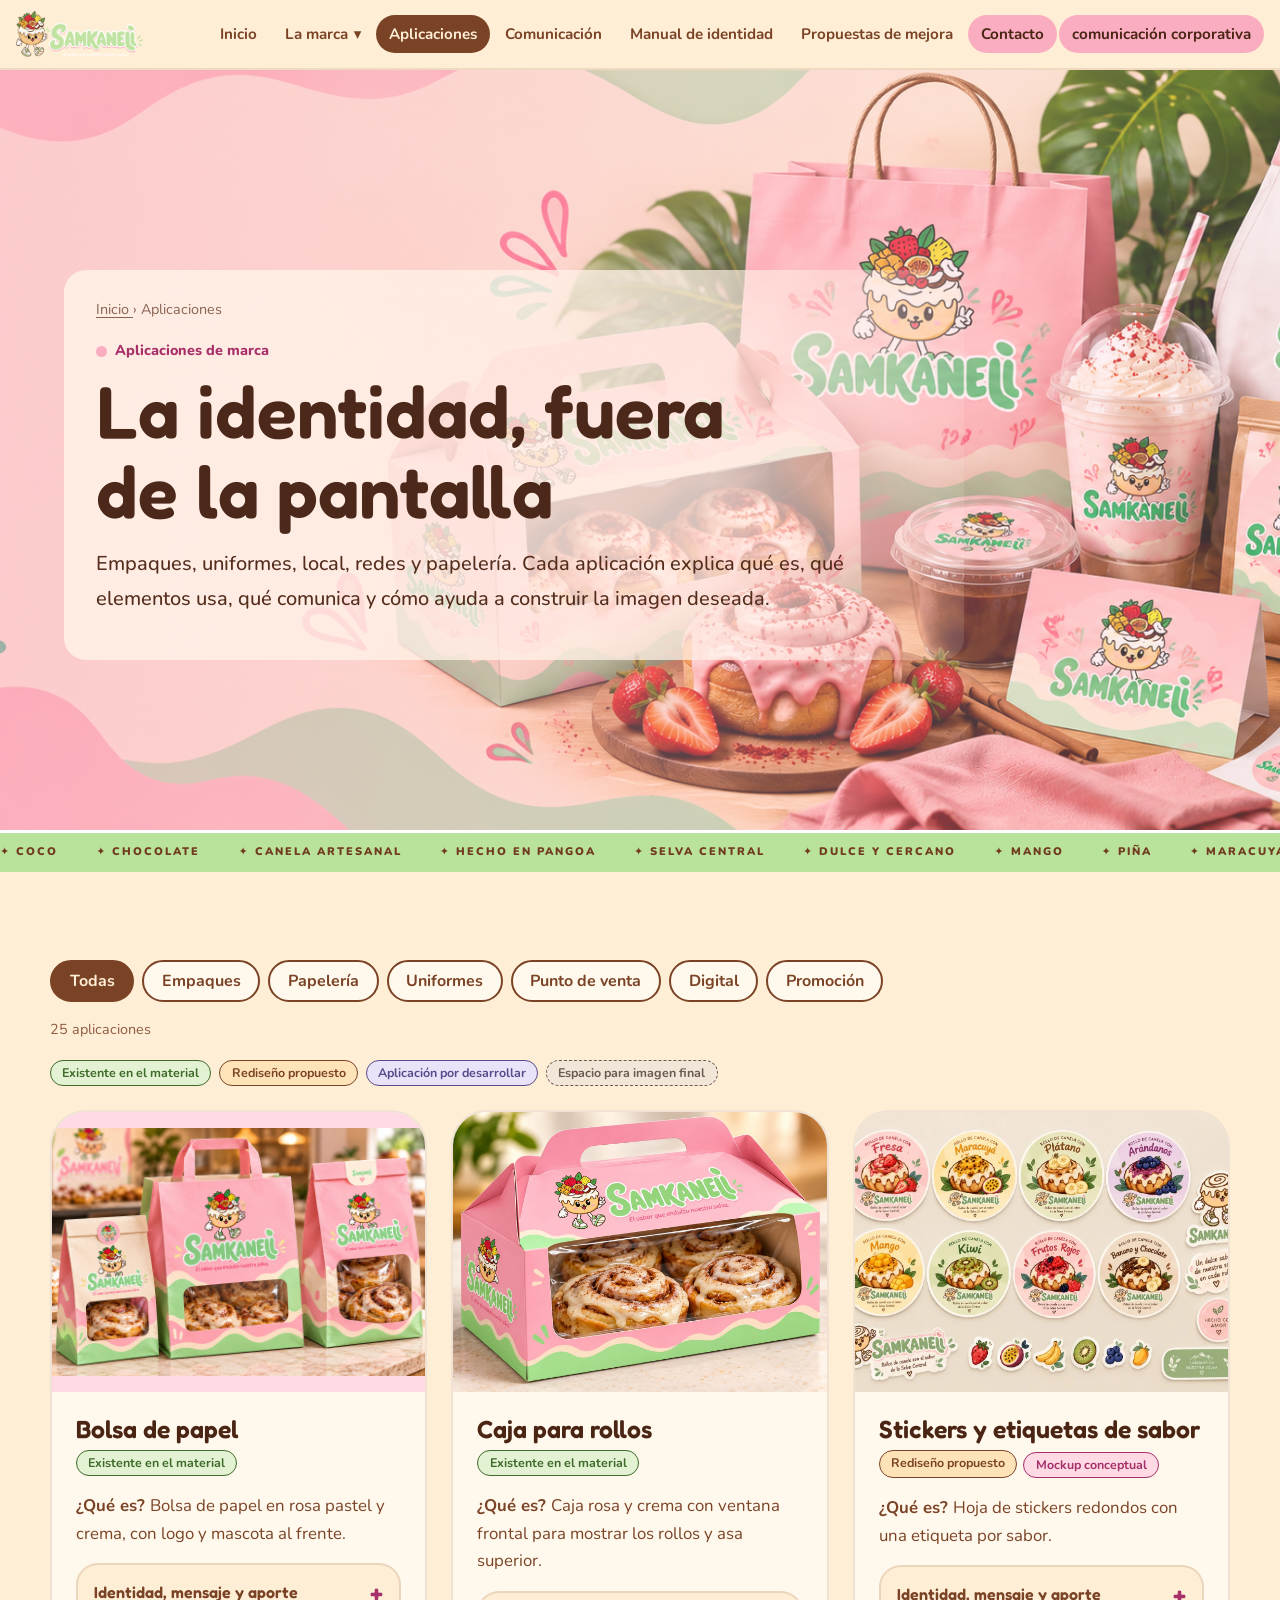
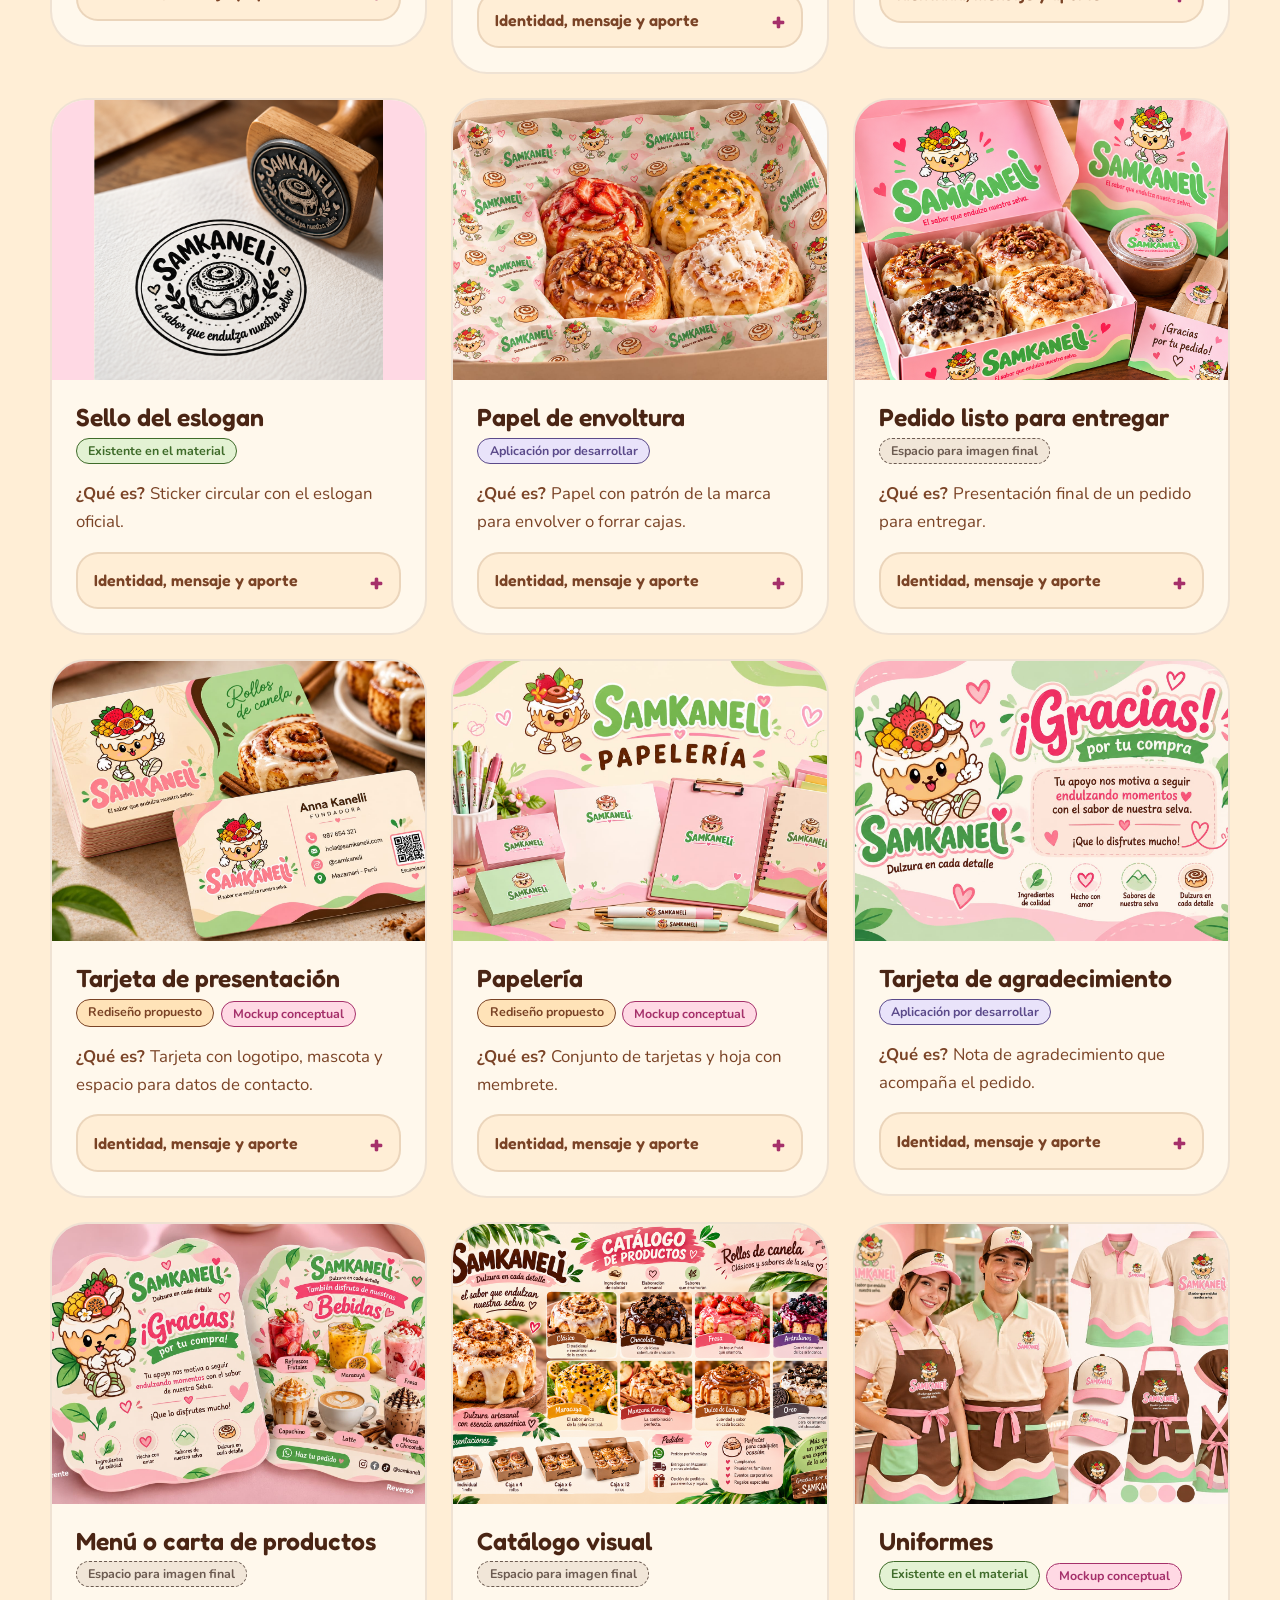
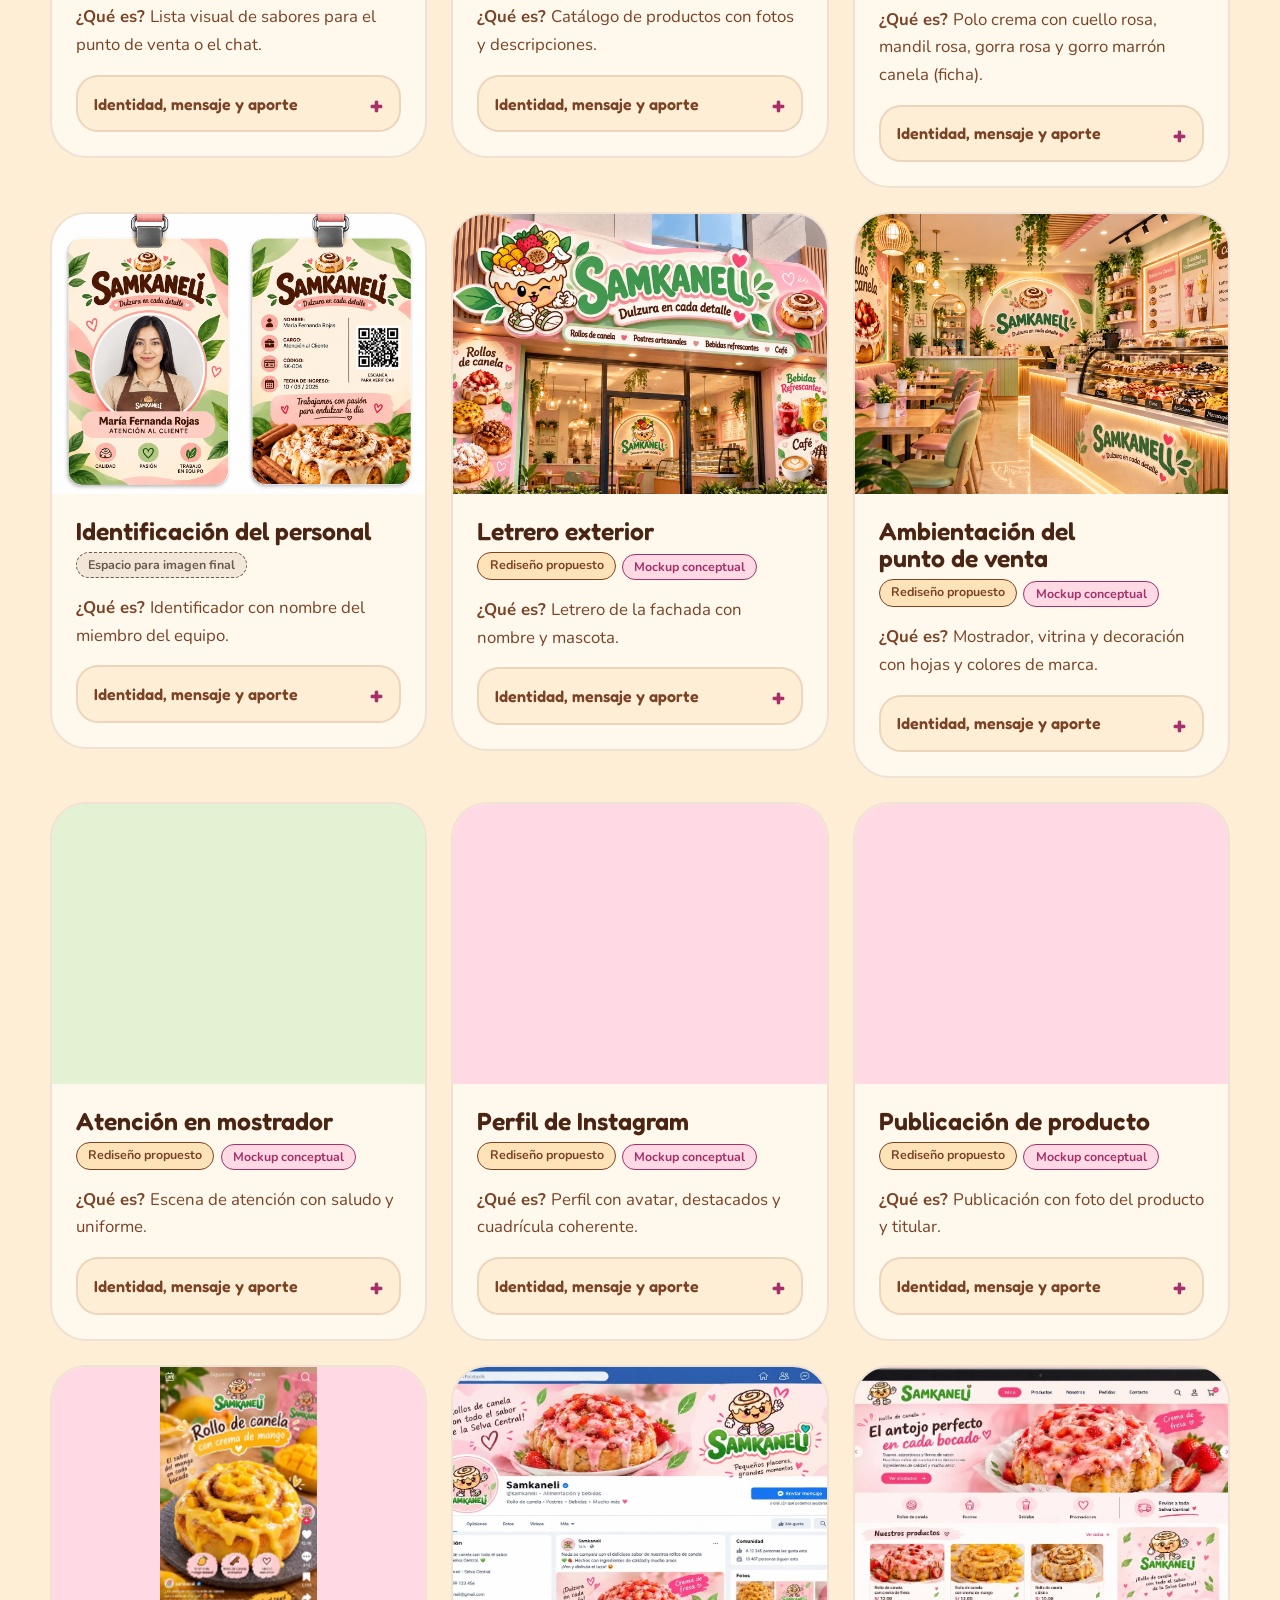
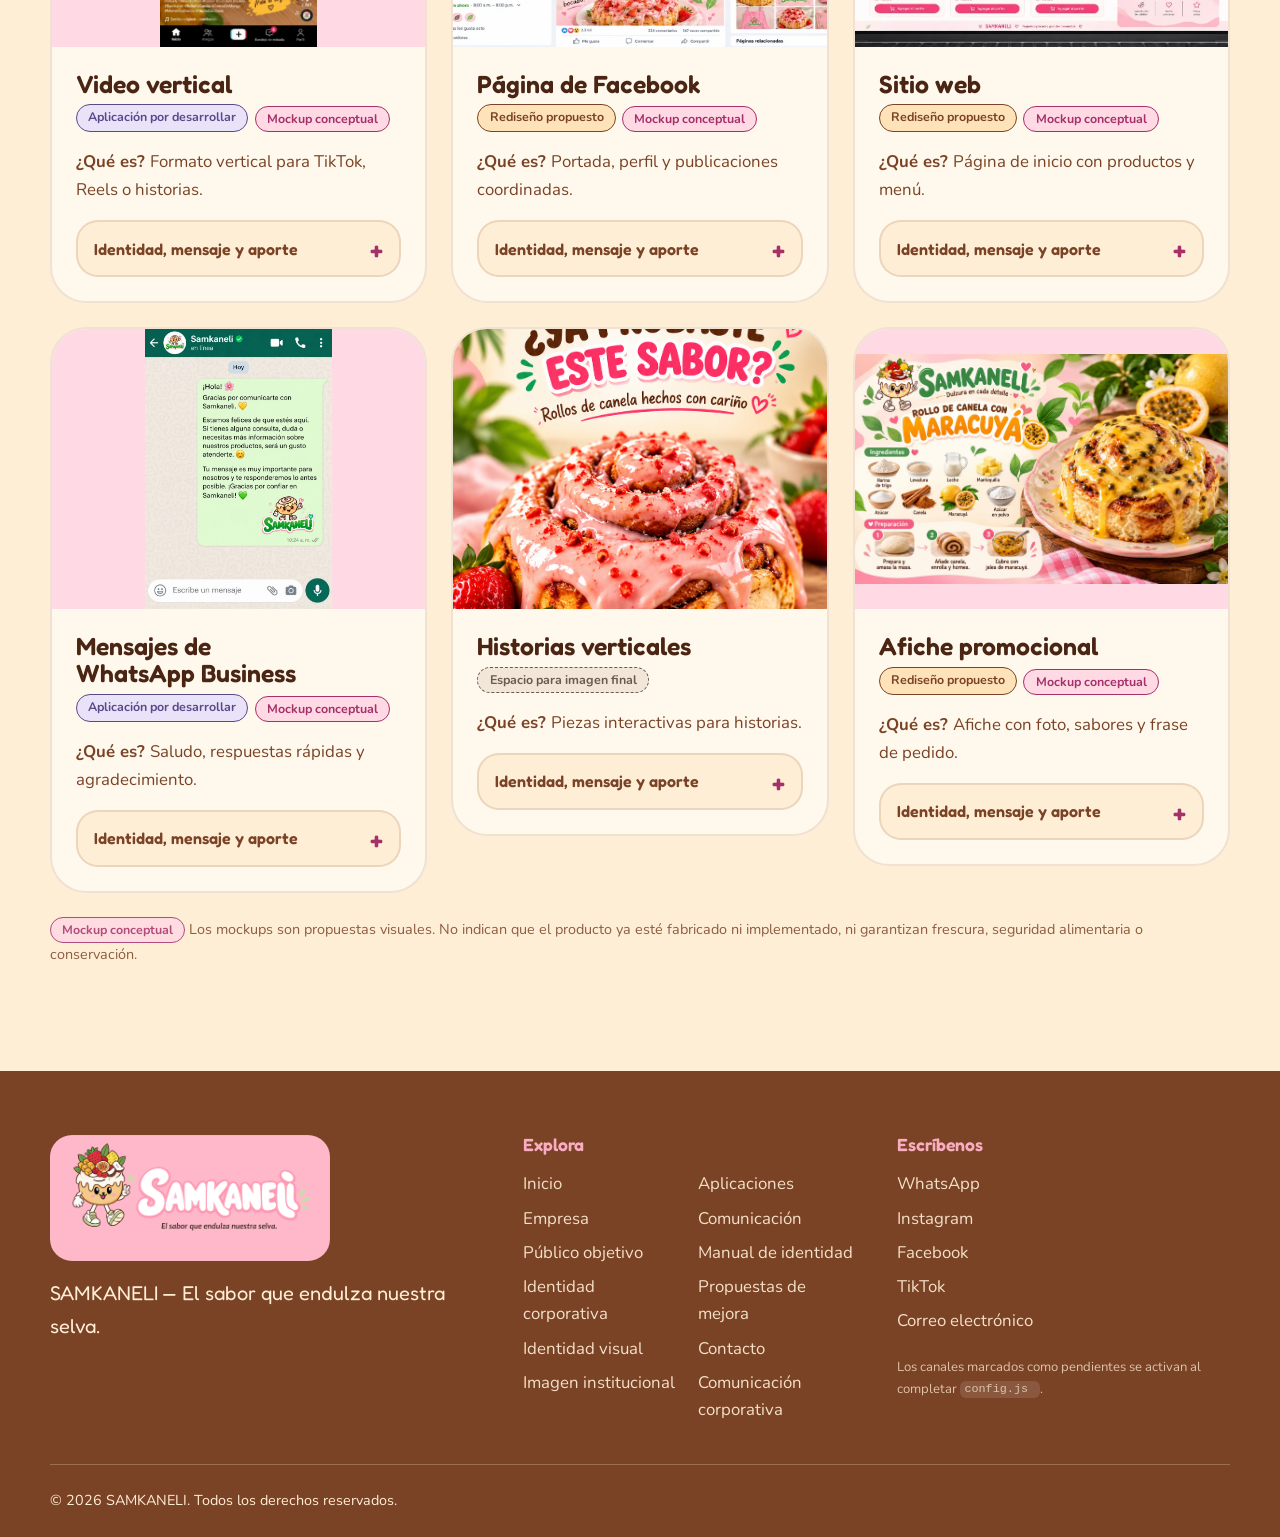
<file: aplicaciones/aplicaciones.html>
<!DOCTYPE html>
<html lang="es">
 <head>
  <meta charset="utf-8"/>
  <meta content="width=device-width, initial-scale=1" name="viewport"/>
  <title>
   Aplicaciones | SAMKANELI, empaques, uniformes, redes y m&aacute;s
  </title>
  <meta content="C&oacute;mo se aplica la identidad de SAMKANELI en bolsas, cajas, stickers, uniformes, local, redes sociales y papeler&iacute;a. Mockups conceptuales." name="description"/>
  <meta content="#FFEED6" name="theme-color"/>
  <meta content="Aplicaciones | SAMKANELI, empaques, uniformes, redes y m&aacute;s" property="og:title"/>
  <meta content="C&oacute;mo se aplica la identidad de SAMKANELI en bolsas, cajas, stickers, uniformes, local, redes sociales y papeler&iacute;a. Mockups conceptuales." property="og:description"/>
  <meta content="website" property="og:type"/>
  <link href="../img/mascota/mascota.png" rel="icon" type="image/png"/>
  <link href="https://fonts.googleapis.com" rel="preconnect"/>
  <link crossorigin="" href="https://fonts.gstatic.com" rel="preconnect"/>
  <!-- Fuentes opcionales: si no hay internet se usa la pila de respaldo definida en global.css -->
  <link href="https://fonts.googleapis.com/css2?family=Fredoka:wght@500;600;700&amp;family=Nunito:wght@400;600;700;800&amp;display=swap" rel="stylesheet"/>
  <link href="../global.css" rel="stylesheet"/>
  <link href="../aplicaciones/aplicaciones.css" rel="stylesheet"/>
  <script>
   document.documentElement.classList.add("js")
  </script>
 </head>
 <body data-page="aplicaciones">
  <a class="skip" href="#contenido">
   Saltar al contenido
  </a>
  <header class="site-header">
   <div class="bar">
    <a aria-label="SAMKANELI, ir al inicio" class="brand" href="../index.html">
     <img alt="SAMKANELI, el sabor que endulza nuestra selva" height="433" src="../img/logo/imagotipo-transparente.png" width="1200"/>
    </a>
    <button aria-controls="menu" aria-expanded="false" aria-label="Abrir men&uacute;" class="nav-toggle" type="button">
     <span>
     </span>
     <span>
     </span>
     <span>
     </span>
    </button>
    <nav aria-label="Navegaci&oacute;n principal" class="nav" id="menu">
     <ul>
      <li>
       <a href="../index.html">
        Inicio
       </a>
      </li>
      <li class="has-sub">
       <button aria-expanded="false" aria-haspopup="true" class="sub-btn" type="button">
        La marca
        <span aria-hidden="true">
         &dtrif;
        </span>
       </button>
       <ul class="sub">
        <li>
         <a href="../empresa/empresa.html">
          Empresa
         </a>
        </li>
        <li>
         <a href="../publico-objetivo/publico-objetivo.html">
          P&uacute;blico objetivo
         </a>
        </li>
        <li>
         <a href="../identidad-corporativa/identidad-corporativa.html">
          Identidad corporativa
         </a>
        </li>
        <li>
         <a href="../identidad-visual/identidad-visual.html">
          Identidad visual
         </a>
        </li>
        <li>
         <a href="../imagen-institucional/imagen-institucional.html">
          Imagen institucional
         </a>
        </li>
       </ul>
      </li>
      <li>
       <a aria-current="page" href="../aplicaciones/aplicaciones.html">
        Aplicaciones
       </a>
      </li>
      <li>
       <a href="../comunicacion/comunicacion.html">
        Comunicaci&oacute;n
       </a>
      </li>
      <li>
       <a href="../manual-identidad/manual-identidad.html">
        Manual de identidad
       </a>
      </li>
      <li>
       <a href="../propuestas/propuestas.html">
        Propuestas de mejora
       </a>
      </li>
      <li>
       <a class="nav-cta" href="../contacto/contacto.html">
        Contacto
       </a>
      </li>
      <li>
        <a href="../comunicación-corporativa/comunicación-corporativa.html" class="nav-cta">
comunicación corporativa
        </a>
      </li>
     </ul>
    </nav>
   </div>

  </header>
  <main id="contenido">
   <section class="pagehead">
    <div class="wrap split">
     <div>
      <p class="crumbs">
       <a href="../index.html">
        Inicio
       </a>
       &rsaquo; Aplicaciones
      </p>
      <p class="eyebrow">
       Aplicaciones de marca
      </p>
      <h1>
       La identidad, fuera de la pantalla
      </h1>
      <p class="lead">
       Empaques, uniformes, local, redes y papeler&iacute;a. Cada aplicaci&oacute;n explica qu&eacute; es, qu&eacute; elementos usa, qu&eacute; comunica y c&oacute;mo ayuda a construir la imagen deseada.
      </p>
     </div>
    

<div class="pagehead-visual pagehead-fondo" aria-hidden="true">
  <img
    src="../img/mockups/fondo-aplicaciones.png"
    alt="Imagen decorativa de rollos de canela de SAMKANELI"
  >
</div>
   </section>

   <div class="franja-sabores" aria-label="Sabores e identidad de SAMKANELI">
    <div class="franja-sabores-pista">
      <span>✦ COCO</span><span>✦ CHOCOLATE</span><span>✦ CANELA ARTESANAL</span>
      <span>✦ HECHO EN PANGOA</span><span>✦ SELVA CENTRAL</span><span>✦ DULCE Y CERCANO</span>
      <span>✦ MANGO</span><span>✦ PIÑA</span><span>✦ MARACUYÁ</span><span>✦ CAMU CAMU</span>
      <span>✦ COCO</span><span>✦ CHOCOLATE</span><span>✦ CANELA ARTESANAL</span>
      <span>✦ HECHO EN PANGOA</span><span>✦ SELVA CENTRAL</span><span>✦ DULCE Y CERCANO</span>
      <span>✦ MANGO</span><span>✦ PIÑA</span><span>✦ MARACUYÁ</span><span>✦ CAMU CAMU</span>
    </div>
  </div>
  
   <section class="sec" id="galeria">
    <div class="wrap">
     <div aria-label="Filtrar aplicaciones por categor&iacute;a" class="filters" data-filter-group="#apps-grid" role="group">
      <button aria-pressed="true" class="chip" data-filter="todas" type="button">
       Todas
      </button>
      <button aria-pressed="false" class="chip" data-filter="empaque" type="button">
       Empaques
      </button>
      <button aria-pressed="false" class="chip" data-filter="papeleria" type="button">
       Papeler&iacute;a
      </button>
      <button aria-pressed="false" class="chip" data-filter="uniformes" type="button">
       Uniformes
      </button>
      <button aria-pressed="false" class="chip" data-filter="local" type="button">
       Punto de venta
      </button>
      <button aria-pressed="false" class="chip" data-filter="digital" type="button">
       Digital
      </button>
      <button aria-pressed="false" class="chip" data-filter="promo" type="button">
       Promoci&oacute;n
      </button>
     </div>
     <p aria-live="polite" class="muted" data-filter-count="">
      25 aplicaciones
     </p>
     <ul class="legend-s">
      <li>
       <span class="badge b-existente">
        Existente en el material
       </span>
      </li>
      <li>
       <span class="badge b-redisenio">
        Redise&ntilde;o propuesto
       </span>
      </li>
      <li>
       <span class="badge b-desarrollar">
        Aplicaci&oacute;n por desarrollar
       </span>
      </li>
      <li>
       <span class="badge b-espacio">
        Espacio para imagen final
       </span>
      </li>
     </ul>
     <div class="apps" id="apps-grid">
      <article class="app" data-cat="empaque">
       <div class="app-media">
        <img alt="Mockup de bolsa de papel rosa y crema con el logotipo y la mascota" class="fit-contain" data-caption="Bolsa de papel. Bolsa de papel en rosa pastel y crema, con logo y mascota al frente." data-group="apps" data-lightbox="" decoding="async" height="1067" loading="lazy" src="../img/mockups/bolsa-papel.jpeg" width="1000"/>
       </div>
       <div class="app-body">
        <h3>
         Bolsa de papel
        </h3>
        <p class="app-st">
         <span class="badge b-existente">
          Existente en el material
         </span>
        </p>
        <p>
         <strong>
          &iquest;Qu&eacute; es?
         </strong>
         Bolsa de papel en rosa pastel y crema, con logo y mascota al frente.
        </p>
        <details class="acc">
         <summary>
          Identidad, mensaje y aporte
         </summary>
         <div>
          <p>
           <strong>
            Elementos de identidad:
           </strong>
           Logotipo, mascota, rosa y crema, hojas y corazones verdes y rosas.
          </p>
          <p>
           <strong>
            Qu&eacute; comunica:
           </strong>
           Dulzura y un toque natural.
          </p>
          <p>
           <strong>
            C&oacute;mo contribuye a la percepci&oacute;n deseada:
           </strong>
           Hace reconocible la marca desde la entrega del producto.
          </p>
         </div>
        </details>
       </div>
    
      </article>
      <article class="app" data-cat="empaque">
       <div class="app-media">
        <img alt="Mockup de caja rosa con ventana frontal y asa para rollos de canela" class="fit-cover" data-caption="Caja para rollos. Caja rosa y crema con ventana frontal para mostrar los rollos y asa superior." data-group="apps" data-lightbox="" decoding="async" height="866" loading="lazy" src="../img/mockups/caja-rollos.jpeg" width="1300"/>
       </div>
       <div class="app-body">
        <h3>
         Caja para rollos
        </h3>
        <p class="app-st">
         <span class="badge b-existente">
          Existente en el material
         </span>
        </p>
        <p>
         <strong>
          &iquest;Qu&eacute; es?
         </strong>
         Caja rosa y crema con ventana frontal para mostrar los rollos y asa superior.
        </p>
        <details class="acc">
         <summary>
          Identidad, mensaje y aporte
         </summary>
         <div>
          <p>
           <strong>
            Elementos de identidad:
           </strong>
           Logotipo, mascota, paleta y hojas.
          </p>
          <p>
           <strong>
            Qu&eacute; comunica:
           </strong>
           Antojo (se ven los rollos) y cuidado.
          </p>
          <p>
           <strong>
            C&oacute;mo contribuye a la percepci&oacute;n deseada:
           </strong>
           Refuerza el reconocimiento al entregar. No garantiza conservaci&oacute;n ni seguridad alimentaria.
          </p>
         </div>
        </details>
       </div>
      </article>
      <article class="app" data-cat="empaque">
       <div class="app-media">
        <img alt="Hoja de stickers circulares con etiquetas de distintos sabores y frutas" class="fit-cover" data-caption="Stickers y etiquetas de sabor. Hoja de stickers redondos con una etiqueta por sabor." data-group="apps" data-lightbox="" decoding="async" height="866" loading="lazy" src="../img/mockups/stickers-etiquetas.webp" width="1300"/>
       </div>
       <div class="app-body">
        <h3>
         Stickers y etiquetas de sabor
        </h3>
        <p class="app-st">
         <span class="badge b-redisenio">
          Redise&ntilde;o propuesto
         </span>
         <span class="mk">
          <span class="badge b-mockup">
           Mockup conceptual
          </span>
         </span>
        </p>
        <p>
         <strong>
          &iquest;Qu&eacute; es?
         </strong>
         Hoja de stickers redondos con una etiqueta por sabor.
        </p>
        <details class="acc">
         <summary>
          Identidad, mensaje y aporte
         </summary>
         <div>
          <p>
           <strong>
            Elementos de identidad:
           </strong>
           Mascota, colores por fruta, tipograf&iacute;a redondeada y frutas ilustradas.
          </p>
          <p>
           <strong>
            Qu&eacute; comunica:
           </strong>
           Variedad y creatividad.
          </p>
          <p>
           <strong>
            C&oacute;mo contribuye a la percepci&oacute;n deseada:
           </strong>
           Diferencia cada sabor y cierra el empaque con la identidad.
          </p>
         </div>
        </details>
       </div>
      </article>
      <article class="app" data-cat="empaque">
       <div class="app-media">
        <img alt="Sello circular rosa con el eslogan El sabor que endulza nuestra selva" class="fit-contain" data-caption="Sello del eslogan. Sticker circular con el eslogan oficial." data-group="apps" data-lightbox="" decoding="async" height="900" loading="lazy" src="../img/mockups/sello.png" width="900"/>
       </div>
       <div class="app-body">
        <h3>
         Sello del eslogan
        </h3>
        <p class="app-st">
         <span class="badge b-existente">
          Existente en el material
         </span>
        </p>
        <p>
         <strong>
          &iquest;Qu&eacute; es?
         </strong>
         Sticker circular con el eslogan oficial.
        </p>
        <details class="acc">
         <summary>
          Identidad, mensaje y aporte
         </summary>
         <div>
          <p>
           <strong>
            Elementos de identidad:
           </strong>
           Tipograf&iacute;a redondeada, rosa, marr&oacute;n y corazones.
          </p>
          <p>
           <strong>
            Qu&eacute; comunica:
           </strong>
           Calidez y mensaje de marca.
          </p>
          <p>
           <strong>
            C&oacute;mo contribuye a la percepci&oacute;n deseada:
           </strong>
           Sirve de sello de cierre y refuerza el eslogan.
          </p>
         </div>
        </details>
       </div>
      </article>
      <article class="app" data-cat="empaque">
       <div class="app-media">
      
<img
  src="../img/mockups/envultura.jpeg"
  alt="Catálogo visual de SAMKANELI con fotografías de los sabores"
  width="1300"
  height="866"
  loading="lazy"
  decoding="async"
  class="fit-cover"
  data-lightbox
  data-group="apps"
  data-caption="Catálogo visual de SAMKANELI"
>

       </div>
       <div class="app-body">
        <h3>
         Papel de envoltura
        </h3>
        <p class="app-st">
         <span class="badge b-desarrollar">
          Aplicaci&oacute;n por desarrollar
         </span>
        </p>
        <p>
         <strong>
          &iquest;Qu&eacute; es?
         </strong>
         Papel con patr&oacute;n de la marca para envolver o forrar cajas.
        </p>
        <details class="acc">
         <summary>
          Identidad, mensaje y aporte
         </summary>
         <div>
          <p>
           <strong>
            Elementos de identidad:
           </strong>
           Mascota, hojas, espirales y paleta.
          </p>
          <p>
           <strong>
            Qu&eacute; comunica:
           </strong>
           Detalle y cuidado.
          </p>
          <p>
           <strong>
            C&oacute;mo contribuye a la percepci&oacute;n deseada:
           </strong>
           Hace memorable el momento de abrir el pedido.
          </p>
         </div>
        </details>
       </div>
      </article>
      <article class="app" data-cat="empaque">
       <div class="app-media">
     <img
  src="../img/mockups/paquete.png"
  alt="Catálogo visual de SAMKANELI con fotografías de los sabores"
  width="1300"
  height="866"
  loading="lazy"
  decoding="async"
  class="fit-cover"
  data-lightbox
  data-group="apps"
  data-caption="Catálogo visual de SAMKANELI"
>

       </div>
       <div class="app-body">
        <h3>
         Pedido listo para entregar
        </h3>
        <p class="app-st">
         <span class="badge b-espacio">
          Espacio para imagen final
         </span>
        </p>
        <p>
         <strong>
          &iquest;Qu&eacute; es?
         </strong>
         Presentaci&oacute;n final de un pedido para entregar.
        </p>
        <details class="acc">
         <summary>
          Identidad, mensaje y aporte
         </summary>
         <div>
          <p>
           <strong>
            Elementos de identidad:
           </strong>
           Todos los elementos de empaque juntos.
          </p>
          <p>
           <strong>
            Qu&eacute; comunica:
           </strong>
           Orden y atenci&oacute;n al detalle.
          </p>
          <p>
           <strong>
            C&oacute;mo contribuye a la percepci&oacute;n deseada:
           </strong>
           Muestra la coherencia del conjunto.
          </p>
         </div>
        </details>
       </div>
      </article>
      <article class="app" data-cat="papeleria">
       <div class="app-media">
        <img alt="Tarjetas de presentaci&oacute;n crema y verde con la mascota y datos de contacto" class="fit-cover" data-caption="Tarjeta de presentaci&oacute;n. Tarjeta con logotipo, mascota y espacio para datos de contacto." data-group="apps" data-lightbox="" decoding="async" height="731" loading="lazy" src="../img/mockups/tarjeta-presentacion.jpeg" width="1097"/>
       </div>
       <div class="app-body">
        <h3>
         Tarjeta de presentaci&oacute;n
        </h3>
        <p class="app-st">
         <span class="badge b-redisenio">
          Redise&ntilde;o propuesto
         </span>
         <span class="mk">
          <span class="badge b-mockup">
           Mockup conceptual
          </span>
         </span>
        </p>
        <p>
         <strong>
          &iquest;Qu&eacute; es?
         </strong>
         Tarjeta con logotipo, mascota y espacio para datos de contacto.
        </p>
        <details class="acc">
         <summary>
          Identidad, mensaje y aporte
         </summary>
         <div>
          <p>
           <strong>
            Elementos de identidad:
           </strong>
           Logotipo, mascota, crema y verde.
          </p>
          <p>
           <strong>
            Qu&eacute; comunica:
           </strong>
           Cercan&iacute;a y orden.
          </p>
          <p>
           <strong>
            C&oacute;mo contribuye a la percepci&oacute;n deseada:
           </strong>
           Facilita el recuerdo y el contacto. Los datos de la tarjeta son de ejemplo.
          </p>
         </div>
        </details>
       </div>
      </article>
      <article class="app" data-cat="papeleria">
       <div class="app-media">
        <img alt="Tarjetas, hoja membretada y portapapeles con la identidad de SAMKANELI" class="fit-cover" data-caption="Papeler&iacute;a. Conjunto de tarjetas y hoja con membrete." data-group="apps" data-lightbox="" decoding="async" height="1024" loading="lazy" src="../img/mockups/papeleria.jpeg" width="1536"/>
       </div>
       <div class="app-body">
        <h3>
         Papeler&iacute;a
        </h3>
        <p class="app-st">
         <span class="badge b-redisenio">
          Redise&ntilde;o propuesto
         </span>
         <span class="mk">
          <span class="badge b-mockup">
           Mockup conceptual
          </span>
         </span>
        </p>
        <p>
         <strong>
          &iquest;Qu&eacute; es?
         </strong>
         Conjunto de tarjetas y hoja con membrete.
        </p>
        <details class="acc">
         <summary>
          Identidad, mensaje y aporte
         </summary>
         <div>
          <p>
           <strong>
            Elementos de identidad:
           </strong>
           Logotipo, mascota, ondas rosa y verde.
          </p>
          <p>
           <strong>
            Qu&eacute; comunica:
           </strong>
           Profesionalismo c&aacute;lido.
          </p>
          <p>
           <strong>
            C&oacute;mo contribuye a la percepci&oacute;n deseada:
           </strong>
           Mantiene la identidad en documentos y tr&aacute;mites.
          </p>
         </div>
        </details>
       </div>
      </article>
      <article class="app" data-cat="papeleria">
       <div class="app-media">
        <img
  src="../img/mockups/tarjeta.jpeg"
  alt="Catálogo visual de SAMKANELI con fotografías de los sabores"
  width="1300"
  height="866"
  loading="lazy"
  decoding="async"
  class="fit-cover"
  data-lightbox
  data-group="apps"
  data-caption="Catálogo visual de SAMKANELI"
>

       </div>
       <div class="app-body">
        <h3>
         Tarjeta de agradecimiento
        </h3>
        <p class="app-st">
         <span class="badge b-desarrollar">
          Aplicaci&oacute;n por desarrollar
         </span>
        </p>
        <p>
         <strong>
          &iquest;Qu&eacute; es?
         </strong>
         Nota de agradecimiento que acompa&ntilde;a el pedido.
        </p>
        <details class="acc">
         <summary>
          Identidad, mensaje y aporte
         </summary>
         <div>
          <p>
           <strong>
            Elementos de identidad:
           </strong>
           Mascota, eslogan y paleta.
          </p>
          <p>
           <strong>
            Qu&eacute; comunica:
           </strong>
           Gratitud y cercan&iacute;a.
          </p>
          <p>
           <strong>
            C&oacute;mo contribuye a la percepci&oacute;n deseada:
           </strong>
           Crea un v&iacute;nculo y ayuda a que se recuerde la marca.
          </p>
         </div>
        </details>
       </div>
      </article>
      <article class="app" data-cat="papeleria">
       <div class="app-media">
      <img
  src="../img/mockups/carta.jpeg"
  alt="Catálogo visual de SAMKANELI con fotografías de los sabores"
  width="1300"
  height="866"
  loading="lazy"
  decoding="async"
  class="fit-cover"
  data-lightbox
  data-group="apps"
  data-caption="Catálogo visual de SAMKANELI"
>

       </div>
       <div class="app-body">
        <h3>
         Men&uacute; o carta de productos
        </h3>
        <p class="app-st">
         <span class="badge b-espacio">
          Espacio para imagen final
         </span>
        </p>
        <p>
         <strong>
          &iquest;Qu&eacute; es?
         </strong>
         Lista visual de sabores para el punto de venta o el chat.
        </p>
        <details class="acc">
         <summary>
          Identidad, mensaje y aporte
         </summary>
         <div>
          <p>
           <strong>
            Elementos de identidad:
           </strong>
           Fotograf&iacute;a, tipograf&iacute;a redondeada y etiquetas de sabor.
          </p>
          <p>
           <strong>
            Qu&eacute; comunica:
           </strong>
           Claridad y antojo.
          </p>
          <p>
           <strong>
            C&oacute;mo contribuye a la percepci&oacute;n deseada:
           </strong>
           Ayuda a elegir sin complicaciones.
          </p>
         </div>
        </details>
       </div>
      </article>
      <article class="app" data-cat="papeleria">
       <div class="app-media">
     
<img
  src="../img/mockups/catalogo.png"
  alt="Catálogo visual de SAMKANELI con fotografías de los sabores"
  width="1300"
  height="866"
  loading="lazy"
  decoding="async"
  class="fit-cover"
  data-lightbox
  data-group="apps"
  data-caption="Catálogo visual de SAMKANELI"
>

       </div>
       <div class="app-body">
        <h3>
         Cat&aacute;logo visual
        </h3>
        <p class="app-st">
         <span class="badge b-espacio">
          Espacio para imagen final
         </span>
        </p>
        <p>
         <strong>
          &iquest;Qu&eacute; es?
         </strong>
         Cat&aacute;logo de productos con fotos y descripciones.
        </p>
        <details class="acc">
         <summary>
          Identidad, mensaje y aporte
         </summary>
         <div>
          <p>
           <strong>
            Elementos de identidad:
           </strong>
           Fotograf&iacute;a gastron&oacute;mica, paleta y etiquetas.
          </p>
          <p>
           <strong>
            Qu&eacute; comunica:
           </strong>
           Orden y variedad.
          </p>
          <p>
           <strong>
            C&oacute;mo contribuye a la percepci&oacute;n deseada:
           </strong>
           Facilita consultar y decidir.
          </p>
         </div>
        </details>
       </div>
      </article>
      <article class="app" data-cat="uniformes">
       <div class="app-media">
        <img alt="Polo crema, mandil rosa, gorra rosa y gorro de cocina marr&oacute;n con el logotipo" class="fit-cover" data-caption="Uniformes. Polo crema con cuello rosa, mandil rosa, gorra rosa y gorro marr&oacute;n canela (ficha)." data-group="apps" data-lightbox="" decoding="async" height="614" loading="lazy" src="../img/mockups/uniformes.jpeg" width="1092"/>
       </div>
       <div class="app-body">
        <h3>
         Uniformes
        </h3>
        <p class="app-st">
         <span class="badge b-existente">
          Existente en el material
         </span>
         <span class="mk">
          <span class="badge b-mockup">
           Mockup conceptual
          </span>
         </span>
        </p>
        <p>
         <strong>
          &iquest;Qu&eacute; es?
         </strong>
         Polo crema con cuello rosa, mandil rosa, gorra rosa y gorro marr&oacute;n canela (ficha).
        </p>
        <details class="acc">
         <summary>
          Identidad, mensaje y aporte
         </summary>
         <div>
          <p>
           <strong>
            Elementos de identidad:
           </strong>
           Logotipo, mascota, crema, rosa y marr&oacute;n.
          </p>
          <p>
           <strong>
            Qu&eacute; comunica:
           </strong>
           Equipo coordinado y amable.
          </p>
          <p>
           <strong>
            C&oacute;mo contribuye a la percepci&oacute;n deseada:
           </strong>
           Identifica al personal y proyecta una imagen unificada.
          </p>
         </div>
        </details>
       </div>
      </article>
      <article class="app" data-cat="uniformes">
       <div class="app-media">
        <img
  src="../img/mockups/identificacion.png"
  alt="Catálogo visual de SAMKANELI con fotografías de los sabores"
  width="1300"
  height="866"
  loading="lazy"
  decoding="async"
  class="fit-cover"
  data-lightbox
  data-group="apps"
  data-caption="Catálogo visual de SAMKANELI"
>

       </div>
       <div class="app-body">
        <h3>
         Identificaci&oacute;n del personal
        </h3>
        <p class="app-st">
         <span class="badge b-espacio">
          Espacio para imagen final
         </span>
        </p>
        <p>
         <strong>
          &iquest;Qu&eacute; es?
         </strong>
         Identificador con nombre del miembro del equipo.
        </p>
        <details class="acc">
         <summary>
          Identidad, mensaje y aporte
         </summary>
         <div>
          <p>
           <strong>
            Elementos de identidad:
           </strong>
           Mascota y tipograf&iacute;a redondeada.
          </p>
          <p>
           <strong>
            Qu&eacute; comunica:
           </strong>
           Cercan&iacute;a y confianza.
          </p>
          <p>
           <strong>
            C&oacute;mo contribuye a la percepci&oacute;n deseada:
           </strong>
           Permite que el cliente sepa con qui&eacute;n habla.
          </p>
         </div>
        </details>
       </div>
      </article>
      <article class="app" data-cat="local">
       <div class="app-media">
        <img alt="Mockup de fachada con letrero rosa y verde con el nombre y la mascota" class="fit-cover" data-caption="Letrero exterior. Letrero de la fachada con nombre y mascota." data-group="apps" data-lightbox="" decoding="async" height="642" loading="lazy" src="../img/mockups/local-interior.jpeg" width="1280"/>
       </div>
       <div class="app-body">
        <h3>
         Letrero exterior
        </h3>
        <p class="app-st">
         <span class="badge b-redisenio">
          Redise&ntilde;o propuesto
         </span>
         <span class="mk">
          <span class="badge b-mockup">
           Mockup conceptual
          </span>
         </span>
        </p>
        <p>
         <strong>
          &iquest;Qu&eacute; es?
         </strong>
         Letrero de la fachada con nombre y mascota.
        </p>
        <details class="acc">
         <summary>
          Identidad, mensaje y aporte
         </summary>
         <div>
          <p>
           <strong>
            Elementos de identidad:
           </strong>
           Logotipo, rosa, verde y hojas.
          </p>
          <p>
           <strong>
            Qu&eacute; comunica:
           </strong>
           Presencia y alegr&iacute;a.
          </p>
          <p>
           <strong>
            C&oacute;mo contribuye a la percepci&oacute;n deseada:
           </strong>
           Hace reconocible el local desde la calle. Mockup: no hay local confirmado.
          </p>
         </div>
        </details>
       </div>
      </article>
      <article class="app" data-cat="local">
       <div class="app-media">
        <img alt="Mockup de interior de pasteler&iacute;a con mostrador y decoraci&oacute;n rosa y verde" class="fit-cover" data-caption="Ambientaci&oacute;n del punto de venta. Mostrador, vitrina y decoraci&oacute;n con hojas y colores de marca." data-group="apps" data-lightbox="" decoding="async" height="914" loading="lazy" src="../img/mockups/local.png" width="1000"/>
       </div>
       <div class="app-body">
        <h3>
         Ambientaci&oacute;n del punto de venta
        </h3>
        <p class="app-st">
         <span class="badge b-redisenio">
          Redise&ntilde;o propuesto
         </span>
         <span class="mk">
          <span class="badge b-mockup">
           Mockup conceptual
          </span>
         </span>
        </p>
        <p>
         <strong>
          &iquest;Qu&eacute; es?
         </strong>
         Mostrador, vitrina y decoraci&oacute;n con hojas y colores de marca.
        </p>
        <details class="acc">
         <summary>
          Identidad, mensaje y aporte
         </summary>
         <div>
          <p>
           <strong>
            Elementos de identidad:
           </strong>
           Paleta, hojas, mascota y se&ntilde;alizaci&oacute;n.
          </p>
          <p>
           <strong>
            Qu&eacute; comunica:
           </strong>
           Calidez y orden.
          </p>
          <p>
           <strong>
            C&oacute;mo contribuye a la percepci&oacute;n deseada:
           </strong>
           Traslada la identidad al espacio. Mockup conceptual.
          </p>
         </div>
        </details>
       </div>
      </article>
      <article class="app" data-cat="local">
       <div class="app-media">
        <img alt="Persona con gorra y mandil rosa saludando a una clienta frente a una vitrina de rollos" class="fit-cover" data-caption="Atenci&oacute;n en mostrador. Escena de atenci&oacute;n con saludo y uniforme." data-group="apps" data-lightbox="" decoding="async" height="1024" loading="lazy" src="../img/mockups/atencion-mostrador.webp" width="1536"/>
       </div>
       <div class="app-body">
        <h3>
         Atenci&oacute;n en mostrador
        </h3>
        <p class="app-st">
         <span class="badge b-redisenio">
          Redise&ntilde;o propuesto
         </span>
         <span class="mk">
          <span class="badge b-mockup">
           Mockup conceptual
          </span>
         </span>
        </p>
        <p>
         <strong>
          &iquest;Qu&eacute; es?
         </strong>
         Escena de atenci&oacute;n con saludo y uniforme.
        </p>
        <details class="acc">
         <summary>
          Identidad, mensaje y aporte
         </summary>
         <div>
          <p>
           <strong>
            Elementos de identidad:
           </strong>
           Uniforme, mascota y mensaje de bienvenida.
          </p>
          <p>
           <strong>
            Qu&eacute; comunica:
           </strong>
           Amabilidad.
          </p>
          <p>
           <strong>
            C&oacute;mo contribuye a la percepci&oacute;n deseada:
           </strong>
           Muestra c&oacute;mo se ver&iacute;a la atenci&oacute;n cercana. Escena conceptual.
          </p>
         </div>
        </details>
       </div>
      </article>
      <article class="app" data-cat="digital">
       <div class="app-media">
        <img alt="Mockup de perfil de Instagram con avatar, destacados y publicaciones" class="fit-contain" data-caption="Perfil de Instagram. Perfil con avatar, destacados y cuadr&iacute;cula coherente." data-group="apps" data-lightbox="" decoding="async" height="1019" loading="lazy" src="../img/mockups/instagram-perfil.webp" width="824"/>
       </div>
       <div class="app-body">
        <h3>
         Perfil de Instagram
        </h3>
        <p class="app-st">
         <span class="badge b-redisenio">
          Redise&ntilde;o propuesto
         </span>
         <span class="mk">
          <span class="badge b-mockup">
           Mockup conceptual
          </span>
         </span>
        </p>
        <p>
         <strong>
          &iquest;Qu&eacute; es?
         </strong>
         Perfil con avatar, destacados y cuadr&iacute;cula coherente.
        </p>
        <details class="acc">
         <summary>
          Identidad, mensaje y aporte
         </summary>
         <div>
          <p>
           <strong>
            Elementos de identidad:
           </strong>
           Avatar, paleta y fotograf&iacute;a.
          </p>
          <p>
           <strong>
            Qu&eacute; comunica:
           </strong>
           Orden y constancia.
          </p>
          <p>
           <strong>
            C&oacute;mo contribuye a la percepci&oacute;n deseada:
           </strong>
           Hace reconocible la marca en redes. Las cifras del mockup son ilustrativas.
          </p>
         </div>
        </details>
       </div>
      </article>
      <article class="app" data-cat="digital">
       <div class="app-media">
        <img alt="Mockup de publicaci&oacute;n de Instagram con un rollo de fresa y el t&iacute;tulo Rollo de canela con sabor a fresa" class="fit-contain" data-caption="Publicaci&oacute;n de producto. Publicaci&oacute;n con foto del producto y titular." data-group="apps" data-lightbox="" decoding="async" height="965" loading="lazy" src="../img/mockups/instagram-publicacion.webp" width="644"/>
       </div>
       <div class="app-body">
        <h3>
         Publicaci&oacute;n de producto
        </h3>
        <p class="app-st">
         <span class="badge b-redisenio">
          Redise&ntilde;o propuesto
         </span>
         <span class="mk">
          <span class="badge b-mockup">
           Mockup conceptual
          </span>
         </span>
        </p>
        <p>
         <strong>
          &iquest;Qu&eacute; es?
         </strong>
         Publicaci&oacute;n con foto del producto y titular.
        </p>
        <details class="acc">
         <summary>
          Identidad, mensaje y aporte
         </summary>
         <div>
          <p>
           <strong>
            Elementos de identidad:
           </strong>
           Fotograf&iacute;a, logotipo y paleta.
          </p>
          <p>
           <strong>
            Qu&eacute; comunica:
           </strong>
           Antojo y cercan&iacute;a.
          </p>
          <p>
           <strong>
            C&oacute;mo contribuye a la percepci&oacute;n deseada:
           </strong>
           Genera curiosidad por probar.
          </p>
         </div>
        </details>
       </div>
      </article>
      <article class="app" data-cat="digital">
       <div class="app-media">
        <img alt="Mockup de video vertical con un rollo de mango y texto en pantalla" class="fit-contain" data-caption="Video vertical. Formato vertical para TikTok, Reels o historias." data-group="apps" data-lightbox="" decoding="async" height="1125" loading="lazy" src="../img/mockups/tiktok-video-vertical.webp" width="633"/>
       </div>
       <div class="app-body">
        <h3>
         Video vertical
        </h3>
        <p class="app-st">
         <span class="badge b-desarrollar">
          Aplicaci&oacute;n por desarrollar
         </span>
         <span class="mk">
          <span class="badge b-mockup">
           Mockup conceptual
          </span>
         </span>
        </p>
        <p>
         <strong>
          &iquest;Qu&eacute; es?
         </strong>
         Formato vertical para TikTok, Reels o historias.
        </p>
        <details class="acc">
         <summary>
          Identidad, mensaje y aporte
         </summary>
         <div>
          <p>
           <strong>
            Elementos de identidad:
           </strong>
           Fotograf&iacute;a, texto breve y colores.
          </p>
          <p>
           <strong>
            Qu&eacute; comunica:
           </strong>
           Alegr&iacute;a y creatividad.
          </p>
          <p>
           <strong>
            C&oacute;mo contribuye a la percepci&oacute;n deseada:
           </strong>
           Aprovecha el video corto para presentar sabores.
          </p>
         </div>
        </details>
       </div>
      </article>
      <article class="app" data-cat="digital">
       <div class="app-media">
        <img alt="Mockup de p&aacute;gina de Facebook con portada y publicaciones" class="fit-cover" data-caption="P&aacute;gina de Facebook. Portada, perfil y publicaciones coordinadas." data-group="apps" data-lightbox="" decoding="async" height="785" loading="lazy" src="../img/mockups/facebook-pagina.webp" width="1300"/>
       </div>
       <div class="app-body">
        <h3>
         P&aacute;gina de Facebook
        </h3>
        <p class="app-st">
         <span class="badge b-redisenio">
          Redise&ntilde;o propuesto
         </span>
         <span class="mk">
          <span class="badge b-mockup">
           Mockup conceptual
          </span>
         </span>
        </p>
        <p>
         <strong>
          &iquest;Qu&eacute; es?
         </strong>
         Portada, perfil y publicaciones coordinadas.
        </p>
        <details class="acc">
         <summary>
          Identidad, mensaje y aporte
         </summary>
         <div>
          <p>
           <strong>
            Elementos de identidad:
           </strong>
           Logotipo, fotograf&iacute;a y paleta.
          </p>
          <p>
           <strong>
            Qu&eacute; comunica:
           </strong>
           Presencia estable.
          </p>
          <p>
           <strong>
            C&oacute;mo contribuye a la percepci&oacute;n deseada:
           </strong>
           Mantiene la misma imagen en cada canal.
          </p>
         </div>
        </details>
       </div>
      </article>
      <article class="app" data-cat="digital">
       <div class="app-media">
        <img alt="Mockup de sitio web con un rollo de fresa y tarjetas de productos" class="fit-cover" data-caption="Sitio web. P&aacute;gina de inicio con productos y men&uacute;." data-group="apps" data-lightbox="" decoding="async" height="695" loading="lazy" src="../img/mockups/sitio-web-escritorio.webp" width="1123"/>
       </div>
       <div class="app-body">
        <h3>
         Sitio web
        </h3>
        <p class="app-st">
         <span class="badge b-redisenio">
          Redise&ntilde;o propuesto
         </span>
         <span class="mk">
          <span class="badge b-mockup">
           Mockup conceptual
          </span>
         </span>
        </p>
        <p>
         <strong>
          &iquest;Qu&eacute; es?
         </strong>
         P&aacute;gina de inicio con productos y men&uacute;.
        </p>
        <details class="acc">
         <summary>
          Identidad, mensaje y aporte
         </summary>
         <div>
          <p>
           <strong>
            Elementos de identidad:
           </strong>
           Paleta, tipograf&iacute;a y fotograf&iacute;a.
          </p>
          <p>
           <strong>
            Qu&eacute; comunica:
           </strong>
           Orden y antojo.
          </p>
          <p>
           <strong>
            C&oacute;mo contribuye a la percepci&oacute;n deseada:
           </strong>
           Concentra la informaci&oacute;n en un solo lugar.
          </p>
         </div>
        </details>
       </div>
      </article>
      <article class="app" data-cat="digital">
       <div class="app-media">
        <img alt="Mockup de conversaci&oacute;n de bienvenida por WhatsApp con la marca" class="fit-contain" data-caption="Mensajes de WhatsApp Business. Saludo, respuestas r&aacute;pidas y agradecimiento." data-group="apps" data-lightbox="" decoding="async" height="1048" loading="lazy" src="../img/mockups/whatsapp-bienvenida.webp" width="699"/>
       </div>
       <div class="app-body">
        <h3>
         Mensajes de WhatsApp Business
        </h3>
        <p class="app-st">
         <span class="badge b-desarrollar">
          Aplicaci&oacute;n por desarrollar
         </span>
         <span class="mk">
          <span class="badge b-mockup">
           Mockup conceptual
          </span>
         </span>
        </p>
        <p>
         <strong>
          &iquest;Qu&eacute; es?
         </strong>
         Saludo, respuestas r&aacute;pidas y agradecimiento.
        </p>
        <details class="acc">
         <summary>
          Identidad, mensaje y aporte
         </summary>
         <div>
          <p>
           <strong>
            Elementos de identidad:
           </strong>
           Tono amigable, emojis moderados y mascota.
          </p>
          <p>
           <strong>
            Qu&eacute; comunica:
           </strong>
           Cercan&iacute;a.
          </p>
          <p>
           <strong>
            C&oacute;mo contribuye a la percepci&oacute;n deseada:
           </strong>
           Convierte la consulta en una conversaci&oacute;n agradable. Conversaci&oacute;n de ejemplo.
          </p>
         </div>
        </details>
       </div>
      </article>
      <article class="app" data-cat="digital">
       <div class="app-media">
            <img
  src="../img/mockups/historia.png"
  alt="Catálogo visual de SAMKANELI con fotografías de los sabores"
  width="1300"
  height="866"
  loading="lazy"
  decoding="async"
  class="fit-cover"
  data-lightbox
  data-group="apps"
  data-caption="Catálogo visual de SAMKANELI"
>
       </div>
       <div class="app-body">
        <h3>
         Historias verticales
        </h3>
        <p class="app-st">
         <span class="badge b-espacio">
          Espacio para imagen final
         </span>
        </p>
        <p>
         <strong>
          &iquest;Qu&eacute; es?
         </strong>
         Piezas interactivas para historias.
        </p>
        <details class="acc">
         <summary>
          Identidad, mensaje y aporte
         </summary>
         <div>
          <p>
           <strong>
            Elementos de identidad:
           </strong>
           Fotograf&iacute;a, tipograf&iacute;a y paleta.
          </p>
          <p>
           <strong>
            Qu&eacute; comunica:
           </strong>
           Entusiasmo.
          </p>
          <p>
           <strong>
            C&oacute;mo contribuye a la percepci&oacute;n deseada:
           </strong>
           Invita a participar y a recordar la marca.
          </p>
         </div>
        </details>
       </div>
      </article>
      <article class="app" data-cat="promo">
       <div class="app-media">
        <img alt="Afiche con rollo de maracuy&aacute;, lista de sabores y llamada a pedir" class="fit-contain" data-caption="Afiche promocional. Afiche con foto, sabores y frase de pedido." data-group="apps" data-lightbox="" decoding="async" height="1031" loading="lazy" src="../img/mockups/afiche.jpeg" width="832"/>
       </div>
       <div class="app-body">
        <h3>
         Afiche promocional
        </h3>
        <p class="app-st">
         <span class="badge b-redisenio">
          Redise&ntilde;o propuesto
         </span>
         <span class="mk">
          <span class="badge b-mockup">
           Mockup conceptual
          </span>
         </span>
        </p>
        <p>
         <strong>
          &iquest;Qu&eacute; es?
         </strong>
         Afiche con foto, sabores y frase de pedido.
        </p>
        <details class="acc">
         <summary>
          Identidad, mensaje y aporte
         </summary>
         <div>
          <p>
           <strong>
            Elementos de identidad:
           </strong>
           Fotograf&iacute;a, logotipo y colores.
          </p>
          <p>
           <strong>
            Qu&eacute; comunica:
           </strong>
           Antojo.
          </p>
          <p>
           <strong>
            C&oacute;mo contribuye a la percepci&oacute;n deseada:
           </strong>
           Atrae en puntos f&iacute;sicos y digitales. Los sabores del afiche son un ejemplo.
          </p>
         </div>
        </details>
       </div>
      </article>
     </div>
     <p class="muted">
      <span class="badge b-mockup">
       Mockup conceptual
      </span>
      Los mockups son propuestas visuales. No indican que el producto ya est&eacute; fabricado ni implementado, ni garantizan frescura, seguridad alimentaria o conservaci&oacute;n.
     </p>
    </div>
  </main>
  <footer class="site-footer">
   <div class="wrap foot-grid">
    <div class="foot-brand">
     <img alt="SAMKANELI" class="foot-logo" decoding="async" height="541" loading="lazy" src="../img/logo/imagotipo-rosa-blanco.png" width="1200"/>
     <p class="foot-slogan">
      SAMKANELI &mdash; El sabor que endulza nuestra selva.
     </p>
    </div>
    <nav aria-label="Mapa del sitio">
     <h2 class="foot-h">
      Explora
     </h2>
     <ul class="foot-links">
      <li>
       <a href="../index.html">
        Inicio
       </a>
      </li>
      <li>
       <a href="../empresa/empresa.html">
        Empresa
       </a>
      </li>
      <li>
       <a href="../publico-objetivo/publico-objetivo.html">
        P&uacute;blico objetivo
       </a>
      </li>
      <li>
       <a href="../identidad-corporativa/identidad-corporativa.html">
        Identidad corporativa
       </a>
      </li>
      <li>
       <a href="../identidad-visual/identidad-visual.html">
        Identidad visual
       </a>
      </li>
      <li>
       <a href="../imagen-institucional/imagen-institucional.html">
        Imagen institucional
       </a>
      </li>
      <li>
       <a href="../aplicaciones/aplicaciones.html">
        Aplicaciones
       </a>
      </li>
      <li>
       <a href="../comunicacion/comunicacion.html">
        Comunicaci&oacute;n
       </a>
      </li>
      <li>
       <a href="../manual-identidad/manual-identidad.html">
        Manual de identidad
       </a>
      </li>
      <li>
       <a href="../propuestas/propuestas.html">
        Propuestas de mejora
       </a>
      </li>
      <li>
       <a href="../contacto/contacto.html">
        Contacto
       </a>
      </li>
      <li>
       <a href="../comunicación-corporativa/comunicación-corporativa.html">
        Comunicación corporativa
       </a>
      </li>
     </ul>
    </nav>
    <div>
     <h2 class="foot-h">
      Escr&iacute;benos
     </h2>
      <ul class="foot-contact">
            <li>
              <a data-contact="whatsapp" href="https://w.app/rollkaneli">
WhatsApp
              </a>
            </li>
            <li>
              <a data-contact="instagram" href="../contacto/contacto.html#instagram">
Instagram
              </a>
            </li>
            <li>
              <a data-contact="facebook" href="https://www.facebook.com/profile.php?id=61590356957658">
Facebook
              </a>
            </li>
            <li>
              <a data-contact="tiktok" href="tiktok.com/@kaneli_sctrl">
TikTok
              </a>
            </li>
            <li>
              <a data-contact="email" href="samkaneliroll@gmail.com">
Correo electrónico
              </a>
            </li>
          </ul>
     <p class="foot-note">
      Los canales marcados como pendientes se activan al completar
      <code>
       config.js
      </code>
      .
     </p>
    </div>
   </div>
   <div class="foot-legal wrap">
    <p>
     &copy; 2026 SAMKANELI. Todos los derechos reservados.
    </p>
   </div>
  </footer>
  <script src="../config.js">
  </script>
  <script src="../script.js">
  </script>
 </body>
</html>
</file>
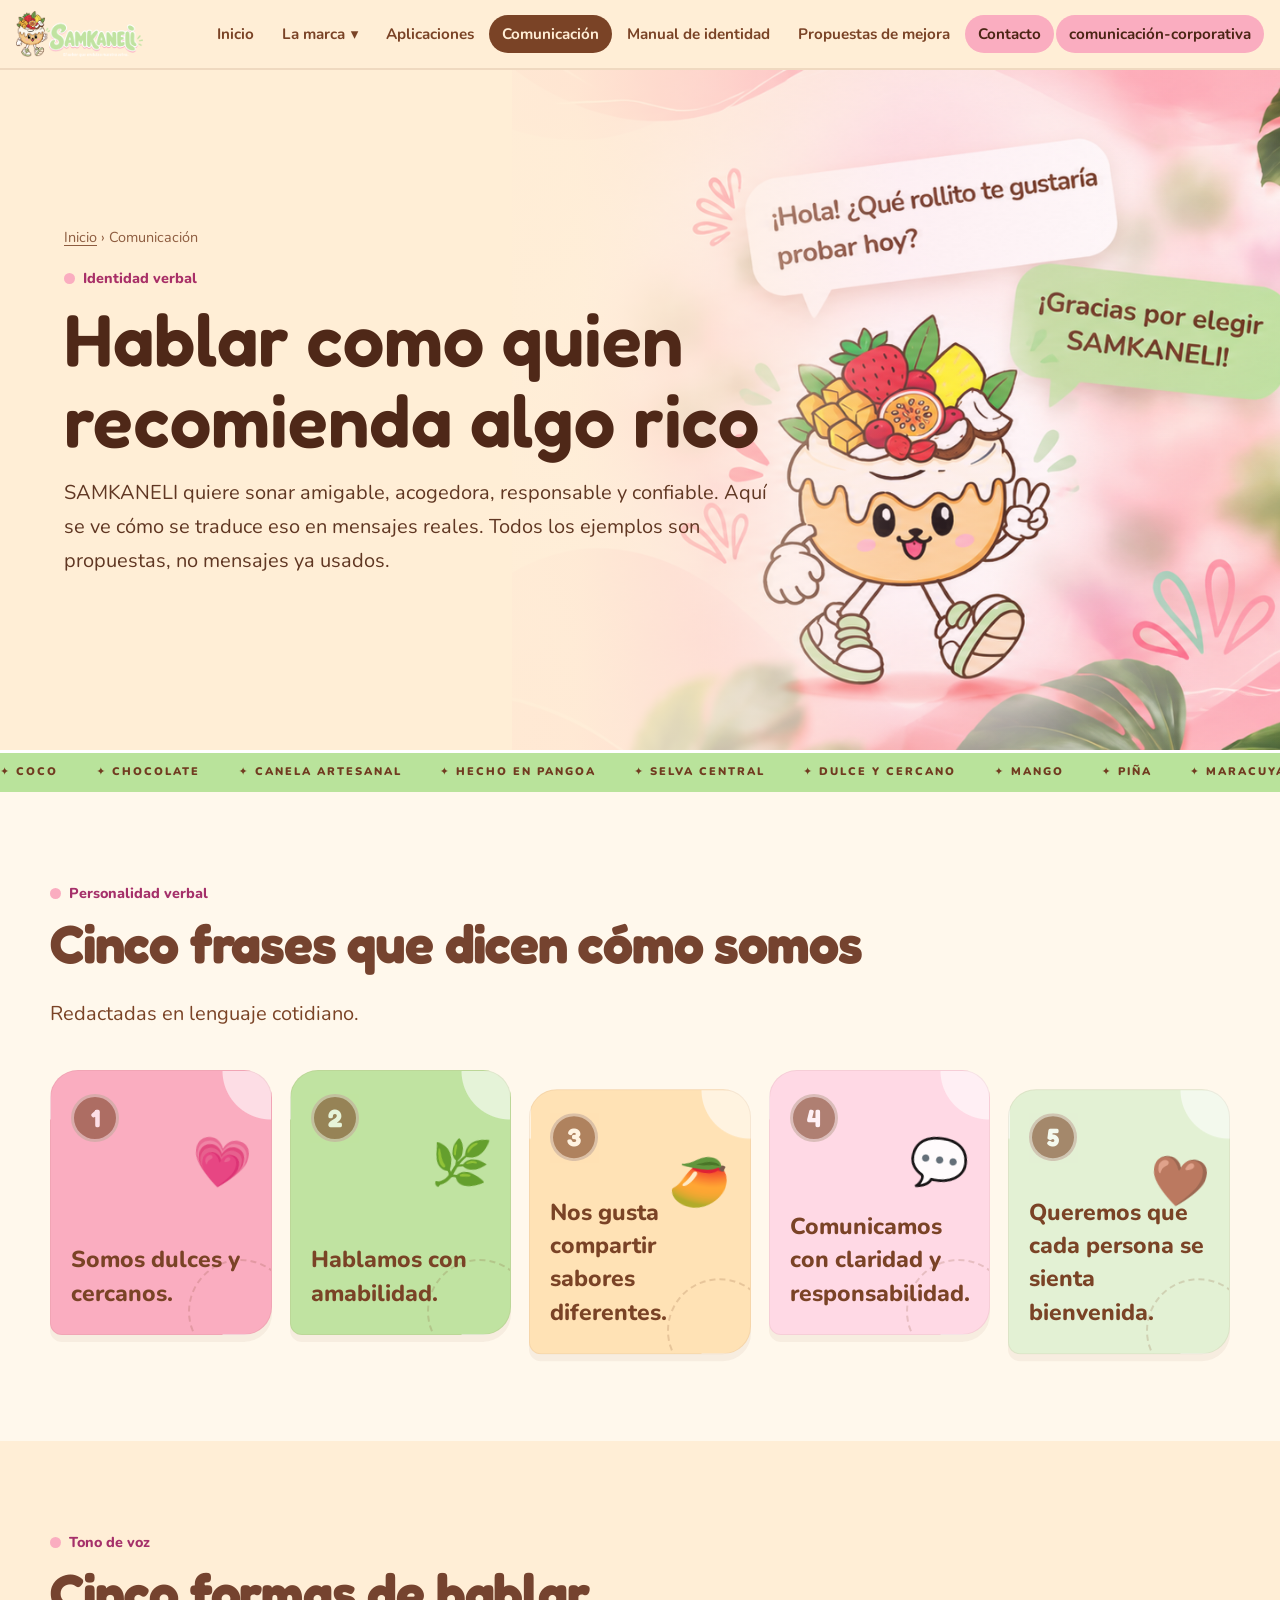
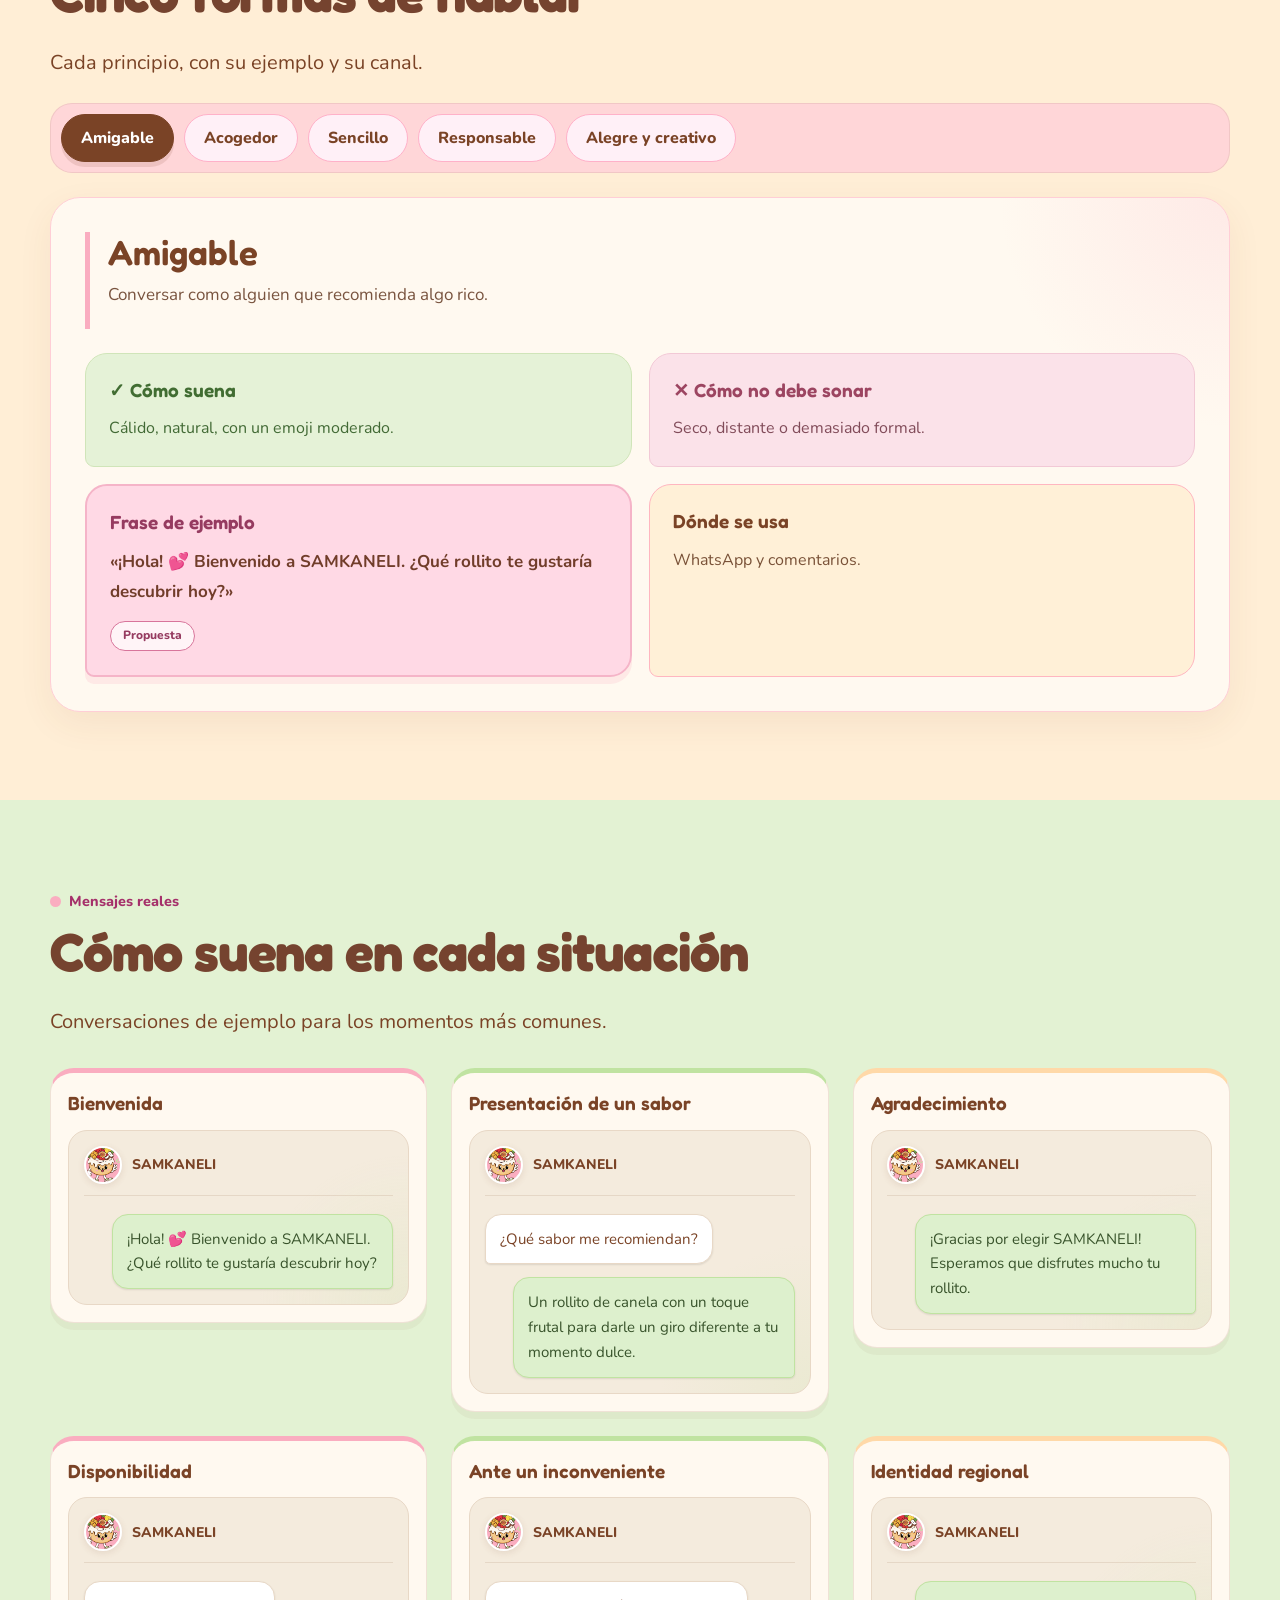
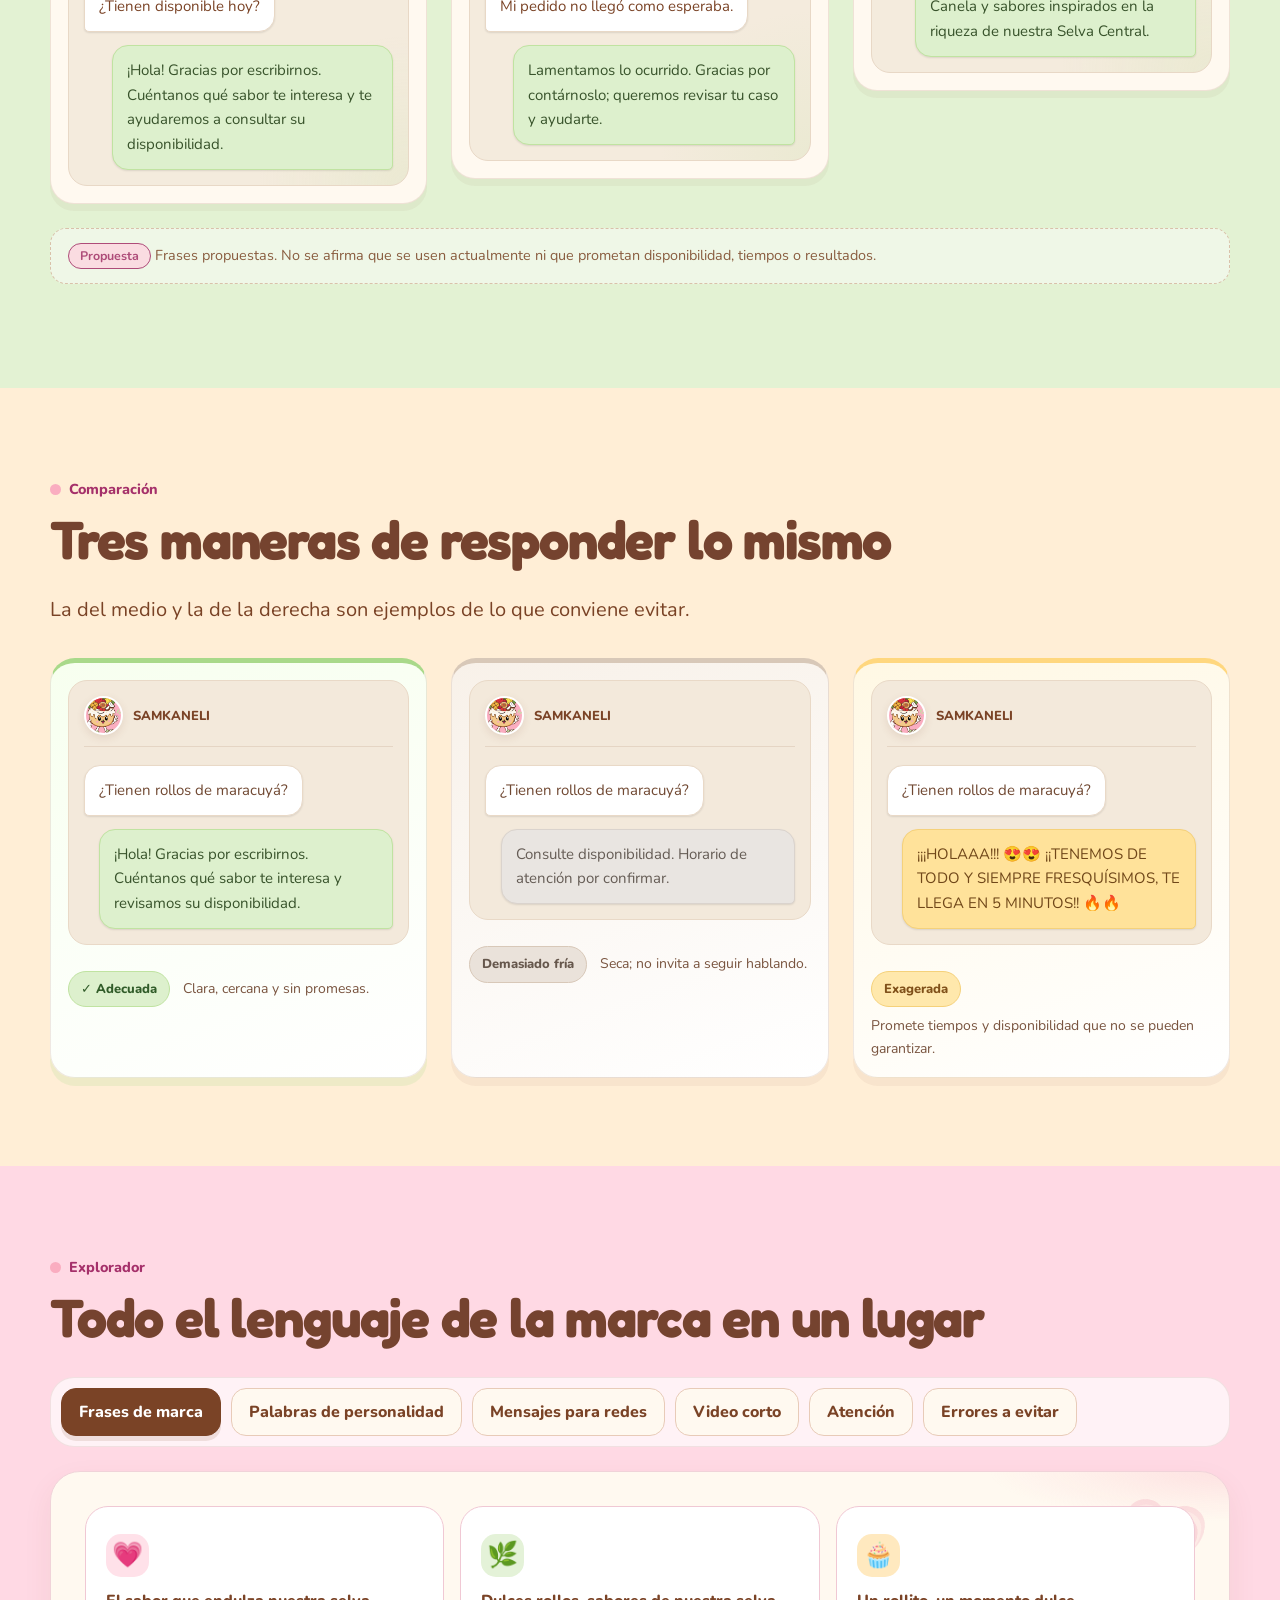
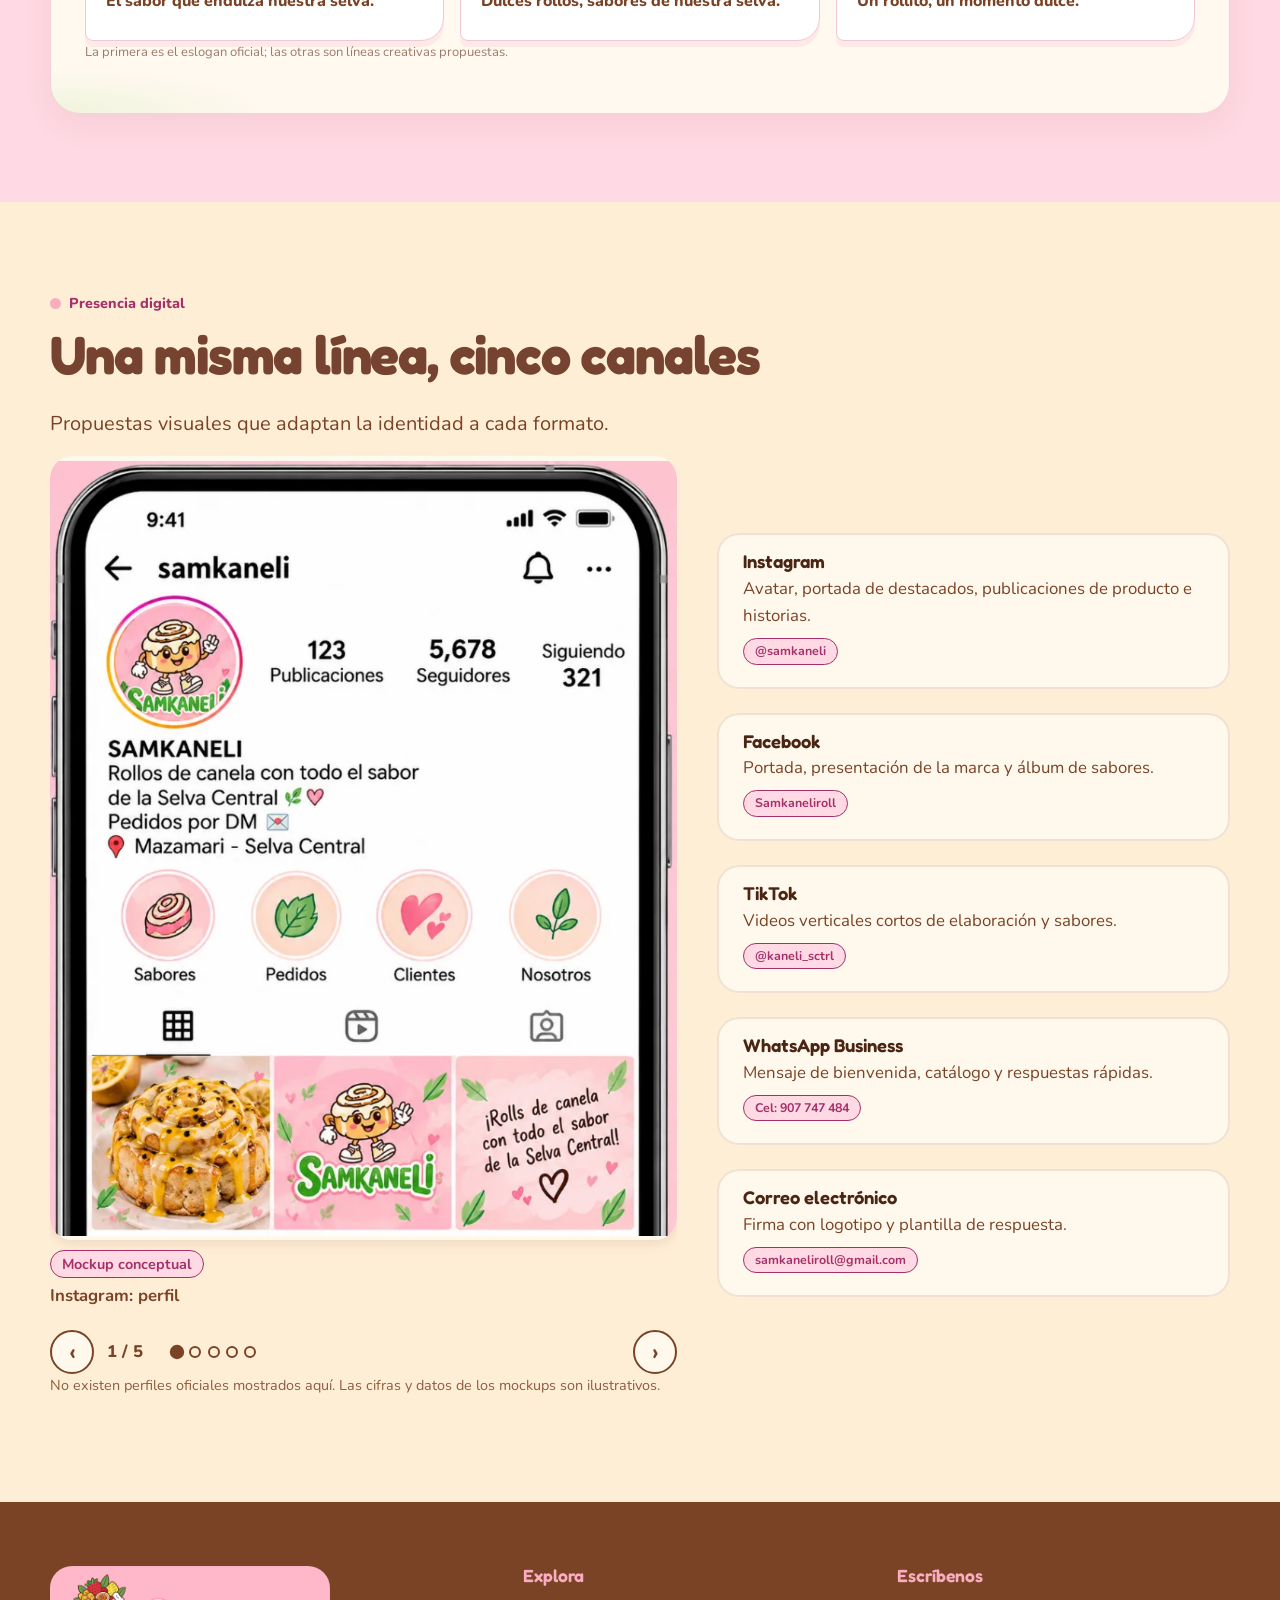
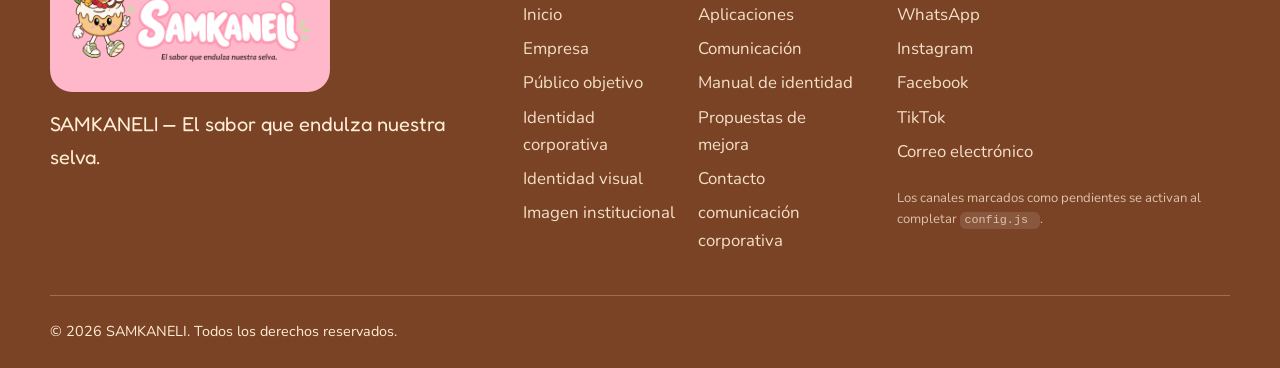
<file: comunicacion/comunicacion.html>
<!DOCTYPE html>
<html lang="es">
 <head>
  <meta charset="utf-8"/>
  <meta content="width=device-width, initial-scale=1" name="viewport"/>
  <title>
   Comunicaci&oacute;n | SAMKANELI, tono de voz y mensajes
  </title>
  <meta content="Personalidad verbal, tono de voz y ejemplos de mensajes de SAMKANELI para WhatsApp, redes sociales y atenci&oacute;n al cliente. Ejemplos propuestos." name="description"/>
  <meta content="#FFEED6" name="theme-color"/>
  <meta content="Comunicaci&oacute;n | SAMKANELI, tono de voz y mensajes" property="og:title"/>
  <meta content="Personalidad verbal, tono de voz y ejemplos de mensajes de SAMKANELI para WhatsApp, redes sociales y atenci&oacute;n al cliente. Ejemplos propuestos." property="og:description"/>
  <meta content="website" property="og:type"/>
  <link href="../img/mascota/mascota.png" rel="icon" type="image/png"/>
  <link href="https://fonts.googleapis.com" rel="preconnect"/>
  <link crossorigin="" href="https://fonts.gstatic.com" rel="preconnect"/>
  <!-- Fuentes opcionales: si no hay internet se usa la pila de respaldo definida en global.css -->
  <link href="https://fonts.googleapis.com/css2?family=Fredoka:wght@500;600;700&amp;family=Nunito:wght@400;600;700;800&amp;display=swap" rel="stylesheet"/>
  <link href="../global.css" rel="stylesheet"/>
  <link href="../comunicacion/comunicacion.css" rel="stylesheet"/>
  <script>
   document.documentElement.classList.add("js")
  </script>
 </head>
 <body data-page="comunicacion">
  <a class="skip" href="#contenido">
   Saltar al contenido
  </a>
  <header class="site-header">
   <div class="bar">
    <a aria-label="SAMKANELI, ir al inicio" class="brand" href="../index.html">
     <img alt="SAMKANELI, el sabor que endulza nuestra selva" height="433" src="../img/logo/imagotipo-transparente.png" width="1200"/>
    </a>
    <button aria-controls="menu" aria-expanded="false" aria-label="Abrir men&uacute;" class="nav-toggle" type="button">
     <span>
     </span>
     <span>
     </span>
     <span>
     </span>
    </button>
    <nav aria-label="Navegaci&oacute;n principal" class="nav" id="menu">
     <ul>
      <li>
       <a href="../index.html">
        Inicio
       </a>
      </li>
      <li class="has-sub">
       <button aria-expanded="false" aria-haspopup="true" class="sub-btn" type="button">
        La marca
        <span aria-hidden="true">
         &dtrif;
        </span>
       </button>
       <ul class="sub">
        <li>
         <a href="../empresa/empresa.html">
          Empresa
         </a>
        </li>
        <li>
         <a href="../publico-objetivo/publico-objetivo.html">
          P&uacute;blico objetivo
         </a>
        </li>
        <li>
         <a href="../identidad-corporativa/identidad-corporativa.html">
          Identidad corporativa
         </a>
        </li>
        <li>
         <a href="../identidad-visual/identidad-visual.html">
          Identidad visual
         </a>
        </li>
        <li>
         <a href="../imagen-institucional/imagen-institucional.html">
          Imagen institucional
         </a>
        </li>
       </ul>
      </li>
      <li>
       <a href="../aplicaciones/aplicaciones.html">
        Aplicaciones
       </a>
      </li>
      <li>
       <a aria-current="page" href="../comunicacion/comunicacion.html">
        Comunicaci&oacute;n
       </a>
      </li>
      <li>
       <a href="../manual-identidad/manual-identidad.html">
        Manual de identidad
       </a>
      </li>
      <li>
       <a href="../propuestas/propuestas.html">
        Propuestas de mejora
       </a>
      </li>
      <li>
       <a class="nav-cta" href="../contacto/contacto.html">
        Contacto
       </a>
      </li>
       <li>
       <a class="nav-cta" href="../comunicación-corporativa/comunicación-corporativa.html">
        comunicación-corporativa
       </a>
      </li>
     </ul>
    </nav>
   </div>
  </header>
  <main id="contenido">

<section class="pagehead verbal-hero">
  <!-- Imagen de fondo -->
<div class="pagehead-visual publico-hero-fondo" aria-hidden="true">
  <img src="../img/mockups/Mascota dulce en un fondo tropical pastel.png" alt="">
</div>

  <div class="wrap split verbal-hero-contenido">
    <div class="verbal-hero-texto">
      <nav class="crumbs">
        <a href="../index.html">Inicio</a> › Comunicación
      </nav>

      <p class="eyebrow">Identidad verbal</p>

      <h1>Hablar como quien recomienda algo rico</h1>

      <p class="lead">
        SAMKANELI quiere sonar amigable, acogedora, responsable y
        confiable. Aquí se ve cómo se traduce eso en mensajes reales.
        Todos los ejemplos son propuestas, no mensajes ya usados.
      </p>
    </div>
  </div>
</section>

 <div class="franja-sabores" aria-label="Sabores e identidad de SAMKANELI">
  <div class="franja-sabores-pista">
    <span>✦ COCO</span><span>✦ CHOCOLATE</span><span>✦ CANELA ARTESANAL</span>
    <span>✦ HECHO EN PANGOA</span><span>✦ SELVA CENTRAL</span><span>✦ DULCE Y CERCANO</span>
    <span>✦ MANGO</span><span>✦ PIÑA</span><span>✦ MARACUYÁ</span><span>✦ CAMU CAMU</span>
    <span>✦ COCO</span><span>✦ CHOCOLATE</span><span>✦ CANELA ARTESANAL</span>
    <span>✦ HECHO EN PANGOA</span><span>✦ SELVA CENTRAL</span><span>✦ DULCE Y CERCANO</span>
    <span>✦ MANGO</span><span>✦ PIÑA</span><span>✦ MARACUYÁ</span><span>✦ CAMU CAMU</span>
  </div>
</div>

   <section class="sec sec--claro" id="personalidad">
    <div class="wrap">
     <header class="sec-head">
      <p class="eyebrow">
       Personalidad verbal
      </p>
      <h2>
       Cinco frases que dicen c&oacute;mo somos
      </h2>
      <p class="lead">
       Redactadas en lenguaje cotidiano.
      </p>
     </header>
     <ol class="five">
      <li class="five-i f1">
       <span>
        1
       </span>
       <p>
        Somos dulces y cercanos.
       </p>
      </li>
      <li class="five-i f2">
       <span>
        2
       </span>
       <p>
        Hablamos con amabilidad.
       </p>
      </li>
      <li class="five-i f3">
       <span>
        3
       </span>
       <p>
        Nos gusta compartir sabores diferentes.
       </p>
      </li>
      <li class="five-i f4">
       <span>
        4
       </span>
       <p>
        Comunicamos con claridad y responsabilidad.
       </p>
      </li>
      <li class="five-i f5">
       <span>
        5
       </span>
       <p>
        Queremos que cada persona se sienta bienvenida.
       </p>
      </li>
     </ol>
    </div>
   </section>
   <section class="sec" id="tono">
    <div class="wrap">
     <header class="sec-head">
      <p class="eyebrow">
       Tono de voz
      </p>
      <h2>
       Cinco formas de hablar
      </h2>
      <p class="lead">
       Cada principio, con su ejemplo y su canal.
      </p>
     </header>
     <div data-tabs="">
      <div aria-label="principios" class="tabs-list" role="tablist">
       <button aria-controls="principios-p0" aria-selected="false" class="tab" id="principios-t0" role="tab" type="button">
        Amigable
       </button>
       <button aria-controls="principios-p1" aria-selected="false" class="tab" id="principios-t1" role="tab" type="button">
        Acogedor
       </button>
       <button aria-controls="principios-p2" aria-selected="false" class="tab" id="principios-t2" role="tab" type="button">
        Sencillo
       </button>
       <button aria-controls="principios-p3" aria-selected="false" class="tab" id="principios-t3" role="tab" type="button">
        Responsable
       </button>
       <button aria-controls="principios-p4" aria-selected="false" class="tab" id="principios-t4" role="tab" type="button">
        Alegre y creativo
       </button>
      </div>
      <div aria-labelledby="principios-t0" class="tab-panel" hidden="" id="principios-p0" role="tabpanel">
       <div class="pr">
        <div class="pr-top">
         <h3>
          Amigable
         </h3>
         <p class="lead">
          Conversar como alguien que recomienda algo rico.
         </p>
        </div>
        <div class="pr-g">
         <article class="pr-c ok">
          <h4>
           &checkmark; C&oacute;mo suena
          </h4>
          <p>
           C&aacute;lido, natural, con un emoji moderado.
          </p>
         </article>
         <article class="pr-c no">
          <h4>
           ✕ C&oacute;mo no debe sonar
          </h4>
          <p>
           Seco, distante o demasiado formal.
          </p>
         </article>
         <article class="pr-c ex">
          <h4>
           Frase de ejemplo
          </h4>
          <p>
           &laquo;&iexcl;Hola! 💕 Bienvenido a SAMKANELI. &iquest;Qu&eacute; rollito te gustar&iacute;a descubrir hoy?&raquo;
          </p>
          <span class="badge b-propuesta">
           Propuesta
          </span>
         </article>
         <article class="pr-c ca">
          <h4>
           D&oacute;nde se usa
          </h4>
          <p>
           WhatsApp y comentarios.
          </p>
         </article>
        </div>
       </div>
      </div>
      <div aria-labelledby="principios-t1" class="tab-panel" hidden="" id="principios-p1" role="tabpanel">
       <div class="pr">
        <div class="pr-top">
         <h3>
          Acogedor
         </h3>
         <p class="lead">
          Hacer que el cliente se sienta bienvenido.
         </p>
        </div>
        <div class="pr-g">
         <article class="pr-c ok">
          <h4>
           &checkmark; C&oacute;mo suena
          </h4>
          <p>
           Cercano, paciente, con saludo y nombre.
          </p>
         </article>
         <article class="pr-c no">
          <h4>
           ✕ C&oacute;mo no debe sonar
          </h4>
          <p>
           Apurado, impersonal.
          </p>
         </article>
         <article class="pr-c ex">
          <h4>
           Frase de ejemplo
          </h4>
          <p>
           &laquo;Gracias por escribirnos, cu&eacute;ntanos qu&eacute; te gustar&iacute;a probar.&raquo;
          </p>
          <span class="badge b-propuesta">
           Propuesta
          </span>
         </article>
         <article class="pr-c ca">
          <h4>
           D&oacute;nde se usa
          </h4>
          <p>
           Atenci&oacute;n en mostrador y chat.
          </p>
         </article>
        </div>
       </div>
      </div>
      <div aria-labelledby="principios-t2" class="tab-panel" hidden="" id="principios-p2" role="tabpanel">
       <div class="pr">
        <div class="pr-top">
         <h3>
          Sencillo
         </h3>
         <p class="lead">
          Explicar sabores y condiciones sin complicaciones.
         </p>
        </div>
        <div class="pr-g">
         <article class="pr-c ok">
          <h4>
           &checkmark; C&oacute;mo suena
          </h4>
          <p>
           Frases cortas y claras.
          </p>
         </article>
         <article class="pr-c no">
          <h4>
           ✕ C&oacute;mo no debe sonar
          </h4>
          <p>
           Con palabras t&eacute;cnicas o p&aacute;rrafos largos.
          </p>
         </article>
         <article class="pr-c ex">
          <h4>
           Frase de ejemplo
          </h4>
          <p>
           &laquo;Rollo de canela con un toque frutal. Cu&eacute;ntanos tu sabor favorito.&raquo;
          </p>
          <span class="badge b-propuesta">
           Propuesta
          </span>
         </article>
         <article class="pr-c ca">
          <h4>
           D&oacute;nde se usa
          </h4>
          <p>
           Men&uacute;, cat&aacute;logo y etiquetas.
          </p>
         </article>
        </div>
       </div>
      </div>
      <div aria-labelledby="principios-t3" class="tab-panel" hidden="" id="principios-p3" role="tabpanel">
       <div class="pr">
        <div class="pr-top">
         <h3>
          Responsable
         </h3>
         <p class="lead">
          Dar informaci&oacute;n clara y no prometer lo que no se puede garantizar.
         </p>
        </div>
        <div class="pr-g">
         <article class="pr-c ok">
          <h4>
           &checkmark; C&oacute;mo suena
          </h4>
          <p>
           Honesto, concreto, con datos confirmados.
          </p>
         </article>
         <article class="pr-c no">
          <h4>
           ✕ C&oacute;mo no debe sonar
          </h4>
          <p>
           Prometer tiempos o resultados sin confirmarlos.
          </p>
         </article>
         <article class="pr-c ex">
          <h4>
           Frase de ejemplo
          </h4>
          <p>
           &laquo;D&eacute;janos revisar la disponibilidad y te confirmamos.&raquo;
          </p>
          <span class="badge b-propuesta">
           Propuesta
          </span>
         </article>
         <article class="pr-c ca">
          <h4>
           D&oacute;nde se usa
          </h4>
          <p>
           Pedidos y reclamos.
          </p>
         </article>
        </div>
       </div>
      </div>
      <div aria-labelledby="principios-t4" class="tab-panel" hidden="" id="principios-p4" role="tabpanel">
       <div class="pr">
        <div class="pr-top">
         <h3>
          Alegre y creativo
         </h3>
         <p class="lead">
          Transmitir entusiasmo por los productos y las combinaciones.
         </p>
        </div>
        <div class="pr-g">
         <article class="pr-c ok">
          <h4>
           &checkmark; C&oacute;mo suena
          </h4>
          <p>
           Divertido, con ideas y buen humor.
          </p>
         </article>
         <article class="pr-c no">
          <h4>
           ✕ C&oacute;mo no debe sonar
          </h4>
          <p>
           Exagerado, con may&uacute;sculas y signos de m&aacute;s.
          </p>
         </article>
         <article class="pr-c ex">
          <h4>
           Frase de ejemplo
          </h4>
          <p>
           &laquo;Un rollito con un toque frutal para darle un giro a tu momento dulce.&raquo;
          </p>
          <span class="badge b-propuesta">
           Propuesta
          </span>
         </article>
         <article class="pr-c ca">
          <h4>
           D&oacute;nde se usa
          </h4>
          <p>
           Redes sociales y videos cortos.
          </p>
         </article>
        </div>
       </div>
      </div>
     </div>
    </div>
   </section>
   <section class="sec sec--verde" id="ejemplos">
    <div class="wrap">
     <header class="sec-head">
      <p class="eyebrow">
       Mensajes reales
      </p>
      <h2>
       C&oacute;mo suena en cada situaci&oacute;n
      </h2>
      <p class="lead">
       Conversaciones de ejemplo para los momentos m&aacute;s comunes.
      </p>
     </header>
     <div class="cv-grid">
      <figure class="cv reveal">
       <figcaption>
        Bienvenida
       </figcaption>
       <div class="chat">
        <div class="chat-h">
         <img alt="" decoding="async" height="651" loading="lazy" src="../img/mascota/mascota.png" width="489"/>
         SAMKANELI
        </div>
        <div class="msg out">
         &iexcl;Hola! 💕 Bienvenido a SAMKANELI. &iquest;Qu&eacute; rollito te gustar&iacute;a descubrir hoy?
        </div>
       </div>
      </figure>
      <figure class="cv reveal">
       <figcaption>
        Presentaci&oacute;n de un sabor
       </figcaption>
       <div class="chat">
        <div class="chat-h">
         <img alt="" decoding="async" height="651" loading="lazy" src="../img/mascota/mascota.png" width="489"/>
         SAMKANELI
        </div>
        <div class="msg in">
         &iquest;Qu&eacute; sabor me recomiendan?
        </div>
        <div class="msg out">
         Un rollito de canela con un toque frutal para darle un giro diferente a tu momento dulce.
        </div>
       </div>
      </figure>
      <figure class="cv reveal">
       <figcaption>
        Agradecimiento
       </figcaption>
       <div class="chat">
        <div class="chat-h">
         <img alt="" decoding="async" height="651" loading="lazy" src="../img/mascota/mascota.png" width="489"/>
         SAMKANELI
        </div>
        <div class="msg out">
         &iexcl;Gracias por elegir SAMKANELI! Esperamos que disfrutes mucho tu rollito.
        </div>
       </div>
      </figure>
      <figure class="cv reveal">
       <figcaption>
        Disponibilidad
       </figcaption>
       <div class="chat">
        <div class="chat-h">
         <img alt="" decoding="async" height="651" loading="lazy" src="../img/mascota/mascota.png" width="489"/>
         SAMKANELI
        </div>
        <div class="msg in">
         &iquest;Tienen disponible hoy?
        </div>
        <div class="msg out">
         &iexcl;Hola! Gracias por escribirnos. Cu&eacute;ntanos qu&eacute; sabor te interesa y te ayudaremos a consultar su disponibilidad.
        </div>
       </div>
      </figure>
      <figure class="cv reveal">
       <figcaption>
        Ante un inconveniente
       </figcaption>
       <div class="chat">
        <div class="chat-h">
         <img alt="" decoding="async" height="651" loading="lazy" src="../img/mascota/mascota.png" width="489"/>
         SAMKANELI
        </div>
        <div class="msg in">
         Mi pedido no lleg&oacute; como esperaba.
        </div>
        <div class="msg out">
         Lamentamos lo ocurrido. Gracias por cont&aacute;rnoslo; queremos revisar tu caso y ayudarte.
        </div>
       </div>
      </figure>
      <figure class="cv reveal">
       <figcaption>
        Identidad regional
       </figcaption>
       <div class="chat">
        <div class="chat-h">
         <img alt="" decoding="async" height="651" loading="lazy" src="../img/mascota/mascota.png" width="489"/>
         SAMKANELI
        </div>
        <div class="msg out">
         Canela y sabores inspirados en la riqueza de nuestra Selva Central.
        </div>
       </div>
      </figure>
     </div>
     <p class="muted">
      <span class="badge b-propuesta">
       Propuesta
      </span>
      Frases propuestas. No se afirma que se usen actualmente ni que prometan disponibilidad, tiempos o resultados.
     </p>
    </div>
   </section>
   <section class="sec" id="comparar">
    <div class="wrap">
     <header class="sec-head">
      <p class="eyebrow">
       Comparaci&oacute;n
      </p>
      <h2>
       Tres maneras de responder lo mismo
      </h2>
      <p class="lead">
       La del medio y la de la derecha son ejemplos de lo que conviene evitar.
      </p>
     </header>
     <div class="cmp">
      <figure>
       <div class="chat">
        <div class="chat-h">
         <img alt="" decoding="async" height="651" loading="lazy" src="../img/mascota/mascota.png" width="489"/>
         SAMKANELI
        </div>
        <div class="msg in">
         &iquest;Tienen rollos de maracuy&aacute;?
        </div>
        <div class="msg out">
         &iexcl;Hola! Gracias por escribirnos. Cu&eacute;ntanos qu&eacute; sabor te interesa y revisamos su disponibilidad.
        </div>
       </div>
       <figcaption>
        <span class="tag t1">
         &checkmark; Adecuada
        </span>
        Clara, cercana y sin promesas.
       </figcaption>
      </figure>
      <figure>
       <div class="chat tone-fria">
        <div class="chat-h">
         <img alt="" decoding="async" height="651" loading="lazy" src="../img/mascota/mascota.png" width="489"/>
         SAMKANELI
        </div>
        <div class="msg in">
         &iquest;Tienen rollos de maracuy&aacute;?
        </div>
        <div class="msg out">
         Consulte disponibilidad. Horario de atenci&oacute;n por confirmar.
        </div>
       </div>
       <figcaption>
        <span class="tag t2">
         Demasiado fr&iacute;a
        </span>
        Seca; no invita a seguir hablando.
       </figcaption>
      </figure>
      <figure>
       <div class="chat tone-exagerada">
        <div class="chat-h">
         <img alt="" decoding="async" height="651" loading="lazy" src="../img/mascota/mascota.png" width="489"/>
         SAMKANELI
        </div>
        <div class="msg in">
         &iquest;Tienen rollos de maracuy&aacute;?
        </div>
        <div class="msg out">
         &iexcl;&iexcl;&iexcl;HOLAAA!!! 😍😍 &iexcl;&iexcl;TENEMOS DE TODO Y SIEMPRE FRESQU&Iacute;SIMOS, TE LLEGA EN 5 MINUTOS!! 🔥🔥
        </div>
       </div>
       <figcaption>
        <span class="tag t3">
         Exagerada
        </span>
        Promete tiempos y disponibilidad que no se pueden garantizar.
       </figcaption>
      </figure>
     </div>
    </div>
   </section>
   <section class="sec sec--rosa" id="explorar">
    <div class="wrap">
     <header class="sec-head">
      <p class="eyebrow">
       Explorador
      </p>
      <h2>
       Todo el lenguaje de la marca en un lugar
      </h2>
     </header>
     <div data-tabs="">
      <div aria-label="explorar" class="tabs-list" role="tablist">
       <button aria-controls="explorar-p0" aria-selected="false" class="tab" id="explorar-t0" role="tab" type="button">
        Frases de marca
       </button>
       <button aria-controls="explorar-p1" aria-selected="false" class="tab" id="explorar-t1" role="tab" type="button">
        Palabras de personalidad
       </button>
       <button aria-controls="explorar-p2" aria-selected="false" class="tab" id="explorar-t2" role="tab" type="button">
        Mensajes para redes
       </button>
       <button aria-controls="explorar-p3" aria-selected="false" class="tab" id="explorar-t3" role="tab" type="button">
        Video corto
       </button>
       <button aria-controls="explorar-p4" aria-selected="false" class="tab" id="explorar-t4" role="tab" type="button">
        Atenci&oacute;n
       </button>
       <button aria-controls="explorar-p5" aria-selected="false" class="tab" id="explorar-t5" role="tab" type="button">
        Errores a evitar
       </button>
      </div>
      <div aria-labelledby="explorar-t0" class="tab-panel" hidden="" id="explorar-p0" role="tabpanel">
       <ul class="pill-list">
        <li>
         El sabor que endulza nuestra selva.
        </li>
        <li>
         Dulces rollos, sabores de nuestra selva.
        </li>
        <li>
         Un rollito, un momento dulce.
        </li>
       </ul>
       <p class="muted">
        La primera es el eslogan oficial; las otras son l&iacute;neas creativas propuestas.
       </p>
      </div>
      <div aria-labelledby="explorar-t1" class="tab-panel" hidden="" id="explorar-p1" role="tabpanel">
       <ul class="pill-list">
        <li>
         Dulce
        </li>
        <li>
         Amigable
        </li>
        <li>
         Acogedora
        </li>
        <li>
         Creativa
        </li>
        <li>
         Cercana
        </li>
        <li>
         Confiable
        </li>
        <li>
         Selva Central
        </li>
        <li>
         Artesanal
        </li>
       </ul>
      </div>
      <div aria-labelledby="explorar-t2" class="tab-panel" hidden="" id="explorar-p2" role="tabpanel">
       <div class="g3 grid">
        <article class="card plain">
         <h4>
          Publicaci&oacute;n promocional
         </h4>
         <p>
          &laquo;Un rollito, un momento dulce. Cu&eacute;ntanos qu&eacute; sabor te gustar&iacute;a probar.&raquo;
         </p>
        </article>
        <article class="card plain">
         <h4>
          Historia de Instagram
         </h4>
         <p>
          &laquo;&iquest;Maracuy&aacute; o mango? Cu&eacute;ntanos cu&aacute;l te antoja m&aacute;s.&raquo;
         </p>
        </article>
        <article class="card plain">
         <h4>
          Nuevo sabor (si se confirma)
         </h4>
         <p>
          &laquo;&iexcl;Lleg&oacute; un nuevo sabor inspirado en nuestra selva!&raquo;
         </p>
        </article>
       </div>
       <p class="muted">
        <span class="badge b-propuesta">
         Propuesta
        </span>
       </p>
      </div>
      <div aria-labelledby="explorar-t3" class="tab-panel" hidden="" id="explorar-p3" role="tabpanel">
       <ol class="check-list">
        <li>
         Primer plano de la espiral y el glaseado.
        </li>
        <li>
         Frase breve en pantalla: &laquo;Un rollito, un momento dulce&raquo;.
        </li>
        <li>
         Cierre con mascota y eslogan.
        </li>
       </ol>
      </div>
      <div aria-labelledby="explorar-t4" class="tab-panel" hidden="" id="explorar-p4" role="tabpanel">
       <ul class="check-list">
        <li>
         Saluda y pregunta qu&eacute; sabor le interesa.
        </li>
        <li>
         Confirma la disponibilidad antes de prometerla.
        </li>
        <li>
         Agradece al terminar.
        </li>
       </ul>
      </div>
      <div aria-labelledby="explorar-t5" class="tab-panel" hidden="" id="explorar-p5" role="tabpanel">
       <ul class="check-list no">
        <li>
         May&uacute;sculas y signos de m&aacute;s.
        </li>
        <li>
         Prometer tiempos o resultados sin confirmarlos.
        </li>
        <li>
         Responder sin saludar.
        </li>
        <li>
         P&aacute;rrafos largos y t&eacute;cnicos.
        </li>
        <li>
         Usar un tono distinto en cada canal.
        </li>
       </ul>
      </div>
     </div>
    </div>
   </section>
   <section class="sec" id="digital">
    <div class="wrap">
     <header class="sec-head">
      <p class="eyebrow">
       Presencia digital
      </p>
      <h2>
       Una misma l&iacute;nea, cinco canales
      </h2>
      <p class="lead">
       Propuestas visuales que adaptan la identidad a cada formato.
      </p>
     </header>
     <div class="split">
      <div>
       <section aria-label="Presencia digital propuesta" aria-roledescription="carrusel" class="carousel" data-carousel="">
        <div aria-label="Diapositivas (usa las flechas del teclado)" class="car-track" role="group" tabindex="0">
         <figure aria-label="1 de 5" aria-roledescription="diapositiva" class="car-slide" role="group">
          <div class="car-media" style="aspect-ratio:4/5">
           <img alt="Perfil de Instagram" class="fit-contain" data-caption="Instagram: perfil" data-group="digital" data-lightbox="" height="1019" src="../img/mockups/instagram-perfil.webp" width="824"/>
          </div>
          <figcaption>
           <span class="badge b-mockup">
            Mockup conceptual
           </span>
           <strong>
            Instagram: perfil
           </strong>
           <span>
           </span>
          </figcaption>
         </figure>
         <figure aria-label="2 de 5" aria-roledescription="diapositiva" class="car-slide" role="group">
          <div class="car-media" style="aspect-ratio:4/5">
           <img alt="Publicaci&oacute;n de Instagram" class="fit-contain" data-caption="Instagram: publicaci&oacute;n" data-group="digital" data-lightbox="" decoding="async" height="965" loading="lazy" src="../img/mockups/instagram-publicacion.webp" width="644"/>
          </div>
          <figcaption>
           <span class="badge b-mockup">
            Mockup conceptual
           </span>
           <strong>
            Instagram: publicaci&oacute;n
           </strong>
           <span>
           </span>
          </figcaption>
         </figure>
         <figure aria-label="3 de 5" aria-roledescription="diapositiva" class="car-slide" role="group">
          <div class="car-media" style="aspect-ratio:4/5">
           <img alt="Video vertical" class="fit-contain" data-caption="TikTok: video vertical" data-group="digital" data-lightbox="" decoding="async" height="1125" loading="lazy" src="../img/mockups/tiktok-video-vertical.webp" width="633"/>
          </div>
          <figcaption>
           <span class="badge b-mockup">
            Mockup conceptual
           </span>
           <strong>
            TikTok: video vertical
           </strong>
           <span>
           </span>
          </figcaption>
         </figure>
         <figure aria-label="4 de 5" aria-roledescription="diapositiva" class="car-slide" role="group">
          <div class="car-media" style="aspect-ratio:4/5">
           <img alt="P&aacute;gina de Facebook" class="fit-contain" data-caption="Facebook: p&aacute;gina" data-group="digital" data-lightbox="" decoding="async" height="785" loading="lazy" src="../img/mockups/facebook-pagina.webp" width="1300"/>
          </div>
          <figcaption>
           <span class="badge b-mockup">
            Mockup conceptual
           </span>
           <strong>
            Facebook: p&aacute;gina
           </strong>
           <span>
           </span>
          </figcaption>
         </figure>
         <figure aria-label="5 de 5" aria-roledescription="diapositiva" class="car-slide" role="group">
          <div class="car-media" style="aspect-ratio:4/5">
           <img alt="Conversaci&oacute;n de pedido por WhatsApp" class="fit-contain" data-caption="WhatsApp: conversaci&oacute;n de ejemplo" data-group="digital" data-lightbox="" decoding="async" height="1463" loading="lazy" src="../img/mockups/whatsapp-pedido.webp" width="979"/>
          </div>
          <figcaption>
           <span class="badge b-mockup">
            Mockup conceptual
           </span>
           <strong>
            WhatsApp: conversaci&oacute;n de ejemplo
           </strong>
           <span>
           </span>
          </figcaption>
         </figure>
        </div>
        <div class="car-ui">
         <button aria-label="Diapositiva anterior" class="car-btn car-prev" type="button">
          &lsaquo;
         </button>
         <span aria-live="polite" class="car-count">
          1 / 5
         </span>
         <div class="car-dots">
         </div>
         <button aria-label="Diapositiva siguiente" class="car-btn car-next" type="button">
          &rsaquo;
         </button>
        </div>
       </section>
      </div>
      <div class="stack">
       <div class="grid">
        <article class="card ch">
         <h3>
          Instagram
         </h3>
         <p>
          Avatar, portada de destacados, publicaciones de producto e historias.
         </p>
         <p>
          <span class="badge b-propuesta">
           @samkaneli
          </span>
         </p>
       
        </article>
        <article class="card ch">
         <h3>
          Facebook
         </h3>
         <p>
          Portada, presentaci&oacute;n de la marca y &aacute;lbum de sabores.
         </p>
         <p>
          <span class="badge b-propuesta">
              Samkaneliroll
          </span>
         </p>
       
        </article>
        <article class="card ch">
         <h3>
          TikTok
         </h3>
         <p>
          Videos verticales cortos de elaboraci&oacute;n y sabores.
         </p>
         <p>
          <span class="badge b-propuesta">
            @kaneli_sctrl
          </span>
         </p>

        </article>
        <article class="card ch">
         <h3>
          WhatsApp Business
         </h3>
         <p>
          Mensaje de bienvenida, cat&aacute;logo y respuestas r&aacute;pidas.
         </p>
         <p>
          <span class="badge b-propuesta">
          Cel: 907 747 484
          </span>
         </p>
        </article>
        <article class="card ch">
         <h3>
          Correo electr&oacute;nico
         </h3>
         <p>
          Firma con logotipo y plantilla de respuesta.
         </p>
         <p>
          <span class="badge b-propuesta">
           samkaneliroll@gmail.com
          </span>
         </p>
        
        </article>
       </div>
      </div>
     </div>
     <p class="muted">
      No existen perfiles oficiales mostrados aqu&iacute;. Las cifras y datos de los mockups son ilustrativos.
     </p>
    </div>
   </section>
  </main>
  <footer class="site-footer">
   <div class="wrap foot-grid">
    <div class="foot-brand">
     <img alt="SAMKANELI" class="foot-logo" decoding="async" height="541" loading="lazy" src="../img/logo/imagotipo-rosa-blanco.png" width="1200"/>
     <p class="foot-slogan">
      SAMKANELI &mdash; El sabor que endulza nuestra selva.
     </p>
    </div>
    <nav aria-label="Mapa del sitio">
     <h2 class="foot-h">
      Explora
     </h2>
     <ul class="foot-links">
      <li>
       <a href="../index.html">
        Inicio
       </a>
      </li>
      <li>
       <a href="../empresa/empresa.html">
        Empresa
       </a>
      </li>
      <li>
       <a href="../publico-objetivo/publico-objetivo.html">
        P&uacute;blico objetivo
       </a>
      </li>
      <li>
       <a href="../identidad-corporativa/identidad-corporativa.html">
        Identidad corporativa
       </a>
      </li>
      <li>
       <a href="../identidad-visual/identidad-visual.html">
        Identidad visual
       </a>
      </li>
      <li>
       <a href="../imagen-institucional/imagen-institucional.html">
        Imagen institucional
       </a>
      </li>
      <li>
       <a href="../aplicaciones/aplicaciones.html">
        Aplicaciones
       </a>
      </li>
      <li>
       <a href="../comunicacion/comunicacion.html">
        Comunicaci&oacute;n
       </a>
      </li>
      <li>
       <a href="../manual-identidad/manual-identidad.html">
        Manual de identidad
       </a>
      </li>
      <li>
       <a href="../propuestas/propuestas.html">
        Propuestas de mejora
       </a>
      </li>
      <li>
       <a href="../contacto/contacto.html">
        Contacto
       </a>
      </li>
      <li>
        <a href="../comunicación-corporativa/comunicación-corporativa.html" class="nav-cta">
comunicación corporativa
        </a>
      </li>
     </ul>
    </nav>
    <div>
     <h2 class="foot-h">
      Escr&iacute;benos
     </h2>
     <ul class="foot-contact">
      <li>
       <a data-contact="whatsapp" href="https://w.app/rollkaneli">
        WhatsApp
       </a>
      </li>
      <li>
       <a data-contact="instagram" href="../contacto/contacto.html#instagram">
        Instagram
       </a>
      </li>
      <li>
       <a data-contact="facebook" href="https://www.facebook.com/profile.php?id=61590356957658">
        Facebook
       </a>
      </li>
      <li>
       <a data-contact="tiktok" href="https://www.tiktok.com/@kaneli_sctrl">
        TikTok
       </a>
      </li>
      <li>
       <a data-contact="email" href="samkaneliroll@gmail.com">
        Correo electr&oacute;nico
       </a>
      </li>
     </ul>
     <p class="foot-note">
      Los canales marcados como pendientes se activan al completar
      <code>
       config.js
      </code>
      .
     </p>
    </div>
   </div>
   <div class="foot-legal wrap">
    <p>
     &copy; 2026 SAMKANELI. Todos los derechos reservados.
    </p>
   </div>
  </footer>
  <script src="../config.js">
  </script>
  <script src="../script.js">
  </script>
 </body>
</html>
</file>
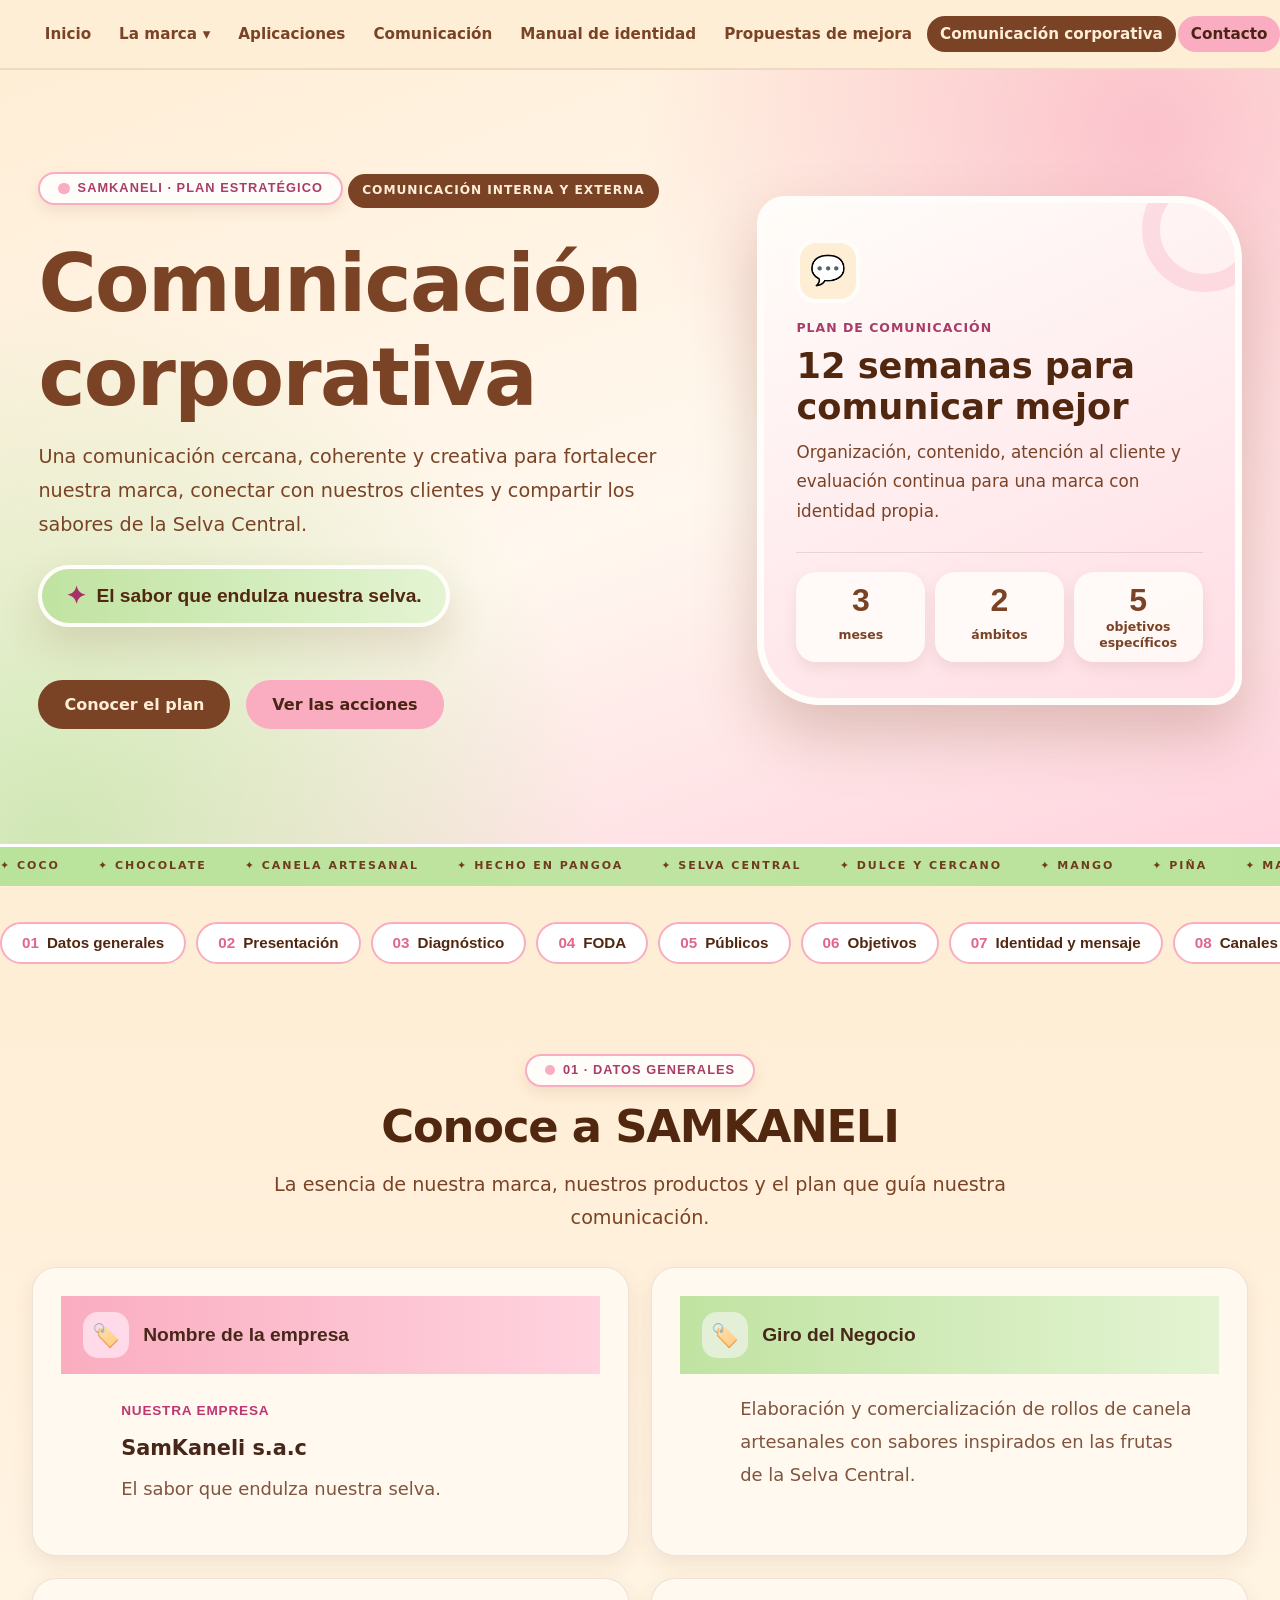
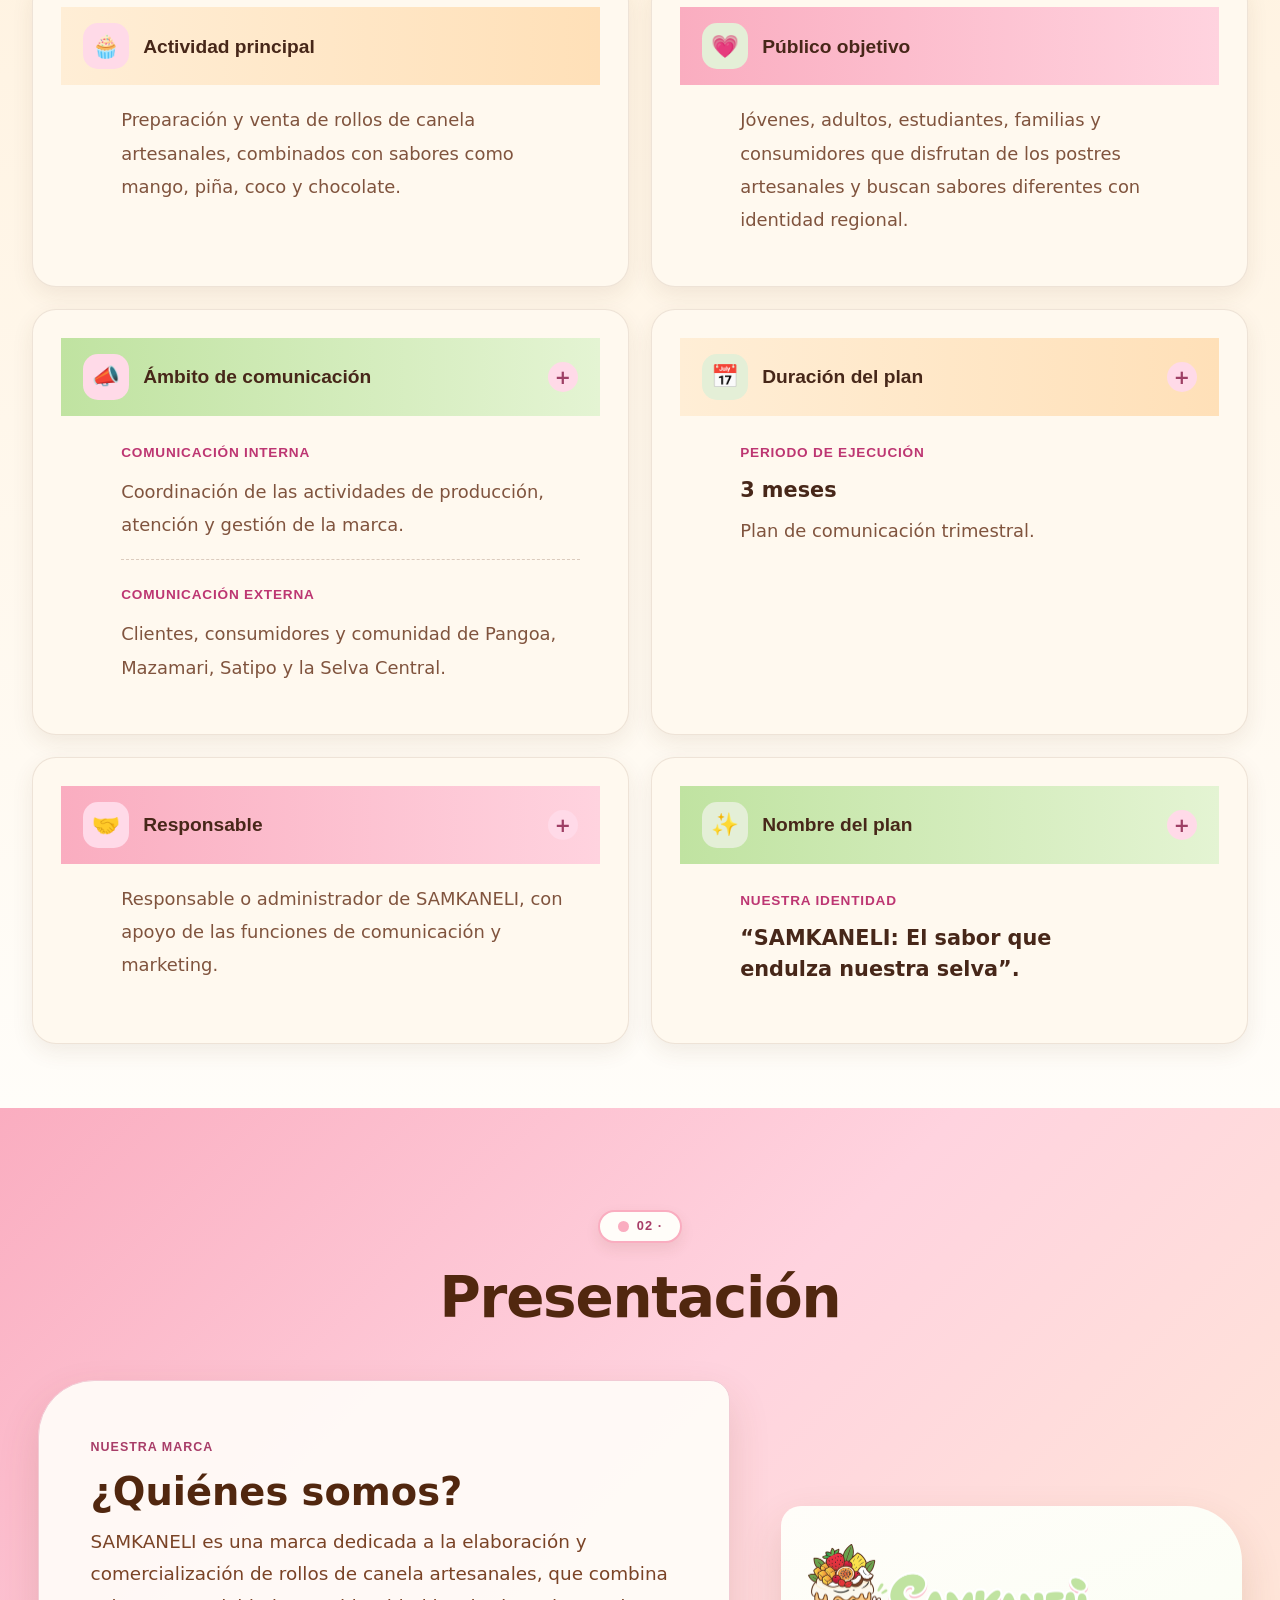
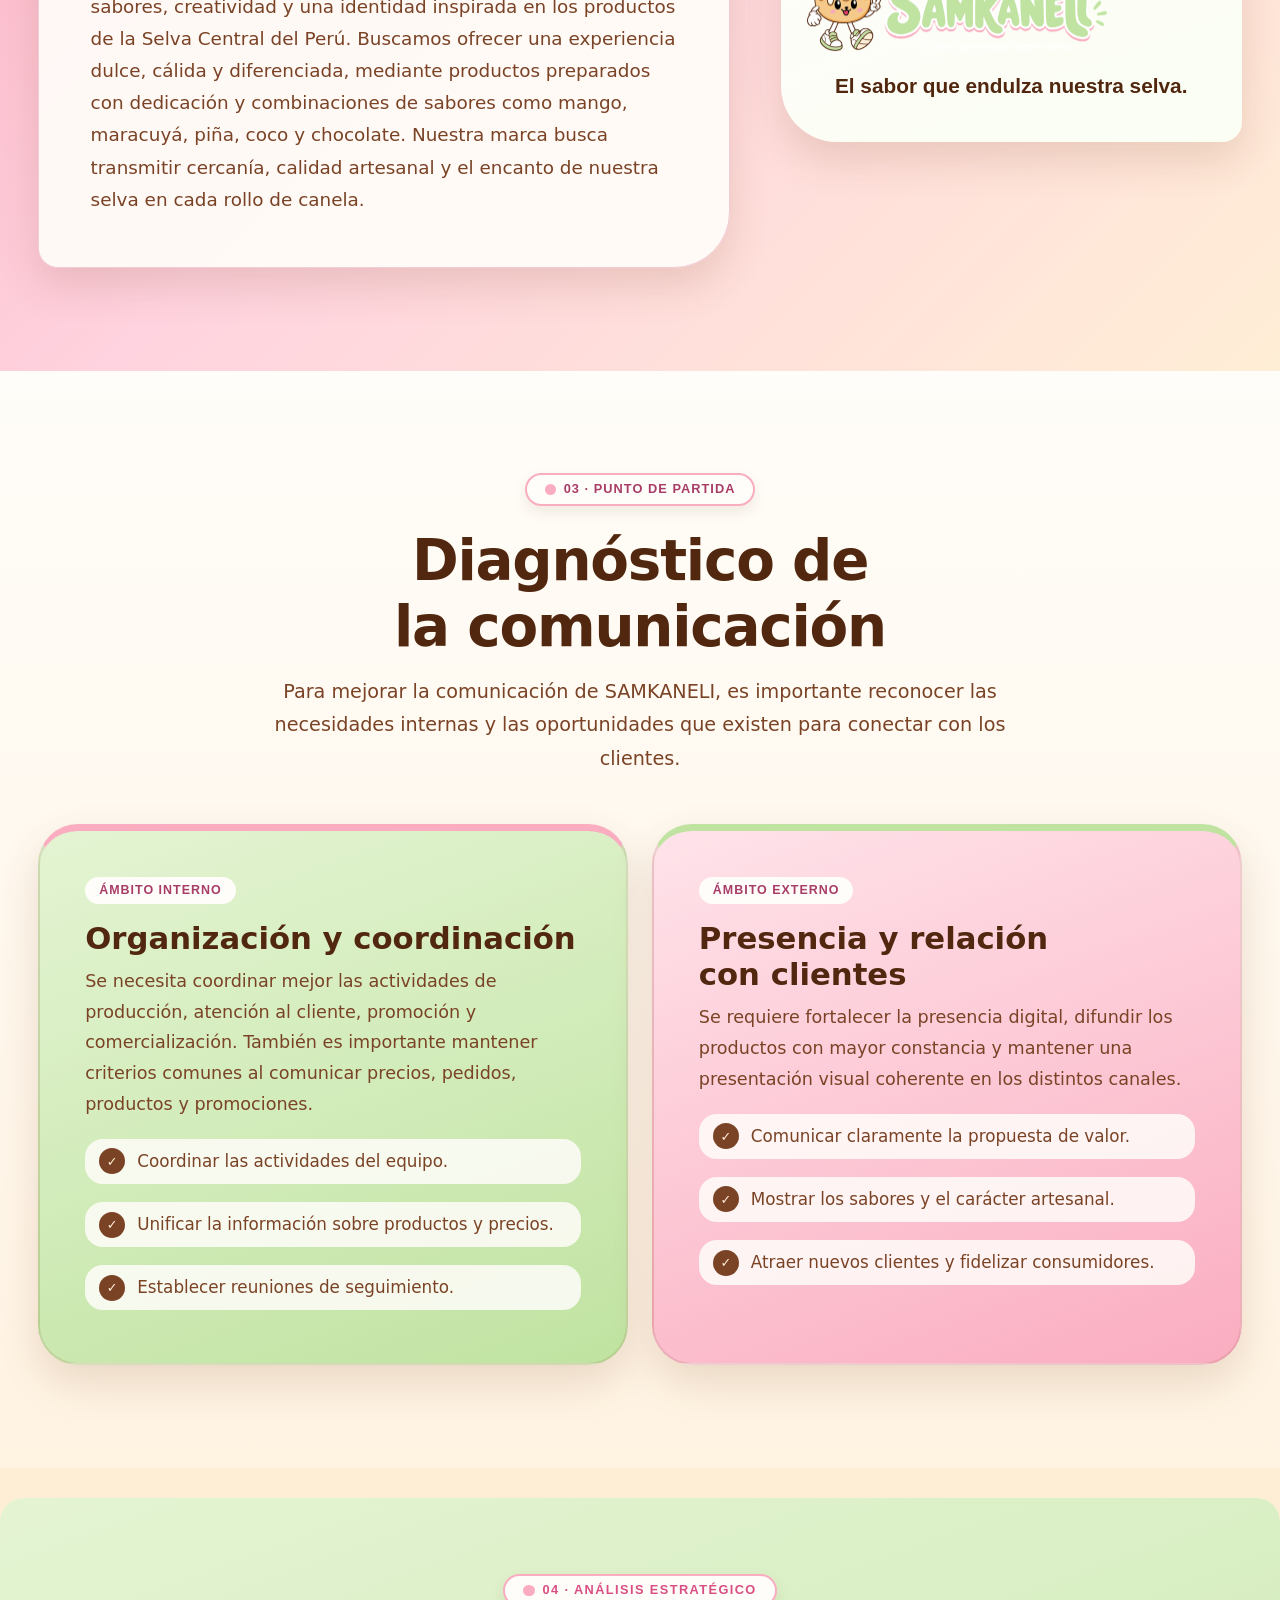
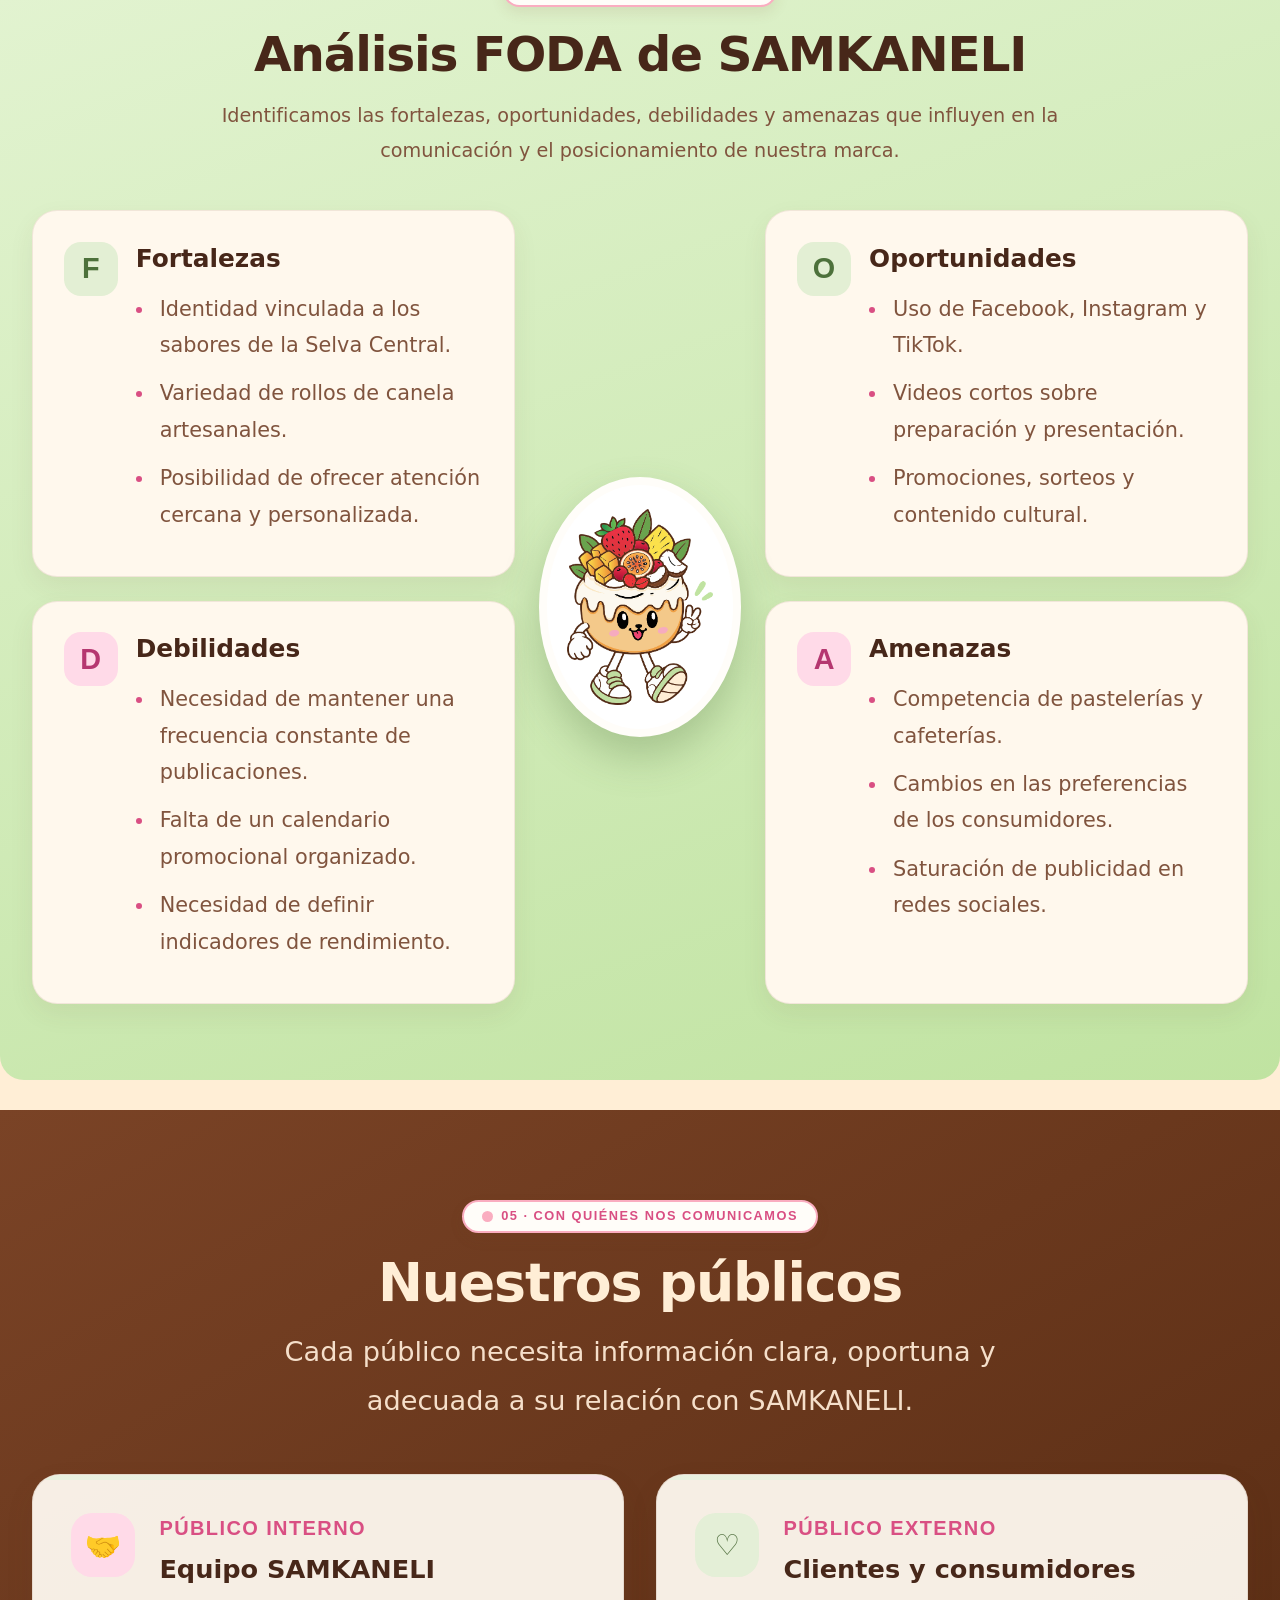
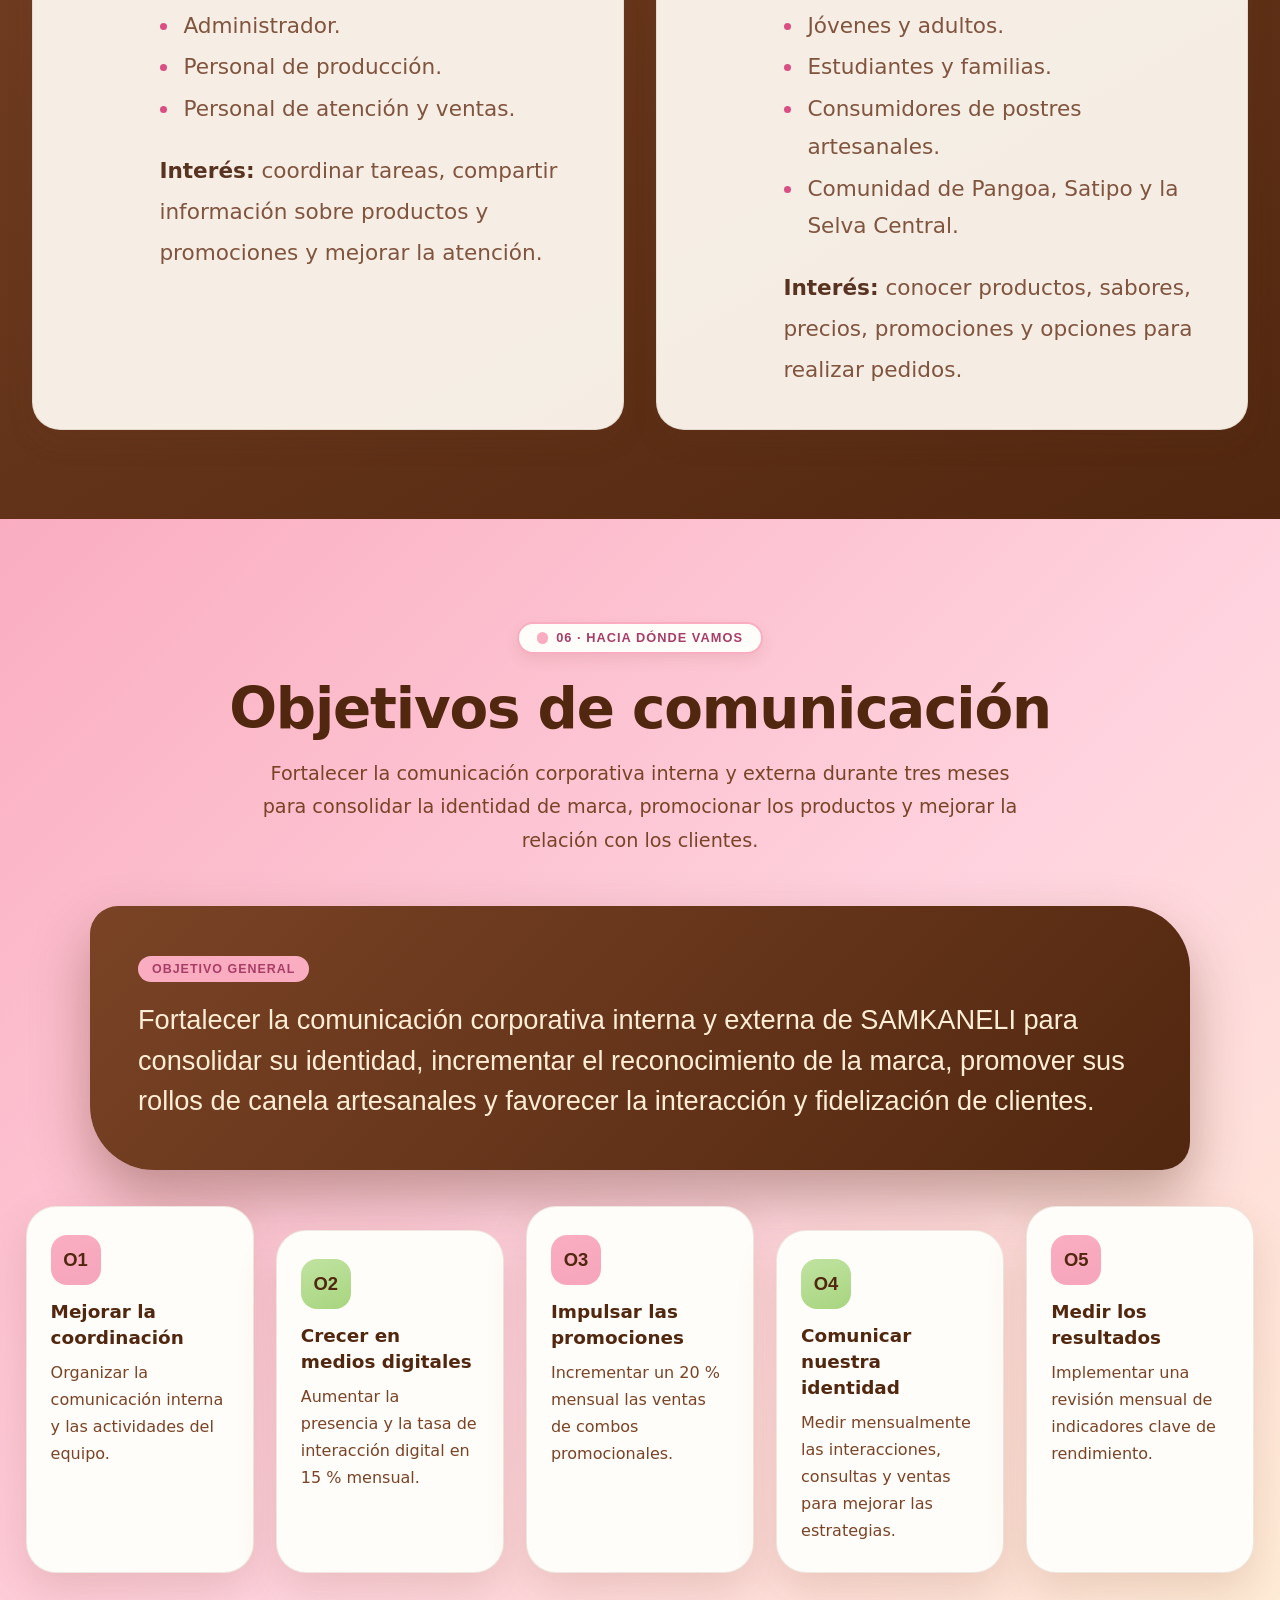
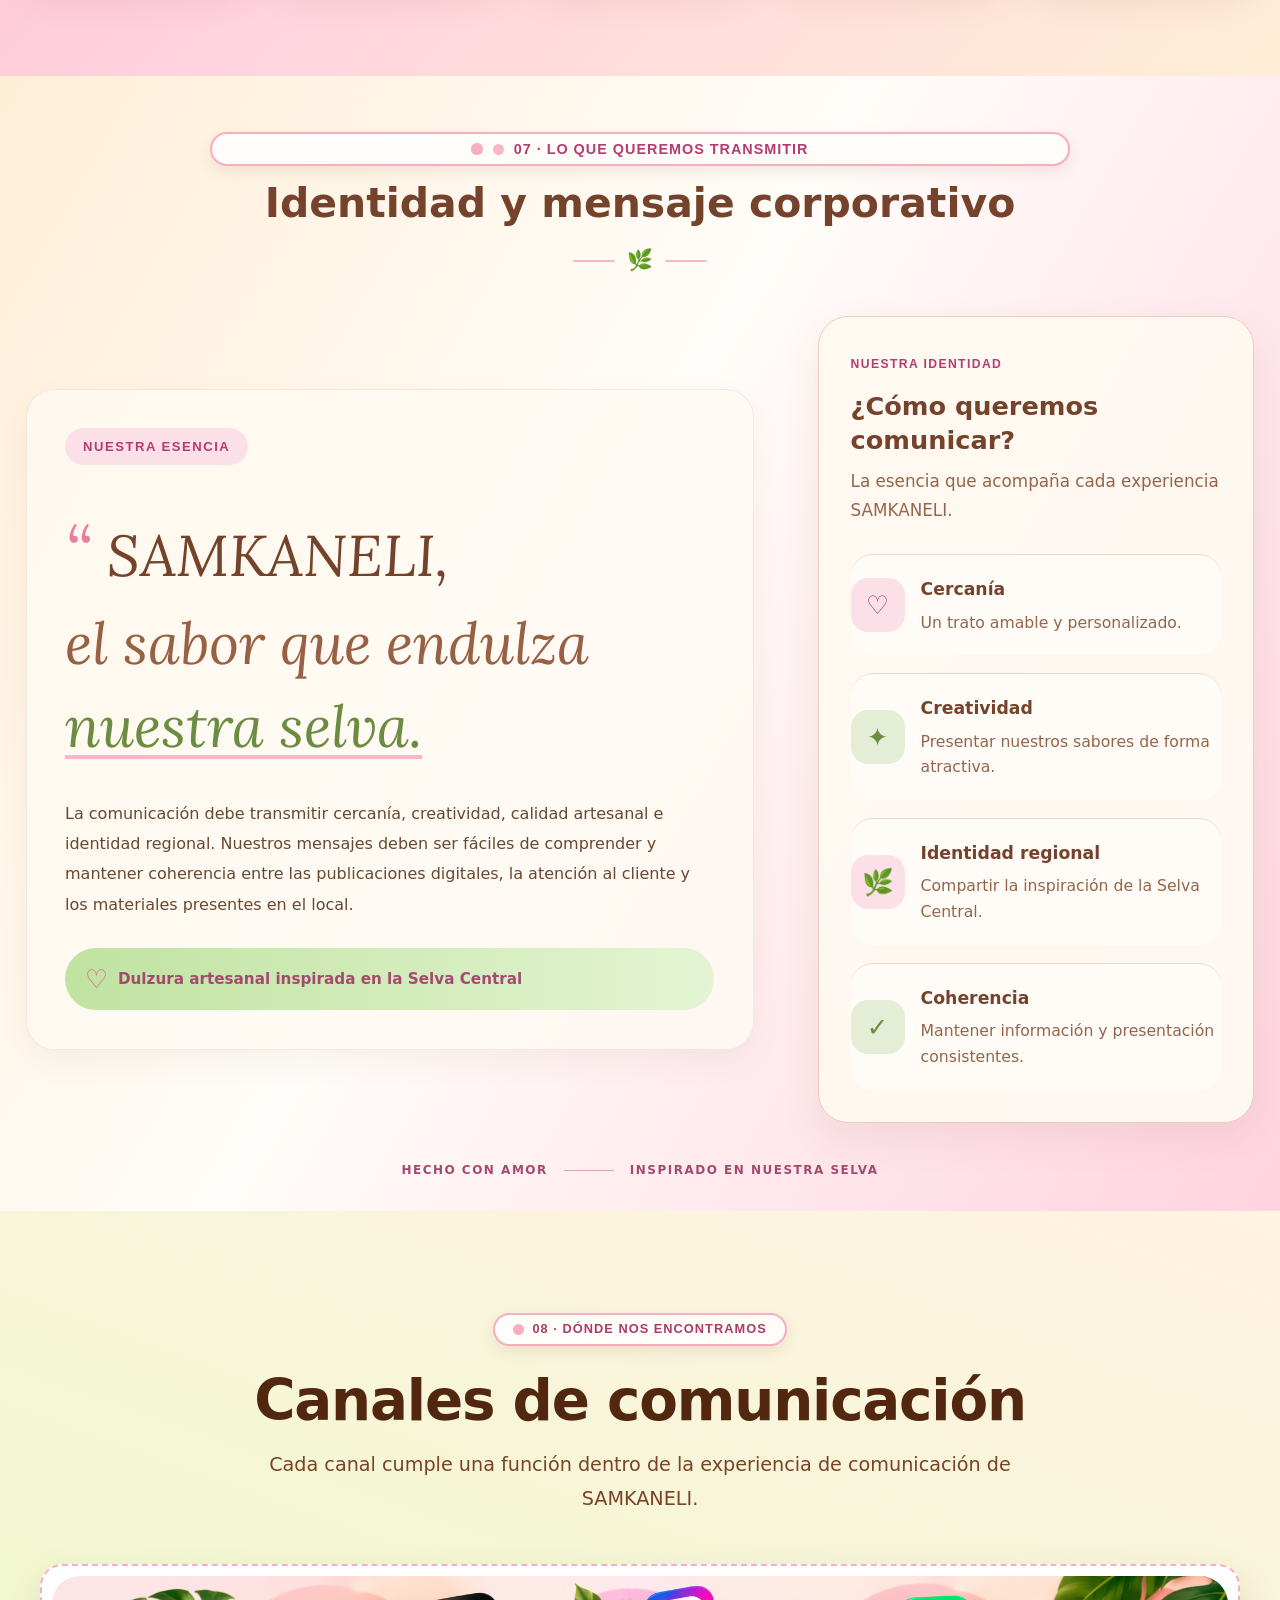
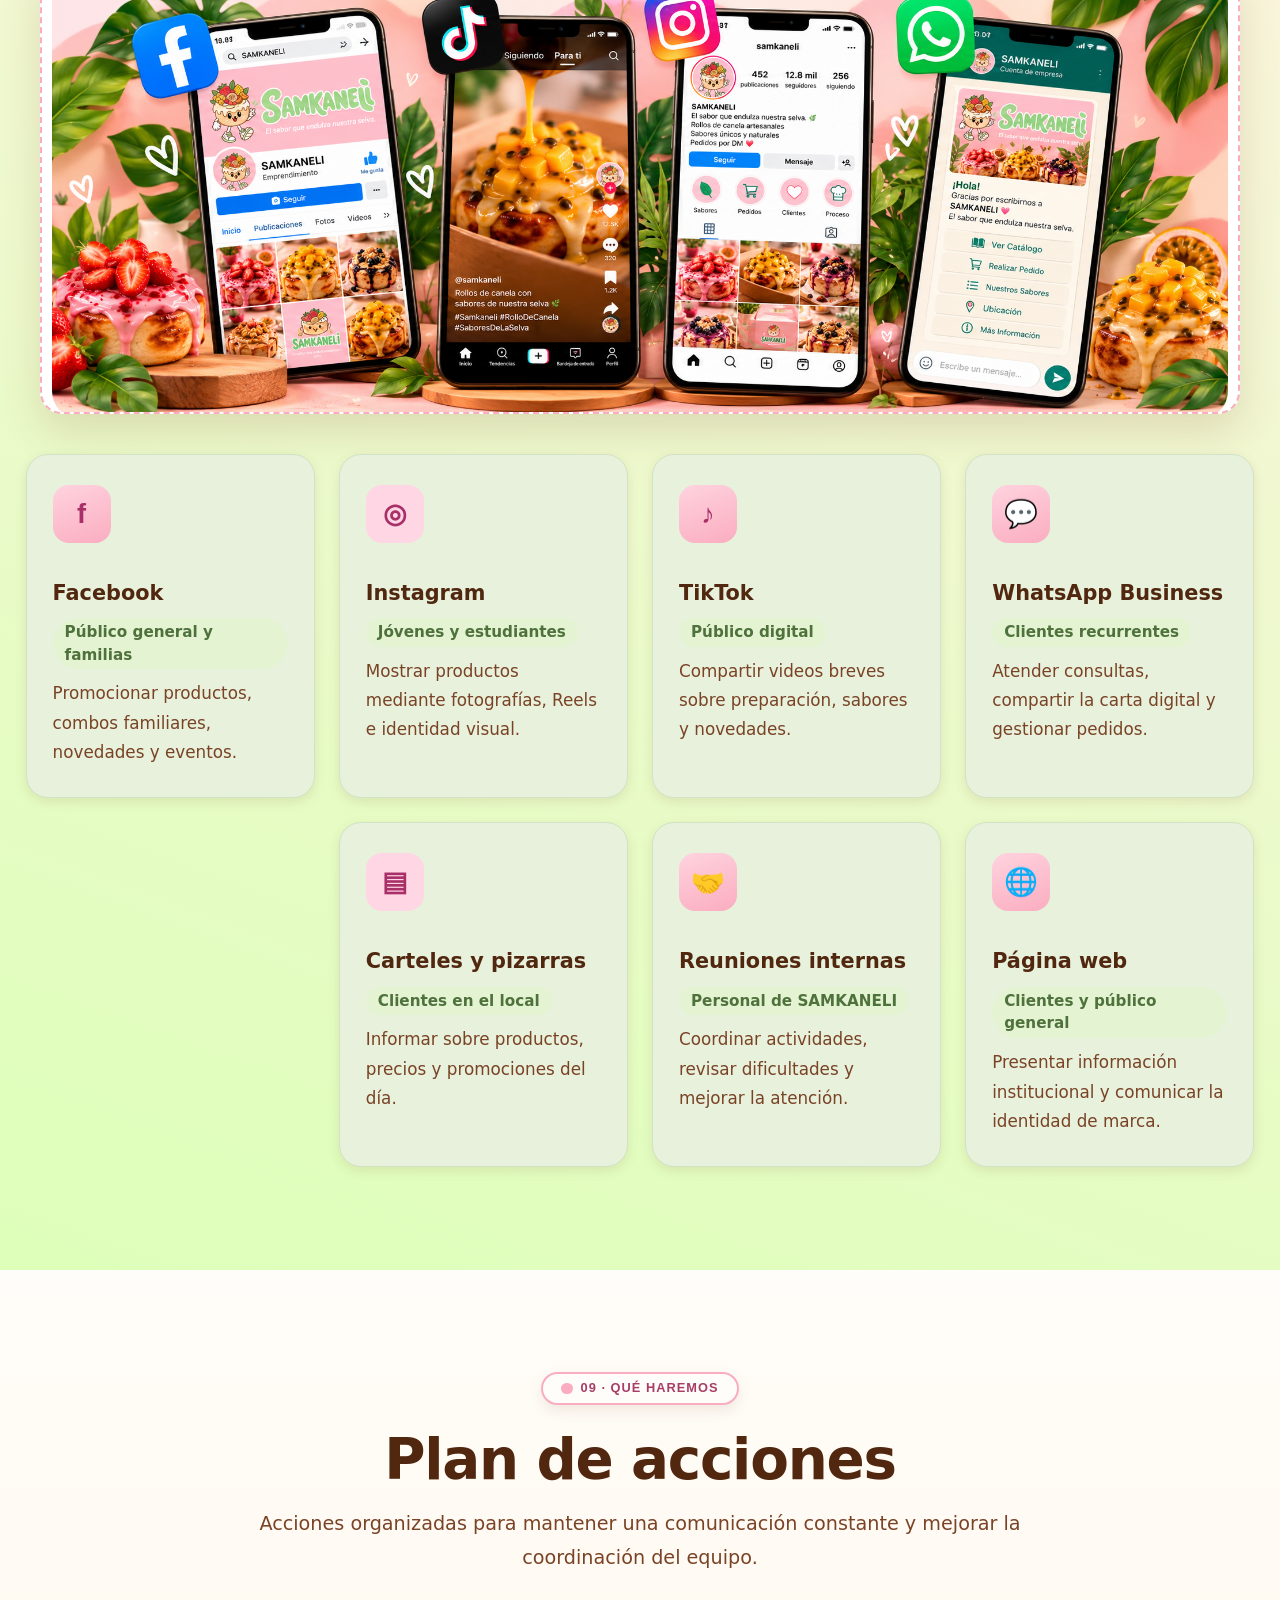
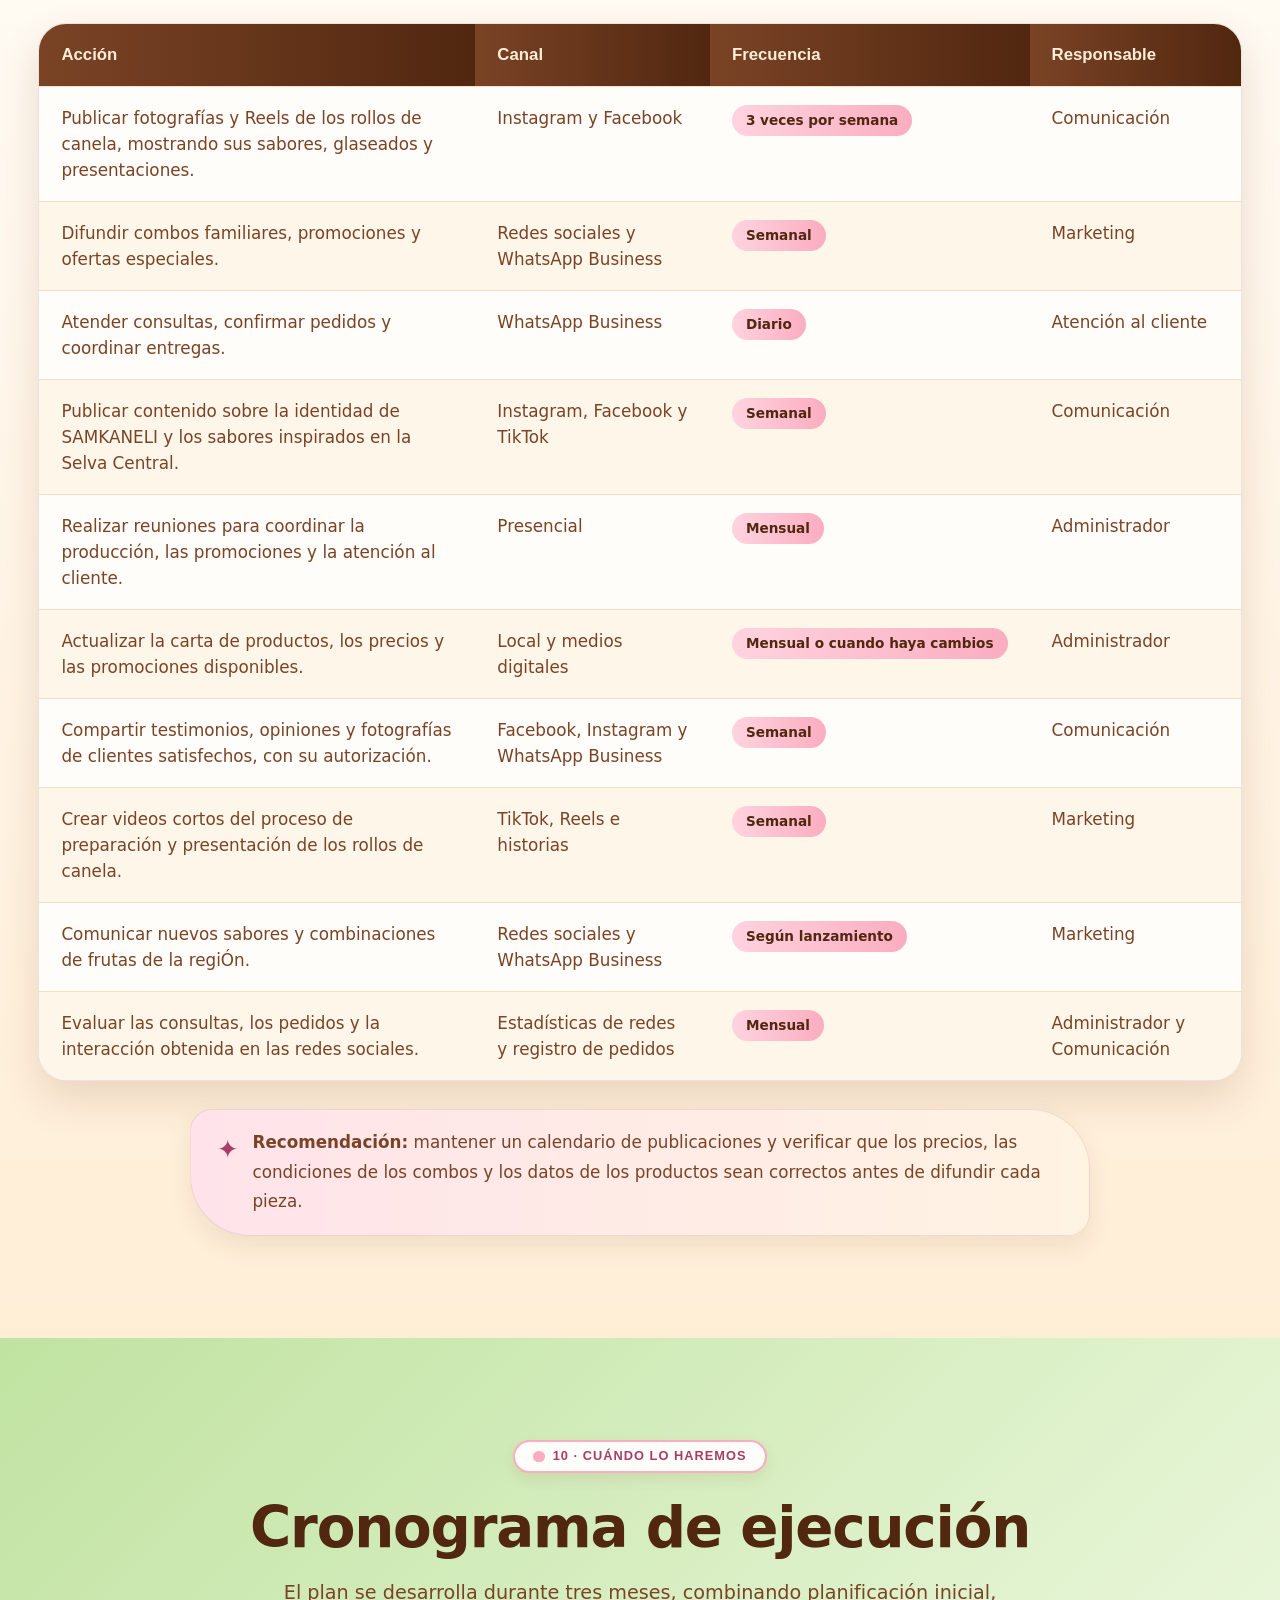
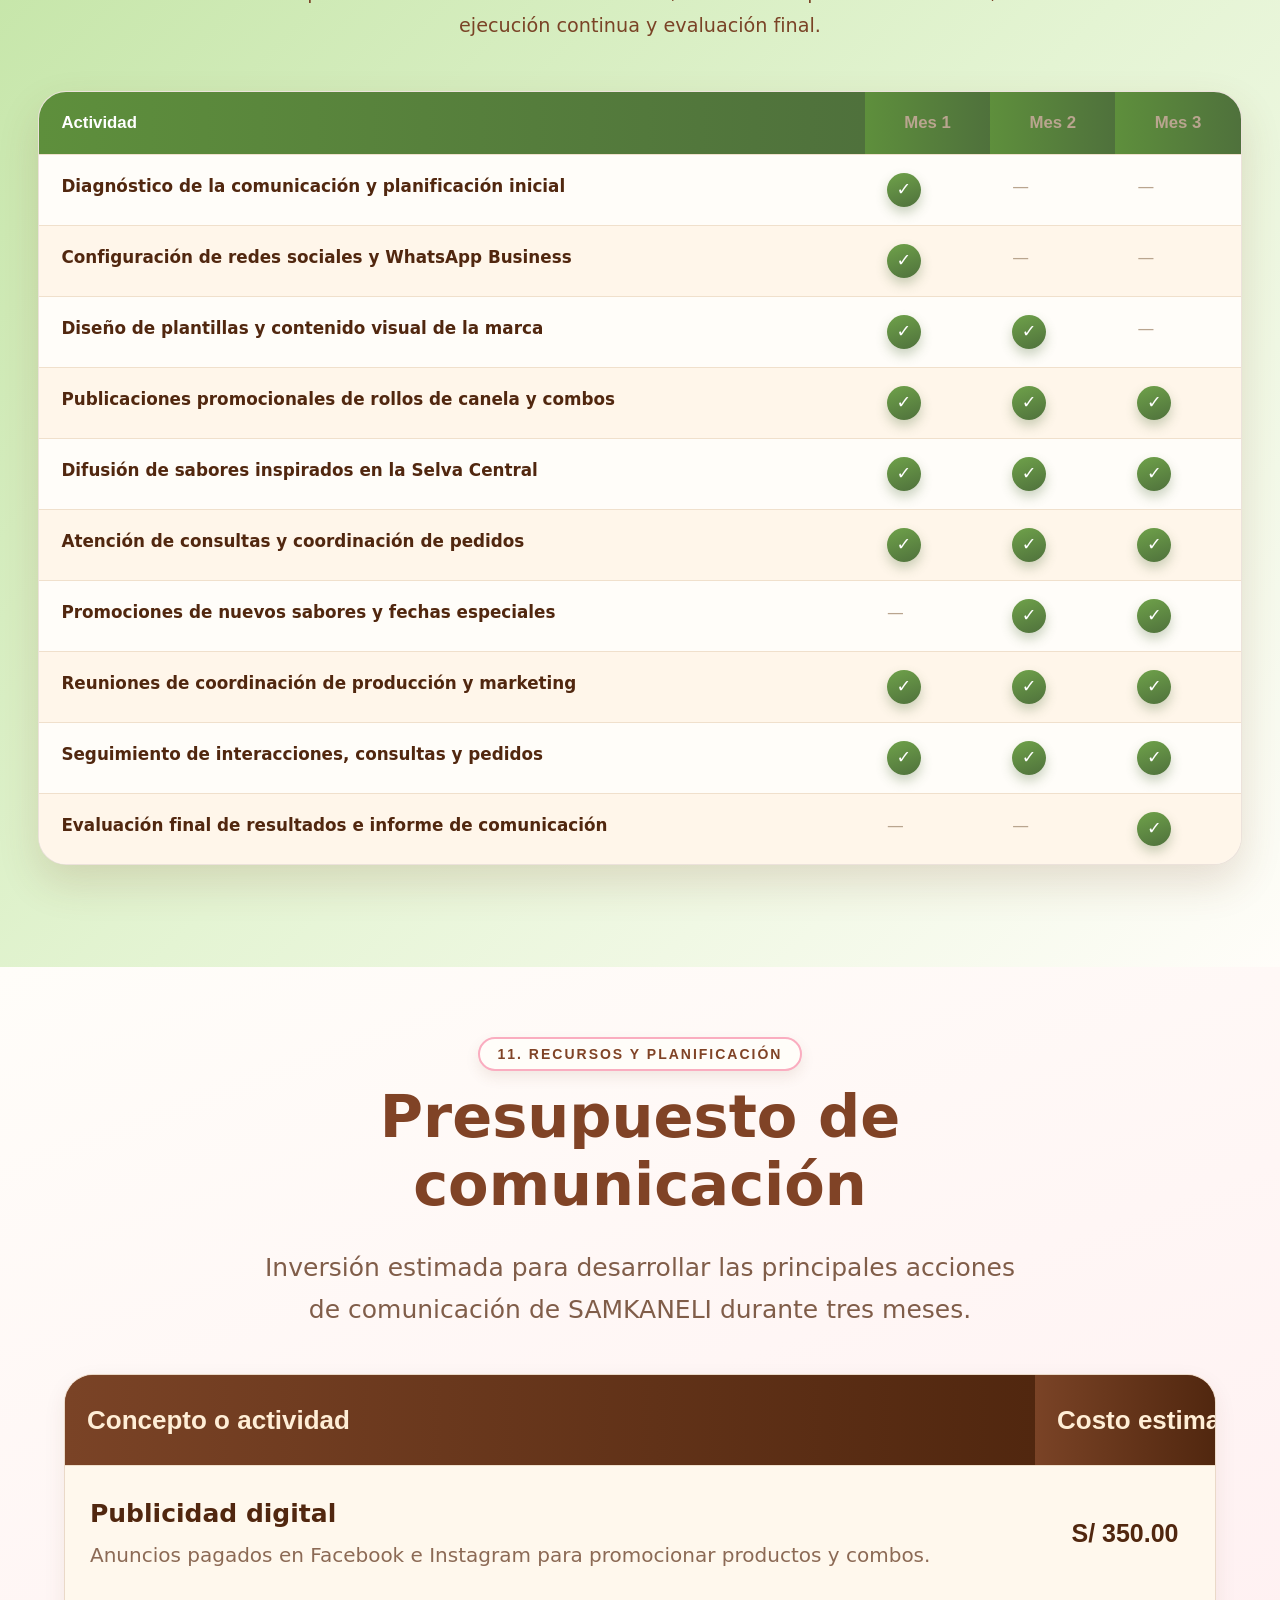
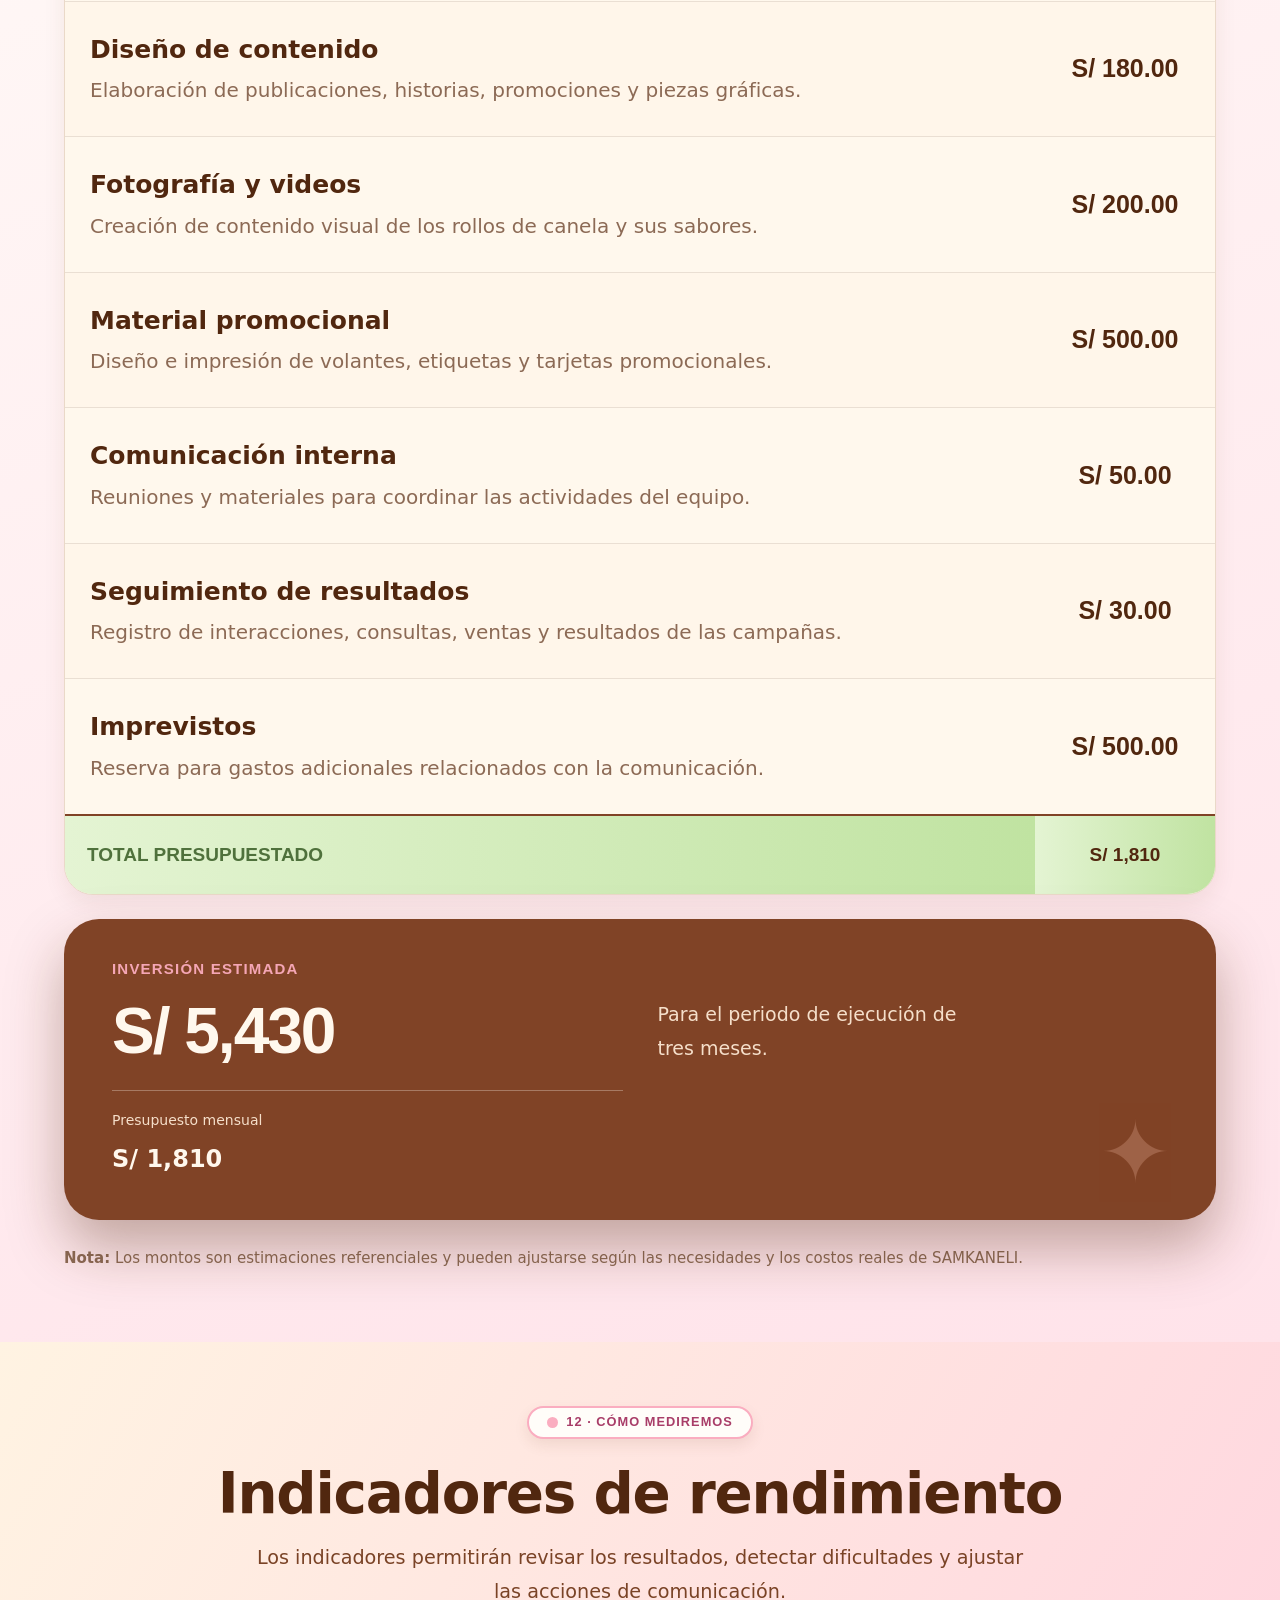
<file: comunicación-corporativa/comunicación-corporativa.html>
<!DOCTYPE html>
<html lang="es">
<head>
  <meta charset="UTF-8">
  <meta name="viewport" content="width=device-width, initial-scale=1.0">

  <link rel="preconnect" href="https://fonts.googleapis.com">
<link rel="preconnect" href="https://fonts.gstatic.com" crossorigin>
<link href="https://fonts.googleapis.com/css2?family=Lora:ital,wght@1,600&display=swap" rel="stylesheet">

  <meta
    name="description"
    content="Plan de comunicación corporativa de SAMKANELI: identidad, públicos, canales, acciones, cronograma e indicadores."
  >

  <title>Comunicación corporativa | SAMKANELI</title>

  <link rel="stylesheet" href="../global.css">
  <link rel="stylesheet" href="../comunicación-corporativa/comunicación-corporativa.css">

  <script>
    document.documentElement.classList.add("js");
  </script>
</head>

<body data-page="comunicacion-corporativa">

  <a class="skip" href="#contenido">Saltar al contenido</a>

  <!-- =====================================================
       CABECERA Y MENÚ PRINCIPAL
  ====================================================== -->
  <header class="site-header">
    <div class="bar">

      <a
        class="brand"
        href="../index.html"
        aria-label="SAMKANELI, ir al inicio"
      >
        <img
          src="../img/logo/imagotipo-transparente.png"
          alt="Logotipo de SAMKANELI"
        >
      </a>

      <button
        class="nav-toggle"
        type="button"
        aria-label="Abrir menú"
        aria-controls="menu"
        aria-expanded="false"
      >
        <span></span>
        <span></span>
        <span></span>
      </button>

      <nav class="nav" id="menu" aria-label="Navegación principal">
        <ul>
          <li>
            <a href="../index.html">Inicio</a>
          </li>

          <li class="has-sub">
            <button
              class="sub-btn"
              type="button"
              aria-expanded="false"
              aria-haspopup="true"
            >
              La marca <span aria-hidden="true">▾</span>
            </button>

            <ul class="sub">
              <li><a href="../empresa/empresa.html">Empresa</a></li>
              <li><a href="../publico-objetivo/publico-objetivo.html">Público objetivo</a></li>
              <li><a href="../identidad-corporativa/identidad-corporativa.html">Identidad corporativa</a></li>
              <li><a href="../identidad-visual/identidad-visual.html">Identidad visual</a></li>
              <li><a href="../imagen-institucional/imagen-institucional.html">Imagen institucional</a></li>
            </ul>
          </li>

          <li><a href="../aplicaciones/aplicaciones.html">Aplicaciones</a></li>
          <li><a href="../comunicacion/comunicacion.html">Comunicación</a></li>
          <li><a href="../manual-identidad/manual-identidad.html">Manual de identidad</a></li>
          <li><a href="../propuestas/propuestas.html">Propuestas de mejora</a></li>
          <li><a href="../comunicación-corporativa/comunicación-corporativa.html" aria-current="page">
              Comunicación corporativa
            </a>
          </li>

          <li>
            <a class="nav-cta" href="../contacto/contacto.html">Contacto</a>
          </li>
        </ul>
      </nav>

    </div>
  </header>

  <main id="contenido" class="cc-page">

    <!-- =====================================================
         PORTADA
    ====================================================== -->
    <section class="cc-hero">
      <div class="wrap cc-hero-grid">

        <div class="cc-hero-copy">
          <p class="eyebrow">SAMKANELI · PLAN ESTRATÉGICO</p>

          <p class="cc-kicker">COMUNICACIÓN INTERNA Y EXTERNA</p>

          <h1>Comunicación corporativa</h1>

          <p class="lead">
            Una comunicación cercana, coherente y creativa para fortalecer
            nuestra marca, conectar con nuestros clientes y compartir
            los sabores de la Selva Central.
          </p>

          <div class="cc-hero-slogan">
            <span aria-hidden="true">✦</span>
            El sabor que endulza nuestra selva.
          </div>

          <div class="btn-row">
            <a class="btn btn-primary" href="#plan">Conocer el plan</a>
            <a class="btn btn-rosa" href="#acciones">Ver las acciones</a>
          </div>
        </div>

        <aside class="cc-hero-card">
          <span class="cc-hero-icon" aria-hidden="true">💬</span>
          <p class="cc-card-label">PLAN DE COMUNICACIÓN</p>
          <h2>12 semanas para comunicar mejor</h2>
          <p>
            Organización, contenido, atención al cliente y evaluación
            continua para una marca con identidad propia.
          </p>

          <div class="cc-mini-stats">
            <div>
              <strong>3</strong>
              <span>meses</span>
            </div>
            <div>
              <strong>2</strong>
              <span>ámbitos</span>
            </div>
            <div>
              <strong>5</strong>
              <span>objetivos específicos</span>
            </div>
          </div>
        </aside>

      </div>
    </section>

    <div class="franja-sabores" aria-label="Sabores e identidad de SAMKANELI">
      <div class="franja-sabores-pista">
        <span>✦ COCO</span><span>✦ CHOCOLATE</span><span>✦ CANELA ARTESANAL</span>
        <span>✦ HECHO EN PANGOA</span><span>✦ SELVA CENTRAL</span><span>✦ DULCE Y CERCANO</span>
        <span>✦ MANGO</span><span>✦ PIÑA</span><span>✦ MARACUYÁ</span><span>✦ CAMU CAMU</span>
        <span>✦ COCO</span><span>✦ CHOCOLATE</span><span>✦ CANELA ARTESANAL</span>
        <span>✦ HECHO EN PANGOA</span><span>✦ SELVA CENTRAL</span><span>✦ DULCE Y CERCANO</span>
        <span>✦ MANGO</span><span>✦ PIÑA</span><span>✦ MARACUYÁ</span><span>✦ CAMU CAMU</span>
      </div>
    </div>

    <!-- REEMPLAZA el <nav class="cc-index wrap"> actual (el de las 10 secciones) por este.
     Los enlaces apuntan a los ids que ya existen en tu página. -->
<nav class="cc-index wrap" aria-label="Contenido de esta página">
  <a href="#datos-generales"><b>01</b> Datos generales</a>
  <a href="#plan"><b>02</b> Presentación</a>
  <a href="#diagnostico"><b>03</b> Diagnóstico</a>
  <a href="#foda"><b>04</b> FODA</a>
  <a href="#publicos"><b>05</b> Públicos</a>
  <a href="#objetivos"><b>06</b> Objetivos</a>
  <a href="#mensaje"><b>07</b> Identidad y mensaje</a>
  <a href="#canales"><b>08</b> Canales</a>
  <a href="#acciones"><b>09</b> Plan de acciones</a>
  <a href="#cronograma"><b>10</b> Cronograma</a>
  <a href="#presupuesto"><b>11</b> Presupuesto</a>
  <a href="#indicadores"><b>12</b> KPIs</a>
  <a href="#mejora-continua"><b>13</b> Proceso continuo</a>
  <a href="#fases-modelo"><b>14</b> Fases aplicadas</a>
  <a href="#control-trimestral"><b>15</b> Control trimestral</a>
</nav>


<!-- 1. DATOS GENERALES -->
<section class="cc-section cc-datos" id="datos-generales">
  <div class="wrap">

    <div class="cc-section-head cc-datos-head">
      <span class="cc-eyebrow">
        <span class="cc-dot"></span>
        01 · DATOS GENERALES
      </span>

      <h2>Conoce a SAMKANELI</h2>

      <p>
        La esencia de nuestra marca, nuestros productos y el plan
        que guía nuestra comunicación.
      </p>
    </div>

    <div class="cc-datos-grid">

  <div class="cc-dato-card cc-dato-fijo">
  <div class="cc-dato-cabecera">
    <span class="cc-dato-icon">🏷️</span>
    <span class="cc-dato-titulo">Nombre de la empresa</span>
  </div>
  <div class="cc-dato-contenido">
    <span class="cc-dato-etiqueta">Nuestra empresa</span>
    <h3>SamKaneli s.a.c</h3>
    <p>El sabor que endulza nuestra selva.</p>
  </div>
</div>

   <div class="cc-dato-card cc-dato-fijo">
  <div class="cc-dato-cabecera">
    <span class="cc-dato-icon">🏷️</span>
    <span class="cc-dato-titulo">Giro del Negocio</span>
  </div>

  <div class="cc-dato-contenido">
    <p>Elaboración y comercialización de rollos de canela artesanales con sabores inspirados en las frutas de la Selva Central.</p>
  </div>
</div>

       <div class="cc-dato-card cc-dato-fijo">
       <div class="cc-dato-cabecera">
          <span class="cc-dato-icon">🧁</span>
     <span class="cc-dato-titulo">Actividad principal</span>
        </div>
        <div class="cc-dato-contenido">
          Preparación y venta de rollos de canela artesanales,
          combinados con sabores como mango, piña, coco y chocolate.
        </div>
      </div>

      
       <div class="cc-dato-card cc-dato-fijo">
       <div class="cc-dato-cabecera">
          <span class="cc-dato-icon">💗</span>
          <span class="cc-dato-titulo">Público objetivo</span>
        </div>
        <div class="cc-dato-contenido">
          Jóvenes, adultos, estudiantes, familias y consumidores que
          disfrutan de los postres artesanales y buscan sabores
          diferentes con identidad regional.
        </div>
      </div>

      <div class="cc-dato-card cc-dato-fijo">
       <div class="cc-dato-cabecera">
          <span class="cc-dato-icon">📣</span>
          <span class="cc-dato-titulo">Ámbito de comunicación</span>
          <span class="cc-dato-flecha">+</span>
        </div>
        <div class="cc-dato-contenido">
          <div class="cc-dato-subbloque">
            <span class="cc-dato-etiqueta">Comunicación interna</span>
            <p>
              Coordinación de las actividades de producción,
              atención y gestión de la marca.
            </p>
          </div>
          <div class="cc-dato-subbloque">
            <span class="cc-dato-etiqueta">Comunicación externa</span>
            <p>
              Clientes, consumidores y comunidad de Pangoa, Mazamari,
              Satipo y la Selva Central.
            </p>
          </div>
        </div>
      </div>

      
      <div class="cc-dato-card cc-dato-fijo">
       <div class="cc-dato-cabecera">
          <span class="cc-dato-icon">📅</span>
          <span class="cc-dato-titulo">Duración del plan</span>
          <span class="cc-dato-flecha">+</span>
         </div>
        <div class="cc-dato-contenido">
          <span class="cc-dato-etiqueta">Periodo de ejecución</span>
          <h3>3 meses</h3>
          <p>Plan de comunicación trimestral.</p>
        </div>
      </div>

     <div class="cc-dato-card cc-dato-fijo">
       <div class="cc-dato-cabecera">
          <span class="cc-dato-icon">🤝</span>
          <span class="cc-dato-titulo">Responsable</span>
          <span class="cc-dato-flecha">+</span>
         </div>
        <div class="cc-dato-contenido">
          Responsable o administrador de SAMKANELI, con apoyo de las
          funciones de comunicación y marketing.
        </div>
      </div>

    <div class="cc-dato-card cc-dato-fijo">
       <div class="cc-dato-cabecera">
          <span class="cc-dato-icon">✨</span>
          <span class="cc-dato-titulo">Nombre del plan</span>
          <span class="cc-dato-flecha">+</span>
       </div>
        <div class="cc-dato-contenido">
          <span class="cc-dato-etiqueta">Nuestra identidad</span>
          <h3>“SAMKANELI: El sabor que endulza nuestra selva”.</h3>
        </div>
      </div>

    </div>
  </div>
</section>

    
<!-- =====================================================
     01. PRESENTACIÓN
====================================================== -->
<section class="sec sec--claro" id="plan">
  <div class="wrap">

    <div class="cc-section-heading">
      <p class="eyebrow">02 · </p>
      <h2>Presentación</h2>
    </div>

    <div class="cc-message-layout cc-presentacion-layout">

      <!-- LADO IZQUIERDO: QUIÉNES SOMOS -->
      
<div class="cc-quienes-somos">
  <span class="cc-dato-etiqueta">Nuestra marca</span>
  <h3>¿Quiénes somos?</h3>
  <p>
    SAMKANELI es una marca dedicada a la elaboración y comercialización
    de rollos de canela artesanales, que combina sabores, creatividad
    y una identidad inspirada en los productos de la Selva Central del Perú.
    Buscamos ofrecer una experiencia dulce, cálida y diferenciada,
    mediante productos preparados con dedicación y combinaciones de
    sabores como mango, maracuyá, piña, coco y chocolate. Nuestra marca
    busca transmitir cercanía, calidad artesanal y el encanto de nuestra
    selva en cada rollo de canela.
  </p>
</div>


      <!-- LADO DERECHO: ESPACIO PARA EL LOGO Y EL ESLOGAN -->
      <div class="cc-presentacion-marca">

        <div class="cc-presentacion-logo">
          <img
            src="../img/logo/imagotipo-transparente.png"
            alt="Logotipo de SAMKANELI"
            loading="lazy"
          >
        </div>

        <p class="cc-presentacion-eslogan">
          El sabor que endulza nuestra selva.
        </p>

      </div>

    </div>

  </div>
</section>


<!-- =====================================================
     03. DIAGNÓSTICO DE LA COMUNICACIÓN
====================================================== -->
<section class="sec" id="diagnostico">
  <div class="wrap">

    <div class="cc-section-heading">
      <p class="eyebrow">03 · PUNTO DE PARTIDA</p>
      <h2>Diagnóstico de la comunicación</h2>
      <p class="lead">
        Para mejorar la comunicación de SAMKANELI, es importante
        reconocer las necesidades internas y las oportunidades
        que existen para conectar con los clientes.
      </p>
    </div>

    <div class="grid g2 cc-diagnosis-grid">

      <!-- ÁMBITO INTERNO -->
      <article class="cc-diagnosis-card cc-diagnosis-internal">
        <span class="cc-diagnosis-tag">ÁMBITO INTERNO</span>
        <h3>Organización y coordinación</h3>
        <p>
          Se necesita coordinar mejor las actividades de producción,
          atención al cliente, promoción y comercialización.
          También es importante mantener criterios comunes al
          comunicar precios, pedidos, productos y promociones.
        </p>
        <ul class="check-list">
          <li>Coordinar las actividades del equipo.</li>
          <li>Unificar la información sobre productos y precios.</li>
          <li>Establecer reuniones de seguimiento.</li>
        </ul>
      </article>

      <!-- ÁMBITO EXTERNO -->
      <article class="cc-diagnosis-card cc-diagnosis-external">
        <span class="cc-diagnosis-tag">ÁMBITO EXTERNO</span>
        <h3>Presencia y relación con clientes</h3>
        <p>
          Se requiere fortalecer la presencia digital, difundir
          los productos con mayor constancia y mantener una
          presentación visual coherente en los distintos canales.
        </p>
        <ul class="check-list">
          <li>Comunicar claramente la propuesta de valor.</li>
          <li>Mostrar los sabores y el carácter artesanal.</li>
          <li>Atraer nuevos clientes y fidelizar consumidores.</li>
        </ul>
      </article>

    </div>

  </div>
</section>


<!-- =====================================================
     04. ANÁLISIS FODA
====================================================== -->
<section class="sec" id="foda">
  <div class="wrap">

    <!-- ENCABEZADO -->
    <div class="cc-section-heading">
      <p class="eyebrow">04 · ANÁLISIS ESTRATÉGICO</p>
      <h2>Análisis FODA de SAMKANELI</h2>
      <p class="lead">
        Identificamos las fortalezas, oportunidades, debilidades
        y amenazas que influyen en la comunicación y el
        posicionamiento de nuestra marca.
      </p>
    </div>

    <!-- CUADRÍCULA DEL FODA -->
    <div class="cc-foda-grid">

      <!-- 1. FORTALEZAS: ARRIBA A LA IZQUIERDA -->
      <article class="cc-foda-item cc-foda-strength">
        <span>F</span>
        <div>
          <h4>Fortalezas</h4>
          <ul>
            <li>Identidad vinculada a los sabores de la Selva Central.</li>
            <li>Variedad de rollos de canela artesanales.</li>
            <li>Posibilidad de ofrecer atención cercana y personalizada.</li>
          </ul>
        </div>
      </article>

      <!-- 2. OPORTUNIDADES: ARRIBA A LA DERECHA -->
      <article class="cc-foda-item cc-foda-opportunity">
        <span>O</span>
        <div>
          <h4>Oportunidades</h4>
          <ul>
            <li>Uso de Facebook, Instagram y TikTok.</li>
            <li>Videos cortos sobre preparación y presentación.</li>
            <li>Promociones, sorteos y contenido cultural.</li>
          </ul>
        </div>
      </article>

      <!-- 3. IMAGEN CENTRAL -->
      <div class="cc-foda-image">
        <img
          src="../img/originales/SAMKANELI.png"
          alt="Logotipo de SAMKANELI"
          loading="lazy"
        >
      </div>

      <!-- 4. DEBILIDADES: ABAJO A LA IZQUIERDA -->
      <article class="cc-foda-item cc-foda-weakness">
        <span>D</span>
        <div>
          <h4>Debilidades</h4>
          <ul>
            <li>Necesidad de mantener una frecuencia constante de publicaciones.</li>
            <li>Falta de un calendario promocional organizado.</li>
            <li>Necesidad de definir indicadores de rendimiento.</li>
          </ul>
        </div>
      </article>

      <!-- 5. AMENAZAS: ABAJO A LA DERECHA -->
      <article class="cc-foda-item cc-foda-threat">
        <span>A</span>
        <div>
          <h4>Amenazas</h4>
          <ul>
            <li>Competencia de pastelerías y cafeterías.</li>
            <li>Cambios en las preferencias de los consumidores.</li>
            <li>Saturación de publicidad en redes sociales.</li>
          </ul>
        </div>
      </article>

    </div>

  </div>
</section>

<!-- =====================================================
         04. PÚBLICOS
    ====================================================== -->
    <section class="sec" id="publicos">
      <div class="wrap">

        <div class="cc-section-heading">
          <p class="eyebrow">05 · CON QUIÉNES NOS COMUNICAMOS</p>
          <h2>Nuestros públicos</h2>
          <p class="lead">
            Cada público necesita información clara, oportuna y adecuada
            a su relación con SAMKANELI.
          </p>
        </div>

        <div class="grid g2 cc-audiences">

          <article class="cc-audience-card">
            <div class="cc-audience-icon" aria-hidden="true">🤝</div>
            <div>
              <span class="cc-audience-type">PÚBLICO INTERNO</span>
              <h3>Equipo SAMKANELI</h3>
              <ul>
                <li>Administrador.</li>
                <li>Personal de producción.</li>
                <li>Personal de atención y ventas.</li>
              </ul>
              <p>
                <strong>Interés:</strong> coordinar tareas, compartir
                información sobre productos y promociones y mejorar la atención.
              </p>
            </div>
          </article>

          <article class="cc-audience-card">
            <div class="cc-audience-icon" aria-hidden="true">♡</div>
            <div>
              <span class="cc-audience-type">PÚBLICO EXTERNO</span>
              <h3>Clientes y consumidores</h3>
              <ul>
                <li>Jóvenes y adultos.</li>
                <li>Estudiantes y familias.</li>
                <li>Consumidores de postres artesanales.</li>
                <li>Comunidad de Pangoa, Satipo y la Selva Central.</li>
              </ul>
              <p>
                <strong>Interés:</strong> conocer productos, sabores,
                precios, promociones y opciones para realizar pedidos.
              </p>
            </div>
          </article>

        </div>

      </div>
    </section>


    <!-- =====================================================
         03. OBJETIVOS
    ====================================================== -->
    <section class="sec sec--rosa" id="objetivos">
      <div class="wrap">

        <div class="cc-section-heading">
          <p class="eyebrow">06 · HACIA DÓNDE VAMOS</p>
          <h2>Objetivos de comunicación</h2>
          <p class="lead">
            Fortalecer la comunicación corporativa interna y externa
            durante tres meses para consolidar la identidad de marca,
            promocionar los productos y mejorar la relación con los clientes.
          </p>
        </div>

        <article class="cc-objective-main">
          <span class="cc-objective-label">OBJETIVO GENERAL</span>
          <p>
            Fortalecer la comunicación corporativa interna y externa de
            SAMKANELI para consolidar su identidad, incrementar el
            reconocimiento de la marca, promover sus rollos de canela
            artesanales y favorecer la interacción y fidelización de clientes.
          </p>
        </article>

        <div class="grid g3 cc-objectives-grid">

          <article class="cc-objective-card">
            <span>O1</span>
            <h3>Mejorar la coordinación</h3>
            <p>Organizar la comunicación interna y las actividades del equipo.</p>
          </article>

          <article class="cc-objective-card">
            <span>O2</span>
            <h3>Crecer en medios digitales</h3>
            <p>Aumentar la presencia y la tasa de interacción digital en 15 % mensual.</p>
          </article>

          <article class="cc-objective-card">
            <span>O3</span>
            <h3>Impulsar las promociones</h3>
            <p>Incrementar un 20 % mensual las ventas de combos promocionales.</p>
          </article>

          <article class="cc-objective-card">
            <span>O4</span>
            <h3>Comunicar nuestra identidad</h3>
            <p>Medir mensualmente las interacciones, consultas y ventas para mejorar las estrategias.</p>
          </article>

          <article class="cc-objective-card">
            <span>O5</span>
            <h3>Medir los resultados</h3>
            <p>Implementar una revisión mensual de indicadores clave de rendimiento.</p>
          </article>

        </div>

      </div>
    </section>

   
<!-- =====================================================
     05. IDENTIDAD Y MENSAJE CORPORATIVO
====================================================== -->
<section class="sec cc-mensaje-nuevo" id="mensaje">
  <div class="cc-mensaje-wrap">

    <!-- ENCABEZADO -->
    <header class="cc-mensaje-heading">
      <p class="eyebrow">
        <span class="cc-mensaje-punto"></span>
        07 · LO QUE QUEREMOS TRANSMITIR
      </p>
      <h2>Identidad y mensaje corporativo</h2>
      <div class="cc-mensaje-decoracion">
        <span></span> 🌿 <span></span>
      </div>
    </header>

    <!-- CONTENIDO PRINCIPAL -->
    <div class="cc-message-layout">

      <!-- MENSAJE CENTRAL -->
      <div class="cc-message-copy">

        <span class="cc-message-label">NUESTRA ESENCIA</span>

        <blockquote class="cc-main-message">
          <span class="cc-comilla">“</span>
          SAMKANELI,
          <span class="cc-eslogan-linea">
            el sabor que endulza
          </span>
          <span class="cc-eslogan-selva">
            nuestra selva.
          </span>
        </blockquote>

        <p class="cc-message-description">
          La comunicación debe transmitir cercanía, creatividad,
          calidad artesanal e identidad regional. Nuestros mensajes
          deben ser fáciles de comprender y mantener coherencia entre
          las publicaciones digitales, la atención al cliente y los
          materiales presentes en el local.
        </p>

        <div class="cc-message-firma">
          <span>♡</span>
          Dulzura artesanal inspirada en la Selva Central
        </div>

      </div>

      <!-- VALORES CORPORATIVOS -->
      <aside class="cc-values">

        <div class="cc-values-heading">
          <span class="cc-values-mini">NUESTRA IDENTIDAD</span>
          <h3>¿Cómo queremos comunicar?</h3>
          <p>La esencia que acompaña cada experiencia SAMKANELI.</p>
        </div>

        <div class="cc-value">
          <span class="cc-value-icon" aria-hidden="true">♡</span>
          <div>
            <strong>Cercanía</strong>
            <p>Un trato amable y personalizado.</p>
          </div>
        </div>

        <div class="cc-value">
          <span class="cc-value-icon" aria-hidden="true">✦</span>
          <div>
            <strong>Creatividad</strong>
            <p>Presentar nuestros sabores de forma atractiva.</p>
          </div>
        </div>

        <div class="cc-value">
          <span class="cc-value-icon" aria-hidden="true">🌿</span>
          <div>
            <strong>Identidad regional</strong>
            <p>Compartir la inspiración de la Selva Central.</p>
          </div>
        </div>

        <div class="cc-value">
          <span class="cc-value-icon" aria-hidden="true">✓</span>
          <div>
            <strong>Coherencia</strong>
            <p>Mantener información y presentación consistentes.</p>
          </div>
        </div>

      </aside>

    </div>

    <!-- DECORACIÓN INFERIOR -->
    <div class="cc-mensaje-pie">
      <span>HECHO CON AMOR</span>
      <span class="cc-pie-linea"></span>
      <span>INSPIRADO EN NUESTRA SELVA</span>
    </div>

  </div>
</section>

    <!-- =====================================================
         08. CANALES
    ====================================================== -->
    <section class="sec sec--claro" id="canales">
      <div class="wrap">

        <div class="cc-section-heading">
          <p class="eyebrow">08 · DÓNDE NOS ENCONTRAMOS</p>
          <h2>Canales de comunicación</h2>
          <p class="lead">
            Cada canal cumple una función dentro de la experiencia
            de comunicación de SAMKANELI.
          </p>
        </div>

<!-- Imagen general de los canales de comunicación -->
<div class="cc-canales-imagen">
  <img
    src="../img/mockups/redes 2.png"
    alt="Imagen general de los canales de comunicación de SAMKANELI"
    loading="lazy"
  >
</div>

        <div class="grid g3 cc-channel-grid">

          <article class="card cc-channel-card">
            <span class="cc-channel-icon" aria-hidden="true">f</span>
            <h3>Facebook</h3>
            <p class="cc-channel-audience">Público general y familias</p>
            <p>Promocionar productos, combos familiares, novedades y eventos.</p>
          </article>

          <article class="card cc-channel-card">
            <span class="cc-channel-icon" aria-hidden="true">◎</span>
            <h3>Instagram</h3>
            <p class="cc-channel-audience">Jóvenes y estudiantes</p>
            <p>Mostrar productos mediante fotografías, Reels e identidad visual.</p>
          </article>

          <article class="card cc-channel-card">
            <span class="cc-channel-icon" aria-hidden="true">♪</span>
            <h3>TikTok</h3>
            <p class="cc-channel-audience">Público digital</p>
            <p>Compartir videos breves sobre preparación, sabores y novedades.</p>
          </article>

          <article class="card cc-channel-card">
            <span class="cc-channel-icon" aria-hidden="true">💬</span>
            <h3>WhatsApp Business</h3>
            <p class="cc-channel-audience">Clientes recurrentes</p>
            <p>Atender consultas, compartir la carta digital y gestionar pedidos.</p>
          </article>

          <article class="card cc-channel-card">
            <span class="cc-channel-icon" aria-hidden="true">▤</span>
            <h3>Carteles y pizarras</h3>
            <p class="cc-channel-audience">Clientes en el local</p>
            <p>Informar sobre productos, precios y promociones del día.</p>
          </article>

          <article class="card cc-channel-card">
            <span class="cc-channel-icon" aria-hidden="true">🤝</span>
            <h3>Reuniones internas</h3>
            <p class="cc-channel-audience">Personal de SAMKANELI</p>
            <p>Coordinar actividades, revisar dificultades y mejorar la atención.</p>
          </article>

          <article class="card cc-channel-card">
            <span class="cc-channel-icon" aria-hidden="true">🌐</span>
            <h3>Página web</h3>
            <p class="cc-channel-audience">Clientes y público general</p>
            <p>Presentar información institucional y comunicar la identidad de marca.</p>
          </article>

        </div>

      </div>
    </section>

    <!-- =====================================================
         07. ACCIONES
    ====================================================== -->
    <section class="sec" id="acciones">
      <div class="wrap">

        <div class="cc-section-heading">
          <p class="eyebrow">09 · QUÉ HAREMOS</p>
          <h2>Plan de acciones</h2>
          <p class="lead">
            Acciones organizadas para mantener una comunicación
            constante y mejorar la coordinación del equipo.
          </p>
        </div>

        <div class="cc-table-wrap">
          <table class="cc-table">
            <thead>
              <tr>
                <th scope="col">Acción</th>
                <th scope="col">Canal</th>
                <th scope="col">Frecuencia</th>
                <th scope="col">Responsable</th>
              </tr>
            </thead>
            <tbody>
              <tr>
                <td>Publicar fotografías y Reels de los rollos de canela, mostrando sus sabores, glaseados y presentaciones.</td>
                <td>Instagram y Facebook</td>
                <td><span class="cc-frequency">3 veces por semana</span></td>
                <td>Comunicación</td>
              </tr>
              <tr>
                <td>Difundir combos familiares, promociones y ofertas especiales.</td>
                <td>Redes sociales y WhatsApp Business</td>
                <td><span class="cc-frequency">Semanal</span></td>
                <td>Marketing</td>
              </tr>
              <tr>
                <td>Atender consultas, confirmar pedidos y coordinar entregas.</td>
                <td>WhatsApp Business</td>
                <td><span class="cc-frequency">Diario</span></td>
                <td>Atención al cliente</td>
              </tr>
              <tr>
                <td>Publicar contenido sobre la identidad de SAMKANELI y los sabores inspirados en la Selva Central.</td>
                <td>Instagram, Facebook y TikTok</td>
                <td><span class="cc-frequency">Semanal</span></td>
                <td>Comunicación</td>
              </tr>
              <tr>
                <td>Realizar reuniones para coordinar la producción, las promociones y la atención al cliente.</td>
                <td>Presencial</td>
                <td><span class="cc-frequency">Mensual</span></td>
                <td>Administrador</td>
              </tr>
              <tr>
                <td>Actualizar la carta de productos, los precios y las promociones disponibles.</td>
                <td>Local y medios digitales</td>
                <td><span class="cc-frequency">Mensual o cuando haya cambios</span></td>
                <td>Administrador</td>
              </tr>
               <tr>
                <td>Compartir testimonios, opiniones y fotografías de clientes satisfechos, con su autorización.</td>
                <td>Facebook, Instagram y WhatsApp Business</td>
                <td><span class="cc-frequency">Semanal</span></td>
                <td>Comunicación</td>
              </tr>
               <tr>
                <td>Crear videos cortos del proceso de preparación y presentación de los rollos de canela.</td>
                <td>TikTok, Reels e historias</td>
                <td><span class="cc-frequency">Semanal</span></td>
                <td>Marketing</td>
              </tr>
              <tr>
                <td>Comunicar nuevos sabores y combinaciones de frutas de la regiÓn.</td>
                <td>Redes sociales y WhatsApp Business</td>
                <td><span class="cc-frequency">Según lanzamiento</span></td>
                <td>Marketing</td>
              </tr>
                <tr>
                <td>Evaluar las consultas, los pedidos y la interacción obtenida en las redes sociales.</td>
                <td>Estadísticas de redes y registro de pedidos</td>
                <td><span class="cc-frequency">Mensual</span></td>
                <td>Administrador y Comunicación</td>
              </tr>
            </tbody>
          </table>
        </div>

        <div class="cc-action-note">
          <span aria-hidden="true">✦</span>
          <p>
            <strong>Recomendación:</strong> mantener un calendario de
            publicaciones y verificar que los precios, las condiciones
            de los combos y los datos de los productos sean correctos
            antes de difundir cada pieza.
          </p>
        </div>

      </div>
    </section>

    <!-- =====================================================
         08. CRONOGRAMA
    ====================================================== -->
    <section class="sec sec--verde" id="cronograma">
      <div class="wrap">

        <div class="cc-section-heading">
          <p class="eyebrow">10 · CUÁNDO LO HAREMOS</p>
          <h2>Cronograma de ejecución</h2>
          <p class="lead">
            El plan se desarrolla durante tres meses, combinando
            planificación inicial, ejecución continua y evaluación final.
          </p>
        </div>

        <div class="cc-table-wrap">
          <table class="cc-table cc-schedule">
            <thead>
              <tr>
                <th scope="col">Actividad</th>
                <th scope="col">Mes 1</th>
                <th scope="col">Mes 2</th>
                <th scope="col">Mes 3</th>
              </tr>
            </thead>
            <tbody>
              <tr>
                <th scope="row">Diagnóstico de la comunicación y planificación inicial</th>
                <td><span class="cc-check" aria-label="Programado">✓</span></td>
                <td>—</td>
                <td>—</td>
              </tr>
              <tr>
                <th scope="row">Configuración de redes sociales y WhatsApp Business</th>
                <td><span class="cc-check" aria-label="Programado">✓</span></td>
                <td>—</td>
                <td>—</td>
              </tr>
              <tr>
                <th scope="row">Diseño de plantillas y contenido visual de la marca</th>
                <td><span class="cc-check" aria-label="Programado">✓</span></td>
                <td><span class="cc-check" aria-label="Programado">✓</span></td>
                <td>—</td>
              </tr>
              <tr>
                <th scope="row">Publicaciones promocionales de rollos de canela y combos</th>
                <td><span class="cc-check" aria-label="Programado">✓</span></td>
                <td><span class="cc-check" aria-label="Programado">✓</span></td>
                <td><span class="cc-check" aria-label="Programado">✓</span></td>
              </tr>
              <tr>
                <th scope="row">Difusión de sabores inspirados en la Selva Central</th>
                <td><span class="cc-check" aria-label="Programado">✓</span></td>
                <td><span class="cc-check" aria-label="Programado">✓</span></td>
                <td><span class="cc-check" aria-label="Programado">✓</span></td>
              </tr>
              <tr>
                <th scope="row">Atención de consultas y coordinación de pedidos</th>
                <td><span class="cc-check" aria-label="Programado">✓</span></td>
                <td><span class="cc-check" aria-label="Programado">✓</span></td>
                <td><span class="cc-check" aria-label="Programado">✓</span></td>
              </tr>
              <tr>
                <th scope="row">Promociones de nuevos sabores y fechas especiales</th>
                <td>—</td>
                <td><span class="cc-check" aria-label="Programado">✓</span></td>
                <td><span class="cc-check" aria-label="Programado">✓</span></td>
              </tr>
              <tr>
                <th scope="row">Reuniones de coordinación de producción y marketing</th>
                <td><span class="cc-check" aria-label="Programado">✓</span></td>
                <td><span class="cc-check" aria-label="Programado">✓</span></td>
                <td><span class="cc-check" aria-label="Programado">✓</span></td>
              </tr>
              <tr>
                <th scope="row">Seguimiento de interacciones, consultas y pedidos</th>
                <td><span class="cc-check" aria-label="Programado">✓</span></td>
                <td><span class="cc-check" aria-label="Programado">✓</span></td>
                <td><span class="cc-check" aria-label="Programado">✓</span></td>
              </tr>
               <tr>
                <th scope="row">Evaluación final de resultados e informe de comunicación</th>
                <td>—</td>
                <td>—</td>
                <td><span class="cc-check" aria-label="Programado">✓</span></td>
              </tr>
            </tbody>
          </table>
        </div>

      </div>
    </section>

    <!-- =====================================================
         10. PRESUPUESTO
    ====================================================== -->
    
<section id="presupuesto" class="cc-budget-section">
  <div class="cc-budget-heading">
    <span class="cc-budget-eyebrow">11. RECURSOS Y PLANIFICACIÓN</span>
    <h2>Presupuesto de comunicación</h2>
    <p>
      Inversión estimada para desarrollar las principales acciones
      de comunicación de SAMKANELI durante tres meses.
    </p>
  </div>

  <div class="cc-budget-layout">

    <div class="cc-budget-table-wrap">
      <table class="cc-budget-table">
        <thead>
          <tr>
            <th>Concepto o actividad</th>
            <th>Costo estimado</th>
          </tr>
        </thead>

        <tbody>
          <tr>
            <td>
              <strong>Publicidad digital</strong>
              <span>Anuncios pagados en Facebook e Instagram para promocionar productos y combos.</span>
            </td>
            <td>S/ 350.00</td>
          </tr>

          <tr>
            <td>
              <strong>Diseño de contenido</strong>
              <span>Elaboración de publicaciones, historias, promociones y piezas gráficas.</span>
            </td>
            <td>S/ 180.00</td>
          </tr>

          <tr>
            <td>
              <strong>Fotografía y videos</strong>
              <span>Creación de contenido visual de los rollos de canela y sus sabores.</span>
            </td>
            <td>S/ 200.00</td>
          </tr>

          <tr>
            <td>
              <strong>Material promocional</strong>
              <span>Diseño e impresión de volantes, etiquetas y tarjetas promocionales.</span>
            </td>
            <td>S/ 500.00</td>
          </tr>

          <tr>
            <td>
              <strong>Comunicación interna</strong>
              <span>Reuniones y materiales para coordinar las actividades del equipo.</span>
            </td>
            <td>S/ 50.00</td>
          </tr>

          <tr>
            <td>
              <strong>Seguimiento de resultados</strong>
              <span>Registro de interacciones, consultas, ventas y resultados de las campañas.</span>
            </td>
            <td>S/ 30.00</td>
          </tr>

          <tr>
            <td>
              <strong>Imprevistos</strong>
              <span>Reserva para gastos adicionales relacionados con la comunicación.</span>
            </td>
            <td>S/ 500.00</td>
          </tr>
        </tbody>

        <tfoot>
          <tr>
            <td>TOTAL PRESUPUESTADO</td>
            <td>S/ 1,810</td>
          </tr>
        </tfoot>
      </table>
    </div>

    <aside class="cc-budget-summary">
      <span class="cc-budget-summary-label">INVERSIÓN ESTIMADA</span>

      <div class="cc-budget-amount">S/ 5,430</div>

      <p>Para el periodo de ejecución de tres meses.</p>

      <span class="cc-budget-star" aria-hidden="true">✦</span>

      <div class="cc-budget-summary-footer">
        <span>Presupuesto mensual</span>
        <strong>S/ 1,810</strong>
      </div>
    </aside>

  </div>

  <p class="cc-budget-note">
    <strong>Nota:</strong> Los montos son estimaciones referenciales
    y pueden ajustarse según las necesidades y los costos reales de SAMKANELI.
  </p>
</section>


    
<!-- =====================================================
     12. INDICADORES DE RENDIMIENTO
====================================================== -->
<section class="sec cc-indicadores-ancho" id="indicadores">
  <div class="wrap">

    <div class="cc-section-heading">
      <p class="eyebrow">12 · CÓMO MEDIREMOS</p>
      <h2>Indicadores de rendimiento</h2>
      <p class="lead">
        Los indicadores permitirán revisar los resultados,
        detectar dificultades y ajustar las acciones de comunicación.
      </p>
    </div>

    <div class="grid g3 cc-kpi-grid">

      <article class="cc-kpi-card">
        <span class="cc-kpi-symbol" aria-hidden="true">▤</span>
        <p class="cc-kpi-name">Frecuencia de publicaciones</p>
        <strong>10 al mes</strong>
        <p class="cc-kpi-detail">
          Verificación mediante los reportes de Meta Business Suite.
        </p>
      </article>

      <article class="cc-kpi-card">
        <span class="cc-kpi-symbol" aria-hidden="true">⏱</span>
        <p class="cc-kpi-name">Tiempo de respuesta digital</p>
        <strong>100%</strong>
        <p class="cc-kpi-detail">
          Meta: atender dentro de 15 minutos. Verificación mediante
          estadísticas de WhatsApp Business.
        </p>
      </article>

      <article class="cc-kpi-card">
        <span class="cc-kpi-symbol" aria-hidden="true">↗</span>
        <p class="cc-kpi-name">Ventas de combos promocionales</p>
        <strong>+15% mensual</strong>
        <p class="cc-kpi-detail">
          Comparación mediante el sistema POS o los reportes diarios de caja.
        </p>
      </article>

    </div>
  </div>
</section>


<!-- =====================================================
     13. MODELO DE MEJORA CONTINUA
====================================================== -->
<section class="sec cc-mejora-ancho" id="mejora-continua">
  <div class="wrap">

    <div class="cc-section-heading">
      <p class="eyebrow">13 · OPTIMIZACIÓN CONTINUA</p>
      <h2>Modelo de mejora continua</h2>
      <p class="lead">
        Revisamos los resultados, identificamos oportunidades
        y mejoramos nuestras acciones de comunicación.
      </p>
    </div>

    <div class="cc-cycle">

      <div>
        <span>01</span>
        <strong>Diagnosticar</strong>
        <small>Identificar necesidades y oportunidades de comunicación.</small>
      </div>

      <span class="cc-cycle-arrow" aria-hidden="true">→</span>

      <div>
        <span>02</span>
        <strong>Planificar</strong>
        <small>Definir mensajes, canales y acciones para SAMKANELI.</small>
      </div>

      <span class="cc-cycle-arrow" aria-hidden="true">→</span>

      <div>
        <span>03</span>
        <strong>Ejecutar</strong>
        <small>Publicar contenidos, promocionar productos y coordinar al equipo.</small>
      </div>

      <span class="cc-cycle-arrow" aria-hidden="true">→</span>

      <div>
        <span>04</span>
        <strong>Medir</strong>
        <small>Medir interacciones, consultas y ventas para mejorar las acciones.</small>
      </div>

    </div>

    <p class="cc-mejora-cierre">
      Al cierre de cada mes se revisarán los resultados y se
      definirán los ajustes necesarios para el siguiente periodo.
    </p>

  </div>
</section>


<!-- =====================================================
     14. FASES DEL MODELO APLICADAS A SAMKANELI
====================================================== -->
<section class="sec cc-fases-ancho" id="fases-modelo">
  <div class="wrap">

    <div class="cc-section-heading">
      <p class="eyebrow">14 · APLICACIÓN ESTRATÉGICA</p>
      <h2>Fases del modelo aplicadas a SAMKANELI</h2>
      <p class="lead">
        Etapas para evaluar, mejorar y fortalecer la comunicación
        de nuestra marca, desde el diagnóstico hasta el aprendizaje.
      </p>
    </div>

    <div class="cc-fases-tabla-wrap">
      <table class="cc-fases-tabla">
        <thead>
          <tr>
            <th scope="col">Fase del ciclo</th>
            <th scope="col">Mecanismo de acción</th>
            <th scope="col">Ejemplo práctico en SAMKANELI</th>
          </tr>
        </thead>

        <tbody>
          <tr>
            <th scope="row">
              <span class="cc-fase-numero">01</span>
              Diagnóstico continuo
            </th>
            <td>
              Revisar las consultas de los clientes, los comentarios
              recibidos y el rendimiento de las publicaciones.
            </td>
            <td>
              Identificar qué sabores de rollos de canela generan más
              preguntas y qué información necesitan los clientes
              antes de realizar un pedido.
            </td>
          </tr>

          <tr>
            <th scope="row">
              <span class="cc-fase-numero">02</span>
              Ajuste estratégico
            </th>
            <td>
              Actualizar los mensajes, diseños y contenidos según
              las necesidades detectadas.
            </td>
            <td>
              Mejorar una publicación incorporando fotografías claras,
              sabores disponibles, precios y opciones para realizar pedidos.
            </td>
          </tr>

          <tr>
            <th scope="row">
              <span class="cc-fase-numero">03</span>
              Ejecución focalizada
            </th>
            <td>
              Publicar contenidos planificados y coordinar la información
              entre producción, atención y ventas.
            </td>
            <td>
              Lanzar una promoción de rollos de canela con sabores
              inspirados en la Selva Central y difundirla en las redes
              sociales de SAMKANELI.
            </td>
          </tr>

          <tr>
            <th scope="row">
              <span class="cc-fase-numero">04</span>
              Control y medición
            </th>
            <td>
              Evaluar la frecuencia de publicaciones, las consultas
              atendidas, la interacción y los resultados de las promociones.
            </td>
            <td>
              Comparar los resultados de una campaña con los del periodo
              anterior para identificar qué contenidos generan más
              consultas y pedidos.
            </td>
          </tr>

          <tr>
            <th scope="row">
              <span class="cc-fase-numero">05</span>
              Aprendizaje organizacional
            </th>
            <td>
              Registrar los resultados y convertir las experiencias
              en criterios para futuras acciones de comunicación.
            </td>
            <td>
              Crear una guía interna con los diseños aprobados,
              los mensajes frecuentes, las respuestas a clientes
              y las recomendaciones para próximas promociones.
            </td>
          </tr>
        </tbody>
      </table>
    </div>

    <p class="cc-fases-nota">
      <span aria-hidden="true">🌿</span>
      <span>
        <strong>Mejora continua:</strong>
        cada ciclo permitirá aprender de los resultados y reforzar
        la identidad artesanal de SAMKANELI.
      </span>
    </p>

  </div>
</section>


<!-- =====================================================
     15. CONTROL Y EVALUACIÓN TRIMESTRAL
====================================================== -->
<section class="sec cc-control-ancho" id="control-trimestral">
  <div class="wrap">

    <header class="cc-control-intro">
      <span class="cc-control-etiqueta">
        <span></span> 15 · SEGUIMIENTO DE RESULTADOS
      </span>

      <h2>Control y evaluación trimestral</h2>

      <p>
        Cada trimestre revisaremos las acciones de comunicación,
        los resultados obtenidos y las oportunidades para seguir
        fortaleciendo la identidad de SAMKANELI.
      </p>
    </header>

    <!-- PROCESO DE EVALUACIÓN -->
    <div class="cc-control-proceso">

      <article class="cc-control-paso">
        <div class="cc-control-paso-top">
          <span class="cc-control-numero">01</span>
          <span class="cc-control-mini-icon">⌕</span>
        </div>
        <h3>Revisión de metas</h3>
        <p>Comparar los indicadores con los objetivos del plan.</p>
        <span class="cc-control-paso-linea"></span>
      </article>

      <article class="cc-control-paso">
        <div class="cc-control-paso-top">
          <span class="cc-control-numero">02</span>
          <span class="cc-control-mini-icon">✿</span>
        </div>
        <h3>Lectura de resultados</h3>
        <p>Reconocer los logros, las dificultades y sus causas.</p>
        <span class="cc-control-paso-linea"></span>
      </article>

      <article class="cc-control-paso">
        <div class="cc-control-paso-top">
          <span class="cc-control-numero">03</span>
          <span class="cc-control-mini-icon">✎</span>
        </div>
        <h3>Mejoras necesarias</h3>
        <p>Ajustar mensajes, contenidos y acciones promocionales.</p>
        <span class="cc-control-paso-linea"></span>
      </article>

      <article class="cc-control-paso">
        <div class="cc-control-paso-top">
          <span class="cc-control-numero">04</span>
          <span class="cc-control-mini-icon">🌿</span>
        </div>
        <h3>Planificación siguiente</h3>
        <p>Organizar las nuevas metas y el próximo calendario.</p>
        <span class="cc-control-paso-linea"></span>
      </article>

    </div>

    <!-- MATRIZ DE SEGUIMIENTO -->
    <div class="cc-control-matriz-heading">
      <div>
        <span class="cc-control-subtitulo">MATRIZ DE SEGUIMIENTO</span>
        <h3>Resultados que orientan nuestras decisiones</h3>
      </div>
      <span class="cc-control-matriz-sello">SAMKANELI · 2026</span>
    </div>

    <div class="cc-control-tabla-wrap">
      <table class="cc-control-tabla">
        <thead>
          <tr>
            <th scope="col">Indicador</th>
            <th scope="col">Meta</th>
            <th scope="col">Resultado</th>
            <th scope="col">Próxima acción</th>
          </tr>
        </thead>
        <tbody>
          <tr>
            <th scope="row">Canales digitales activos</th>
            <td>4 de 4</td>
            <td><span class="cc-control-pendiente">Pendiente</span></td>
            <td>Revisar presencia y actualización.</td>
          </tr>
          <tr>
            <th scope="row">Publicaciones</th>
            <td>10 al mes</td>
            <td><span class="cc-control-pendiente">Pendiente</span></td>
            <td>Ajustar el calendario de contenidos.</td>
          </tr>
          <tr>
            <th scope="row">Tiempo de respuesta</th>
            <td>Dentro de 15 minutos</td>
            <td><span class="cc-control-pendiente">Pendiente</span></td>
            <td>Mejorar la atención digital.</td>
          </tr>
          <tr>
            <th scope="row">Ventas de combos</th>
            <td>+15% mensual</td>
            <td><span class="cc-control-pendiente">Pendiente</span></td>
            <td>Evaluar las promociones realizadas.</td>
          </tr>
        </tbody>
      </table>
    </div>

    <!-- ÁREAS QUE SE DEBEN REVISAR -->
    <div class="cc-control-pie">
      <div class="cc-control-pie-texto">
        <span class="cc-control-subtitulo">DESPUÉS DE CADA EVALUACIÓN</span>
        <h3>¿Qué vamos a fortalecer?</h3>
        <p>
          Las conclusiones servirán para mejorar la comunicación,
          mantener la coherencia visual y planificar nuevas acciones.
        </p>
      </div>

      <div class="cc-control-pie-lista">
        <div><span>♡</span> Comunicación con clientes</div>
        <div><span>✿</span> Identidad visual de la marca</div>
        <div><span>✓</span> Organización de contenidos</div>
        <div><span>↗</span> Nuevas propuestas promocionales</div>
      </div>
    </div>

  </div>
</section>

    <!-- =====================================================
         CIERRE
    ====================================================== -->
    <section class="cc-closing">
      <div class="wrap cc-closing-inner">
        <span class="cc-closing-star" aria-hidden="true">✦</span>
        <p class="eyebrow">SAMKANELI</p>
        <h2>Un dulce sabor de nuestra selva en cada rollo.</h2>
        <p>
          Comunicar mejor es compartir nuestra identidad, cuidar cada
          experiencia y construir una relación cercana con nuestros clientes.
        </p>
        <a class="btn btn-primary" href="../index.html">Volver al inicio</a>
      </div>
    </section>

  </main>

  <!-- =====================================================
       PIE DE PÁGINA
  ====================================================== -->
  <footer class="site-footer">
    <div class="wrap">

      <div class="foot-grid">

        <div>
          <p class="foot-slogan">SAMKANELI</p>
          <p>
            El sabor que endulza nuestra selva.
          </p>
          <p class="muted">
            Rollos de canela artesanales inspirados en los sabores
            de la Selva Central.
          </p>
        </div>

        <div>
          <h2 class="foot-h">Explora el sitio</h2>
          <ul class="foot-links">
            <li><a href="../index.html">Inicio</a></li>
            <li><a href="../empresa/empresa.html">Empresa</a></li>
            <li><a href="../identidad-visual/identidad-visual.html">Identidad visual</a></li>
            <li><a href="../aplicaciones/aplicaciones.html">Aplicaciones</a></li>
            <li><a href="../comunicacion/comunicacion.html">Comunicación</a></li>
            <li><a href="../comunicación-corporativa/comunicación-corporativa.html">Comunicación corporativa</a></li>
          </ul>
        </div>

        <div>
          <h2 class="foot-h">Nuestra esencia</h2>
          <p>
            Calidad, creatividad, cercanía e identidad regional.
          </p>
          <p class="foot-note">
            Una marca que comparte el sabor de nuestra selva.
          </p>
        </div>

      </div>

      <div class="foot-legal">
        <p>© SAMKANELI · Comunicación corporativa</p>
      </div>

    </div>
  </footer>

  <script src="../config.js"></script>
  <script src="../script.js"></script>

</body>
</html>
</file>
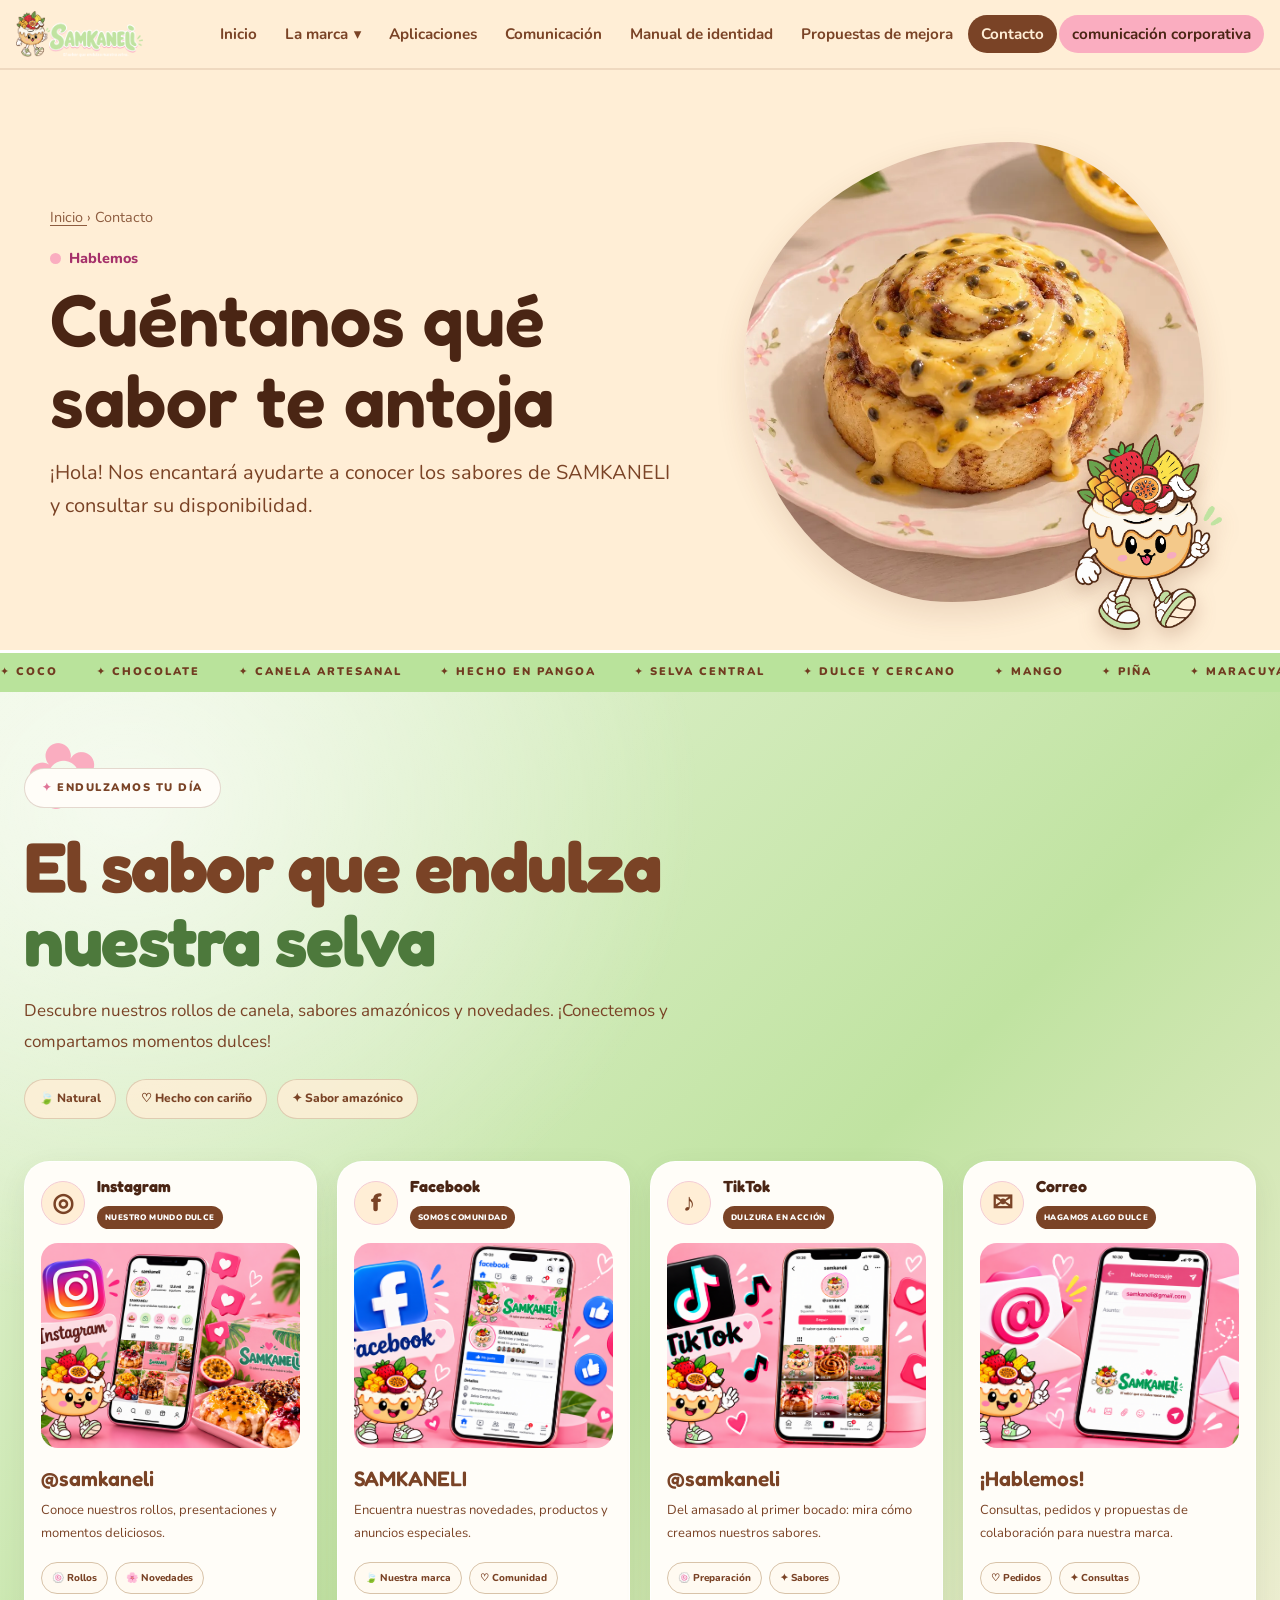
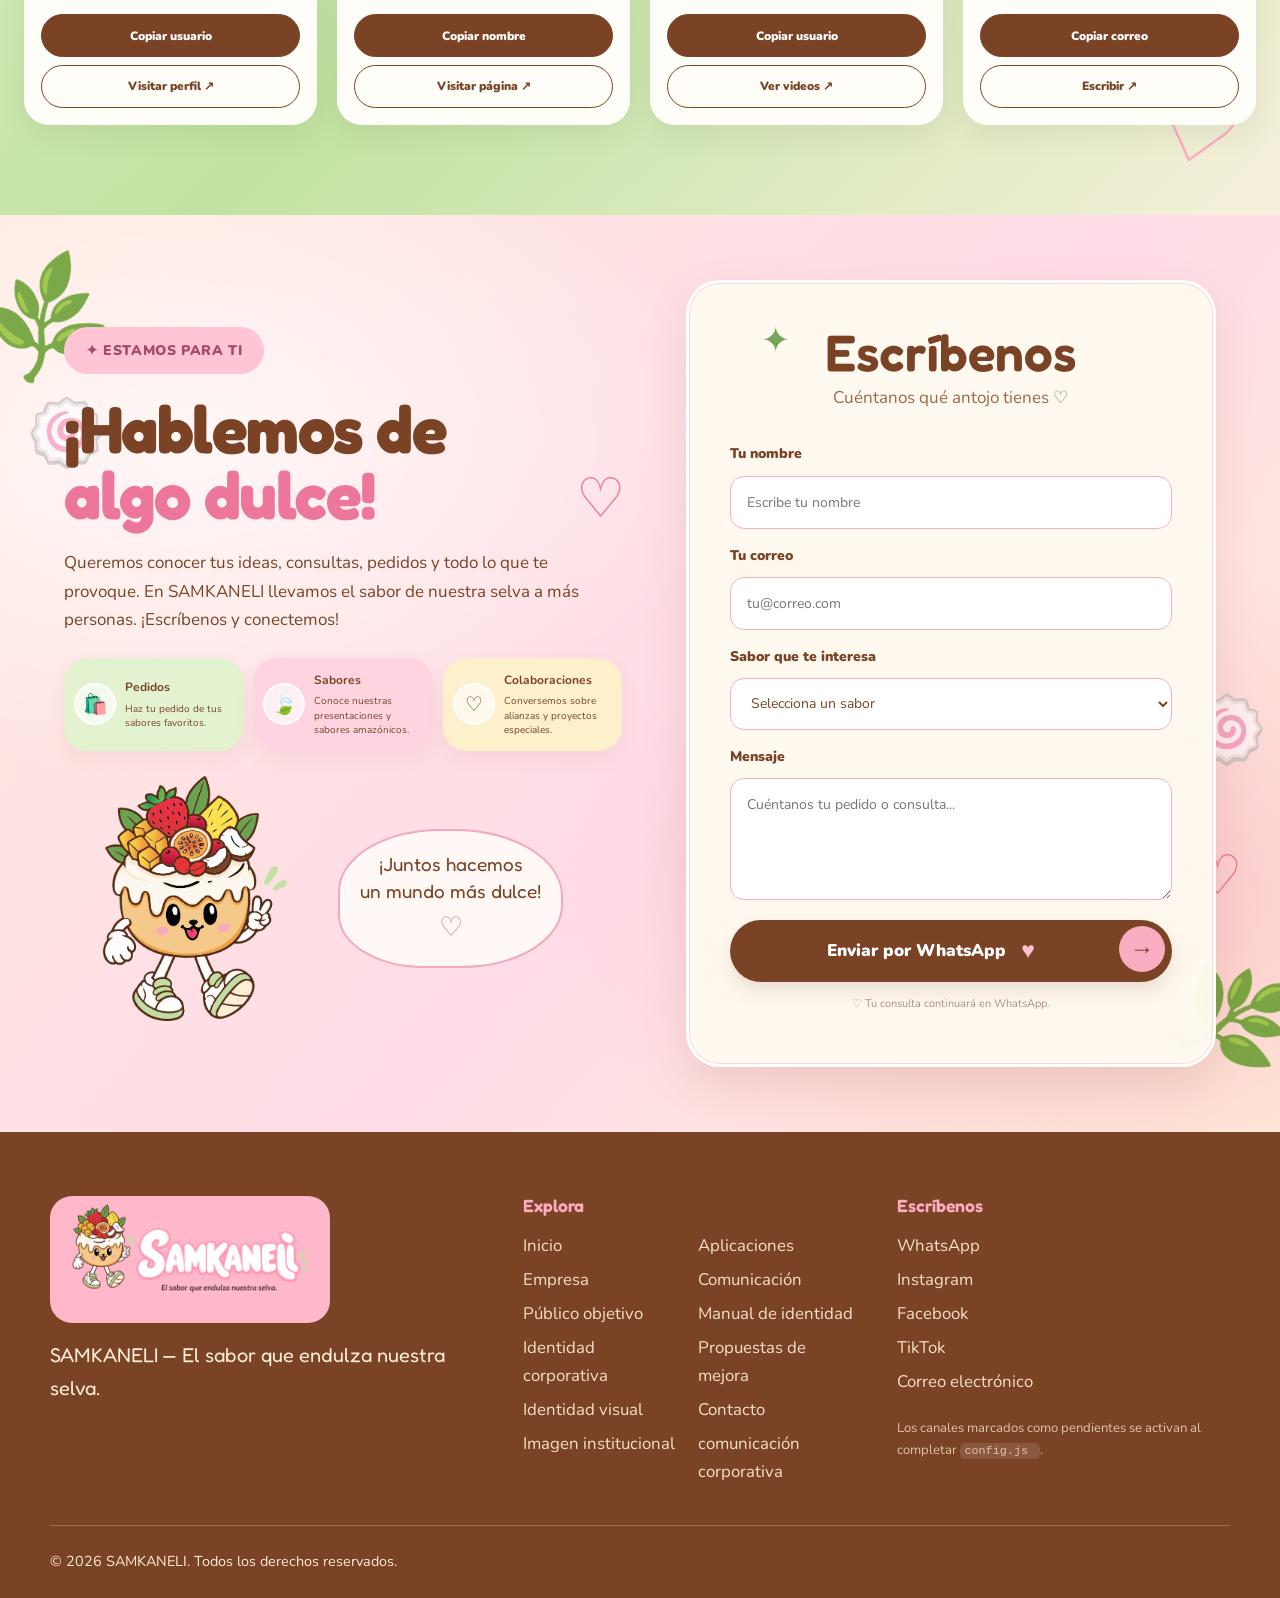
<file: contacto/contacto.html>
<!DOCTYPE html>
<html lang="es">
  <head>
<meta charset="UTF-8">
<meta name="viewport" content="width=device-width, initial-scale=1">
    <title>
      Contacto | SAMKANELI, hablemos de tu próximo antojo
    </title>
<meta name="description" content="Contacta a SAMKANELI para consultar sabores disponibles. Canales por confirmar: WhatsApp, Instagram, Facebook, TikTok y correo.">
<meta name="theme-color" content="#FFEED6">
<meta property="og:title" content="Contacto | SAMKANELI, hablemos de tu próximo antojo">
<meta property="og:description" content="Contacta a SAMKANELI para consultar sabores disponibles. Canales por confirmar: WhatsApp, Instagram, Facebook, TikTok y correo.">
<meta property="og:type" content="website">
<link rel="icon" type="image/png" href="../img/mascota/mascota.png">
<link rel="preconnect" href="https://fonts.googleapis.com">
<link rel="preconnect" href="https://fonts.gstatic.com" crossorigin>
    <!-- Fuentes opcionales: si no hay internet se usa la pila de respaldo definida en global.css -->
<link href="https://fonts.googleapis.com/css2?family=Fredoka:wght@500;600;700&family=Nunito:wght@400;600;700;800&display=swap" rel="stylesheet">
<link rel="stylesheet" href="../global.css">
<link rel="stylesheet" href="../contacto/contacto.css">
    <script>
      document.documentElement.classList.add("js")
    </script>
  </head>
  

  
  <body data-page="contacto">
<a class="skip" href="#contenido">
Saltar al contenido
</a>
    <header class="site-header">
      <div class="bar">
<a class="brand" href="../index.html" aria-label="SAMKANELI, ir al inicio">
<img src="../img/logo/imagotipo-transparente.png" alt="SAMKANELI, el sabor que endulza nuestra selva" width="1200" height="433">
</a>
        <button type="button" class="nav-toggle" aria-expanded="false" aria-controls="menu" aria-label="Abrir menú">
<span>
</span>
<span>
</span>
<span>
</span>
        </button>
        <nav id="menu" class="nav" aria-label="Navegación principal">
          <ul>
            <li>
<a href="../index.html">
Inicio
</a>
            </li>
            <li class="has-sub">
              <button type="button" class="sub-btn" aria-expanded="false" aria-haspopup="true">
La marca
<span aria-hidden="true">
▾
</span>
              </button>
              <ul class="sub">
                <li>
<a href="../empresa/empresa.html">
Empresa
</a>
                </li>
                <li>
<a href="../publico-objetivo/publico-objetivo.html">
Público objetivo
</a>
                </li>
                <li>
<a href="../identidad-corporativa/identidad-corporativa.html">
Identidad corporativa
</a>
                </li>
                <li>
<a href="../identidad-visual/identidad-visual.html">
Identidad visual
</a>
                </li>
                <li>
<a href="../imagen-institucional/imagen-institucional.html">
Imagen institucional
</a>
                </li>
              </ul>
            </li>
            <li>
<a href="../aplicaciones/aplicaciones.html">
Aplicaciones
</a>
            </li>
            <li>
<a href="../comunicacion/comunicacion.html">
Comunicación
</a>
            </li>
            <li>
<a href="../manual-identidad/manual-identidad.html">
Manual de identidad
</a>
            </li>
            <li>
<a href="../propuestas/propuestas.html">
Propuestas de mejora
</a>
            </li>
            <li>
<a href="../contacto/contacto.html" class="nav-cta" aria-current="page">
Contacto
</a>
            </li>
            <li>
              <a href="../comunicación-corporativa/comunicación-corporativa.html" class="nav-cta">
comunicación corporativa
              </a>
            </li>
          </ul>
        </nav>
      </div>
    </header>
    <main id="contenido">
      <section class="pagehead ">
        <div class="wrap split">
          <div>
            <p class="crumbs">
<a href="../index.html">
Inicio
</a>
› Contacto
            </p>
            <p class="eyebrow">
Hablemos
            </p>
            <h1>
Cuéntanos qué sabor te antoja
            </h1>
            <p class="lead">
¡Hola! Nos encantará ayudarte a conocer los sabores de SAMKANELI y consultar su disponibilidad.
            </p>
          </div>
          <div class="pagehead-visual">
            <div class="ct-hero">
<img src="../img/fotografia/rollo-maracuya.webp" alt="Rollo de maracuyá sobre un plato decorado" width="893" height="816" class="ct-img">
<img src="../img/mascota/mascota.png" alt="Mascota de SAMKANELI" width="489" height="651" class="ct-m">
            </div>
          </div>
        </div>
      </section>

      <div class="franja-sabores" aria-label="Sabores e identidad de SAMKANELI">
        <div class="franja-sabores-pista">
          <span>✦ COCO</span><span>✦ CHOCOLATE</span><span>✦ CANELA ARTESANAL</span>
          <span>✦ HECHO EN PANGOA</span><span>✦ SELVA CENTRAL</span><span>✦ DULCE Y CERCANO</span>
          <span>✦ MANGO</span><span>✦ PIÑA</span><span>✦ MARACUYÁ</span><span>✦ CAMU CAMU</span>
          <span>✦ COCO</span><span>✦ CHOCOLATE</span><span>✦ CANELA ARTESANAL</span>
          <span>✦ HECHO EN PANGOA</span><span>✦ SELVA CENTRAL</span><span>✦ DULCE Y CERCANO</span>
          <span>✦ MANGO</span><span>✦ PIÑA</span><span>✦ MARACUYÁ</span><span>✦ CAMU CAMU</span>
        </div>
      </div>
      
 
<section class="sam-redes" id="redes-sociales">
  <div class="sam-redes__decoracion sam-redes__decoracion--uno">✿</div>
  <div class="sam-redes__decoracion sam-redes__decoracion--dos">♡</div>

  <div class="sam-redes__contenedor">

    <header class="sam-redes__cabecera">
      <span class="sam-redes__etiqueta">
        <span>✦</span> ENDULZAMOS TU DÍA
      </span>

      <h2>El sabor que endulza<br>
        <span>nuestra selva</span>
      </h2>

      <p>
        Descubre nuestros rollos de canela, sabores amazónicos
        y novedades. ¡Conectemos y compartamos momentos dulces!
      </p>

      <div class="sam-redes__sabores">
        <span>🍃 Natural</span>
        <span>♡ Hecho con cariño</span>
        <span>✦ Sabor amazónico</span>
      </div>
    </header>

    <div class="sam-redes__grid">

  <!-- INSTAGRAM -->
  <article class="sam-card">
    <div class="sam-card__cabecera">
      <span class="sam-card__icono">◎</span>
      <div>
        <h3>Instagram</h3>
        <span class="sam-card__estado">NUESTRO MUNDO DULCE</span>
      </div>
    </div>

    <a class="sam-card__imagen"
       href="https://www.instagram.com/"
       target="_blank" rel="noopener">
      <img src="../img/originales/Promoción de Instagram SAMKANELI deliciosa.png"
           alt="Productos y publicaciones de SAMKANELI">
      <span class="sam-card__ver">Descubrir perfil ↗</span>
    </a>

    <h4>@samkaneli</h4>
    <p>Conoce nuestros rollos, presentaciones y momentos deliciosos.</p>

    <div class="sam-card__etiquetas">
      <span>🍥 Rollos</span>
      <span>🌸 Novedades</span>
    </div>

    <div class="sam-card__acciones">
      <button class="sam-btn sam-btn--principal"
              data-copy="@samkaneli">Copiar usuario</button>
      <a class="sam-btn sam-btn--secundario"
         href="https://www.instagram.com/"
         target="_blank" rel="noopener">Visitar perfil ↗</a>
    </div>
  </article>

      <!-- FACEBOOK -->
      <article class="sam-card">
        <div class="sam-card__cabecera">
          <span class="sam-card__icono">f</span>
          <div>
            <h3>Facebook</h3>
            <span class="sam-card__estado">SOMOS COMUNIDAD</span>
          </div>
        </div>

        <a class="sam-card__imagen"
           href="https://www.facebook.com/"
           target="_blank" rel="noopener">
          <img src="../img/originales/Promoción Facebook de SAMKANELI.png"
               alt="Página de Facebook de SAMKANELI">
          <span class="sam-card__ver">Conócenos ↗</span>
        </a>

        <h4>SAMKANELI</h4>
        <p>Encuentra nuestras novedades, productos y anuncios especiales.</p>

        <div class="sam-card__etiquetas">
          <span>🍃 Nuestra marca</span>
          <span>♡ Comunidad</span>
        </div>

        <div class="sam-card__acciones">
          <button class="sam-btn sam-btn--principal"
                  data-copy="SAMKANELI">Copiar nombre</button>
          <a class="sam-btn sam-btn--secundario"
             href="https://www.facebook.com/"
             target="_blank" rel="noopener">Visitar página ↗</a>
        </div>
      </article>

      <!-- TIKTOK -->
      <article class="sam-card">
        <div class="sam-card__cabecera">
          <span class="sam-card__icono">♪</span>
          <div>
            <h3>TikTok</h3>
            <span class="sam-card__estado">DULZURA EN ACCIÓN</span>
          </div>
        </div>

        <a class="sam-card__imagen"
           href="tiktok.com/@kaneli_sctrl"
           target="_blank" rel="noopener">
          <img src="../img/originales/Promoción TikTok de Samkaneli y Postres Tropicales.png"
               alt="Videos y preparación de productos SAMKANELI">
          <span class="sam-card__ver">Ver videos ↗</span>
        </a>

        <h4>@samkaneli</h4>
        <p>Del amasado al primer bocado: mira cómo creamos nuestros sabores.</p>

        <div class="sam-card__etiquetas">
          <span>🍥 Preparación</span>
          <span>✦ Sabores</span>
        </div>

        <div class="sam-card__acciones">
          <button class="sam-btn sam-btn--principal"
                  data-copy="@samkaneli">Copiar usuario</button>
          <a class="sam-btn sam-btn--secundario"
             href="tiktok.com/@kaneli_sctrl"
             target="_blank" rel="noopener">Ver videos ↗</a>
        </div>
      </article>

      <!-- CORREO -->
      <article class="sam-card">
        <div class="sam-card__cabecera">
          <span class="sam-card__icono">✉</span>
          <div>
            <h3>Correo</h3>
            <span class="sam-card__estado">HAGAMOS ALGO DULCE</span>
          </div>
        </div>

        <a class="sam-card__imagen"
           href="mailto:samkaneliroll@gmail.com">
          <img src="../img/originales/Nuevo mensaje dulce de Samkaneli.png"
               alt="Empaques y presentación de los productos SAMKANELI">
          <span class="sam-card__ver">Escríbenos ↗</span>
        </a>

        <h4>¡Hablemos!</h4>
        <p>Consultas, pedidos y propuestas de colaboración para nuestra marca.</p>

        <div class="sam-card__etiquetas">
          <span>♡ Pedidos</span>
          <span>✦ Consultas</span>
        </div>

        <div class="sam-card__acciones">
          <button class="sam-btn sam-btn--principal"
                  data-copy="TU_CORREO@EJEMPLO.COM">Copiar correo</button>
          <a class="sam-btn sam-btn--secundario"
             href="mailto:TU_CORREO@EJEMPLO.COM">Escribir ↗</a>
        </div>
      </article>

    </div>
  </div>
</section>


<main class="sam-contacto">
  <div class="sam-hoja sam-hoja-1">🌿</div>
  <div class="sam-hoja sam-hoja-2">🌿</div>
  <div class="sam-corazon sam-corazon-1">♡</div>
  <div class="sam-corazon sam-corazon-2">♡</div>
  <div class="sam-rollo sam-rollo-1">🍥</div>
  <div class="sam-rollo sam-rollo-2">🍥</div>

  <div class="sam-contacto__layout">

    <section class="sam-presentacion">
      <span class="sam-sobrelinea">✦ ESTAMOS PARA TI</span>

      <h1>¡Hablemos de<br>
        <span>algo dulce!</span>
      </h1>

      <p class="sam-intro">
        Queremos conocer tus ideas, consultas, pedidos y todo
        lo que te provoque. En SAMKANELI llevamos el sabor
        de nuestra selva a más personas. ¡Escríbenos y conectemos!
      </p>

      <div class="sam-beneficios">
        <article class="sam-beneficio sam-beneficio--verde">
          <span class="sam-beneficio__icono">🛍️</span>
          <div>
            <strong>Pedidos</strong>
            <p>Haz tu pedido de tus sabores favoritos.</p>
          </div>
        </article>

        <article class="sam-beneficio sam-beneficio--rosa">
          <span class="sam-beneficio__icono">🍃</span>
          <div>
            <strong>Sabores</strong>
            <p>Conoce nuestras presentaciones y sabores amazónicos.</p>
          </div>
        </article>

        <article class="sam-beneficio sam-beneficio--crema">
          <span class="sam-beneficio__icono">♡</span>
          <div>
            <strong>Colaboraciones</strong>
            <p>Conversemos sobre alianzas y proyectos especiales.</p>
          </div>
        </article>
      </div>

      <div class="sam-mascota">
        <img src="../img/mascota/mascota.png"
             alt="Mascota de SAMKANELI">
        <div class="sam-globo">
          ¡Juntos hacemos<br>
          un mundo más dulce!
          <span>♡</span>
        </div>
      </div>
    </section>

    <section class="sam-formulario">
      <header class="sam-formulario__cabecera">
        <span class="sam-formulario__adorno">✦</span>
        <h2>Escríbenos</h2>
        <p>Cuéntanos qué antojo tienes ♡</p>
      </header>

      
<form id="sam-form">
  <label for="sam-nombre">Tu nombre</label>
  <input
    id="sam-nombre"
    name="nombre"
    type="text"
    placeholder="Escribe tu nombre"
    required
  >

  <label for="sam-correo">Tu correo</label>
  <input
    id="sam-correo"
    name="correo"
    type="email"
    placeholder="tu@correo.com"
    required
  >

  <label for="sam-sabor">Sabor que te interesa</label>
  <select id="sam-sabor" name="sabor" required>
    <option value="">Selecciona un sabor</option>
    <option>Canela clásica</option>
    <option>Mango</option>
    <option>Camu camu</option>
    <option>Aguaje</option>
    <option>Coco</option>
    <option>Cacao</option>
    <option>Arándanos</option>
    <option>Otro sabor</option>
  </select>

  <label for="sam-mensaje">Mensaje</label>
  <textarea
    id="sam-mensaje"
    name="mensaje"
    rows="4"
    placeholder="Cuéntanos tu pedido o consulta..."
    required
  ></textarea>

  <button class="sam-enviar" type="submit">
    Enviar por WhatsApp <span>♥</span>
    <span class="sam-enviar__flecha">→</span>
  </button>

  <p class="sam-seguridad">
    ♡ Tu consulta continuará en WhatsApp.
  </p>
  <p id="sam-estado" class="sam-estado" aria-live="polite"></p>
</form>

    </section>

  </div>
</main>

      
    </main>
    <footer class="site-footer">
      <div class="wrap foot-grid">
        <div class="foot-brand">
<img src="../img/logo/imagotipo-rosa-blanco.png" alt="SAMKANELI" width="1200" height="541" loading="lazy" decoding="async" class="foot-logo">
          <p class="foot-slogan">
SAMKANELI — El sabor que endulza nuestra selva.
          </p>
        </div>
        <nav aria-label="Mapa del sitio">
          <h2 class="foot-h">
Explora
          </h2>
          <ul class="foot-links">
            <li>
<a href="../index.html">
Inicio
</a>
            </li>
            <li>
<a href="../empresa/empresa.html">
Empresa
</a>
            </li>
            <li>
<a href="../publico-objetivo/publico-objetivo.html">
Público objetivo
</a>
            </li>
            <li>
<a href="../identidad-corporativa/identidad-corporativa.html">
Identidad corporativa
</a>
            </li>
            <li>
<a href="../identidad-visual/identidad-visual.html">
Identidad visual
</a>
            </li>
            <li>
<a href="../imagen-institucional/imagen-institucional.html">
Imagen institucional
</a>
            </li>
            <li>
<a href="../aplicaciones/aplicaciones.html">
Aplicaciones
</a>
            </li>
            <li>
<a href="../comunicacion/comunicacion.html">
Comunicación
</a>
            </li>
            <li>
<a href="../manual-identidad/manual-identidad.html">
Manual de identidad
</a>
            </li>
            <li>
<a href="../propuestas/propuestas.html">
Propuestas de mejora
</a>
            </li>
            <li>
<a href="../contacto/contacto.html">
Contacto
</a>
            </li>
            <li>
              <a href="../comunicación-corporativa/comunicación-corporativa.html" class="nav-cta">
comunicación corporativa
              </a>
            </li>
          </ul>
        </nav>
        <div>
          <h2 class="foot-h">
Escríbenos
          </h2>
          <ul class="foot-contact">
            <li>
<a data-contact="whatsapp" href="https://w.app/rollkaneli">
WhatsApp
</a>
            </li>
            <li>
<a data-contact="instagram" href="../contacto/contacto.html#instagram">
Instagram
</a>
            </li>
            <li>
<a data-contact="facebook" href="https://www.facebook.com/profile.php?id=61590356957658">
Facebook
</a>
            </li>
            <li>
<a data-contact="tiktok" href="https://www.tiktok.com/@kaneli_sctrl">
TikTok
</a>
            </li>
            <li>
<a data-contact="email" href="samkaneliroll@gmail.com">
Correo electrónico
</a>
            </li>
          </ul>
          <p class="foot-note">
Los canales marcados como pendientes se activan al completar
<code>
config.js
</code>
.
          </p>
        </div>
      </div>
      <div class="foot-legal wrap">
        <p>
© 2026 SAMKANELI. Todos los derechos reservados.
        </p>
      </div>
    </footer>
    <script src="../config.js">
    </script>
    <script src="../script.js">
    </script>
   
<script>
  document.getElementById("sam-form")?.addEventListener("submit", function (event) {
    event.preventDefault();
  
    // REEMPLAZA este número por el WhatsApp real de SAMKANELI.
    // Incluye el código de país, solo números, sin + ni espacios.
    const numeroWhatsApp = "+51907747484";
  
    const nombre = document.getElementById("sam-nombre").value.trim();
    const correo = document.getElementById("sam-correo").value.trim();
    const sabor = document.getElementById("sam-sabor").value;
    const mensaje = document.getElementById("sam-mensaje").value.trim();
  
    const texto =
      "¡Hola SAMKANELI! 🌸 Quiero hacer una consulta.\n\n" +
      "👤 Nombre: " + nombre + "\n" +
      "📧 Correo: " + correo + "\n" +
      "🍥 Sabor de interés: " + sabor + "\n" +
      "💬 Mensaje: " + mensaje;
  
    const url = "https://wa.me/" + numeroWhatsApp +
                "?text=" + encodeURIComponent(texto);
  
    window.open(url, "_blank", "noopener,noreferrer");
  });
  </script>
  
  </body>
</html>
</file>
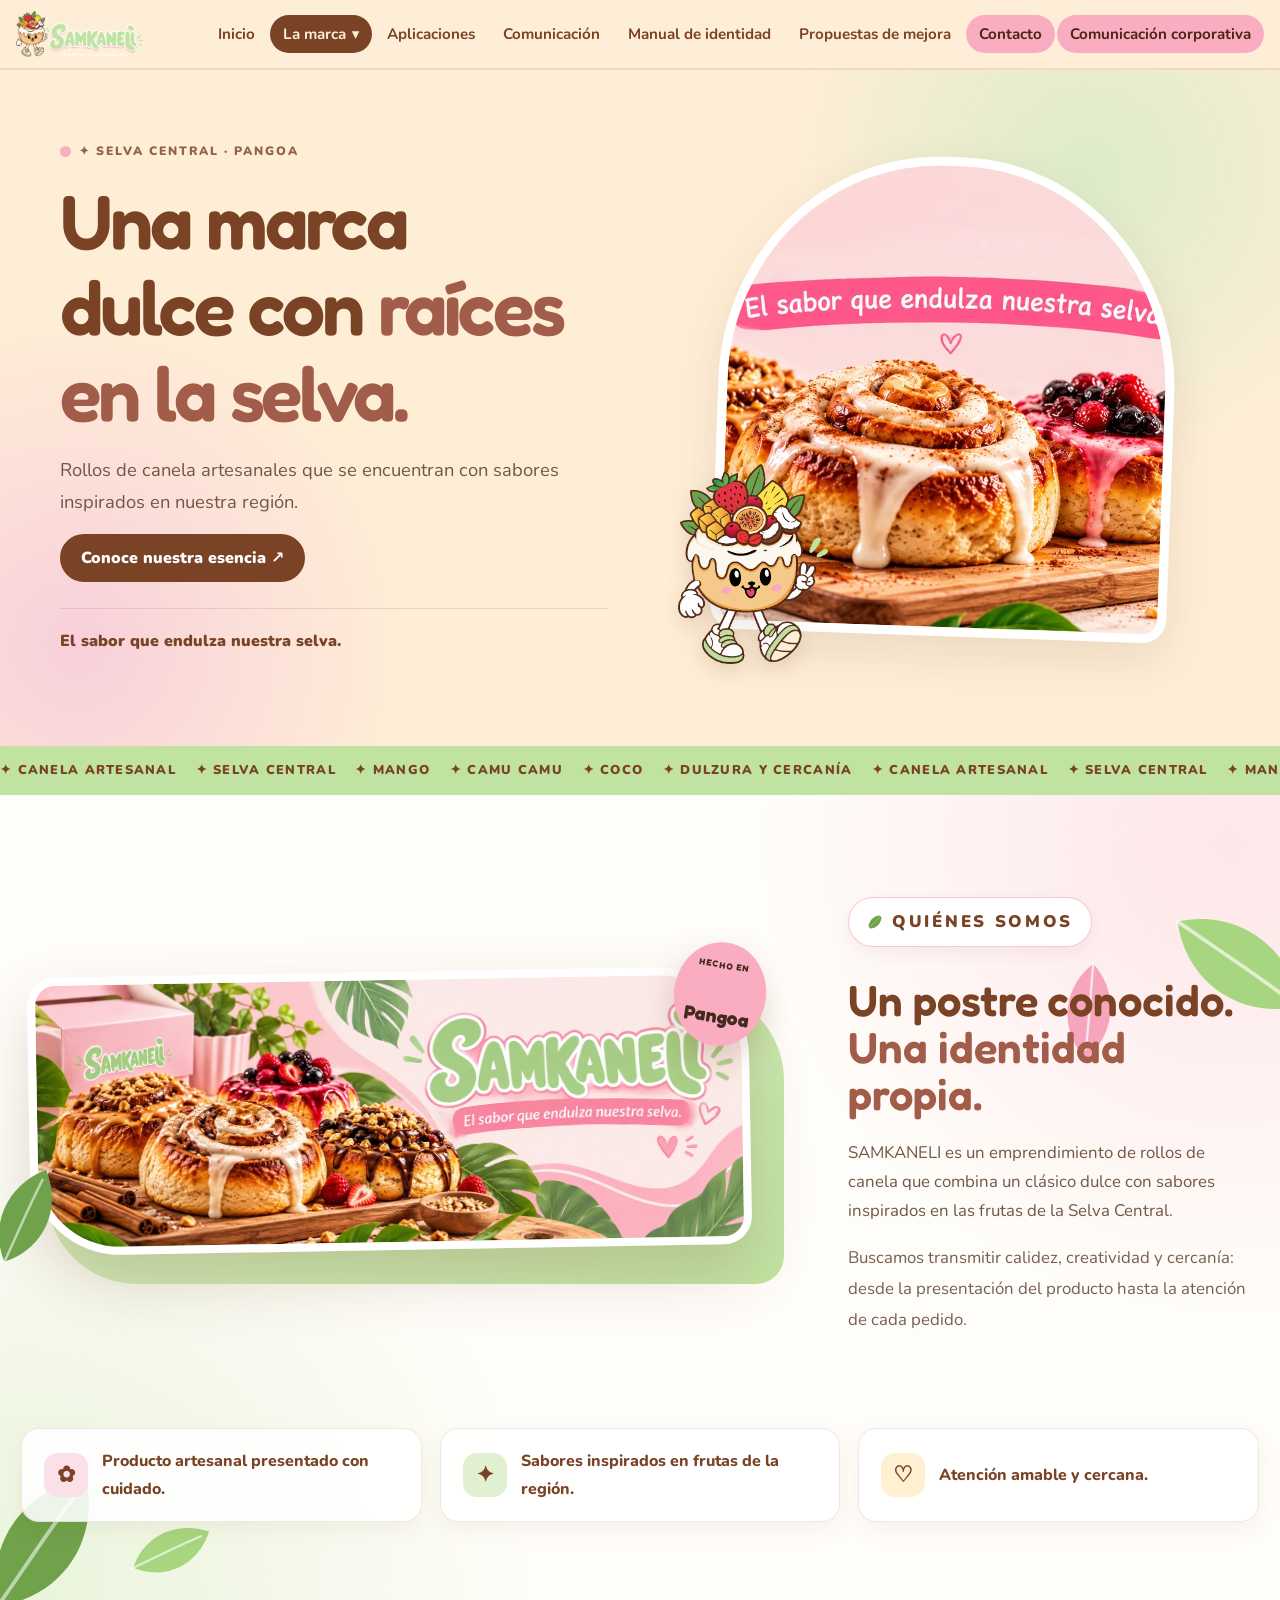
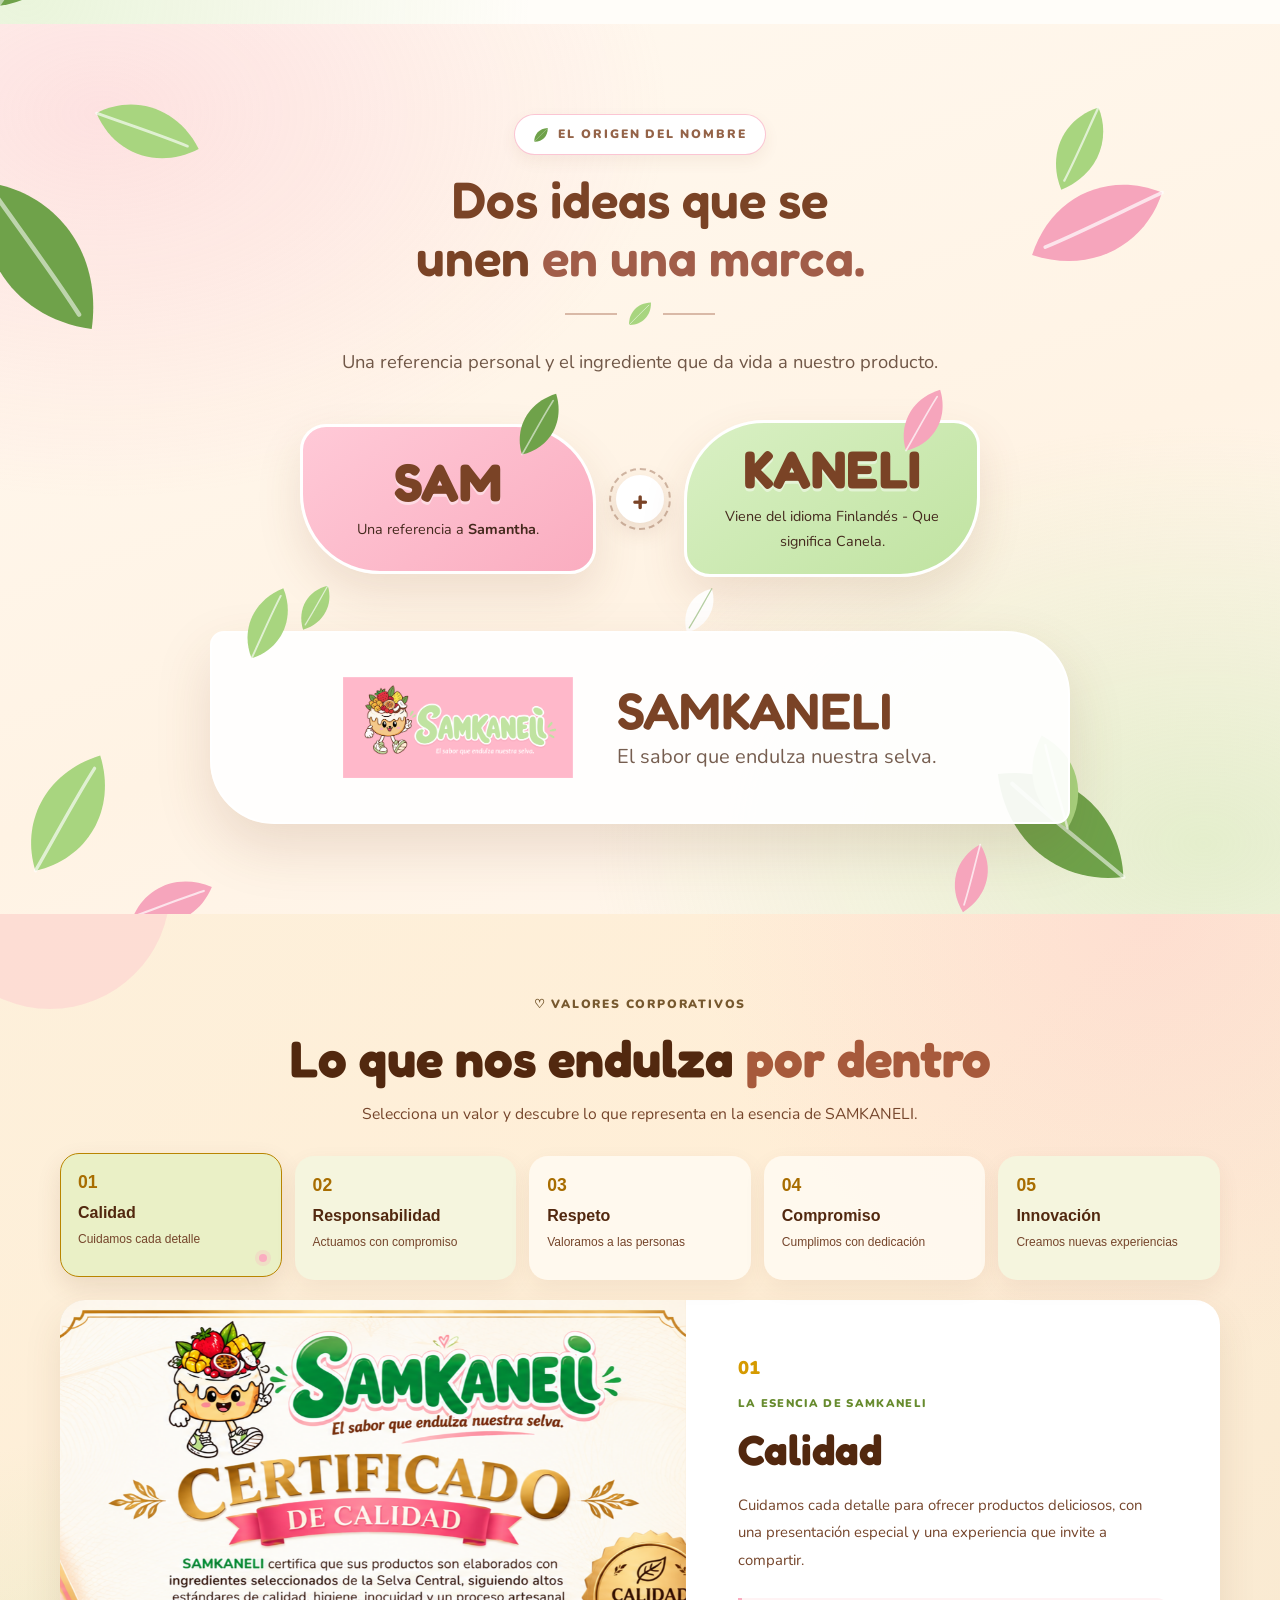
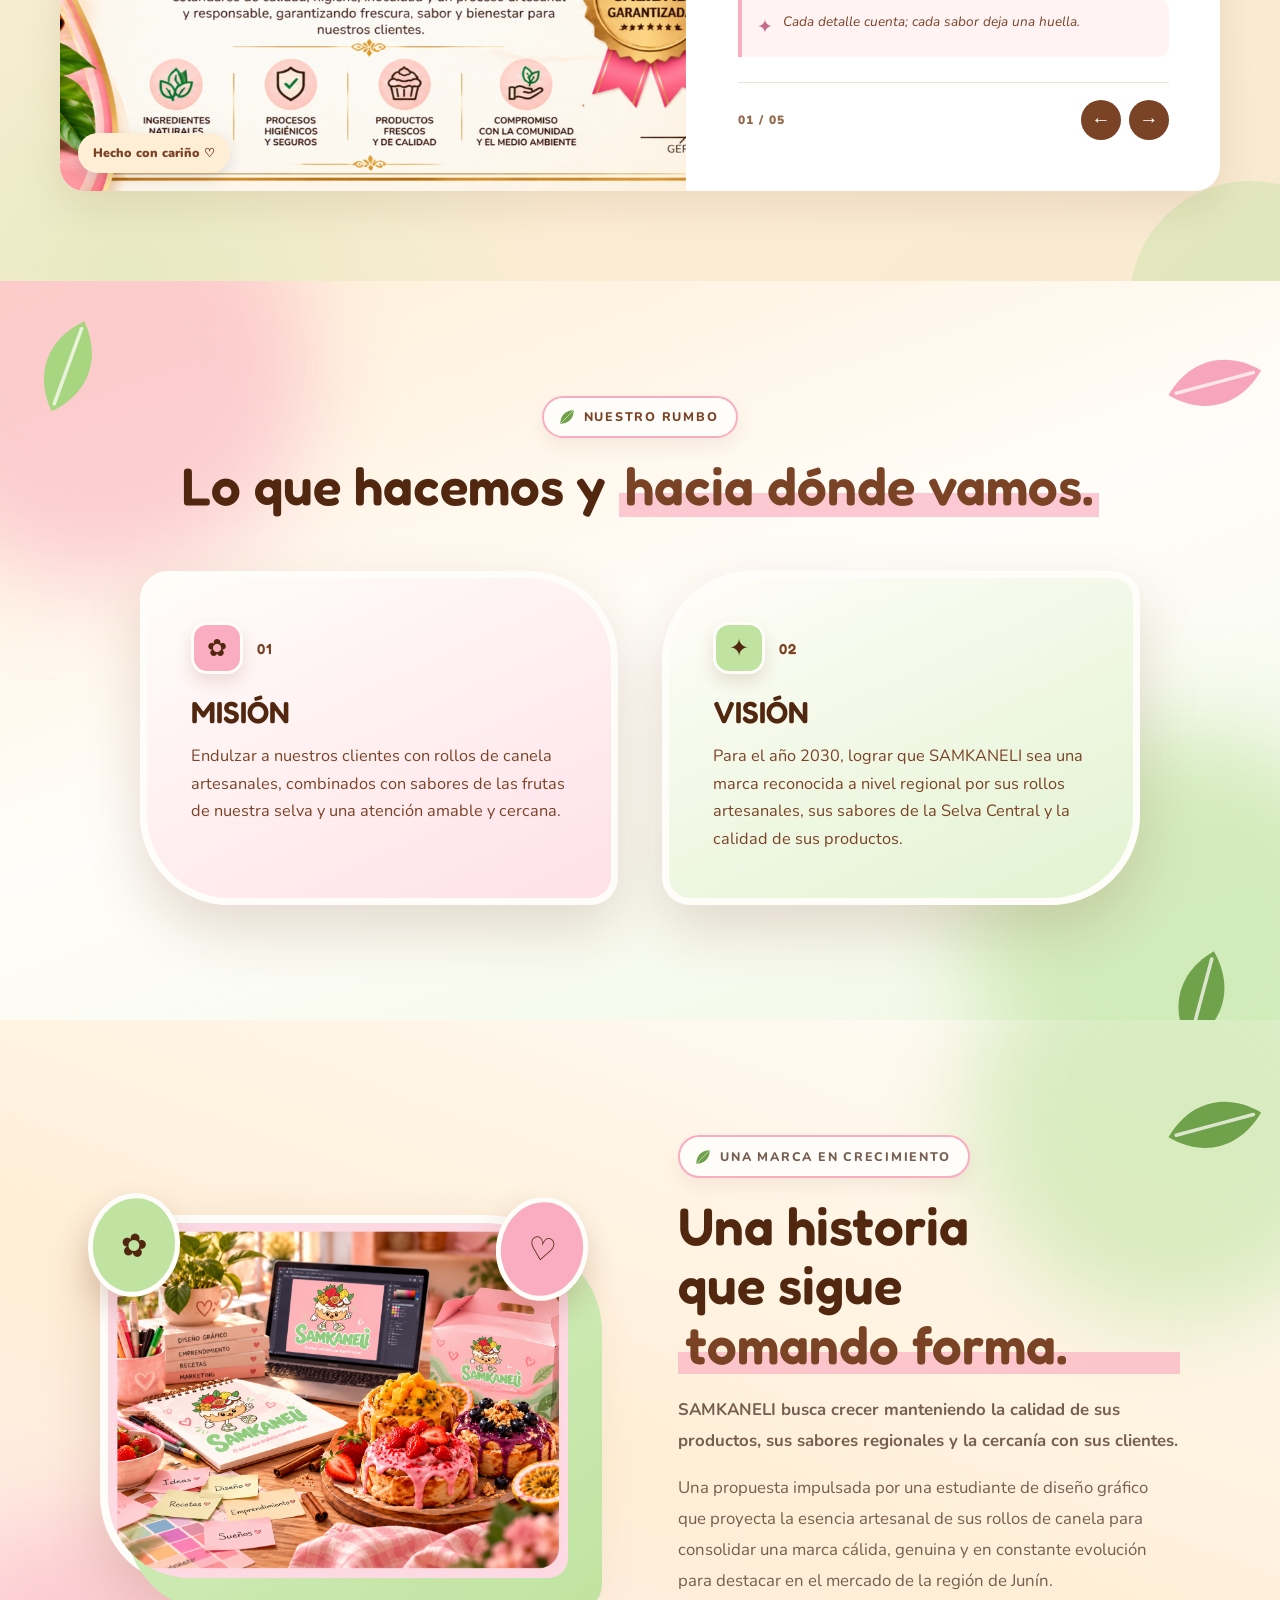
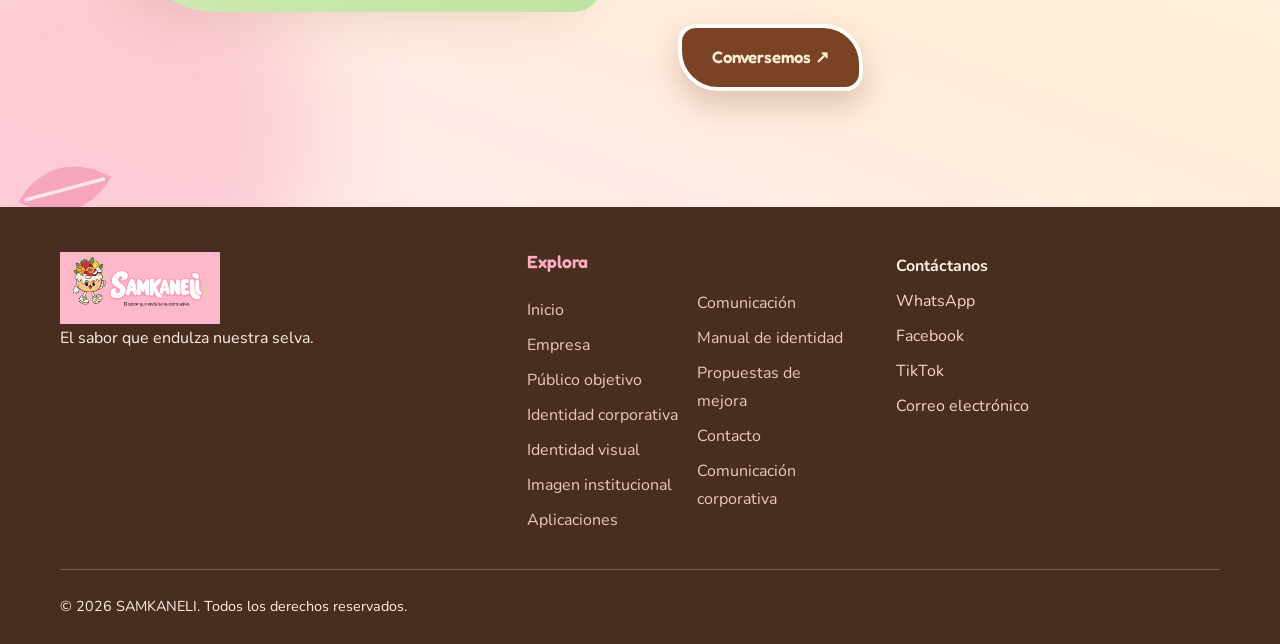
<file: empresa/empresa.html>
<!DOCTYPE html>
<html lang="es">
<head>
  <meta charset="UTF-8">
  <meta name="viewport" content="width=device-width, initial-scale=1">
  <title>Empresa | SAMKANELI, rollos de canela con sabores de la Selva Central</title>
  <meta name="description" content="Qué es SAMKANELI, el origen de su nombre, su propuesta de valor, misión y visión. Una marca de rollos de canela artesanales inspirada en la Selva Central.">
  <meta name="theme-color" content="#FFEED6">
  <meta property="og:title" content="Empresa | SAMKANELI, rollos de canela con sabores de la Selva Central">
  <meta property="og:description" content="Qué es SAMKANELI, el origen de su nombre, su propuesta de valor, misión y visión. Una marca de rollos de canela artesanales inspirada en la Selva Central.">
  <meta property="og:type" content="website">
  <link rel="icon" type="image/png" href="../img/mascota/mascota.png">
  <link rel="preconnect" href="https://fonts.googleapis.com">
  <link rel="preconnect" href="https://fonts.gstatic.com" crossorigin>
  <!-- Fuentes opcionales: si no hay internet se usa la pila de respaldo definida en global.css -->
  <link href="https://fonts.googleapis.com/css2?family=Fredoka:wght@500;600;700&family=Nunito:wght@400;600;700;800&display=swap" rel="stylesheet">
  <link rel="stylesheet" href="../global.css">
  <link rel="stylesheet" href="../empresa/empresa.css">
  <script>document.documentElement.classList.add("js")</script>
</head>
<body data-page="empresa">

  <a class="skip" href="#contenido">Saltar al contenido</a>

  <!-- ================= MENÚ ================= -->
  <header class="site-header">
    <div class="bar">
      <a aria-label="SAMKANELI, ir al inicio" class="brand" href="../index.html">
        <img alt="SAMKANELI, el sabor que endulza nuestra selva" height="433" src="../img/logo/imagotipo-transparente.png" width="1200"/>
      </a>

      <button aria-controls="menu" aria-expanded="false" aria-label="Abrir menú" class="nav-toggle" type="button">
        <span></span><span></span><span></span>
      </button>

      <nav aria-label="Navegación principal" class="nav" id="menu">
        <ul>
          <li><a href="../index.html">Inicio</a></li>
          <li class="has-sub is-current">
            <button aria-expanded="false" aria-haspopup="true" class="sub-btn" type="button">
              La marca <span aria-hidden="true">▾</span>
            </button>
            <ul class="sub">
              <li><a aria-current="page" href="../empresa/empresa.html">Empresa</a></li>
              <li><a href="../publico-objetivo/publico-objetivo.html">Público objetivo</a></li>
              <li><a href="../identidad-corporativa/identidad-corporativa.html">Identidad corporativa</a></li>
              <li><a href="../identidad-visual/identidad-visual.html">Identidad visual</a></li>
              <li><a href="../imagen-institucional/imagen-institucional.html">Imagen institucional</a></li>
            </ul>
          </li>
          <li><a href="../aplicaciones/aplicaciones.html">Aplicaciones</a></li>
          <li><a href="../comunicacion/comunicacion.html">Comunicación</a></li>
          <li><a href="../manual-identidad/manual-identidad.html">Manual de identidad</a></li>
          <li><a href="../propuestas/propuestas.html">Propuestas de mejora</a></li>
          <li><a class="nav-cta" href="../contacto/contacto.html">Contacto</a></li>
          <li><a class="nav-cta" href="../comunicación-corporativa/comunicación-corporativa.html">Comunicación corporativa</a></li>
        </ul>
      </nav>
    </div>
  </header>

  <main id="contenido">

    <!-- ================= PORTADA ================= -->
    <section class="hero">
      <div class="wrap hero-grid">
        <div>
          <p class="eyebrow">✦ SELVA CENTRAL · PANGOA</p>
          <h1>Una marca dulce con <em>raíces en la selva.</em></h1>
          <p class="lead">Rollos de canela artesanales que se encuentran con sabores inspirados en nuestra región.</p>
          <a class="btn" href="#quienes">Conoce nuestra esencia ↗</a>
          <p class="slogan">El sabor que endulza nuestra selva.</p>
        </div>
        <div class="hero-pic">
          <img alt="Rollos de canela SAMKANELI" src="../img/fotografia/rollos-coleccion.webp"/>
          <img alt="Mascota de SAMKANELI" class="mascota" src="../img/mascota/mascota.png"/>
        </div>
      </div>
    </section>

    <div class="ticker">
      <div>
        ✦ CANELA ARTESANAL　 ✦ SELVA CENTRAL　 ✦ MANGO　 ✦ CAMU CAMU　 ✦ COCO　 ✦ DULZURA Y CERCANÍA　 ✦ CANELA ARTESANAL　 ✦ SELVA CENTRAL　 ✦ MANGO　 ✦ CAMU CAMU　 ✦ COCO
      </div>
    </div>

  <!-- ================= QUIÉNES SOMOS ================= -->
<section class="quienes" id="quienes">

  <!-- Hojitas decorativas -->
  <div class="quienes-hojas" aria-hidden="true">
    <span class="qh qh1"></span>
    <span class="qh qh2"></span>
    <span class="qh qh3"></span>
    <span class="qh qh4"></span>
  </div>

  <div class="wrap">

    <div class="quienes-grid">

      <div class="quienes-foto">
        <div class="quienes-marco">
          <img alt="Presentación de rollos de canela" src="../img/fondos/banner-dulces-rollos.webp"/>
        </div>
        <div class="quienes-sello" aria-hidden="true">
          <span>HECHO EN</span>
          <strong>Pangoa</strong>
        </div>
      </div>

      <div class="quienes-texto">
        <p class="eyebrow">QUIÉNES SOMOS</p>
        <h2>Un postre conocido. <em>Una identidad propia.</em></h2>
        <p class="lead">SAMKANELI es un emprendimiento de rollos de canela que combina un clásico dulce con sabores inspirados en las frutas de la Selva Central.</p>
        <p>Buscamos transmitir calidez, creatividad y cercanía: desde la presentación del producto hasta la atención de cada pedido.</p>
      </div>

    </div>

    <!-- Tres tarjetas en una sola línea -->
    <ul class="quienes-puntos">
      <li><span class="qp-icono" aria-hidden="true">✿</span>Producto artesanal presentado con cuidado.</li>
      <li><span class="qp-icono" aria-hidden="true">✦</span>Sabores inspirados en frutas de la región.</li>
      <li><span class="qp-icono" aria-hidden="true">♡</span>Atención amable y cercana.</li>
    </ul>

  </div>
</section>

    <!-- ================= ORIGEN DEL NOMBRE ================= -->
<section class="section nombre">

  <!-- Hojitas decorativas -->
  <div class="origen-hojas" aria-hidden="true">
    <span class="oh oh1"></span>
    <span class="oh oh2"></span>
    <span class="oh oh3"></span>
    <span class="oh oh4"></span>
    <span class="oh oh5"></span>
    <span class="oh oh6"></span>
    <span class="oh oh7"></span>
    <span class="oh oh8"></span>
  </div>

  <div class="wrap">
    <header class="center">
      <p class="eyebrow">EL ORIGEN DEL NOMBRE</p>
      <h2>Dos ideas que se unen <em>en una marca.</em></h2>
      <p class="lead">Una referencia personal y el ingrediente que da vida a nuestro producto.</p>
    </header>

    <div class="name-grid">
      <article class="name pink">
        <strong>SAM</strong>
        <p>Una referencia a <b>Samantha</b>.</p>
      </article>
      <span class="plus" aria-hidden="true">+</span>
      <article class="name green">
        <strong>KANELI</strong>
        <p>Viene del idioma Finlandés - Que significa Canela.</p>
      </article>
    </div>

    <div class="logo-result">
      <img alt="Logotipo SAMKANELI" src="../img/logo/imagotipo-rosa-verde.png"/>
      <div>
        <b>SAMKANELI</b>
        <span>El sabor que endulza nuestra selva.</span>
      </div>
    </div>
  </div>
</section>

    <!-- ================= VALORES CORPORATIVOS (sin cambios) ================= -->
    <section class="sec sk-valores" id="valores-corporativos">
      <div class="wrap">

        <header class="sec-head sk-head">
          <p class="eyebrow">♡ VALORES CORPORATIVOS</p>
          <h2>Lo que nos endulza <span>por dentro</span></h2>
          <p class="lead">
            Selecciona un valor y descubre lo que representa
            en la esencia de SAMKANELI.
          </p>
        </header>

        <div class="sk-valores-opciones" role="group"
             aria-label="Seleccionar un valor corporativo">

          <button class="sk-valor-opcion activa" type="button"
                  data-valor="0" aria-pressed="true">
            <span class="sk-op-num">01</span>
            <span class="sk-op-titulo">Calidad</span>
            <span class="sk-op-desc">Cuidamos cada detalle</span>
          </button>

          <button class="sk-valor-opcion" type="button"
                  data-valor="1" aria-pressed="false">
            <span class="sk-op-num">02</span>
            <span class="sk-op-titulo">Responsabilidad</span>
            <span class="sk-op-desc">Actuamos con compromiso</span>
          </button>

          <button class="sk-valor-opcion" type="button"
                  data-valor="2" aria-pressed="false">
            <span class="sk-op-num">03</span>
            <span class="sk-op-titulo">Respeto</span>
            <span class="sk-op-desc">Valoramos a las personas</span>
          </button>

          <button class="sk-valor-opcion" type="button"
                  data-valor="3" aria-pressed="false">
            <span class="sk-op-num">04</span>
            <span class="sk-op-titulo">Compromiso</span>
            <span class="sk-op-desc">Cumplimos con dedicación</span>
          </button>

          <button class="sk-valor-opcion" type="button"
                  data-valor="4" aria-pressed="false">
            <span class="sk-op-num">05</span>
            <span class="sk-op-titulo">Innovación</span>
            <span class="sk-op-desc">Creamos nuevas experiencias</span>
          </button>

        </div>

        <article class="sk-valor-detalle" aria-live="polite">
          <div class="sk-detalle-imagen">
            <img id="sk-valor-foto"
                 src="../img/originales/Certificado de Calidad Samkaneli Tropical.png"
                 alt="Rollos de canela de SAMKANELI">

            <span class="sk-foto-etiqueta">Hecho con cariño ♡</span>
          </div>

          <div class="sk-detalle-contenido">
            <span class="sk-detalle-num" id="sk-valor-numero">01</span>
            <p class="sk-detalle-eyebrow">LA ESENCIA DE SAMKANELI</p>

            <h3 id="sk-valor-titulo">Calidad</h3>

            <p id="sk-valor-descripcion">
              Cuidamos cada detalle para ofrecer rollos de canela
              deliciosos, con una presentación especial y una
              experiencia que invite a compartir.
            </p>

            <div class="sk-detalle-frase">
              <span>✦</span>
              <p id="sk-valor-frase">
                Cada detalle cuenta; cada sabor deja una huella.
              </p>
            </div>

            <div class="sk-detalle-controles">
              <span id="sk-valor-progreso">01 / 05</span>

              <div class="sk-flechas">
                <button type="button" id="sk-valor-anterior"
                        aria-label="Valor anterior">←</button>
                <button type="button" id="sk-valor-siguiente"
                        aria-label="Siguiente valor">→</button>
              </div>
            </div>
          </div>
        </article>

      </div>
    </section>

    <!-- ================= MISIÓN Y VISIÓN ================= -->
<section class="quienes-seccion quienes-mision" id="mision">
  <span class="quienes-hoja quienes-hoja--clara quienes-hoja--tl" aria-hidden="true"></span>
  <span class="quienes-hoja quienes-hoja--rosa quienes-hoja--tr" aria-hidden="true"></span>
  <span class="quienes-hoja quienes-hoja--oscura quienes-hoja--br" aria-hidden="true"></span>

  <div class="quienes-contenedor">
    <header class="quienes-cabecera">
      <p class="quienes-eyebrow">NUESTRO RUMBO</p>
      <h2>Lo que hacemos y <em>hacia dónde vamos.</em></h2>
    </header>

    <div class="quienes-tarjetas">
      <article class="quienes-tarjeta quienes-tarjeta--rosa">
        <div class="quienes-tarjeta__top">
          <span class="quienes-icono" aria-hidden="true">✿</span>
          <small class="quienes-numero">01 </small>
        </div>
        <h3>MISIÓN</h3>
        <p>Endulzar a nuestros clientes con rollos de canela artesanales, combinados con sabores de las frutas de nuestra selva y una atención amable y cercana.</p>
      </article>

      <article class="quienes-tarjeta quienes-tarjeta--verde">
        <div class="quienes-tarjeta__top">
          <span class="quienes-icono" aria-hidden="true">✦</span>
          <small class="quienes-numero">02 </small>
        </div>
        <h3>VISIÓN</h3>
        <p>Para el año 2030, lograr que SAMKANELI sea una marca reconocida a nivel regional por sus rollos artesanales, sus sabores de la Selva Central y la calidad de sus productos.</p>
      </article>
    </div>
  </div>
</section>

<!-- ================= HISTORIA ================= -->
<section class="quienes-seccion quienes-historia">
  <span class="quienes-hoja quienes-hoja--oscura quienes-hoja--tr" aria-hidden="true"></span>
  <span class="quienes-hoja quienes-hoja--rosa quienes-hoja--bl" aria-hidden="true"></span>

  <div class="quienes-contenedor quienes-split">
    <div class="quienes-foto">
      <img alt="Rollo de canela con cobertura de maracuyá" src="../img/mockups/estudio.png"/>
      <span class="quienes-sello quienes-sello--rosa" aria-hidden="true">♡</span>
      <span class="quienes-sello quienes-sello--verde" aria-hidden="true">✿</span>
    </div>

    <div class="quienes-texto">
      <p class="quienes-eyebrow">UNA MARCA EN CRECIMIENTO</p>
      <h2>Una historia que sigue <em>tomando forma.</em></h2>
      <p class="quienes-lead">SAMKANELI busca crecer manteniendo la calidad de sus productos, sus sabores regionales y la cercanía con sus clientes.</p>
      <p>Una propuesta impulsada por una estudiante de diseño gráfico que proyecta la esencia artesanal de sus rollos de canela para consolidar una marca cálida, genuina y en constante evolución para destacar en el mercado de la región de Junín.</p>
      <a class="quienes-boton" href="../contacto/contacto.html">Conversemos ↗</a>
    </div>
  </div>
</section>

</main>

  <!-- ================= PIE DE PÁGINA ================= -->
  <footer>
    <div class="wrap foot">
      <div>
        <img alt="SAMKANELI" src="../img/logo/imagotipo-rosa-blanco.png"/>
        <p>El sabor que endulza nuestra selva.</p>
      </div>

      <div>
        <nav aria-label="Mapa del sitio">
          <h2 class="foot-h">Explora</h2>
          <ul class="foot-links">
            <li><a href="../index.html">Inicio</a></li>
            <li><a href="../empresa/empresa.html">Empresa</a></li>
            <li><a href="../publico-objetivo/publico-objetivo.html">Público objetivo</a></li>
            <li><a href="../identidad-corporativa/identidad-corporativa.html">Identidad corporativa</a></li>
            <li><a href="../identidad-visual/identidad-visual.html">Identidad visual</a></li>
            <li><a href="../imagen-institucional/imagen-institucional.html">Imagen institucional</a></li>
            <li><a href="../aplicaciones/aplicaciones.html">Aplicaciones</a></li>
            <li><a href="../comunicacion/comunicacion.html">Comunicación</a></li>
            <li><a href="../manual-identidad/manual-identidad.html">Manual de identidad</a></li>
            <li><a href="../propuestas/propuestas.html">Propuestas de mejora</a></li>
            <li><a href="../contacto/contacto.html">Contacto</a></li>
            <li><a href="../comunicación-corporativa/comunicación-corporativa.html">Comunicación corporativa</a></li>
          </ul>
        </nav>
      </div>

      <div>
        <b>Contáctanos</b>
        <a href="https://w.app/rollkaneli">WhatsApp</a>
        <a href="https://www.facebook.com/profile.php?id=61590356957658">Facebook</a>
        <a href="https://www.tiktok.com/@kaneli_sctrl">TikTok</a>
        <a href="mailto:samkaneliroll@gmail.com">Correo electrónico</a>
      </div>
    </div>

    <div class="foot-legal wrap">
      <p>© 2026 SAMKANELI. Todos los derechos reservados.</p>
    </div>
  </footer>

  <script src="../config.js"></script>
  <script src="../script.js"></script>
</body>
</html>
</file>
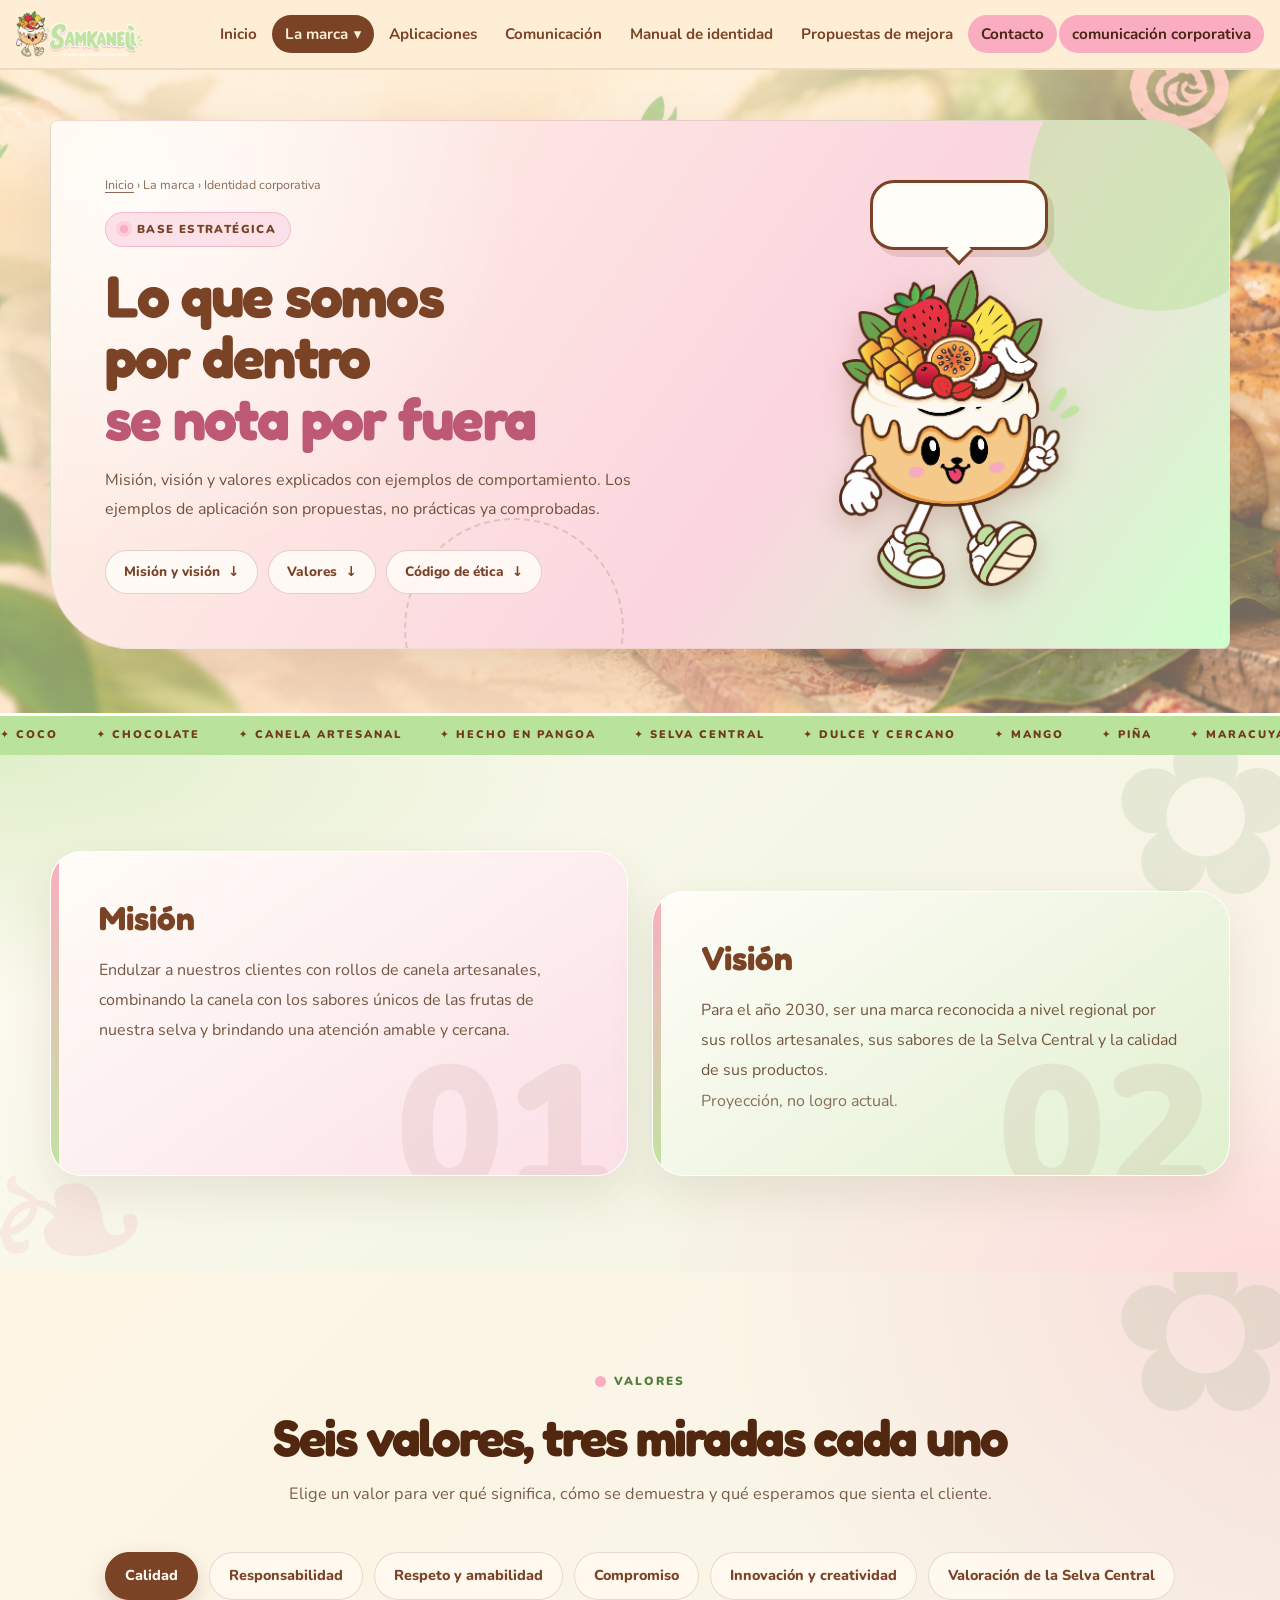
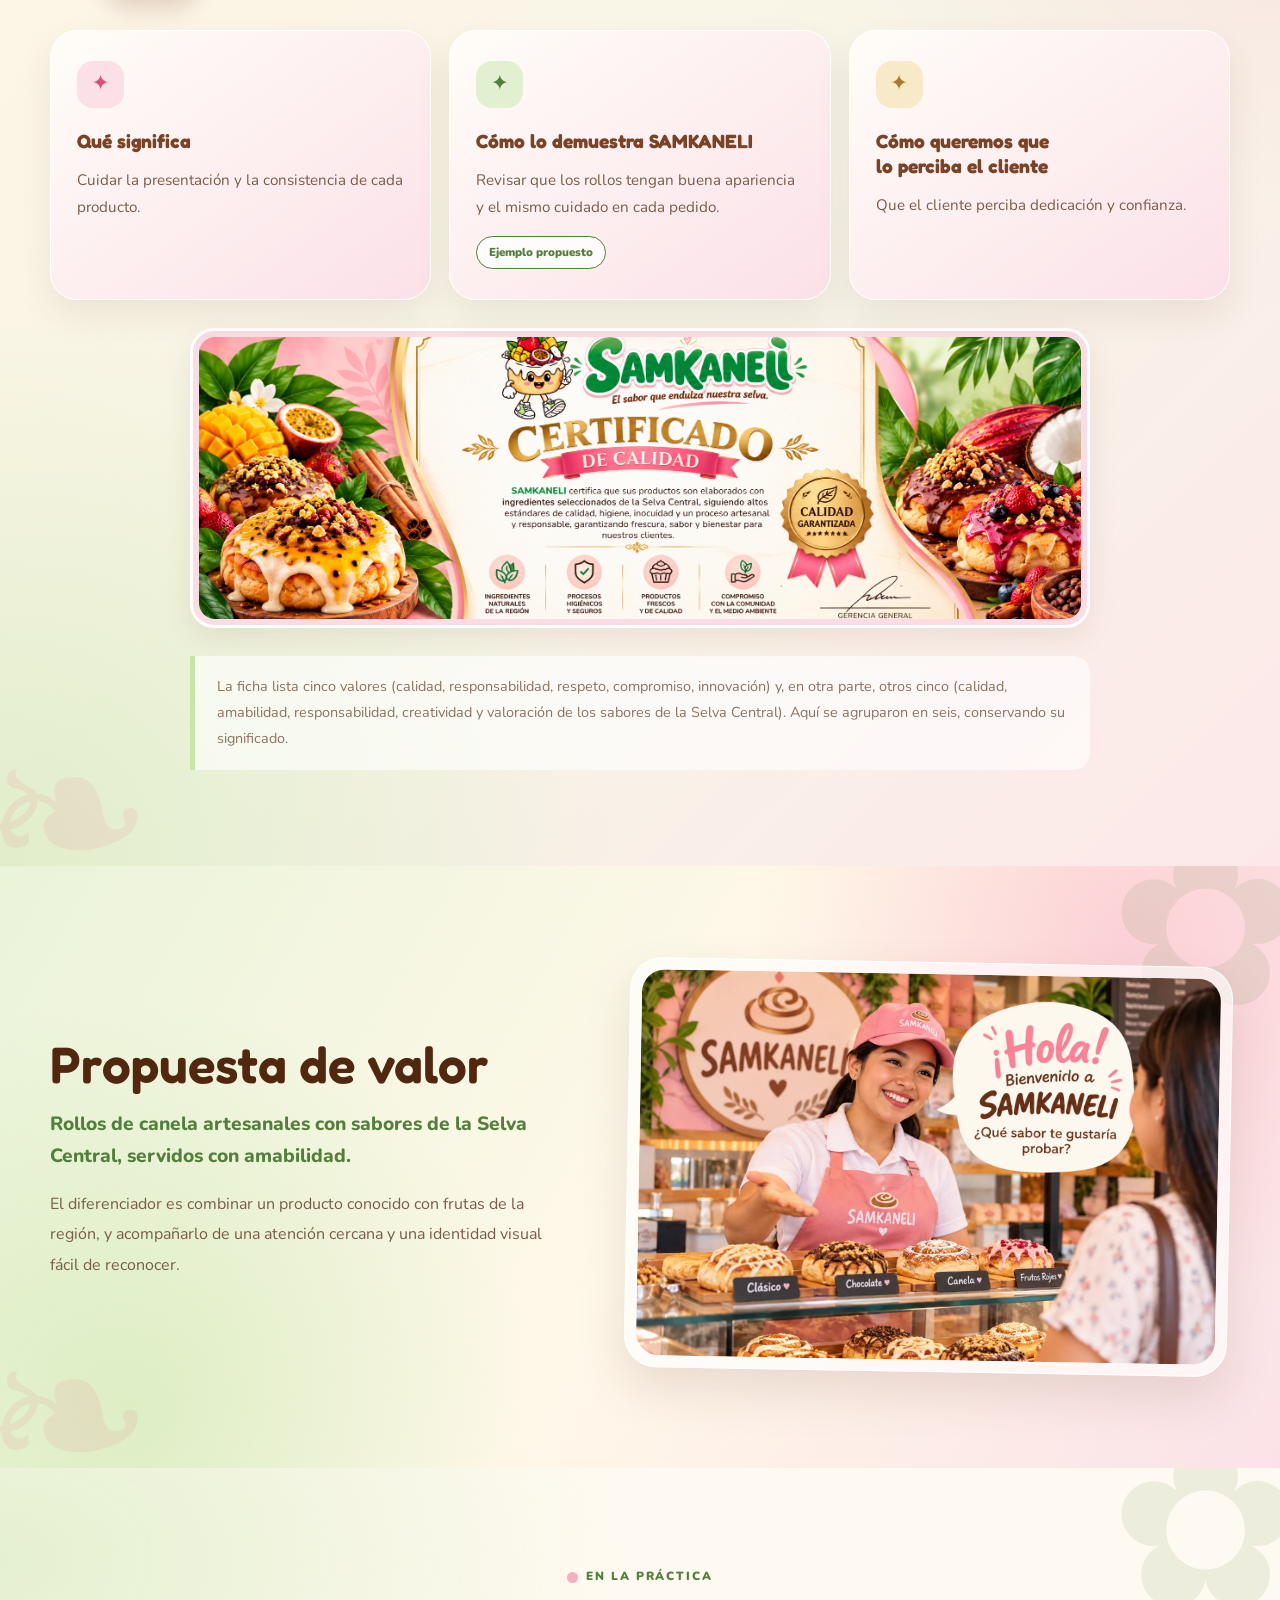
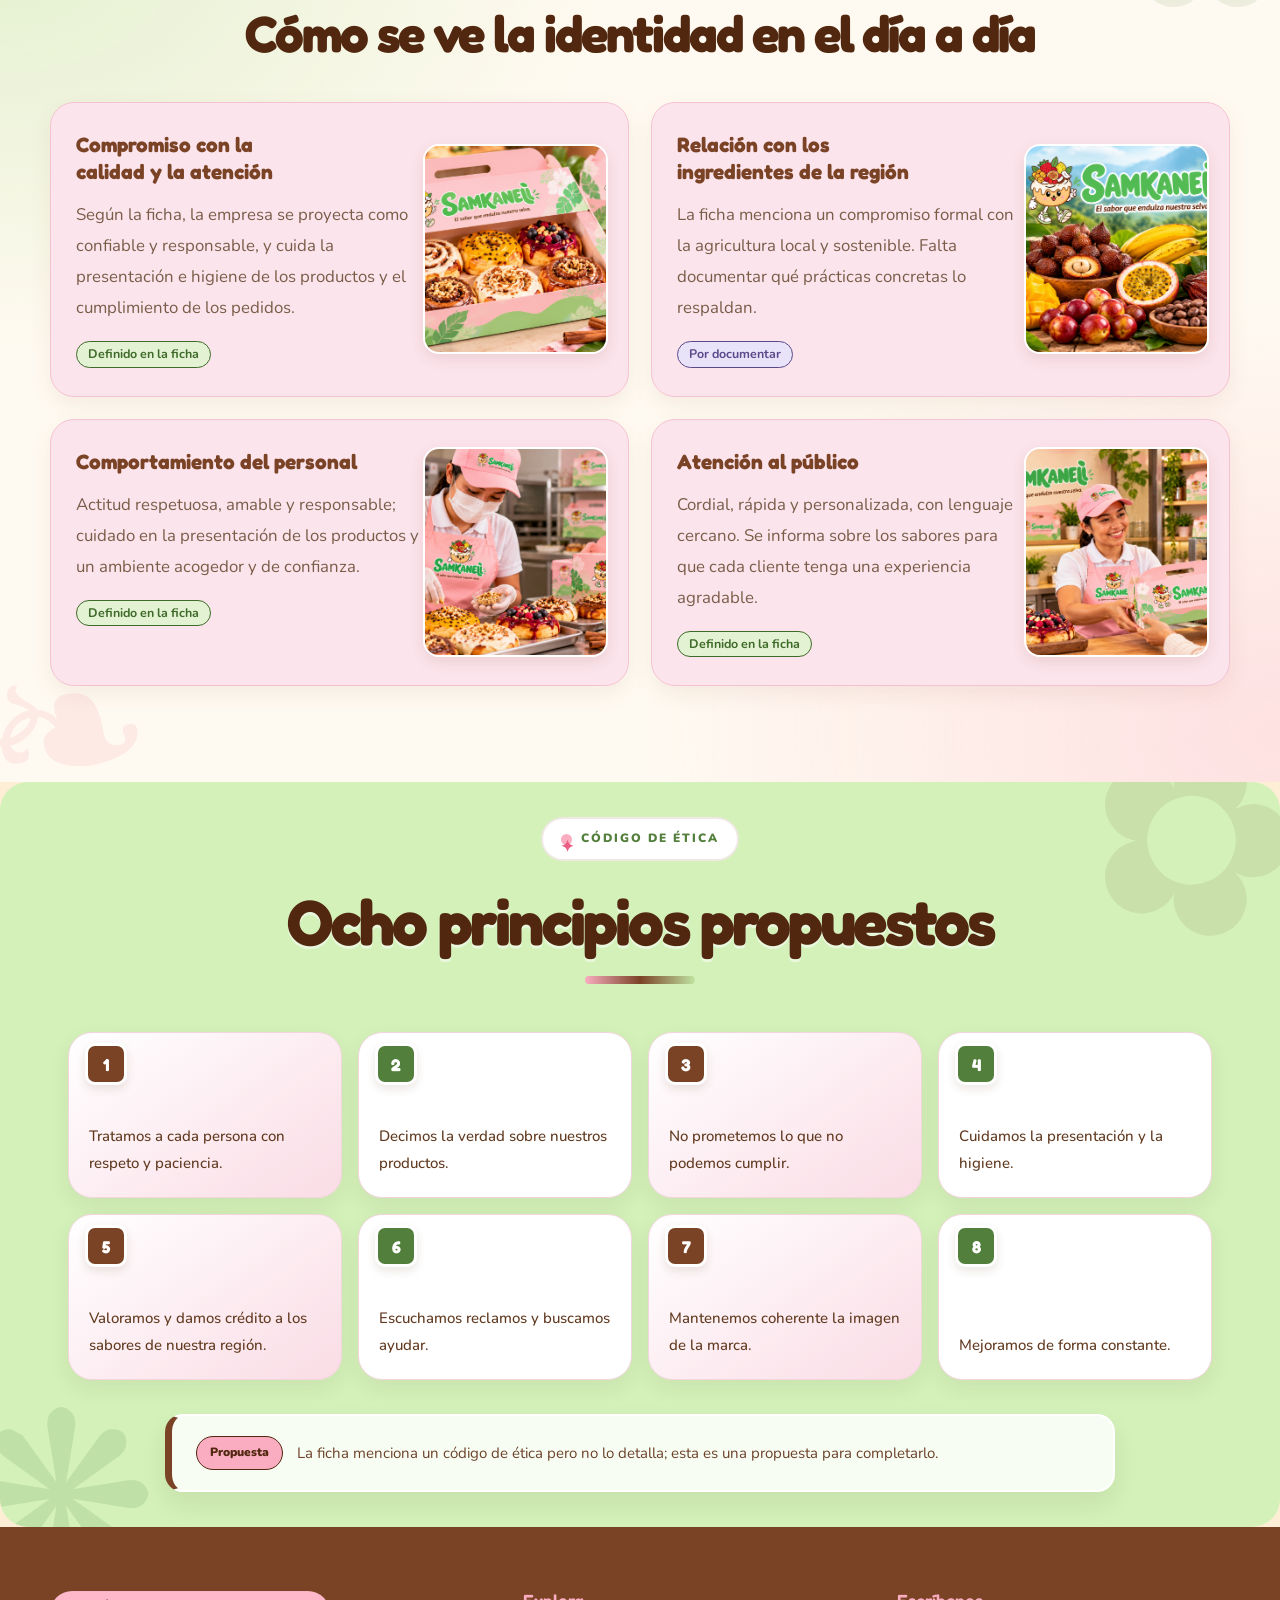
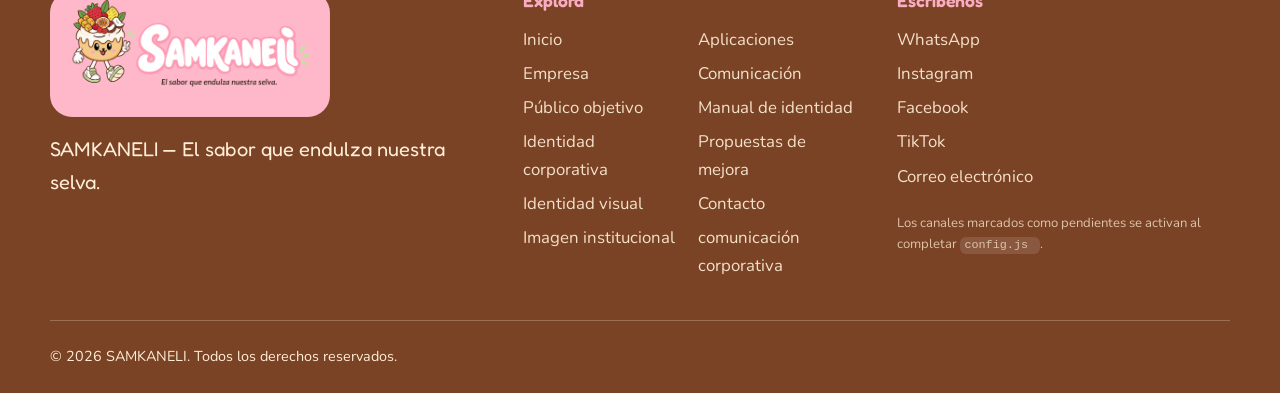
<file: identidad-corporativa/identidad-corporativa.html>
<!DOCTYPE html>
<html lang="es">
 <head>
  <meta charset="utf-8"/>
  <meta content="width=device-width, initial-scale=1" name="viewport"/>
  <title>
   Identidad corporativa | SAMKANELI
  </title>
  <meta content="Misión, visión, valores, personalidad y código de ética propuesto de SAMKANELI, con ejemplos de cómo se aplican en el día a día." name="description"/>
  <meta content="#FFEED6" name="theme-color"/>
  <meta content="Identidad corporativa | SAMKANELI" property="og:title"/>
  <meta content="Misión, visión, valores, personalidad y código de ética propuesto de SAMKANELI, con ejemplos de cómo se aplican en el día a día." property="og:description"/>
  <meta content="website" property="og:type"/>
  <link href="../img/mascota/mascota.png" rel="icon" type="image/png"/>
  <link href="https://fonts.googleapis.com" rel="preconnect"/>
  <link crossorigin="" href="https://fonts.gstatic.com" rel="preconnect"/>
  <!-- Fuentes opcionales: si no hay internet se usa la pila de respaldo definida en global.css -->
  <link href="https://fonts.googleapis.com/css2?family=Fredoka:wght@500;600;700&amp;family=Nunito:wght@400;600;700;800&amp;display=swap" rel="stylesheet"/>
  <link href="../global.css" rel="stylesheet"/>
  <link href="../identidad-corporativa/identidad-corporativa.css" rel="stylesheet"/>
  <script>
   document.documentElement.classList.add("js")
  </script>
 </head>
 <body data-page="corporativa">
  <a class="skip" href="#contenido">
   Saltar al contenido
  </a>
  <header class="site-header">
   <div class="bar">
    <a aria-label="SAMKANELI, ir al inicio" class="brand" href="../index.html">
     <img alt="SAMKANELI, el sabor que endulza nuestra selva" height="433" src="../img/logo/imagotipo-transparente.png" width="1200"/>
    </a>
    <button aria-controls="menu" aria-expanded="false" aria-label="Abrir menú" class="nav-toggle" type="button">
     <span>
     </span>
     <span>
     </span>
     <span>
     </span>
    </button>
    <nav aria-label="Navegación principal" class="nav" id="menu">
     <ul>
      <li>
       <a href="../index.html">
        Inicio
       </a>
      </li>
      <li class="has-sub is-current">
       <button aria-expanded="false" aria-haspopup="true" class="sub-btn" type="button">
        La marca
        <span aria-hidden="true">
         ▾
        </span>
       </button>
       <ul class="sub">
        <li>
         <a href="../empresa/empresa.html">
          Empresa
         </a>
        </li>
        <li>
         <a href="../publico-objetivo/publico-objetivo.html">
          Público objetivo
         </a>
        </li>
        <li>
         <a aria-current="page" href="../identidad-corporativa/identidad-corporativa.html">
          Identidad corporativa
         </a>
        </li>
        <li>
         <a href="../identidad-visual/identidad-visual.html">
          Identidad visual
         </a>
        </li>
        <li>
         <a href="../imagen-institucional/imagen-institucional.html">
          Imagen institucional
         </a>
        </li>
       </ul>
      </li>
      <li>
       <a href="../aplicaciones/aplicaciones.html">
        Aplicaciones
       </a>
      </li>
      <li>
       <a href="../comunicacion/comunicacion.html">
        Comunicación
       </a>
      </li>
      <li>
       <a href="../manual-identidad/manual-identidad.html">
        Manual de identidad
       </a>
      </li>
      <li>
       <a href="../propuestas/propuestas.html">
        Propuestas de mejora
       </a>
      </li>
      <li>
       <a class="nav-cta" href="../contacto/contacto.html">
        Contacto
       </a>
      </li>
      <li>
        <a href="../comunicación-corporativa/comunicación-corporativa.html" class="nav-cta">
comunicación corporativa
        </a>
      </li>
     </ul>
    </nav>
   </div>
  </header>
  <main id="contenido">
    <section class="idc-hero" aria-labelledby="idc-titulo">
      <div class="wrap">
        <div class="idc-card">
    
          <div class="idc-texto">
            <nav class="idc-migas" aria-label="Ruta de navegación">
              <a href="../index.html">Inicio</a> › La marca ›
              <span aria-current="page">Identidad corporativa</span>
            </nav>
    
            <span class="idc-etiqueta">
              <span class="idc-punto" aria-hidden="true"></span>Base estratégica
            </span>
    
            <h1 id="idc-titulo">
              Lo que somos por dentro
              <span>se nota por fuera</span>
            </h1>
    
            <p class="idc-descripcion">
              Misión, visión y valores explicados con ejemplos de comportamiento.
              Los ejemplos de aplicación son propuestas, no prácticas ya comprobadas.
            </p>
    
            <div class="idc-anclas">
              <a href="#mision-vision">Misión y visión</a>
              <a href="#valores">Valores</a>
              <a href="#etica">Código de ética</a>
            </div>
          </div>
    
          <div class="idc-mascota">
            <p class="idc-sr">Somos dulces, amigables, acogedores, creativos, cercanos y confiables.</p>
    
            <div class="idc-burbuja" aria-hidden="true">
              <span>Dulce</span>
              <span>Amigable</span>
              <span>Acogedora</span>
              <span>Creativa</span>
              <span>Cercana</span>
              <span>Confiable</span>
            </div>
    
            <img src="../img/mascota/mascota.png" alt="Mascota de SAMKANELI" width="489" height="651">
          </div>
    
        </div>
      </div>
    </section>

    

   <div class="franja-sabores" aria-label="Sabores e identidad de SAMKANELI">
    <div class="franja-sabores-pista">
      <span>✦ COCO</span><span>✦ CHOCOLATE</span><span>✦ CANELA ARTESANAL</span>
      <span>✦ HECHO EN PANGOA</span><span>✦ SELVA CENTRAL</span><span>✦ DULCE Y CERCANO</span>
      <span>✦ MANGO</span><span>✦ PIÑA</span><span>✦ MARACUYÁ</span><span>✦ CAMU CAMU</span>
      <span>✦ COCO</span><span>✦ CHOCOLATE</span><span>✦ CANELA ARTESANAL</span>
      <span>✦ HECHO EN PANGOA</span><span>✦ SELVA CENTRAL</span><span>✦ DULCE Y CERCANO</span>
      <span>✦ MANGO</span><span>✦ PIÑA</span><span>✦ MARACUYÁ</span><span>✦ CAMU CAMU</span>
    </div>
  </div>
  
   <section class="sec sec--claro" id="mision-vision">
    <div class="wrap">
     <div class="mv2">
      <article class="mvc a">
       <h2>
        Misión
       </h2>
       <p>
        Endulzar a nuestros clientes con rollos de canela artesanales, combinando la canela con los sabores únicos de las frutas de nuestra selva y brindando una atención amable y cercana.
       </p>
      </article>
      <article class="mvc b">
       <h2>
        Visión
       </h2>
       <p>
        Para el año 2030, ser una marca reconocida a nivel regional por sus rollos artesanales, sus sabores de la Selva Central y la calidad de sus productos.
       </p>
       <p class="muted">
        Proyección, no logro actual.
       </p>
      </article>
     </div>
  
    </div>
   </section>
   <section class="sec" id="valores">
    <div class="wrap">
     <header class="sec-head">
      <p class="eyebrow">
       Valores
      </p>
      <h2>
       Seis valores, tres miradas cada uno
      </h2>
      <p class="lead">
       Elige un valor para ver qué significa, cómo se demuestra y qué esperamos que sienta el cliente.
      </p>
     </header>
     <div data-tabs="">
      <div aria-label="valores" class="tabs-list" role="tablist">
       <button aria-controls="valores-p0" aria-selected="false" class="tab" id="valores-t0" role="tab" type="button">
        Calidad
       </button>
       <button aria-controls="valores-p1" aria-selected="false" class="tab" id="valores-t1" role="tab" type="button">
        Responsabilidad
       </button>
       <button aria-controls="valores-p2" aria-selected="false" class="tab" id="valores-t2" role="tab" type="button">
        Respeto y amabilidad
       </button>
       <button aria-controls="valores-p3" aria-selected="false" class="tab" id="valores-t3" role="tab" type="button">
        Compromiso
       </button>
       <button aria-controls="valores-p4" aria-selected="false" class="tab" id="valores-t4" role="tab" type="button">
        Innovación y creatividad
       </button>
       <button aria-controls="valores-p5" aria-selected="false" class="tab" id="valores-t5" role="tab" type="button">
        Valoración de la Selva Central
       </button>
      </div>
      <div aria-labelledby="valores-t0" class="tab-panel" hidden="" id="valores-p0" role="tabpanel">
       <div class="val3">
        <article class="v3 c-rosa">
         <h3>
          Qué significa
         </h3>
         <p>
          Cuidar la presentación y la consistencia de cada producto.
         </p>
        </article>
        
        <article class="v3 c-rosa">
         <h3>
          Cómo lo demuestra SAMKANELI
         </h3>
         <p>
          Revisar que los rollos tengan buena apariencia y el mismo cuidado en cada pedido.
         </p>
         <span class="badge b-propuesta">
          Ejemplo propuesto
         </span>
        </article>
        <article class="v3 c-rosa">
         <h3>
          Cómo queremos que lo perciba el cliente
         </h3>
         <p>
          Que el cliente perciba dedicación y confianza.
         </p>
        </article>
       </div>

       
<!-- CUADRO RECTANGULAR PARA IMAGEN -->
<div class="valores-imagen">
  <img
    src="../img/originales/Certificado de Calidad Samkaneli Tropical.png"
    alt="Valores e identidad de SAMKANELI">
</div>


      </div>
      <div aria-labelledby="valores-t1" class="tab-panel" hidden="" id="valores-p1" role="tabpanel">
       <div class="val3">
        <article class="v3 c-verde">
         <h3>
          Qué significa
         </h3>
         <p>
          Cumplir lo que se promete y decir con claridad lo que se puede ofrecer.
         </p>
        </article>
        <article class="v3 c-verde">
         <h3>
          Cómo lo demuestra SAMKANELI
         </h3>
         <p>
          Comunicar bien las condiciones del pedido y cumplir los compromisos asumidos.
         </p>
         <span class="badge b-propuesta">
          Ejemplo propuesto
         </span>
        </article>
        <article class="v3 c-verde">
         <h3>
          Cómo queremos que lo perciba el cliente
         </h3>
         <p>
          Que el cliente perciba seriedad.
         </p>
        </article>
       </div>


      </div>
      <div aria-labelledby="valores-t2" class="tab-panel" hidden="" id="valores-p2" role="tabpanel">
       <div class="val3">
        <article class="v3 c-crema">
         <h3>
          Qué significa
         </h3>
         <p>
          Tratar a cada persona con paciencia, escucha y cordialidad.
         </p>
        </article>
        <article class="v3 c-crema">
         <h3>
          Cómo lo demuestra SAMKANELI
         </h3>
         <p>
          Atender sin apuro, escuchar la consulta y responder con calidez.
         </p>
         <span class="badge b-propuesta">
          Ejemplo propuesto
         </span>
        </article>
        <article class="v3 c-crema">
         <h3>
          Cómo queremos que lo perciba el cliente
         </h3>
         <p>
          Que las personas se sientan bien recibidas.
         </p>
        </article>
       </div>

      </div>
      <div aria-labelledby="valores-t3" class="tab-panel" hidden="" id="valores-p3" role="tabpanel">
       <div class="val3">
        <article class="v3 c-rosa">
         <h3>
          Qué significa
         </h3>
         <p>
          Mantener el cuidado del producto y del servicio de principio a fin.
         </p>
        </article>
        <article class="v3 c-rosa">
         <h3>
          Cómo lo demuestra SAMKANELI
         </h3>
         <p>
          Cuidar el pedido desde que se consulta hasta que se entrega.
         </p>
         <span class="badge b-propuesta">
          Ejemplo propuesto
         </span>
        </article>
        <article class="v3 c-rosa">
         <h3>
          Cómo queremos que lo perciba el cliente
         </h3>
         <p>
          Que se proyecte constancia.
         </p>
        </article>
       </div>


      </div>
      <div aria-labelledby="valores-t4" class="tab-panel" hidden="" id="valores-p4" role="tabpanel">
       <div class="val3">
        <article class="v3 c-verde">
         <h3>
          Qué significa
         </h3>
         <p>
          Explorar combinaciones de sabores y nuevas formas de presentar la marca.
         </p>
        </article>
        <article class="v3 c-verde">
         <h3>
          Cómo lo demuestra SAMKANELI
         </h3>
         <p>
          Probar sabores inspirados en frutas de la región y piezas gráficas nuevas.
         </p>
         <span class="badge b-propuesta">
          Ejemplo propuesto
         </span>
        </article>
        <article class="v3 c-verde">
         <h3>
          Cómo queremos que lo perciba el cliente
         </h3>
         <p>
          Que la marca se perciba original.
         </p>
        </article>
       </div>

      </div>
      <div aria-labelledby="valores-t5" class="tab-panel" hidden="" id="valores-p5" role="tabpanel">
       <div class="val3">
        <article class="v3 c-crema">
         <h3>
          Qué significa
         </h3>
         <p>
          Reconocer la riqueza de las frutas y sabores de la región.
         </p>
        </article>
        <article class="v3 c-crema">
         <h3>
          Cómo lo demuestra SAMKANELI
         </h3>
         <p>
          Usar la fruta regional como protagonista y contar su origen con respeto.
         </p>
         <span class="badge b-propuesta">
          Ejemplo propuesto
         </span>
        </article>
        <article class="v3 c-crema">
         <h3>
          Cómo queremos que lo perciba el cliente
         </h3>
         <p>
          Que se entienda el vínculo con la región sin explicaciones largas.
         </p>
        </article>
       </div>

      </div>
     </div>
     <p class="muted vnote">
      La ficha lista cinco valores (calidad, responsabilidad, respeto, compromiso, innovación) y, en otra parte, otros cinco (calidad, amabilidad, responsabilidad, creatividad y valoración de los sabores de la Selva Central). Aquí se agruparon en seis, conservando su significado.
     </p>
    </div>
   </section>
   <section class="sec sec--verde" id="propuesta-valor">
    <div class="wrap">
     <div class="split">
      <div class="stack">
       <h2>
        Propuesta de valor
       </h2>
       <p class="lead">
        Rollos de canela artesanales con sabores de la Selva Central, servidos con amabilidad.
       </p>
       <p>
        El diferenciador es combinar un producto conocido con frutas de la región, y acompañarlo de una atención cercana y una identidad visual fácil de reconocer.
       </p>
      </div>
      <div class="frame">
       <img alt="Escena conceptual de atención al cliente en un mostrador con rollos de canela" data-caption="Escena conceptual de atención (mockup, no fotografía real)" data-group="corp" data-lightbox="" decoding="async" height="1024" loading="lazy" src="../img/mockups/atencion-mostrador.webp" width="1536"/>
      </div>
     </div>


    </div>
   </section>
   <section class="sec" id="compromiso">
    <div class="wrap">
     <header class="sec-head">
      <p class="eyebrow">
       En la práctica
      </p>
      <h2>
       Cómo se ve la identidad en el día a día
      </h2>
     </header>
     <div class="g2 grid">
      <article class="card">
       <h3>
        Compromiso con la calidad y la atención
       </h3>
       <p>
        Según la ficha, la empresa se proyecta como confiable y responsable, y cuida la presentación e higiene de los productos y el cumplimiento de los pedidos.
       </p>
       <span class="badge b-oficial">
        Definido en la ficha
       </span>
       <img
  src="../img/originales/Delicias tropicales de Samkaneli.png"
  alt="Compromiso con la calidad"
  class="card-image">
      </article>
      <article class="card">
       <h3>
        Relación con los ingredientes de la región
       </h3>
       <p>
        La ficha menciona un compromiso formal con la agricultura local y sostenible. Falta documentar qué prácticas concretas lo respaldan.
       </p>
       <span class="badge b-porconfirmar">
        Por documentar
       </span>
       <img src="../img/originales/Samkaneli_ Sabor de la Selva Tropical.png"
     alt="Comportamiento del personal"
     class="card-image">
      </article>
      <article class="card">
       <h3>
        Comportamiento del personal
       </h3>
       <p>
        Actitud respetuosa, amable y responsable; cuidado en la presentación de los productos y un ambiente acogedor y de confianza.
       </p>
       <span class="badge b-oficial">
        Definido en la ficha
       </span>
       <img src="../img/originales/Producción artesanal de rollos Samkaneli.png"
     alt="Ingredientes de la región"
     class="card-image">
      </article>
      <article class="card">
       <h3>
        Atención al público
       </h3>
       <p>
        Cordial, rápida y personalizada, con lenguaje cercano. Se informa sobre los sabores para que cada cliente tenga una experiencia agradable.
       </p>
       <span class="badge b-oficial">
        Definido en la ficha
       </span>
       <img src="../img/originales/Entrega dulce en Samkaneli.png"
     alt="Atención al público"
     class="card-image">
      </article>
     </div>
    </div>
   </section>
   <section class="sec sec--rosa" id="etica">
    <div class="wrap">
     <header class="sec-head">
      <p class="eyebrow">
       Código de ética
      </p>
      <h2>
       Ocho principios propuestos
      </h2>
     </header>
     
<ol class="ethics">
  <li data-numero="1">Tratamos a cada persona con respeto y paciencia.</li>
  <li data-numero="2">Decimos la verdad sobre nuestros productos.</li>
  <li data-numero="3">No prometemos lo que no podemos cumplir.</li>
  <li data-numero="4">Cuidamos la presentación y la higiene.</li>
  <li data-numero="5">Valoramos y damos crédito a los sabores de nuestra región.</li>
  <li data-numero="6">Escuchamos reclamos y buscamos ayudar.</li>
  <li data-numero="7">Mantenemos coherente la imagen de la marca.</li>
  <li data-numero="8">Mejoramos de forma constante.</li>
</ol>

     <p>
      <span class="badge b-propuesta">
       Propuesta
      </span>
      La ficha menciona un código de ética pero no lo detalla; esta es una propuesta para completarlo.
     </p>
    </div>
   </section>
  </main>
  <footer class="site-footer">
   <div class="wrap foot-grid">
    <div class="foot-brand">
     <img alt="SAMKANELI" class="foot-logo" decoding="async" height="541" loading="lazy" src="../img/logo/imagotipo-rosa-blanco.png" width="1200"/>
     <p class="foot-slogan">
      SAMKANELI — El sabor que endulza nuestra selva.
     </p>
    </div>
    <nav aria-label="Mapa del sitio">
     <h2 class="foot-h">
      Explora
     </h2>
     <ul class="foot-links">
      <li>
       <a href="../index.html">
        Inicio
       </a>
      </li>
      <li>
       <a href="../empresa/empresa.html">
        Empresa
       </a>
      </li>
      <li>
       <a href="../publico-objetivo/publico-objetivo.html">
        Público objetivo
       </a>
      </li>
      <li>
       <a href="../identidad-corporativa/identidad-corporativa.html">
        Identidad corporativa
       </a>
      </li>
      <li>
       <a href="../identidad-visual/identidad-visual.html">
        Identidad visual
       </a>
      </li>
      <li>
       <a href="../imagen-institucional/imagen-institucional.html">
        Imagen institucional
       </a>
      </li>
      <li>
       <a href="../aplicaciones/aplicaciones.html">
        Aplicaciones
       </a>
      </li>
      <li>
       <a href="../comunicacion/comunicacion.html">
        Comunicación
       </a>
      </li>
      <li>
       <a href="../manual-identidad/manual-identidad.html">
        Manual de identidad
       </a>
      </li>
      <li>
       <a href="../propuestas/propuestas.html">
        Propuestas de mejora
       </a>
      </li>
      <li>
       <a href="../contacto/contacto.html">
        Contacto
       </a>
      </li>
      <li>
        <a href="../comunicación-corporativa/comunicación-corporativa.html" class="nav-cta">
comunicación corporativa
        </a>
      </li>
     </ul>
    </nav>
    <div>
     <h2 class="foot-h">
      Escríbenos
     </h2>
     <ul class="foot-contact">
      <li>
       <a data-contact="whatsapp" href="https://w.app/rollkaneli">
        WhatsApp
       </a>
      </li>
      <li>
       <a data-contact="instagram" href="../contacto/contacto.html#instagram">
        Instagram
       </a>
      </li>
      <li>
       <a data-contact="facebook" href="https://www.facebook.com/profile.php?id=61590356957658">
        Facebook
       </a>
      </li>
      <li>
       <a data-contact="tiktok" href="https://www.tiktok.com/@kaneli_sctrl">
        TikTok
       </a>
      </li>
      <li>
       <a data-contact="email" href="samkaneliroll@gmail.com">
        Correo electrónico
       </a>
      </li>
     </ul>
     <p class="foot-note">
      Los canales marcados como pendientes se activan al completar
      <code>
       config.js
      </code>
      .
     </p>
    </div>
   </div>
   <div class="foot-legal wrap">
    <p>
     © 2026 SAMKANELI. Todos los derechos reservados.
    </p>
   </div>
  </footer>
  <script src="../config.js">
  </script>
  <script src="../script.js">
  </script>
 </body>
</html>
</file>
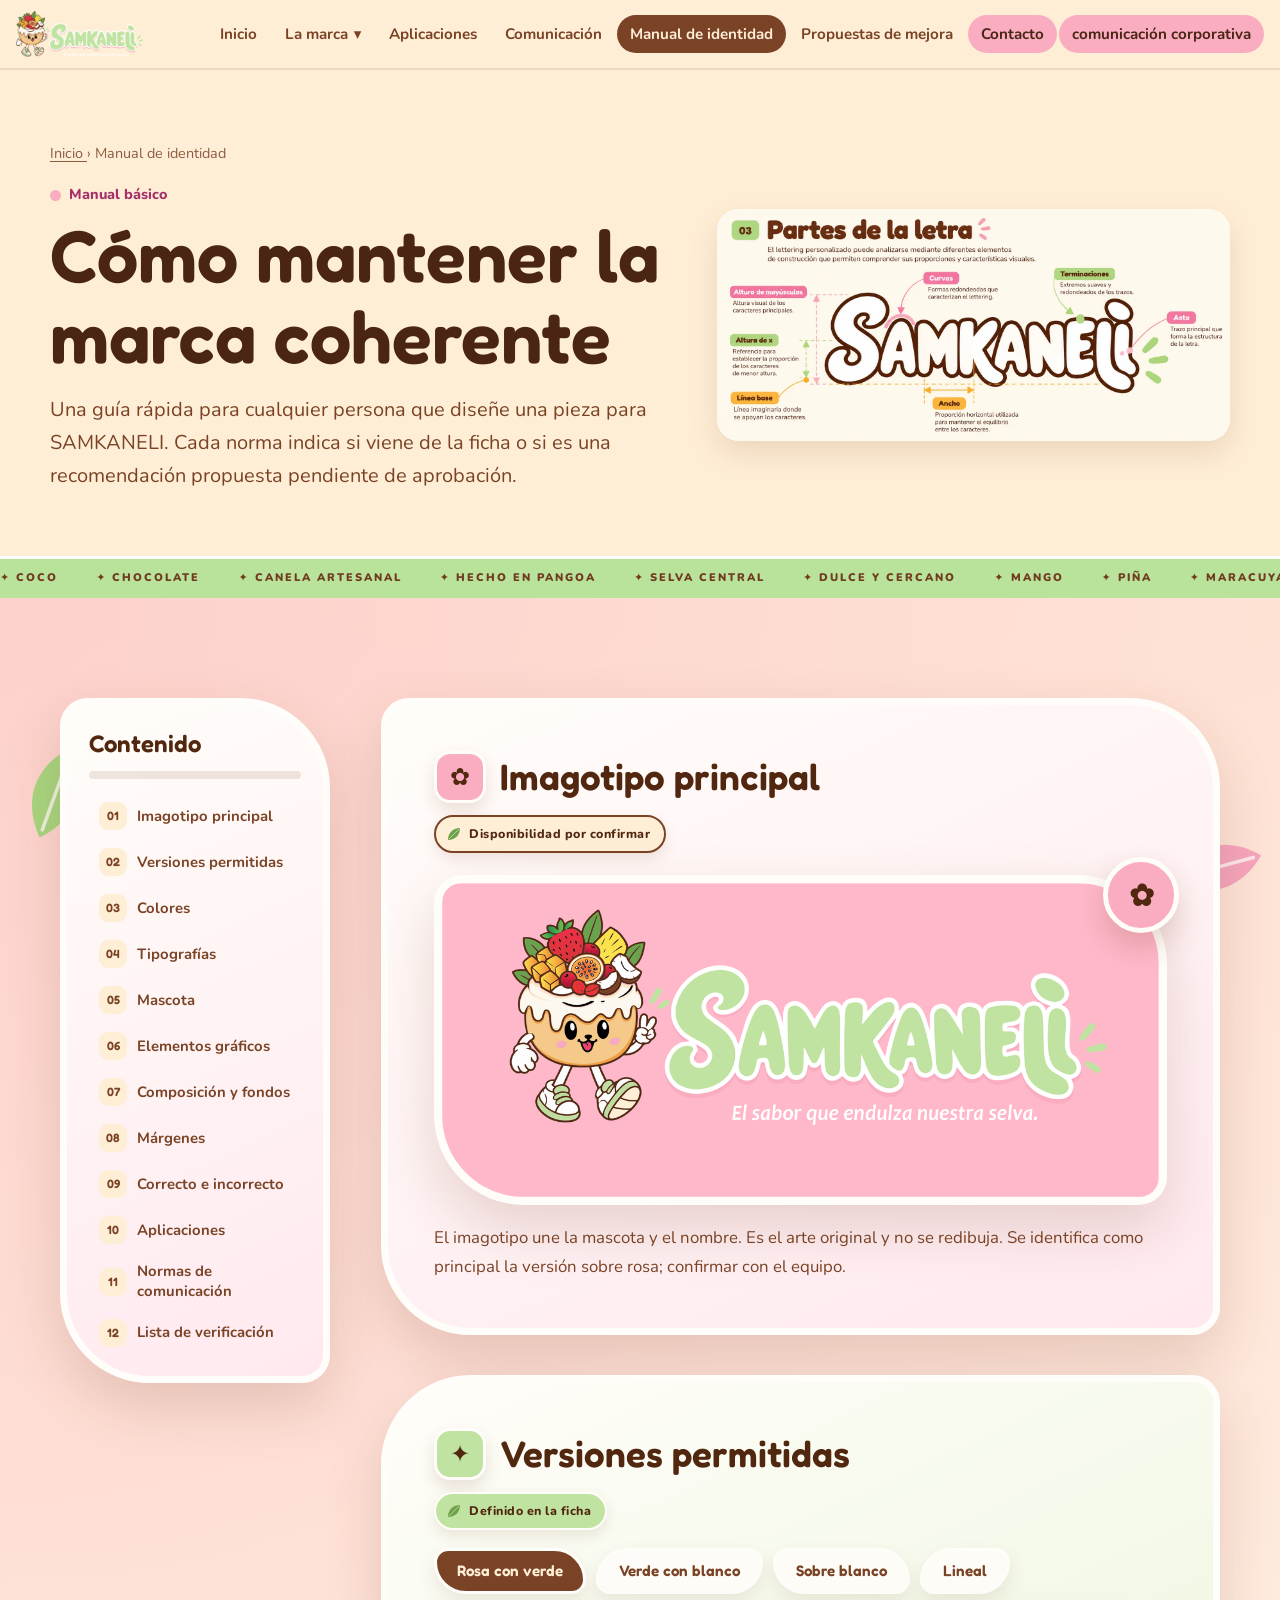
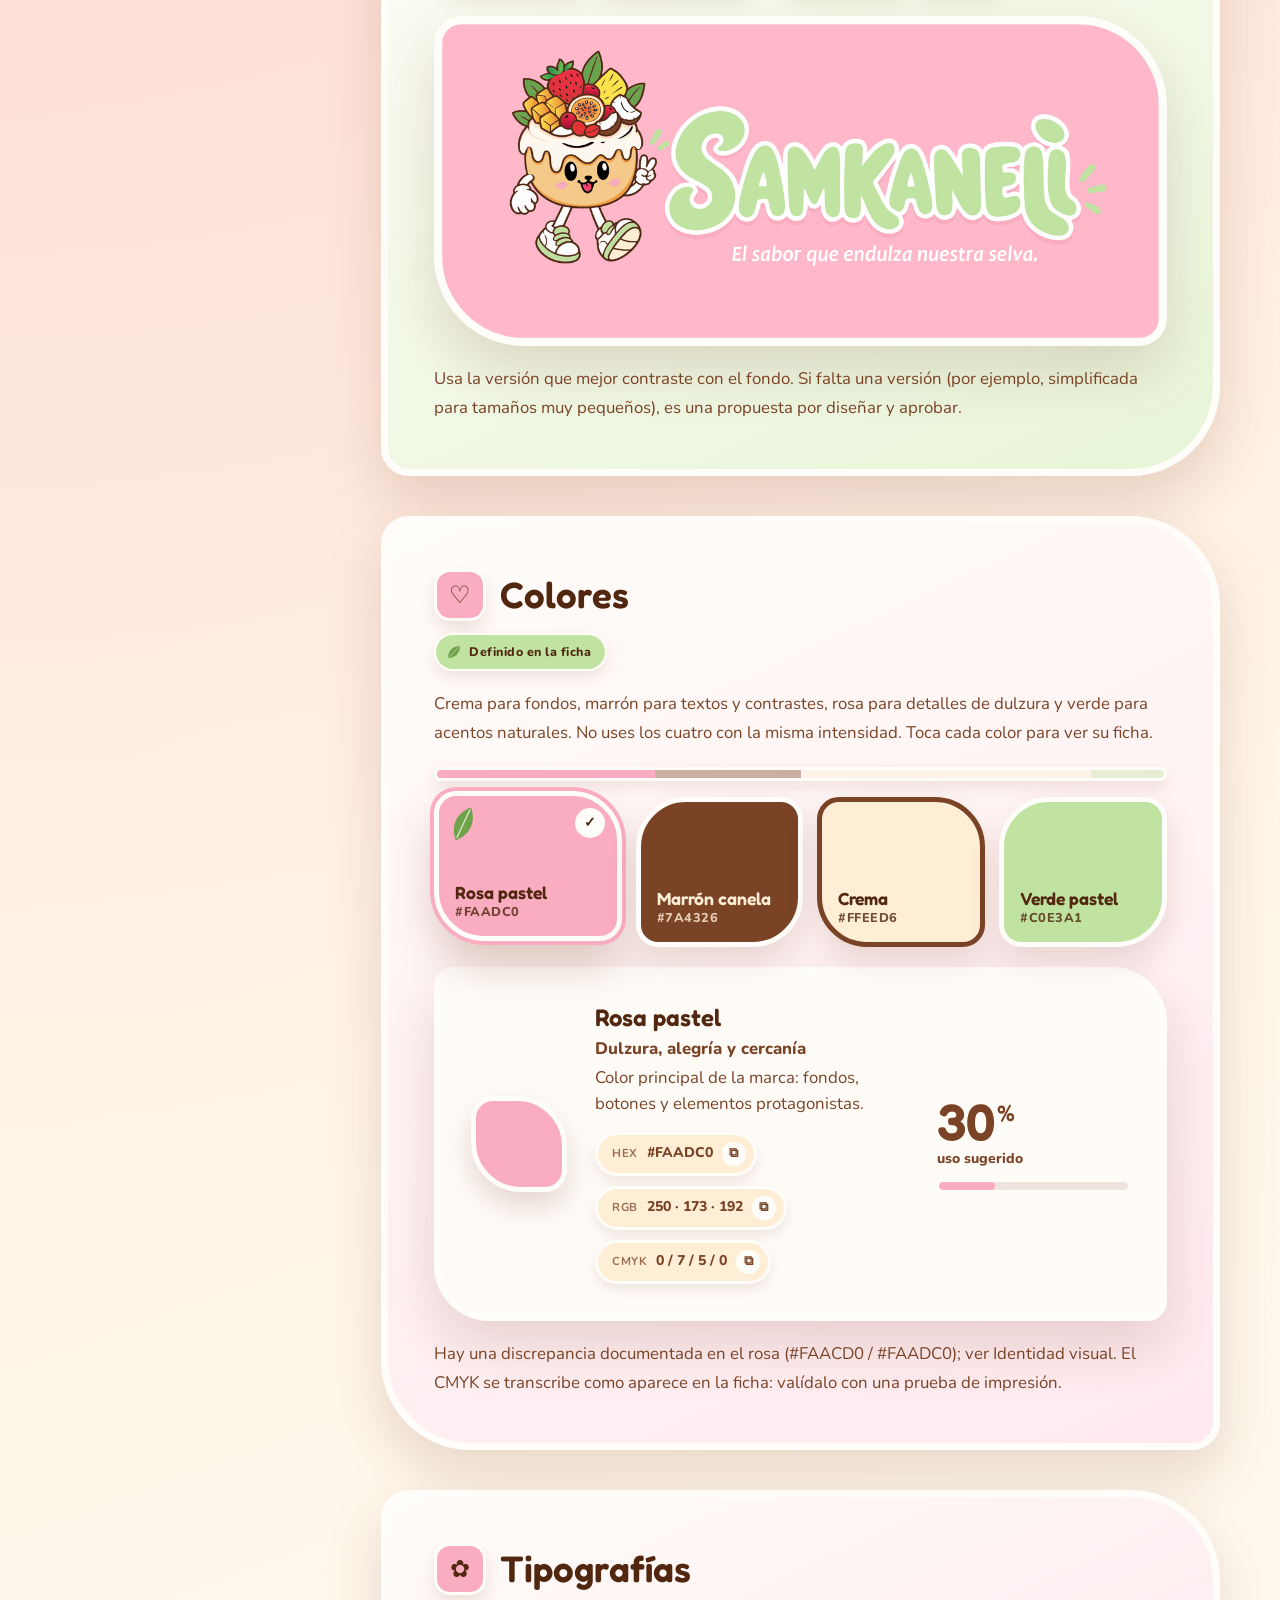
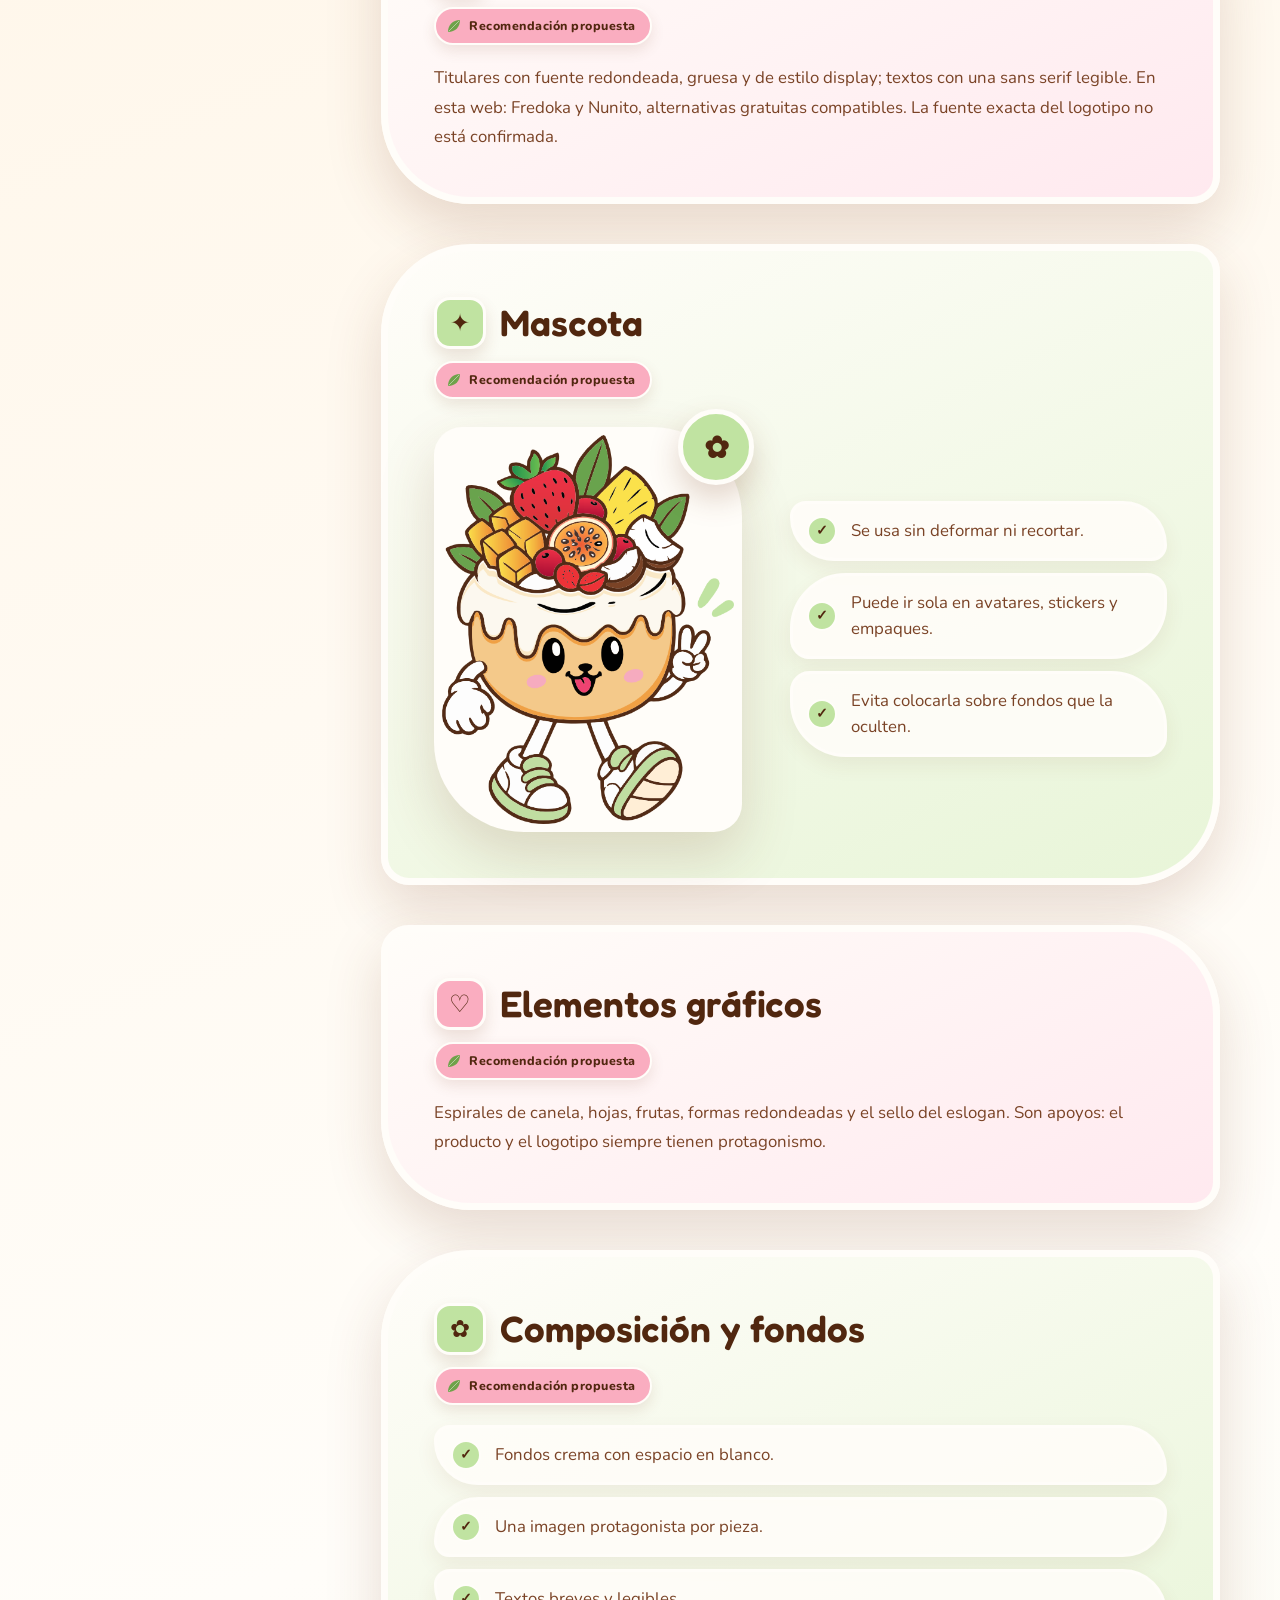
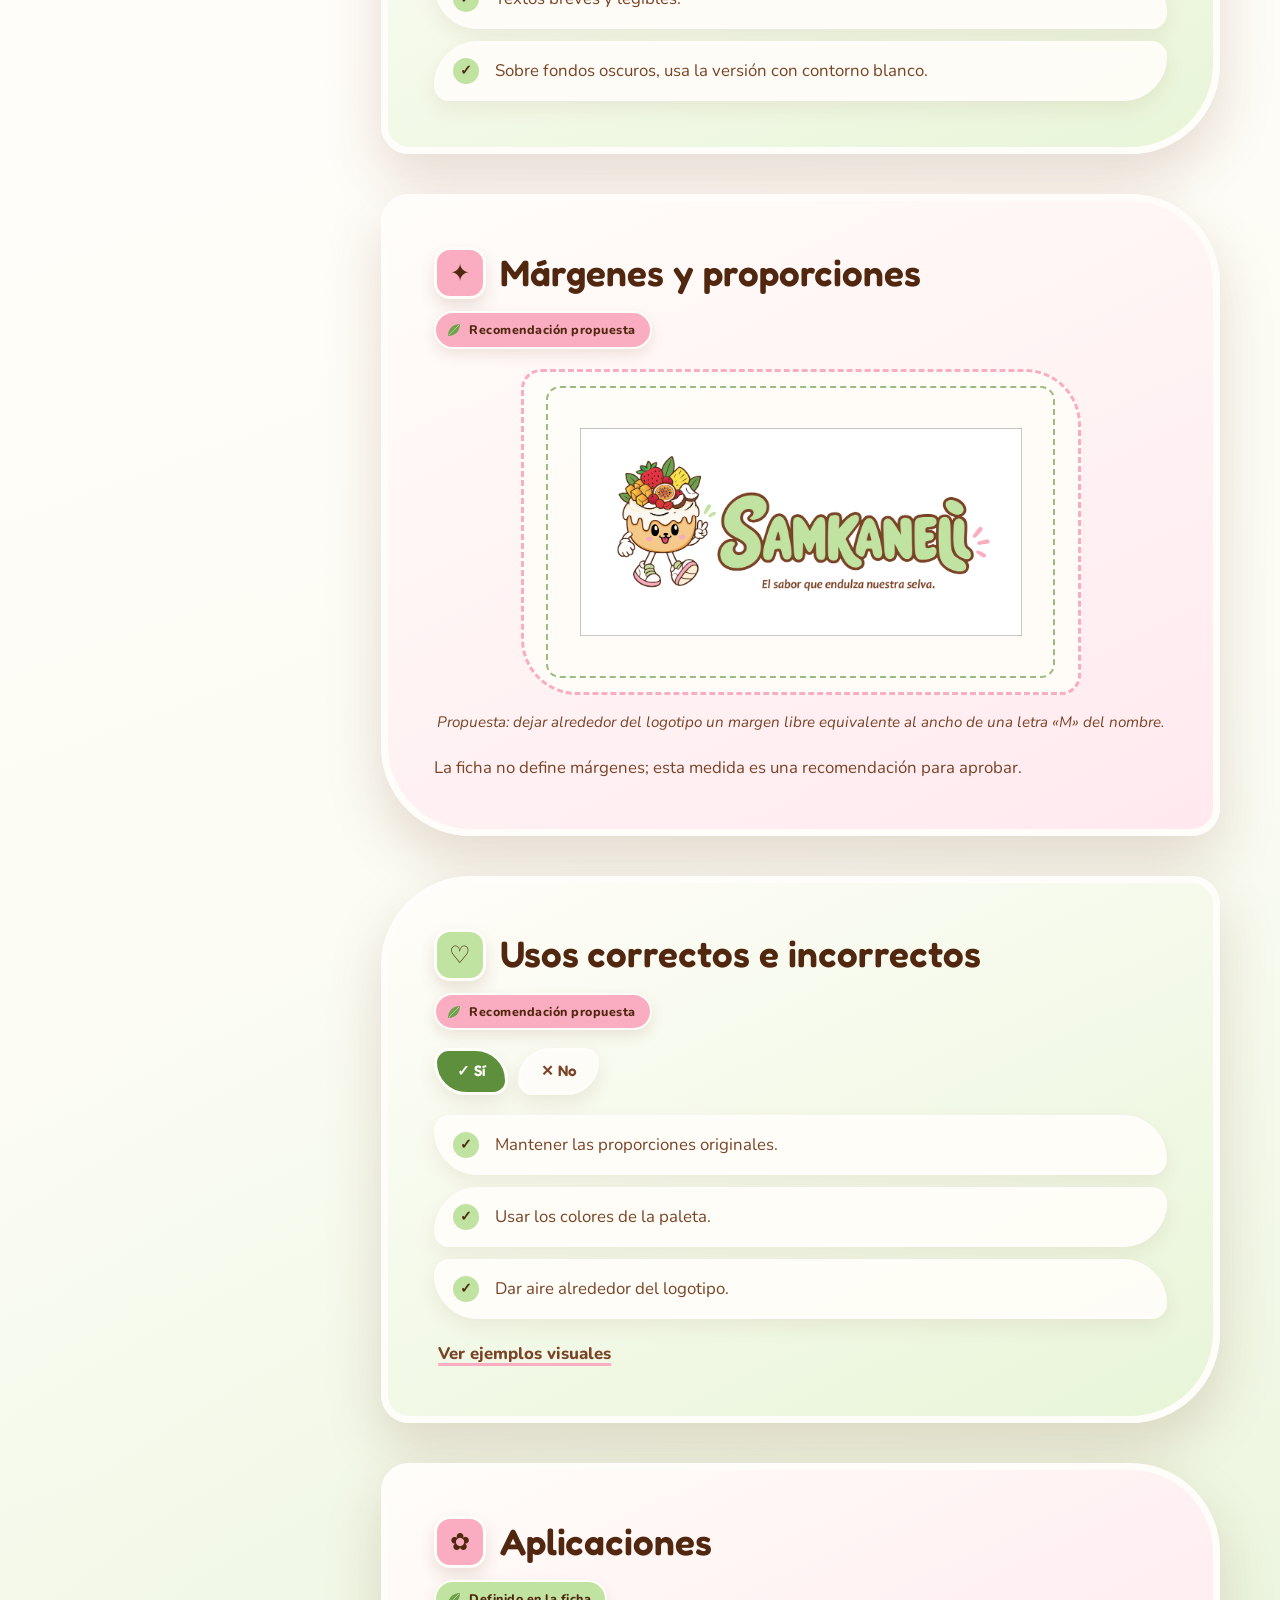
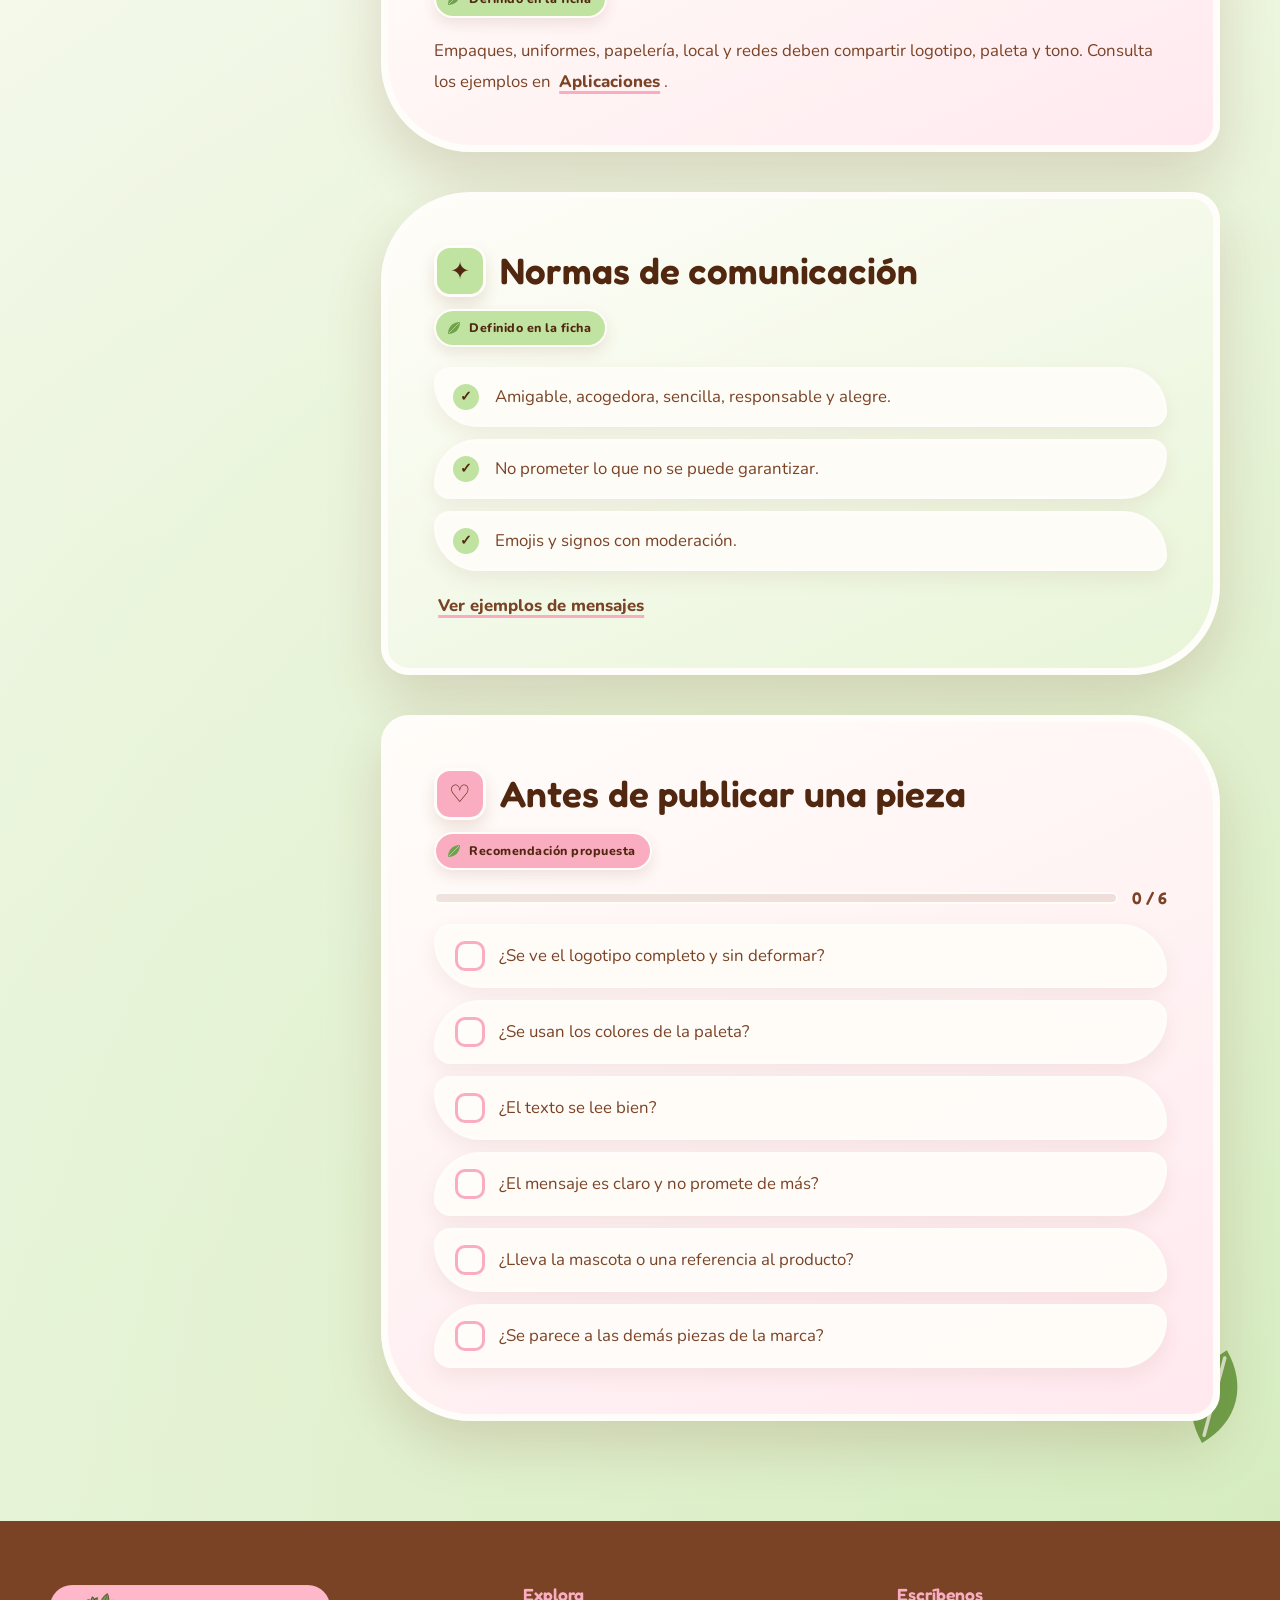
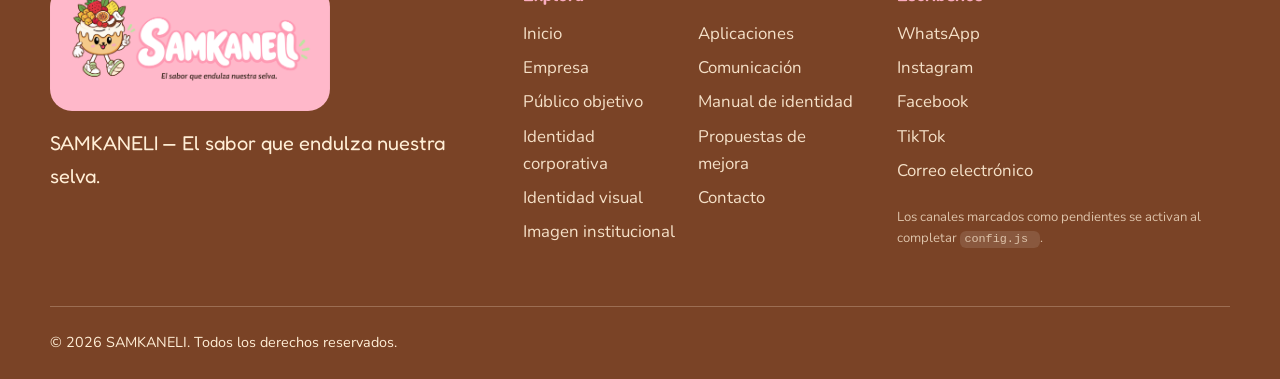
<file: manual-identidad/manual-identidad.html>
<!DOCTYPE html>
<html lang="es">
  <head>
    <meta charset="UTF-8">
    <meta name="viewport" content="width=device-width, initial-scale=1">
    <title>
      Manual de identidad | SAMKANELI, normas básicas de uso
    </title>
    <meta name="description" content="Versión web resumida del manual de identidad de SAMKANELI: logotipo, colores, tipografía, mascota, composición, usos correctos e incorrectos y normas de comunicación.">
    <meta name="theme-color" content="#FFEED6">
    <meta property="og:title" content="Manual de identidad | SAMKANELI, normas básicas de uso">
    <meta property="og:description" content="Versión web resumida del manual de identidad de SAMKANELI: logotipo, colores, tipografía, mascota, composición, usos correctos e incorrectos y normas de comunicación.">
    <meta property="og:type" content="website">
    <link rel="icon" type="image/png" href="../img/mascota/mascota.png">
    <link rel="preconnect" href="https://fonts.googleapis.com">
    <link rel="preconnect" href="https://fonts.gstatic.com" crossorigin>
    <!-- Fuentes opcionales: si no hay internet se usa la pila de respaldo definida en global.css -->
    <link href="https://fonts.googleapis.com/css2?family=Fredoka:wght@500;600;700&family=Nunito:wght@400;600;700;800&display=swap" rel="stylesheet">
    <link rel="stylesheet" href="../global.css">
    <link rel="stylesheet" href="../manual-identidad/manual-identidad.css">
    <script>
      document.documentElement.classList.add("js")
    </script>
  </head>
  <body data-page="manual">
    <a class="skip" href="#contenido">
      Saltar al contenido
    </a>
    <header class="site-header">
      <div class="bar">
        <a class="brand" href="../index.html" aria-label="SAMKANELI, ir al inicio">
          <img src="../img/logo/imagotipo-transparente.png" alt="SAMKANELI, el sabor que endulza nuestra selva" width="1200" height="433">
        </a>
        <button type="button" class="nav-toggle" aria-expanded="false" aria-controls="menu" aria-label="Abrir menú">
          <span>
          </span>
          <span>
          </span>
          <span>
          </span>
        </button>
        <nav id="menu" class="nav" aria-label="Navegación principal">
          <ul>
            <li>
              <a href="../index.html">
                Inicio
              </a>
            </li>
            <li class="has-sub">
              <button type="button" class="sub-btn" aria-expanded="false" aria-haspopup="true">
                La marca
                <span aria-hidden="true">
                  ▾
                </span>
              </button>
              <ul class="sub">
                <li>
                  <a href="../empresa/empresa.html">
                    Empresa
                  </a>
                </li>
                <li>
                  <a href="../publico-objetivo/publico-objetivo.html">
                    Público objetivo
                  </a>
                </li>
                <li>
                  <a href="../identidad-corporativa/identidad-corporativa.html">
                    Identidad corporativa
                  </a>
                </li>
                <li>
                  <a href="../identidad-visual/identidad-visual.html">
                    Identidad visual
                  </a>
                </li>
                <li>
                  <a href="../imagen-institucional/imagen-institucional.html">
                    Imagen institucional
                  </a>
                </li>
              </ul>
            </li>
            <li>
              <a href="../aplicaciones/aplicaciones.html">
                Aplicaciones
              </a>
            </li>
            <li>
              <a href="../comunicacion/comunicacion.html">
                Comunicación
              </a>
            </li>
            <li>
              <a href="../manual-identidad/manual-identidad.html" aria-current="page">
                Manual de identidad
              </a>
            </li>
            <li>
              <a href="../propuestas/propuestas.html">
                Propuestas de mejora
              </a>
            </li>
            <li>
              <a href="../contacto/contacto.html" class="nav-cta">
                Contacto
              </a>
            </li>
            <li>
              <a href="../comunicación-corporativa/comunicación-corporativa.html" class="nav-cta">
comunicación corporativa
              </a>
            </li>
          </ul>
        </nav>
      </div>
    </header>
    <main id="contenido">
      <section class="pagehead ">
        <div class="wrap split">
          <div>
            <p class="crumbs">
              <a href="../index.html">
                Inicio
              </a>
              › Manual de identidad
            </p>
            <p class="eyebrow">
              Manual básico
            </p>
            <h1>
              Cómo mantener la marca coherente
            </h1>
            <p class="lead">
              Una guía rápida para cualquier persona que diseñe una pieza para SAMKANELI. Cada norma indica si viene de la ficha o si es una recomendación propuesta pendiente de aprobación.
            </p>
          </div>
          <div class="pagehead-visual">
            <div class="frame">
              <img src="../img/referencias/partes-letra.webp" alt="Infografía con las partes de la letra del logotipo" width="1600" height="726" data-lightbox data-group="man" data-caption="Partes de la letra (referencia)">
            </div>
          </div>
        </div>
      </section>

      <div class="franja-sabores" aria-label="Sabores e identidad de SAMKANELI">
        <div class="franja-sabores-pista">
          <span>✦ COCO</span><span>✦ CHOCOLATE</span><span>✦ CANELA ARTESANAL</span>
          <span>✦ HECHO EN PANGOA</span><span>✦ SELVA CENTRAL</span><span>✦ DULCE Y CERCANO</span>
          <span>✦ MANGO</span><span>✦ PIÑA</span><span>✦ MARACUYÁ</span><span>✦ CAMU CAMU</span>
          <span>✦ COCO</span><span>✦ CHOCOLATE</span><span>✦ CANELA ARTESANAL</span>
          <span>✦ HECHO EN PANGOA</span><span>✦ SELVA CENTRAL</span><span>✦ DULCE Y CERCANO</span>
          <span>✦ MANGO</span><span>✦ PIÑA</span><span>✦ MARACUYÁ</span><span>✦ CAMU CAMU</span>
        </div>
      </div>

      <section class="mn-sec">
  <!-- Hojitas decorativas -->
  <span class="mn-hoja mn-hoja--clara mn-hoja--a" aria-hidden="true"></span>
  <span class="mn-hoja mn-hoja--rosa mn-hoja--b" aria-hidden="true"></span>
  <span class="mn-hoja mn-hoja--oscura mn-hoja--c" aria-hidden="true"></span>

  <div class="mn-wrap">
    <div class="mn-layout">

      <!-- ===== Índice ===== -->
      <aside class="mn-toc" aria-label="Índice del manual">
        <div class="mn-toc-caja">
          <h2>Contenido</h2>
          <div class="mn-progreso" aria-hidden="true"><span></span></div>
          <ol>
            <li><a href="#logo">Imagotipo principal</a></li>
            <li><a href="#versiones">Versiones permitidas</a></li>
            <li><a href="#colores">Colores</a></li>
            <li><a href="#tipos">Tipografías</a></li>
            <li><a href="#mascota">Mascota</a></li>
            <li><a href="#graficos">Elementos gráficos</a></li>
            <li><a href="#composicion">Composición y fondos</a></li>
            <li><a href="#margenes">Márgenes</a></li>
            <li><a href="#usos">Correcto e incorrecto</a></li>
            <li><a href="#apps">Aplicaciones</a></li>
            <li><a href="#voz">Normas de comunicación</a></li>
            <li><a href="#checklist">Lista de verificación</a></li>
          </ol>
        </div>
      </aside>

      <!-- ===== Contenido ===== -->
      <div class="mn-cuerpo">

        <section class="mn-card" id="logo">
          <header class="mn-cab">
            <span class="mn-icono" aria-hidden="true">✿</span>
            <h2>Imagotipo principal</h2>
          </header>
          <p class="mn-estado"><span class="mn-badge mn-badge--porconfirmar">Disponibilidad por confirmar</span></p>
          <div class="mn-marco mn-marco--sello">
            <img src="../img/logo/imagotipo-rosa-verde.png" alt="Imagotipo principal de SAMKANELI" width="1200" height="541" loading="lazy" decoding="async" data-lightbox data-group="man" data-caption="Imagotipo principal">
          </div>
          <p>El imagotipo une la mascota y el nombre. Es el arte original y no se redibuja. Se identifica como principal la versión sobre rosa; confirmar con el equipo.</p>
        </section>

        <section class="mn-card" id="versiones">
          <header class="mn-cab">
            <span class="mn-icono" aria-hidden="true">✦</span>
            <h2>Versiones permitidas</h2>
          </header>
          <p class="mn-estado"><span class="mn-badge mn-badge--oficial">Definido en la ficha</span></p>

          <div data-tabs="">
            <div class="mn-tabs" role="tablist" aria-label="versiones">
              <button class="mn-tab" id="versiones-t0" role="tab" type="button" aria-controls="versiones-p0" aria-selected="false">Rosa con verde</button>
              <button class="mn-tab" id="versiones-t1" role="tab" type="button" aria-controls="versiones-p1" aria-selected="false">Verde con blanco</button>
              <button class="mn-tab" id="versiones-t2" role="tab" type="button" aria-controls="versiones-p2" aria-selected="false">Sobre blanco</button>
              <button class="mn-tab" id="versiones-t3" role="tab" type="button" aria-controls="versiones-p3" aria-selected="false">Lineal</button>
            </div>

            <div class="mn-panel" id="versiones-p0" role="tabpanel" aria-labelledby="versiones-t0" hidden="">
              <div class="mn-marco">
                <img src="../img/logo/imagotipo-rosa-verde.png" alt="Rosa con verde" width="1200" height="526" loading="lazy" decoding="async" data-lightbox data-group="man" data-caption="Rosa con verde">
              </div>
            </div>
            <div class="mn-panel" id="versiones-p1" role="tabpanel" aria-labelledby="versiones-t1" hidden="">
              <div class="mn-marco">
                <img src="../img/logo/imagotipo-verde-blanco.png" alt="Verde con blanco" width="1200" height="541" loading="lazy" decoding="async" data-lightbox data-group="man" data-caption="Verde con blanco">
              </div>
            </div>
            <div class="mn-panel" id="versiones-p2" role="tabpanel" aria-labelledby="versiones-t2" hidden="">
              <div class="mn-marco">
                <img src="../img/logo/imagotipo-fondo-blanco.png" alt="Sobre blanco" width="1200" height="565" loading="lazy" decoding="async" data-lightbox data-group="man" data-caption="Sobre blanco">
              </div>
            </div>
            <div class="mn-panel" id="versiones-p3" role="tabpanel" aria-labelledby="versiones-t3" hidden="">
              <div class="mn-marco">
                <img src="../img/logo/imagotipo-lineal.png" alt="Lineal" width="1000" height="845" loading="lazy" decoding="async" data-lightbox data-group="man" data-caption="Lineal">
              </div>
            </div>
          </div>

          <p>Usa la versión que mejor contraste con el fondo. Si falta una versión (por ejemplo, simplificada para tamaños muy pequeños), es una propuesta por diseñar y aprobar.</p>
        </section>

        <!-- ============ SECCIÓN COLORES v2 (usa tus variables --mn-* y tus formas) ============
     Pegar en lugar de <section id="colores"> dentro de .mn-cuerpo.
     El CSS va en colores.css (o al final de tu CSS mn-). Requiere tu CSS mn- ya cargado (variables, keyframes mn-mecer, etc.). -->

<section class="mn-card" id="colores">
  <header class="mn-cab">
    <span class="mn-icono" aria-hidden="true">♡</span>
    <h2>Colores</h2>
  </header>
  <p class="mn-estado"><span class="mn-badge mn-badge--oficial">Definido en la ficha</span></p>

  <p>Crema para fondos, marrón para textos y contrastes, rosa para detalles de dulzura y verde para acentos naturales. No uses los cuatro con la misma intensidad. Toca cada color para ver su ficha.</p>

  <div class="pl">
    <div class="pl-franja" id="pl-franja" aria-hidden="true"></div>
    <div class="pl-muestras" id="pl-muestras"></div>
    <article class="pl-ficha" aria-live="polite">
      <div class="pl-chip" id="pl-chip"></div>
      <div class="pl-cuerpo" id="pl-cuerpo"></div>
      <div class="pl-med">
        <div class="pl-pct" id="pl-pct"></div>
        <span class="pl-rot">uso sugerido</span>
        <div class="pl-barra"><i id="pl-barra"></i></div>
      </div>
    </article>
    <div class="pl-toast" id="pl-toast" role="status"></div>
  </div>

  <p>Hay una discrepancia documentada en el rosa (#FAACD0 / #FAADC0); ver Identidad visual. El CMYK se transcribe como aparece en la ficha: valídalo con una prueba de impresión.</p>
</section>

<script>
(function(){
  /* Edita aquí. Solo el 30% del rosa venía de tu diseño; los otros % y textos de uso son propuestas. */
  var C=[
    {id:"rosa",  n:"Rosa pastel",  hex:"#FAADC0",rgb:"250 · 173 · 192",cmyk:"0 / 7 / 5 / 0",     rol:"Dulzura, alegría y cercanía",  uso:"Color principal de la marca: fondos, botones y elementos protagonistas.",pct:30,t:"#51270F",b:"#FAADC0"},
    {id:"marron",n:"Marrón canela",hex:"#7A4326",rgb:"122 · 67 · 38",  cmyk:"35 / 100 / 78 / 42",rol:"Calidez y tradición",          uso:"Títulos, textos y contornos que necesitan contraste.",                     pct:20,t:"#FFEED6",b:"#7A4326"},
    {id:"crema", n:"Crema",        hex:"#FFEED6",rgb:"255 · 238 · 214",cmyk:"0 / 15 / 5 / 0",    rol:"Suavidad y dulzura",           uso:"Fondos de descanso y espacios de aire entre elementos.",                   pct:40,t:"#51270F",b:"#E9C9A0"},
    {id:"verde", n:"Verde pastel", hex:"#C0E3A1",rgb:"192 · 227 · 161",cmyk:"27 / 0 / 48 / 0",   rol:"Naturaleza y origen regional", uso:"Detalles de selva, acentos y piezas que cuentan el origen.",               pct:10,t:"#51270F",b:"#C0E3A1"}
  ];
  var $m=document.getElementById("pl-muestras"),$f=document.getElementById("pl-franja"),$chip=document.getElementById("pl-chip"),
      $cu=document.getElementById("pl-cuerpo"),$pct=document.getElementById("pl-pct"),$bar=document.getElementById("pl-barra"),$toast=document.getElementById("pl-toast"),tt;

  C.forEach(function(c,i){
    var b=document.createElement("button");
    b.type="button";b.className="pl-m";b.setAttribute("data-c",c.id);b.style.background=c.hex;b.style.color=c.t;
    b.setAttribute("aria-pressed","false");b.setAttribute("aria-label",c.n+" "+c.hex);
    b.innerHTML='<span class="pl-hoja" aria-hidden="true"></span><span class="pl-ok" aria-hidden="true">✓</span><span class="pl-nom">'+c.n+'</span><span class="pl-hex">'+c.hex+'</span>';
    b.addEventListener("click",function(){elegir(i)});
    $m.appendChild(b);
    var s=document.createElement("span");s.style.background=c.hex;s.style.flexGrow=c.pct;$f.appendChild(s);
  });

  function val(e,t){return '<button type="button" class="pl-v" data-v="'+t+'" aria-label="Copiar '+e+' '+t+'"><small>'+e+'</small>'+t+'<i aria-hidden="true">⧉</i></button>'}

  function elegir(i){
    var c=C[i];
    [].forEach.call($m.children,function(b,k){b.setAttribute("aria-pressed",k===i)});
    [].forEach.call($f.children,function(s,k){s.className=k===i?"on":""});
    $chip.style.background=c.hex;
    $cu.innerHTML='<h3>'+c.n+'</h3><p class="pl-rol">'+c.rol+'</p><p class="pl-uso">'+c.uso+'</p><div class="pl-vals">'+val("HEX",c.hex)+val("RGB",c.rgb)+val("CMYK",c.cmyk)+'</div>';
    $pct.innerHTML=c.pct+'<sup>%</sup>';$bar.style.width=c.pct+"%";$bar.style.background=c.b;
    [].forEach.call($cu.querySelectorAll(".pl-v"),function(v){v.addEventListener("click",function(){copiar(v)})});
  }

  function copiar(btn){
    var t=btn.getAttribute("data-v");
    function fin(){btn.classList.add("ok");$toast.textContent=t+" copiado";$toast.classList.add("on");
      clearTimeout(tt);tt=setTimeout(function(){btn.classList.remove("ok");$toast.classList.remove("on")},1600)}
    try{navigator.clipboard.writeText(t).then(fin,fin)}
    catch(e){var a=document.createElement("textarea");a.value=t;document.body.appendChild(a);a.select();try{document.execCommand("copy")}catch(_){}a.remove();fin()}
  }
  elegir(0);
})();
</script>


        <section class="mn-card" id="tipos">
          <header class="mn-cab">
            <span class="mn-icono" aria-hidden="true">✿</span>
            <h2>Tipografías</h2>
          </header>
          <p class="mn-estado"><span class="mn-badge mn-badge--reco">Recomendación propuesta</span></p>
          <p>Titulares con fuente redondeada, gruesa y de estilo display; textos con una sans serif legible. En esta web: Fredoka y Nunito, alternativas gratuitas compatibles. La fuente exacta del logotipo no está confirmada.</p>
        </section>

        <section class="mn-card" id="mascota">
          <header class="mn-cab">
            <span class="mn-icono" aria-hidden="true">✦</span>
            <h2>Mascota</h2>
          </header>
          <p class="mn-estado"><span class="mn-badge mn-badge--reco">Recomendación propuesta</span></p>
          <div class="mn-duo">
            <div class="mn-marco mn-marco--sello">
              <img src="../img/mascota/mascota.png" alt="Mascota de SAMKANELI" width="489" height="651" loading="lazy" decoding="async">
            </div>
            <ul class="mn-lista">
              <li>Se usa sin deformar ni recortar.</li>
              <li>Puede ir sola en avatares, stickers y empaques.</li>
              <li>Evita colocarla sobre fondos que la oculten.</li>
            </ul>
          </div>
        </section>

        <section class="mn-card" id="graficos">
          <header class="mn-cab">
            <span class="mn-icono" aria-hidden="true">♡</span>
            <h2>Elementos gráficos</h2>
          </header>
          <p class="mn-estado"><span class="mn-badge mn-badge--reco">Recomendación propuesta</span></p>
          <p>Espirales de canela, hojas, frutas, formas redondeadas y el sello del eslogan. Son apoyos: el producto y el logotipo siempre tienen protagonismo.</p>
        </section>

        <section class="mn-card" id="composicion">
          <header class="mn-cab">
            <span class="mn-icono" aria-hidden="true">✿</span>
            <h2>Composición y fondos</h2>
          </header>
          <p class="mn-estado"><span class="mn-badge mn-badge--reco">Recomendación propuesta</span></p>
          <ul class="mn-lista">
            <li>Fondos crema con espacio en blanco.</li>
            <li>Una imagen protagonista por pieza.</li>
            <li>Textos breves y legibles.</li>
            <li>Sobre fondos oscuros, usa la versión con contorno blanco.</li>
          </ul>
        </section>

        <section class="mn-card" id="margenes">
          <header class="mn-cab">
            <span class="mn-icono" aria-hidden="true">✦</span>
            <h2>Márgenes y proporciones</h2>
          </header>
          <p class="mn-estado"><span class="mn-badge mn-badge--reco">Recomendación propuesta</span></p>
          <div class="mn-zona">
            <div class="mn-zona-in">
              <img src="../img/logo/imagotipo-fondo-blanco.png" alt="Imagotipo con zona de protección marcada" width="1200" height="565" loading="lazy" decoding="async">
            </div>
            <p class="mn-nota">Propuesta: dejar alrededor del logotipo un margen libre equivalente al ancho de una letra «M» del nombre.</p>
          </div>
          <p>La ficha no define márgenes; esta medida es una recomendación para aprobar.</p>
        </section>

        <section class="mn-card" id="usos">
          <header class="mn-cab">
            <span class="mn-icono" aria-hidden="true">♡</span>
            <h2>Usos correctos e incorrectos</h2>
          </header>
          <p class="mn-estado"><span class="mn-badge mn-badge--reco">Recomendación propuesta</span></p>

          <div data-tabs="">
            <div class="mn-tabs" role="tablist" aria-label="usos">
              <button class="mn-tab mn-tab--si" id="usos-t0" role="tab" type="button" aria-controls="usos-p0" aria-selected="false">✓ Sí</button>
              <button class="mn-tab mn-tab--no" id="usos-t1" role="tab" type="button" aria-controls="usos-p1" aria-selected="false">✕ No</button>
            </div>
            <div class="mn-panel" id="usos-p0" role="tabpanel" aria-labelledby="usos-t0" hidden="">
              <ul class="mn-lista">
                <li>Mantener las proporciones originales.</li>
                <li>Usar los colores de la paleta.</li>
                <li>Dar aire alrededor del logotipo.</li>
              </ul>
            </div>
            <div class="mn-panel" id="usos-p1" role="tabpanel" aria-labelledby="usos-t1" hidden="">
              <ul class="mn-lista mn-lista--no">
                <li>Estirar, rotar o deformar.</li>
                <li>Cambiar los colores.</li>
                <li>Bajar el contraste o añadir efectos pesados.</li>
              </ul>
            </div>
          </div>

          <p><a class="mn-enlace" href="../identidad-visual/identidad-visual.html#usos">Ver ejemplos visuales</a></p>
        </section>

        <section class="mn-card" id="apps">
          <header class="mn-cab">
            <span class="mn-icono" aria-hidden="true">✿</span>
            <h2>Aplicaciones</h2>
          </header>
          <p class="mn-estado"><span class="mn-badge mn-badge--oficial">Definido en la ficha</span></p>
          <p>Empaques, uniformes, papelería, local y redes deben compartir logotipo, paleta y tono. Consulta los ejemplos en <a class="mn-enlace" href="../aplicaciones/aplicaciones.html">Aplicaciones</a>.</p>
        </section>

        <section class="mn-card" id="voz">
          <header class="mn-cab">
            <span class="mn-icono" aria-hidden="true">✦</span>
            <h2>Normas de comunicación</h2>
          </header>
          <p class="mn-estado"><span class="mn-badge mn-badge--oficial">Definido en la ficha</span></p>
          <ul class="mn-lista">
            <li>Amigable, acogedora, sencilla, responsable y alegre.</li>
            <li>No prometer lo que no se puede garantizar.</li>
            <li>Emojis y signos con moderación.</li>
          </ul>
          <p><a class="mn-enlace" href="../comunicacion/comunicacion.html">Ver ejemplos de mensajes</a></p>
        </section>

        <section class="mn-card" id="checklist">
          <header class="mn-cab">
            <span class="mn-icono" aria-hidden="true">♡</span>
            <h2>Antes de publicar una pieza</h2>
          </header>
          <p class="mn-estado"><span class="mn-badge mn-badge--reco">Recomendación propuesta</span></p>

          <div class="mn-avance">
            <div class="mn-avance-barra" aria-hidden="true"><span></span></div>
            <span class="mn-avance-num" aria-live="polite">0 / 6</span>
          </div>

          <ul class="mn-verif">
            <li><label><input class="mn-check" type="checkbox"><span class="mn-caja" aria-hidden="true"></span><span class="mn-txt">¿Se ve el logotipo completo y sin deformar?</span></label></li>
            <li><label><input class="mn-check" type="checkbox"><span class="mn-caja" aria-hidden="true"></span><span class="mn-txt">¿Se usan los colores de la paleta?</span></label></li>
            <li><label><input class="mn-check" type="checkbox"><span class="mn-caja" aria-hidden="true"></span><span class="mn-txt">¿El texto se lee bien?</span></label></li>
            <li><label><input class="mn-check" type="checkbox"><span class="mn-caja" aria-hidden="true"></span><span class="mn-txt">¿El mensaje es claro y no promete de más?</span></label></li>
            <li><label><input class="mn-check" type="checkbox"><span class="mn-caja" aria-hidden="true"></span><span class="mn-txt">¿Lleva la mascota o una referencia al producto?</span></label></li>
            <li><label><input class="mn-check" type="checkbox"><span class="mn-caja" aria-hidden="true"></span><span class="mn-txt">¿Se parece a las demás piezas de la marca?</span></label></li>
          </ul>
        </section>

      </div>
    </div>
  </div>
</section>
    </main>
    <footer class="site-footer">
      <div class="wrap foot-grid">
        <div class="foot-brand">
          <img src="../img/logo/imagotipo-rosa-blanco.png" alt="SAMKANELI" width="1200" height="541" loading="lazy" decoding="async" class="foot-logo">
          <p class="foot-slogan">
            SAMKANELI — El sabor que endulza nuestra selva.
          </p>
        </div>
        <nav aria-label="Mapa del sitio">
          <h2 class="foot-h">
            Explora
          </h2>
          <ul class="foot-links">
            <li>
              <a href="../index.html">
                Inicio
              </a>
            </li>
            <li>
              <a href="../empresa/empresa.html">
                Empresa
              </a>
            </li>
            <li>
              <a href="../publico-objetivo/publico-objetivo.html">
                Público objetivo
              </a>
            </li>
            <li>
              <a href="../identidad-corporativa/identidad-corporativa.html">
                Identidad corporativa
              </a>
            </li>
            <li>
              <a href="../identidad-visual/identidad-visual.html">
                Identidad visual
              </a>
            </li>
            <li>
              <a href="../imagen-institucional/imagen-institucional.html">
                Imagen institucional
              </a>
            </li>
            <li>
              <a href="../aplicaciones/aplicaciones.html">
                Aplicaciones
              </a>
            </li>
            <li>
              <a href="../comunicacion/comunicacion.html">
                Comunicación
              </a>
            </li>
            <li>
              <a href="../manual-identidad/manual-identidad.html">
                Manual de identidad
              </a>
            </li>
            <li>
              <a href="../propuestas/propuestas.html">
                Propuestas de mejora
              </a>
            </li>
            <li>
              <a href="../contacto/contacto.html">
                Contacto
              </a>
            </li>
          </ul>
        </nav>
        <div>
          <h2 class="foot-h">
            Escríbenos
          </h2>
            <ul class="foot-contact">
            <li>
              <a data-contact="whatsapp" href="https://w.app/rollkaneli">
WhatsApp
              </a>
            </li>
            <li>
              <a data-contact="instagram" href="../contacto/contacto.html#instagram">
Instagram
              </a>
            </li>
            <li>
              <a data-contact="facebook" href="https://www.facebook.com/profile.php?id=61590356957658">
Facebook
              </a>
            </li>
            <li>
              <a data-contact="tiktok" href="tiktok.com/@kaneli_sctrl">
TikTok
              </a>
            </li>
            <li>
              <a data-contact="email" href="samkaneliroll@gmail.com">
Correo electrónico
              </a>
            </li>
          </ul>
          <p class="foot-note">
            Los canales marcados como pendientes se activan al completar
            <code>
              config.js
            </code>
            .
          </p>
        </div>
      </div>
      <div class="foot-legal wrap">
        <p>
          © 2026 SAMKANELI. Todos los derechos reservados.
        </p>
      </div>
    </footer>
    <script src="../config.js">
    </script>
    <script src="../script.js">
    </script>
  </body>
</html>
</file>
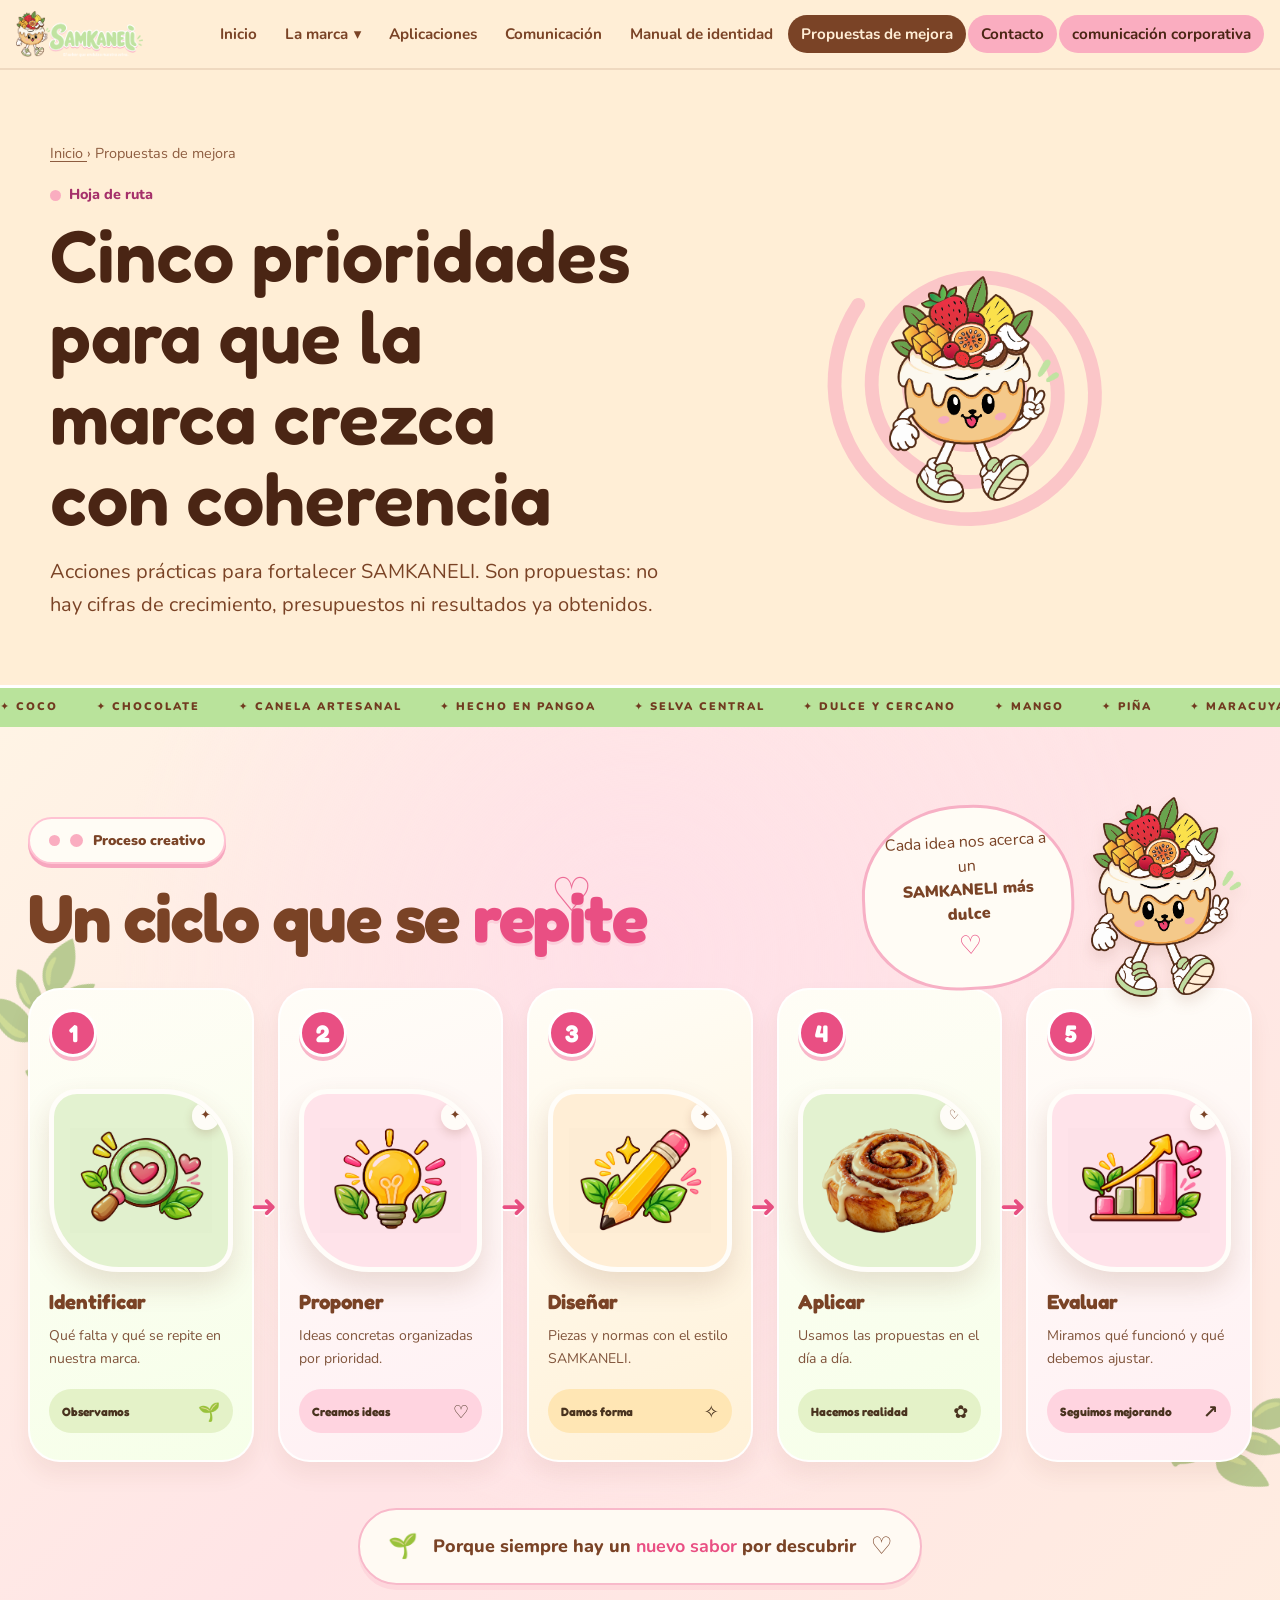
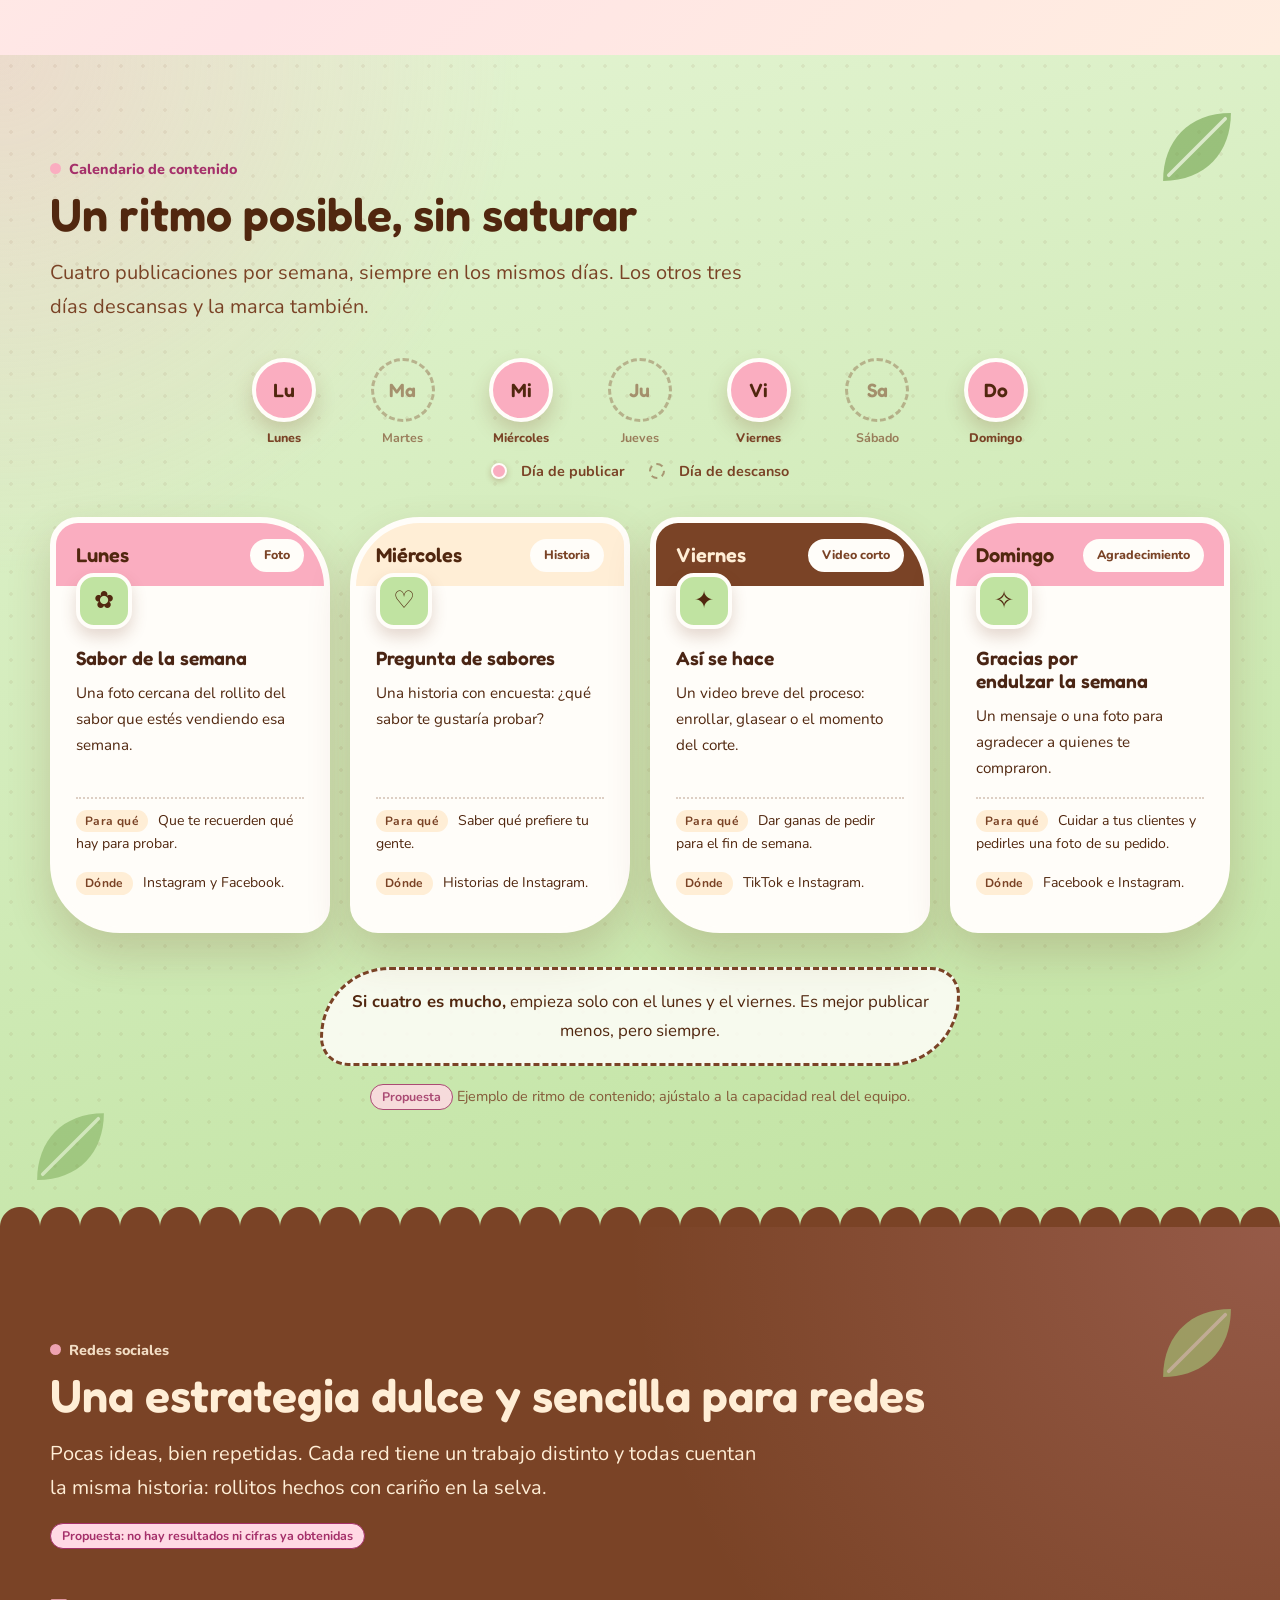
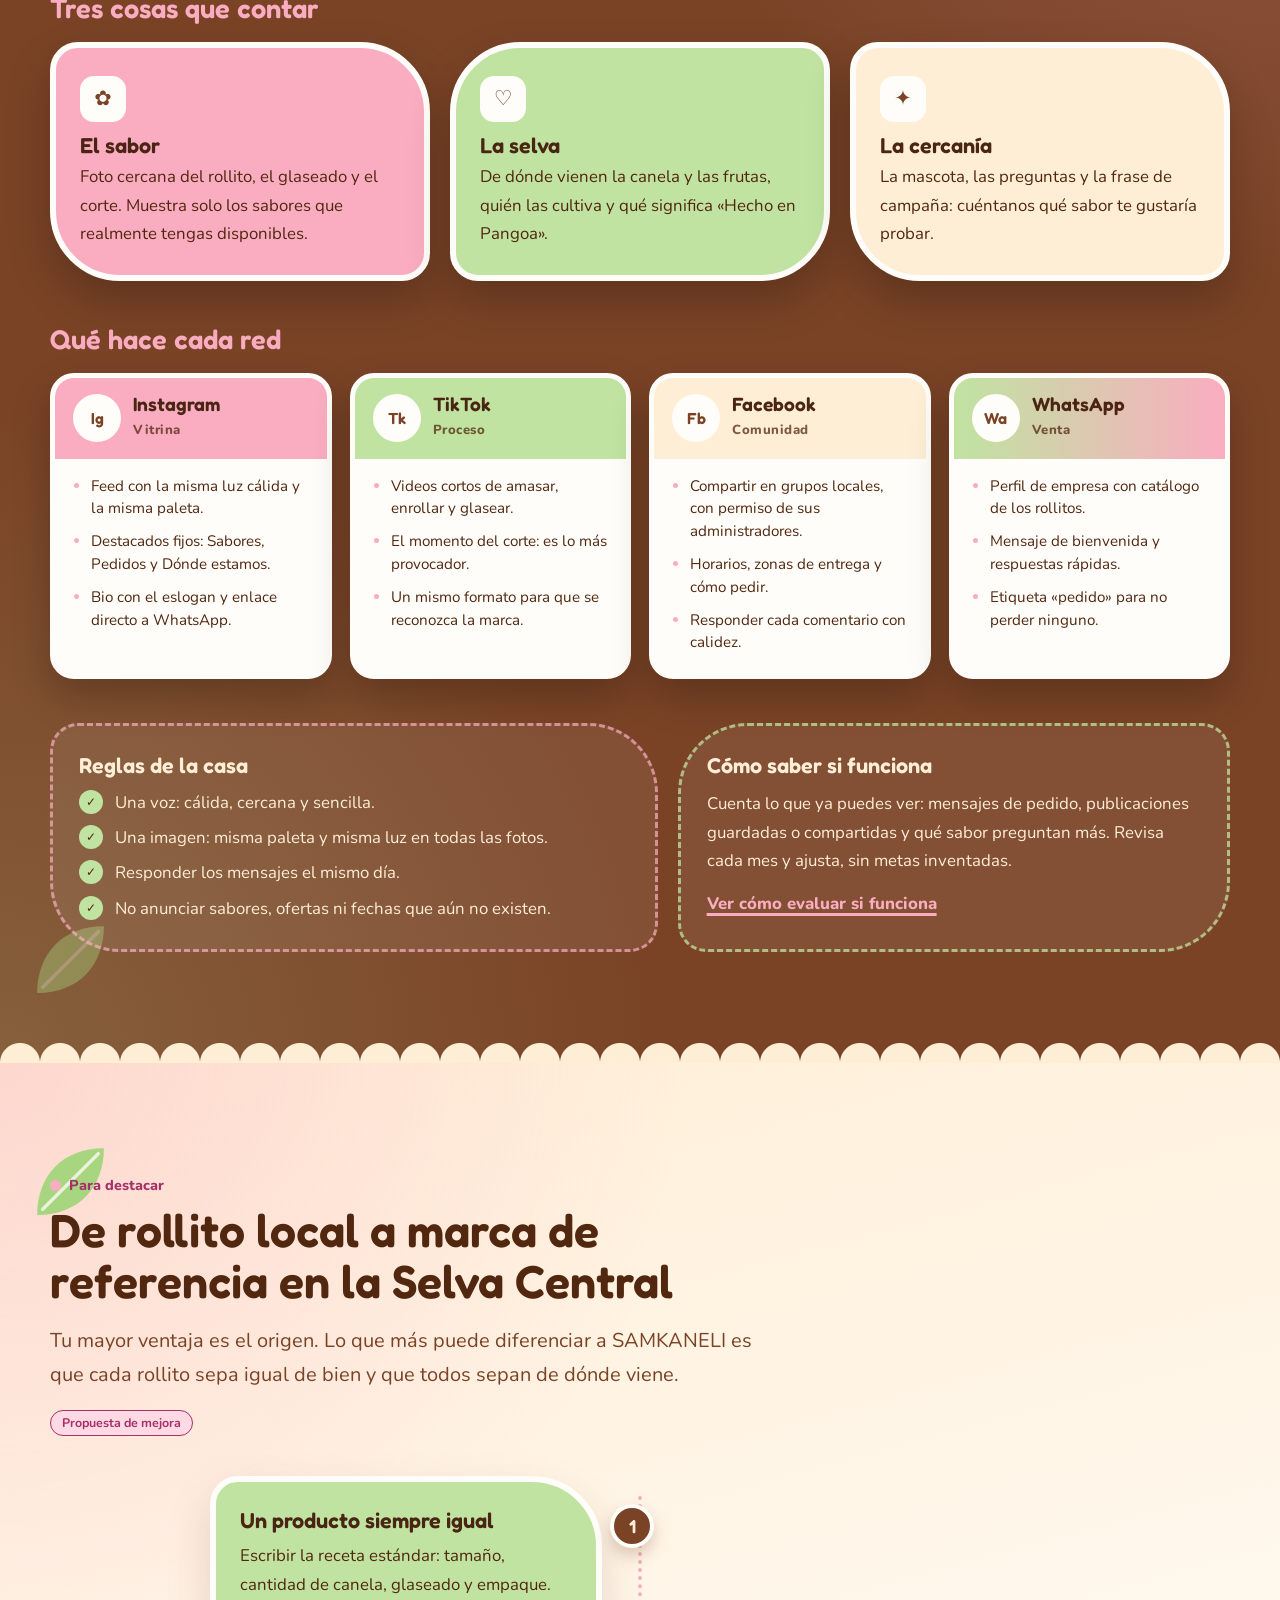
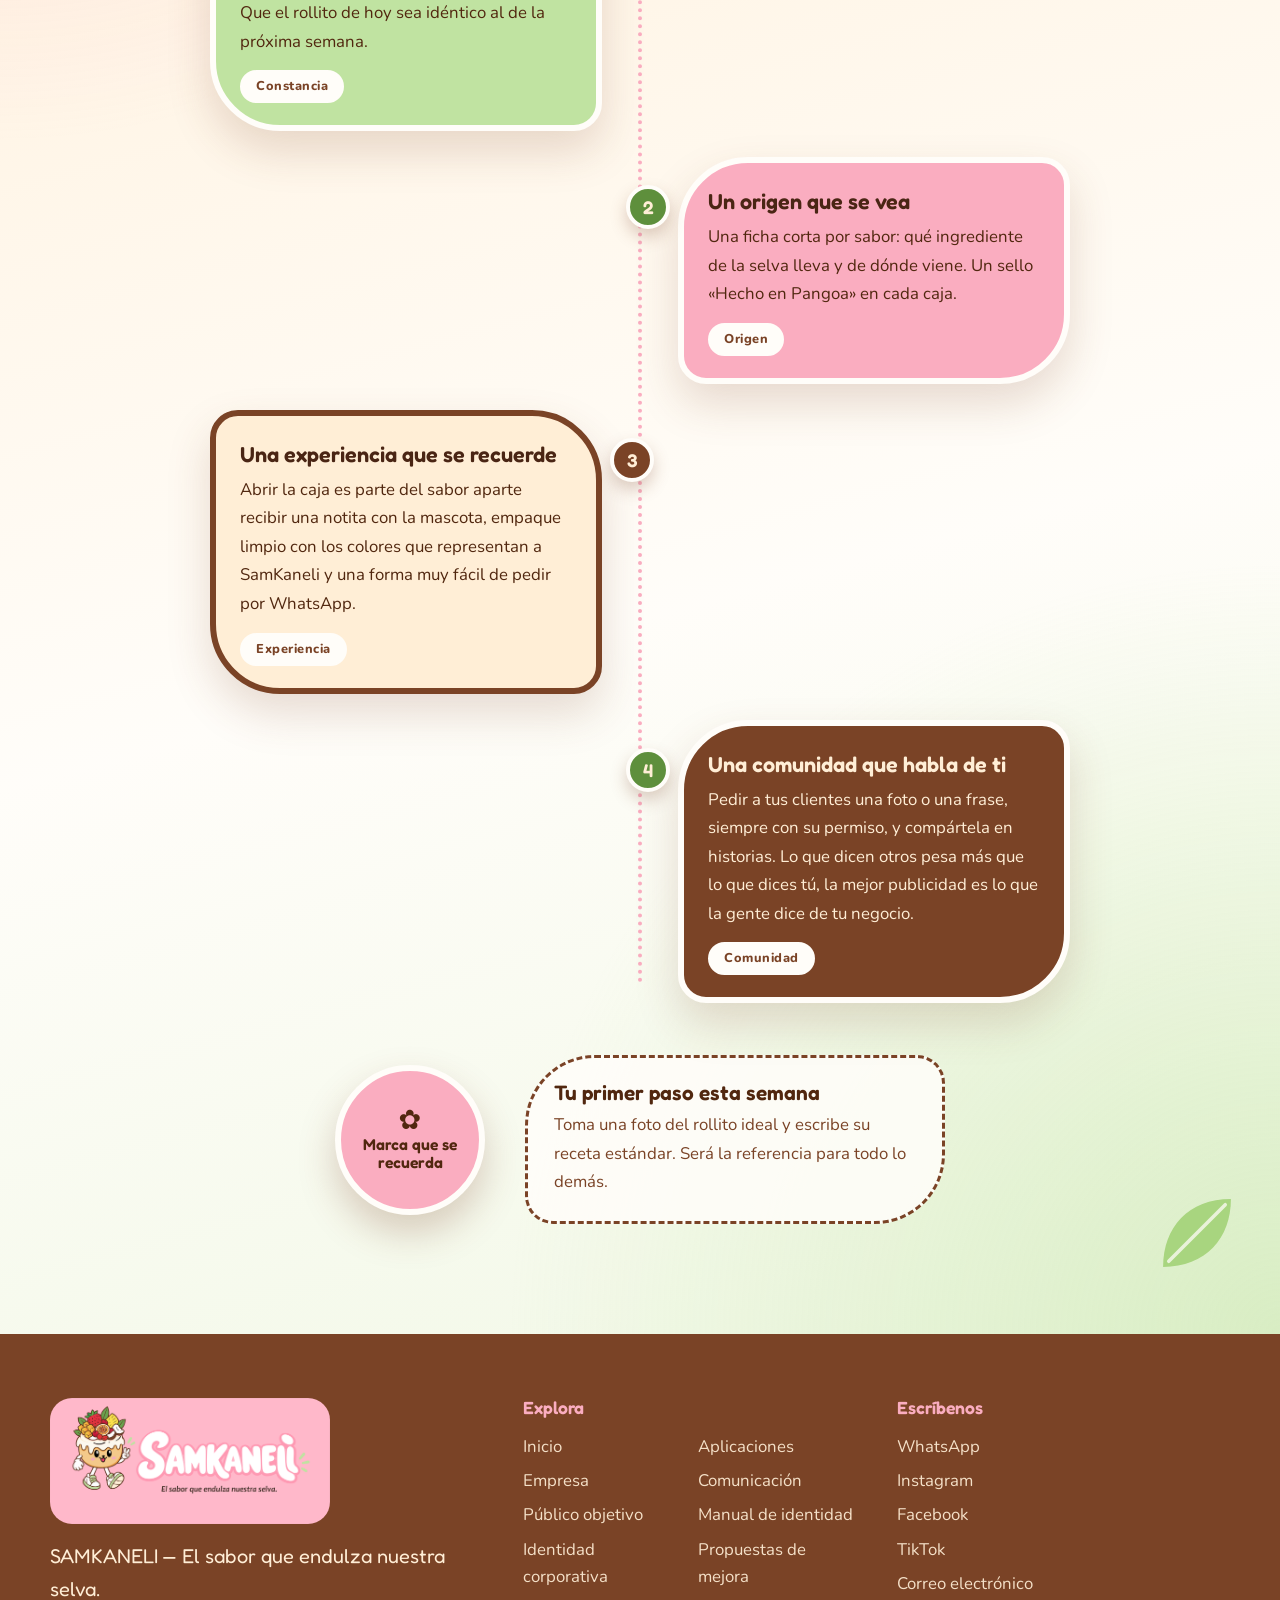
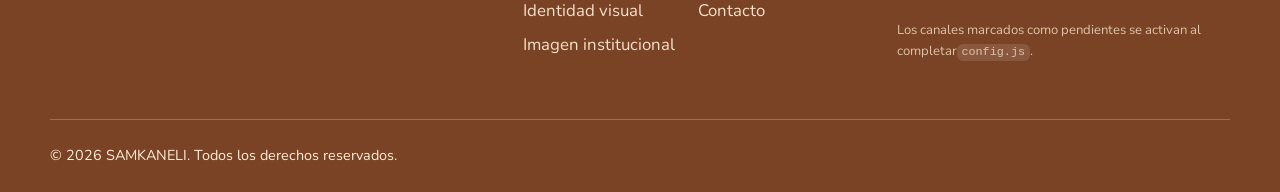
<file: propuestas/propuestas.html>
<!DOCTYPE html>
<html lang="es">
  <head>
    <meta charset="UTF-8">
    <meta name="viewport" content="width=device-width, initial-scale=1">
    <title>
Propuestas de mejora | SAMKANELI
    </title>
    <meta name="description" content="Plan de mejora de marca de SAMKANELI por prioridades: coherencia visual, presentación del producto, comunicación, experiencia comercial y crecimiento. Incluye propuesta de campaña.">
    <meta name="theme-color" content="#FFEED6">
    <meta property="og:title" content="Propuestas de mejora | SAMKANELI">
    <meta property="og:description" content="Plan de mejora de marca de SAMKANELI por prioridades: coherencia visual, presentación del producto, comunicación, experiencia comercial y crecimiento. Incluye propuesta de campaña.">
    <meta property="og:type" content="website">
    <link rel="icon" type="image/png" href="../img/mascota/mascota.png">
    <link rel="preconnect" href="https://fonts.googleapis.com">
    <link rel="preconnect" href="https://fonts.gstatic.com" crossorigin>
    <!-- Fuentes opcionales: si no hay internet se usa la pila de respaldo definida en global.css -->
    <link href="https://fonts.googleapis.com/css2?family=Fredoka:wght@500;600;700&family=Nunito:wght@400;600;700;800&display=swap" rel="stylesheet">
    <link rel="stylesheet" href="../global.css">
    <link rel="stylesheet" href="../propuestas/propuestas.css">
    <script>
document.documentElement.classList.add("js")
    </script>
  </head>
  <body data-page="propuestas">
    <a class="skip" href="#contenido">
Saltar al contenido
    </a>
    <header class="site-header">
      <div class="bar">
        <a class="brand" href="../index.html" aria-label="SAMKANELI, ir al inicio">
          <img src="../img/logo/imagotipo-transparente.png" alt="SAMKANELI, el sabor que endulza nuestra selva" width="1200" height="433">
        </a>
        <button type="button" class="nav-toggle" aria-expanded="false" aria-controls="menu" aria-label="Abrir menú">
          <span>
          </span>
          <span>
          </span>
          <span>
          </span>
        </button>
        <nav id="menu" class="nav" aria-label="Navegación principal">
          <ul>
            <li>
              <a href="../index.html">
Inicio
              </a>
            </li>
            <li class="has-sub">
              <button type="button" class="sub-btn" aria-expanded="false" aria-haspopup="true">
La marca
                <span aria-hidden="true">
▾
                </span>
              </button>
              <ul class="sub">
                <li>
                  <a href="../empresa/empresa.html">
Empresa
                  </a>
                </li>
                <li>
                  <a href="../publico-objetivo/publico-objetivo.html">
Público objetivo
                  </a>
                </li>
                <li>
                  <a href="../identidad-corporativa/identidad-corporativa.html">
Identidad corporativa
                  </a>
                </li>
                <li>
                  <a href="../identidad-visual/identidad-visual.html">
Identidad visual
                  </a>
                </li>
                <li>
                  <a href="../imagen-institucional/imagen-institucional.html">
Imagen institucional
                  </a>
                </li>
              </ul>
            </li>
            <li>
              <a href="../aplicaciones/aplicaciones.html">
Aplicaciones
              </a>
            </li>
            <li>
              <a href="../comunicacion/comunicacion.html">
Comunicación
              </a>
            </li>
            <li>
              <a href="../manual-identidad/manual-identidad.html">
Manual de identidad
              </a>
            </li>
            <li>
              <a href="../propuestas/propuestas.html" aria-current="page">
Propuestas de mejora
              </a>
            </li>
            <li>
              <a href="../contacto/contacto.html" class="nav-cta">
Contacto
              </a>
            </li>
            <li>
              <a href="../comunicación-corporativa/comunicación-corporativa.html" class="nav-cta">
comunicación corporativa
              </a>
            </li>
          </ul>
        </nav>
      </div>
    </header>
    <main id="contenido">
      <section class="pagehead ">
        <div class="wrap split">
          <div>
            <p class="crumbs">
              <a href="../index.html">
Inicio
              </a>
› Propuestas de mejora
            </p>
            <p class="eyebrow">
Hoja de ruta
            </p>
            <h1>
Cinco prioridades para que la marca crezca con coherencia
            </h1>
            <p class="lead">
Acciones prácticas para fortalecer SAMKANELI. Son propuestas: no hay cifras de crecimiento, presupuestos ni resultados ya obtenidos.
            </p>
          </div>
          <div class="pagehead-visual">
            <div class="proc-hero">
              <svg class="spiral ph-sp" viewBox="0 0 260 260" aria-hidden="true" focusable="false">
                <path d="M138.0 130.0 L138.4 130.7 L138.8 131.5 L139.0 132.4 L139.2 133.3 L139.3 134.3 L139.3 135.3 L139.1 136.4 L138.9 137.4 L138.5 138.5 L138.0 139.5 L137.4 140.6 L136.7 141.5 L135.9 142.5 L134.9 143.4 L133.9 144.2 L132.7 144.9 L131.4 145.5 L130.1 146.0 L128.6 146.4 L127.2 146.7 L125.6 146.8 L124.0 146.8 L122.4 146.6 L120.8 146.3 L119.1 145.8 L117.5 145.1 L115.9 144.3 L114.4 143.3 L112.9 142.1 L111.6 140.8 L110.3 139.4 L109.1 137.8 L108.1 136.1 L107.2 134.2 L106.5 132.3 L105.9 130.2 L105.6 128.1 L105.4 125.9 L105.4 123.7 L105.6 121.4 L106.1 119.2 L106.7 116.9 L107.6 114.7 L108.6 112.5 L109.9 110.4 L111.4 108.4 L113.1 106.5 L115.0 104.7 L117.0 103.1 L119.3 101.7 L121.6 100.4 L124.2 99.4 L126.8 98.5 L129.5 97.9 L132.4 97.5 L135.2 97.4 L138.2 97.6 L141.1 98.0 L144.0 98.7 L146.9 99.6 L149.7 100.8 L152.5 102.3 L155.1 104.0 L157.6 106.0 L159.9 108.3 L162.1 110.7 L164.0 113.4 L165.8 116.2 L167.3 119.3 L168.5 122.5 L169.5 125.8 L170.1 129.2 L170.5 132.7 L170.5 136.3 L170.3 139.9 L169.7 143.5 L168.7 147.1 L167.5 150.6 L165.9 154.0 L164.1 157.4 L161.9 160.5 L159.4 163.5 L156.6 166.3 L153.6 168.9 L150.4 171.2 L146.9 173.2 L143.2 174.9 L139.3 176.3 L135.3 177.4 L131.2 178.1 L126.9 178.5 L122.7 178.5 L118.4 178.1 L114.1 177.3 L109.9 176.2 L105.7 174.7 L101.7 172.8 L97.8 170.5 L94.1 167.9 L90.6 164.9 L87.4 161.6 L84.4 158.0 L81.8 154.1 L79.4 150.0 L77.4 145.7 L75.8 141.1 L74.6 136.5 L73.8 131.6 L73.5 126.7 L73.5 121.8 L74.0 116.8 L75.0 111.8 L76.3 106.9 L78.1 102.1 L80.4 97.5 L83.1 93.0 L86.1 88.8 L89.6 84.8 L93.4 81.1 L97.5 77.7 L102.0 74.7 L106.7 72.1 L111.7 69.8 L116.9 68.0 L122.3 66.7 L127.8 65.8 L133.4 65.4 L139.1 65.5 L144.8 66.1 L150.4 67.2 L155.9 68.8 L161.4 70.9 L166.6 73.5 L171.7 76.5 L176.5 80.0 L181.0 84.0 L185.1 88.3 L188.9 93.0 L192.3 98.1 L195.3 103.4 L197.7 109.1 L199.7 114.9 L201.2 121.0 L202.2 127.2 L202.6 133.5 L202.5 139.9 L201.8 146.2 L200.5 152.5 L198.7 158.8 L196.3 164.8 L193.4 170.7 L190.0 176.3 L186.1 181.7 L181.7 186.7 L176.8 191.3 L171.6 195.5 L165.9 199.3 L160.0 202.6 L153.7 205.3 L147.1 207.5 L140.4 209.2 L133.5 210.2 L126.5 210.6 L119.4 210.5 L112.4 209.7 L105.4 208.3 L98.5 206.3 L91.8 203.6 L85.3 200.4 L79.1 196.6 L73.2 192.3 L67.7 187.4 L62.6 182.0 L57.9 176.2 L53.8 170.0 L50.2 163.4 L47.2 156.5 L44.7 149.3 L42.9 141.9 L41.8 134.3 L41.3 126.6 L41.5 118.8 L42.4 111.1 L43.9 103.4 L46.1 95.9 L49.0 88.5 L52.6 81.4 L56.7 74.6 L61.5 68.1 L66.8 62.1 L72.7 56.5 L79.1 51.4 L85.9 46.9 L93.1 43.0 L100.6 39.6 L108.5 37.0 L116.6 35.0 L124.9 33.8 L133.3 33.3 L141.7 33.5 L150.2 34.4 L158.5 36.1 L166.7 38.5 L174.7 41.7 L182.5 45.5 L189.9 50.0 L196.9 55.2 L203.5 61.0 L209.5 67.4 L215.1 74.3 L220.0 81.7 L224.2 89.5 L227.8 97.7 L230.7 106.2 L232.8 115.0 L234.2 124.0 L234.8 133.0 L234.6 142.2 L233.5 151.3 L231.7 160.4 L229.1 169.2 L225.7 177.9 L221.6 186.3 L216.7 194.3 L211.1 201.9 L204.9 209.0 L198.0 215.5 L190.6 221.5 L182.6 226.8 L174.2 231.4 L165.3 235.3 L156.2 238.4 L146.7 240.7 L137.1 242.2 L127.3 242.8 L117.4 242.6 L107.6 241.5 L97.9 239.6 L88.3 236.8 L79.0 233.2 L70.0 228.7 L61.4 223.5 L53.2 217.5 L45.6 210.8 L38.5 203.5 L32.1 195.5 L26.4 186.9 L21.5 177.9 L17.3 168.4 L13.9 158.6 L11.4 148.5 L9.8 138.1 L9.1 127.7 L9.4 117.1 L10.5 106.6 L12.6 96.2 L15.5 85.9 L19.4 76.0 L24.1 66.3 L29.7 57.1" fill="none" stroke="currentColor" stroke-width="12" stroke-linecap="round" stroke-linejoin="round"/>
              </svg>
              <img src="../img/mascota/mascota.png" alt="Mascota de SAMKANELI" width="489" height="651" class="proc-m">
            </div>
          </div>
        </div>
      </section>

      <div class="franja-sabores" aria-label="Sabores e identidad de SAMKANELI">
        <div class="franja-sabores-pista">
          <span>✦ COCO</span><span>✦ CHOCOLATE</span><span>✦ CANELA ARTESANAL</span>
          <span>✦ HECHO EN PANGOA</span><span>✦ SELVA CENTRAL</span><span>✦ DULCE Y CERCANO</span>
          <span>✦ MANGO</span><span>✦ PIÑA</span><span>✦ MARACUYÁ</span><span>✦ CAMU CAMU</span>
          <span>✦ COCO</span><span>✦ CHOCOLATE</span><span>✦ CANELA ARTESANAL</span>
          <span>✦ HECHO EN PANGOA</span><span>✦ SELVA CENTRAL</span><span>✦ DULCE Y CERCANO</span>
          <span>✦ MANGO</span><span>✦ PIÑA</span><span>✦ MARACUYÁ</span><span>✦ CAMU CAMU</span>
        </div>
      </div>

      

      <section class="sec sec--claro sam-proceso" id="proceso">

        <div class="sam-proceso__hojas sam-proceso__hojas--izq" aria-hidden="true">🌿</div>
        <div class="sam-proceso__hojas sam-proceso__hojas--der" aria-hidden="true">🌿</div>
        <div class="sam-proceso__corazon sam-proceso__corazon--uno" aria-hidden="true">♡</div>
        <div class="sam-proceso__corazon sam-proceso__corazon--dos" aria-hidden="true">♡</div>
      
        <div class="wrap sam-proceso__wrap">
      
          <header class="sec-head sam-proceso__head">
            <p class="eyebrow sam-proceso__eyebrow">
              <span></span> Proceso creativo
            </p>
      
            <h2>Un ciclo que se <span>repite</span></h2>
      
            <div class="sam-proceso__mascota">
              <div class="sam-proceso__globo">
                Cada idea nos acerca a un
                <strong>SAMKANELI más dulce</strong>
                <span>♡</span>
              </div>
      
              <img
                src="../img/mascota/mascota.png"
                alt="Mascota de SAMKANELI acompañando el proceso creativo"
                loading="lazy"
              >
            </div>
          </header>
      
          <ol class="proc sam-proceso__tarjetas">
      
            <!-- CUADRO 1: IDENTIFICAR -->
            <li class="reveal sam-paso sam-paso--verde">
              <span class="sam-paso__numero">1</span>
      
              <div class="sam-paso__ilustracion">
                <span class="sam-paso__halo"></span>
                <img
                  class="sam-paso__imagen"
                  src="../img/originales/Lupa brillante con corazón y hojas.png"
                  alt="Identificar oportunidades de mejora"
                  loading="lazy"
                >
                <span class="sam-paso__destello" aria-hidden="true">✦</span>
              </div>
      
              <h3>Identificar</h3>
              <p>Qué falta y qué se repite en nuestra marca.</p>
              <span class="sam-paso__accion">Observamos <b>🌱</b></span>
            </li>
      
            <!-- CUADRO 2: PROPONER -->
            <li class="reveal sam-paso sam-paso--rosa">
              <span class="sam-paso__numero">2</span>
      
              <div class="sam-paso__ilustracion">
                <span class="sam-paso__halo"></span>
                <img
                  class="sam-paso__imagen"
                  src="../img/originales/Foco brillante con hojas y destellos.png"
                  alt="Proponer ideas"
                  loading="lazy"
                >
                <span class="sam-paso__destello" aria-hidden="true">✦</span>
              </div>
      
              <h3>Proponer</h3>
              <p>Ideas concretas organizadas por prioridad.</p>
              <span class="sam-paso__accion">Creamos ideas <b>♡</b></span>
            </li>
      
            <!-- CUADRO 3: DISEÑAR -->
            <li class="reveal sam-paso sam-paso--crema">
              <span class="sam-paso__numero">3</span>
      
              <div class="sam-paso__ilustracion">
                <span class="sam-paso__halo"></span>
                <img
                  class="sam-paso__imagen"
                  src="../img/originales/Lápiz kawaii brillante entre hojas y destellos.png"
                  alt="Diseñar piezas gráficas de SAMKANELI"
                  loading="lazy"
                >
                <span class="sam-paso__destello" aria-hidden="true">✦</span>
              </div>
      
              <h3>Diseñar</h3>
              <p>Piezas y normas con el estilo SAMKANELI.</p>
              <span class="sam-paso__accion">Damos forma <b>✧</b></span>
            </li>
      
            <!-- CUADRO 4: APLICAR -->
            <li class="reveal sam-paso sam-paso--verde">
              <span class="sam-paso__numero">4</span>
      
              <div class="sam-paso__ilustracion">
                <span class="sam-paso__halo"></span>
                <img
                  class="sam-paso__imagen"
                  src="../img/originales/Rollito de canela glaseado y brillante-Photoroom.png"
                  alt="Aplicar las propuestas a los productos SAMKANELI"
                  loading="lazy"
                >
                <span class="sam-paso__destello" aria-hidden="true">♡</span>
              </div>
      
              <h3>Aplicar</h3>
              <p>Usamos las propuestas en el día a día.</p>
              <span class="sam-paso__accion">Hacemos realidad <b>✿</b></span>
            </li>
      
            <!-- CUADRO 5: EVALUAR -->
            <li class="reveal sam-paso sam-paso--rosa">
              <span class="sam-paso__numero">5</span>
      
              <div class="sam-paso__ilustracion">
                <span class="sam-paso__halo"></span>
                <img
                  class="sam-paso__imagen"
                  src="../img/originales/Gráfico de crecimiento con corazones y hojas.png"
                  alt="Evaluar los resultados y las mejoras"
                  loading="lazy"
                >
                <span class="sam-paso__destello" aria-hidden="true">✦</span>
              </div>
      
              <h3>Evaluar</h3>
              <p>Miramos qué funcionó y qué debemos ajustar.</p>
              <span class="sam-paso__accion">Seguimos mejorando <b>↗</b></span>
            </li>
      
          </ol>
      
          <div class="sam-proceso__cierre">
            <span aria-hidden="true">🌱</span>
            <p>Porque siempre hay un <strong>nuevo sabor</strong> por descubrir</p>
            <span aria-hidden="true">♡</span>
          </div>
      
        </div>
      </section>
      
     <!-- =====================================================================
     REEMPLAZA la sección <section class="sec sec--verde" id="calendario"> completa
     por este bloque. En el <head> agrega después de tus otros CSS:
        <link rel="stylesheet" href="../propuestas/calendario.css">
     ===================================================================== -->

<section class="sec ct" id="calendario" aria-labelledby="ct-t">
  <span class="ct-hoja ct-hoja--a" aria-hidden="true"></span>
  <span class="ct-hoja ct-hoja--b" aria-hidden="true"></span>

  <div class="wrap">
    <header class="sec-head">
      <p class="eyebrow">Calendario de contenido</p>
      <h2 id="ct-t">Un ritmo posible, sin saturar</h2>
      <p class="lead">Cuatro publicaciones por semana, siempre en los mismos días. Los otros tres días descansas y la marca también.</p>
    </header>

    <!-- La semana de un vistazo -->
    <ol class="ct-semana" aria-label="La semana de un vistazo">
      <li class="ct-dia ct-dia--on"><span aria-hidden="true">Lu</span><b>Lunes</b><i class="ct-sr">publicas</i></li>
      <li class="ct-dia"><span aria-hidden="true">Ma</span><b>Martes</b><i class="ct-sr">descanso</i></li>
      <li class="ct-dia ct-dia--on"><span aria-hidden="true">Mi</span><b>Miércoles</b><i class="ct-sr">publicas</i></li>
      <li class="ct-dia"><span aria-hidden="true">Ju</span><b>Jueves</b><i class="ct-sr">descanso</i></li>
      <li class="ct-dia ct-dia--on"><span aria-hidden="true">Vi</span><b>Viernes</b><i class="ct-sr">publicas</i></li>
      <li class="ct-dia"><span aria-hidden="true">Sa</span><b>Sábado</b><i class="ct-sr">descanso</i></li>
      <li class="ct-dia ct-dia--on"><span aria-hidden="true">Do</span><b>Domingo</b><i class="ct-sr">publicas</i></li>
    </ol>
    <p class="ct-leyenda"><span class="ct-punto ct-punto--on"></span> Día de publicar <span class="ct-punto"></span> Día de descanso</p>

    <!-- Qué publicar cada día -->
    <div class="cal ct-cards">
      <article class="cal-d ct-card ct-card--rosa reveal">
        <header class="ct-cab"><strong>Lunes</strong><span class="ct-formato">Foto</span></header>
        <span class="ct-ico" aria-hidden="true">✿</span>
        <h3>Sabor de la semana</h3>
        <p>Una foto cercana del rollito del sabor que estés vendiendo esa semana.</p>
        <p class="ct-meta"><b>Para qué</b> Que te recuerden qué hay para probar.</p>
        <p class="ct-meta"><b>Dónde</b> Instagram y Facebook.</p>
      </article>

      <article class="cal-d ct-card ct-card--crema reveal">
        <header class="ct-cab"><strong>Miércoles</strong><span class="ct-formato">Historia</span></header>
        <span class="ct-ico" aria-hidden="true">♡</span>
        <h3>Pregunta de sabores</h3>
        <p>Una historia con encuesta: ¿qué sabor te gustaría probar?</p>
        <p class="ct-meta"><b>Para qué</b> Saber qué prefiere tu gente.</p>
        <p class="ct-meta"><b>Dónde</b> Historias de Instagram.</p>
      </article>

      <article class="cal-d ct-card ct-card--canela reveal">
        <header class="ct-cab"><strong>Viernes</strong><span class="ct-formato">Video corto</span></header>
        <span class="ct-ico" aria-hidden="true">✦</span>
        <h3>Así se hace</h3>
        <p>Un video breve del proceso: enrollar, glasear o el momento del corte.</p>
        <p class="ct-meta"><b>Para qué</b> Dar ganas de pedir para el fin de semana.</p>
        <p class="ct-meta"><b>Dónde</b> TikTok e Instagram.</p>
      </article>

      <article class="cal-d ct-card ct-card--rosa reveal">
        <header class="ct-cab"><strong>Domingo</strong><span class="ct-formato">Agradecimiento</span></header>
        <span class="ct-ico" aria-hidden="true">✧</span>
        <h3>Gracias por endulzar la semana</h3>
        <p>Un mensaje o una foto para agradecer a quienes te compraron.</p>
        <p class="ct-meta"><b>Para qué</b> Cuidar a tus clientes y pedirles una foto de su pedido.</p>
        <p class="ct-meta"><b>Dónde</b> Facebook e Instagram.</p>
      </article>
    </div>

    <p class="ct-consejo"><b>Si cuatro es mucho,</b> empieza solo con el lunes y el viernes. Es mejor publicar menos, pero siempre.</p>

    <p class="muted">
      <span class="badge b-propuesta">Propuesta</span>
      Ejemplo de ritmo de contenido; ajústalo a la capacidad real del equipo.
    </p>
  </div>
</section>

      
     
      <!-- =====================================================================
     PEGAR estos dos bloques en propuestas.html, justo ANTES de:
        <section class="sec ">  ...  ¿Por dónde empezar?
     (es decir, después de la sección id="campana").
     En el <head>, después de propuestas.css, agregar:
        <link rel="stylesheet" href="../propuestas/propuestas-bloques.css">
     ===================================================================== -->

<!-- ============ BLOQUE 1 · REDES SOCIALES (fondo marrón canela) ============ -->
<section class="sec rd" id="redes" aria-labelledby="rd-t">
  <span class="rd-hoja rd-hoja--a" aria-hidden="true"></span>
  <span class="rd-hoja rd-hoja--b" aria-hidden="true"></span>

  <div class="wrap">
    <header class="sec-head">
      <p class="eyebrow">Redes sociales</p>
      <h2 id="rd-t">Una estrategia dulce y sencilla para redes</h2>
      <p class="lead">Pocas ideas, bien repetidas. Cada red tiene un trabajo distinto y todas cuentan la misma historia: rollitos hechos con cariño en la selva.</p>
    </header>
    <p><span class="badge b-propuesta">Propuesta: no hay resultados ni cifras ya obtenidas</span></p>

    <h3 class="rd-sub">Tres cosas que contar</h3>
    <div class="rd-pilares">
      <article class="rd-pilar rd-pilar--rosa reveal">
        <span class="rd-ico" aria-hidden="true">✿</span>
        <h4>El sabor</h4>
        <p>Foto cercana del rollito, el glaseado y el corte. Muestra solo los sabores que realmente tengas disponibles.</p>
      </article>
      <article class="rd-pilar rd-pilar--verde reveal">
        <span class="rd-ico" aria-hidden="true">♡</span>
        <h4>La selva</h4>
        <p>De dónde vienen la canela y las frutas, quién las cultiva y qué significa «Hecho en Pangoa».</p>
      </article>
      <article class="rd-pilar rd-pilar--crema reveal">
        <span class="rd-ico" aria-hidden="true">✦</span>
        <h4>La cercanía</h4>
        <p>La mascota, las preguntas y la frase de campaña: cuéntanos qué sabor te gustaría probar.</p>
      </article>
    </div>

    <h3 class="rd-sub">Qué hace cada red</h3>
    <div class="rd-redes">
      <article class="rd-red rd-red--ig reveal">
        <div class="rd-top"><span class="rd-avatar" aria-hidden="true">Ig</span><div><h4>Instagram</h4><span class="rd-rol">Vitrina</span></div></div>
        <ul>
          <li>Feed con la misma luz cálida y la misma paleta.</li>
          <li>Destacados fijos: Sabores, Pedidos y Dónde estamos.</li>
          <li>Bio con el eslogan y enlace directo a WhatsApp.</li>
        </ul>
      </article>
      <article class="rd-red rd-red--tt reveal">
        <div class="rd-top"><span class="rd-avatar" aria-hidden="true">Tk</span><div><h4>TikTok</h4><span class="rd-rol">Proceso</span></div></div>
        <ul>
          <li>Videos cortos de amasar, enrollar y glasear.</li>
          <li>El momento del corte: es lo más provocador.</li>
          <li>Un mismo formato para que se reconozca la marca.</li>
        </ul>
      </article>
      <article class="rd-red rd-red--fb reveal">
        <div class="rd-top"><span class="rd-avatar" aria-hidden="true">Fb</span><div><h4>Facebook</h4><span class="rd-rol">Comunidad</span></div></div>
        <ul>
          <li>Compartir en grupos locales, con permiso de sus administradores.</li>
          <li>Horarios, zonas de entrega y cómo pedir.</li>
          <li>Responder cada comentario con calidez.</li>
        </ul>
      </article>
      <article class="rd-red rd-red--wa reveal">
        <div class="rd-top"><span class="rd-avatar" aria-hidden="true">Wa</span><div><h4>WhatsApp</h4><span class="rd-rol">Venta</span></div></div>
        <ul>
          <li>Perfil de empresa con catálogo de los rollitos.</li>
          <li>Mensaje de bienvenida y respuestas rápidas.</li>
          <li>Etiqueta «pedido» para no perder ninguno.</li>
        </ul>
      </article>
    </div>

    <div class="rd-cierre">
      <div class="rd-caja">
        <h3>Reglas de la casa</h3>
        <ul class="rd-reglas">
          <li>Una voz: cálida, cercana y sencilla.</li>
          <li>Una imagen: misma paleta y misma luz en todas las fotos.</li>
          <li>Responder los mensajes el mismo día.</li>
          <li>No anunciar sabores, ofertas ni fechas que aún no existen.</li>
        </ul>
      </div>
      <div class="rd-caja rd-caja--medir">
        <h3>Cómo saber si funciona</h3>
        <p>Cuenta lo que ya puedes ver: mensajes de pedido, publicaciones guardadas o compartidas y qué sabor preguntan más. Revisa cada mes y ajusta, sin metas inventadas.</p>
        <a class="rd-link" href="../imagen-institucional/imagen-institucional.html#evaluar">Ver cómo evaluar si funciona</a>
      </div>
    </div>
  </div>
</section>

<!-- ============ BLOQUE 2 · PARA DESTACAR (fondo crema, sendero) ============ -->
<section class="sec ds" id="destacar" aria-labelledby="ds-t">
  <span class="ds-hoja ds-hoja--a" aria-hidden="true"></span>
  <span class="ds-hoja ds-hoja--b" aria-hidden="true"></span>

  <div class="wrap">
    <header class="sec-head">
      <p class="eyebrow">Para destacar</p>
      <h2 id="ds-t">De rollito local a marca de referencia en la Selva Central</h2>
      <p class="lead">Tu mayor ventaja es el origen. Lo que más puede diferenciar a SAMKANELI es que cada rollito sepa igual de bien y que todos sepan de dónde viene.</p>
    </header>
    <p><span class="badge b-propuesta">Propuesta de mejora</span></p>

    <ol class="ds-sendero">
      <li class="ds-paso ds-paso--verde reveal">
        <span class="ds-num" aria-hidden="true">1</span>
        <h3>Un producto siempre igual</h3>
        <p>Escribir la receta estándar: tamaño, cantidad de canela, glaseado y empaque. Que el rollito de hoy sea idéntico al de la próxima semana.</p>
        <span class="ds-tag">Constancia</span>
      </li>
      <li class="ds-paso ds-paso--rosa reveal">
        <span class="ds-num" aria-hidden="true">2</span>
        <h3>Un origen que se vea</h3>
        <p>Una ficha corta por sabor: qué ingrediente de la selva lleva y de dónde viene. Un sello «Hecho en Pangoa» en cada caja.</p>
        <span class="ds-tag">Origen</span>
      </li>
      <li class="ds-paso ds-paso--crema reveal">
        <span class="ds-num" aria-hidden="true">3</span>
        <h3>Una experiencia que se recuerde</h3>
        <p>Abrir la caja es parte del sabor aparte recibir una notita con la mascota, empaque limpio con los colores que representan a SamKaneli y una forma muy fácil de pedir por WhatsApp.</p>
        <span class="ds-tag">Experiencia</span>
      </li>
      <li class="ds-paso ds-paso--canela reveal">
        <span class="ds-num" aria-hidden="true">4</span>
        <h3>Una comunidad que habla de ti</h3>
        <p>Pedir a tus clientes una foto o una frase, siempre con su permiso, y compártela en historias. Lo que dicen otros pesa más que lo que dices tú, la mejor publicidad es lo que la gente dice de tu negocio.</p>
        <span class="ds-tag">Comunidad</span>
      </li>
    </ol>

    <div class="ds-fin">
      <div class="ds-sello" aria-hidden="true"><span>✿</span><b>Marca que se recuerda</b></div>
      <div class="ds-primero">
        <h3>Tu primer paso esta semana</h3>
        <p>Toma una foto del rollito ideal y escribe su receta estándar. Será la referencia para todo lo demás.</p>
      </div>
    </div>
  </div>
</section>

    </main>
    <footer class="site-footer">
      <div class="wrap foot-grid">
        <div class="foot-brand">
          <img src="../img/logo/imagotipo-rosa-blanco.png" alt="SAMKANELI" width="1200" height="541" loading="lazy" decoding="async" class="foot-logo">
          <p class="foot-slogan">
SAMKANELI — El sabor que endulza nuestra selva.
          </p>
        </div>
        <nav aria-label="Mapa del sitio">
          <h2 class="foot-h">
Explora
          </h2>
          <ul class="foot-links">
            <li>
              <a href="../index.html">
Inicio
              </a>
            </li>
            <li>
              <a href="../empresa/empresa.html">
Empresa
              </a>
            </li>
            <li>
              <a href="../publico-objetivo/publico-objetivo.html">
Público objetivo
              </a>
            </li>
            <li>
              <a href="../identidad-corporativa/identidad-corporativa.html">
Identidad corporativa
              </a>
            </li>
            <li>
              <a href="../identidad-visual/identidad-visual.html">
Identidad visual
              </a>
            </li>
            <li>
              <a href="../imagen-institucional/imagen-institucional.html">
Imagen institucional
              </a>
            </li>
            <li>
              <a href="../aplicaciones/aplicaciones.html">
Aplicaciones
              </a>
            </li>
            <li>
              <a href="../comunicacion/comunicacion.html">
Comunicación
              </a>
            </li>
            <li>
              <a href="../manual-identidad/manual-identidad.html">
Manual de identidad
              </a>
            </li>
            <li>
              <a href="../propuestas/propuestas.html">
Propuestas de mejora
              </a>
            </li>
            <li>
              <a href="../contacto/contacto.html">
Contacto
              </a>
            </li>
          </ul>
        </nav>
        <div>
          <h2 class="foot-h">
Escríbenos
          </h2>
          <ul class="foot-contact">
            <li>
              <a data-contact="whatsapp" href="https://w.app/rollkaneli">
WhatsApp
              </a>
            </li>
            <li>
              <a data-contact="instagram" href="../contacto/contacto.html#instagram">
Instagram
              </a>
            </li>
            <li>
              <a data-contact="facebook" href="https://www.facebook.com/profile.php?id=61590356957658">
Facebook
              </a>
            </li>
            <li>
              <a data-contact="tiktok" href="tiktok.com/@kaneli_sctrl">
TikTok
              </a>
            </li>
            <li>
              <a data-contact="email" href="samkaneliroll@gmail.com">
Correo electrónico
              </a>
            </li>
          </ul>
          <p class="foot-note">
Los canales marcados como pendientes se activan al completar<code>config.js</code>.
          </p>
        </div>
      </div>
      <div class="foot-legal wrap">
        <p>
© 2026 SAMKANELI. Todos los derechos reservados.
        </p>
      </div>
    </footer>
    <script src="../config.js">
    </script>
    <script src="../script.js">
    </script>
  </body>
</html>
</file>
<file: aplicaciones/aplicaciones.css>
/* aplicaciones.css */

.ap-hero {
  display: grid;
  grid-template-columns: 1fr 1fr;
  gap: var(--s3);
  align-items: center;
  max-width: 520px;
  margin-inline: auto;
}

.filters {
  display: flex;
  flex-wrap: wrap;
  gap: .5rem;
  margin-bottom: var(--s2);
}

.chip {
  font: 700 1rem var(--f-body);
  border: 2px solid var(--marron);
  background: var(--crema-claro);
  color: var(--marron);
  border-radius: var(--r-pill);
  padding: .5rem 1.1rem;
  cursor: pointer;
}

.chip[aria-pressed="true"] {
  background: var(--marron);
  color: var(--crema);
}

.legend-s {
  list-style: none;
  display: flex;
  flex-wrap: wrap;
  gap: .5rem;
  margin: var(--s2) 0 var(--s3);
}

.apps {
  display: grid;
  grid-template-columns: repeat(3, 1fr);
  gap: var(--s3);
  align-items: start;
  margin-bottom: var(--s3);
}

@media (max-width: 980px) {
  .apps {
    grid-template-columns: repeat(2, 1fr);
  }
}

@media (max-width: 600px) {
  .apps {
    grid-template-columns: 1fr;
  }
}

.app {
  background: var(--crema-claro);
  border: 2px solid rgba(122, 67, 38, .12);
  border-radius: var(--r-lg);
  overflow: hidden;
  display: flex;
  flex-direction: column;
}

.app[hidden] {
  display: none;
}

.app-media {
  aspect-ratio: 4 / 3;
  background: var(--verde-suave);
  overflow: hidden;
}

.app-media img {
  width: 100%;
  height: 100%;
}

.app-media .ph {
  height: 100%;
  border-radius: 0;
  border-width: 0 0 3px;
}

.app-media img.fit-contain {
  background: var(--rosa-suave);
}

.app-body {
  padding: var(--s3);
}

.app-body h3 {
  margin-bottom: .4rem;
}

.app-st {
  display: flex;
  gap: .4rem;
  flex-wrap: wrap;
}

.app-body details.acc {
  margin: var(--s2) 0 0;
  background: var(--crema);
  padding: .1rem 1rem;
}

.app-body details.acc summary {
  font-size: 1rem;
  padding: .6rem 0;
}

.app-body details.acc p {
  font-size: .95rem;
  margin-bottom: .5rem;
}


/* =========================================================
   SAMKANELI — APLICACIONES DE MARCA
   Fondo completo, imagen nítida y filtro rosado suave
========================================================= */

body[data-page="aplicaciones"] .pagehead {
  position: relative !important;
  isolation: isolate;
  display: flex !important;
  align-items: center !important;

  width: 100% !important;
  max-width: none !important;
  min-height: 760px !important;
  height: auto !important;

  margin: 0 !important;
  padding: 90px 0 !important;

  overflow: hidden !important;
  box-sizing: border-box !important;
  background: #fff0e3 !important;
}

/* Contenedor del contenido */
body[data-page="aplicaciones"] .pagehead > .wrap.split {
  position: relative !important;
  z-index: 2;

  display: flex !important;
  align-items: center !important;

  width: 100% !important;
  max-width: none !important;
  min-height: 560px !important;
  height: auto !important;

  margin: 0 !important;
  padding: 0 5% !important;
  box-sizing: border-box !important;
}

/* Columna del texto */
body[data-page="aplicaciones"] .pagehead > .wrap.split > div:first-child {
  position: relative !important;
  z-index: 3;

  width: 58%;
  max-width: 900px;
  flex: 0 1 900px;
}

/* Imagen extendida por todo el encabezado */
body[data-page="aplicaciones"] .pagehead .pagehead-visual.pagehead-fondo {
  position: absolute !important;
  inset: 0 !important;
  z-index: 0 !important;

  display: block !important;
  width: 100% !important;
  height: 100% !important;
  max-width: none !important;

  margin: 0 !important;
  padding: 0 !important;

  overflow: hidden !important;
  border-radius: 0 !important;
  box-sizing: border-box !important;
}

/* Imagen nítida: sin desenfoque ni filtros */
body[data-page="aplicaciones"] .pagehead .pagehead-visual.pagehead-fondo img {
  position: absolute !important;
  inset: 0 !important;

  display: block !important;
  width: 100% !important;
  height: 100% !important;
  max-width: none !important;

  margin: 0 !important;
  padding: 0 !important;

  object-fit: cover !important;
  object-position: center center !important;

  opacity: 1 !important;
  filter: none !important;
  transform: none !important;
}

/* Filtro rosado transparente y discreto */
body[data-page="aplicaciones"] .pagehead .pagehead-visual.pagehead-fondo::after {
  content: "";
  position: absolute;
  inset: 0;
  z-index: 1;

  background: rgba(255, 190, 205, 0.14);
  pointer-events: none;
}

/* Título principal */
body[data-page="aplicaciones"] .pagehead h1 {
  position: relative;
  z-index: 3;

  max-width: 850px;
  color: #4f2818;
  line-height: 1.08;

  text-shadow: none;
}

/* Descripción */
body[data-page="aplicaciones"] .pagehead .lead {
  position: relative;
  z-index: 3;

  max-width: 800px;
  color: #603723;
  line-height: 1.7;
}

/* Migas de navegación y etiqueta */
body[data-page="aplicaciones"] .pagehead .crumbs,
body[data-page="aplicaciones"] .pagehead .eyebrow {
  position: relative;
  z-index: 3;
}

/* Evitar bordes redondeados en la imagen */
body[data-page="aplicaciones"] .pagehead .pagehead-visual {
  border-radius: 0 !important;
}

/* =========================================================
   TABLETS
========================================================= */

@media (max-width: 900px) {
  body[data-page="aplicaciones"] .pagehead {
    min-height: 680px !important;
    padding: 70px 0 !important;
  }

  body[data-page="aplicaciones"] .pagehead > .wrap.split {
    min-height: 520px !important;
    padding: 0 4% !important;
  }

  body[data-page="aplicaciones"] .pagehead > .wrap.split > div:first-child {
    width: 70%;
  }
}

/* =========================================================
   CELULARES
========================================================= */

@media (max-width: 600px) {
  body[data-page="aplicaciones"] .pagehead {
    min-height: 680px !important;
    padding: 55px 0 !important;
  }

  body[data-page="aplicaciones"] .pagehead > .wrap.split {
    min-height: 560px !important;
    padding: 0 22px !important;
  }

  body[data-page="aplicaciones"] .pagehead > .wrap.split > div:first-child {
    width: 100%;
    max-width: none;
    flex-basis: 100%;
  }

  body[data-page="aplicaciones"] .pagehead .pagehead-visual.pagehead-fondo img {
    object-position: 62% center !important;
  }

  /* Un poco más de rosado en pantallas pequeñas */
  body[data-page="aplicaciones"] .pagehead .pagehead-visual.pagehead-fondo::after {
    background: rgba(255, 190, 205, 0.20);
  }
}

/* =========================================
   CORRECCIÓN FINAL DEL FONDO DE APLICACIONES
   Imagen hasta arriba + filtro rosado
========================================= */

body[data-page="aplicaciones"] .pagehead {
  position: relative !important;
  isolation: isolate !important;
  width: 100% !important;
  max-width: none !important;
  min-height: 760px !important;
  margin-top: 0 !important;
  padding-top: 0 !important;
  padding-bottom: 0 !important;
  overflow: hidden !important;
  background: transparent !important;
  box-sizing: border-box !important;
}

/* Eliminar el espacio superior del contenedor */
body[data-page="aplicaciones"] .pagehead > .wrap.split {
  position: relative !important;
  z-index: 2 !important;
  display: flex !important;
  align-items: center !important;
  width: 100% !important;
  max-width: none !important;
  min-height: 760px !important;
  margin: 0 !important;
  padding: 100px 5% 70px !important;
  box-sizing: border-box !important;
}

/* Imagen extendida desde el borde superior hasta el inferior */
body[data-page="aplicaciones"] .pagehead .pagehead-visual.pagehead-fondo {
  position: absolute !important;
  inset: 0 !important;
  z-index: 0 !important;
  display: block !important;
  width: 100% !important;
  height: 100% !important;
  margin: 0 !important;
  padding: 0 !important;
  overflow: hidden !important;
  border-radius: 0 !important;
}

/* Imagen completamente nítida */
body[data-page="aplicaciones"] .pagehead .pagehead-visual.pagehead-fondo img {
  position: absolute !important;
  inset: 0 !important;
  display: block !important;
  width: 100% !important;
  height: 100% !important;
  max-width: none !important;
  margin: 0 !important;
  object-fit: cover !important;
  object-position: center center !important;
  opacity: 1 !important;
  filter: none !important;
  transform: none !important;
}


/* Filtro rosado más intenso sobre la imagen */
body[data-page="aplicaciones"] .pagehead .pagehead-visual.pagehead-fondo::after {
  content: "";
  position: absolute;
  inset: 0;
  z-index: 1;

  background: linear-gradient(
    90deg,
    rgba(255, 170, 195, 0.48) 0%,
    rgba(255, 190, 205, 0.34) 55%,
    rgba(255, 210, 215, 0.22) 100%
  );

  pointer-events: none;
}


/* Texto por encima de la imagen */
body[data-page="aplicaciones"] .pagehead > .wrap.split > div:first-child {
  position: relative !important;
  z-index: 3 !important;
  width: 58%;
  max-width: 900px;
}

/* Evitar espacios generados por la imagen */
body[data-page="aplicaciones"] .pagehead .pagehead-visual {
  border-radius: 0 !important;
}

/* TABLETS */
@media (max-width: 900px) {
  body[data-page="aplicaciones"] .pagehead,
  body[data-page="aplicaciones"] .pagehead > .wrap.split {
    min-height: 680px !important;
  }

  body[data-page="aplicaciones"] .pagehead > .wrap.split {
    padding: 80px 4% 60px !important;
  }
}

/* CELULARES */
@media (max-width: 600px) {
  body[data-page="aplicaciones"] .pagehead,
  body[data-page="aplicaciones"] .pagehead > .wrap.split {
    min-height: 680px !important;
  }

  body[data-page="aplicaciones"] .pagehead > .wrap.split {
    padding: 65px 22px 50px !important;
  }

  body[data-page="aplicaciones"] .pagehead > .wrap.split > div:first-child {
    width: 100%;
    max-width: none;
  }

  body[data-page="aplicaciones"] .pagehead .pagehead-visual.pagehead-fondo img {
    object-position: 62% center !important;
  }

  body[data-page="aplicaciones"] .pagehead .pagehead-visual.pagehead-fondo::after {
    background: rgba(255, 175, 195, 0.28) !important;
  }
}

/* ==========================================
   MEJORAR LEGIBILIDAD DEL TEXTO DEL ENCABEZADO
========================================== */

/* Panel suave detrás del texto */
body[data-page="aplicaciones"] .pagehead > .wrap.split > div:first-child {
  position: relative !important;
  z-index: 3 !important;
  width: 62%;
  max-width: 920px;
  padding: 28px 32px;
  border-radius: 22px;

  background: linear-gradient(
    90deg,
    rgba(255, 241, 231, 0.88) 0%,
    rgba(255, 241, 231, 0.72) 72%,
    rgba(255, 241, 231, 0.12) 100%
  );

  box-sizing: border-box;
}

/* Título principal */
body[data-page="aplicaciones"] .pagehead h1 {
  color: #4b2819 !important;
  text-shadow: none !important;
  line-height: 1.08;
}

/* Descripción */
body[data-page="aplicaciones"] .pagehead .lead {
  color: #542d1d !important;
  font-weight: 500;
  line-height: 1.75;
  text-shadow: none !important;
}

/* Etiqueta superior */
body[data-page="aplicaciones"] .pagehead .eyebrow {
  color: #a82f67 !important;
  font-weight: 800;
}

/* Migas de navegación */
body[data-page="aplicaciones"] .pagehead .crumbs {
  color: #754b38 !important;
}

/* Adaptación para celulares */
@media (max-width: 600px) {
  body[data-page="aplicaciones"] .pagehead > .wrap.split > div:first-child {
    width: 100%;
    padding: 22px 20px;
    border-radius: 18px;

    background: rgba(255, 241, 231, 0.86);
  }
}

/* ========================================
   FRANJA VERDE ANIMADA SAMKANELI
======================================== */

.franja-sabores {
  position: relative;
  z-index: 2;
  width: 100%;
  height: 42px;
  overflow: hidden;
  display: flex;
  align-items: center;
  background: #b9e39b;
  border-top: 3px solid #fff;
  color: #713b20;
}

.franja-sabores-pista {
  display: flex;
  align-items: center;
  gap: 38px;
  width: max-content;
  min-width: max-content;
  animation: franjaSamkaneli 34s linear infinite;
}

.franja-sabores-pista span {
  flex: 0 0 auto;
  white-space: nowrap;
  font-size: 11px;
  font-weight: 900;
  letter-spacing: 2px;
}

.franja-sabores:hover .franja-sabores-pista {
  animation-play-state: paused;
}

@keyframes franjaSamkaneli {
  to {
      transform: translateX(-50%);
  }
}

/* Adaptación para celulares */
@media (max-width: 520px) {
  .franja-sabores {
      height: 38px;
  }

  .franja-sabores-pista {
      gap: 25px;
      animation-duration: 27s;
  }

  .franja-sabores-pista span {
      font-size: 10px;
  }
}

/* Accesibilidad */
@media (prefers-reduced-motion: reduce) {
  .franja-sabores-pista {
      animation: none;
  }
}
</file>
<file: comunicacion/comunicacion.css>
/* =====================================================
   COMUNICACION.CSS — SAMKANELI
   Estilos específicos de la página de Comunicación
===================================================== */


/* =====================================================
   1. ENCABEZADO DE CONVERSACIONES
===================================================== */

.bubbles {
  position: relative;
  display: flex;
  min-height: 300px;
  flex-direction: column;
  align-items: flex-start;
  justify-content: center;
  gap: var(--s2);
}

.bb {
  max-width: 330px;
  padding: 0.9rem 1.2rem;
  border-radius: 22px 22px 22px 4px;
  background: #fff;
  box-shadow: var(--sombra-sm);
  font-weight: 700;
}

.bb.b2 {
  align-self: flex-end;
  border-radius: 22px 22px 4px 22px;
  background: var(--verde);
}

.bb-m {
  width: 130px;
  align-self: center;
}


/* =====================================================
   2. PERSONALIDAD VERBAL
   Cinco frases que representan la marca
===================================================== */

.five {
  display: grid;
  grid-template-columns: repeat(5, minmax(0, 1fr));
  gap: var(--s2);
  list-style: none;
}

.five-i {
  display: flex;
  min-height: 200px;
  flex-direction: column;
  justify-content: space-between;
  padding: var(--s3);
  border-radius: var(--r-lg);
}

.five-i span {
  font: 700 2.4rem var(--f-display);
  opacity: 0.6;
}

.five-i p {
  margin: 0;
  font: 600 1.3rem/1.2 var(--f-display);
}

/* Colores de las tarjetas */

.f1 {
  background: var(--rosa);
}

.f2 {
  background: var(--verde);
}

.f3 {
  transform: translateY(1.2rem);
  background: #FFE3B8;
}

.f4 {
  background: var(--rosa-suave);
}

.f5 {
  transform: translateY(1.2rem);
  background: var(--verde-suave);
}

/* Adaptación de las tarjetas */

@media (max-width: 1100px) {
  .five {
    grid-template-columns: repeat(2, minmax(0, 1fr));
  }

  .f3,
  .f5 {
    transform: none;
  }
}

@media (max-width: 560px) {
  .five {
    grid-template-columns: 1fr;
  }

  .five-i {
    min-height: 0;
  }
}


/* =====================================================
   3. TONO DE VOZ
   Tarjetas de cada principio de comunicación
===================================================== */

.pr-top {
  margin-bottom: var(--s3);
}

.pr-g {
  display: grid;
  grid-template-columns: repeat(4, 1fr);
  gap: var(--s2);
}

.pr-c {
  padding: var(--s3);
  border-radius: var(--r-md);
}

.pr-c h4 {
  margin-bottom: 0.4rem;
}

.pr-c p {
  margin-bottom: 0.5rem;
}

/* Estilos según el tipo de contenido */

.pr-c.ok {
  background: var(--verde-suave);
}

.pr-c.no {
  background: #FBE0E8;
}

.pr-c.ex {
  background: var(--rosa-suave);
}

.pr-c.ca {
  border: 2px solid rgba(122, 67, 38, 0.15);
  background: var(--crema-claro);
}

/* Adaptación de las tarjetas */

@media (max-width: 1000px) {
  .pr-g {
    grid-template-columns: repeat(2, 1fr);
  }
}

@media (max-width: 560px) {
  .pr-g {
    grid-template-columns: 1fr;
  }
}


/* =====================================================
   4. EJEMPLOS DE CONVERSACIONES
===================================================== */

.cv-grid {
  display: grid;
  grid-template-columns: repeat(3, 1fr);
  gap: var(--s3);
}

.cv {
  margin: 0;
}

.cv figcaption {
  margin-bottom: 0.5rem;
  font: 600 1.1rem var(--f-display);
}

/* Adaptación de las conversaciones */

@media (max-width: 900px) {
  .cv-grid {
    grid-template-columns: repeat(2, 1fr);
  }
}

@media (max-width: 560px) {
  .cv-grid {
    grid-template-columns: 1fr;
  }
}


/* =====================================================
   5. COMPARACIÓN DE RESPUESTAS
===================================================== */

.cmp {
  display: grid;
  grid-template-columns: repeat(3, 1fr);
  gap: var(--s3);
}

.cmp figure {
  margin: 0;
}

.cmp figcaption {
  margin-top: 0.6rem;
  font-size: 0.95rem;
}

/* Etiquetas de evaluación */

.tag {
  display: inline-block;
  margin-right: 0.3rem;
  padding: 0.1rem 0.7rem;
  border-radius: var(--r-pill);
  font-weight: 800;
}

.t1 {
  background: var(--verde);
}

.t2 {
  background: #E4E4E4;
}

.t3 {
  background: #FFE08A;
}

/* Adaptación de la comparación */

@media (max-width: 900px) {
  .cmp {
    grid-template-columns: 1fr;
  }
}


/* =====================================================
   6. CANALES DE COMUNICACIÓN DIGITAL
===================================================== */

.ch {
  padding: var(--s2) var(--s3);
}

.ch h3 {
  margin-bottom: 0.2rem;
  font-size: 1.15rem;
}

.ch p {
  margin-bottom: 0.4rem;
}

/* =========================================
   ENCABEZADO DE COMUNICACIÓN SAMKANELI
   Imagen de fondo + texto superpuesto
========================================= */

.pagehead.verbal-hero {
  position: relative !important;
  isolation: isolate;
  display: flex !important;
  align-items: center !important;
  width: 100% !important;
  min-height: 680px !important;
  margin: 0 !important;
  padding: 70px 0 !important;
  overflow: hidden !important;
  box-sizing: border-box;
  background: #fff0e3;
}

/* La imagen se extiende por todo el encabezado */
.pagehead.verbal-hero > .pagehead-visual.verbal-hero-fondo {
  position: absolute !important;
  inset: 0 !important;
  z-index: -1 !important;
  display: block !important;
  width: 100% !important;
  height: 100% !important;
  margin: 0 !important;
  padding: 0 !important;
  overflow: hidden !important;
}

/* Imagen nítida: no aplicar blur */
.pagehead.verbal-hero .verbal-hero-fondo img {
  position: absolute !important;
  inset: 0 !important;
  display: block !important;
  width: 100% !important;
  height: 100% !important;
  max-width: none !important;
  object-fit: cover !important;
  object-position: center !important;
  filter: none !important;
  transform: none !important;
}

/* Velo claro para que destaque el texto */

/* Filtro blanco rosado concentrado en la zona del texto */
.pagehead.verbal-hero .verbal-hero-fondo::after {
  content: "";
  position: absolute;
  inset: 0;
  z-index: 1;
  pointer-events: none;

  background: linear-gradient(
    90deg,
    rgba(255, 239, 231, 0.78) 0%,
    rgba(255, 239, 231, 0.60) 32%,
    rgba(255, 239, 231, 0.25) 52%,
    rgba(255, 239, 231, 0.04) 72%,
    rgba(255, 239, 231, 0) 100%
  );
}


/* Contenedor del contenido delante de la imagen */
.pagehead.verbal-hero > .verbal-hero-contenido {
  position: relative !important;
  z-index: 2 !important;
  display: flex !important;
  align-items: center !important;
  width: 100% !important;
  max-width: 1500px !important;
  margin: 0 auto !important;
  padding: 0 5% !important;
  box-sizing: border-box;
}

/* Texto de la izquierda */
.pagehead.verbal-hero .verbal-hero-texto {
  position: relative !important;
  z-index: 3 !important;
  width: 62%;
  max-width: 850px;
}

/* Contraste del texto */
.pagehead.verbal-hero h1 {
  color: #4f2818 !important;
  text-shadow: none !important;
}

.pagehead.verbal-hero .lead {
  color: #603723 !important;
  line-height: 1.7;
}

.pagehead.verbal-hero .eyebrow {
  color: #a82f67 !important;
}

/* Adaptación a móviles */
@media (max-width: 700px) {
  .pagehead.verbal-hero {
    min-height: 620px !important;
    padding: 45px 0 !important;
  }

  .pagehead.verbal-hero > .verbal-hero-contenido {
    padding: 0 24px !important;
  }

  .pagehead.verbal-hero .verbal-hero-texto {
    width: 100%;
    max-width: 100%;
  }

  .pagehead.verbal-hero .verbal-hero-fondo img {
    object-position: 10% center !important;
  }
}

/* MOVER EL FONDO A LA IZQUIERDA SIN AGRANDARLO */

html body .pagehead.verbal-hero .pagehead-visual.verbal-hero-fondo img {
  width: 100% !important;
  height: 100% !important;
  object-fit: cover !important;
  object-position: 75% center !important;
  transform: none !important;
  filter: none !important;
}


/* =====================================================
   TÍTULOS DE SECCIÓN — COMUNICACIÓN SAMKANELI
===================================================== */

body[data-page="comunicacion"] main .sec-head h2 {
  color: #75432f !important;
  font-family: "Fredoka", sans-serif !important;
  font-size: clamp(2.4rem, 4.2vw, 3.8rem) !important;
  font-weight: 700 !important;
  line-height: 1.15 !important;
  letter-spacing: -1.2px !important;
  text-align: left !important;
  margin-bottom: 22px !important;
}
/* ========================================
   ENCABEZADO CON IMAGEN DE FONDO
   PÁGINA: COMUNICACIÓN
======================================== */

body[data-page="comunicacion"] .pagehead.comunicacion-hero {
  position: relative;
  isolation: isolate;
  overflow: hidden;
  min-height: 420px;
  background: #FFEED6;
}

/* Imagen de fondo */
body[data-page="comunicacion"] .comunicacion-hero-fondo {
  position: absolute;
  inset: 0;
  z-index: 0;
  margin: 0;
  width: 100%;
  height: 100%;
}

body[data-page="comunicacion"] .comunicacion-hero-fondo img {
  display: block;
  width: 100%;
  height: 100%;
  object-fit: cover;
  object-position: center;
}

/* Degradado crema: más intenso a la izquierda */
body[data-page="comunicacion"] .pagehead.comunicacion-hero::after {
  content: "";
  position: absolute;
  inset: 0;
  z-index: 1;
  pointer-events: none;
  background: linear-gradient(
    90deg,
    #FFEED6 0%,
    rgba(255, 238, 214, 0.96) 35%,
    rgba(255, 238, 214, 0.65) 60%,
    rgba(255, 238, 214, 0.08) 100%
  );
}

/* Texto por delante de la imagen */
body[data-page="comunicacion"] .comunicacion-hero-contenido {
  position: relative;
  z-index: 2;
}

/* Adaptación para celulares */
@media (max-width: 700px) {
  body[data-page="comunicacion"] .pagehead.comunicacion-hero {
    min-height: 380px;
  }

  body[data-page="comunicacion"] .pagehead.comunicacion-hero::after {
    background: linear-gradient(
      90deg,
      rgba(255, 238, 214, 0.97) 0%,
      rgba(255, 238, 214, 0.88) 65%,
      rgba(255, 238, 214, 0.50) 100%
    );
  }
}
/* ===== COMUNICACIÓN: IMAGEN A LA DERECHA ===== */

body[data-page="comunicacion"] .pagehead.comunicacion-hero {
  position: relative;
  isolation: isolate;
  overflow: hidden;
  min-height: 420px;
  background: #FFEED6;
}

/* Imagen de fondo, ubicada a la derecha */
body[data-page="comunicacion"] .comunicacion-hero-fondo {
  position: absolute;
  inset: 0;
  z-index: 0;
  margin: 0;
  pointer-events: none;
}

body[data-page="comunicacion"] .comunicacion-hero-fondo img {
  display: block;
  position: absolute;
  top: 0;
  right: 0;
  width: 65%;
  height: 100%;
  object-fit: cover;
  object-position: right center;
}

/* Difuminado suave entre el texto y la imagen */
body[data-page="comunicacion"] .pagehead.comunicacion-hero::after {
  content: "";
  position: absolute;
  inset: 0;
  z-index: 1;
  pointer-events: none;
  background: linear-gradient(
    90deg,
    #FFEED6 0%,
    #FFEED6 35%,
    rgba(255, 238, 214, 0.92) 48%,
    rgba(250, 173, 192, 0.16) 72%,
    rgba(250, 173, 192, 0.04) 100%
  );
}

/* Texto por delante de la imagen */
body[data-page="comunicacion"] .comunicacion-hero-contenido {
  position: relative;
  z-index: 2;
}

/* Ajuste para celulares */
@media (max-width: 700px) {
  body[data-page="comunicacion"] .pagehead.comunicacion-hero {
    min-height: 380px;
  }

  body[data-page="comunicacion"] .comunicacion-hero-fondo img {
    width: 100%;
    opacity: 0.45;
  }

  body[data-page="comunicacion"] .pagehead.comunicacion-hero::after {
    background: linear-gradient(
      90deg,
      rgba(255, 238, 214, 0.94),
      rgba(250, 173, 192, 0.20)
    );
  }
}

/* ===== HERO DE COMUNICACIÓN ===== */

body[data-page="comunicacion"] .pagehead.verbal-hero {
  position: relative;
  isolation: isolate;
  overflow: hidden;
  min-height: 420px;
  background: #FFEED6;
}

/* Imagen de fondo a la derecha */
body[data-page="comunicacion"] .verbal-hero .publico-hero-fondo {
  position: absolute;
  inset: 0;
  z-index: 0;
  width: 100%;
  height: 100%;
  margin: 0;
  pointer-events: none;
}

body[data-page="comunicacion"] .verbal-hero .publico-hero-fondo img {
  position: absolute;
  top: 0;
  right: 0;
  width: 60%;
  height: 100%;
  object-fit: cover;
  object-position: 90% center;
  display: block;
}

/* Difuminado crema y rosado muy suave */
body[data-page="comunicacion"] .pagehead.verbal-hero::after {
  content: "";
  position: absolute;
  inset: 0;
  z-index: 1;
  pointer-events: none;
  background: linear-gradient(
    90deg,
    #FFEED6 0%,
    rgba(255, 238, 214, 0.98) 32%,
    rgba(255, 238, 214, 0.88) 45%,
    rgba(250, 173, 192, 0.18) 70%,
    rgba(250, 173, 192, 0.04) 100%
  );
}

/* Texto por encima de la imagen */
body[data-page="comunicacion"] .verbal-hero-contenido {
  position: relative;
  z-index: 2;
}

/* Adaptación a celulares */
@media (max-width: 700px) {
  body[data-page="comunicacion"] .pagehead.verbal-hero {
    min-height: 380px;
  }

  body[data-page="comunicacion"] .verbal-hero .publico-hero-fondo img {
    width: 100%;
    opacity: 0.55;
  }

  body[data-page="comunicacion"] .pagehead.verbal-hero::after {
    background: linear-gradient(
      90deg,
      rgba(255, 238, 214, 0.96) 0%,
      rgba(255, 238, 214, 0.82) 60%,
      rgba(250, 173, 192, 0.20) 100%
    );
  }
}

/* ==========================================
   SAMKANELI — PERSONALIDAD VERBAL
   Rediseño de tarjetas interactivas
   ========================================== */

body[data-page="comunicacion"] #personalidad .five {
  display: grid;
  grid-template-columns: repeat(5, minmax(0, 1fr));
  gap: 18px;
  align-items: stretch;
  padding: 24px 0 18px;
  margin: 0;
  list-style: none;
}

body[data-page="comunicacion"] #personalidad .five-i {
  --card-color: #FAADC0;
  --card-ink: #7A4326;

  position: relative;
  isolation: isolate;
  display: flex;
  flex-direction: column;
  justify-content: space-between;
  gap: 28px;
  min-width: 0;
  min-height: 265px;
  padding: 23px 20px 24px;
  overflow: hidden;

  background:
    radial-gradient(
      circle at 100% 0%,
      rgba(255, 255, 255, 0.58) 0 48px,
      transparent 49px
    ),
    var(--card-color);

  border: 1px solid rgba(122, 67, 38, 0.07);
  border-radius: 28px 28px 28px 12px;
  box-shadow: 0 7px 0 rgba(122, 67, 38, 0.06);

  transition:
    transform 220ms ease,
    box-shadow 220ms ease,
    border-radius 220ms ease;
}

/* Colores de las cinco tarjetas */
body[data-page="comunicacion"] #personalidad .f1 {
  --card-color: #FAADC0;
}

body[data-page="comunicacion"] #personalidad .f2 {
  --card-color: #C0E3A1;
}

body[data-page="comunicacion"] #personalidad .f3 {
  --card-color: #FFE2B5;
}

body[data-page="comunicacion"] #personalidad .f4 {
  --card-color: #FFD9E5;
}

body[data-page="comunicacion"] #personalidad .f5 {
  --card-color: #E3F1D4;
}

/* Número destacado */
body[data-page="comunicacion"] #personalidad .five-i > span {
  position: relative;
  z-index: 2;
  display: grid;
  place-items: center;
  width: 48px;
  height: 48px;
  flex: 0 0 48px;

  color: #FFFFFF;
  background: var(--card-ink);
  border: 3px solid rgba(255, 255, 255, 0.55);
  border-radius: 50%;

  font-family: "Fredoka", sans-serif;
  font-size: 25px;
  font-weight: 700;
  line-height: 1;
}

/* Texto de cada frase */
body[data-page="comunicacion"] #personalidad .five-i p {
  position: relative;
  z-index: 2;
  margin: 0;
  max-width: 230px;

  color: var(--card-ink);
  font-family: "Nunito", sans-serif;
  font-size: clamp(23px, 1.15vw, 18px);
  font-weight: 800;
  line-height: 1.45;
}

/* Ilustraciones decorativas */
body[data-page="comunicacion"] #personalidad .five-i::after {
  position: absolute;
  z-index: 1;
  top: 54px;
  right: 12px;

  display: grid;
  place-items: center;
  width: 76px;
  height: 76px;

  font-family: sans-serif;
  font-size: 48px;
  line-height: 1;
  opacity: 0.9;
  pointer-events: none;

  transform: rotate(8deg);
  transition: transform 220ms ease;
}

body[data-page="comunicacion"] #personalidad .f1::after {
  content: "💗";
}

body[data-page="comunicacion"] #personalidad .f2::after {
  content: "🌿";
}

body[data-page="comunicacion"] #personalidad .f3::after {
  content: "🥭";
}

body[data-page="comunicacion"] #personalidad .f4::after {
  content: "💬";
}

body[data-page="comunicacion"] #personalidad .f5::after {
  content: "🤎";
}

/* Pequeño detalle decorativo */
body[data-page="comunicacion"] #personalidad .five-i::before {
  content: "";
  position: absolute;
  z-index: 0;
  right: -22px;
  bottom: -30px;
  width: 105px;
  height: 105px;
  border: 2px dashed rgba(122, 67, 38, 0.18);
  border-radius: 50%;
  pointer-events: none;
}

/* Interacción con ratón */
@media (hover: hover) and (pointer: fine) {
  body[data-page="comunicacion"] #personalidad .five-i:hover {
    transform: translateY(-9px) rotate(-1deg);
    border-radius: 18px 30px 18px 30px;
    box-shadow: 0 15px 28px rgba(122, 67, 38, 0.13);
  }

  body[data-page="comunicacion"] #personalidad .five-i:hover::after {
    transform: rotate(-8deg) scale(1.13);
  }
}

/* Tabletas */
@media (max-width: 1050px) {
  body[data-page="comunicacion"] #personalidad .five {
    grid-template-columns: repeat(3, minmax(0, 1fr));
    gap: 16px;
  }

  body[data-page="comunicacion"] #personalidad .five-i {
    min-height: 230px;
  }

  body[data-page="comunicacion"] #personalidad .five-i p {
    font-size: 17px;
  }
}

/* Celulares */
@media (max-width: 620px) {
  body[data-page="comunicacion"] #personalidad .five {
    grid-template-columns: repeat(2, minmax(0, 1fr));
    gap: 12px;
    padding-top: 14px;
  }

  body[data-page="comunicacion"] #personalidad .five-i {
    min-height: 225px;
    padding: 17px 15px 19px;
    gap: 22px;
    border-radius: 22px 22px 22px 10px;
  }

  body[data-page="comunicacion"] #personalidad .five-i > span {
    width: 42px;
    height: 42px;
    flex-basis: 42px;
    font-size: 22px;
  }

  body[data-page="comunicacion"] #personalidad .five-i::after {
    top: 51px;
    right: 3px;
    width: 58px;
    height: 58px;
    font-size: 36px;
  }

  body[data-page="comunicacion"] #personalidad .five-i p {
    font-size: 15px;
  }
}

/* Pantallas muy estrechas */
@media (max-width: 360px) {
  body[data-page="comunicacion"] #personalidad .five {
    grid-template-columns: 1fr;
  }

  body[data-page="comunicacion"] #personalidad .five-i {
    min-height: 190px;
  }
}

/* Respeta la preferencia de movimiento del usuario */
@media (prefers-reduced-motion: reduce) {
  body[data-page="comunicacion"] #personalidad .five-i,
  body[data-page="comunicacion"] #personalidad .five-i::after {
    transition: none;
  }
}

/* =========================================
   TONO DE VOZ — DISEÑO INTERACTIVO SAMKANELI
   ========================================= */

body[data-page="comunicacion"] #tono .tabs-list {
  display: flex;
  flex-wrap: wrap;
  gap: 10px;
  margin: 24px 0;
  padding: 10px;
  background: rgba(255, 205, 217, 0.726);
  border: 1px solid rgba(122, 67, 38, 0.10);
  border-radius: 22px;
}

body[data-page="comunicacion"] #tono .tab {
  position: relative;
  padding: 12px 19px;
  border: 1px solid #ffb1c9;
  border-radius: 999px;
  background: #fff0f7;
  color: #7A4326;
  font-family: "Nunito", sans-serif;
  font-weight: 800;
  cursor: pointer;
  transition:
    transform 180ms ease,
    background 180ms ease,
    color 180ms ease,
    box-shadow 180ms ease;
}

body[data-page="comunicacion"] #tono .tab:hover {
  transform: translateY(-3px);
  background: #FFEED6;
  box-shadow: 0 5px 12px rgba(122, 67, 38, 0.10);
}

body[data-page="comunicacion"] #tono .tab[aria-selected="true"] {
  background: #7A4326;
  border-color: #7A4326;
  color: #FFFFFF;
  box-shadow: 0 5px 0 rgba(122, 67, 38, 0.13);
}

/* Panel del principio seleccionado */
body[data-page="comunicacion"] #tono .tab-panel:not([hidden]) {
  position: relative;
  padding: clamp(20px, 3vw, 34px);
  overflow: hidden;
  background:
    radial-gradient(
      circle at 100% 0%,
      rgba(250, 173, 192, 0.20),
      transparent 230px
    ),
    #FFF9F0;
  border: 1px solid #ffced6;
  border-radius: 30px;
  box-shadow: 0 12px 35px rgba(122, 67, 38, 0.07);
  animation: tonoEntrada 350ms ease both;
}

@keyframes tonoEntrada {
  from {
    opacity: 0;
    transform: translateY(10px);
  }
  to {
    opacity: 1;
    transform: translateY(0);
  }
}

/* Encabezado del principio */
body[data-page="comunicacion"] #tono .pr-top {
  position: relative;
  padding: 0 0 20px 18px;
  border-left: 5px solid #FAADC0;
  margin-bottom: 24px;
}

body[data-page="comunicacion"] #tono .pr-top h3 {
  margin: 0 0 8px;
  color: #7A4326;
  font-family: "Fredoka", sans-serif;
  font-size: clamp(26px, 3vw, 35px);
  line-height: 1.15;
}

body[data-page="comunicacion"] #tono .pr-top .lead {
  margin: 0;
  max-width: 650px;
  color: #79543F;
  font-size: 17px;
  line-height: 1.65;
}

/* Cuatro bloques */
body[data-page="comunicacion"] #tono .pr-g {
  display: grid;
  grid-template-columns: repeat(2, minmax(0, 1fr));
  gap: 17px;
  align-items: stretch;
}

body[data-page="comunicacion"] #tono .pr-c {
  position: relative;
  min-width: 0;
  padding: 24px 23px;
  overflow: hidden;
  border: 1px solid transparent;
  border-radius: 22px 22px 22px 9px;
  transition:
    transform 200ms ease,
    box-shadow 200ms ease,
    border-radius 200ms ease;
}

body[data-page="comunicacion"] #tono .pr-c h4 {
  margin: 0 0 12px;
  font-family: "Fredoka", sans-serif;
  font-size: 19px;
  line-height: 1.3;
}

body[data-page="comunicacion"] #tono .pr-c p {
  margin: 0;
  font-size: 16px;
  line-height: 1.75;
}

/* 1. Cómo suena: verde */
body[data-page="comunicacion"] #tono .pr-c.ok {
  background: #E5F2D7;
  border-color: #D0E5B9;
  color: #426A35;
}

body[data-page="comunicacion"] #tono .pr-c.ok h4 {
  color: #416D32;
}

/* 2. Cómo no debe sonar: rosado */
body[data-page="comunicacion"] #tono .pr-c.no {
  background: #FBE2E9;
  border-color: #F2C9D6;
  color: #814B59;
}

body[data-page="comunicacion"] #tono .pr-c.no h4 {
  color: #9C4561;
}

/* 3. Frase de ejemplo: protagonista */
body[data-page="comunicacion"] #tono .pr-c.ex {
  background: #FFD9E5;
  border: 2px solid #F5B4C8;
  color: #713D2A;
  box-shadow: 0 7px 0 rgba(250, 173, 192, 0.22);
}

body[data-page="comunicacion"] #tono .pr-c.ex h4 {
  color: #963B60;
}

body[data-page="comunicacion"] #tono .pr-c.ex p {
  font-size: 17px;
  font-weight: 700;
}

/* Etiqueta Propuesta */
body[data-page="comunicacion"] #tono .pr-c.ex .badge {
  display: inline-flex;
  margin-top: 15px;
  padding: 6px 12px;
  border: 1px solid #D8759B;
  border-radius: 999px;
  background: #FFF4F7;
  color: #963B60;
  font-size: 12px;
  font-weight: 800;
}

/* 4. Dónde se usa: crema */
body[data-page="comunicacion"] #tono .pr-c.ca {
  background: #FFF0D7;
  border-color: #ffb6c0;
  color: #795137;
}

body[data-page="comunicacion"] #tono .pr-c.ca h4 {
  color: #7A4326;
}

/* Efecto al pasar el cursor */
@media (hover: hover) and (pointer: fine) {
  body[data-page="comunicacion"] #tono .pr-c:hover {
    transform: translateY(-5px);
    border-radius: 16px 24px 16px 24px;
    box-shadow: 0 12px 24px rgba(122, 67, 38, 0.10);
  }

  body[data-page="comunicacion"] #tono .pr-c.ex:hover {
    box-shadow: 0 14px 28px rgba(196, 92, 131, 0.17);
  }
}

/* Tabletas y celulares */
@media (max-width: 700px) {
  body[data-page="comunicacion"] #tono .tabs-list {
    gap: 8px;
    padding: 8px;
  }

  body[data-page="comunicacion"] #tono .tab {
    padding: 10px 14px;
    font-size: 14px;
  }

  body[data-page="comunicacion"] #tono .pr-g {
    grid-template-columns: 1fr;
    gap: 13px;
  }

  body[data-page="comunicacion"] #tono .pr-c {
    padding: 21px;
  }

  body[data-page="comunicacion"] #tono .pr-top .lead {
    font-size: 16px;
  }
}

/* Accesibilidad: reducir animaciones */
@media (prefers-reduced-motion: reduce) {
  body[data-page="comunicacion"] #tono .tab,
  body[data-page="comunicacion"] #tono .pr-c {
    transition: none;
  }

  body[data-page="comunicacion"] #tono .tab-panel:not([hidden]) {
    animation: none;
  }
}

/* ==========================================
   MENSAJES DE EJEMPLO — SAMKANELI
   ========================================== */

body[data-page="comunicacion"] #ejemplos .cv-grid {
  display: grid;
  grid-template-columns: repeat(3, minmax(0, 1fr));
  gap: 24px;
  align-items: start;
  margin-top: 30px;
}

/* Tarjeta de cada situación */
body[data-page="comunicacion"] #ejemplos .cv {
  position: relative;
  min-width: 0;
  padding: 17px;
  background: #FFF9F0;
  border: 1px solid rgba(122, 67, 38, 0.12);
  border-radius: 24px;
  box-shadow: 0 7px 0 rgba(122, 67, 38, 0.05);
  transition: transform 220ms ease, box-shadow 220ms ease;
}

body[data-page="comunicacion"] #ejemplos .cv:nth-child(3n + 1) {
  border-top: 5px solid #FAADC0;
}

body[data-page="comunicacion"] #ejemplos .cv:nth-child(3n + 2) {
  border-top: 5px solid #C0E3A1;
}

body[data-page="comunicacion"] #ejemplos .cv:nth-child(3n) {
  border-top: 5px solid #FFD9A8;
}

body[data-page="comunicacion"] #ejemplos .cv:hover {
  transform: translateY(-6px);
  box-shadow: 0 15px 28px rgba(122, 67, 38, 0.11);
}

/* Título de cada situación */
body[data-page="comunicacion"] #ejemplos .cv figcaption {
  color: #7A4326;
  font-family: "Fredoka", sans-serif;
  font-size: 19px;
  font-weight: 600;
  line-height: 1.35;
}

body[data-page="comunicacion"] #ejemplos .cv > figcaption {
  margin: 0 0 14px;
}

/* Ventana de conversación */
body[data-page="comunicacion"] #ejemplos .chat {
  display: flex;
  flex-direction: column;
  gap: 13px;
  min-width: 0;
  padding: 15px;
  background:
    radial-gradient(circle at 100% 100%,
      rgba(192, 227, 161, 0.18), transparent 150px),
    #F4EBDD;
  border: 1px solid #E8D8C6;
  border-radius: 19px;
}

/* Encabezado con mascota y nombre */
body[data-page="comunicacion"] #ejemplos .chat-h {
  display: flex;
  align-items: center;
  gap: 10px;
  min-height: 37px;
  padding-bottom: 11px;
  border-bottom: 1px solid rgba(122, 67, 38, 0.12);
  color: #7A4326;
  font-size: 14px;
  font-weight: 800;
}

body[data-page="comunicacion"] #ejemplos .chat-h img {
  width: 38px;
  height: 38px;
  flex: 0 0 38px;
  object-fit: cover;
  border: 2px solid #FFFFFF;
  border-radius: 50%;
  box-shadow: 0 2px 7px rgba(122, 67, 38, 0.12);
}

/* Burbujas de mensajes */
body[data-page="comunicacion"] #ejemplos .msg {
  max-width: 91%;
  padding: 12px 14px;
  border-radius: 16px;
  font-family: "Nunito", sans-serif;
  font-size: 15px;
  line-height: 1.65;
  overflow-wrap: anywhere;
  transition: transform 180ms ease;
}

body[data-page="comunicacion"] #ejemplos .msg.in {
  align-self: flex-start;
  color: #7A4326;
  background: #FFFFFF;
  border: 1px solid #E8D8C6;
  border-bottom-left-radius: 5px;
}

body[data-page="comunicacion"] #ejemplos .msg.out {
  align-self: flex-end;
  color: #38532B;
  background: #DDF0CD;
  border: 1px solid #C0E3A1;
  border-bottom-right-radius: 5px;
}

/* Detalle al pasar sobre una burbuja */
@media (hover: hover) and (pointer: fine) {
  body[data-page="comunicacion"] #ejemplos .msg:hover {
    transform: translateY(-2px);
  }
}

/* Nota de propuesta */
body[data-page="comunicacion"] #ejemplos > .wrap > .muted {
  margin-top: 24px;
  padding: 14px 17px;
  background: rgba(255, 255, 255, 0.55);
  border: 1px dashed #D8B9A4;
  border-radius: 16px;
  line-height: 1.7;
}

/* Tabletas */
@media (max-width: 950px) {
  body[data-page="comunicacion"] #ejemplos .cv-grid {
    grid-template-columns: repeat(2, minmax(0, 1fr));
    gap: 18px;
  }
}

/* Celulares */
@media (max-width: 600px) {
  body[data-page="comunicacion"] #ejemplos .cv-grid {
    grid-template-columns: 1fr;
    gap: 17px;
  }

  body[data-page="comunicacion"] #ejemplos .cv {
    padding: 14px;
    border-radius: 21px;
  }

  body[data-page="comunicacion"] #ejemplos .cv figcaption {
    font-size: 18px;
  }

  body[data-page="comunicacion"] #ejemplos .chat {
    padding: 13px;
  }

  body[data-page="comunicacion"] #ejemplos .msg {
    max-width: 95%;
    font-size: 15px;
  }
}

@media (prefers-reduced-motion: reduce) {
  body[data-page="comunicacion"] #ejemplos .cv,
  body[data-page="comunicacion"] #ejemplos .msg {
    transition: none;
  }
}

/* ==========================================
   COMPARACIÓN DE RESPUESTAS — SAMKANELI
   ========================================== */

body[data-page="comunicacion"] #comparar .cmp {
  display: grid;
  grid-template-columns: repeat(3, minmax(0, 1fr));
  gap: 24px;
  align-items: stretch;
  margin-top: 32px;
}

/* Tarjetas principales */
body[data-page="comunicacion"] #comparar .cmp > figure {
  --cmp-color: #C0E3A1;

  position: relative;
  display: flex;
  flex-direction: column;
  gap: 16px;
  min-width: 0;
  margin: 0;
  padding: 17px;
  border: 1px solid rgba(122, 67, 38, 0.12);
  border-top: 5px solid var(--cmp-color);
  border-radius: 25px;
  background: #FFF9F0;
  box-shadow: 0 8px 0 rgba(122, 67, 38, 0.05);

  transition:
    transform 240ms ease,
    box-shadow 240ms ease;
}

/* Colores propios de cada respuesta */
body[data-page="comunicacion"] #comparar .cmp > figure:nth-child(1) {
  --cmp-color: #A9D98A;
  background: linear-gradient(160deg, #F7FFEF, #FFFFFF);
}

body[data-page="comunicacion"] #comparar .cmp > figure:nth-child(2) {
  --cmp-color: #D8C8B8;
  background: linear-gradient(160deg, #F8F1E9, #FFFFFF);
}

body[data-page="comunicacion"] #comparar .cmp > figure:nth-child(3) {
  --cmp-color: #FFD77E;
  background: linear-gradient(160deg, #FFF8E4, #FFFFFF);
}

/* Primera tarjeta: recomendada */
body[data-page="comunicacion"] #comparar .cmp > figure:nth-child(1) {
  box-shadow: 0 8px 0 rgba(192, 227, 161, 0.28);
}

/* Movimiento al pasar el cursor */
@media (hover: hover) and (pointer: fine) {
  body[data-page="comunicacion"] #comparar .cmp > figure:hover {
    transform: translateY(-8px);
    box-shadow: 0 17px 30px rgba(122, 67, 38, 0.12);
  }

  body[data-page="comunicacion"] #comparar .cmp > figure:nth-child(1):hover {
    box-shadow: 0 17px 32px rgba(91, 146, 65, 0.17);
  }
}

/* Ventana de conversación */
body[data-page="comunicacion"] #comparar .chat {
  display: flex;
  flex-direction: column;
  gap: 13px;
  min-width: 0;
  padding: 15px;
  border: 1px solid #E9D9C7;
  border-radius: 19px;
  background: #F3E9DB;
}

/* Encabezado de la conversación */
body[data-page="comunicacion"] #comparar .chat-h {
  display: flex;
  align-items: center;
  gap: 10px;
  padding-bottom: 11px;
  border-bottom: 1px solid rgba(122, 67, 38, 0.12);
  color: #7A4326;
  font-size: 13px;
  font-weight: 800;
}

body[data-page="comunicacion"] #comparar .chat-h img {
  width: 39px;
  height: 39px;
  flex: 0 0 39px;
  object-fit: cover;
  border: 2px solid #FFFFFF;
  border-radius: 50%;
  box-shadow: 0 3px 8px rgba(122, 67, 38, 0.12);
}

/* Burbujas de conversación */
body[data-page="comunicacion"] #comparar .msg {
  max-width: 95%;
  padding: 12px 14px;
  border-radius: 16px;
  font-family: "Nunito", sans-serif;
  font-size: 15px;
  line-height: 1.65;
  overflow-wrap: anywhere;
  transition: transform 180ms ease;
}

body[data-page="comunicacion"] #comparar .msg.in {
  align-self: flex-start;
  color: #704832;
  background: #FFFFFF;
  border: 1px solid #E9D9C7;
  border-bottom-left-radius: 5px;
}

body[data-page="comunicacion"] #comparar .msg.out {
  align-self: flex-end;
  color: #38532B;
  background: #DDF0CD;
  border: 1px solid #C0E3A1;
  border-bottom-right-radius: 5px;
}

body[data-page="comunicacion"] #comparar .tone-fria .msg.out {
  color: #655C55;
  background: #E9E5E1;
  border-color: #DAD3CD;
}

body[data-page="comunicacion"] #comparar .tone-exagerada .msg.out {
  color: #704719;
  background: #FFE29A;
  border-color: #F5D17A;
}

@media (hover: hover) and (pointer: fine) {
  body[data-page="comunicacion"] #comparar .msg:hover {
    transform: scale(1.025);
  }
}

/* Etiquetas inferiores */
body[data-page="comunicacion"] #comparar .cmp > figure > figcaption {
  display: flex;
  flex-wrap: wrap;
  align-items: center;
  gap: 8px;
  color: #79543F;
  font-size: 14px;
  line-height: 1.6;
}

body[data-page="comunicacion"] #comparar .cmp .tag {
  display: inline-flex;
  align-items: center;
  gap: 5px;
  padding: 7px 12px;
  border-radius: 999px;
  font-size: 13px;
  font-weight: 800;
}

/* Adecuada */
body[data-page="comunicacion"] #comparar .cmp .t1 {
  color: #315C29;
  background: #DDF0CD;
  border: 1px solid #C0E3A1;
}

/* Demasiado fría */
body[data-page="comunicacion"] #comparar .cmp .t2 {
  color: #66574C;
  background: #EAE2DA;
  border: 1px solid #D8C8B8;
}

/* Exagerada */
body[data-page="comunicacion"] #comparar .cmp .t3 {
  color: #80511A;
  background: #FFE8AC;
  border: 1px solid #F5D17A;
}

/* Tabletas */
@media (max-width: 900px) {
  body[data-page="comunicacion"] #comparar .cmp {
    grid-template-columns: repeat(2, minmax(0, 1fr));
    gap: 18px;
  }

  body[data-page="comunicacion"] #comparar .cmp > figure:first-child {
    grid-column: 1 / -1;
  }
}

/* Celulares */
@media (max-width: 580px) {
  body[data-page="comunicacion"] #comparar .cmp {
    grid-template-columns: 1fr;
    gap: 20px;
  }

  body[data-page="comunicacion"] #comparar .cmp > figure:first-child {
    grid-column: auto;
  }

  body[data-page="comunicacion"] #comparar .cmp > figure {
    padding: 14px;
    border-radius: 21px;
  }

  body[data-page="comunicacion"] #comparar .chat {
    padding: 13px;
  }
}

/* Accesibilidad */
@media (prefers-reduced-motion: reduce) {
  body[data-page="comunicacion"] #comparar .cmp > figure,
  body[data-page="comunicacion"] #comparar .msg {
    transition: none;
  }
}

/* ==========================================
   EXPLORADOR GRÁFICO — SAMKANELI
   ========================================== */

body[data-page="comunicacion"] #explorar .tabs-list {
  display: flex;
  flex-wrap: wrap;
  gap: 10px;
  margin: 28px 0 24px;
  padding: 10px;
  border: 1px solid rgba(122, 67, 38, .10);
  border-radius: 24px;
  background: rgba(255, 255, 255, .65);
}

body[data-page="comunicacion"] #explorar .tab {
  padding: 12px 17px;
  border: 1px solid #E8CBB8;
  border-radius: 15px;
  background: #FFF9F0;
  color: #7A4326;
  font-family: "Nunito", sans-serif;
  font-weight: 800;
  cursor: pointer;
  transition: .22s ease;
}

body[data-page="comunicacion"] #explorar .tab:hover {
  transform: translateY(-3px);
  background: #FFEED6;
  box-shadow: 0 7px 15px rgba(122, 67, 38, .10);
}

body[data-page="comunicacion"] #explorar .tab[aria-selected="true"] {
  color: #FFFFFF;
  background: #7A4326;
  border-color: #7A4326;
  box-shadow: 0 5px 0 rgba(122, 67, 38, .12);
}

/* Panel principal con decoración */
body[data-page="comunicacion"] #explorar .tab-panel:not([hidden]) {
  position: relative;
  isolation: isolate;
  padding: clamp(20px, 3vw, 34px);
  overflow: hidden;
  border: 1px solid #F0D3D9;
  border-radius: 30px;
  background:
    radial-gradient(ellipse at 100% 0%,
      rgba(250, 173, 192, .30), transparent 240px),
    radial-gradient(ellipse at 0% 100%,
      rgba(192, 227, 161, .25), transparent 220px),
    #FFF9F0;
  box-shadow: 0 12px 30px rgba(122, 67, 38, .07);
  animation: samkaneliExplora .3s ease both;
}

@keyframes samkaneliExplora {
  from {
    opacity: 0;
    transform: translateY(10px);
  }
  to {
    opacity: 1;
    transform: translateY(0);
  }
}

/* Elementos gráficos decorativos */
body[data-page="comunicacion"] #explorar .tab-panel::after {
  position: absolute;
  z-index: -1;
  top: 8px;
  right: 22px;
  font-size: clamp(42px, 6vw, 72px);
  opacity: .20;
  transform: rotate(10deg);
  pointer-events: none;
}

body[data-page="comunicacion"] #explorar #explorar-p0::after {
  content: "💗";
}

body[data-page="comunicacion"] #explorar #explorar-p1::after {
  content: "🌿";
}

body[data-page="comunicacion"] #explorar #explorar-p2::after {
  content: "📱";
}

body[data-page="comunicacion"] #explorar #explorar-p3::after {
  content: "🎬";
}

body[data-page="comunicacion"] #explorar #explorar-p4::after {
  content: "💌";
}

body[data-page="comunicacion"] #explorar #explorar-p5::after {
  content: "✨";
}

/* Colección de frases y palabras */
body[data-page="comunicacion"] #explorar .pill-list {
  display: grid;
  grid-template-columns: repeat(3, minmax(0, 1fr));
  gap: 16px;
  padding: 0;
  margin: 0;
  list-style: none;
}

body[data-page="comunicacion"] #explorar .pill-list li {
  position: relative;
  display: flex;
  flex-direction: column;
  align-items: flex-start;
  justify-content: center;
  gap: 12px;
  min-height: 135px;
  padding: 20px;
  overflow-wrap: anywhere;
  border: 1px solid #F0C8D4;
  border-radius: 23px 23px 23px 8px;
  background: #FFFFFF;
  color: #7A4326;
  font-size: 16px;
  font-weight: 800;
  line-height: 1.5;
  box-shadow: 0 6px 0 rgba(250, 173, 192, .22);
  transition: transform .22s ease, box-shadow .22s ease;
}

body[data-page="comunicacion"] #explorar .pill-list li::before {
  display: grid;
  place-items: center;
  width: 43px;
  height: 43px;
  flex: 0 0 43px;
  border-radius: 15px;
  background: #FFE1E9;
  font-size: 25px;
}

body[data-page="comunicacion"] #explorar .pill-list li:nth-child(1)::before {
  content: "💗";
}

body[data-page="comunicacion"] #explorar .pill-list li:nth-child(2)::before {
  content: "🌿";
  background: #E4F2D8;
}

body[data-page="comunicacion"] #explorar .pill-list li:nth-child(3)::before {
  content: "🧁";
  background: #FFE9BF;
}

body[data-page="comunicacion"] #explorar .pill-list li:nth-child(4)::before {
  content: "😊";
  background: #E4F2D8;
}

body[data-page="comunicacion"] #explorar .pill-list li:nth-child(5)::before {
  content: "🌸";
}

body[data-page="comunicacion"] #explorar .pill-list li:nth-child(6)::before {
  content: "🤎";
  background: #F1E0D2;
}

body[data-page="comunicacion"] #explorar .pill-list li:nth-child(7)::before {
  content: "🌴";
  background: #E4F2D8;
}

body[data-page="comunicacion"] #explorar .pill-list li:nth-child(8)::before {
  content: "✨";
  background: #FFE9BF;
}

@media (hover: hover) and (pointer: fine) {
  body[data-page="comunicacion"] #explorar .pill-list li:hover {
    transform: translateY(-6px) rotate(-.5deg);
    box-shadow: 0 14px 25px rgba(122, 67, 38, .11);
  }
}

/* Tarjetas gráficas para publicaciones */
body[data-page="comunicacion"] #explorar .g3.grid {
  display: grid;
  grid-template-columns: repeat(3, minmax(0, 1fr));
  gap: 17px;
}

body[data-page="comunicacion"] #explorar .card.plain {
  position: relative;
  padding: 23px;
  overflow: hidden;
  border: 1px solid #E9D5C7;
  border-radius: 24px 24px 24px 9px;
  background: #FFFFFF;
  transition: transform .22s ease, box-shadow .22s ease;
}

body[data-page="comunicacion"] #explorar .card.plain::before {
  display: grid;
  place-items: center;
  width: 55px;
  height: 55px;
  margin-bottom: 18px;
  border-radius: 18px;
  background: #FFE1E9;
  font-size: 29px;
}

body[data-page="comunicacion"] #explorar .card.plain:nth-child(1)::before {
  content: "📣";
}

body[data-page="comunicacion"] #explorar .card.plain:nth-child(2)::before {
  content: "📸";
  background: #E4F2D8;
}

body[data-page="comunicacion"] #explorar .card.plain:nth-child(3)::before {
  content: "🥭";
  background: #FFE9BF;
}

body[data-page="comunicacion"] #explorar .card.plain h4 {
  margin-top: 0;
  color: #7A4326;
  font-family: "Fredoka", sans-serif;
  font-size: 20px;
}

body[data-page="comunicacion"] #explorar .card.plain p {
  color: #79543F;
  font-size: 15px;
  line-height: 1.75;
}

@media (hover: hover) and (pointer: fine) {
  body[data-page="comunicacion"] #explorar .card.plain:hover {
    transform: translateY(-6px);
    box-shadow: 0 14px 28px rgba(122, 67, 38, .11);
  }
}

/* Pasos del video y listas */
body[data-page="comunicacion"] #explorar .check-list {
  display: grid;
  gap: 13px;
  padding-left: 28px;
  color: #704832;
}

body[data-page="comunicacion"] #explorar .check-list li {
  padding: 15px 18px;
  border: 1px solid #E9D5C7;
  border-radius: 16px;
  background: #FFFFFF;
  line-height: 1.7;
}

body[data-page="comunicacion"] #explorar .check-list:not(.no) li::marker {
  color: #C75D83;
  font-weight: 900;
}

body[data-page="comunicacion"] #explorar .check-list.no li {
  border-left: 5px solid #FAADC0;
}

/* Texto aclaratorio */
body[data-page="comunicacion"] #explorar .muted {
  color: #8C6550;
  font-size: 13px;
  line-height: 1.7;
}

/* Tabletas */
@media (max-width: 800px) {
  body[data-page="comunicacion"] #explorar .pill-list,
  body[data-page="comunicacion"] #explorar .g3.grid {
    grid-template-columns: repeat(2, minmax(0, 1fr));
  }
}

/* Celulares */
@media (max-width: 520px) {
  body[data-page="comunicacion"] #explorar .pill-list,
  body[data-page="comunicacion"] #explorar .g3.grid {
    grid-template-columns: 1fr;
  }

  body[data-page="comunicacion"] #explorar .pill-list li {
    min-height: 110px;
  }

  body[data-page="comunicacion"] #explorar .tabs-list {
    gap: 8px;
  }

  body[data-page="comunicacion"] #explorar .tab {
    padding: 10px 12px;
    font-size: 13px;
  }
}

@media (prefers-reduced-motion: reduce) {
  body[data-page="comunicacion"] #explorar .tab,
  body[data-page="comunicacion"] #explorar .pill-list li,
  body[data-page="comunicacion"] #explorar .card.plain {
    transition: none;
  }

  body[data-page="comunicacion"] #explorar .tab-panel:not([hidden]) {
    animation: none;
  }
}
/* ========================================
   FRANJA VERDE ANIMADA SAMKANELI
======================================== */

.franja-sabores {
  position: relative;
  z-index: 2;
  width: 100%;
  height: 42px;
  overflow: hidden;
  display: flex;
  align-items: center;
  background: #b9e39b;
  border-top: 3px solid #fff;
  color: #713b20;
}

.franja-sabores-pista {
  display: flex;
  align-items: center;
  gap: 38px;
  width: max-content;
  min-width: max-content;
  animation: franjaSamkaneli 34s linear infinite;
}

.franja-sabores-pista span {
  flex: 0 0 auto;
  white-space: nowrap;
  font-size: 11px;
  font-weight: 900;
  letter-spacing: 2px;
}

.franja-sabores:hover .franja-sabores-pista {
  animation-play-state: paused;
}
@keyframes franjaSamkaneli {
  to {
      transform: translateX(-50%);
  }
}

/* Adaptación para celulares */
@media (max-width: 520px) {
  .franja-sabores {
      height: 38px;
  }

  .franja-sabores-pista {
      gap: 25px;
      animation-duration: 27s;
  }

  .franja-sabores-pista span {
      font-size: 10px;
  }
}

/* Accesibilidad */
@media (prefers-reduced-motion: reduce) {
  .franja-sabores-pista {
      animation: none;
  }
}
</file>
<file: comunicación-corporativa/comunicación-corporativa.css>
/* =========================================================
   SAMKANELI · COMUNICACIÓN CORPORATIVA
   Estilos exclusivos de esta página.
   La paleta y la tipografía provienen de global.css.
========================================================= */

/* ---------- Página general ---------- */

.cc-page {
  overflow: hidden;
}

.cc-page section[id] {
  scroll-margin-top: 90px;
}

.cc-page .wrap {
  position: relative;
}

.cc-section-heading {
  max-width: 760px;
  margin: 0 auto 2.5rem;
  text-align: center;
}

.cc-section-heading .lead {
  margin-inline: auto;
}

.cc-section-heading h2 {
  margin-bottom: 1rem;
}

.cc-page .sec {
  padding-block: clamp(3.2rem, 7vw, 5.5rem);
}

/* ---------- Portada ---------- */

.cc-hero {
  position: relative;
  padding-block: clamp(3.5rem, 8vw, 6.5rem);
  background:
    radial-gradient(
      circle at 88% 12%,
      rgba(250, 173, 192, .42),
      transparent 28%
    ),
    radial-gradient(
      circle at 5% 95%,
      rgba(192, 227, 161, .5),
      transparent 30%
    ),
    var(--crema);
}

.cc-hero-grid {
  display: grid;
  grid-template-columns: minmax(0, 1.15fr) minmax(280px, .85fr);
  align-items: center;
  gap: clamp(2rem, 6vw, 5rem);
}

.cc-hero-copy {
  min-width: 0;
}

.cc-hero .eyebrow {
  margin-bottom: 1rem;
}

.cc-kicker {
  display: inline-block;
  margin-bottom: .8rem;
  color: var(--rosa-texto);
  font-size: .8rem;
  font-weight: 900;
  letter-spacing: .12em;
}

.cc-hero h1 {
  max-width: 780px;
  margin-bottom: 1.2rem;
  font-size: clamp(2.7rem, 6vw, 5.2rem);
  letter-spacing: -.035em;
}

.cc-hero-copy > .lead {
  max-width: 58ch;
}

.cc-hero-slogan {
  display: flex;
  align-items: center;
  gap: .65rem;
  margin-top: 1.5rem;
  font-family: var(--f-display);
  font-size: clamp(1.1rem, 2vw, 1.4rem);
  font-weight: 600;
}

.cc-hero-slogan span {
  color: var(--rosa-texto);
  font-size: 1.5rem;
}

.cc-hero .btn-row {
  margin-top: 1.8rem;
}

.cc-hero-card {
  position: relative;
  overflow: hidden;
  padding: clamp(1.5rem, 4vw, 2.5rem);
  border: 2px solid rgba(122, 67, 38, .1);
  border-radius: var(--r-lg);
  background: var(--crema-claro);
  box-shadow: var(--sombra);
}

.cc-hero-card::after {
  position: absolute;
  top: -36px;
  right: -32px;
  width: 125px;
  height: 125px;
  border: 18px solid rgba(250, 173, 192, .35);
  border-radius: 50%;
  content: "";
  pointer-events: none;
}

.cc-hero-icon {
  display: grid;
  width: 62px;
  height: 62px;
  margin-bottom: 1.5rem;
  place-items: center;
  border-radius: 20px;
  background: var(--rosa-suave);
  font-size: 1.8rem;
}

.cc-card-label {
  color: var(--rosa-texto);
  font-size: .78rem;
  font-weight: 900;
  letter-spacing: .09em;
}

.cc-hero-card h2 {
  margin-bottom: .8rem;
  font-size: clamp(1.65rem, 3vw, 2.3rem);
}

.cc-hero-card > p:not(.cc-card-label) {
  margin-bottom: 1.6rem;
}

.cc-mini-stats {
  display: grid;
  grid-template-columns: repeat(3, minmax(0, 1fr));
  gap: .6rem;
  padding-top: 1.2rem;
  border-top: 1px solid rgba(122, 67, 38, .15);
}

.cc-mini-stats > div {
  display: flex;
  flex-direction: column;
  gap: .2rem;
}

.cc-mini-stats strong {
  font-family: var(--f-display);
  font-size: 1.8rem;
  line-height: 1.2;
}

.cc-mini-stats span {
  font-size: .78rem;
}

/* ---------- Índice de secciones ---------- */

.cc-index {
  display: flex;
  flex-wrap: wrap;
  justify-content: center;
  gap: .65rem;
  padding-block: 1.4rem;
}

.cc-index a {
  display: inline-flex;
  align-items: center;
  padding: .55rem .9rem;
  border: 1.5px solid rgba(122, 67, 38, .17);
  border-radius: var(--r-pill);
  background: var(--crema-claro);
  color: var(--marron);
  font-size: .88rem;
  font-weight: 800;
  text-decoration: none;
  transition:
    background var(--t-fast),
    color var(--t-fast),
    transform var(--t-fast);
}

.cc-index a:hover {
  transform: translateY(-2px);
  background: var(--marron);
  color: var(--crema);
}

/* ---------- Presentación ---------- */

.cc-presentation-grid {
  align-items: stretch;
}

.cc-info-card {
  position: relative;
  overflow: hidden;
  min-height: 235px;
  padding: clamp(1.5rem, 3vw, 2.2rem);
}

.cc-number {
  display: inline-grid;
  width: 42px;
  height: 42px;
  margin-bottom: 1.2rem;
  place-items: center;
  border-radius: 14px;
  background: var(--rosa-suave);
  color: var(--rosa-texto);
  font-family: var(--f-display);
  font-weight: 800;
}

.cc-info-card:nth-child(2) .cc-number {
  background: var(--verde-suave);
  color: var(--verde-texto);
}

.cc-info-card h3 {
  margin-bottom: .7rem;
}

.cc-info-card p {
  margin-bottom: 0;
}

.cc-fact-strip {
  display: grid;
  grid-template-columns: 1fr 1fr 1fr;
  gap: 1.2rem;
  margin-top: 1.5rem;
  padding: 1.5rem;
  border-radius: var(--r-md);
  background: var(--verde-suave);
}

.cc-fact-strip > div {
  display: flex;
  flex-direction: column;
  gap: .4rem;
  min-width: 0;
}

.cc-fact-strip > div + div {
  padding-left: 1.2rem;
  border-left: 1px solid rgba(63, 107, 42, .2);
}

.cc-fact-strip span {
  color: var(--verde-texto);
  font-size: .82rem;
  font-weight: 800;
}

.cc-fact-strip strong {
  line-height: 1.45;
}

/* ---------- Diagnóstico ---------- */

.cc-diagnosis-grid {
  align-items: stretch;
}

.cc-diagnosis-card {
  padding: clamp(1.5rem, 3vw, 2.2rem);
  border: 2px solid rgba(122, 67, 38, .12);
  border-radius: var(--r-md);
  background: var(--crema-claro);
}

.cc-diagnosis-internal {
  border-top: 7px solid var(--rosa);
}

.cc-diagnosis-external {
  border-top: 7px solid var(--verde);
}

.cc-diagnosis-tag {
  display: inline-block;
  margin-bottom: 1rem;
  font-size: .76rem;
  font-weight: 900;
  letter-spacing: .08em;
}

.cc-diagnosis-card h3 {
  margin-bottom: .8rem;
}

.cc-diagnosis-card > p {
  margin-bottom: 1.2rem;
}

.cc-diagnosis-card .check-list {
  margin-top: 1rem;
}

.cc-foda {
  margin-top: 4rem;
}

.cc-foda-heading {
  margin-bottom: 1.7rem;
}

.cc-foda-heading h3 {
  margin-bottom: 0;
}

.cc-foda-item {
  display: flex;
  align-items: flex-start;
  gap: 1rem;
  padding: 1.4rem;
  border: 1px solid rgba(122, 67, 38, .1);
  border-radius: var(--r-md);
  background: var(--crema-claro);
}

.cc-foda-item > span {
  display: grid;
  flex: 0 0 48px;
  width: 48px;
  height: 48px;
  place-items: center;
  border-radius: 15px;
  font-family: var(--f-display);
  font-size: 1.6rem;
  font-weight: 800;
}

.cc-foda-item h4 {
  margin-bottom: .6rem;
}

.cc-foda-item ul {
  padding-left: 1.15rem;
}

.cc-foda-item li {
  margin-bottom: .45rem;
}

.cc-foda-strength > span,
.cc-foda-opportunity > span {
  background: var(--verde-suave);
  color: var(--verde-texto);
}

.cc-foda-weakness > span,
.cc-foda-threat > span {
  background: var(--rosa-suave);
  color: var(--rosa-texto);
}

/* ---------- Objetivos ---------- */

.cc-objective-main {
  max-width: 950px;
  margin: 0 auto 2rem;
  padding: clamp(1.5rem, 4vw, 2.5rem);
  border-radius: var(--r-lg);
  background: var(--marron);
  color: var(--crema);
  box-shadow: var(--sombra);
}

.cc-objective-label {
  display: inline-block;
  margin-bottom: 1rem;
  color: var(--rosa);
  font-size: .8rem;
  font-weight: 900;
  letter-spacing: .1em;
}

.cc-objective-main p {
  margin: 0;
  font-family: var(--f-display);
  font-size: clamp(1.2rem, 2.5vw, 1.7rem);
  line-height: 1.45;
}

.cc-objectives-grid {
  align-items: stretch;
}

.cc-objective-card {
  padding: 1.4rem;
  border: 1.5px solid rgba(122, 67, 38, .12);
  border-radius: var(--r-md);
  background: var(--crema-claro);
  transition: transform var(--t-fast), box-shadow var(--t-fast);
}

.cc-objective-card:hover {
  transform: translateY(-3px);
  box-shadow: var(--sombra-sm);
}

.cc-objective-card > span {
  display: inline-grid;
  width: 40px;
  height: 40px;
  margin-bottom: 1rem;
  place-items: center;
  border-radius: 13px;
  background: var(--rosa-suave);
  color: var(--rosa-texto);
  font-weight: 900;
}

.cc-objective-card h3 {
  font-size: 1.25rem;
}

.cc-objective-card p {
  margin-bottom: 0;
}

/* ---------- Públicos ---------- */

.cc-audiences {
  align-items: stretch;
}

.cc-audience-card {
  display: flex;
  align-items: flex-start;
  gap: 1.2rem;
  padding: clamp(1.4rem, 3vw, 2rem);
  border: 2px solid rgba(122, 67, 38, .12);
  border-radius: var(--r-lg);
  background: var(--crema-claro);
  box-shadow: var(--sombra-sm);
}

.cc-audience-icon {
  display: grid;
  flex: 0 0 56px;
  width: 56px;
  height: 56px;
  place-items: center;
  border-radius: 18px;
  background: var(--rosa-suave);
  font-size: 1.6rem;
}

.cc-audience-card:nth-child(2) .cc-audience-icon {
  background: var(--verde-suave);
}

.cc-audience-type {
  display: block;
  margin-bottom: .55rem;
  color: var(--rosa-texto);
  font-size: .75rem;
  font-weight: 900;
  letter-spacing: .08em;
}

.cc-audience-card h3 {
  margin-bottom: .8rem;
}

.cc-audience-card ul {
  padding-left: 1.2rem;
  margin-bottom: 1rem;
}

.cc-audience-card li {
  margin-bottom: .3rem;
}

.cc-audience-card p {
  margin-bottom: 0;
}

/* ---------- Mensaje corporativo ---------- */

.cc-message-layout {
  display: grid;
  grid-template-columns: minmax(0, 1.15fr) minmax(280px, .85fr);
  align-items: start;
  gap: clamp(2rem, 5vw, 4rem);
}

.cc-message-copy {
  padding-block: .5rem;
}

.cc-message-label {
  display: inline-block;
  margin-bottom: 1.2rem;
  color: var(--rosa);
  font-size: .8rem;
  font-weight: 900;
  letter-spacing: .1em;
}

.cc-main-message {
  margin-bottom: 1.5rem;
  border-color: var(--rosa);
  color: var(--crema);
  font-size: clamp(1.8rem, 4vw, 3rem);
}

.cc-message-copy > p {
  color: rgba(255, 238, 214, .86);
}

.cc-values {
  padding: 1.6rem;
  border: 1px solid rgba(255, 238, 214, .16);
  border-radius: var(--r-lg);
  background: rgba(255, 248, 236, .07);
}

.cc-values h3 {
  margin-bottom: 1.4rem;
  color: var(--crema);
}

.cc-value {
  display: flex;
  align-items: flex-start;
  gap: .9rem;
}

.cc-value + .cc-value {
  margin-top: 1.1rem;
  padding-top: 1.1rem;
  border-top: 1px solid rgba(255, 238, 214, .15);
}

.cc-value > span {
  display: grid;
  flex: 0 0 38px;
  width: 38px;
  height: 38px;
  place-items: center;
  border-radius: 12px;
  background: rgba(250, 173, 192, .17);
  color: var(--rosa);
  font-size: 1.2rem;
}

.cc-value strong {
  color: var(--crema);
}

.cc-value p {
  margin: .2rem 0 0;
  color: rgba(255, 238, 214, .8);
  font-size: .95rem;
}

/* ---------- Canales ---------- */

.cc-channel-grid {
  align-items: stretch;
}

.cc-channel-card {
  min-width: 0;
  padding: 1.5rem;
}

.cc-channel-icon {
  display: grid;
  width: 54px;
  height: 54px;
  margin-bottom: 1.2rem;
  place-items: center;
  border-radius: 17px;
  background: var(--rosa-suave);
  color: var(--rosa-texto);
  font-family: var(--f-display);
  font-size: 1.7rem;
  font-weight: 800;
}

.cc-channel-card:nth-child(3n + 2) .cc-channel-icon {
  background: var(--verde-suave);
  color: var(--verde-texto);
}

.cc-channel-card h3 {
  margin-bottom: .4rem;
}

.cc-channel-audience {
  margin-bottom: .7rem;
  color: var(--rosa-texto);
  font-size: .82rem;
  font-weight: 800;
}

.cc-channel-card > p:last-child {
  margin-bottom: 0;
}

/* ---------- Tablas ---------- */

.cc-table-wrap {
  width: 100%;
  overflow-x: auto;
  border: 1.5px solid rgba(122, 67, 38, .14);
  border-radius: var(--r-md);
  background: var(--crema-claro);
  box-shadow: var(--sombra-sm);
  -webkit-overflow-scrolling: touch;
}

.cc-table {
  width: 100%;
  min-width: 620px;
  border-collapse: collapse;
  text-align: left;
}

.cc-table th,
.cc-table td {
  padding: 1rem 1.1rem;
  border-bottom: 1px solid rgba(122, 67, 38, .12);
  vertical-align: top;
}

.cc-table thead th {
  background: var(--marron);
  color: var(--crema);
  font-size: .88rem;
  font-weight: 800;
}

.cc-table tbody th {
  font-weight: 800;
}

.cc-table tbody tr:last-child > * {
  border-bottom: 0;
}

.cc-table tbody tr:hover {
  background: rgba(250, 173, 192, .12);
}

.cc-frequency {
  display: inline-block;
  padding: .3rem .65rem;
  border-radius: var(--r-pill);
  background: var(--verde-suave);
  color: var(--verde-texto);
  font-size: .83rem;
  font-weight: 800;
  white-space: nowrap;
}

.cc-action-note {
  display: flex;
  align-items: flex-start;
  gap: 1rem;
  margin-top: 1.5rem;
  padding: 1.2rem 1.4rem;
  border: 1.5px solid rgba(122, 67, 38, .12);
  border-radius: var(--r-md);
  background: var(--rosa-suave);
}

.cc-action-note > span {
  color: var(--rosa-texto);
  font-size: 1.5rem;
}

.cc-action-note p {
  margin: 0;
}

/* ---------- Cronograma ---------- */

.cc-schedule {
  min-width: 540px;
}

.cc-schedule thead th:not(:first-child),
.cc-schedule tbody td {
  text-align: center;
}

.cc-schedule tbody th {
  min-width: 260px;
}

.cc-check {
  display: inline-grid;
  width: 32px;
  height: 32px;
  place-items: center;
  border-radius: 50%;
  background: var(--verde-suave);
  color: var(--verde-texto);
  font-size: 1.1rem;
  font-weight: 900;
}

/* ---------- Indicadores ---------- */

.cc-kpi-grid {
  align-items: stretch;
}

.cc-kpi-card {
  display: flex;
  flex-direction: column;
  align-items: flex-start;
  padding: 1.6rem;
  border: 2px solid rgba(122, 67, 38, .12);
  border-radius: var(--r-lg);
  background: var(--crema-claro);
}

.cc-kpi-symbol {
  display: grid;
  width: 50px;
  height: 50px;
  margin-bottom: 1.2rem;
  place-items: center;
  border-radius: 16px;
  background: var(--verde-suave);
  color: var(--verde-texto);
  font-size: 1.5rem;
  font-weight: 900;
}

.cc-kpi-card:nth-child(2) .cc-kpi-symbol {
  background: var(--rosa-suave);
  color: var(--rosa-texto);
}

.cc-kpi-name {
  min-height: 3.2em;
  margin-bottom: .6rem;
  font-weight: 800;
}

.cc-kpi-card > strong {
  margin-bottom: .8rem;
  color: var(--rosa-texto);
  font-family: var(--f-display);
  font-size: clamp(1.7rem, 3vw, 2.3rem);
  line-height: 1.2;
}

.cc-kpi-detail {
  margin: auto 0 0;
  font-size: .92rem;
}

.cc-evaluation {
  margin-top: 3rem;
  padding: clamp(1.5rem, 4vw, 2.5rem);
  border-radius: var(--r-lg);
  background: var(--verde-suave);
}

.cc-evaluation h3 {
  margin-bottom: 1.5rem;
  text-align: center;
}

.cc-cycle {
  display: flex;
  align-items: stretch;
  justify-content: center;
  gap: .7rem;
  margin-bottom: 1.5rem;
}

.cc-cycle > div {
  display: flex;
  flex: 1 1 0;
  min-width: 0;
  flex-direction: column;
  align-items: center;
  gap: .35rem;
  padding: 1rem .5rem;
  border: 1px solid rgba(63, 107, 42, .13);
  border-radius: var(--r-md);
  background: var(--crema-claro);
  text-align: center;
}

.cc-cycle > div > span {
  display: grid;
  width: 34px;
  height: 34px;
  place-items: center;
  border-radius: 50%;
  background: var(--verde);
  color: var(--marron-osc);
  font-size: .8rem;
  font-weight: 900;
}

.cc-cycle strong {
  font-size: .95rem;
}

.cc-cycle small {
  font-size: .78rem;
}

.cc-cycle-arrow {
  align-self: center;
  color: var(--verde-texto);
  font-size: 1.4rem;
  font-weight: 900;
}

.cc-evaluation > p {
  max-width: 70ch;
  margin: 0 auto;
  text-align: center;
}

/* ---------- Presupuesto ---------- */

.cc-budget-layout {
  display: grid;
  grid-template-columns: minmax(0, 1.5fr) minmax(230px, .65fr);
  align-items: stretch;
  gap: 1.5rem;
}

.cc-budget-layout .cc-table {
  min-width: 480px;
}

.cc-budget-layout .cc-table tfoot th,
.cc-budget-layout .cc-table tfoot td {
  border-top: 2px solid var(--marron);
  border-bottom: 0;
  background: var(--verde-suave);
  font-weight: 900;
}

.cc-budget-layout .cc-table tfoot td {
  color: var(--verde-texto);
  white-space: nowrap;
}

.cc-budget-total {
  position: relative;
  display: flex;
  overflow: hidden;
  flex-direction: column;
  align-items: flex-start;
  justify-content: center;
  padding: 2rem;
  border-radius: var(--r-lg);
  background: var(--marron);
  color: var(--crema);
}

.cc-budget-total > span:first-child {
  margin-bottom: .8rem;
  color: var(--rosa);
  font-size: .78rem;
  font-weight: 900;
  letter-spacing: .1em;
}

.cc-budget-total > strong {
  font-family: var(--f-display);
  font-size: clamp(2.7rem, 5vw, 4rem);
  line-height: 1.1;
}

.cc-budget-total p {
  max-width: 24ch;
  margin-top: 1rem;
  color: rgba(255, 238, 214, .82);
}

.cc-budget-decoration {
  position: absolute;
  right: 1rem;
  bottom: -.9rem;
  color: rgba(250, 173, 192, .18);
  font-size: 7rem;
  pointer-events: none;
}

/* ---------- Cierre ---------- */

.cc-closing {
  position: relative;
  overflow: hidden;
  padding-block: clamp(4rem, 8vw, 6rem);
  background:
    radial-gradient(
      circle at 10% 20%,
      rgba(192, 227, 161, .22),
      transparent 25%
    ),
    var(--rosa-suave);
}

.cc-closing-inner {
  max-width: 850px;
  text-align: center;
}

.cc-closing-star {
  display: inline-grid;
  width: 64px;
  height: 64px;
  margin-bottom: 1.2rem;
  place-items: center;
  border-radius: 22px;
  background: var(--crema-claro);
  color: var(--rosa-texto);
  font-size: 2rem;
  box-shadow: var(--sombra-sm);
}

.cc-closing .eyebrow {
  justify-content: center;
}

.cc-closing h2 {
  margin-bottom: 1rem;
  font-size: clamp(2rem, 5vw, 3.6rem);
}

.cc-closing-inner > p:not(.eyebrow) {
  max-width: 60ch;
  margin: 0 auto 1.5rem;
}

.cc-closing .btn {
  margin-top: .5rem;
}

/* ---------- Accesibilidad ---------- */

.cc-page a,
.cc-page button {
  -webkit-tap-highlight-color: transparent;
}

.cc-page a:focus-visible,
.cc-page button:focus-visible {
  outline: 3px solid var(--rosa-texto);
  outline-offset: 4px;
}

@media (prefers-reduced-motion: reduce) {
  .cc-index a,
  .cc-objective-card {
    transition: none;
  }
}

/* ---------- Adaptación a tablet ---------- */

@media (max-width: 900px) {
  .cc-hero-grid,
  .cc-message-layout {
    grid-template-columns: 1fr;
  }

  .cc-hero-grid {
    gap: 2rem;
  }

  .cc-hero-card {
    max-width: 650px;
  }

  .cc-fact-strip {
    grid-template-columns: 1fr;
  }

  .cc-fact-strip > div + div {
    padding-top: 1rem;
    padding-left: 0;
    border-top: 1px solid rgba(63, 107, 42, .2);
    border-left: 0;
  }

  .cc-budget-layout {
    grid-template-columns: 1fr;
  }

  .cc-budget-total {
    min-height: 230px;
  }
}

/* ---------- Adaptación a celular ---------- */

@media (max-width: 600px) {
  .cc-hero {
    padding-block: 3rem;
  }

  .cc-hero h1 {
    font-size: clamp(2.4rem, 11vw, 3.4rem);
  }

  .cc-hero-card {
    padding: 1.4rem;
  }

  .cc-mini-stats {
    gap: .4rem;
  }

  .cc-mini-stats strong {
    font-size: 1.5rem;
  }

  .cc-mini-stats span {
    font-size: .72rem;
  }

  .cc-index {
    justify-content: flex-start;
    flex-wrap: nowrap;
    overflow-x: auto;
    padding-inline: 1rem;
    scroll-snap-type: x proximity;
    scrollbar-width: thin;
  }

  .cc-index a {
    flex: 0 0 auto;
    scroll-snap-align: start;
  }

  .cc-audience-card {
    flex-direction: column;
  }

  .cc-cycle {
    flex-direction: column;
  }

  .cc-cycle-arrow {
    transform: rotate(90deg);
  }

  .cc-table th,
  .cc-table td {
    padding: .8rem;
  }

  .cc-closing h2 {
    font-size: 2rem;
  }
}


/* Imagen principal encima de las tarjetas de canales */
.cc-canales-imagen {
  width: 100%;
  max-width: 1000px;
  aspect-ratio: 16 / 6;
  margin: 0 auto var(--s4);
  overflow: hidden;
  border: 2px dashed var(--rosa);
  border-radius: var(--r-lg);
  background: var(--crema-claro);
  box-shadow: var(--sombra-sm);
}

.cc-canales-imagen img {
  display: block;
  width: 100%;
  height: 100%;
  object-fit: cover;
  object-position: center;
}

@media (max-width: 600px) {
  .cc-canales-imagen {
    aspect-ratio: 4 / 3;
  }
}

/* ========================================
   DATOS GENERALES - SAMKANELI
   ======================================== */

.cc-datos {
  background: var(--crema);
  padding-block: clamp(3rem, 6vw, 5rem);
}

.cc-datos-head {
  max-width: 780px;
  margin-bottom: var(--s4);
}

.cc-datos-head .cc-eyebrow {
  display: inline-flex;
  align-items: center;
  gap: .55rem;
  color: var(--rosa-texto);
  font-weight: 800;
  letter-spacing: .04em;
}

.cc-dot {
  width: 10px;
  height: 10px;
  display: inline-block;
  border-radius: 50%;
  background: var(--rosa);
  flex-shrink: 0;
}

.cc-datos-head h2 {
  color: var(--marron-osc);
  margin-block: .65rem;
  font-size: clamp(2rem, 4vw, 3.2rem);
  line-height: 1.1;
}

.cc-datos-head p {
  color: var(--marron);
  max-width: 650px;
  line-height: 1.8;
}

.cc-datos-grid {
  display: grid;
  grid-template-columns: repeat(2, minmax(0, 1fr));
  gap: var(--s3);
  align-items: start;
}

.cc-dato-card {
  background: var(--crema-claro);
  border: 2px solid rgba(122, 67, 38, .12);
  border-radius: var(--r-lg);
  overflow: hidden;
  box-shadow: var(--sombra-sm);
  transition:
    transform .25s var(--ease),
    border-color .25s var(--ease),
    box-shadow .25s var(--ease);
}

.cc-dato-card:hover {
  transform: translateY(-3px);
  border-color: var(--rosa);
  box-shadow: var(--sombra);
}

.cc-dato-card[open] {
  border-color: var(--rosa);
}

.cc-dato-card summary {
  display: flex;
  align-items: center;
  gap: .85rem;
  padding: 1.1rem;
  cursor: pointer;
  list-style: none;
  color: var(--marron-osc);
  font-weight: 800;
}

.cc-dato-card summary::-webkit-details-marker {
  display: none;
}

.cc-dato-icon {
  display: grid;
  place-items: center;
  width: 44px;
  height: 44px;
  flex-shrink: 0;
  border-radius: 14px;
  background: var(--rosa-suave);
  font-size: 1.35rem;
}

.cc-dato-card:nth-child(3n + 2) .cc-dato-icon {
  background: var(--verde-suave);
}

.cc-dato-titulo {
  flex: 1;
}

.cc-dato-flecha {
  display: grid;
  place-items: center;
  width: 30px;
  height: 30px;
  border-radius: 50%;
  background: var(--rosa-suave);
  color: var(--marron-osc);
  font-size: 1.25rem;
  transition: transform .25s var(--ease);
}

.cc-dato-card[open] .cc-dato-flecha {
  transform: rotate(45deg);
}

.cc-dato-contenido {
  padding: 0 1.25rem 1.35rem 4.5rem;
  color: var(--marron);
  line-height: 1.8;
  animation: cc-dato-aparecer .25s ease;
}

.cc-dato-contenido h3 {
  color: var(--marron-osc);
  font-size: 1.35rem;
  margin: .45rem 0;
}

.cc-dato-contenido p {
  margin: .35rem 0;
}

.cc-dato-etiqueta {
  display: inline-block;
  color: var(--rosa-texto);
  font-size: .78rem;
  font-weight: 800;
  text-transform: uppercase;
  letter-spacing: .06em;
}

.cc-dato-subbloque + .cc-dato-subbloque {
  margin-top: 1rem;
  padding-top: .85rem;
  border-top: 1px dashed rgba(122, 67, 38, .22);
}

.cc-dato-plan {
  background: var(--rosa-suave);
}

.cc-dato-plan .cc-dato-icon {
  background: var(--crema-claro);
}

@keyframes cc-dato-aparecer {
  from {
    opacity: 0;
    transform: translateY(-5px);
  }

  to {
    opacity: 1;
    transform: translateY(0);
  }
}

@media (max-width: 700px) {
  .cc-datos-grid {
    grid-template-columns: 1fr;
  }

  .cc-dato-card summary {
    padding: .9rem;
    gap: .65rem;
  }

  .cc-dato-contenido {
    padding: 0 1rem 1.1rem;
  }
}

@media (prefers-reduced-motion: reduce) {
  .cc-dato-card,
  .cc-dato-flecha {
    transition: none;
  }

  .cc-dato-contenido {
    animation: none;
  }
}

/* Tarjetas informativas siempre abiertas */
.cc-dato-fijo {
  cursor: default;
}

.cc-dato-cabecera {
  display: flex;
  align-items: center;
  gap: .85rem;
  padding: 1.1rem;
  color: var(--marron-osc);
  font-weight: 800;
}

.cc-dato-fijo .cc-dato-contenido {
  display: block;
  padding: 0 1.25rem 1.35rem 4.5rem;
}

.cc-dato-fijo:hover {
  transform: none;
}

@media (max-width: 700px) {
  .cc-dato-fijo .cc-dato-contenido {
    padding: 0 1rem 1.1rem;
  }
}


/* Cuadro rosado pastel: sección ¿Quiénes somos? */
.cc-quienes-somos {
  background: #F9E1E7;
  padding: 32px;
  border-radius: 20px;
  border: 1px solid #F1CBD5;
  box-shadow: var(--sombra-sm);
}

/* Título */
.cc-quienes-somos h3 {
  color: var(--marron-osc);
  margin-top: 12px;
  margin-bottom: 16px;
}

/* Texto descriptivo */
.cc-quienes-somos p {
  color: var(--marron);
  line-height: 1.8;
  margin-bottom: 0;
}

/* Adaptación para celulares */
@media (max-width: 600px) {
  .cc-quienes-somos {
    padding: 22px;
    border-radius: 16px;
  }
}


/* DISTRIBUCIÓN DEL FODA CON LOGO CENTRAL */
.cc-foda-grid {
  display: grid;
  grid-template-columns: minmax(0, 1fr) 220px minmax(0, 1fr);
  grid-template-rows: auto auto;
  gap: 24px;
  align-items: stretch;
}

/* Posición de cada tarjeta */
.cc-foda-strength {
  grid-column: 1;
  grid-row: 1;
}

.cc-foda-opportunity {
  grid-column: 3;
  grid-row: 1;
}

.cc-foda-weakness {
  grid-column: 1;
  grid-row: 2;
}

.cc-foda-threat {
  grid-column: 3;
  grid-row: 2;
}

/* Logo en el centro de los cuatro cuadros */
.cc-foda-image {
  grid-column: 2;
  grid-row: 1 / 3;
  align-self: center;
  justify-self: center;
  width: 220px;
  height: 260px;
  background: var(--rosa-suave);
  border-radius: var(--r-lg);
  overflow: hidden;
  display: flex;
  align-items: center;
  justify-content: center;
}

.cc-foda-image img {
  display: block;
  width: 100%;
  height: 100%;
  padding: 12px;
  object-fit: contain;
}

/* Adaptación para celulares */
@media (max-width: 760px) {
  .cc-foda-grid {
    grid-template-columns: 1fr 1fr;
  }

  .cc-foda-image {
    grid-column: 1 / -1;
    grid-row: 3;
    width: 100%;
    max-width: 280px;
    height: 220px;
    justify-self: center;
  }
}

/* Cuadro grande de fondo para todo el FODA */
#foda {
  background: #E5F0D9;
  border-radius: 24px;
  margin: 30px auto;
  padding: 45px 0;
}

/* Mantener el contenido dentro del fondo */
#foda > .wrap {
  background: transparent;
  border-radius: 0;
  border: none;
  box-shadow: none;
}

/* Ajuste para celulares */
@media (max-width: 600px) {
  #foda {
    margin: 20px 12px;
    padding: 28px 0;
    border-radius: 18px;
  }
}

/* OBJETIVOS DE COMUNICACIÓN: 5 TARJETAS EN UNA FILA */
.cc-objectives-grid {
  display: grid;
  grid-template-columns: repeat(5, minmax(0, 1fr));
  gap: 18px;
  align-items: stretch;
}

/* Ajustar las tarjetas */
.cc-objectives-grid .cc-objective-card {
  min-width: 0;
  width: 100%;
  box-sizing: border-box;
}

/* Títulos y textos dentro de las tarjetas */
.cc-objectives-grid .cc-objective-card h3 {
  font-size: 1rem;
  line-height: 1.35;
  overflow-wrap: break-word;
}

.cc-objectives-grid .cc-objective-card p {
  font-size: 0.9rem;
  line-height: 1.6;
}

/* Pantallas medianas */
@media (max-width: 1100px) {
  .cc-objectives-grid {
    grid-template-columns: repeat(3, minmax(0, 1fr));
  }
}

/* Celulares */
@media (max-width: 600px) {
  .cc-objectives-grid {
    grid-template-columns: repeat(2, minmax(0, 1fr));
    gap: 12px;
  }
}

/* OBJETIVOS: MÁS ANCHOS Y CASI A TODO EL ANCHO */
#objetivos > .wrap {
  width: 96%;
  max-width: 1800px;
  margin-left: auto;
  margin-right: auto;
}

/* Cinco tarjetas en una sola fila */
#objetivos .cc-objectives-grid {
  display: grid;
  grid-template-columns: repeat(5, minmax(0, 1fr));
  gap: 22px;
  width: 100%;
}

/* Tarjetas más amplias y cómodas */
#objetivos .cc-objective-card {
  width: 100%;
  min-width: 0;
  box-sizing: border-box;
  padding: 28px 24px;
}

/* Texto más grande */
#objetivos .cc-objective-card h3 {
  font-size: 1.15rem;
  line-height: 1.4;
}

#objetivos .cc-objective-card p {
  font-size: 1rem;
  line-height: 1.7;
}

/* Pantallas medianas */
@media (max-width: 1100px) {
  #objetivos .cc-objectives-grid {
    grid-template-columns: repeat(3, minmax(0, 1fr));
  }
}

/* Celulares */
@media (max-width: 600px) {
  #objetivos > .wrap {
    width: 94%;
  }

  #objetivos .cc-objectives-grid {
    grid-template-columns: repeat(2, minmax(0, 1fr));
    gap: 12px;
  }

  #objetivos .cc-objective-card {
    padding: 18px 14px;
  }
}


/* ==========================================
   CANALES DE COMUNICACIÓN - SAMKANELI
   Verde pastel y distribución ordenada
========================================== */

/* Contenedor amplio */
#canales > .wrap {
  width: 96%;
  max-width: 1800px;
  margin-left: auto;
  margin-right: auto;
}

/* Imagen general de los canales */
#canales .cc-canales-imagen {
  width: 100%;
  max-width: 1200px;
  margin: 30px auto 40px;
  overflow: hidden;
  border-radius: 22px;
}

#canales .cc-canales-imagen img {
  display: block;
  width: 100%;
  height: auto;
  object-fit: contain;
}

/* Cuatro tarjetas arriba y tres centradas abajo */
#canales .cc-channel-grid {
  display: grid;
  grid-template-columns: repeat(4, minmax(0, 1fr));
  gap: 24px;
  width: 100%;
  align-items: stretch;
}

/* Tarjetas verde pastel */
#canales .cc-channel-card {
  background: #E7F1DC;
  border: 1px solid #D2E3C5;
  border-radius: 22px;
  box-shadow: var(--sombra-sm);
  box-sizing: border-box;
  width: 100%;
  min-width: 0;
  min-height: 290px;
  padding: 30px 26px;
  margin: 0;
  overflow-wrap: anywhere;
}

/* Centrar correctamente las tres últimas tarjetas */
@media (min-width: 1101px) {
  #canales .cc-channel-card:nth-child(5) {
    grid-column: 2;
  }

  #canales .cc-channel-card:nth-child(6) {
    grid-column: 3;
  }

  #canales .cc-channel-card:nth-child(7) {
    grid-column: 4;
  }
}

/* Iconos */
#canales .cc-channel-icon {
  width: 58px;
  height: 58px;
  font-size: 1.7rem;
  display: inline-flex;
  align-items: center;
  justify-content: center;
  border-radius: 16px;
}

/* Títulos */
#canales .cc-channel-card h3 {
  font-size: 1.3rem;
  line-height: 1.4;
  margin-top: 20px;
  margin-bottom: 10px;
  overflow-wrap: anywhere;
}

/* Público destinatario */
#canales .cc-channel-audience {
  font-size: 0.95rem;
  line-height: 1.5;
  font-weight: 600;
}

/* Descripciones */
#canales .cc-channel-card p:last-child {
  font-size: 1.05rem;
  line-height: 1.75;
}

/* Pantallas medianas: tres columnas */
@media (max-width: 1100px) {
  #canales .cc-channel-grid {
    grid-template-columns: repeat(3, minmax(0, 1fr));
    gap: 18px;
  }

  #canales .cc-channel-card {
    min-height: 270px;
    padding: 24px 20px;
  }
}

/* Celulares: dos columnas */
@media (max-width: 650px) {
  #canales > .wrap {
    width: 94%;
  }

  #canales .cc-channel-grid {
    grid-template-columns: repeat(2, minmax(0, 1fr));
    gap: 14px;
  }

  #canales .cc-channel-card {
    min-height: 250px;
    padding: 20px 15px;
    border-radius: 16px;
  }

  #canales .cc-channel-card h3 {
    font-size: 1.05rem;
    margin-top: 14px;
  }

  #canales .cc-channel-card p:last-child {
    font-size: 0.92rem;
    line-height: 1.6;
  }

  #canales .cc-channel-icon {
    width: 46px;
    height: 46px;
    font-size: 1.4rem;
  }
}

/* Cuadritos de los iconos en rosa pastel */
#canales .cc-channel-card .cc-channel-icon {
  background-color: #FFD6E4 !important;
  color: #A82F67;
}

/* =====================================================
   IDENTIDAD Y MENSAJE CORPORATIVO - SAMKANELI
===================================================== */

#mensaje.cc-mensaje-nuevo {
  --msg-crema: #FFF5E8;
  --msg-crema-claro: #FFFAF2;
  --msg-rosa: #F7B6CB;
  --msg-rosa-claro: #FCE0E8;
  --msg-marron: #75432B;
  --msg-marron-suave: #95654B;
  --msg-verde: #6C8C42;

  position: relative;
  isolation: isolate;
  width: 100%;
  max-width: none;
  margin: 0;
  padding: 56px 0 30px;
  overflow: hidden;
  box-sizing: border-box;
  color: var(--msg-marron);
  background:
    radial-gradient(
      ellipse at 0% 0%,
      rgba(247, 182, 203, 0.42),
      transparent 35%
    ),
    radial-gradient(
      ellipse at 100% 100%,
      rgba(199, 219, 165, 0.38),
      transparent 32%
    ),
    var(--msg-crema);
}

/* Contenedor casi de borde a borde */
#mensaje .cc-mensaje-wrap {
  width: 96%;
  max-width: 1900px;
  margin: 0 auto;
  padding: 0;
  box-sizing: border-box;
}

/* Encabezado */
#mensaje .cc-mensaje-heading {
  text-align: center;
  margin: 0 auto 38px;
}

#mensaje .cc-mensaje-heading .eyebrow {
  display: flex;
  align-items: center;
  justify-content: center;
  gap: 10px;
  color: #B43C70;
  font-weight: 800;
  font-size: 0.9rem;
  letter-spacing: 1px;
  margin-bottom: 14px;
}

#mensaje .cc-mensaje-punto {
  width: 11px;
  height: 11px;
  background: var(--msg-rosa);
  border-radius: 50%;
}

#mensaje .cc-mensaje-heading h2 {
  color: var(--msg-marron);
  font-size: clamp(2rem, 3.2vw, 3.4rem);
  line-height: 1.15;
  margin: 0;
  font-weight: 800;
}

#mensaje .cc-mensaje-decoracion {
  display: flex;
  justify-content: center;
  align-items: center;
  gap: 12px;
  margin-top: 16px;
  color: var(--msg-verde);
  font-size: 1.3rem;
}

#mensaje .cc-mensaje-decoracion span {
  width: 42px;
  height: 2px;
  background: var(--msg-rosa);
}

/* Distribución principal a todo el ancho */
#mensaje .cc-message-layout {
  display: grid;
  grid-template-columns: minmax(0, 1.25fr) minmax(360px, 0.75fr);
  gap: clamp(30px, 5vw, 90px);
  align-items: center;
  width: 100%;
}

/* Área del eslogan */
#mensaje .cc-message-copy {
  min-width: 0;
  padding: clamp(20px, 3vw, 50px);
  background: rgba(255, 250, 242, 0.76);
  border: 1px solid rgba(117, 67, 43, 0.09);
  border-radius: 28px;
  box-shadow: 0 12px 32px rgba(117, 67, 43, 0.06);
}

#mensaje .cc-message-label {
  display: inline-block;
  padding: 10px 18px;
  border-radius: 30px;
  background: var(--msg-rosa-claro);
  color: #B43C70;
  font-size: 0.82rem;
  font-weight: 800;
  letter-spacing: 1.5px;
}

/* Eslogan decorativo */
#mensaje .cc-main-message {
 margin: 28px 0;
  padding: 0;
  border: 0;
  color: #75432B;
  font-family: "Lora", Georgia, serif;
  font-size: clamp(2.5rem, 4.5vw, 5rem);
  font-weight: 400;
  line-height: 1.45;
  letter-spacing: 0;
  overflow-wrap: anywhere;
}

#mensaje .cc-comilla {
  color: #E77CA2;
  font-size: 1.2em;
}

#mensaje .cc-eslogan-linea,
#mensaje .cc-eslogan-selva {
  display: block;
}

#mensaje .cc-eslogan-linea {
  color: #986044;
}

#mensaje .cc-eslogan-selva {
  color: var(--msg-verde);
  text-decoration: underline;
  text-decoration-color: var(--msg-rosa);
  text-decoration-thickness: 4px;
  text-underline-offset: 8px;
}

/* Descripción */
#mensaje .cc-message-description {
  max-width: 900px;
  margin: 30px 0 0;
  color: #684832;
  font-size: clamp(1rem, 1.2vw, 1.2rem);
  line-height: 1.9;
}

/* Firma decorativa */
#mensaje .cc-message-firma {
  display: flex;
  flex-wrap: wrap;
  align-items: center;
  gap: 10px;
  margin-top: 28px;
  color: #A34A71;
  font-size: 0.95rem;
  font-weight: 700;
}

#mensaje .cc-message-firma span {
  color: #D95E91;
  font-size: 1.6rem;
}

/* Panel de valores */
#mensaje .cc-values {
  min-width: 0;
  padding: clamp(22px, 2.5vw, 40px);
  background: rgba(255, 250, 242, 0.92);
  border: 1px solid #EACDBD;
  border-radius: 30px;
  box-shadow: 0 15px 40px rgba(117, 67, 43, 0.09);
}

#mensaje .cc-values-heading {
  padding-bottom: 18px;
}

#mensaje .cc-values-mini {
  color: #B43C70;
  font-size: 0.76rem;
  font-weight: 800;
  letter-spacing: 1.4px;
}

#mensaje .cc-values-heading h3 {
  margin: 10px 0;
  color: var(--msg-marron);
  font-size: clamp(1.4rem, 2vw, 2rem);
  line-height: 1.3;
}

#mensaje .cc-values-heading > p {
  margin: 0;
  color: var(--msg-marron-suave);
  line-height: 1.7;
}

/* Cada valor */
#mensaje .cc-value {
  display: grid;
  grid-template-columns: 54px minmax(0, 1fr);
  gap: 16px;
  align-items: center;
  padding: 20px 0;
  border-top: 1px solid #EBD9CC;
}

#mensaje .cc-value-icon {
  display: flex;
  align-items: center;
  justify-content: center;
  width: 54px;
  height: 54px;
  border-radius: 17px;
  background: var(--msg-rosa-claro);
  color: #B43C70;
  font-size: 1.6rem;
}

#mensaje .cc-value:nth-of-type(odd) .cc-value-icon {
  background: #E4EED6;
  color: var(--msg-verde);
}

#mensaje .cc-value strong {
  display: block;
  margin-bottom: 6px;
  color: var(--msg-marron);
  font-size: 1.08rem;
}

#mensaje .cc-value p {
  margin: 0;
  color: var(--msg-marron-suave);
  font-size: 0.98rem;
  line-height: 1.65;
}

/* Pie decorativo */
#mensaje .cc-mensaje-pie {
  display: flex;
  align-items: center;
  justify-content: center;
  gap: 16px;
  margin-top: 38px;
  color: #A34A71;
  font-size: 0.75rem;
  font-weight: 800;
  letter-spacing: 1.5px;
  text-align: center;
}

#mensaje .cc-pie-linea {
  width: 50px;
  height: 1px;
  background: #DCA4B5;
}

/* Tablets */
@media (max-width: 950px) {
  #mensaje .cc-message-layout {
    grid-template-columns: 1fr;
    gap: 24px;
  }

  #mensaje .cc-message-copy {
    padding: 32px;
  }

  #mensaje .cc-values {
    width: 100%;
    box-sizing: border-box;
  }
}

/* Celulares */
@media (max-width: 600px) {
  #mensaje.cc-mensaje-nuevo {
    padding: 36px 0 24px;
  }

  #mensaje .cc-mensaje-wrap {
    width: 94%;
  }

  #mensaje .cc-mensaje-heading {
    margin-bottom: 24px;
  }

  #mensaje .cc-mensaje-heading h2 {
    font-size: 2rem;
  }

  #mensaje .cc-message-copy {
    padding: 22px 18px;
    border-radius: 22px;
  }

  #mensaje .cc-main-message {
    font-size: clamp(2.5rem, 11vw, 4rem);
    letter-spacing: -1px;
  }

  #mensaje .cc-message-description {
    font-size: 0.98rem;
    line-height: 1.75;
  }

  #mensaje .cc-values {
    padding: 22px 18px;
    border-radius: 22px;
  }

  #mensaje .cc-value {
    grid-template-columns: 44px minmax(0, 1fr);
    gap: 12px;
    padding: 17px 0;
  }

  #mensaje .cc-value-icon {
    width: 44px;
    height: 44px;
    border-radius: 14px;
  }

  #mensaje .cc-mensaje-pie {
    flex-wrap: wrap;
    gap: 9px;
    font-size: 0.65rem;
  }
}


/* =====================================================
   SAMKANELI · PÚBLICOS
   Diseño personalizado de ancho amplio
====================================================== */

#publicos {
  --pub-marron: #75432f;
  --pub-rosa: #d94f83;
  --pub-verde: #6e8d56;
  --pub-crema: #fff8ed;

  position: relative;
  width: 100%;
  max-width: none;
  padding: clamp(60px, 7vw, 100px) 2.5%;
  overflow: hidden;
  background:
    radial-gradient(
      circle at 5% 12%,
      rgba(217, 79, 131, 0.08),
      transparent 24%
    ),
    radial-gradient(
      circle at 96% 88%,
      rgba(110, 141, 86, 0.10),
      transparent 25%
    ),
    #fff0dc;
  color: var(--pub-marron);
}

/* Contenedor: aprovecha casi todo el ancho */
#publicos > .wrap {
  width: 100%;
  max-width: none;
  margin: 0 auto;
}

/* Encabezado */
#publicos .cc-section-heading {
  max-width: 850px;
  margin: 0 auto 48px;
  text-align: center;
}

#publicos .cc-section-heading .eyebrow {
  color: var(--pub-rosa);
  font-weight: 800;
  letter-spacing: 1.5px;
}

#publicos .cc-section-heading h2 {
  margin: 12px 0 16px;
  color: #472719;
  font-size: clamp(2.3rem, 4.2vw, 4rem);
  line-height: 1.1;
}

#publicos .cc-section-heading .lead {
  max-width: 680px;
  margin: 0 auto;
  color: #80543e;
  font-size: clamp(1rem, 1.3vw, 1.2rem);
  line-height: 1.8;
}

/* Distribución de las tarjetas */
#publicos .cc-audiences {
  display: grid;
  grid-template-columns: repeat(2, minmax(0, 1fr));
  gap: clamp(20px, 2.5vw, 38px);
  width: 100%;
  max-width: none;
  margin: 0;
}

/* Tarjetas */
#publicos .cc-audience-card {
  position: relative;
  display: grid;
  grid-template-columns: 64px minmax(0, 1fr);
  align-items: start;
  gap: 24px;
  min-width: 0;
  padding: clamp(26px, 3vw, 44px);
  overflow: hidden;
  border: 1px solid rgba(117, 67, 47, 0.12);
  border-radius: 28px;
  background: rgba(255, 250, 242, 0.94);
  box-shadow: 0 12px 30px rgba(100, 62, 37, 0.08);
  transition:
    transform 0.25s ease,
    box-shadow 0.25s ease;
}

/* Franja decorativa superior */
#publicos .cc-audience-card::before {
  content: "";
  position: absolute;
  top: 0;
  left: 0;
  width: 100%;
  height: 5px;

background: linear-gradient(
  120deg,
  #e8f1df 0%,
  #f3eee5 80%,
  #f8e2eb 100%
);

}

/* Iconos */
#publicos .cc-audience-icon {
  display: grid;
  place-items: center;
  width: 64px;
  height: 64px;
  border-radius: 21px;
  background: #ffdae8;
  color: #9e3f65;
  font-size: 1.8rem;
  line-height: 1;
}

#publicos .cc-audience-card:nth-child(2) .cc-audience-icon {
  background: #e4efd7;
  color: #557343;
}

/* Etiquetas */
#publicos .cc-audience-type {
  display: inline-block;
  margin: 2px 0 12px;
  color: var(--pub-rosa);
  font-size: 0.76rem;
  font-weight: 800;
  letter-spacing: 1.4px;
}

/* Títulos de las tarjetas */
#publicos .cc-audience-card h3 {
  margin: 0 0 20px;
  color: #472719;
  font-size: clamp(1.35rem, 2vw, 1.8rem);
  line-height: 1.3;
}

/* Listas y párrafos */
#publicos .cc-audience-card ul {
  margin: 0 0 22px;
  padding-left: 21px;
  color: #80543e;
  line-height: 1.9;
}

#publicos .cc-audience-card li {
  padding-left: 3px;
  margin-bottom: 4px;
}

#publicos .cc-audience-card li::marker {
  color: var(--pub-rosa);
}

#publicos .cc-audience-card p {
  margin: 0;
  color: #80543e;
  font-size: 1rem;
  line-height: 1.85;
}

#publicos .cc-audience-card strong {
  color: #593321;
}

/* Efecto al pasar el cursor */
@media (hover: hover) {
  #publicos .cc-audience-card:hover {
    transform: translateY(-5px);
    box-shadow: 0 18px 38px rgba(100, 62, 37, 0.13);
  }
}

/* Tablets y celulares */
@media (max-width: 800px) {
  #publicos {
    padding: 56px 5%;
  }

  #publicos .cc-section-heading {
    margin-bottom: 32px;
  }

  #publicos .cc-audiences {
    grid-template-columns: 1fr;
    gap: 22px;
  }

  #publicos .cc-audience-card {
    padding: 26px;
    gap: 18px;
    border-radius: 23px;
  }
}

@media (max-width: 480px) {
  #publicos {
    padding: 46px 18px;
  }

  #publicos .cc-audience-card {
    grid-template-columns: 46px minmax(0, 1fr);
    gap: 14px;
    padding: 23px 17px;
    border-radius: 20px;
  }

  #publicos .cc-audience-icon {
    width: 46px;
    height: 46px;
    border-radius: 15px;
    font-size: 1.35rem;
  }

  #publicos .cc-audience-type {
    font-size: 0.68rem;
    letter-spacing: 1px;
  }

  #publicos .cc-audience-card h3 {
    font-size: 1.25rem;
  }
}
/* Aumentar el tamaño del texto de Nuestros públicos */

/* Texto de la lista */
#publicos .cc-audience-card ul {
  font-size: 1.35rem;
  line-height: 1.9;
}

/* Texto de interés */
#publicos .cc-audience-card p {
  font-size: 1.35rem;
  line-height: 1.9;
}

/* Etiquetas: PÚBLICO INTERNO y PÚBLICO EXTERNO */
#publicos .cc-audience-type {
  font-size: 1.25rem;
}
/* Aumentar el texto descriptivo de Nuestros públicos */
#publicos .cc-section-heading .lead {
  font-size: 1.70rem;
  line-height: 1.8;
  max-width: 850px;
}

/* =====================================================
   SAMKANELI · ANÁLISIS FODA A TODO LO ANCHO
====================================================== */

#foda {
  --foda-marron: #75432f;
  --foda-rosa: #d94f83;
  --foda-verde: #64864f;
  
  width: 100%;
  max-width: none;
  padding: clamp(55px, 6vw, 85px) 2.5%;
  overflow: hidden;
  background:
    radial-gradient(
      circle at 4% 10%,
      rgba(217, 79, 131, 0.07),
      transparent 22%
    ),
    radial-gradient(
      circle at 96% 90%,
      rgba(100, 134, 79, 0.09),
      transparent 24%
    ),
    #e8f1dc;
  color: var(--foda-marron);
}

/* Elimina el límite de ancho del contenedor */
#foda > .wrap {
  width: 100%;
  max-width: none;
  margin: 0 auto;
}

/* Encabezado */
#foda .cc-section-heading {
  max-width: 950px;
  margin: 0 auto 42px;
  text-align: center;
}

#foda .cc-section-heading .eyebrow {
  color: var(--foda-rosa);
  font-weight: 800;
  letter-spacing: 1.4px;
}

#foda .cc-section-heading h2 {
  color: #472719;
  font-size: clamp(2.2rem, 3.8vw, 3.6rem);
  line-height: 1.15;
  margin: 12px 0 16px;
}

#foda .cc-section-heading .lead {
  max-width: 900px;
  margin: 0 auto;
  color: #80543e;
  font-size: 1.2rem;
  line-height: 1.8;
}

/* Cuadrícula ancha con mascota central */
#foda .cc-foda-grid {
  display: grid;
  grid-template-columns:
    minmax(0, 1fr)
    minmax(170px, 0.42fr)
    minmax(0, 1fr);
  grid-template-rows: repeat(2, minmax(220px, auto));
  grid-template-areas:
    "fortaleza imagen oportunidad"
    "debilidad imagen amenaza";
  align-items: stretch;
  gap: 24px;
  width: 100%;
  max-width: none;
  margin: 0 auto;
}

/* Ubicación de las cuatro tarjetas */
#foda .cc-foda-strength {
  grid-area: fortaleza;
}

#foda .cc-foda-opportunity {
  grid-area: oportunidad;
}

#foda .cc-foda-weakness {
  grid-area: debilidad;
}

#foda .cc-foda-threat {
  grid-area: amenaza;
}

/* Tarjetas */
#foda .cc-foda-item {
  display: grid;
  grid-template-columns: 54px minmax(0, 1fr);
  align-content: start;
  align-items: start;
  gap: 18px;
  min-width: 0;
  padding: clamp(24px, 2.4vw, 38px);
  border: 1px solid rgba(117, 67, 47, 0.10);
  border-radius: 25px;
  background: #fff8ed;
  box-shadow: 0 10px 26px rgba(100, 62, 37, 0.07);
  transition: transform 0.25s ease, box-shadow 0.25s ease;
}

/* Letras F, O, D y A */
#foda .cc-foda-item > span {
  display: grid;
  place-items: center;
  width: 54px;
  height: 54px;
  border-radius: 17px;
  background: #e3efd4;
  color: #4d713b;
  font-size: 1.6rem;
  font-weight: 800;
}

#foda .cc-foda-weakness > span,
#foda .cc-foda-threat > span {
  background: #ffdae8;
  color: #b53770;
}

/* Títulos de cada tarjeta */
#foda .cc-foda-item h4 {
  margin: 0 0 10px;
  color: #472719;
  font-size: 1.3rem;
  line-height: 1.35;
}

/* Texto de las listas */
#foda .cc-foda-item ul {
  margin: 0;
  padding-left: 19px;
  color: #80543e;
  font-size: 1.12rem;
  line-height: 1.85;
}

#foda .cc-foda-item li {
  padding-left: 3px;
  margin-bottom: 8px;
}

#foda .cc-foda-item li::marker {
  color: var(--foda-rosa);
}

/* Mascota central */
#foda .cc-foda-image {
  grid-area: imagen;
  display: flex;
  align-items: center;
  justify-content: center;
  align-self: center;
  min-width: 0;
  padding: 8px;
}

#foda .cc-foda-image img {
  display: block;
  width: 100%;
  max-width: 260px;
  height: auto;
  object-fit: contain;
  border-radius: 28px;
}

/* Efecto sutil */
@media (hover: hover) {
  #foda .cc-foda-item:hover {
    transform: translateY(-4px);
    box-shadow: 0 16px 32px rgba(100, 62, 37, 0.12);
  }
}

/* Pantallas medianas */
@media (max-width: 1000px) {
  #foda {
    padding-right: 3%;
    padding-left: 3%;
  }

  #foda .cc-foda-grid {
    grid-template-columns: repeat(2, minmax(0, 1fr));
    grid-template-rows: auto;
    grid-template-areas:
      "fortaleza oportunidad"
      "imagen imagen"
      "debilidad amenaza";
    gap: 20px;
  }

  #foda .cc-foda-image img {
    max-width: 230px;
  }
}

/* Celulares */
@media (max-width: 620px) {
  #foda {
    padding: 48px 18px;
  }

  #foda .cc-section-heading {
    margin-bottom: 30px;
  }

  #foda .cc-section-heading .lead {
    font-size: 1.05rem;
  }

  #foda .cc-foda-grid {
    grid-template-columns: minmax(0, 1fr);
    grid-template-areas:
      "imagen"
      "fortaleza"
      "oportunidad"
      "debilidad"
      "amenaza";
    gap: 18px;
  }

  #foda .cc-foda-image img {
    max-width: 190px;
  }

  #foda .cc-foda-item {
    grid-template-columns: 44px minmax(0, 1fr);
    gap: 13px;
    padding: 22px 17px;
    border-radius: 20px;
  }

  #foda .cc-foda-item > span {
    width: 44px;
    height: 44px;
    border-radius: 14px;
    font-size: 1.35rem;
  }

  #foda .cc-foda-item h4 {
    font-size: 1.2rem;
  }

  #foda .cc-foda-item ul {
    font-size: 1rem;
  }
}


/* FODA: textos grandes y legibles a distancia */

/* Títulos de los cuadros: Fortalezas, Oportunidades, etc. */
#foda .cc-foda-item h4 {
  font-size: 1.55rem;
  line-height: 1.4;
  margin-bottom: 14px;
}

/* Texto de cada punto */
#foda .cc-foda-item ul {
  font-size: 1.3rem;
  line-height: 1.9;
}

/* Más espacio entre los puntos */
#foda .cc-foda-item li {
  margin-bottom: 12px;
  padding-left: 5px;
}

/* Letras F, O, D y A */
#foda .cc-foda-item > span {
  font-size: 1.8rem;
}

/* =====================================================
   SAMKANELI · DATOS GENERALES A TODO LO ANCHO
====================================================== */

#datos-generales {
  width: 100%;
  max-width: none;
  padding: clamp(45px, 5vw, 75px) 2.5%;
  overflow: hidden;
  background: #fff0dc;
}

/* Contenedor sin límite de ancho */
#datos-generales > .wrap {
  width: 100%;
  max-width: none;
  margin: 0 auto;
}

/* Encabezado */
#datos-generales .cc-datos-head {
  width: 100%;
  max-width: none;
  margin: 0 0 32px;
}

#datos-generales .cc-datos-head h2 {
  font-size: clamp(2.2rem, 3.5vw, 3.4rem);
}

/* Cuadrícula: aprovecha todo el espacio disponible */
#datos-generales .cc-datos-grid {
  display: grid;
  grid-template-columns: repeat(2, minmax(0, 1fr));
  gap: 22px;
  width: 100%;
  max-width: none;
  margin: 0;
  align-items: stretch;
}

/* Tarjetas */
#datos-generales .cc-dato-card {
  box-sizing: border-box;
  width: 100%;
  min-width: 0;
  padding: clamp(22px, 2.2vw, 34px);
  border-radius: 24px;
  background: #fff9ef;
  border: 1px solid rgba(117, 67, 47, 0.12);
  box-shadow: 0 8px 22px rgba(100, 62, 37, 0.09);
}

/* Encabezado de cada tarjeta */
#datos-generales .cc-dato-cabecera {
  display: flex;
  align-items: center;
  gap: 14px;
  margin-bottom: 18px;
}

#datos-generales .cc-dato-icon {
  flex: 0 0 46px;
  width: 46px;
  height: 46px;
  display: grid;
  place-items: center;
  border-radius: 15px;
  background: #ffdae8;
  font-size: 1.4rem;
}

#datos-generales .cc-dato-card:nth-child(even) .cc-dato-icon {
  background: #e4efd7;
}

#datos-generales .cc-dato-titulo {
  font-size: 1.2rem;
  line-height: 1.45;
  font-weight: 800;
  color: #472719;
}

/* Contenido de las tarjetas */
#datos-generales .cc-dato-contenido {
  min-width: 0;
  padding-left: 60px;
  color: #80543e;
  font-size: 1.12rem;
  line-height: 1.85;
  overflow-wrap: anywhere;
}

#datos-generales .cc-dato-contenido p {
  margin: 8px 0 0;
  font-size: inherit;
  line-height: inherit;
}

#datos-generales .cc-dato-contenido h3 {
  margin: 8px 0;
  color: #472719;
  font-size: 1.3rem;
  line-height: 1.5;
}

#datos-generales .cc-dato-etiqueta {
  display: inline-block;
  margin-bottom: 5px;
  color: #bd3672;
  font-size: 0.85rem;
  font-weight: 800;
  letter-spacing: 0.8px;
  text-transform: uppercase;
}

#datos-generales .cc-dato-subbloque + .cc-dato-subbloque {
  margin-top: 18px;
  padding-top: 16px;
  border-top: 1px dashed rgba(117, 67, 47, 0.25);
}

/* Símbolo decorativo */
#datos-generales .cc-dato-flecha {
  margin-left: auto;
  flex-shrink: 0;
  display: grid;
  place-items: center;
  width: 30px;
  height: 30px;
  border-radius: 50%;
  background: #ffdae8;
  color: #9e3f65;
  font-size: 1.2rem;
  font-weight: 800;
}

/* Tablets */
@media (max-width: 800px) {
  #datos-generales {
    padding: 45px 4%;
  }

  #datos-generales .cc-datos-grid {
    gap: 18px;
  }

  #datos-generales .cc-dato-card {
    padding: 22px;
  }

  #datos-generales .cc-dato-contenido {
    padding-left: 0;
  }
}

/* Celulares */
@media (max-width: 600px) {
  #datos-generales {
    padding: 40px 18px;
  }

  #datos-generales .cc-datos-grid {
    grid-template-columns: minmax(0, 1fr);
    gap: 17px;
  }

  #datos-generales .cc-dato-card {
    padding: 22px 19px;
    border-radius: 20px;
  }

  #datos-generales .cc-dato-cabecera {
    gap: 12px;
  }

  #datos-generales .cc-dato-contenido {
    font-size: 1.05rem;
  }

  #datos-generales .cc-dato-titulo {
    font-size: 1.12rem;
  }
}

/* =====================================================
   SAMKANELI · TÍTULOS PRINCIPALES DE CADA SECCIÓN
====================================================== */

.cc-section-heading h2,
.cc-section-head h2 {
  color: #75432f;
  font-family: inherit;
  font-size: clamp(2.4rem, 4.2vw, 3.8rem);
  font-weight: 800;
  line-height: 1.15;
  letter-spacing: -1.2px;
  text-align: center;
  margin-bottom: 22px;
}

/* Adaptación para celulares */
@media (max-width: 600px) {
  .cc-section-heading h2,
  .cc-section-head h2 {
    font-size: clamp(2rem, 7vw, 2.7rem);
    letter-spacing: -0.6px;
    line-height: 1.2;
  }
}

/* =====================================================
   SAMKANELI · BLOQUES 12 Y 13 A TODO LO ANCHO
====================================================== */

#indicadores.cc-indicadores-ancho,
#mejora-continua.cc-mejora-ancho {
  box-sizing: border-box;
  width: 100%;
  max-width: none;
  padding: clamp(50px, 5vw, 80px) 2.5%;
}

#indicadores.cc-indicadores-ancho > .wrap,
#mejora-continua.cc-mejora-ancho > .wrap {
  width: 100%;
  max-width: none;
  margin: 0 auto;
}

/* Bloque 12: tarjetas de indicadores */
#indicadores .cc-kpi-grid {
  display: grid;
  grid-template-columns: repeat(3, minmax(0, 1fr));
  gap: 24px;
  width: 100%;
  max-width: none;
  margin: 0;
}

#indicadores .cc-kpi-card {
  min-width: 0;
  padding: clamp(25px, 2.5vw, 38px);
  border-radius: 24px;
  box-sizing: border-box;
}

#indicadores .cc-kpi-name {
  font-size: 1.2rem;
  line-height: 1.6;
}

#indicadores .cc-kpi-card > strong {
  font-size: clamp(1.6rem, 2.3vw, 2.2rem);
}

#indicadores .cc-kpi-detail {
  font-size: 1.05rem;
  line-height: 1.8;
}

/* Bloque 13: mejora continua */
#mejora-continua {
  background: #fff0dc;
}

#mejora-continua .cc-section-heading {
  max-width: none;
  margin: 0 auto 38px;
  text-align: center;
}

#mejora-continua .cc-cycle {
  display: grid;
  grid-template-columns: minmax(0, 1fr) auto
                         minmax(0, 1fr) auto
                         minmax(0, 1fr) auto
                         minmax(0, 1fr);
  align-items: center;
  gap: clamp(12px, 1.8vw, 28px);
  width: 100%;
  max-width: none;
  margin: 0 auto;
}

#mejora-continua .cc-cycle > div {
  display: flex;
  flex-direction: column;
  align-items: center;
  justify-content: center;
  gap: 12px;
  min-height: 190px;
  padding: 25px 16px;
  text-align: center;
  background: #fff9ef;
  border: 1px solid rgba(117, 67, 47, 0.12);
  border-radius: 24px;
  box-shadow: 0 8px 22px rgba(100, 62, 37, 0.08);
}

#mejora-continua .cc-cycle > div > span {
  display: grid;
  place-items: center;
  width: 54px;
  height: 54px;
  border-radius: 17px;
  background: #ffdae8;
  color: #a82f67;
  font-size: 1.35rem;
  font-weight: 800;
}

#mejora-continua .cc-cycle > div > strong {
  color: #472719;
  font-size: clamp(1.15rem, 1.6vw, 1.5rem);
}

#mejora-continua .cc-cycle > div > small {
  color: #80543e;
  font-size: 1rem;
  line-height: 1.6;
}

#mejora-continua .cc-cycle-arrow {
  color: #b95b7d;
  font-size: clamp(1.5rem, 2.5vw, 2.3rem);
  font-weight: 800;
}

#mejora-continua .cc-mejora-cierre {
  max-width: 1000px;
  margin: 32px auto 0;
  color: #80543e;
  font-size: 1.15rem;
  line-height: 1.9;
  text-align: center;
}

/* Tablets */
@media (max-width: 900px) {
  #indicadores.cc-indicadores-ancho,
  #mejora-continua.cc-mejora-ancho {
    padding-right: 4%;
    padding-left: 4%;
  }

  #indicadores .cc-kpi-grid {
    grid-template-columns: repeat(2, minmax(0, 1fr));
  }

  #mejora-continua .cc-cycle {
    grid-template-columns: repeat(2, minmax(0, 1fr));
    gap: 18px;
  }

  #mejora-continua .cc-cycle-arrow {
    display: none;
  }
}

/* Celulares */
@media (max-width: 600px) {
  #indicadores .cc-kpi-grid,
  #mejora-continua .cc-cycle {
    grid-template-columns: minmax(0, 1fr);
  }

  #indicadores .cc-kpi-card {
    padding: 24px;
  }

  #mejora-continua .cc-cycle > div {
    min-height: 155px;
  }

  #mejora-continua .cc-mejora-cierre {
    font-size: 1.05rem;
  }
}

/* Modelo de mejora continua: cuadritos verde pastel */
#mejora-continua .cc-cycle > div {
  background: #F0F6E8;
  border: 1px solid #D5E5C5;
  box-shadow: 0 8px 22px rgba(86, 120, 67, 0.10);
}

/* Cuadritos de los números 01, 02, 03 y 04 */
#mejora-continua .cc-cycle > div > span {
  background: #DDEBCF;
  color: #4F713C;
}

/* Flechas en verde suave */
#mejora-continua .cc-cycle-arrow {
  color: #789765;
}

/* Cuadritos de numeración en rosado semipastel */
#mejora-continua .cc-cycle > div > span {
  background: #F8D4E1;
  color: #A83D68;
  border: 1px solid #F0BFD1;
}


/* =====================================================
   SAMKANELI · FASES DEL MODELO
====================================================== */

#fases-modelo.cc-fases-ancho {
  box-sizing: border-box;
  width: 100%;
  max-width: none;
  padding: clamp(48px, 5vw, 78px) 2.5%;
  background:
    radial-gradient(
      circle at 4% 10%,
      rgba(217, 79, 131, 0.06),
      transparent 22%
    ),
    #fff0dc;
  color: #75432f;
}

#fases-modelo > .wrap {
  width: 100%;
  max-width: none;
  margin: 0 auto;
}

/* Encabezado */
#fases-modelo .cc-section-heading {
  max-width: 1050px;
  margin: 0 auto 38px;
  text-align: center;
}

#fases-modelo .cc-section-heading .eyebrow {
  color: #bd3672;
  font-weight: 800;
  letter-spacing: 1.4px;
}

#fases-modelo .cc-section-heading h2 {
  margin: 12px 0 16px;
  color: #75432f;
  font-size: clamp(2.2rem, 3.8vw, 3.6rem);
  font-weight: 800;
  line-height: 1.18;
}

#fases-modelo .cc-section-heading .lead {
  max-width: 900px;
  margin: 0 auto;
  color: #80543e;
  font-size: 1.15rem;
  line-height: 1.8;
}

/* Contenedor de la tabla */
#fases-modelo .cc-fases-tabla-wrap {
  width: 100%;
  overflow-x: auto;
  border: 1px solid #ead8c5;
  border-radius: 18px;
  background: #fff9ef;
  box-shadow: 0 10px 28px rgba(100, 62, 37, 0.08);
}

/* Tabla */
#fases-modelo .cc-fases-tabla {
  width: 100%;
  min-width: 760px;
  border-collapse: separate;
  border-spacing: 0;
  table-layout: fixed;
  color: #68412e;
  font-size: 1.08rem;
  line-height: 1.75;
}

/* Ancho de las columnas */
#fases-modelo .cc-fases-tabla th:nth-child(1) {
  width: 23%;
}

#fases-modelo .cc-fases-tabla th:nth-child(2) {
  width: 34%;
}

#fases-modelo .cc-fases-tabla th:nth-child(3) {
  width: 43%;
}

/* Cabecera */
#fases-modelo .cc-fases-tabla thead th {
  padding: 20px 22px;
  background: #e3edd7;
  color: #4f713c;
  font-size: 0.95rem;
  font-weight: 800;
  letter-spacing: 0.7px;
  text-align: left;
  text-transform: uppercase;
  border-bottom: 2px solid #d3e1c5;
}

/* Celdas */
#fases-modelo .cc-fases-tabla tbody th,
#fases-modelo .cc-fases-tabla tbody td {
  padding: 22px;
  text-align: left;
  vertical-align: top;
  border-bottom: 1px solid #eadfd1;
  overflow-wrap: anywhere;
}

#fases-modelo .cc-fases-tabla tbody th {
  color: #593321;
  font-size: 1.12rem;
  font-weight: 800;
}

/* Filas alternadas */
#fases-modelo .cc-fases-tabla tbody tr:nth-child(odd) {
  background: #fff9ef;
}

#fases-modelo .cc-fases-tabla tbody tr:nth-child(even) {
  background: #f9f4eb;
}

/* Última fila sin borde inferior */
#fases-modelo .cc-fases-tabla tbody tr:last-child th,
#fases-modelo .cc-fases-tabla tbody tr:last-child td {
  border-bottom: 0;
}

/* Número de cada fase */
#fases-modelo .cc-fase-numero {
  display: inline-grid;
  place-items: center;
  min-width: 38px;
  height: 34px;
  margin: 0 8px 7px 0;
  padding: 0 7px;
  border-radius: 11px;
  background: #f7d4e1;
  color: #a83d68;
  font-size: 0.9rem;
  font-weight: 800;
  vertical-align: middle;
}

/* Nota final */
#fases-modelo .cc-fases-nota {
  display: flex;
  align-items: flex-start;
  gap: 14px;
  width: 100%;
  box-sizing: border-box;
  margin: 24px 0 0;
  padding: 22px 26px;
  border: 1px solid #d9e6cd;
  border-radius: 18px;
  background: #edf4e5;
  color: #5c7049;
  font-size: 1.08rem;
  line-height: 1.8;
}

#fases-modelo .cc-fases-nota > span:first-child {
  flex-shrink: 0;
  font-size: 1.5rem;
}

#fases-modelo .cc-fases-nota strong {
  color: #4f713c;
}

/* Tabletas */
@media (max-width: 800px) {
  #fases-modelo.cc-fases-ancho {
    padding-right: 4%;
    padding-left: 4%;
  }

  #fases-modelo .cc-fases-tabla {
    font-size: 1rem;
  }

  #fases-modelo .cc-fases-tabla thead th,
  #fases-modelo .cc-fases-tabla tbody th,
  #fases-modelo .cc-fases-tabla tbody td {
    padding: 17px;
  }
}

/* Celulares */
@media (max-width: 600px) {
  #fases-modelo.cc-fases-ancho {
    padding: 42px 16px;
  }

  #fases-modelo .cc-section-heading .lead {
    font-size: 1.03rem;
  }

  #fases-modelo .cc-fases-tabla {
    min-width: 720px;
    font-size: 0.98rem;
  }

  #fases-modelo .cc-fases-tabla thead th {
    font-size: 0.82rem;
  }

  #fases-modelo .cc-fases-tabla thead th,
  #fases-modelo .cc-fases-tabla tbody th,
  #fases-modelo .cc-fases-tabla tbody td {
    padding: 15px;
  }

  #fases-modelo .cc-fases-nota {
    padding: 18px;
    font-size: 1rem;
  }
}

/* =====================================================
   SAMKANELI · CONTROL TRIMESTRAL
   Diseño editorial artesanal
====================================================== */

#control-trimestral.cc-control-ancho {
  --ct-marron: #70432f;
  --ct-texto: #795740;
  --ct-rosa: #f6d5e1;
  --ct-rosa-oscuro: #a7446d;
  --ct-verde: #e5efd9;
  --ct-verde-oscuro: #58764a;
  --ct-crema: #fff9ef;

  box-sizing: border-box;
  width: 100%;
  max-width: none;
  padding: clamp(48px, 5.5vw, 84px) 2.5%;
  background:
    radial-gradient(ellipse at 0% 0%,
      rgba(246, 213, 225, .38), transparent 28%),
    #f7f0e4;
  color: var(--ct-marron);
}

#control-trimestral > .wrap {
  width: 100%;
  max-width: none;
  margin: 0 auto;
}

/* Encabezado editorial */
#control-trimestral .cc-control-intro {
  max-width: 1000px;
  margin: 0 auto 42px;
  text-align: center;
}

#control-trimestral .cc-control-etiqueta {
  display: inline-flex;
  align-items: center;
  gap: 9px;
  color: var(--ct-rosa-oscuro);
  font-size: .86rem;
  font-weight: 800;
  letter-spacing: 1.5px;
}

#control-trimestral .cc-control-etiqueta > span {
  width: 9px;
  height: 9px;
  border-radius: 50%;
  background: #e7a5bf;
}

#control-trimestral .cc-control-intro h2 {
  margin: 17px 0;
  color: var(--ct-marron);
  font-size: clamp(2.3rem, 4vw, 3.8rem);
  font-weight: 800;
  line-height: 1.15;
  letter-spacing: -1px;
}

#control-trimestral .cc-control-intro p {
  max-width: 790px;
  margin: 0 auto;
  color: var(--ct-texto);
  font-size: 1.15rem;
  line-height: 1.85;
}

/* Etapas: tarjetas con detalles decorativos */
#control-trimestral .cc-control-proceso {
  display: grid;
  grid-template-columns: repeat(4, minmax(0, 1fr));
  gap: 20px;
  margin-bottom: 46px;
}

#control-trimestral .cc-control-paso {
  position: relative;
  display: flex;
  flex-direction: column;
  min-width: 0;
  padding: 25px 25px 27px;
  overflow: hidden;
  border: 1px solid #e8ddcd;
  border-radius: 20px 20px 20px 7px;
  background: var(--ct-crema);
  box-shadow: 0 8px 20px rgba(94, 63, 40, .06);
}

#control-trimestral .cc-control-paso-top {
  display: flex;
  align-items: center;
  justify-content: space-between;
  margin-bottom: 23px;
}

#control-trimestral .cc-control-numero {
  color: var(--ct-marron);
  font-size: 2.1rem;
  font-weight: 800;
  line-height: 1;
}

#control-trimestral .cc-control-mini-icon {
  display: grid;
  place-items: center;
  width: 43px;
  height: 43px;
  border-radius: 14px;
  background: var(--ct-rosa);
  color: var(--ct-rosa-oscuro);
  font-size: 1.45rem;
}

#control-trimestral .cc-control-paso:nth-child(even)
.cc-control-mini-icon {
  background: var(--ct-verde);
  color: var(--ct-verde-oscuro);
}

#control-trimestral .cc-control-paso h3 {
  margin: 0 0 10px;
  color: var(--ct-marron);
  font-size: 1.3rem;
  line-height: 1.4;
}

#control-trimestral .cc-control-paso p {
  flex: 1;
  margin: 0 0 22px;
  color: var(--ct-texto);
  font-size: 1.04rem;
  line-height: 1.8;
}

#control-trimestral .cc-control-paso-linea {
  display: block;
  width: 48px;
  height: 4px;
  border-radius: 4px;
  background: #e7a5bf;
}

#control-trimestral .cc-control-paso:nth-child(even)
.cc-control-paso-linea {
  background: #a6bd91;
}

/* Encabezado de matriz */
#control-trimestral .cc-control-matriz-heading {
  display: flex;
  align-items: end;
  justify-content: space-between;
  gap: 20px;
  margin-bottom: 20px;
}

#control-trimestral .cc-control-subtitulo {
  display: block;
  margin-bottom: 9px;
  color: var(--ct-rosa-oscuro);
  font-size: .8rem;
  font-weight: 800;
  letter-spacing: 1.3px;
}

#control-trimestral .cc-control-matriz-heading h3,
#control-trimestral .cc-control-pie-texto h3 {
  margin: 0;
  color: var(--ct-marron);
  font-size: clamp(1.5rem, 2.3vw, 2rem);
  line-height: 1.35;
}

#control-trimestral .cc-control-matriz-sello {
  flex-shrink: 0;
  padding: 9px 14px;
  border: 1px solid #d9e4cd;
  border-radius: 30px;
  background: var(--ct-verde);
  color: var(--ct-verde-oscuro);
  font-size: .8rem;
  font-weight: 800;
  letter-spacing: .7px;
}

/* Tabla */
#control-trimestral .cc-control-tabla-wrap {
  width: 100%;
  margin-bottom: 30px;
  overflow-x: auto;
  border: 1px solid #e8ddcd;
  border-radius: 17px;
  background: var(--ct-crema);
  box-shadow: 0 8px 22px rgba(94, 63, 40, .05);
}

#control-trimestral .cc-control-tabla {
  width: 100%;
  min-width: 740px;
  border-collapse: separate;
  border-spacing: 0;
  table-layout: fixed;
  color: var(--ct-texto);
  font-size: 1.02rem;
  line-height: 1.7;
}

#control-trimestral .cc-control-tabla th,
#control-trimestral .cc-control-tabla td {
  padding: 19px 21px;
  text-align: left;
  vertical-align: middle;
  overflow-wrap: anywhere;
  border-bottom: 1px solid #ece2d5;
}

#control-trimestral .cc-control-tabla thead th {
  background: #e5edd9;
  color: #557044;
  font-size: .82rem;
  font-weight: 800;
  letter-spacing: .9px;
  text-transform: uppercase;
}

#control-trimestral .cc-control-tabla tbody th {
  color: var(--ct-marron);
  font-weight: 800;
}

#control-trimestral .cc-control-tabla tbody tr:nth-child(even) {
  background: #fcf3e8;
}

#control-trimestral .cc-control-tabla tbody tr:last-child th,
#control-trimestral .cc-control-tabla tbody tr:last-child td {
  border-bottom: 0;
}

#control-trimestral .cc-control-pendiente {
  display: inline-block;
  padding: 5px 12px;
  border-radius: 20px;
  background: var(--ct-rosa);
  color: var(--ct-rosa-oscuro);
  font-size: .86rem;
  font-weight: 800;
}

/* Bloque final: áreas de mejora */
#control-trimestral .cc-control-pie {
  display: grid;
  grid-template-columns: .85fr 1.15fr;
  gap: clamp(24px, 4vw, 60px);
  align-items: center;
  padding: clamp(26px, 3vw, 42px);
  border: 1px solid #dce6d2;
  border-radius: 24px;
  background:
    radial-gradient(circle at 100% 0%,
      rgba(246, 213, 225, .48), transparent 35%),
    #edf3e5;
}

#control-trimestral .cc-control-pie-texto p {
  margin: 15px 0 0;
  color: var(--ct-texto);
  font-size: 1.06rem;
  line-height: 1.85;
}

#control-trimestral .cc-control-pie-lista {
  display: grid;
  grid-template-columns: repeat(2, minmax(0, 1fr));
  gap: 13px;
}

#control-trimestral .cc-control-pie-lista > div {
  display: flex;
  align-items: center;
  gap: 12px;
  min-width: 0;
  padding: 15px;
  border: 1px solid rgba(117, 67, 47, .08);
  border-radius: 14px;
  background: rgba(255, 249, 239, .88);
  color: var(--ct-marron);
  font-size: 1rem;
  font-weight: 700;
  line-height: 1.5;
}

#control-trimestral .cc-control-pie-lista > div > span {
  display: grid;
  place-items: center;
  flex-shrink: 0;
  width: 32px;
  height: 32px;
  border-radius: 10px;
  background: var(--ct-rosa);
  color: var(--ct-rosa-oscuro);
  font-size: 1.1rem;
}

#control-trimestral .cc-control-pie-lista > div:nth-child(even) > span {
  background: var(--ct-verde);
  color: var(--ct-verde-oscuro);
}

/* Tabletas */
@media (max-width: 1000px) {
  #control-trimestral.cc-control-ancho {
    padding-right: 4%;
    padding-left: 4%;
  }

  #control-trimestral .cc-control-proceso {
    grid-template-columns: repeat(2, minmax(0, 1fr));
  }

  #control-trimestral .cc-control-pie {
    grid-template-columns: 1fr;
  }
}

/* Celulares */
@media (max-width: 600px) {
  #control-trimestral.cc-control-ancho {
    padding: 42px 16px;
  }

  #control-trimestral .cc-control-proceso {
    grid-template-columns: 1fr;
    gap: 15px;
  }

  #control-trimestral .cc-control-paso {
    padding: 23px;
  }

  #control-trimestral .cc-control-matriz-heading {
    align-items: flex-start;
    flex-direction: column;
  }

  #control-trimestral .cc-control-tabla {
    min-width: 740px;
    font-size: .96rem;
  }

  #control-trimestral .cc-control-tabla th,
  #control-trimestral .cc-control-tabla td {
    padding: 15px;
  }

  #control-trimestral .cc-control-pie-lista {
    grid-template-columns: 1fr;
  }
}

/* FORZAR DEGRADADO EN TODO EL BLOQUE 15 */
html body #control-trimestral.cc-control-ancho {
  background: linear-gradient(
    120deg,
    #e5efd9 0%,
    #f2eadf 50%,
    #f7dce8 100%
  ) !important;
  background-color: #f2eadf !important;
  background-image: linear-gradient(
    120deg,
    #e5efd9 0%,
    #f2eadf 50%,
    #f7dce8 100%
  ) !important;
}

/* =====================================
   11. PRESUPUESTO - SAMKANELI
===================================== */

#presupuesto.cc-budget-section {
  --budget-brown: #804326;
  --budget-brown-dark: #69351f;
  --budget-cream: #fff8ed;
  --budget-green: #e4f2d7;
  --budget-pink: #f4a6b5;
  --budget-text: #804326;

  padding: 70px 5%;
  background: var(--budget-cream);
  color: var(--budget-text);
  box-sizing: border-box;
}

#presupuesto .cc-budget-heading {
  max-width: 900px;
  margin: 0 auto 42px;
  text-align: center;
}

#presupuesto .cc-budget-eyebrow {
  display: inline-block;
  margin-bottom: 12px;
  color: var(--budget-brown);
  font-size: 14px;
  font-weight: 800;
  letter-spacing: 2px;
}

#presupuesto .cc-budget-heading h2 {
  margin: 0 0 28px;
  color: var(--budget-brown);
  font-size: clamp(59px, 4vw, 49px);
  line-height: 1.15;
  font-weight: 800;
}

#presupuesto .cc-budget-heading p {
  max-width: 760px;
  margin: 0 auto;
  color: #805d49;
  font-size: 25px;
  line-height: 1.7;
}

#presupuesto .cc-budget-layout {
  display: grid;
  grid-template-columns: minmax(0, 2.1fr) minmax(260px, 0.9fr);
  gap: 30px;
  max-width: 1450px;
  margin: 0 auto;
  align-items: stretch;
}

#presupuesto .cc-budget-table-wrap {
  min-width: 0;
  overflow: hidden;
  border: 1px solid #ead9c8;
  border-radius: 29px;
  background: var(--budget-cream);
  box-shadow: 0 8px 22px rgba(92, 52, 28, 0.08);
}

#presupuesto .cc-budget-table {
  width: 100%;
  border-collapse: collapse;
  table-layout: fixed;
  color: var(--budget-text);
}

#presupuesto .cc-budget-table thead {
  background: var(--budget-brown);
  color: #fff8ed;
}

#presupuesto .cc-budget-table th {
  padding: 24px 22px;
  font-size: 15px;
  font-weight: 800;
  text-align: left;
}

#presupuesto .cc-budget-table th:last-child {
  width: 180px;
  text-align: center;
}

#presupuesto .cc-budget-table td {
  padding: 20px 22px;
  border-bottom: 1px solid #eadfd3;
  vertical-align: middle;
  font-size: 16px;
  line-height: 1.5;
}

#presupuesto .cc-budget-table tbody td:first-child strong {
  display: block;
  margin-bottom: 5px;
  font-size: 16px;
  font-weight: 600;
}

#presupuesto .cc-budget-table tbody td:first-child span {
  display: block;
  color: #8c6a55;
  font-size: 14px;
  line-height: 1.6;
}

#presupuesto .cc-budget-table tbody td:last-child {
  text-align: center;
  white-space: nowrap;
  font-weight: 600;
}

#presupuesto .cc-budget-table tbody tr {
  transition: background-color 0.2s ease;
}

#presupuesto .cc-budget-table tbody tr:hover {
  background: #fff1df;
}

#presupuesto .cc-budget-table tfoot {
  background: var(--budget-green);
  color: #426d35;
}

#presupuesto .cc-budget-table tfoot td {
  padding: 23px 22px;
  border-top: 2px solid var(--budget-brown);
  border-bottom: none;
  font-weight: 900;
  font-size: 17px;
}

#presupuesto .cc-budget-table tfoot td:last-child {
  text-align: center;
  white-space: nowrap;
}

/* Tarjeta lateral */

#presupuesto .cc-budget-summary {
  position: relative;
  display: flex;
  flex-direction: column;
  justify-content: center;
  min-height: 430px;
  overflow: hidden;
  padding: 40px;
  border-radius: 44px;
  background: var(--budget-brown);
  color: var(--budget-cream);
  box-sizing: border-box;
}

#presupuesto .cc-budget-summary-label {
  margin-bottom: 24px;
  color: var(--budget-pink);
  font-size: 14px;
  font-weight: 900;
  letter-spacing: 1.2px;
}

#presupuesto .cc-budget-amount {
  position: relative;
  z-index: 1;
  margin-bottom: 20px;
  font-size: clamp(42px, 4vw, 68px);
  font-weight: 900;
  line-height: 1.1;
  letter-spacing: -2px;
  overflow-wrap: anywhere;
}

#presupuesto .cc-budget-summary > p {
  position: relative;
  z-index: 1;
  max-width: 270px;
  margin: 0;
  color: #f5dfca;
  font-size: 19px;
  line-height: 1.8;
}

#presupuesto .cc-budget-star {
  position: absolute;
  right: 24px;
  bottom: 65px;
  color: #a66b50;
  font-size: 100px;
  line-height: 1;
  opacity: 0.8;
}

#presupuesto .cc-budget-summary-footer {
  position: relative;
  z-index: 1;
  display: flex;
  flex-direction: column;
  gap: 8px;
  margin-top: 35px;
  padding-top: 20px;
  border-top: 1px solid rgba(255, 248, 237, 0.25);
  color: #f5dfca;
  font-size: 14px;
}

#presupuesto .cc-budget-summary-footer strong {
  color: #fff8ed;
  font-size: 22px;
}

/* Nota inferior */

#presupuesto .cc-budget-note {
  max-width: 1450px;
  margin: 25px auto 0;
  color: #8c6a55;
  font-size: 13px;
  line-height: 1.8;
}

/* Adaptación para tablets */

@media (max-width: 1000px) {
  #presupuesto .cc-budget-layout {
    grid-template-columns: 1fr;
  }

  #presupuesto .cc-budget-summary {
    min-height: 300px;
    padding: 35px;
    border-radius: 30px;
  }

  #presupuesto .cc-budget-amount {
    font-size: 56px;
  }

  #presupuesto .cc-budget-summary-footer {
    max-width: 250px;
  }
}

/* Adaptación para celulares */

@media (max-width: 600px) {
  #presupuesto.cc-budget-section {
    padding: 45px 16px;
  }

  #presupuesto .cc-budget-heading {
    margin-bottom: 28px;
  }

  #presupuesto .cc-budget-heading p {
    font-size: 15px;
  }

  #presupuesto .cc-budget-table-wrap {
    border-radius: 18px;
  }

  #presupuesto .cc-budget-table th {
    padding: 16px 12px;
    font-size: 13px;
  }

  #presupuesto .cc-budget-table th:last-child {
    width: 105px;
  }

  #presupuesto .cc-budget-table td {
    padding: 16px 12px;
    font-size: 13px;
  }

  #presupuesto .cc-budget-table tbody td:first-child strong {
    font-size: 14px;
  }

  #presupuesto .cc-budget-table tbody td:first-child span {
    font-size: 12px;
  }

  #presupuesto .cc-budget-table tbody td:last-child,
  #presupuesto .cc-budget-table tfoot td:last-child {
    font-size: 12px;
  }

  #presupuesto .cc-budget-table tfoot td {
    padding: 18px 12px;
    font-size: 13px;
  }

  #presupuesto .cc-budget-summary {
    min-height: 320px;
    padding: 30px;
    border-radius: 25px;
  }

  #presupuesto .cc-budget-amount {
    font-size: 48px;
  }

  #presupuesto .cc-budget-summary > p {
    font-size: 17px;
  }

  #presupuesto .cc-budget-star {
    right: 15px;
    bottom: 85px;
    font-size: 75px;
  }
}

/* TABLA ARRIBA Y TARJETA HORIZONTAL DEBAJO */

#presupuesto .cc-budget-layout {
  display: flex;
  flex-direction: column;
  gap: 24px;
  max-width: 1500px;
  margin: 0 auto;
  align-items: stretch;
}

/* Tabla amplia */

#presupuesto .cc-budget-table-wrap {
  width: 100%;
  min-width: 0;
}

/* Tarjeta marrón horizontal */

#presupuesto .cc-budget-summary {
  position: relative;
  display: grid;
  grid-template-columns: 1fr 1fr;
  align-content: center;
  align-items: center;
  gap: 12px 35px;
  width: 100%;
  min-height: 250px;
  padding: 40px 48px;
  border-radius: 35px;
  background: #804326;
  box-sizing: border-box;
}

/* Etiqueta superior */

#presupuesto .cc-budget-summary-label {
  grid-column: 1 / -1;
  margin: 0 0 5px;
  color: #f4a6b5;
  font-size: 15px;
  font-weight: 900;
  letter-spacing: 1.2px;
}

/* Monto principal */

#presupuesto .cc-budget-amount {
  grid-column: 1;
  grid-row: 2;
  margin: 0;
  color: #fff8ed;
  font-size: clamp(48px, 5vw, 68px);
  line-height: 1.1;
  font-weight: 900;
  letter-spacing: -2px;
  white-space: nowrap;
}

/* Descripción del periodo */

#presupuesto .cc-budget-summary > p {
  grid-column: 2;
  grid-row: 2;
  max-width: 320px;
  margin: 0;
  color: #f5dfca;
  font-size: 19px;
  line-height: 1.8;
}

/* Presupuesto mensual */

#presupuesto .cc-budget-summary-footer {
  grid-column: 1;
  display: flex;
  flex-direction: column;
  gap: 8px;
  margin-top: 12px;
  padding-top: 18px;
  border-top: 1px solid rgba(255, 248, 237, 0.3);
  color: #f5dfca;
  font-size: 14px;
}

#presupuesto .cc-budget-summary-footer strong {
  color: #fff8ed;
  font-size: 24px;
}

/* Adorno */

#presupuesto .cc-budget-star {
  right: 45px;
  bottom: 25px;
  color: #a66b50;
  font-size: 85px;
}

/* Adaptación para celulares */

@media (max-width: 600px) {
  #presupuesto .cc-budget-summary {
    grid-template-columns: 1fr;
    gap: 18px;
    min-height: auto;
    padding: 30px 25px;
    border-radius: 25px;
  }

  #presupuesto .cc-budget-summary-label,
  #presupuesto .cc-budget-amount,
  #presupuesto .cc-budget-summary > p,
  #presupuesto .cc-budget-summary-footer {
    grid-column: 1;
    grid-row: auto;
  }

  #presupuesto .cc-budget-amount {
    font-size: 52px;
  }

  #presupuesto .cc-budget-summary > p {
    font-size: 17px;
  }

  #presupuesto .cc-budget-star {
    right: 18px;
    bottom: 15px;
    font-size: 65px;
  }
}

/* AGRANDAR TEXTOS DE LA TABLA DE PRESUPUESTO */

#presupuesto .cc-budget-table th {
  font-size: 26px;
  padding: 25px 22px;
}

#presupuesto .cc-budget-table tbody td {
  padding: 29px 25px;
  font-size: 19px;
}

#presupuesto .cc-budget-table tbody td:first-child strong {
  font-size: 25px;
  line-height: 1.5;
}

#presupuesto .cc-budget-table tbody td:first-child span {
  font-size: 20px;
  line-height: 1.7;
}

#presupuesto .cc-budget-table tbody td:last-child {
  font-size: 25px;
  font-weight: 600;
}

#presupuesto .cc-budget-table tfoot td {
  padding: 25px 22px;
  font-size: 19px;
  font-weight: 900;
}

#presupuesto .cc-budget-note {
  font-size: 15px;
  line-height: 1.8;
}

/* Ajuste para celulares */

@media (max-width: 600px) {
  #presupuesto .cc-budget-table th {
    font-size: 45px;
  }

  #presupuesto .cc-budget-table tbody td {
    padding: 18px 12px;
    font-size: 15px;
  }

  #presupuesto .cc-budget-table tbody td:first-child strong {
    font-size: 16px;
  }

  #presupuesto .cc-budget-table tbody td:first-child span {
    font-size: 14px;
  }

  #presupuesto .cc-budget-table tbody td:last-child {
    font-size: 14px;
  }

  #presupuesto .cc-budget-table tfoot td {
    padding: 18px 12px;
    font-size: 15px;
  }
}


/* DIAGNÓSTICO: CUADROS MÁS AL RAS */

#diagnostico > .wrap {
  width: 100% !important;
  max-width: none !important;
  padding-left: 3% !important;
  padding-right: 3% !important;
  box-sizing: border-box !important;
}

/* Ampliar el espacio de las dos tarjetas */
#diagnostico .cc-diagnosis-grid {
  width: 100% !important;
  max-width: none !important;
  margin-left: auto !important;
  margin-right: auto !important;
  gap: 24px !important;
  grid-template-columns: repeat(2, minmax(0, 1fr)) !important;
}

/* Mantener las tarjetas dentro del ancho disponible */
#diagnostico .cc-diagnosis-card {
  width: 100% !important;
  min-width: 0 !important;
  box-sizing: border-box !important;
}

/* En pantallas pequeñas */
@media (max-width: 650px) {
  #diagnostico > .wrap {
    padding-left: 16px !important;
    padding-right: 16px !important;
  }

  #diagnostico .cc-diagnosis-grid {
    grid-template-columns: 1fr !important;
  }
}
/* ========================================
   FRANJA VERDE ANIMADA SAMKANELI
======================================== */

.franja-sabores {
  position: relative;
  z-index: 2;
  width: 100%;
  height: 42px;
  overflow: hidden;
  display: flex;
  align-items: center;
  background: #b9e39b;
  border-top: 3px solid #fff;
  color: #713b20;
}

.franja-sabores-pista {
  display: flex;
  align-items: center;
  gap: 38px;
  width: max-content;
  min-width: max-content;
  animation: franjaSamkaneli 34s linear infinite;
}

.franja-sabores-pista span {
  flex: 0 0 auto;
  white-space: nowrap;
  font-size: 11px;
  font-weight: 900;
  letter-spacing: 2px;
}

.franja-sabores:hover .franja-sabores-pista {
  animation-play-state: paused;
}
@keyframes franjaSamkaneli {
  to {
      transform: translateX(-50%);
  }
}

/* Adaptación para celulares */
@media (max-width: 520px) {
  .franja-sabores {
      height: 38px;
  }

  .franja-sabores-pista {
      gap: 25px;
      animation-duration: 27s;
  }

  .franja-sabores-pista span {
      font-size: 10px;
  }
}

/* Accesibilidad */
@media (prefers-reduced-motion: reduce) {
  .franja-sabores-pista {
      animation: none;
  }
}
/* =========================================================
   SAMKANELI · COMUNICACIÓN CORPORATIVA — DISEÑO NUEVO
   REEMPLAZA todo el contenido de comunicación-corporativa.css
   (ya incluye el índice en burbujas y la franja de sabores).
   Sin fondos de puntitos. Cada bloque tiene su propio degradado.
   ========================================================= */

   .cc-page {
    --c: #FFEED6; --k: #7A4326; --o: #51270F; --r: #FAADC0; --v: #C0E3A1; --b: #FFFDF9;
    --rp: #FFD3DF; --vp: #E4F4D3; --rosa-t: #A83D68; --verde-t: #4F713C;
    --sh: 0 18px 40px rgba(122, 67, 38, .16); --Ra: 28px 64px 28px 64px; --Rb: 64px 28px 64px 28px;
    overflow: hidden; color: var(--k); font-family: 'Nunito', system-ui, sans-serif;
  }
  .cc-page *, .cc-page *::before, .cc-page *::after { box-sizing: border-box; }
  .cc-page section[id] { scroll-margin-top: 90px; }
  .cc-page h1, .cc-page h2, .cc-page h3, .cc-page h4 { margin-top: 0; font-family: 'Fredoka', system-ui, sans-serif; font-weight: 600; line-height: 1.18; color: var(--o); }
  .cc-page p, .cc-page li { line-height: 1.75; }
  .cc-page section > .wrap, .cc-page .cc-mensaje-wrap { width: min(1500px, 94%); max-width: none; margin-inline: auto; padding: 0; }
  .cc-page .sec, .cc-page .cc-section, .cc-page .cc-budget-section { padding-block: clamp(60px, 8vw, 104px); padding-inline: 0; }
  .cc-page .cc-budget-section { padding-inline: 3%; }
  .cc-page .cc-budget-section > * { max-width: 1500px; margin-inline: auto; }
  
  /* ---------- Encabezados comunes ---------- */
  .cc-page :is(.cc-section-heading, .cc-section-head, .cc-mensaje-heading, .cc-budget-heading, .cc-control-intro, .cc-datos-head) { max-width: 860px; margin: 0 auto 48px; text-align: center; }
  .cc-page :is(.cc-section-heading, .cc-section-head, .cc-mensaje-heading, .cc-budget-heading, .cc-control-intro, .cc-datos-head) h2 { margin: 14px 0 14px; font-size: clamp(2.2rem, 4.4vw, 3.6rem); }
  .cc-page :is(.cc-section-heading .lead, .cc-datos-head > p, .cc-budget-heading > p, .cc-control-intro > p) { max-width: 780px; margin: 0 auto; font-size: clamp(1.05rem, 1.5vw, 1.3rem); }
  .cc-page :is(.eyebrow, .cc-eyebrow, .cc-budget-eyebrow, .cc-control-etiqueta) {
    display: inline-flex; align-items: center; gap: 8px; padding: 8px 18px; border: 2px solid var(--r); border-radius: 999px;
    background: var(--b); color: var(--rosa-t); font: 800 .8rem/1 'Nunito', sans-serif; letter-spacing: .08em; box-shadow: 0 6px 14px rgba(122, 67, 38, .1);
  }
  .cc-page :is(.cc-dot, .cc-mensaje-punto, .cc-control-etiqueta > span) { width: 10px; height: 10px; border-radius: 50%; background: var(--r); }
  .cc-page :is(.cc-dato-etiqueta, .cc-diagnosis-tag, .cc-audience-type, .cc-objective-label, .cc-message-label, .cc-values-mini, .cc-control-subtitulo, .cc-budget-summary-label) {
    display: inline-block; margin-bottom: 8px; font: 800 .78rem/1.3 'Nunito', sans-serif; letter-spacing: .08em; color: var(--rosa-t);
  }
  
  /* ---------- Franja de sabores ---------- */
  .franja-sabores { position: relative; z-index: 2; display: flex; align-items: center; width: 100%; height: 42px; overflow: hidden; background: linear-gradient(90deg, #b9e39b, #C0E3A1, #b9e39b); border-top: 3px solid #fff; color: #713b20; }
  .franja-sabores-pista { display: flex; align-items: center; gap: 38px; width: max-content; min-width: max-content; animation: franjaSamkaneli 34s linear infinite; }
  .franja-sabores-pista span { flex: 0 0 auto; white-space: nowrap; font-size: 11px; font-weight: 900; letter-spacing: 2px; }
  .franja-sabores:hover .franja-sabores-pista { animation-play-state: paused; }
  @keyframes franjaSamkaneli { to { transform: translateX(-50%); } }
  
  /* =====================================================
     PORTADA  (crema → rosa, burbujas de luz)
     ===================================================== */
  .cc-hero {
    padding-block: clamp(56px, 8vw, 112px) clamp(70px, 9vw, 124px);
    background: radial-gradient(circle at 90% 8%, rgba(250, 173, 192, .7), transparent 38%), radial-gradient(circle at 4% 100%, rgba(192, 227, 161, .75), transparent 38%), linear-gradient(160deg, #FFEED6 0%, #FFF8EF 55%, #FFD3DF 100%);
  }
  .cc-hero-grid { display: grid; grid-template-columns: minmax(0, 1.15fr) minmax(300px, .85fr); align-items: center; gap: clamp(28px, 5vw, 70px); }
  .cc-hero h1 { margin: 16px 0; font-size: clamp(2.6rem, 6.2vw, 5rem); letter-spacing: -.02em; color: var(--k); }
  .cc-kicker { display: inline-block; margin: 0 0 6px; padding: 6px 14px; border-radius: 999px; background: var(--k); color: var(--c); font-size: .76rem; font-weight: 800; letter-spacing: .08em; }
  .cc-hero-copy > .lead { max-width: 58ch; font-size: 1.2rem; }
  .cc-hero-slogan { display: inline-flex; align-items: center; gap: 10px; margin: 8px 0 24px; padding: 13px 24px; border: 4px solid var(--b); border-radius: 999px; background: linear-gradient(90deg, var(--v), #E4F4D3); color: var(--o); font: 600 1.2rem 'Fredoka', sans-serif; box-shadow: var(--sh); }
  .cc-hero-card { padding: 36px 32px; border: 7px solid var(--b); border-radius: var(--Ra); background: linear-gradient(155deg, #FFFDF9 0%, #FFD3DF 130%); box-shadow: 0 30px 60px rgba(122, 67, 38, .25); }
  .cc-hero-icon { display: grid; place-items: center; width: 64px; height: 64px; margin-bottom: 14px; border: 4px solid var(--b); border-radius: 20px; background: var(--c); font-size: 1.8rem; }
  .cc-card-label { margin: 0; color: var(--rosa-t); font-size: .78rem; font-weight: 800; letter-spacing: .08em; }
  .cc-hero-card h2 { margin: 6px 0 10px; font-size: clamp(1.6rem, 3vw, 2.2rem); }
  .cc-mini-stats { display: grid; grid-template-columns: repeat(3, 1fr); gap: 10px; margin-top: 18px; }
  .cc-mini-stats > div { display: grid; justify-items: center; padding: 12px 6px; border-radius: 20px; background: rgba(255, 253, 249, .85); text-align: center; box-shadow: 0 6px 14px rgba(122, 67, 38, .1); }
  .cc-mini-stats strong { font: 600 2rem/1 'Fredoka', sans-serif; color: var(--k); }
  .cc-mini-stats span { font-size: .78rem; font-weight: 700; line-height: 1.25; }
  
  /* ---------- Índice en burbujas rosadas ---------- */
  .cc-page nav.cc-index {
    display: flex; flex-wrap: wrap; justify-content: center; align-items: center; gap: 14px 12px;
    width: min(1100px, 94%); margin: 34px auto 10px; padding: 34px 28px 30px; overflow: visible;
    border: 6px solid var(--b); border-radius: var(--Ra); background: linear-gradient(160deg, #FFE9EF 0%, #FFD3DF 100%); box-shadow: var(--sh);
  }
  .cc-page nav.cc-index::before { content: "Explora el plan · 15 secciones"; flex: 0 0 100%; margin-bottom: 4px; text-align: center; font: 600 1.25rem 'Fredoka', sans-serif; color: var(--o); }
  .cc-page nav.cc-index a {
    display: inline-flex; align-items: center; gap: 10px; padding: 8px 18px 8px 8px; border: 3px solid var(--b); border-radius: 999px;
    background: linear-gradient(180deg, #FFC4D3, var(--r)); color: var(--o); font: 800 .92rem/1.2 'Nunito', sans-serif; text-decoration: none;
    box-shadow: 0 8px 16px rgba(122, 67, 38, .2), inset 0 -3px 0 rgba(122, 67, 38, .1); transition: transform .25s, background .25s, color .25s;
  }
  .cc-page nav.cc-index a:nth-child(3n+2) { margin-top: 8px; }
  .cc-page nav.cc-index a:nth-child(3n) { margin-bottom: 8px; background: linear-gradient(180deg, var(--rp), #F6A5BC); }
  .cc-page nav.cc-index a b { display: grid; place-items: center; min-width: 34px; height: 34px; padding: 0 6px; border-radius: 999px; background: var(--b); color: var(--k); font: 600 .9rem 'Fredoka', sans-serif; }
  .cc-page nav.cc-index a:hover, .cc-page nav.cc-index a:focus-visible { transform: translateY(-5px) scale(1.04); background: var(--k); color: var(--c); }
  .cc-page nav.cc-index a:hover b, .cc-page nav.cc-index a:focus-visible b { background: var(--r); color: var(--o); }
  .cc-page a:focus-visible, .cc-page button:focus-visible { outline: 3px solid var(--k); outline-offset: 3px; }
  
  /* =====================================================
     01 DATOS GENERALES  (crema → blanco, tarjetas con cabecera de color)
     ===================================================== */
  .cc-page #datos-generales { background: linear-gradient(180deg, #FFEED6 0%, #FFFDF9 100%); }
  .cc-datos-grid { display: grid; grid-template-columns: repeat(2, minmax(0, 1fr)); gap: 24px; align-items: stretch; }
  .cc-dato-card { overflow: hidden; border-radius: 26px; background: #fff; box-shadow: var(--sh); transition: transform .3s; }
  .cc-dato-card:hover { transform: translateY(-5px); }
  .cc-dato-cabecera { display: flex; align-items: center; gap: 14px; padding: 16px 22px; background: linear-gradient(90deg, var(--r), var(--rp)); }
  .cc-dato-card:nth-child(3n+2) .cc-dato-cabecera { background: linear-gradient(90deg, var(--v), var(--vp)); }
  .cc-dato-card:nth-child(3n) .cc-dato-cabecera { background: linear-gradient(90deg, var(--c), #FFE0B8); }
  .cc-dato-icon { display: grid; place-items: center; flex: none; width: 46px; height: 46px; border-radius: 15px; background: var(--b); font-size: 1.4rem; }
  .cc-dato-titulo { font: 600 1.2rem 'Fredoka', sans-serif; color: var(--o); }
  .cc-dato-flecha { display: grid; place-items: center; width: 28px; height: 28px; margin-left: auto; border-radius: 50%; background: var(--b); font-weight: 800; }
  .cc-dato-contenido { padding: 22px 26px 26px; font-size: 1.12rem; }
  .cc-dato-contenido h3 { margin: 6px 0; font-size: 1.5rem; }
  .cc-dato-contenido p { margin: 6px 0 0; }
  .cc-dato-subbloque + .cc-dato-subbloque { margin-top: 16px; padding-top: 14px; border-top: 2px solid #F3E2CE; }
  
  /* =====================================================
     02 PRESENTACIÓN  (rosa → crema, diagonal)
     ===================================================== */
  .cc-page #plan { background: linear-gradient(135deg, #FAADC0 0%, #FFD3DF 45%, #FFEED6 100%); }
  .cc-presentacion-layout { display: grid; grid-template-columns: 1.2fr .8fr; gap: clamp(24px, 4vw, 56px); align-items: center; }
  .cc-quienes-somos { padding: clamp(28px, 4vw, 52px); border-radius: 56px 20px 56px 20px; background: rgba(255, 253, 249, .92); box-shadow: var(--sh); }
  .cc-quienes-somos h3 { margin: 6px 0 12px; font-size: clamp(1.8rem, 3vw, 2.4rem); }
  .cc-quienes-somos p { margin: 0; font-size: 1.15rem; }
  .cc-presentacion-marca { display: grid; justify-items: center; gap: 16px; padding: 38px 26px; border-radius: 20px 56px 20px 56px; background: linear-gradient(160deg, #FFFDF9, #f9fff3 120%); box-shadow: var(--sh); text-align: center; }
  .cc-presentacion-logo img { display: block; max-width: min(100%, 300px); height: auto; }
  .cc-presentacion-eslogan { margin: 0; font: 600 1.3rem 'Fredoka', sans-serif; color: var(--o); }
  
  /* =====================================================
     03 DIAGNÓSTICO  (blanco, dos tarjetas de color completo)
     ===================================================== */
  .cc-page #diagnostico { background: linear-gradient(180deg, #FFFDF9 0%, #FFF3E2 100%); }
  .cc-diagnosis-grid { display: grid; grid-template-columns: repeat(2, minmax(0, 1fr)); gap: 28px; }
  .cc-diagnosis-card { padding: clamp(28px, 3.5vw, 46px); border-radius: 40px; box-shadow: var(--sh); }
  .cc-diagnosis-internal { background: linear-gradient(160deg, #E4F4D3, #C0E3A1); }
  .cc-diagnosis-external { background: linear-gradient(160deg, #FFE3EA, #FAADC0); }
  .cc-diagnosis-tag { padding: 5px 14px; border-radius: 999px; background: var(--b); }
  .cc-diagnosis-card h3 { margin: 8px 0 10px; font-size: clamp(1.5rem, 2.4vw, 2rem); }
  .cc-diagnosis-card > p { font-size: 1.1rem; }
  .cc-page .check-list { display: grid; gap: 10px; margin: 18px 0 0; padding: 0; list-style: none; }
  .cc-page .check-list li { position: relative; padding: 10px 16px 10px 52px; border-radius: 18px; background: rgba(255, 253, 249, .85); font-size: 1.05rem; line-height: 1.5; }
  .cc-page .check-list li::before { content: "✓"; position: absolute; left: 14px; top: 50%; display: grid; place-items: center; width: 26px; height: 26px; transform: translateY(-50%); border-radius: 50%; background: var(--k); color: var(--c); font-size: .8rem; font-weight: 800; }
  
  /* =====================================================
     04 FODA  (verde, cuatro cuadros alrededor del logo)
     ===================================================== */
  .cc-page #foda { background: linear-gradient(160deg, #E4F4D3 0%, #C0E3A1 100%); }
  .cc-foda-grid { display: grid; grid-template-columns: minmax(0, 1fr) minmax(170px, .42fr) minmax(0, 1fr); grid-template-areas: "f i o" "d i a"; gap: 24px; }
  .cc-foda-strength { grid-area: f; } .cc-foda-opportunity { grid-area: o; } .cc-foda-weakness { grid-area: d; } .cc-foda-threat { grid-area: a; }
  .cc-foda-image { grid-area: i; display: grid; place-items: center; align-self: center; justify-self: center; width: min(100%, 250px); aspect-ratio: 1; padding: 20px; border: 8px solid var(--b); border-radius: 50%; background: #fff; box-shadow: 0 20px 40px rgba(79, 113, 60, .3); }
  .cc-foda-image img { display: block; width: 100%; height: 100%; object-fit: contain; }
  .cc-foda-item { display: grid; grid-template-columns: 56px minmax(0, 1fr); align-content: start; gap: 18px; padding: clamp(24px, 2.6vw, 38px); border-radius: 30px; background: #FFFDF9; box-shadow: 0 14px 30px rgba(79, 113, 60, .18); transition: transform .3s; }
  .cc-foda-item:hover { transform: translateY(-4px); }
  .cc-foda-item > span { display: grid; place-items: center; width: 56px; height: 56px; border-radius: 18px; background: linear-gradient(160deg, #E4F4D3, #C0E3A1); color: var(--verde-t); font: 600 1.9rem 'Fredoka', sans-serif; }
  .cc-foda-weakness > span, .cc-foda-threat > span { background: linear-gradient(160deg, #FFE3EA, #FAADC0); color: var(--rosa-t); }
  .cc-foda-item h4 { margin: 0 0 8px; font-size: 1.55rem; }
  .cc-foda-item ul { margin: 0; padding-left: 20px; font-size: 1.2rem; line-height: 1.8; }
  .cc-foda-item li { margin-bottom: 8px; }
  .cc-foda-item li::marker { color: var(--r); }
  
  /* =====================================================
     05 PÚBLICOS  (marrón oscuro, tarjetas crema)
     ===================================================== */
  .cc-page #publicos { background: linear-gradient(150deg, #7A4326 0%, #51270F 100%); }
  .cc-page #publicos .cc-section-heading h2 { color: var(--c); }
  .cc-page #publicos .cc-section-heading .lead { color: #F5DFCA; }
  .cc-audiences { display: grid; grid-template-columns: repeat(2, minmax(0, 1fr)); gap: clamp(22px, 3vw, 40px); }
  .cc-audience-card { display: grid; grid-template-columns: 76px minmax(0, 1fr); gap: 24px; padding: clamp(28px, 3.4vw, 46px); border-radius: 44px 16px 44px 16px; background: linear-gradient(160deg, #FFFDF9, #FFEED6); box-shadow: 0 24px 50px rgba(0, 0, 0, .28); }
  .cc-audience-card:nth-child(2) { border-radius: 16px 44px 16px 44px; }
  .cc-audience-icon { display: grid; place-items: center; width: 76px; height: 76px; border-radius: 24px; background: linear-gradient(160deg, #FFD3DF, var(--r)); font-size: 2rem; }
  .cc-audience-card:nth-child(2) .cc-audience-icon { background: linear-gradient(160deg, #E4F4D3, var(--v)); }
  .cc-audience-type { font-size: 1rem; }
  .cc-audience-card h3 { margin: 0 0 14px; font-size: clamp(1.5rem, 2.2vw, 2rem); }
  .cc-audience-card ul { margin: 0 0 16px; padding-left: 22px; font-size: 1.2rem; }
  .cc-audience-card li::marker { color: var(--rosa-t); }
  .cc-audience-card p { margin: 0; font-size: 1.2rem; }
  
  /* =====================================================
     06 OBJETIVOS  (rosa intenso, objetivo general marrón)
     ===================================================== */
  .cc-page #objetivos { background: linear-gradient(135deg, #FAADC0 0%, #FFD3DF 55%, #FFEED6 100%); }
  .cc-objective-main { max-width: 1100px; margin: 0 auto 36px; padding: clamp(28px, 4vw, 48px); border-radius: var(--Ra); background: linear-gradient(135deg, #7A4326, #51270F); color: var(--c); box-shadow: 0 28px 56px rgba(81, 39, 15, .35); }
  .cc-objective-label { padding: 5px 14px; border-radius: 999px; background: var(--r); color: var(--o); }
  .cc-objective-main p { margin: 10px 0 0; font: 500 clamp(1.2rem, 2.2vw, 1.7rem)/1.5 'Fredoka', sans-serif; }
  .cc-objectives-grid { display: grid; grid-template-columns: repeat(5, minmax(0, 1fr)); gap: 20px; }
  .cc-objective-card { padding: 28px 22px; border-radius: 30px; background: #FFFDF9; box-shadow: var(--sh); transition: transform .3s; }
  .cc-objective-card:nth-child(even) { margin-top: 24px; }
  .cc-objective-card:hover { transform: translateY(-6px); }
  .cc-objective-card > span { display: inline-grid; place-items: center; min-width: 50px; height: 50px; margin-bottom: 14px; padding: 0 10px; border-radius: 16px; background: linear-gradient(160deg, var(--r), #F6A5BC); color: var(--o); font: 600 1.15rem 'Fredoka', sans-serif; }
  .cc-objective-card:nth-child(even) > span { background: linear-gradient(160deg, var(--v), #A8D57F); }
  .cc-objective-card h3 { margin-bottom: 8px; font-size: 1.15rem; }
  .cc-objective-card p { margin: 0; font-size: 1rem; }
  
  /* =====================================================
     07 IDENTIDAD Y MENSAJE  (crema → rosa, frase en cursiva)
     ===================================================== */
  .cc-page #mensaje { background: linear-gradient(120deg, #FFEED6 0%, #FFFDF9 45%, #FFD3DF 100%); }
  .cc-mensaje-decoracion { display: flex; align-items: center; justify-content: center; gap: 14px; }
  .cc-mensaje-decoracion span { width: 70px; height: 3px; border-radius: 3px; background: var(--r); }
  #mensaje .cc-message-layout { display: grid; grid-template-columns: minmax(0, 1.25fr) minmax(320px, .75fr); gap: clamp(28px, 5vw, 72px); align-items: center; }
  .cc-message-copy { padding: clamp(28px, 4vw, 56px); border-radius: 60px 20px 60px 20px; background: rgba(255, 253, 249, .9); box-shadow: var(--sh); }
  .cc-message-label { padding: 7px 16px; border-radius: 999px; background: var(--rp); }
  .cc-main-message { position: relative; margin: 20px 0; padding: 0; border: 0; font: italic 600 clamp(2.2rem, 4.6vw, 4.4rem)/1.3 'Lora', Georgia, serif; color: var(--k); }
  .cc-comilla { color: var(--r); font-size: 1.2em; }
  .cc-eslogan-linea, .cc-eslogan-selva { display: block; }
  .cc-eslogan-selva { color: #5E8F3C; }
  .cc-message-description { max-width: 820px; font-size: 1.15rem; }
  .cc-message-firma { display: inline-flex; align-items: center; gap: 10px; margin-top: 10px; padding: 10px 20px; border-radius: 999px; background: linear-gradient(90deg, var(--v), var(--vp)); color: var(--o); font-weight: 800; }
  .cc-values { padding: clamp(24px, 3vw, 40px); border-radius: 20px 60px 20px 60px; background: linear-gradient(160deg, #E4F4D3, #C0E3A1); box-shadow: var(--sh); }
  .cc-values-heading h3 { margin: 6px 0; font-size: clamp(1.4rem, 2vw, 1.9rem); }
  .cc-values-heading > p { margin: 0 0 8px; }
  .cc-value { display: grid; grid-template-columns: 52px minmax(0, 1fr); align-items: center; gap: 16px; margin-top: 12px; padding: 14px 16px; border-radius: 22px; background: rgba(255, 253, 249, .88); transition: transform .25s; }
  .cc-value:hover { transform: translateX(6px); }
  .cc-value-icon { display: grid; place-items: center; width: 52px; height: 52px; border-radius: 16px; background: linear-gradient(160deg, #FFD3DF, var(--r)); font-size: 1.5rem; }
  .cc-value strong { display: block; color: var(--o); font-size: 1.08rem; }
  .cc-value p { margin: 0; font-size: .98rem; line-height: 1.5; }
  .cc-mensaje-pie { display: flex; align-items: center; justify-content: center; gap: 16px; margin-top: 44px; color: var(--rosa-t); font-size: .78rem; font-weight: 800; letter-spacing: .12em; text-align: center; }
  .cc-pie-linea { width: 60px; height: 3px; border-radius: 3px; background: var(--r); }
  
  /* =====================================================
     08 CANALES  (verde suave, tarjetas con banda superior)
     ===================================================== */
  .cc-page #canales { background: linear-gradient(200deg, #FFF3E2 0%, #ddffb9 100%); }
  .cc-canales-imagen { width: min(1100px, 100%); margin: 0 auto 40px; padding: 10px; border-radius: 36px; background: #fff; box-shadow: var(--sh); }
  .cc-canales-imagen img { display: block; width: 100%; height: auto; border-radius: 28px; }
  .cc-channel-grid { display: grid; grid-template-columns: repeat(4, minmax(0, 1fr)); gap: 24px; }
  .cc-channel-card { min-width: 0; min-height: 280px; padding: 30px 26px; border-radius: 12px 12px 32px 32px; border-top: 8px solid var(--r); background: #FFFDF9; box-shadow: var(--sh); overflow-wrap: anywhere; transition: transform .3s; }
  .cc-channel-card:nth-child(3n+2) { border-top-color: var(--v); }
  .cc-channel-card:nth-child(3n) { border-top-color: var(--k); }
  .cc-channel-card:hover { transform: translateY(-6px); }
  .cc-channel-icon { display: grid; place-items: center; width: 60px; height: 60px; margin-bottom: 16px; border-radius: 50%; background: linear-gradient(160deg, #FFD3DF, var(--r)); color: var(--rosa-t); font: 600 1.7rem 'Fredoka', sans-serif; }
  .cc-channel-card h3 { margin-bottom: 6px; font-size: 1.35rem; }
  .cc-channel-audience { display: inline-block; margin: 0 0 10px; padding: 3px 12px; border-radius: 999px; background: var(--vp); color: var(--verde-t); font-size: .88rem; font-weight: 800; }
  .cc-channel-card > p:last-child { margin: 0; font-size: 1.05rem; }
  @media (min-width: 1101px) {
    .cc-channel-card:nth-child(5) { grid-column: 2; } .cc-channel-card:nth-child(6) { grid-column: 3; } .cc-channel-card:nth-child(7) { grid-column: 4; }
  }
  
  /* ---------- Tablas (acciones, cronograma, fases, control, presupuesto) ---------- */
  .cc-page :is(.cc-table-wrap, .cc-fases-tabla-wrap, .cc-control-tabla-wrap, .cc-budget-table-wrap) { width: 100%; overflow-x: auto; border-radius: 28px; background: #FFFDF9; box-shadow: var(--sh); }
  .cc-page :is(.cc-table, .cc-fases-tabla, .cc-control-tabla, .cc-budget-table) { width: 100%; min-width: 700px; border-collapse: collapse; text-align: left; }
  .cc-page :is(.cc-table, .cc-fases-tabla, .cc-control-tabla, .cc-budget-table) :is(th, td) { padding: 18px 22px; border-bottom: 1px solid #F0E0CC; vertical-align: top; text-align: left; line-height: 1.55; }
  .cc-page :is(.cc-table, .cc-fases-tabla, .cc-control-tabla, .cc-budget-table) tbody tr:last-child :is(th, td) { border-bottom: 0; }
  .cc-page :is(.cc-table, .cc-control-tabla, .cc-budget-table) tbody tr:nth-child(even) { background: #FFF6EA; }
  .cc-page :is(.cc-table, .cc-control-tabla, .cc-fases-tabla) tbody tr:hover { background: #FFE9EF; }
  
  /* =====================================================
     09 ACCIONES  (blanco → crema, cabecera marrón)
     ===================================================== */
  .cc-page #acciones { background: linear-gradient(180deg, #FFFDF9 0%, #FFEED6 100%); }
  .cc-table thead th { background: linear-gradient(90deg, #7A4326, #51270F); color: var(--c); font: 600 1.05rem 'Fredoka', sans-serif; }
  .cc-frequency { display: inline-block; padding: 5px 14px; border-radius: 999px; background: linear-gradient(90deg, var(--rp), var(--r)); color: var(--o); font-size: .85rem; font-weight: 800; }
  .cc-action-note, .cc-fases-nota, .cc-mejora-cierre { display: flex; align-items: flex-start; gap: 14px; max-width: 900px; margin: 28px auto 0; padding: 18px 26px; border-radius: 22px 60px 22px 60px; background: linear-gradient(90deg, #FFE3EA, #FFF3E2); box-shadow: 0 10px 24px rgba(122, 67, 38, .1); }
  .cc-action-note p { margin: 0; }
  .cc-action-note > span { color: var(--rosa-t); font-size: 1.6rem; }
  
  /* =====================================================
     10 CRONOGRAMA  (verde → blanco)
     ===================================================== */
  .cc-page #cronograma { background: linear-gradient(135deg, #C0E3A1 0%, #E4F4D3 55%, #FFFDF9 100%); }
  .cc-schedule { min-width: 560px; }
  .cc-schedule thead th { background: linear-gradient(90deg, #5E8F3C, #4F713C); color: #fff; font: 600 1.05rem 'Fredoka', sans-serif; }
  .cc-schedule thead th:not(:first-child), .cc-schedule tbody td { text-align: center; color: #B9A58F; }
  .cc-schedule tbody th { min-width: 260px; color: var(--o); }
  .cc-check { display: inline-grid; place-items: center; width: 34px; height: 34px; border-radius: 50%; background: linear-gradient(160deg, #6FA24A, #4F713C); color: #fff; font-weight: 800; box-shadow: 0 6px 12px rgba(79, 113, 60, .3); }
  
  /* =====================================================
     11 PRESUPUESTO  (blanco → rosa, resumen marrón)
     ===================================================== */
  .cc-page #presupuesto { background: linear-gradient(160deg, #FFFDF9 0%, #FFE3EA 100%); }
  .cc-budget-layout { display: flex; flex-direction: column; gap: 26px; }
  .cc-budget-table thead th { background: linear-gradient(90deg, #7A4326, #51270F); color: var(--c); font: 600 1.4rem 'Fredoka', sans-serif; }
  .cc-budget-table th:last-child, .cc-budget-table td:last-child { width: 200px; text-align: center; white-space: nowrap; }
  .cc-budget-table td { font-size: 1.15rem; }
  .cc-budget-table td:first-child strong { display: block; color: var(--o); font-size: 1.45rem; }
  .cc-budget-table td:first-child span { font-size: 1.1rem; }
  .cc-budget-table td:last-child { font: 600 1.5rem 'Fredoka', sans-serif; color: var(--o); }
  .cc-budget-table tfoot td { background: linear-gradient(90deg, #E4F4D3, var(--v)); color: var(--verde-t); font: 600 1.4rem 'Fredoka', sans-serif; border-bottom: 0; }
  .cc-budget-summary { position: relative; display: grid; grid-template-columns: 1fr 1fr; align-items: center; gap: 12px 36px; padding: clamp(30px, 4vw, 48px); overflow: hidden; border-radius: 20px 60px 20px 60px; background: linear-gradient(135deg, #7A4326 0%, #51270F 100%); color: var(--c); box-shadow: 0 28px 56px rgba(81, 39, 15, .35); }
  .cc-budget-summary-label { grid-column: 1 / -1; margin: 0; color: var(--r); }
  .cc-budget-amount { margin: 0; color: var(--b); font: 600 clamp(3rem, 6vw, 4.6rem)/1.1 'Fredoka', sans-serif; white-space: nowrap; }
  .cc-budget-summary > p { margin: 0; max-width: 340px; color: #F5DFCA; font-size: 1.2rem; }
  .cc-budget-star { position: absolute; right: 40px; bottom: 16px; color: rgba(250, 173, 192, .4); font-size: 6rem; line-height: 1; }
  .cc-budget-summary-footer { display: flex; flex-direction: column; gap: 6px; margin-top: 6px; padding-top: 16px; border-top: 1px solid rgba(255, 238, 214, .3); color: #F5DFCA; }
  .cc-budget-summary-footer strong { color: var(--b); font-size: 1.6rem; }
  .cc-budget-note { margin-top: 22px; color: var(--k); font-size: 1rem; }
  
  /* =====================================================
     12 KPI  (crema → rosa, cada tarjeta de otro color)
     ===================================================== */
  .cc-page #indicadores { background: linear-gradient(120deg, #FFF3E2 0%, #FFD3DF 100%); }
  .cc-kpi-grid { display: grid; grid-template-columns: repeat(3, minmax(0, 1fr)); gap: 26px; }
  .cc-kpi-card { display: flex; flex-direction: column; align-items: flex-start; padding: clamp(28px, 3vw, 40px); border-radius: 44px 16px 44px 16px; box-shadow: var(--sh); transition: transform .3s; }
  .cc-kpi-card:hover { transform: translateY(-6px); }
  .cc-kpi-card:nth-child(1) { background: linear-gradient(160deg, #FFFDF9, #E4F4D3); }
  .cc-kpi-card:nth-child(2) { background: linear-gradient(160deg, #FFFDF9, #FAADC0); border-radius: 16px 44px 16px 44px; }
  .cc-kpi-card:nth-child(3) { background: linear-gradient(160deg, #FFFDF9, #FFD9A8); }
  .cc-kpi-symbol { display: grid; place-items: center; width: 56px; height: 56px; margin-bottom: 16px; border-radius: 18px; background: var(--b); font-size: 1.5rem; box-shadow: 0 8px 16px rgba(122, 67, 38, .14); }
  .cc-kpi-name { margin: 0 0 6px; font-size: 1.25rem; font-weight: 800; color: var(--o); }
  .cc-kpi-card > strong { margin-bottom: 10px; color: var(--k); font: 600 clamp(2rem, 3.4vw, 3rem)/1.1 'Fredoka', sans-serif; }
  .cc-kpi-detail { margin: auto 0 0; font-size: 1.08rem; }
  
  /* =====================================================
     13 MEJORA CONTINUA  (verde → blanco, ciclo con flechas)
     ===================================================== */
  .cc-page #mejora-continua { background: linear-gradient(200deg, #E4F4D3 0%, #FFFDF9 100%); }
  .cc-cycle { display: grid; grid-template-columns: minmax(0, 1fr) auto minmax(0, 1fr) auto minmax(0, 1fr) auto minmax(0, 1fr); align-items: center; gap: clamp(12px, 1.8vw, 28px); }
  .cc-cycle > div { display: flex; flex-direction: column; align-items: center; justify-content: center; gap: 12px; min-height: 210px; padding: 26px 16px; border-radius: 30px; background: linear-gradient(160deg, #F0F6E8, #DDEBCF); box-shadow: 0 14px 30px rgba(79, 113, 60, .18); text-align: center; }
  .cc-cycle > div > span { display: grid; place-items: center; width: 54px; height: 54px; border-radius: 18px; background: linear-gradient(160deg, #FFD3DF, var(--r)); color: var(--rosa-t); font: 600 1.3rem 'Fredoka', sans-serif; }
  .cc-cycle > div > strong { color: var(--o); font: 600 clamp(1.2rem, 1.7vw, 1.55rem) 'Fredoka', sans-serif; }
  .cc-cycle > div > small { font-size: 1rem; line-height: 1.55; }
  .cc-cycle-arrow { color: #789765; font-size: 2.2rem; font-weight: 800; }
  .cc-mejora-cierre { justify-content: center; margin-top: 36px; text-align: center; font-size: 1.15rem; background: linear-gradient(90deg, #FFFDF9, #FFE3EA); }
  
  /* =====================================================
     14 FASES  (crema, cabecera verde)
     ===================================================== */
  .cc-page #fases-modelo { background: linear-gradient(180deg, #FFFDF9 0%, #FFEED6 100%); }
  .cc-fases-tabla { table-layout: fixed; font-size: 1.08rem; }
  .cc-fases-tabla thead th { background: linear-gradient(90deg, #DDEBCF, #C0E3A1); color: var(--verde-t); font: 600 1rem 'Fredoka', sans-serif; letter-spacing: .06em; text-transform: uppercase; }
  .cc-fases-tabla tbody th { color: var(--o); font: 600 1.2rem 'Fredoka', sans-serif; }
  .cc-fases-tabla tbody tr:nth-child(odd) { background: #FFFDF9; } .cc-fases-tabla tbody tr:nth-child(even) { background: #FFF6EA; }
  .cc-fase-numero { display: inline-grid; place-items: center; min-width: 40px; height: 36px; margin-right: 8px; padding: 0 8px; border-radius: 12px; background: linear-gradient(160deg, #FFD3DF, var(--r)); color: var(--rosa-t); font: 600 .95rem 'Fredoka', sans-serif; }
  .cc-fases-nota { background: linear-gradient(90deg, #E4F4D3, #FFFDF9); }
  
  /* =====================================================
     15 CONTROL TRIMESTRAL  (verde → crema → rosa)
     ===================================================== */
  .cc-page #control-trimestral { background: linear-gradient(120deg, #E5EFD9 0%, #F2EADF 50%, #F7DCE8 100%); }
  .cc-control-proceso { display: grid; grid-template-columns: repeat(4, minmax(0, 1fr)); gap: 22px; margin-bottom: 52px; }
  .cc-control-paso { display: flex; flex-direction: column; padding: 28px 26px; border-radius: 26px 26px 26px 6px; background: #FFFDF9; box-shadow: var(--sh); transition: transform .3s; }
  .cc-control-paso:hover { transform: translateY(-6px); }
  .cc-control-paso-top { display: flex; align-items: center; justify-content: space-between; margin-bottom: 18px; }
  .cc-control-numero { color: var(--k); font: 600 2.4rem/1 'Fredoka', sans-serif; }
  .cc-control-mini-icon { display: grid; place-items: center; width: 46px; height: 46px; border-radius: 15px; background: linear-gradient(160deg, #FFD3DF, var(--r)); color: var(--rosa-t); font-size: 1.4rem; }
  .cc-control-paso:nth-child(even) .cc-control-mini-icon { background: linear-gradient(160deg, #E4F4D3, var(--v)); color: var(--verde-t); }
  .cc-control-paso h3 { font-size: 1.35rem; }
  .cc-control-paso p { flex: 1; margin: 0 0 18px; font-size: 1.05rem; }
  .cc-control-paso-linea { display: block; width: 54px; height: 5px; border-radius: 5px; background: linear-gradient(90deg, var(--r), var(--v)); }
  .cc-control-matriz-heading { display: flex; flex-wrap: wrap; align-items: flex-end; justify-content: space-between; gap: 14px; margin-bottom: 20px; }
  .cc-control-matriz-heading h3, .cc-control-pie-texto h3 { margin: 0; font-size: clamp(1.5rem, 2.4vw, 2.1rem); }
  .cc-control-matriz-sello { padding: 9px 18px; border-radius: 999px; background: linear-gradient(90deg, var(--v), #E4F4D3); color: var(--verde-t); font-size: .82rem; font-weight: 800; letter-spacing: .06em; }
  .cc-control-tabla-wrap { margin-bottom: 34px; }
  .cc-control-tabla { table-layout: fixed; font-size: 1.05rem; }
  .cc-control-tabla thead th { background: linear-gradient(90deg, #DDEBCF, #C0E3A1); color: var(--verde-t); font: 600 .95rem 'Fredoka', sans-serif; letter-spacing: .06em; text-transform: uppercase; }
  .cc-control-tabla tbody th { color: var(--o); }
  .cc-control-pendiente { display: inline-block; padding: 5px 14px; border-radius: 999px; background: linear-gradient(90deg, var(--rp), var(--r)); color: var(--rosa-t); font-size: .88rem; font-weight: 800; }
  .cc-control-pie { display: grid; grid-template-columns: .85fr 1.15fr; align-items: center; gap: clamp(24px, 4vw, 60px); padding: clamp(28px, 3.5vw, 46px); border-radius: 20px 60px 20px 60px; background: linear-gradient(135deg, #E4F4D3 0%, #FFFDF9 55%, #FFD3DF 100%); box-shadow: var(--sh); }
  .cc-control-pie-texto p { margin: 12px 0 0; font-size: 1.1rem; }
  .cc-control-pie-lista { display: grid; grid-template-columns: repeat(2, minmax(0, 1fr)); gap: 14px; }
  .cc-control-pie-lista > div { display: flex; align-items: center; gap: 12px; padding: 16px; border-radius: 20px; background: rgba(255, 253, 249, .9); font-weight: 700; line-height: 1.4; }
  .cc-control-pie-lista span { display: grid; place-items: center; flex: none; width: 36px; height: 36px; border-radius: 12px; background: linear-gradient(160deg, #FFD3DF, var(--r)); color: var(--rosa-t); font-weight: 800; }
  .cc-control-pie-lista > div:nth-child(even) span { background: linear-gradient(160deg, #E4F4D3, var(--v)); color: var(--verde-t); }
  
  /* =====================================================
     CIERRE  (marrón con resplandores de color)
     ===================================================== */
  .cc-closing { padding-block: clamp(72px, 10vw, 124px); text-align: center; background: radial-gradient(circle at 12% 20%, rgba(250, 173, 192, .35), transparent 38%), radial-gradient(circle at 88% 80%, rgba(192, 227, 161, .3), transparent 38%), linear-gradient(150deg, #7A4326, #51270F); }
  .cc-closing-inner { max-width: 860px; }
  .cc-closing-star { display: grid; place-items: center; width: 72px; height: 72px; margin: 0 auto 16px; border: 5px solid var(--b); border-radius: 50%; background: linear-gradient(160deg, #FFD3DF, var(--r)); color: var(--o); font-size: 1.9rem; animation: cc-flota 5s ease-in-out infinite alternate; }
  .cc-page .cc-closing h2 { margin: 12px auto 16px; color: var(--c); font-size: clamp(2rem, 5vw, 3.6rem); }
  .cc-page .cc-closing p:not(.eyebrow) { max-width: 60ch; margin: 0 auto 24px; color: #F5DFCA; font-size: 1.15rem; }
  @keyframes cc-flota { from { transform: translateY(0) rotate(-6deg); } to { transform: translateY(-10px) rotate(6deg); } }
  
  /* =====================================================
     RESPONSIVE
     ===================================================== */
  @media (max-width: 1100px) {
    .cc-objectives-grid { grid-template-columns: repeat(3, minmax(0, 1fr)); }
    .cc-channel-grid { grid-template-columns: repeat(3, minmax(0, 1fr)); }
    .cc-control-proceso { grid-template-columns: repeat(2, minmax(0, 1fr)); }
    .cc-cycle { grid-template-columns: repeat(2, minmax(0, 1fr)); } .cc-cycle-arrow { display: none; }
  }
  @media (max-width: 900px) {
    .cc-hero-grid, .cc-presentacion-layout, #mensaje .cc-message-layout, .cc-control-pie { grid-template-columns: 1fr; }
    .cc-diagnosis-grid, .cc-audiences, .cc-datos-grid, .cc-kpi-grid { grid-template-columns: 1fr; }
    .cc-foda-grid { grid-template-columns: repeat(2, minmax(0, 1fr)); grid-template-areas: "f o" "i i" "d a"; }
    .cc-objective-card:nth-child(even) { margin-top: 0; }
  }
  @media (max-width: 650px) {
    .cc-foda-grid { grid-template-columns: 1fr; grid-template-areas: "i" "f" "o" "d" "a"; }
    .cc-foda-image { width: 190px; }
    .cc-objectives-grid, .cc-channel-grid { grid-template-columns: repeat(2, minmax(0, 1fr)); gap: 14px; }
    .cc-control-proceso, .cc-cycle, .cc-control-pie-lista { grid-template-columns: 1fr; }
    .cc-audience-card { grid-template-columns: 1fr; }
    .cc-budget-summary { grid-template-columns: 1fr; }
    .cc-budget-amount { font-size: 3rem; }
    .cc-budget-table td:first-child strong { font-size: 1.15rem; }
    .cc-budget-table td:last-child { font: 600 1.1rem 'Fredoka', sans-serif; }
    .cc-page nav.cc-index { padding: 26px 16px 24px; gap: 10px 8px; border-radius: 22px 48px 22px 48px; }
    .cc-page nav.cc-index a { padding: 6px 14px 6px 6px; font-size: .82rem; }
    .cc-page nav.cc-index a:nth-child(3n+2), .cc-page nav.cc-index a:nth-child(3n) { margin: 0; }
    .cc-mensaje-pie { flex-direction: column; }
  }
  @media (max-width: 520px) { .franja-sabores { height: 38px; } .franja-sabores-pista { gap: 25px; animation-duration: 27s; } .franja-sabores-pista span { font-size: 10px; } }
  @media (prefers-reduced-motion: reduce) {
    .cc-page *, .cc-page *::before, .cc-page *::after, .franja-sabores-pista { animation: none !important; transition: none !important; }
  }
  
/* =========================================================
   SAMKANELI · Índice en burbujas (fila horizontal, ancho completo)
   Cargar DESPUÉS de cc-mejoras.css
   ========================================================= */

/* ---------- Franja a ras de los costados ---------- */
.cc-page nav.cc-index {
  display: flex;
  flex-wrap: nowrap;
  justify-content: flex-start;
  align-items: center;
  gap: 10px;
  width: 100vw;
  max-width: none;
  margin: 24px 0 10px calc(50% - 50vw);   /* rompe el contenedor y toca ambos bordes */
  padding: 12px 20px 16px;
  background: none;
  border: 0;
  border-radius: 0;
  box-shadow: none;
  overflow-x: auto;
  overflow-y: hidden;
  scroll-snap-type: x proximity;
  scrollbar-width: thin;
  scrollbar-color: #FAADC0 transparent;
  -webkit-overflow-scrolling: touch;
}
.cc-page nav.cc-index::before { content: none; }

.cc-page nav.cc-index::-webkit-scrollbar { height: 6px; }
.cc-page nav.cc-index::-webkit-scrollbar-track { background: transparent; }
.cc-page nav.cc-index::-webkit-scrollbar-thumb { background: #FAADC0; border-radius: 999px; }

/* ---------- Burbujas: fondo blanco + borde rosado ---------- */
.cc-page nav.cc-index a {
  flex: none;
  display: inline-flex;
  align-items: center;
  gap: 8px;
  margin: 0;
  padding: 10px 20px;
  background: #FFFFFF;
  border: 2px solid #FAADC0;
  border-radius: 999px;
  color: #51270F;
  font: 700 .95rem/1.2 'Nunito', sans-serif;
  white-space: nowrap;
  text-decoration: none;
  box-shadow: none;
  overflow: visible;
  scroll-snap-align: start;
  animation: none;
  transition: background .2s ease, border-color .2s ease, color .2s ease, transform .2s ease;
}
.cc-page nav.cc-index a::after { content: none; }

/* Anula el ritmo ondulado y los tonos anteriores */
.cc-page nav.cc-index a:nth-child(n) {
  margin: 0;
  background: #FFFFFF;
}

/* ---------- Número ---------- */
.cc-page nav.cc-index a b {
  display: inline;
  min-width: 0;
  height: auto;
  padding: 0;
  background: none;
  box-shadow: none;
  border-radius: 0;
  color: #E0668A;
  font: 700 .95rem 'Fredoka', sans-serif;
  transition: color .2s ease;
}

/* ---------- Hover / foco / activa ---------- */
.cc-page nav.cc-index a:hover,
.cc-page nav.cc-index a:focus-visible,
.cc-page nav.cc-index a:nth-child(n):hover,
.cc-page nav.cc-index a[aria-current],
.cc-page nav.cc-index a.is-active {
  background: #FFE4EC;
  border-color: #F28FAB;
  color: #51270F;
  transform: translateY(-2px);
  box-shadow: none;
}
.cc-page nav.cc-index a:hover b,
.cc-page nav.cc-index a:focus-visible b,
.cc-page nav.cc-index a[aria-current] b,
.cc-page nav.cc-index a.is-active b { color: #C94B72; }

.cc-page nav.cc-index a:focus-visible { outline: 3px solid #FAADC0; outline-offset: 2px; }
.cc-page nav.cc-index a:active { transform: translateY(0) scale(.98); }

/* ---------- Móvil ---------- */
@media (max-width: 700px) {
  .cc-page nav.cc-index { padding: 10px 14px 14px; gap: 8px; }
  .cc-page nav.cc-index a { padding: 8px 16px; font-size: .86rem; }
  .cc-page nav.cc-index a b { font-size: .86rem; }
}

@media (prefers-reduced-motion: reduce) {
  .cc-page nav.cc-index a { transition: none; }
}
</file>
<file: contacto/contacto.css>
/* =========================================================
   CONTACTO.CSS — SAMKANELI
   ========================================================= */

/* Imagen principal y mascota */
.ct-hero {
    position: relative;
    max-width: 460px;
    margin-inline: auto;
  }
  
  .ct-img {
    width: 100%;
    aspect-ratio: 1;
    object-fit: cover;
    border-radius: 58% 42% 55% 45% / 48% 55% 45% 52%;
    box-shadow: var(--sombra);
  }
  
  .ct-m {
    position: absolute;
    width: 32%;
    right: -4%;
    bottom: -6%;
    filter: drop-shadow(0 8px 10px rgba(122, 67, 38, 0.25));
  }
  
  /* Tarjetas y textos */
  .ch p {
    margin-bottom: 0.6rem;
  }
  
  /* Aviso del formulario */
  .notice {
    background: #FFE3B8;
    border-left: 8px solid var(--marron);
    border-radius: var(--r-sm);
    padding: var(--s2) var(--s3);
  }
  
  /* Formulario de contacto */
  .form {
    background: var(--crema-claro);
    border-radius: var(--r-lg);
    padding: var(--s4);
    border: 2px solid rgba(122, 67, 38, 0.12);
    display: grid;
    gap: var(--s2);
  }
  
  /* Etiquetas y campos */
  .fld label {
    display: block;
    font-weight: 800;
    margin-bottom: 0.3rem;
  }
  
  .fld input,
  .fld textarea {
    width: 100%;
    font: inherit;
    color: var(--marron-osc);
    background: #fff;
    border: 2px solid var(--marron);
    border-radius: var(--r-sm);
    padding: 0.7rem 1rem;
  }
  
  /* Campos con errores */
  .fld input[aria-invalid="true"],
  .fld textarea[aria-invalid="true"] {
    border-color: var(--rosa-texto);
    background: #FFF1F6;
  }
  
  /* Mensajes de validación */
  .err {
    color: var(--rosa-texto);
    font-weight: 700;
    margin: 0.3rem 0 0;
    font-size: 0.92rem;
  }
  
  .form-msg {
    margin: 0;
    font-weight: 700;
  }
  
  .form-msg.ok {
    color: var(--verde-texto);
  }
  
  .form-msg.err {
    color: var(--rosa-texto);
  }
  
  /* Propuesta de presencia digital */
  .dig {
    background: var(--crema-claro);
    border-radius: var(--r-lg);
    padding: var(--s3);
    display: grid;
    gap: var(--s2);
  }
  
  .dig-av img {
    width: 120px;
    border-radius: 50%;
    margin-inline: auto;
  }
  
  .dig ul {
    list-style: none;
    display: grid;
    gap: 0.6rem;
  }
  
  /* Sección final */
  .close {
    display: grid;
    grid-template-columns: 1fr 1fr;
    gap: var(--s4);
    align-items: center;
  }
  
  /* Adaptación para pantallas pequeñas */
  @media (max-width: 860px) {
    .close {
      grid-template-columns: 1fr;
    }
  }
/* ========================================
   FRANJA VERDE ANIMADA SAMKANELI
======================================== */

.franja-sabores {
    position: relative;
    z-index: 2;
    width: 100%;
    height: 42px;
    overflow: hidden;
    display: flex;
    align-items: center;
    background: #b9e39b;
    border-top: 3px solid #fff;
    color: #713b20;
  }
  
  .franja-sabores-pista {
    display: flex;
    align-items: center;
    gap: 38px;
    width: max-content;
    min-width: max-content;
    animation: franjaSamkaneli 34s linear infinite;
  }
  
  .franja-sabores-pista span {
    flex: 0 0 auto;
    white-space: nowrap;
    font-size: 11px;
    font-weight: 900;
    letter-spacing: 2px;
  }
  
  .franja-sabores:hover .franja-sabores-pista {
    animation-play-state: paused;
  }
  @keyframes franjaSamkaneli {
    to {
        transform: translateX(-50%);
    }
  }
  
  /* Adaptación para celulares */
  @media (max-width: 520px) {
    .franja-sabores {
        height: 38px;
    }
  
    .franja-sabores-pista {
        gap: 25px;
        animation-duration: 27s;
    }
  
    .franja-sabores-pista span {
        font-size: 10px;
    }
  }
  
  /* Accesibilidad */
  @media (prefers-reduced-motion: reduce) {
    .franja-sabores-pista {
        animation: none;
    }
  }  
  
/* ==========================================
   SAMKANELI — REDES SOCIALES Y CONTACTO
========================================== */

.sam-redes {
  --sam-crema: #FFEED6;
  --sam-marron: #7A4326;
  --sam-rosa: #FAADC0;
  --sam-verde: #C0E3A1;
  --sam-blanco: #fffdf8;

  position: relative;
  isolation: isolate;
  overflow: hidden;
  padding: 76px 24px 90px;
  background:
    radial-gradient(ellipse at 10% 10%,
      rgba(255,255,255,.65), transparent 35%),
    linear-gradient(135deg,
      #e9f5db 0%,
      var(--sam-verde) 55%,
      #f7f0dc 100%);
  color: var(--sam-marron);
  font-family: "Nunito", sans-serif;
}

.sam-redes *,
.sam-redes *::before,
.sam-redes *::after {
  box-sizing: border-box;
}

.sam-redes__contenedor {
  position: relative;
  width: min(100%, 1440px);
  margin: 0 auto;
}

.sam-redes__decoracion {
  position: absolute;
  z-index: -1;
  color: var(--sam-rosa);
  pointer-events: none;
  line-height: 1;
}

.sam-redes__decoracion--uno {
  top: 40px;
  left: 2%;
  font-size: 90px;
  transform: rotate(-15deg);
}

.sam-redes__decoracion--dos {
  right: 3%;
  bottom: 35px;
  font-size: 100px;
  transform: rotate(15deg);
}

.sam-redes__cabecera {
  position: relative;
  max-width: 850px;
  margin-bottom: 42px;
}

.sam-redes__etiqueta {
  display: inline-block;
  padding: 10px 17px;
  margin-bottom: 22px;
  border: 1px solid rgba(122,67,38,.2);
  border-radius: 30px;
  background: var(--sam-blanco);
  color: var(--sam-marron);
  font-size: 11px;
  font-weight: 900;
  letter-spacing: 1.5px;
}

.sam-redes__etiqueta span {
  color: #df7597;
}

.sam-redes__cabecera h2 {
  margin: 0 0 18px;
  color: var(--sam-marron);
  font-family: "Fredoka", sans-serif;
  font-size: clamp(42px, 5.5vw, 72px);
  font-weight: 700;
  line-height: 1.05;
  letter-spacing: -1.5px;
}

.sam-redes__cabecera h2 span {
  color: #4d793c;
}

.sam-redes__cabecera p {
  max-width: 670px;
  margin: 0;
  font-size: 17px;
  line-height: 1.8;
}

.sam-redes__sabores {
  display: flex;
  flex-wrap: wrap;
  gap: 10px;
  margin-top: 22px;
}

.sam-redes__sabores span {
  padding: 9px 14px;
  border: 1px solid rgba(122,67,38,.2);
  border-radius: 25px;
  background: rgba(255,238,214,.8);
  font-size: 12px;
  font-weight: 800;
}

.sam-redes__grid {
  display: grid;
  grid-template-columns: repeat(4, minmax(0, 1fr));
  gap: 20px;
  align-items: stretch;
}

.sam-card {
  display: flex;
  flex-direction: column;
  min-width: 0;
  padding: 16px;
  overflow: hidden;
  border: 1px solid rgba(255,255,255,.9);
  border-radius: 25px;
  background: var(--sam-blanco);
  box-shadow: 0 10px 28px rgba(83,73,42,.09);
  transition:
    transform .3s ease,
    box-shadow .3s ease;
}

.sam-card:hover {
  transform: translateY(-8px);
  box-shadow: 0 22px 42px rgba(83,73,42,.18);
}

.sam-card__cabecera {
  display: flex;
  align-items: center;
  gap: 12px;
  min-height: 48px;
  margin-bottom: 14px;
}

.sam-card__icono {
  display: grid;
  flex-shrink: 0;
  width: 44px;
  height: 44px;
  place-items: center;
  border: 1px solid #f3cbd4;
  border-radius: 50%;
  background: var(--sam-crema);
  color: var(--sam-marron);
  font-size: 25px;
  font-weight: 900;
}

.sam-card__cabecera h3 {
  margin: 0 0 5px;
  font-size: 16px;
  font-weight: 900;
}

.sam-card__estado {
  display: inline-block;
  padding: 5px 8px;
  border-radius: 20px;
  background: var(--sam-marron);
  color: white;
  font-size: 8px;
  font-weight: 900;
  letter-spacing: .4px;
}

.sam-card__imagen {
  position: relative;
  display: block;
  height: 205px;
  margin-bottom: 19px;
  overflow: hidden;
  border-radius: 17px;
  background: var(--sam-crema);
  text-decoration: none;
}

.sam-card__imagen img {
  display: block;
  width: 100%;
  height: 100%;
  object-fit: cover;
  transition: transform .45s ease;
}

.sam-card:hover .sam-card__imagen img {
  transform: scale(1.07);
}

.sam-card__ver {
  position: absolute;
  right: 10px;
  bottom: 10px;
  padding: 9px 12px;
  border-radius: 25px;
  background: var(--sam-rosa);
  color: var(--sam-marron);
  font-size: 12px;
  font-weight: 900;
  opacity: 0;
  transform: translateY(6px);
  transition: .25s ease;
}

.sam-card:hover .sam-card__ver,
.sam-card__imagen:focus-visible .sam-card__ver {
  opacity: 1;
  transform: translateY(0);
}

.sam-card h4 {
  margin: 0 0 9px;
  color: var(--sam-marron);
  font-family: "Fredoka", sans-serif;
  font-size: 21px;
  overflow-wrap: anywhere;
}

.sam-card > p {
  margin: 0 0 16px;
  font-size: 13px;
  line-height: 1.8;
}

.sam-card__etiquetas {
  display: flex;
  flex-wrap: wrap;
  gap: 7px;
  margin-bottom: 20px;
}

.sam-card__etiquetas span {
  padding: 7px 10px;
  border: 1px solid #d8c3a9;
  border-radius: 22px;
  background: #fffaf1;
  font-size: 10px;
  font-weight: 800;
}

.sam-card__acciones {
  display: grid;
  grid-template-columns: 1fr;
  gap: 8px;
  margin-top: auto;
}

.sam-btn {
  display: flex;
  min-height: 43px;
  align-items: center;
  justify-content: center;
  padding: 10px 12px;
  border: 1px solid var(--sam-marron);
  border-radius: 25px;
  font-family: inherit;
  font-size: 12px;
  font-weight: 900;
  text-align: center;
  text-decoration: none;
  cursor: pointer;
  transition:
    background .2s ease,
    color .2s ease,
    transform .2s ease;
}

.sam-btn:hover {
  transform: translateY(-2px);
}

.sam-btn--principal {
  background: var(--sam-marron);
  color: white;
}

.sam-btn--principal:hover {
  background: #59301c;
}

.sam-btn--secundario {
  background: transparent;
  color: var(--sam-marron);
}

.sam-btn--secundario:hover {
  background: var(--sam-rosa);
}

.sam-btn:focus-visible,
.sam-card__imagen:focus-visible {
  outline: 3px solid #df7597;
  outline-offset: 4px;
}

@media (max-width: 1100px) {
  .sam-redes__grid {
    grid-template-columns: repeat(2, minmax(0, 1fr));
  }

  .sam-card__imagen {
    height: 240px;
  }
}

@media (max-width: 560px) {
  .sam-redes {
    padding: 45px 16px 60px;
  }

  .sam-redes__cabecera h2 {
    font-size: clamp(36px, 10vw, 48px);
    letter-spacing: -.7px;
  }

  .sam-redes__cabecera p {
    font-size: 15px;
  }

  .sam-redes__grid {
    grid-template-columns: 1fr;
    gap: 18px;
  }

  .sam-card__imagen {
    height: 250px;
  }

  .sam-card__ver {
    opacity: 1;
    transform: none;
  }

  .sam-redes__decoracion--uno {
    font-size: 50px;
  }

  .sam-redes__decoracion--dos {
    font-size: 60px;
  }
}

@media (prefers-reduced-motion: reduce) {
  .sam-card,
  .sam-card__imagen img,
  .sam-btn,
  .sam-card__ver {
    transition: none !important;
  }
}


/* SAMKANELI — CONTACTO ILUSTRADO */

.sam-contacto {
  --rosa: #FAADC0;
  --rosa-fondo: #FFE1E8;
  --crema: #FFEED6;
  --marron: #7A4326;
  --verde: #C0E3A1;
  --blanco: #FFFCF6;

  position: relative;
  isolation: isolate;
  overflow: hidden;
  padding: 65px 5%;
  background:
    radial-gradient(ellipse at 15% 25%,
      rgba(255,255,255,.72), transparent 35%),
    radial-gradient(ellipse at 88% 75%,
      rgba(250,173,192,.55), transparent 36%),
    linear-gradient(130deg, #ffe9df, #ffdce7 56%, #fff0d9);
  color: var(--marron);
  font-family: "Nunito", sans-serif;
}

.sam-contacto *,
.sam-contacto *::before,
.sam-contacto *::after {
  box-sizing: border-box;
}

.sam-contacto__layout {
  position: relative;
  display: grid;
  grid-template-columns: 1fr .95fr;
  align-items: center;
  gap: clamp(35px, 5vw, 75px);
  width: min(100%, 1280px);
  margin: auto;
}

.sam-presentacion {
  min-width: 0;
}

.sam-sobrelinea {
  display: inline-block;
  padding: 12px 22px;
  margin-bottom: 22px;
  border-radius: 30px;
  background: #ffc5d4;
  color: #a34d69;
  font-size: 14px;
  font-weight: 900;
  letter-spacing: .6px;
  animation: sam-aparecer .8s ease both;
}

.sam-presentacion h1 {
  margin: 0 0 22px;
  font-family: "Fredoka", sans-serif;
  font-size: clamp(48px, 5.2vw, 76px);
  font-weight: 700;
  line-height: .99;
  letter-spacing: -1.5px;
  color: var(--marron);
}

.sam-presentacion h1 span {
  color: #ed779a;
}

.sam-intro {
  max-width: 570px;
  margin: 0 0 24px;
  font-size: 17px;
  line-height: 1.65;
}

.sam-beneficios {
  display: grid;
  grid-template-columns: repeat(3, minmax(0, 1fr));
  gap: 10px;
}

.sam-beneficio {
  display: flex;
  align-items: center;
  gap: 9px;
  min-width: 0;
  padding: 13px 10px;
  border-radius: 24px;
  box-shadow: 0 8px 20px rgba(122,67,38,.07);
  transition: transform .25s ease, box-shadow .25s ease;
}

.sam-beneficio:hover {
  transform: translateY(-5px) rotate(-1deg);
  box-shadow: 0 13px 25px rgba(122,67,38,.12);
}

.sam-beneficio--verde { background: #e3f3cf; }
.sam-beneficio--rosa { background: #ffd4e0; }
.sam-beneficio--crema { background: #fff0cc; }

.sam-beneficio__icono {
  display: grid;
  flex: 0 0 42px;
  width: 42px;
  height: 42px;
  place-items: center;
  border: 2px solid white;
  border-radius: 50%;
  background: rgba(255,255,255,.65);
  font-size: 20px;
}

.sam-beneficio strong {
  display: block;
  margin-bottom: 4px;
  font-size: 12px;
}

.sam-beneficio p {
  margin: 0;
  font-size: 10px;
  line-height: 1.45;
}

.sam-mascota {
  display: flex;
  align-items: center;
  gap: 12px;
  margin-top: 25px;
}

.sam-mascota img {
  display: block;
  width: min(47%, 270px);
  height: 245px;
  object-fit: contain;
  animation: sam-saltar 3.5s ease-in-out infinite;
}

.sam-globo {
  position: relative;
  padding: 20px;
  border: 2px solid #f2a9bd;
  border-radius: 45% 48% 45% 38%;
  background: rgba(255,252,246,.88);
  text-align: center;
  font-family: "Fredoka", sans-serif;
  font-size: 19px;
  line-height: 1.4;
}

.sam-globo span {
  display: block;
  margin-top: 4px;
  color: #ed779a;
  font-size: 27px;
}

/* TARJETA DEL FORMULARIO */

.sam-formulario {
  position: relative;
  padding: clamp(25px, 3.2vw, 48px);
  border: 3px solid rgba(255,255,255,.9);
  border-radius: 34px;
  background: rgba(255,250,240,.97);
  box-shadow:
    0 18px 45px rgba(122,67,38,.13),
    inset 0 0 0 1px #f9d7dc;
  animation: sam-aparecer .85s ease both;
}

.sam-formulario__cabecera {
  position: relative;
  margin-bottom: 25px;
  text-align: center;
}

.sam-formulario__cabecera h2 {
  margin: 0 0 4px;
  font-family: "Fredoka", sans-serif;
  font-size: clamp(38px, 4vw, 57px);
  line-height: 1.1;
  color: var(--marron);
}

.sam-formulario__cabecera p {
  margin: 0;
  color: #9b684c;
  font-size: 17px;
}

.sam-formulario__adorno {
  position: absolute;
  top: -12px;
  left: 7%;
  color: #75a75b;
  font-size: 35px;
  animation: sam-girar 5s linear infinite;
}

.sam-formulario form {
  display: flex;
  flex-direction: column;
  gap: 10px;
}

.sam-formulario label {
  margin-top: 5px;
  color: var(--marron);
  font-size: 14px;
  font-weight: 900;
}

.sam-formulario input,
.sam-formulario select,
.sam-formulario textarea {
  width: 100%;
  min-height: 52px;
  padding: 14px 16px;
  border: 1.5px solid var(--rosa);
  border-radius: 14px;
  outline: none;
  background: white;
  color: var(--marron);
  font: inherit;
  font-size: 14px;
  transition: border-color .25s, box-shadow .25s, transform .25s;
}

.sam-formulario textarea {
  min-height: 120px;
  resize: vertical;
}

.sam-formulario input:focus,
.sam-formulario select:focus,
.sam-formulario textarea:focus {
  border-color: #e8789b;
  box-shadow: 0 0 0 4px rgba(250,173,192,.22);
}

.sam-enviar {
  position: relative;
  display: flex;
  align-items: center;
  justify-content: center;
  gap: 15px;
  width: 100%;
  min-height: 60px;
  padding: 12px 60px 12px 20px;
  margin-top: 10px;
  border: none;
  border-radius: 35px;
  background: var(--marron);
  color: white;
  font: inherit;
  font-size: 17px;
  font-weight: 900;
  cursor: pointer;
  box-shadow: 0 9px 20px rgba(122,67,38,.15);
  transition: background .25s, transform .25s;
}

.sam-enviar:hover {
  transform: translateY(-3px);
  background: #945238;
}

.sam-enviar > span:first-child {
  color: #ffc2d2;
  font-size: 23px;
}

.sam-enviar__flecha {
  position: absolute;
  top: 6px;
  right: 7px;
  display: grid;
  width: 46px;
  height: 46px;
  place-items: center;
  border-radius: 50%;
  background: var(--rosa);
  color: var(--marron);
  font-size: 24px;
  transition: transform .25s;
}

.sam-enviar:hover .sam-enviar__flecha {
  transform: translateX(3px);
}

.sam-seguridad {
  margin: 3px 0 0;
  color: #a99486;
  font-size: 11px;
  text-align: center;
}

.sam-estado {
  margin: 0;
  font-size: 13px;
  text-align: center;
}

/* ADORNOS DEL FONDO */

.sam-hoja,
.sam-corazon,
.sam-rollo {
  position: absolute;
  z-index: -1;
  pointer-events: none;
  user-select: none;
}

.sam-hoja {
  font-size: 95px;
  opacity: .8;
  animation: sam-balanceo 6s ease-in-out infinite;
}

.sam-hoja-1 {
  top: 3%;
  left: -15px;
  transform: rotate(-25deg);
}

.sam-hoja-2 {
  right: -15px;
  bottom: 4%;
  transform: rotate(25deg);
}

.sam-corazon {
  color: #ed779a;
  font-size: 55px;
  animation: sam-saltar 4s ease-in-out infinite;
}

.sam-corazon-1 {
  top: 26%;
  left: 45%;
}

.sam-corazon-2 {
  right: 3%;
  bottom: 23%;
  animation-delay: 1.2s;
}

.sam-rollo {
  font-size: 65px;
  opacity: .55;
  animation: sam-girar 18s linear infinite;
}

.sam-rollo-1 {
  top: 18%;
  left: 2%;
}

.sam-rollo-2 {
  right: 1%;
  bottom: 38%;
}

/* ANIMACIONES */

@keyframes sam-aparecer {
  from { opacity: 0; transform: translateY(18px); }
  to { opacity: 1; transform: translateY(0); }
}

@keyframes sam-saltar {
  0%, 100% { transform: translateY(0); }
  50% { transform: translateY(-9px); }
}

@keyframes sam-balanceo {
  0%, 100% { rotate: -5deg; }
  50% { rotate: 6deg; }
}

@keyframes sam-girar {
  to { rotate: 360deg; }
}

/* TABLET */
@media (max-width: 1000px) {
  .sam-contacto__layout {
    grid-template-columns: 1fr;
    max-width: 720px;
  }

  .sam-presentacion h1 {
    font-size: clamp(48px, 8vw, 70px);
  }

  .sam-formulario {
    padding: 32px;
  }

  .sam-corazon-1 {
    left: auto;
    right: 6%;
    top: 10%;
  }
}

/* CELULAR */
@media (max-width: 560px) {
  .sam-contacto {
    padding: 38px 16px 50px;
  }

  .sam-presentacion h1 {
    font-size: 46px;
  }

  .sam-intro {
    font-size: 15px;
  }

  .sam-beneficios {
    grid-template-columns: 1fr;
  }

  .sam-beneficio {
    padding: 12px 15px;
  }

  .sam-beneficio p {
    font-size: 12px;
  }

  .sam-mascota img {
    width: 45%;
    height: 175px;
  }

  .sam-globo {
    padding: 14px;
    font-size: 15px;
  }

  .sam-formulario {
    padding: 22px 17px;
    border-radius: 25px;
  }

  .sam-formulario__cabecera h2 {
    font-size: 40px;
  }

  .sam-hoja {
    font-size: 55px;
  }
}

@media (prefers-reduced-motion: reduce) {
  .sam-contacto *,
  .sam-contacto *::before,
  .sam-contacto *::after {
    animation: none !important;
    transition: none !important;
  }
}
</file>
<file: empresa/empresa.css>
:root {
  --crema:#FFEED6;
  --marron:#7A4326;
  --rosa:#FAADC0;
  --verde:#C0E3A1;
  --tinta:#44291d;
  --suave:#765e50;
  --blanco:#fffdf9;
  --linea:rgba(122,67,38,.14);
  --sombra:0 18px 48px rgba(84,48,28,.11)
}
* { box-sizing:border-box }
html { scroll-behavior:smooth }
body {
  margin:0;
  background:var(--blanco);
  color:var(--tinta);
  font:16px/1.75 "Nunito",sans-serif
}
img { display:block; max-width:100% }
a { color:inherit }
h1,h2,h3 {
  font-family:"Fredoka",sans-serif;
  line-height:1.12;
  color:var(--marron);
  margin:0 0 18px;
  font-weight:600
}
h1 { font-size:clamp(2.8rem,6vw,5.4rem); letter-spacing:-.04em }
h2 { font-size:clamp(2.1rem,4vw,3.6rem) }
h3 { font-size:1.5rem }
em { font-style:normal; color:#a15d49 }
.wrap { width:min(1160px,calc(100% - 42px)); margin:auto }
.lead { font-size:1.15rem; color:#705747 }
.eyebrow {
  font-size:.76rem;
  font-weight:900;
  letter-spacing:.16em;
  color:#946348;
  margin:0 0 16px
}
.btn {
  display:inline-flex;
  padding:11px 19px;
  border-radius:999px;
  background:var(--marron);
  color:white;
  text-decoration:none;
  font-weight:900
}
.hero {
  position:relative;
  overflow:hidden;
  padding:68px 0 75px;
  background:var(--crema);
  background-image:radial-gradient(circle at 85% 15%,#dcecc9 0,transparent 25%),radial-gradient(circle at 6% 85%,#f8d0db 0,transparent 25%)
}
.hero-grid {
  display:grid;
  grid-template-columns:1fr 1fr;
  gap:65px;
  align-items:center
}
.hero .lead { max-width:560px }
.slogan {
  margin-top:26px;
  padding-top:18px;
  border-top:1px solid var(--linea);
  font-weight:900;
  color:var(--marron)
}
.hero-pic {
  position:relative;
  max-width:500px;
  margin:auto;
  padding:12px 22px 28px
}
.hero-pic>img:first-child {
  width:100%;
  aspect-ratio:1/1.05;
  object-fit:cover;
  border:9px solid white;
  border-radius:48% 48% 24px 24px;
  box-shadow:var(--sombra);
  transform:rotate(2deg)
}
.mascota {
  position:absolute;
  width:30%;
  left:-18px;
  bottom:0;
  filter:drop-shadow(0 8px 10px #70452d25)
}
.ticker {
  overflow:hidden;
  background:var(--verde);
  color:var(--marron);
  white-space:nowrap;
  font-size:.8rem;
  font-weight:900;
  letter-spacing:.1em;
  padding:13px 0
}
.ticker div { width:max-content; animation:corre 30s linear infinite }
@keyframes corre { to { transform:translateX(-50%) } }
.section { padding-top:90px; padding-bottom:90px }
.split {
  display:grid;
  grid-template-columns:1fr 1fr;
  gap:65px;
  align-items:center
}
.photo { position:relative }
.photo>img:first-child {
  width:100%;
  height:390px;
  object-fit:cover;
  border-radius:25px;
  box-shadow:var(--sombra)
}
.check { padding-left:20px; color:var(--suave) }
.check li { padding:5px 0 }
.nombre,.valores { background:#fff7ef }
.center { text-align:center; max-width:760px; margin:0 auto 42px }
.center .eyebrow { justify-content:center }
.name-grid {
  display:grid;
  grid-template-columns:1fr auto 1fr;
  align-items:center;
  gap:22px;
  max-width:850px;
  margin:auto
}
.name {
  position:relative;
  min-height:205px;
  border-radius:26px;
  display:grid;
  place-content:center;
  text-align:center;
  padding:25px
}
.name strong {
  font:700 clamp(3rem,7vw,5.2rem)/1 "Fredoka",sans-serif;
  color:var(--marron)
}
.name p { margin:12px 0 0 }
.pink { background:#fff0f4 }
.green { background:#eff8e8 }
.name.pink { background:var(--rosa) }
.name.green { background:var(--verde) }
.plus {
  display:grid;
  place-items:center;
  width:48px;
  height:48px;
  border-radius:50%;
  background:white;
  color:var(--marron);
  font-size:2rem;
  font-weight:900
}
.logo-result {
  display:flex;
  justify-content:center;
  align-items:center;
  gap:20px;
  max-width:530px;
  margin:30px auto 0;
  padding:18px 24px;
  border:1px solid var(--linea);
  border-radius:20px;
  background:white
}
.logo-result img { width:105px; max-height:90px; object-fit:contain }
.logo-result div { display:grid; color:var(--marron) }
.logo-result b { font:600 1.4rem "Fredoka",sans-serif }
.logo-result span { font-size:.9rem; color:var(--suave) }
.cards { display:grid; grid-template-columns:repeat(3,minmax(0,1fr)); gap:22px }
.cards article {
  position:relative;
  padding:28px;
  border:1px solid var(--linea);
  border-radius:24px;
  background:white;
  box-shadow:0 10px 28px #542f1c0d;
  transition:transform .2s,box-shadow .2s
}
.cards article:hover,.values-grid article:hover {
  transform:translateY(-5px);
  box-shadow:var(--sombra)
}
.cards article>span {
  position:absolute;
  right:23px;
  top:20px;
  font-weight:900;
  color:#ad8a76
}
.cards article i {
  display:grid;
  place-items:center;
  width:52px;
  height:52px;
  margin-bottom:24px;
  border-radius:16px;
  background:var(--crema);
  color:var(--marron);
  font-style:normal;
  font-size:1.7rem
}
.cards article p,.values-grid p { color:var(--suave) }
.cards .featured { background:var(--verde); transform:translateY(-10px) }
.featured i { background:#fff9ef!important }
.values-grid { display:grid; grid-template-columns:repeat(6,minmax(0,1fr)); gap:18px }
.values-grid article {
  position:relative;
  grid-column:span 2;
  padding:25px 22px;
  border-radius:22px;
  background:white;
  border:1px solid var(--linea);
  border-top:5px solid var(--rosa);
  box-shadow:0 10px 25px #542f1c0a;
  transition:transform .2s,box-shadow .2s
}
.values-grid article:nth-child(even) { border-top-color:var(--verde) }
.values-grid article:nth-child(4) { grid-column:2/span 2 }
.values-grid article:last-child { background:#f7fbf2 }
.values-grid i {
  display:grid;
  place-items:center;
  width:46px;
  height:46px;
  border-radius:14px;
  background:var(--crema);
  font-style:normal;
  font-size:1.5rem;
  color:var(--marron)
}
.values-grid small {
  position:absolute;
  right:22px;
  top:25px;
  font-weight:900;
  color:#a27c67
}
.values-grid h3 { margin-top:20px }
.essence { background:var(--crema) }
blockquote {
  margin:25px 0;
  padding-left:18px;
  border-left:4px solid var(--rosa);
  font:600 1.45rem/1.4 "Fredoka",sans-serif;
  color:var(--marron)
}
.swatches { display:flex; gap:10px; margin-top:22px }
.swatches i {
  width:38px;
  height:38px;
  border-radius:50%;
  border:1px solid var(--linea)
}
.swatches i:nth-child(1) { background:var(--crema) }
.swatches i:nth-child(2) { background:var(--marron) }
.swatches i:nth-child(3) { background:var(--rosa) }
.swatches i:nth-child(4) { background:var(--verde) }
.mascot-photo .mascota { left:auto; right:-15px; bottom:-12px; width:32% }
.mission { background:#fffdf9 }
.mission .cards { grid-template-columns:repeat(2,minmax(0,1fr)) }
.mission .cards article { padding:34px }
.mission small { font-weight:900; letter-spacing:.12em; color:#946348 }
.mission .pink { border-bottom:5px solid var(--rosa) }
.mission .green { border-bottom:5px solid var(--verde) }
.story { padding-top:35px }
.story .btn { margin-top:8px }
footer { background:#492d20; color:#fff2e3; padding-top:45px }
.foot {
  display:grid;
  grid-template-columns:1.3fr 1fr 1fr;
  gap:45px;
  padding-bottom:35px
}
.foot img { width:160px; max-height:90px; object-fit:contain; object-position:left }
.foot a {
  display:block;
  width:fit-content;
  text-decoration:none;
  color:#f7d8c4;
  margin:7px 0
}
.foot a:hover { color:var(--verde) }
.copyright {
  margin:0;
  text-align:center;
  padding:16px;
  border-top:1px solid #ffffff24;
  font-size:.85rem;
  color:#e6cdbd
}

@media(max-width:850px) {
  .hero-grid,.split { grid-template-columns:1fr; gap:38px }
  .hero-pic { width:min(100%,460px) }
  .section { padding-top:65px; padding-bottom:65px }
  .cards { grid-template-columns:1fr }
  .cards .featured { transform:none }
  .values-grid { grid-template-columns:repeat(2,minmax(0,1fr)) }
  .values-grid article,.values-grid article:nth-child(4) { grid-column:auto }
  .values-grid article:last-child { grid-column:1/-1 }
  .foot { grid-template-columns:1fr 1fr }
  .foot>div:first-child { grid-column:1/-1 }
}
@media(max-width:560px) {
  .wrap { width:calc(100% - 32px) }
  .hero { padding:48px 0 }
  .hero-grid { gap:25px }
  h1 { font-size:clamp(2.7rem,12vw,4rem) }
  .name-grid { grid-template-columns:1fr; gap:12px }
  .name { min-height:155px }
  .plus { margin:auto }
  .logo-result { flex-direction:column; text-align:center }
  .values-grid,.mission .cards { grid-template-columns:1fr }
  .values-grid article,.values-grid article:nth-child(4),.values-grid article:last-child { grid-column:auto }
  .photo>img:first-child { height:290px }
  .foot { grid-template-columns:1fr }
  .foot>div:first-child { grid-column:auto }
}
@media(prefers-reduced-motion:reduce) {
  html { scroll-behavior:auto }
  .ticker div { animation:none }
  * { transition:none!important }
}


/* Se conserva una sola versión de estilos para Valores Corporativos. */

/* ============================================
   SAMKANELI — VALORES CORPORATIVOS
   Diseño inspirado en la referencia visual
   ============================================ */

#valores-corporativos.sk-valores {
    --crema: #FFEED6;
    --marron: #7A4326;
    --rosa: #FAADC0;
    --verde: #C0E3A1;

    position: relative;
    isolation: isolate;
    overflow: hidden;
    padding: 75px 0 90px;

    background:
        radial-gradient(
            circle at 10% 100%,
            rgba(192, 227, 161, .38),
            transparent 30%
        ),
        radial-gradient(
            circle at 90% 0%,
            rgba(250, 173, 192, .24),
            transparent 30%
        ),
        linear-gradient(
            135deg,
            #FDF0DB 0%,
            #FFEED6 50%,
            #F8E9D1 100%
        );
}

/* Adornos suaves del fondo */
#valores-corporativos::before,
#valores-corporativos::after {
    content: "";
    position: absolute;
    z-index: -1;
    width: 240px;
    height: 240px;
    border-radius: 50%;
    pointer-events: none;
    animation: sam-valor-fondo 10s ease-in-out infinite;
}

#valores-corporativos::before {
    top: -145px;
    left: -70px;
    background: rgba(250, 173, 192, .28);
}

#valores-corporativos::after {
    right: -90px;
    bottom: -140px;
    background: rgba(192, 227, 161, .42);
    animation-delay: -5s;
}

#valores-corporativos .wrap {
    position: relative;
    z-index: 1;
}

/* ============================================
   ENCABEZADO CENTRADO
   ============================================ */

#valores-corporativos .sk-head {
    max-width: 800px;
    margin: 0 auto 28px;
    text-align: center;
}

#valores-corporativos .sk-head .eyebrow {
    display: inline-block;
    margin: 0 0 14px;
    color: #76582E;
    font-size: .75rem;
    font-weight: 900;
    letter-spacing: .15em;
}

#valores-corporativos .sk-head h2 {
    margin: 0 0 12px;
    color: #52280F;
    font-size: clamp(2.1rem, 4vw, 3.5rem);
    font-weight: 900;
    line-height: 1.15;
}

#valores-corporativos .sk-head h2 span {
    color: #A75A3C;
}

#valores-corporativos .sk-head .lead {
    max-width: 650px;
    margin: 0 auto;
    color: #75452B;
    font-size: .98rem;
    line-height: 1.8;
}

/* ============================================
   TARJETAS SUPERIORES DE SELECCIÓN
   ============================================ */

#valores-corporativos .sk-valores-opciones {
    display: grid;
    grid-template-columns: repeat(5, minmax(0, 1fr));
    gap: 13px;
    margin: 28px 0 20px;
}

#valores-corporativos .sk-valor-opcion {
    position: relative;
    display: flex;
    flex-direction: column;
    align-items: flex-start;
    min-width: 0;
    min-height: 124px;
    padding: 18px 17px;

    border: 1px solid transparent;
    border-radius: 19px;
    background: rgba(255, 250, 240, .92);
    color: #52280F;
    text-align: left;
    cursor: pointer;

    box-shadow: 0 8px 22px rgba(99, 57, 24, .07);

    transition:
        transform .3s ease,
        background .3s ease,
        border-color .3s ease,
        box-shadow .3s ease;
}

/* Alternancia de colores */
#valores-corporativos .sk-valor-opcion:nth-child(2),
#valores-corporativos .sk-valor-opcion:nth-child(5) {
    background: #F5F5DE;
}

#valores-corporativos .sk-valor-opcion:hover {
    transform: translateY(-4px);
    box-shadow: 0 14px 25px rgba(99, 57, 24, .12);
}

/* Número de tarjeta */
#valores-corporativos .sk-op-num {
    margin-bottom: 10px;
    color: #A86D00;
    font-size: 1.1rem;
    font-weight: 900;
}

/* Nombre del valor */
#valores-corporativos .sk-op-titulo {
    margin-bottom: 6px;
    color: #52280F;
    font-size: 1rem;
    font-weight: 900;
    line-height: 1.3;
}

/* Descripción breve */
#valores-corporativos .sk-op-desc {
    color: #75452B;
    font-size: .75rem;
    line-height: 1.5;
}

/* Tarjeta seleccionada */
#valores-corporativos .sk-valor-opcion.activa {
    transform: translateY(-3px);
    border-color: #B98500;
    background: #EAF0C6;
    box-shadow: 0 10px 25px rgba(99, 57, 24, .12);
}

#valores-corporativos .sk-valor-opcion.activa::after {
    content: "";
    position: absolute;
    right: 14px;
    bottom: 14px;
    width: 8px;
    height: 8px;
    border-radius: 50%;
    background: var(--rosa);
    box-shadow: 0 0 0 4px rgba(250, 173, 192, .25);
}

#valores-corporativos .sk-valor-opcion:focus-visible {
    outline: 3px solid #7A4326;
    outline-offset: 3px;
}

/* ============================================
   PANEL GRANDE: FOTO + INFORMACIÓN
   ============================================ */

#valores-corporativos .sk-valor-detalle {
    display: grid;
    grid-template-columns: 1.08fr .92fr;
    min-height: 390px;
    overflow: hidden;
    border-radius: 25px;
    background: #FFFFFF;
    box-shadow: 0 16px 38px rgba(99, 57, 24, .10);
}

/* Imagen izquierda */
#valores-corporativos .sk-detalle-imagen {
    position: relative;
    min-width: 0;
    min-height: 390px;
    overflow: hidden;
    background: #E8D5B9;
}

#valores-corporativos .sk-detalle-imagen img {
    display: block;
    width: 100%;
    height: 100%;
    min-height: 390px;
    object-fit: cover;
    transition: transform .7s ease, opacity .35s ease;
}

#valores-corporativos .sk-valor-detalle:hover
.sk-detalle-imagen img {
    transform: scale(1.035);
}

/* Etiqueta sobre la foto */
#valores-corporativos .sk-foto-etiqueta {
    position: absolute;
    left: 18px;
    bottom: 18px;
    padding: 9px 15px;
    border-radius: 30px;
    background: #FFEED6;
    color: #7A4326;
    font-size: .78rem;
    font-weight: 900;
    box-shadow: 0 5px 16px rgba(0, 0, 0, .12);
}

/* Información derecha */
#valores-corporativos .sk-detalle-contenido {
    display: flex;
    flex-direction: column;
    align-items: flex-start;
    justify-content: center;
    padding: clamp(28px, 4vw, 52px);
}

#valores-corporativos .sk-detalle-num {
    margin-bottom: 10px;
    color: #D59A00;
    font-size: 1.15rem;
    font-weight: 900;
}

#valores-corporativos .sk-detalle-eyebrow {
    margin: 0 0 13px;
    color: #678B2E;
    font-size: .7rem;
    font-weight: 900;
    letter-spacing: .12em;
}

#valores-corporativos .sk-detalle-contenido h3 {
    margin: 0 0 17px;
    color: #52280F;
    font-size: clamp(2rem, 3.3vw, 2.9rem);
    font-weight: 900;
    line-height: 1.15;
}

#valores-corporativos #sk-valor-descripcion {
    margin: 0;
    color: #75452B;
    font-size: .93rem;
    line-height: 1.85;
}

/* Frase destacada */
#valores-corporativos .sk-detalle-frase {
    display: flex;
    align-items: flex-start;
    gap: 10px;
    width: 100%;
    margin-top: 23px;
    padding: 13px 15px;
    border-left: 4px solid #FAADC0;
    border-radius: 0 12px 12px 0;
    background: #FFF3F4;
}

#valores-corporativos .sk-detalle-frase > span {
    color: #C76B8A;
    font-size: 1.2rem;
}

#valores-corporativos .sk-detalle-frase p {
    margin: 0;
    color: #7A4326;
    font-size: .85rem;
    font-style: italic;
    line-height: 1.6;
}

/* Navegación inferior */
#valores-corporativos .sk-detalle-controles {
    display: flex;
    align-items: center;
    justify-content: space-between;
    width: 100%;
    gap: 15px;
    margin-top: 25px;
    padding-top: 17px;
    border-top: 1px solid #F0E4D6;
}

#valores-corporativos #sk-valor-progreso {
    color: #946A4C;
    font-size: .75rem;
    font-weight: 900;
    letter-spacing: .12em;
}

#valores-corporativos .sk-flechas {
    display: flex;
    gap: 8px;
}

#valores-corporativos .sk-flechas button {
    display: grid;
    place-items: center;
    width: 40px;
    height: 40px;
    border: none;
    border-radius: 50%;
    background: #7A4326;
    color: #FFFFFF;
    font-size: 1.2rem;
    cursor: pointer;
    transition: transform .25s ease, background .25s ease;
}

#valores-corporativos .sk-flechas button:hover {
    transform: translateY(-3px);
    background: #9A5B3A;
}

/* ============================================
   ANIMACIONES
   ============================================ */

#valores-corporativos .sk-valor-detalle.cambiando
.sk-detalle-contenido {
    animation: sam-contenido-entrada .4s ease both;
}

#valores-corporativos .sk-valor-detalle.cambiando
.sk-detalle-imagen img {
    animation: sam-imagen-entrada .45s ease both;
}

@keyframes sam-contenido-entrada {
    from {
        opacity: 0;
        transform: translateY(12px);
    }
    to {
        opacity: 1;
        transform: translateY(0);
    }
}

@keyframes sam-imagen-entrada {
    from {
        opacity: .4;
        transform: scale(1.025);
    }
    to {
        opacity: 1;
        transform: scale(1);
    }
}

@keyframes sam-valor-fondo {
    0%, 100% {
        transform: translateY(0);
    }
    50% {
        transform: translateY(17px);
    }
}

/* ============================================
   TABLET
   ============================================ */

@media (max-width: 1050px) {
    #valores-corporativos .sk-valores-opciones {
        grid-template-columns: repeat(3, minmax(0, 1fr));
    }

    #valores-corporativos .sk-valor-detalle {
        grid-template-columns: 1fr 1fr;
    }
}

/* ============================================
   CELULAR
   ============================================ */

@media (max-width: 650px) {
    #valores-corporativos.sk-valores {
        padding: 55px 0 65px;
    }

    #valores-corporativos .sk-valores-opciones {
        grid-template-columns: repeat(2, minmax(0, 1fr));
        gap: 10px;
    }

    #valores-corporativos .sk-valor-opcion {
        min-height: 110px;
        padding: 14px 12px;
        border-radius: 16px;
    }

    #valores-corporativos .sk-op-titulo {
        font-size: .92rem;
    }

    #valores-corporativos .sk-op-desc {
        font-size: .72rem;
    }

    #valores-corporativos .sk-valor-opcion:last-child {
        grid-column: 1 / -1;
    }

    #valores-corporativos .sk-valor-detalle {
        grid-template-columns: 1fr;
        border-radius: 21px;
    }

    #valores-corporativos .sk-detalle-imagen,
    #valores-corporativos .sk-detalle-imagen img {
        height: 250px;
        min-height: 250px;
    }

    #valores-corporativos .sk-detalle-contenido {
        padding: 25px 21px;
    }

    #valores-corporativos .sk-detalle-contenido h3 {
        font-size: 2rem;
    }
}

/* Accesibilidad */
@media (prefers-reduced-motion: reduce) {
    #valores-corporativos::before,
    #valores-corporativos::after,
    #valores-corporativos .sk-valor-detalle *,
    #valores-corporativos .sk-valor-opcion {
        animation: none !important;
        transition: none !important;
    }
}

/* =========================================================
   SAMKANELI · BLOQUE EL ORIGEN DEL NOMBRE
   Diseño amplio, moderno y animado
   ========================================================= */

.sk-origen {
    --origen-crema: #FFEED6;
    --origen-marron: #7A4326;
    --origen-rosa: #FAADC0;
    --origen-verde: #C0E3A1;

    position: relative;
    isolation: isolate;
    width: 100%;
    min-height: 620px;
    padding: clamp(70px, 8vw, 115px) clamp(20px, 5vw, 76px);
    overflow: hidden;
    background:
        radial-gradient(
            ellipse at 8% 12%,
            rgba(250, 173, 192, .40) 0%,
            transparent 32%
        ),
        radial-gradient(
            ellipse at 92% 85%,
            rgba(192, 227, 161, .42) 0%,
            transparent 34%
        ),
        linear-gradient(
            135deg,
            #fff8ef 0%,
            #FFEED6 48%,
            #fff2e8 100%
        );
}

/* Formas decorativas del fondo */
.sk-origen::before,
.sk-origen::after {
    content: "";
    position: absolute;
    z-index: -1;
    pointer-events: none;
    border-radius: 50%;
}

.sk-origen::before {
    width: 390px;
    height: 390px;
    top: -190px;
    left: -110px;
    border: 1px solid rgba(122, 67, 38, .15);
    box-shadow:
        0 0 0 25px rgba(250, 173, 192, .09),
        0 0 0 55px rgba(250, 173, 192, .06);
    animation: origenOrbita 18s linear infinite;
}

.sk-origen::after {
    width: 330px;
    height: 330px;
    right: -110px;
    bottom: -160px;
    background: rgba(192, 227, 161, .28);
    box-shadow:
        0 0 0 25px rgba(192, 227, 161, .10),
        0 0 0 55px rgba(192, 227, 161, .06);
    animation: origenFlotar 7s ease-in-out infinite;
}

/* Contenedor interior: casi todo el ancho */
.sk-origen .container,
.sk-origen .contenedor,
.sk-origen .sk-origen-contenido {
    width: 100%;
    max-width: 1500px;
    margin-inline: auto;
}

/* Encabezado */
.sk-origen .eyebrow,
.sk-origen .etiqueta,
.sk-origen .sk-etiqueta {
    display: flex;
    align-items: center;
    justify-content: center;
    gap: 10px;
    margin-bottom: 22px;
    color: var(--origen-marron);
    font-size: 12px;
    font-weight: 800;
    letter-spacing: .22em;
    text-transform: uppercase;
}

.sk-origen .eyebrow::before,
.sk-origen .etiqueta::before,
.sk-origen .sk-etiqueta::before {
    content: "";
    width: 9px;
    height: 9px;
    flex: 0 0 9px;
    border-radius: 50%;
    background: var(--origen-rosa);
    box-shadow: 0 0 0 5px rgba(250, 173, 192, .20);
    animation: origenPulso 2.2s ease-in-out infinite;
}

.sk-origen h1,
.sk-origen h2,
.sk-origen .titulo {
    max-width: 1100px;
    margin: 0 auto 20px;
    color: var(--origen-marron);
    font-size: clamp(38px, 5.4vw, 76px);
    font-weight: 900;
    line-height: 1.08;
    letter-spacing: -.045em;
    text-align: center;
}

.sk-origen h1 span,
.sk-origen h2 span,
.sk-origen .titulo span {
    color: #AC6043;
}

.sk-origen p {
    color: #805E4C;
    font-size: clamp(15px, 1.35vw, 19px);
    line-height: 1.8;
}

/* Zona de las dos tarjetas */
.sk-origen .origen-piezas,
.sk-origen .origen-composicion,
.sk-origen .sk-origen-piezas {
    display: grid;
    grid-template-columns: minmax(0, 1fr) 64px minmax(0, 1fr);
    align-items: center;
    gap: clamp(12px, 2vw, 28px);
    width: 100%;
    max-width: 1250px;
    margin: 48px auto 30px;
}

/* Tarjeta SAM */
.sk-origen .origen-sam,
.sk-origen .tarjeta-sam,
.sk-origen .sk-origen-sam {
    background: linear-gradient(145deg, #FFC0CF, #FAADC0);
}

/* Tarjeta KANELI */
.sk-origen .origen-kaneli,
.sk-origen .tarjeta-kaneli,
.sk-origen .sk-origen-kaneli {
    background: linear-gradient(145deg, #D0ECB7, #C0E3A1);
}

/* Estilo compartido para tarjetas */
.sk-origen .origen-sam,
.sk-origen .tarjeta-sam,
.sk-origen .sk-origen-sam,
.sk-origen .origen-kaneli,
.sk-origen .tarjeta-kaneli,
.sk-origen .sk-origen-kaneli {
    position: relative;
    display: flex;
    min-height: 235px;
    padding: clamp(25px, 4vw, 55px);
    flex-direction: column;
    align-items: center;
    justify-content: center;
    overflow: hidden;
    border: 1px solid rgba(255, 255, 255, .72);
    border-radius: 30px;
    box-shadow: 0 18px 45px rgba(122, 67, 38, .09);
    text-align: center;
    transition:
        transform .45s cubic-bezier(.2, .8, .2, 1),
        box-shadow .45s ease;
    animation: origenEntrada .85s both;
}

.sk-origen .origen-kaneli,
.sk-origen .tarjeta-kaneli,
.sk-origen .sk-origen-kaneli {
    animation-delay: .15s;
}

.sk-origen .origen-sam:hover,
.sk-origen .tarjeta-sam:hover,
.sk-origen .sk-origen-sam:hover,
.sk-origen .origen-kaneli:hover,
.sk-origen .tarjeta-kaneli:hover,
.sk-origen .sk-origen-kaneli:hover {
    transform: translateY(-9px) scale(1.015);
    box-shadow: 0 28px 55px rgba(122, 67, 38, .15);
}

/* Brillo decorativo */
.sk-origen .origen-sam::after,
.sk-origen .tarjeta-sam::after,
.sk-origen .sk-origen-sam::after,
.sk-origen .origen-kaneli::after,
.sk-origen .tarjeta-kaneli::after,
.sk-origen .sk-origen-kaneli::after {
    content: "";
    position: absolute;
    top: -60%;
    left: -80%;
    width: 45%;
    height: 220%;
    transform: rotate(25deg);
    background: linear-gradient(
        90deg,
        transparent,
        rgba(255, 255, 255, .30),
        transparent
    );
    transition: left .8s ease;
    pointer-events: none;
}

.sk-origen .origen-sam:hover::after,
.sk-origen .tarjeta-sam:hover::after,
.sk-origen .sk-origen-sam:hover::after,
.sk-origen .origen-kaneli:hover::after,
.sk-origen .tarjeta-kaneli:hover::after,
.sk-origen .sk-origen-kaneli:hover::after {
    left: 140%;
}

.sk-origen .origen-sam h3,
.sk-origen .tarjeta-sam h3,
.sk-origen .sk-origen-sam h3,
.sk-origen .origen-kaneli h3,
.sk-origen .tarjeta-kaneli h3,
.sk-origen .sk-origen-kaneli h3 {
    margin: 0 0 12px;
    color: var(--origen-marron);
    font-size: clamp(45px, 6vw, 78px);
    font-weight: 950;
    line-height: 1;
    letter-spacing: -.055em;
}

.sk-origen .origen-sam p,
.sk-origen .tarjeta-sam p,
.sk-origen .sk-origen-sam p,
.sk-origen .origen-kaneli p,
.sk-origen .tarjeta-kaneli p,
.sk-origen .sk-origen-kaneli p {
    max-width: 340px;
    margin: 0;
    color: #704630;
    font-size: clamp(13px, 1.2vw, 16px);
}

/* Símbolo + del centro */
.sk-origen .origen-mas,
.sk-origen .simbolo-mas,
.sk-origen .sk-origen-mas {
    display: grid;
    width: 62px;
    height: 62px;
    place-items: center;
    justify-self: center;
    border: 1px solid rgba(122, 67, 38, .10);
    border-radius: 50%;
    background: rgba(255, 255, 255, .9);
    box-shadow: 0 8px 24px rgba(122, 67, 38, .10);
    color: var(--origen-marron);
    font-size: 32px;
    font-weight: 500;
    animation: origenPulso 3s ease-in-out infinite;
}

/* Resultado de la unión */
.sk-origen .origen-resultado,
.sk-origen .resultado-origen,
.sk-origen .sk-origen-resultado {
    display: flex;
    align-items: center;
    justify-content: center;
    gap: 20px;
    width: fit-content;
    max-width: 100%;
    margin: 35px auto 0;
    padding: 17px 28px;
    border: 1px solid rgba(122, 67, 38, .12);
    border-radius: 22px;
    background: rgba(255, 255, 255, .84);
    box-shadow: 0 12px 35px rgba(122, 67, 38, .07);
    animation: origenEntrada .9s .25s both;
}

.sk-origen .origen-resultado img,
.sk-origen .resultado-origen img,
.sk-origen .sk-origen-resultado img {
    display: block;
    width: 78px;
    max-height: 65px;
    object-fit: contain;
}

.sk-origen .origen-resultado h3,
.sk-origen .resultado-origen h3,
.sk-origen .sk-origen-resultado h3 {
    margin: 0 0 4px;
    color: var(--origen-marron);
    font-size: 20px;
    font-weight: 850;
}

.sk-origen .origen-resultado p,
.sk-origen .resultado-origen p,
.sk-origen .sk-origen-resultado p {
    margin: 0;
    font-size: 13px;
}

/* Animaciones */
@keyframes origenEntrada {
    from {
        opacity: 0;
        transform: translateY(25px);
    }
    to {
        opacity: 1;
        transform: translateY(0);
    }
}

@keyframes origenPulso {
    0%, 100% {
        transform: scale(1);
    }
    50% {
        transform: scale(1.08);
    }
}

@keyframes origenFlotar {
    0%, 100% {
        transform: translateY(0) rotate(0);
    }
    50% {
        transform: translateY(-18px) rotate(8deg);
    }
}

@keyframes origenOrbita {
    from {
        transform: rotate(0);
    }
    to {
        transform: rotate(360deg);
    }
}

/* Adaptación a pantallas medianas */
@media (max-width: 900px) {
    .sk-origen {
        min-height: auto;
        padding: 75px 24px;
    }

    .sk-origen .origen-piezas,
    .sk-origen .origen-composicion,
    .sk-origen .sk-origen-piezas {
        grid-template-columns: minmax(0, 1fr) 48px minmax(0, 1fr);
        gap: 12px;
        margin-top: 38px;
    }

    .sk-origen .origen-sam,
    .sk-origen .tarjeta-sam,
    .sk-origen .sk-origen-sam,
    .sk-origen .origen-kaneli,
    .sk-origen .tarjeta-kaneli,
    .sk-origen .sk-origen-kaneli {
        min-height: 195px;
        padding: 25px 14px;
        border-radius: 24px;
    }

    .sk-origen .origen-mas,
    .sk-origen .simbolo-mas,
    .sk-origen .sk-origen-mas {
        width: 46px;
        height: 46px;
        font-size: 25px;
    }
}

/* Adaptación a móviles */
@media (max-width: 560px) {
    .sk-origen {
        padding: 65px 18px;
    }

    .sk-origen h1,
    .sk-origen h2,
    .sk-origen .titulo {
        font-size: clamp(34px, 9vw, 48px);
    }

    .sk-origen .origen-piezas,
    .sk-origen .origen-composicion,
    .sk-origen .sk-origen-piezas {
        grid-template-columns: minmax(0, 1fr);
        gap: 15px;
        max-width: 430px;
        margin-top: 32px;
    }

    .sk-origen .origen-sam,
    .sk-origen .tarjeta-sam,
    .sk-origen .sk-origen-sam,
    .sk-origen .origen-kaneli,
    .sk-origen .tarjeta-kaneli,
    .sk-origen .sk-origen-kaneli {
        min-height: 165px;
        padding: 28px 18px;
    }

    .sk-origen .origen-sam h3,
    .sk-origen .tarjeta-sam h3,
    .sk-origen .sk-origen-sam h3,
    .sk-origen .origen-kaneli h3,
    .sk-origen .tarjeta-kaneli h3,
    .sk-origen .sk-origen-kaneli h3 {
        font-size: 58px;
    }

    .sk-origen .origen-mas,
    .sk-origen .simbolo-mas,
    .sk-origen .sk-origen-mas {
        width: 43px;
        height: 43px;
        font-size: 25px;
    }

    .sk-origen .origen-resultado,
    .sk-origen .resultado-origen,
    .sk-origen .sk-origen-resultado {
        gap: 13px;
        padding: 15px;
    }

    .sk-origen .origen-resultado img,
    .sk-origen .resultado-origen img,
    .sk-origen .sk-origen-resultado img {
        width: 62px;
    }
}

/* Accesibilidad: respetar la preferencia de movimiento reducido */
@media (prefers-reduced-motion: reduce) {
    .sk-origen *,
    .sk-origen *::before,
    .sk-origen *::after {
        animation: none !important;
        transition: none !important;
        scroll-behavior: auto !important;
    }
}

/* ==========================================
   SAMKANELI · DISEÑO DE LA SECCIÓN ¿QUÉ HACEMOS?
   ========================================== */

#datos {
    position: relative;
    isolation: isolate;
    overflow: hidden;
    padding: clamp(65px, 8vw, 110px) 0;
    background:
        radial-gradient(circle at 8% 15%,
            rgba(250, 173, 192, 0.12), transparent 30%),
        #FFEED6;
}

/* Distribución principal */
#datos .split {
    display: grid;
    grid-template-columns: minmax(0, 1fr) minmax(0, 1.12fr);
    align-items: center;
    gap: clamp(35px, 5vw, 85px);
}

/* Textos */
#datos h2 {
    margin: 18px 0 8px;
    color: #7A4326;
    font-family: "Fredoka", sans-serif;
    font-size: clamp(2.5rem, 4vw, 3.8rem);
    font-weight: 700;
    line-height: 1.1;
    letter-spacing: -1.5px;
}

#datos .lead {
    margin: 0 0 24px;
    color: #A66D50;
    font-family: Georgia, serif;
    font-size: clamp(1.15rem, 1.8vw, 1.55rem);
    font-style: italic;
    line-height: 1.5;
}

#datos p {
    color: #68432F;
    line-height: 1.9;
}

/* Etiqueta DESCRIPCIÓN */
#datos .eyebrow {
    display: inline-flex;
    align-items: center;
    gap: 9px;
    width: fit-content;
    padding: 10px 19px;
    border: 1px solid rgba(250, 173, 192, 0.55);
    border-radius: 50px;
    background: #FFFFFF;
    color: #7A4326;
    font-size: 0.78rem;
    font-weight: 900;
    letter-spacing: 2px;
}

/* Imagen principal */
#datos .photo {
    position: relative;
    isolation: isolate;
    padding: 12px;
    border-radius: 42px;
    background: #C0E3A1;
    box-shadow: 0 22px 45px rgba(93, 76, 45, 0.12);
    transform: rotate(-0.5deg);
    transition: transform 0.35s ease, box-shadow 0.35s ease;
}

/* Marco blanco de la fotografía */
#datos .photo::before {
    content: "";
    position: absolute;
    z-index: -1;
    inset: 5px -5px -5px 5px;
    border: 4px solid #FFFFFF;
    border-radius: 37px;
}

/* Imagen sin deformación */
#datos .photo > img:first-child {
    display: block;
    width: 100%;
    height: clamp(320px, 37vw, 500px);
    object-fit: cover;
    object-position: center;
    border: 4px solid #FFFFFF;
    border-radius: 31px;
    box-shadow: 0 10px 28px rgba(79, 48, 29, 0.10);
}

/* Movimiento suave al pasar el cursor */
@media (hover: hover) {
    #datos .photo:hover {
        transform: translateY(-5px) rotate(0deg);
        box-shadow: 0 28px 55px rgba(93, 76, 45, 0.17);
    }
}

/* Etiquetas o características de la marca */
#datos .check {
    margin-top: 22px;
}

#datos .check li {
    margin: 7px 0;
    color: #68432F;
}

/* Tablet */
@media (max-width: 850px) {
    #datos .split {
        grid-template-columns: minmax(0, 1fr);
        gap: 35px;
    }

    #datos .photo {
        width: 100%;
        max-width: 720px;
        margin-inline: auto;
    }

    #datos .photo > img:first-child {
        height: clamp(300px, 58vw, 440px);
    }
}

/* Celulares */
@media (max-width: 560px) {
    #datos {
        padding: 55px 0;
    }

    #datos .split {
        gap: 28px;
    }

    #datos h2 {
        font-size: clamp(2.25rem, 10vw, 3rem);
        letter-spacing: -1px;
    }

    #datos .lead {
        font-size: 1.12rem;
    }

    #datos .photo {
        padding: 8px;
        border-radius: 27px;
    }

    #datos .photo::before {
        border-radius: 25px;
    }

    #datos .photo > img:first-child {
        height: 300px;
        border-radius: 21px;
    }
}

@media (prefers-reduced-motion: reduce) {
    #datos .photo {
        transition: none;
    }
}


/* =========================================================
   SAMKANELI · AJUSTE FINAL DE DISEÑO «¿QUÉ HACEMOS?»
   Refuerza el diseño aunque la sección use uno de estos IDs/clases.
   ========================================================= */
:where(#datos, #que-hacemos, #quehacemos, .que-hacemos, .quehacemos) {
    position: relative;
    isolation: isolate;
    overflow: hidden;
    padding: clamp(58px, 7vw, 100px) 0;
    background:
      radial-gradient(ellipse at 8% 15%, rgba(250,173,192,.22), transparent 32%),
      radial-gradient(ellipse at 92% 85%, rgba(192,227,161,.28), transparent 34%),
      #FFEED6;
}
:where(#datos, #que-hacemos, #quehacemos, .que-hacemos, .quehacemos) > .wrap,
:where(#datos, #que-hacemos, #quehacemos, .que-hacemos, .quehacemos) .wrap {
    width: min(1320px, calc(100% - 48px));
    margin-inline: auto;
}
:where(#datos, #que-hacemos, #quehacemos, .que-hacemos, .quehacemos) .split {
    display: grid;
    grid-template-columns: minmax(0, .92fr) minmax(0, 1.08fr);
    align-items: center;
    gap: clamp(32px, 5vw, 76px);
}
:where(#datos, #que-hacemos, #quehacemos, .que-hacemos, .quehacemos) h2 {
    margin: 0 0 14px;
    color: #7A4326;
    font-family: "Fredoka", sans-serif;
    font-size: clamp(2.5rem, 4.5vw, 4.2rem);
    font-weight: 700;
    line-height: 1.08;
    letter-spacing: -.035em;
}
:where(#datos, #que-hacemos, #quehacemos, .que-hacemos, .quehacemos) .lead {
    margin: 0 0 24px;
    color: #A66D50;
    font-family: Georgia, serif;
    font-size: clamp(1.15rem, 1.8vw, 1.55rem);
    font-style: italic;
    line-height: 1.55;
}
:where(#datos, #que-hacemos, #quehacemos, .que-hacemos, .quehacemos) p {
    color: #68432F;
    line-height: 1.9;
}
:where(#datos, #que-hacemos, #quehacemos, .que-hacemos, .quehacemos) .eyebrow {
    display: inline-flex;
    align-items: center;
    gap: 9px;
    margin: 0 0 18px;
    padding: 9px 17px;
    border: 1px solid rgba(250,173,192,.7);
    border-radius: 999px;
    background: rgba(255,255,255,.85);
    color: #7A4326;
    font-size: .75rem;
    font-weight: 900;
    letter-spacing: .16em;
}
:where(#datos, #que-hacemos, #quehacemos, .que-hacemos, .quehacemos) .photo {
    position: relative;
    padding: 12px;
    border-radius: 36px;
    background: #C0E3A1;
    box-shadow: 0 24px 55px rgba(84,48,28,.15);
    transform: rotate(-.5deg);
    transition: transform .35s ease, box-shadow .35s ease;
}
:where(#datos, #que-hacemos, #quehacemos, .que-hacemos, .quehacemos) .photo > img:first-child {
    display: block;
    width: 100%;
    height: clamp(330px, 38vw, 520px);
    object-fit: cover;
    object-position: center;
    border: 5px solid #fff;
    border-radius: 27px;
    box-shadow: 0 10px 28px rgba(79,48,29,.10);
}
@media (hover:hover) {
  :where(#datos, #que-hacemos, #quehacemos, .que-hacemos, .quehacemos) .photo:hover {
    transform: translateY(-5px) rotate(0);
    box-shadow: 0 30px 65px rgba(84,48,28,.19);
  }
}
@media (max-width: 850px) {
  :where(#datos, #que-hacemos, #quehacemos, .que-hacemos, .quehacemos) .split {
    grid-template-columns: minmax(0, 1fr);
    gap: 30px;
  }
  :where(#datos, #que-hacemos, #quehacemos, .que-hacemos, .quehacemos) .photo {
    width: 100%;
    max-width: 760px;
    margin-inline: auto;
  }
  :where(#datos, #que-hacemos, #quehacemos, .que-hacemos, .quehacemos) .photo > img:first-child {
    height: clamp(290px, 58vw, 440px);
  }
}
@media (max-width: 560px) {
  :where(#datos, #que-hacemos, #quehacemos, .que-hacemos, .quehacemos) {
    padding: 52px 0;
  }
  :where(#datos, #que-hacemos, #quehacemos, .que-hacemos, .quehacemos) > .wrap,
  :where(#datos, #que-hacemos, #quehacemos, .que-hacemos, .quehacemos) .wrap {
    width: calc(100% - 32px);
  }
  :where(#datos, #que-hacemos, #quehacemos, .que-hacemos, .quehacemos) h2 {
    font-size: clamp(2.2rem, 10vw, 3rem);
  }
  :where(#datos, #que-hacemos, #quehacemos, .que-hacemos, .quehacemos) .photo {
    padding: 8px;
    border-radius: 25px;
  }
  :where(#datos, #que-hacemos, #quehacemos, .que-hacemos, .quehacemos) .photo > img:first-child {
    height: 300px;
    border-radius: 19px;
  }
}
/* =========================================================
   SAMKANELI · EL ORIGEN DEL NOMBRE · HOJITAS
   ========================================================= */

   .nombre {
    /* Hojas dibujadas como imagen (se pueden reutilizar en cualquier parte) */
    --hoja-clara: url("data:image/svg+xml,%3Csvg xmlns='http://www.w3.org/2000/svg' viewBox='0 0 100 100'%3E%3Cpath d='M8 92C6 48 38 8 92 6c2 52-36 88-84 86z' fill='%23A8D57F'/%3E%3Cpath d='M8 92C34 66 58 40 84 16' stroke='%23fff' stroke-opacity='.65' stroke-width='3' fill='none' stroke-linecap='round'/%3E%3C/svg%3E");
    --hoja-oscura: url("data:image/svg+xml,%3Csvg xmlns='http://www.w3.org/2000/svg' viewBox='0 0 100 100'%3E%3Cpath d='M8 92C6 48 38 8 92 6c2 52-36 88-84 86z' fill='%236FA24A'/%3E%3Cpath d='M8 92C34 66 58 40 84 16' stroke='%23fff' stroke-opacity='.55' stroke-width='3' fill='none' stroke-linecap='round'/%3E%3C/svg%3E");
    --hoja-rosa: url("data:image/svg+xml,%3Csvg xmlns='http://www.w3.org/2000/svg' viewBox='0 0 100 100'%3E%3Cpath d='M8 92C6 48 38 8 92 6c2 52-36 88-84 86z' fill='%23F6A5BC'/%3E%3Cpath d='M8 92C34 66 58 40 84 16' stroke='%23fff' stroke-opacity='.7' stroke-width='3' fill='none' stroke-linecap='round'/%3E%3C/svg%3E");
    --hoja-blanca: url("data:image/svg+xml,%3Csvg xmlns='http://www.w3.org/2000/svg' viewBox='0 0 100 100'%3E%3Cpath d='M8 92C6 48 38 8 92 6c2 52-36 88-84 86z' fill='%23fff' fill-opacity='.9'/%3E%3Cpath d='M8 92C34 66 58 40 84 16' stroke='%236FA24A' stroke-opacity='.5' stroke-width='3' fill='none' stroke-linecap='round'/%3E%3C/svg%3E");
  
    position: relative;
    isolation: isolate;
    overflow: hidden;
    background:
      radial-gradient(ellipse at 8% 10%, rgba(250, 173, 192, .30), transparent 34%),
      radial-gradient(ellipse at 94% 92%, rgba(192, 227, 161, .42), transparent 36%),
      linear-gradient(160deg, #fff9f1 0%, #fff3e4 60%, #fff7ef 100%);
  }
  
  .nombre > .wrap {
    position: relative;
    z-index: 1;
  }
  
  /* ---------- Hojas decorativas flotantes ---------- */
  
  .origen-hojas {
    position: absolute;
    inset: 0;
    z-index: 0;
    overflow: hidden;
    pointer-events: none;
  }
  
  .nombre .oh {
    position: absolute;
    display: block;
    width: var(--t, 80px);
    aspect-ratio: 1;
    background: var(--h) center / contain no-repeat;
    transform: rotate(var(--r, 0deg));
    transform-origin: 10% 90%;
    animation: nmMecer var(--d, 6s) ease-in-out infinite;
  }
  
  /* Esquina superior izquierda */
  .oh1 { --h: var(--hoja-oscura); --t: 150px; --r: 100deg; --d: 7s;   top: 3%;  left: -2%; }
  .oh2 { --h: var(--hoja-clara);  --t: 90px;  --r: 65deg;  --d: 5.5s; top: 1%;  left: 7%; }
  
  /* Esquina superior derecha */
  .oh3 { --h: var(--hoja-rosa);   --t: 120px; --r: 200deg; --d: 6.5s; top: 7%;  right: 1%; }
  .oh4 { --h: var(--hoja-clara);  --t: 75px;  --r: 160deg; --d: 5s;   top: 2%;  right: 9%; }
  
  /* Esquina inferior izquierda */
  .oh5 { --h: var(--hoja-clara);  --t: 110px; --r: -15deg; --d: 6s;   bottom: 4%;  left: 2%; }
  .oh6 { --h: var(--hoja-rosa);   --t: 70px;  --r: 25deg;  --d: 7.5s; bottom: -1%; left: 10%; }
  
  /* Esquina inferior derecha */
  .oh7 { --h: var(--hoja-oscura); --t: 135px; --r: -95deg; --d: 6.8s; bottom: 3%; right: 3%; }
  .oh8 { --h: var(--hoja-clara);  --t: 80px;  --r: -60deg; --d: 5.2s; bottom: 9%; right: 11%; }
  
  @keyframes nmMecer {
    0%, 100% { transform: rotate(calc(var(--r, 0deg) - 4deg)); }
    50%      { transform: rotate(calc(var(--r, 0deg) + 5deg)); }
  }
  
  /* ---------- Encabezado ---------- */
  
  .nombre .center .eyebrow {
    display: inline-flex;
    align-items: center;
    gap: 9px;
    padding: 9px 18px;
    border: 1px solid rgba(250, 173, 192, .7);
    border-radius: 999px;
    background: #fff;
    box-shadow: 0 6px 16px rgba(122, 67, 38, .07);
  }
  
  .nombre .center .eyebrow::before {
    content: "";
    display: inline-block;
    flex: 0 0 16px;
    width: 16px;
    height: 16px;
    border-radius: 0;
    background: var(--hoja-oscura) center / contain no-repeat;
    box-shadow: none;
  }
  
  /* Separador con hojita bajo el título */
  .nombre .center h2::after {
    content: "";
    display: block;
    width: 150px;
    height: 28px;
    margin: 14px auto 0;
    background:
      linear-gradient(#d9b9a7, #d9b9a7) left center / 52px 2px no-repeat,
      linear-gradient(#d9b9a7, #d9b9a7) right center / 52px 2px no-repeat,
      var(--hoja-clara) center / 26px no-repeat;
  }
  
  /* ---------- Tarjetas SAM + KANELI ---------- */
  
  .nombre .name-grid {
    gap: 28px;
    max-width: 900px;
  }
  
  .nombre .name {
    position: relative;
    isolation: isolate;
    overflow: visible;
    min-height: 220px;
    border: 3px solid #fff;
    box-shadow: 0 20px 45px rgba(122, 67, 38, .13);
    transition: transform .4s ease, box-shadow .4s ease;
  }
  
  .nombre .name.pink {
    border-radius: 36px 110px 36px 110px;
    background: linear-gradient(145deg, #FFC9D7 0%, #FAADC0 100%);
  }
  
  .nombre .name.green {
    border-radius: 110px 36px 110px 36px;
    background: linear-gradient(145deg, #D9F0C4 0%, #C0E3A1 100%);
  }
  
  .nombre .name strong {
    text-shadow: 0 3px 0 rgba(255, 255, 255, .45);
  }
  
  .nombre .name:hover {
    transform: translateY(-9px);
    box-shadow: 0 30px 58px rgba(122, 67, 38, .2);
  }
  
  /* Hojitas que brotan de cada tarjeta */
  .nombre .name::before,
  .nombre .name::after {
    content: "";
    position: absolute;
    z-index: 2;
    background: center / contain no-repeat;
    transform: rotate(var(--r, 0deg));
    transform-origin: 10% 90%;
    animation: nmMecer 5.5s ease-in-out infinite;
    pointer-events: none;
  }
  
  .nombre .name::before {
    --r: -15deg;
    top: -34px;
    right: 22px;
    width: 78px;
    height: 78px;
  }
  
  .nombre .name::after {
    --r: 165deg;
    bottom: -26px;
    left: 26px;
    width: 56px;
    height: 56px;
    animation-delay: -2s;
  }
  
  .nombre .name.pink::before { background-image: var(--hoja-oscura); }
  .nombre .name.pink::after  { background-image: var(--hoja-clara); }
  .nombre .name.green::before { background-image: var(--hoja-rosa); }
  .nombre .name.green::after  { background-image: var(--hoja-blanca); }
  
  /* ---------- Símbolo + con anillo giratorio ---------- */
  
  .nombre .plus {
    position: relative;
    width: 58px;
    height: 58px;
    border: 3px solid #fff;
    box-shadow: 0 8px 22px rgba(122, 67, 38, .15);
    animation: nmLatido 2.8s ease-in-out infinite;
  }
  
  .nombre .plus::before {
    content: "";
    position: absolute;
    inset: -10px;
    border: 2px dashed rgba(122, 67, 38, .35);
    border-radius: 50%;
    animation: nmGiro 14s linear infinite;
  }
  
  @keyframes nmLatido {
    0%, 100% { transform: scale(1); }
    50%      { transform: scale(1.1); }
  }
  
  @keyframes nmGiro {
    to { transform: rotate(360deg); }
  }
  
  /* ---------- Resultado SAMKANELI ---------- */
  
  .nombre .logo-result {
    position: relative;
    margin-top: 46px;
    border: 2px solid #fff;
    border-radius: 8px 40px 8px 40px;
    background: rgba(255, 255, 255, .93);
    box-shadow: 0 16px 38px rgba(122, 67, 38, .1);
  }
  
  .nombre .logo-result::before,
  .nombre .logo-result::after {
    content: "";
    position: absolute;
    width: 44px;
    height: 44px;
    background: center / contain no-repeat;
    transform: rotate(var(--r, 0deg));
    transform-origin: 10% 90%;
    animation: nmMecer 6s ease-in-out infinite;
    pointer-events: none;
  }
  
  .nombre .logo-result::before {
    --r: -20deg;
    top: -24px;
    left: 24px;
    background-image: var(--hoja-clara);
  }
  
  .nombre .logo-result::after {
    --r: 150deg;
    right: 26px;
    bottom: -22px;
    background-image: var(--hoja-rosa);
    animation-delay: -3s;
  }
  
  /* ---------- Celulares ---------- */
  
  @media (max-width: 560px) {
    .nombre .oh {
      width: calc(var(--t, 80px) * .6);
    }
  
    .nombre .name.pink {
      border-radius: 28px 72px 28px 72px;
    }
  
    .nombre .name.green {
      border-radius: 72px 28px 72px 28px;
    }
  
    .nombre .name {
      min-height: 170px;
    }
  
    .nombre .name::before {
      width: 62px;
      height: 62px;
      top: -26px;
    }
  
    .nombre .name::after {
      width: 44px;
      height: 44px;
    }
  
    .nombre .plus {
      margin: 6px auto;
    }
  }
  
  /* ---------- Accesibilidad ---------- */
  
  @media (prefers-reduced-motion: reduce) {
    .nombre .oh,
    .nombre .name::before,
    .nombre .name::after,
    .nombre .plus,
    .nombre .plus::before,
    .nombre .logo-result::before,
    .nombre .logo-result::after {
      animation: none;
    }
  
    .nombre .name {
      transition: none;
    }
  }
  /* =========================================================
   ORIGEN DEL NOMBRE · JERARQUÍA DE TAMAÑOS
   Tarjetas SAM y KANELI más pequeñas, cuadro SAMKANELI grande
   ========================================================= */

/* ---------- Tarjetas SAM + KANELI (más pequeñas) ---------- */

.nombre .name-grid {
  max-width: 680px;
  gap: 20px;
}

.nombre .name {
  min-height: 150px;
  padding: 20px;
}

.nombre .name strong {
  font-size: clamp(2.1rem, 4.5vw, 3.3rem);
}

.nombre .name p {
  margin-top: 8px;
  font-size: .9rem;
}

.nombre .name.pink {
  border-radius: 26px 80px 26px 80px;
}

.nombre .name.green {
  border-radius: 80px 26px 80px 26px;
}

/* Hojitas de las tarjetas, proporcionales al nuevo tamaño */
.nombre .name::before {
  top: -26px;
  right: 18px;
  width: 58px;
  height: 58px;
}

.nombre .name::after {
  bottom: -20px;
  left: 20px;
  width: 42px;
  height: 42px;
}

.nombre .plus {
  width: 48px;
  height: 48px;
  font-size: 1.7rem;
}

/* ---------- Cuadro SAMKANELI (más grande) ---------- */

.nombre .logo-result {
  max-width: 860px;
  gap: clamp(20px, 4vw, 44px);
  margin-top: 54px;
  padding: clamp(26px, 4vw, 44px) clamp(28px, 5vw, 64px);
  border-radius: 14px 64px 14px 64px;
  box-shadow: 0 24px 55px rgba(122, 67, 38, .15);
}

.nombre .logo-result img {
  width: clamp(130px, 22vw, 230px);
  max-height: 170px;
}

.nombre .logo-result b {
  font-size: clamp(1.9rem, 4.2vw, 3.2rem);
  line-height: 1.1;
}

.nombre .logo-result span {
  font-size: clamp(1rem, 1.8vw, 1.25rem);
}

/* Hojitas del cuadro grande */
.nombre .logo-result::before {
  top: -34px;
  left: 34px;
  width: 64px;
  height: 64px;
}

.nombre .logo-result::after {
  right: 36px;
  bottom: -30px;
  width: 58px;
  height: 58px;
}

/* ---------- Celulares ---------- */

@media (max-width: 560px) {
  .nombre .name {
    min-height: 120px;
  }

  .nombre .name strong {
    font-size: 2.3rem;
  }

  .nombre .name.pink {
    border-radius: 22px 56px 22px 56px;
  }

  .nombre .name.green {
    border-radius: 56px 22px 56px 22px;
  }

  .nombre .logo-result {
    margin-top: 44px;
    padding: 28px 22px;
    border-radius: 12px 44px 12px 44px;
  }

  .nombre .logo-result img {
    width: 150px;
  }

  .nombre .logo-result b {
    font-size: 2rem;
  }
}
/* =========================================================
   SAMKANELI · QUIÉNES SOMOS · DISEÑO CON HOJITAS
   ========================================================= */

   .quienes {
    --hoja-clara: url("data:image/svg+xml,%3Csvg xmlns='http://www.w3.org/2000/svg' viewBox='0 0 100 100'%3E%3Cpath d='M8 92C6 48 38 8 92 6c2 52-36 88-84 86z' fill='%23A8D57F'/%3E%3Cpath d='M8 92C34 66 58 40 84 16' stroke='%23fff' stroke-opacity='.65' stroke-width='3' fill='none' stroke-linecap='round'/%3E%3C/svg%3E");
    --hoja-oscura: url("data:image/svg+xml,%3Csvg xmlns='http://www.w3.org/2000/svg' viewBox='0 0 100 100'%3E%3Cpath d='M8 92C6 48 38 8 92 6c2 52-36 88-84 86z' fill='%236FA24A'/%3E%3Cpath d='M8 92C34 66 58 40 84 16' stroke='%23fff' stroke-opacity='.55' stroke-width='3' fill='none' stroke-linecap='round'/%3E%3C/svg%3E");
    --hoja-rosa: url("data:image/svg+xml,%3Csvg xmlns='http://www.w3.org/2000/svg' viewBox='0 0 100 100'%3E%3Cpath d='M8 92C6 48 38 8 92 6c2 52-36 88-84 86z' fill='%23F6A5BC'/%3E%3Cpath d='M8 92C34 66 58 40 84 16' stroke='%23fff' stroke-opacity='.7' stroke-width='3' fill='none' stroke-linecap='round'/%3E%3C/svg%3E");
  
    position: relative;
    isolation: isolate;
    overflow: hidden;
    scroll-margin-top: 90px;
    padding: clamp(64px, 8vw, 110px) 0;
    background:
      radial-gradient(circle at 96% 6%, rgba(250, 173, 192, .28), transparent 32%),
      radial-gradient(circle at 2% 96%, rgba(192, 227, 161, .34), transparent 34%),
      #fffdf9;
  }
  
  /* ---------- Hojas decorativas del fondo ---------- */
  
  .quienes-hojas {
    position: absolute;
    inset: 0;
    z-index: 0;
    overflow: hidden;
    pointer-events: none;
  }
  
  .quienes .qh {
    position: absolute;
    display: block;
    width: var(--t, 80px);
    aspect-ratio: 1;
    background: var(--h) center / contain no-repeat;
    transform: rotate(var(--r, 0deg));
    transform-origin: 10% 90%;
    animation: qsMecer var(--d, 6s) ease-in-out infinite;
  }
  
  .qh1 { --h: var(--hoja-clara);  --t: 125px; --r: 80deg;  --d: 7s;   top: 2%;     right: -1%; }
  .qh2 { --h: var(--hoja-rosa);   --t: 80px;  --r: 140deg; --d: 5.5s; top: 12%;    right: 9%; }
  .qh3 { --h: var(--hoja-oscura); --t: 130px; --r: -10deg; --d: 6.5s; bottom: 1%;  left: -1%; }
  .qh4 { --h: var(--hoja-clara);  --t: 70px;  --r: 20deg;  --d: 5s;   bottom: 6%;  left: 10%; }
  
  @keyframes qsMecer {
    0%, 100% { transform: rotate(calc(var(--r, 0deg) - 4deg)); }
    50%      { transform: rotate(calc(var(--r, 0deg) + 5deg)); }
  }
  
  /* ---------- Distribución ---------- */
  
  .quienes-grid {
    position: relative;
    z-index: 1;
    display: grid;
    grid-template-columns: minmax(0, 1.05fr) minmax(0, .95fr);
    align-items: center;
    gap: clamp(36px, 6vw, 90px);
  }
  
  /* ---------- Foto ---------- */
  
  .quienes-foto {
    position: relative;
    isolation: isolate;
    margin: 0 26px 26px 0;
  }
  
  /* Bloque verde desplazado detrás de la foto */
  .quienes-foto::before {
    content: "";
    position: absolute;
    z-index: -1;
    top: 26px;
    left: 26px;
    right: -26px;
    bottom: -26px;
    border-radius: 28px 90px 28px 90px;
    background: linear-gradient(145deg, #D9F0C4, #C0E3A1);
  }
  
  /* Hojita que brota de la esquina inferior */
  .quienes-foto::after {
    content: "";
    position: absolute;
    z-index: 3;
    bottom: -10px;
    left: -24px;
    width: 84px;
    height: 84px;
    background: var(--hoja-oscura) center / contain no-repeat;
    transform: rotate(-20deg);
    transform-origin: 10% 90%;
    animation: qsMecer 6s ease-in-out infinite;
    pointer-events: none;
  }
  
  .quienes-marco {
    overflow: hidden;
    border: 8px solid #fff;
    border-radius: 28px 90px 28px 90px;
    box-shadow: 0 24px 55px rgba(122, 67, 38, .18);
    transform: rotate(-1.5deg);
    transition: transform .45s ease;
  }
  
  /* La imagen se ve completa, sin recortes */
  .quienes-marco img {
    display: block;
    width: 100%;
    height: auto;
    transition: transform .7s ease;
  }
  
  .quienes-foto:hover .quienes-marco {
    transform: rotate(0deg);
  }
  
  .quienes-foto:hover .quienes-marco img {
    transform: scale(1.04);
  }
  
  /* Sello circular */
  .quienes-sello {
    position: absolute;
    z-index: 4;
    top: -22px;
    right: -8px;
    display: flex;
    flex-direction: column;
    align-items: center;
    justify-content: center;
    width: 104px;
    height: 104px;
    border: 4px solid #fff;
    border-radius: 50%;
    background: #FAADC0;
    color: #7A4326;
    text-align: center;
    box-shadow: 0 12px 28px rgba(122, 67, 38, .2);
    transform: rotate(9deg);
    animation: qsFlotar 4s ease-in-out infinite;
  }
  
  .quienes-sello span {
    font-size: .55rem;
    font-weight: 900;
    letter-spacing: .12em;
  }
  
  .quienes-sello strong {
    font-family: "Fredoka", "Nunito", sans-serif;
    font-size: 1.2rem;
    line-height: 1.1;
  }
  
  @keyframes qsFlotar {
    0%, 100% { translate: 0 0; }
    50%      { translate: 0 -9px; }
  }
  
  /* ---------- Texto ---------- */
  
  .quienes-texto {
    min-width: 0;
  }
  
  .quienes-texto .eyebrow {
    display: inline-flex;
    align-items: center;
    gap: 9px;
    padding: 9px 18px;
    border: 1px solid rgba(250, 173, 192, .7);
    border-radius: 999px;
    background: #fff;
    box-shadow: 0 6px 16px rgba(122, 67, 38, .07);
    color: #7A4326;
  }
  
  .quienes-texto .eyebrow::before {
    content: "";
    flex: 0 0 16px;
    width: 16px;
    height: 16px;
    background: var(--hoja-oscura) center / contain no-repeat;
  }
  
  .quienes-texto h2 {
    margin: 14px 0 16px;
    font-size: clamp(2.2rem, 4.2vw, 3.6rem);
    line-height: 1.08;
  }
  
  .quienes-texto h2 em {
    display: block;
  }
  
  .quienes-texto .lead {
    color: #705747;
    line-height: 1.8;
  }
  
  .quienes-texto > p:not(.eyebrow):not(.lead) {
    color: var(--suave);
    line-height: 1.85;
  }
  
  /* ---------- Tres tarjetas ---------- */
  
  .quienes-puntos {
    display: grid;
    gap: 12px;
    margin: 26px 0 0;
    padding: 0;
    list-style: none;
  }
  
  .quienes-puntos li {
    display: flex;
    align-items: center;
    gap: 14px;
    padding: 13px 16px;
    border: 1px solid rgba(122, 67, 38, .12);
    border-radius: 18px;
    background: rgba(255, 255, 255, .88);
    color: #7A4326;
    font-weight: 800;
    box-shadow: 0 8px 20px rgba(122, 67, 38, .06);
    transition: transform .25s ease, box-shadow .25s ease, background .25s ease;
  }
  
  .quienes-puntos li:hover {
    transform: translateX(8px);
    background: #fff;
    box-shadow: 0 14px 28px rgba(122, 67, 38, .12);
  }
  
  .qp-icono {
    display: grid;
    place-items: center;
    flex: 0 0 44px;
    height: 44px;
    border-radius: 14px;
    background: #FBE0E7;
    color: #7A4326;
    font-size: 1.4rem;
  }
  
  .quienes-puntos li:nth-child(2) .qp-icono { background: #E1F0D0; }
  .quienes-puntos li:nth-child(3) .qp-icono { background: #FFF0D2; }
  
  /* ---------- Tablet y celular ---------- */
  
  @media (max-width: 850px) {
    .quienes-grid {
      grid-template-columns: minmax(0, 1fr);
      gap: 48px;
    }
  
    .quienes-foto {
      width: min(100%, 620px);
      margin-inline: auto;
    }
  }
  
  @media (max-width: 560px) {
    .quienes .qh {
      width: calc(var(--t, 80px) * .6);
    }
  
    .quienes-foto {
      margin: 0 16px 20px 0;
    }
  
    .quienes-foto::before {
      top: 16px;
      left: 16px;
      right: -16px;
      bottom: -16px;
      border-radius: 22px 60px 22px 60px;
    }
  
    .quienes-marco {
      border-width: 6px;
      border-radius: 22px 60px 22px 60px;
    }
  
    .quienes-sello {
      width: 82px;
      height: 82px;
      top: -18px;
      right: -4px;
    }
  
    .quienes-sello strong {
      font-size: .95rem;
    }
  
    .quienes-sello span {
      font-size: .45rem;
    }
  
    .quienes-foto::after {
      width: 60px;
      height: 60px;
      left: -12px;
    }
  }
  
  /* ---------- Accesibilidad ---------- */
  
  @media (prefers-reduced-motion: reduce) {
    .quienes .qh,
    .quienes-foto::after,
    .quienes-sello {
      animation: none;
    }
  
    .quienes-marco,
    .quienes-marco img,
    .quienes-puntos li {
      transition: none;
    }
  }
/* =========================================================
   QUIÉNES SOMOS · FOTO MÁS GRANDE + TARJETAS EN UNA LÍNEA
   ========================================================= */

/* Más ancho para que la foto luzca más */
.quienes > .wrap {
  width: min(1280px, calc(100% - 42px));
}

/* La foto toma más espacio que el texto */
.quienes-grid {
  grid-template-columns: minmax(0, 1.3fr) minmax(0, .7fr);
  gap: clamp(32px, 5vw, 70px);
}

.quienes-texto h2 {
  font-size: clamp(2rem, 3.4vw, 3.1rem);
}

/* Foto más nítida y casi recta */
.quienes-marco {
  transform: rotate(-1deg);
  box-shadow: 0 28px 60px rgba(122, 67, 38, .2);
}

/* ---------- Tres tarjetas en una sola fila, más abajo ---------- */

.quienes-puntos {
  position: relative;
  z-index: 1;
  grid-template-columns: repeat(3, minmax(0, 1fr));
  gap: 18px;
  margin: clamp(48px, 6vw, 84px) 0 0;
}

.quienes-puntos li {
  padding: 18px 22px;
}

.quienes-puntos li:hover {
  transform: translateY(-6px);
}

/* ---------- Pantallas más pequeñas ---------- */

@media (max-width: 850px) {
  .quienes-grid {
    grid-template-columns: minmax(0, 1fr);
  }
}

@media (max-width: 760px) {
  .quienes-puntos {
    grid-template-columns: minmax(0, 1fr);
    gap: 12px;
  }

  .quienes-puntos li:hover {
    transform: translateX(6px);
  }
}
/* ===== Base y variables del bloque ===== */
.quienes-seccion,
.quienes-seccion *,
.quienes-seccion *::before,
.quienes-seccion *::after {
  box-sizing: border-box;
}

.quienes-seccion {
  /* Colores */
  --q-crema: #FFEED6;
  --q-canela: #7A4326;
  --q-rosa: #FAADC0;
  --q-verde: #C0E3A1;
  --q-oscuro: #51270F;
  --q-blanco: #FFFDF9;

  /* Forma y sombra */
  --q-radio-a: 28px 90px 28px 90px;
  --q-radio-b: 90px 28px 90px 28px;
  --q-radio-foto: 20px 82px 20px 82px;
  --q-marco: 7px;
  --q-sombra: 0 24px 55px rgba(122, 67, 38, .18);

  /* Hojitas decorativas (SVG en data-URI) */
  --q-hoja-clara: url("data:image/svg+xml,%3Csvg xmlns='http://www.w3.org/2000/svg' viewBox='0 0 64 64'%3E%3Cpath d='M8 56C8 28 26 8 56 8c0 28-18 48-48 48z' fill='%23A8D57F'/%3E%3Cpath d='M12 52C26 38 38 26 52 12' stroke='%23FFFDF9' stroke-width='2.5' fill='none' stroke-linecap='round' opacity='.75'/%3E%3C/svg%3E");
  --q-hoja-oscura: url("data:image/svg+xml,%3Csvg xmlns='http://www.w3.org/2000/svg' viewBox='0 0 64 64'%3E%3Cpath d='M8 56C8 28 26 8 56 8c0 28-18 48-48 48z' fill='%236FA24A'/%3E%3Cpath d='M12 52C26 38 38 26 52 12' stroke='%23FFFDF9' stroke-width='2.5' fill='none' stroke-linecap='round' opacity='.75'/%3E%3C/svg%3E");
  --q-hoja-rosa: url("data:image/svg+xml,%3Csvg xmlns='http://www.w3.org/2000/svg' viewBox='0 0 64 64'%3E%3Cpath d='M8 56C8 28 26 8 56 8c0 28-18 48-48 48z' fill='%23F6A5BC'/%3E%3Cpath d='M12 52C26 38 38 26 52 12' stroke='%23FFFDF9' stroke-width='2.5' fill='none' stroke-linecap='round' opacity='.75'/%3E%3C/svg%3E");

  position: relative;
  isolation: isolate;
  overflow: hidden;
  padding: clamp(64px, 9vw, 120px) clamp(20px, 5vw, 48px);
  font-family: 'Nunito', sans-serif;
  color: var(--q-canela);
}

/* ===== Fondos con degradado y círculos difusos ===== */
.quienes-mision {
  background: linear-gradient(160deg, var(--q-crema) 0%, var(--q-blanco) 50%, #F1F8E6 100%);
}
.quienes-historia {
  background: linear-gradient(200deg, var(--q-blanco) 0%, var(--q-crema) 55%, #FFE9EF 100%);
}

.quienes-seccion::before,
.quienes-seccion::after {
  content: "";
  position: absolute;
  z-index: -1;
  width: clamp(240px, 34vw, 420px);
  aspect-ratio: 1;
  border-radius: 50%;
  filter: blur(46px);
  pointer-events: none;
}
.quienes-mision::before  { top: -120px;  left: -110px;  background: rgba(250, 173, 192, .55); }
.quienes-mision::after   { bottom: -130px; right: -110px; background: rgba(192, 227, 161, .65); }
.quienes-historia::before { top: -120px;  right: -110px; background: rgba(192, 227, 161, .6); }
.quienes-historia::after  { bottom: -130px; left: -110px; background: rgba(250, 173, 192, .5); }

.quienes-contenedor {
  position: relative;
  z-index: 1;
  max-width: 1080px;
  margin-inline: auto;
}

/* ===== Hojitas que se mecen ===== */
.quienes-hoja {
  --r: 0deg;
  position: absolute;
  z-index: 0;
  width: clamp(44px, 7vw, 96px);
  aspect-ratio: 1;
  background: no-repeat center / contain;
  transform: rotate(var(--r));
  transform-origin: 50% 90%;
  pointer-events: none;
  animation: quienes-mecer 6s ease-in-out infinite alternate;
}
.quienes-hoja--clara  { background-image: var(--q-hoja-clara); }
.quienes-hoja--oscura { background-image: var(--q-hoja-oscura); animation-delay: -2s; }
.quienes-hoja--rosa   { background-image: var(--q-hoja-rosa);   animation-delay: -4s; }

.quienes-hoja--tl { top: 5%;    left: 3%;  --r: -25deg; }
.quienes-hoja--tr { top: 7%;    right: 3%; --r: 30deg; }
.quienes-hoja--bl { bottom: 5%; left: 3%;  --r: -150deg; }
.quienes-hoja--br { bottom: 6%; right: 4%; --r: 150deg; }

@keyframes quienes-mecer {
  from { transform: rotate(calc(var(--r) - 6deg)); }
  to   { transform: rotate(calc(var(--r) + 6deg)); }
}

/* ===== Eyebrow (píldora con hojita) ===== */
.quienes-eyebrow {
  display: inline-flex;
  align-items: center;
  gap: 8px;
  margin: 0 0 18px;
  padding: 8px 18px 8px 14px;
  background: var(--q-blanco);
  border: 2px solid var(--q-rosa);
  border-radius: 999px;
  font-family: 'Nunito', sans-serif;
  font-size: .78rem;
  font-weight: 800;
  letter-spacing: .14em;
  color: var(--q-canela);
  box-shadow: 0 8px 18px rgba(122, 67, 38, .08);
}
.quienes-eyebrow::before {
  content: "";
  width: 18px;
  height: 18px;
  background: var(--q-hoja-oscura) no-repeat center / contain;
}

/* ===== Títulos ===== */
.quienes-seccion h2 {
  margin: 0;
  font-family: 'Fredoka', sans-serif;
  font-weight: 600;
  font-size: clamp(2rem, 5vw, 3.3rem);
  line-height: 1.12;
  color: var(--q-oscuro);
}
.quienes-seccion h2 em {
  font-style: normal;
  color: var(--q-canela);
  padding: 0 .12em;
  background: linear-gradient(transparent 62%, rgba(250, 173, 192, .65) 62%);
  -webkit-box-decoration-break: clone;
  box-decoration-break: clone;
}

.quienes-cabecera { text-align: center; }

/* ===== Misión y visión ===== */
.quienes-tarjetas {
  display: grid;
  grid-template-columns: repeat(2, minmax(0, 1fr));
  gap: clamp(24px, 4vw, 44px);
  max-width: 1000px;
  margin: clamp(36px, 5vw, 56px) auto 0;
}

.quienes-tarjeta {
  position: relative;
  padding: clamp(30px, 4vw, 44px);
  border: var(--q-marco) solid var(--q-blanco);
  box-shadow: var(--q-sombra);
  transition: transform .35s ease, box-shadow .35s ease;
}
.quienes-tarjeta--rosa {
  border-radius: var(--q-radio-a);
  background: linear-gradient(155deg, var(--q-blanco) 0%, #FFE1E9 100%);
}
.quienes-tarjeta--verde {
  border-radius: var(--q-radio-b);
  background: linear-gradient(155deg, var(--q-blanco) 0%, #E2F3D1 100%);
}
.quienes-tarjeta:hover {
  transform: translateY(-8px);
  box-shadow: 0 32px 65px rgba(122, 67, 38, .26);
}

.quienes-tarjeta__top {
  display: flex;
  align-items: center;
  gap: 14px;
  margin-bottom: 20px;
}
.quienes-icono {
  display: grid;
  place-items: center;
  flex: none;
  width: 52px;
  height: 52px;
  border: 3px solid var(--q-blanco);
  border-radius: 16px;
  font-size: 1.5rem;
  line-height: 1;
  color: var(--q-oscuro);
  box-shadow: 0 8px 16px rgba(122, 67, 38, .14);
}
.quienes-tarjeta--rosa  .quienes-icono { background: var(--q-rosa); }
.quienes-tarjeta--verde .quienes-icono { background: var(--q-verde); }

.quienes-numero {
  font-family: 'Fredoka', sans-serif;
  font-size: .9rem;
  font-weight: 600;
  letter-spacing: .1em;
  color: var(--q-canela);
}

.quienes-tarjeta h3 {
  margin: 0 0 12px;
  font-family: 'Fredoka', sans-serif;
  font-weight: 600;
  font-size: clamp(1.5rem, 3vw, 1.9rem);
  line-height: 1.2;
  color: var(--q-oscuro);
}
.quienes-tarjeta p {
  margin: 0;
  font-size: 1.02rem;
  line-height: 1.7;
}

/* ===== Historia ===== */
.quienes-split {
  display: grid;
  grid-template-columns: minmax(0, 1fr) minmax(0, 1fr);
  gap: clamp(36px, 6vw, 80px);
  align-items: center;
}

.quienes-foto {
  position: relative;
  padding: 8px;
  background: var(--q-blanco);
  border-radius: var(--q-radio-a);
  box-shadow: var(--q-sombra);
}
.quienes-foto img {
  display: block;
  width: 100%;
  height: auto;               /* imagen completa, sin recortar */
  border-radius: var(--q-radio-foto);
}

.quienes-sello {
  position: absolute;
  z-index: 2;
  display: grid;
  place-items: center;
  width: clamp(64px, 9vw, 92px);
  aspect-ratio: 1;
  border: 5px solid var(--q-blanco);
  border-radius: 50%;
  font-family: 'Fredoka', sans-serif;
  font-size: clamp(1.5rem, 3vw, 2rem);
  line-height: 1;
  color: var(--q-oscuro);
  box-shadow: 0 14px 30px rgba(122, 67, 38, .22);
  animation: quienes-flotar 5s ease-in-out infinite alternate;
}
.quienes-sello--rosa  { top: -18px; right: -12px; background: var(--q-rosa); }
.quienes-sello--verde { bottom: -18px; left: -12px; background: var(--q-verde); animation-delay: -2.5s; }

@keyframes quienes-flotar {
  from { transform: translateY(0) rotate(-4deg); }
  to   { transform: translateY(-12px) rotate(4deg); }
}

.quienes-texto p:not(.quienes-eyebrow) {
  margin: 0 0 16px;
  font-size: 1.05rem;
  line-height: 1.75;
}
.quienes-texto h2 { margin-bottom: 20px; }
.quienes-texto .quienes-lead {
  font-size: 1.2rem;
  font-weight: 700;
  color: var(--q-oscuro);
}

/* ===== Botón ===== */
.quienes-boton {
  display: inline-flex;
  align-items: center;
  gap: 8px;
  margin-top: 12px;
  padding: 15px 30px;
  background: var(--q-canela);
  border: 4px solid var(--q-blanco);
  border-radius: 18px 40px 18px 40px;
  font-family: 'Fredoka', sans-serif;
  font-weight: 600;
  font-size: 1.05rem;
  color: var(--q-crema);
  text-decoration: none;
  box-shadow: 0 14px 30px rgba(122, 67, 38, .25);
  transition: transform .3s ease, background-color .3s ease;
}
.quienes-boton:hover {
  background: var(--q-oscuro);
  transform: translateY(-3px);
}
.quienes-boton:focus-visible {
  outline: 3px solid var(--q-rosa);
  outline-offset: 3px;
}

/* ===== Responsive ===== */
@media (max-width: 850px) {
  .quienes-split {
    grid-template-columns: 1fr;
  }
  .quienes-foto {
    max-width: 520px;
    margin-inline: auto;
  }
  .quienes-tarjetas {
    gap: 22px;
  }
}

@media (max-width: 560px) {
  .quienes-seccion {
    --q-radio-a: 22px 56px 22px 56px;
    --q-radio-b: 56px 22px 56px 22px;
    --q-radio-foto: 16px 48px 16px 48px;
    --q-marco: 6px;
    padding-block: 56px;
  }
  .quienes-tarjetas {
    grid-template-columns: 1fr;
  }
  .quienes-hoja {
    width: 40px;
    opacity: .75;
  }
  .quienes-foto { padding: 6px; }
}

/* ===== Movimiento reducido ===== */
@media (prefers-reduced-motion: reduce) {
  .quienes-hoja,
  .quienes-sello {
    animation: none;
  }
  .quienes-tarjeta,
  .quienes-boton {
    transition: none;
  }
  .quienes-tarjeta:hover,
  .quienes-boton:hover {
    transform: none;
  }
}
</file>
<file: identidad-corporativa/identidad-corporativa.css>
/* =========================================================
   IDENTIDAD-CORPORATIVA.CSS — SAMKANELI
   ========================================================= */

/* Personalidad de la marca */
.pers {
    position: relative;
    min-height: 320px;
    display: flex;
    flex-wrap: wrap;
    gap: 0.7rem;
    align-content: center;
    justify-content: center;
    padding: var(--s3);
  }
  
  .pers-w {
    font: 700 clamp(1.2rem, 2.6vw, 1.8rem) var(--f-display);
    padding: 0.45rem 1.2rem;
    border-radius: var(--r-pill);
    color: var(--marron-osc);
  }
  
  /* Colores y rotación de las palabras */
  .pw1 {
    background: var(--rosa);
    transform: rotate(-4deg);
  }
  
  .pw2 {
    background: var(--verde);
    transform: rotate(3deg);
  }
  
  .pw3 {
    background: #FFE3B8;
    transform: rotate(-2deg);
  }
  
  .pw4 {
    background: var(--rosa-suave);
    transform: rotate(4deg);
  }
  
  .pw5 {
    background: var(--verde-suave);
    transform: rotate(-3deg);
  }
  
  .pw6 {
    background: var(--crema-claro);
    border: 2px solid var(--marron);
    transform: rotate(2deg);
  }
  
  /* Mascota de SAMKANELI */
  .pers-m {
    width: 150px;
    flex-basis: 100%;
    margin: 0.4rem auto 0;
  }
  
  /* Misión y visión */
  .mv2 {
    display: grid;
    grid-template-columns: 1.2fr 1fr;
    gap: var(--s3);
  }
  
  .mvc {
    border-radius: var(--r-lg);
    padding: var(--s4);
  }
  
  .mvc.a {
    background: var(--rosa-suave);
  }
  
  .mvc.b {
    background: var(--verde-suave);
    margin-top: var(--s4);
  }
  
  /* Adaptación de misión y visión */
  @media (max-width: 800px) {
    .mv2 {
      grid-template-columns: 1fr;
    }
  
    .mvc.b {
      margin-top: 0;
    }
  }
  
  /* Pestañas de valores */
  #valores .tabs-list {
    gap: 0.6rem;
  }
  
  /* Tarjetas de cada valor */
  .val3 {
    display: grid;
    grid-template-columns: 1fr 1.2fr 1fr;
    gap: var(--s2);
  }
  
  .v3 {
    border-radius: var(--r-lg);
    padding: var(--s3);
  }
  
  .v3 h3 {
    font-size: 1.1rem;
  }
  
  /* Variantes de color para las tarjetas */
  .c-rosa {
    background: var(--rosa-suave);
  }
  
  .c-verde {
    background: var(--verde-suave);
  }
  
  .c-crema {
    background: var(--crema-claro);
    border: 2px solid rgba(122, 67, 38, 0.15);
  }
  
  /* Adaptación de las tarjetas */
  @media (max-width: 860px) {
    .val3 {
      grid-template-columns: 1fr;
    }
  }
  
  /* Nota aclaratoria de los valores */
  .vnote {
    margin-top: var(--s3);
    max-width: 80ch;
  }
  
  /* Código de ética */
  .ethics {
    list-style: none;
    counter-reset: e;
    display: grid;
    grid-template-columns: repeat(auto-fit, minmax(260px, 1fr));
    gap: var(--s2);
    margin-bottom: var(--s3);
  }
  
  .ethics li {
    counter-increment: e;
    background: var(--crema-claro);
    border-radius: var(--r-md);
    padding: var(--s2) var(--s3) var(--s2) 4rem;
    position: relative;
    font-weight: 700;
  }
  
  /* Número de cada principio ético */
  .ethics li::before {
    content: counter(e);
    position: absolute;
    left: 1rem;
    top: 50%;
    transform: translateY(-50%);
    width: 2.2rem;
    height: 2.2rem;
    border-radius: 50%;
    background: var(--marron);
    color: var(--crema);
    display: grid;
    place-items: center;
    font: 700 1rem var(--f-display);
  }
  
/* ========================================
   FRANJA VERDE ANIMADA SAMKANELI
======================================== */

.franja-sabores {
    position: relative;
    z-index: 2;
    width: 100%;
    height: 42px;
    overflow: hidden;
    display: flex;
    align-items: center;
    background: #b9e39b;
    border-top: 3px solid #fff;
    color: #713b20;
}

.franja-sabores-pista {
    display: flex;
    align-items: center;
    gap: 38px;
    width: max-content;
    min-width: max-content;
    animation: franjaSamkaneli 34s linear infinite;
}

.franja-sabores-pista span {
    flex: 0 0 auto;
    white-space: nowrap;
    font-size: 11px;
    font-weight: 900;
    letter-spacing: 2px;
}

.franja-sabores:hover .franja-sabores-pista {
    animation-play-state: paused;
}

@keyframes franjaSamkaneli {
    to {
        transform: translateX(-50%);
    }
}

/* Adaptación para celulares */
@media (max-width: 520px) {
    .franja-sabores {
        height: 38px;
    }

    .franja-sabores-pista {
        gap: 25px;
        animation-duration: 27s;
    }

    .franja-sabores-pista span {
        font-size: 10px;
    }
}

/* Accesibilidad */
@media (prefers-reduced-motion: reduce) {
    .franja-sabores-pista {
        animation: none;
    }
}
/* SAMKANELI — REDISEÑO SOLO DESDE “MISIÓN Y VISIÓN” HACIA ABAJO
   La portada, el menú superior y la franja verde quedan intactos.
   Enlaza este archivo DESPUÉS de global.css e identidad-corporativa.css. */

   body[data-page="corporativa"] main {
    --ic-cream: #FFEED6;
    --ic-cream-light: #fffaf1;
    --ic-brown: #7A4326;
    --ic-brown-dark: #51270f;
    --ic-pink: #FAADC0;
    --ic-pink-strong: #e95f83;
    --ic-green: #C0E3A1;
    --ic-green-dark: #527f3b;
    --ic-green-soft: #edf5df;
    --ic-shadow: 0 18px 42px rgba(89, 54, 30, .11);
    color: var(--ic-brown);
  }
  
  /* Mantener la portada actual exactamente como está.
     No se definen reglas para .ic-head, .pagehead-visual ni .pers. */
  
  /* SECCIONES DESDE MISIÓN Y VISIÓN */
  body[data-page="corporativa"] main #mision-vision,
  body[data-page="corporativa"] main #valores,
  body[data-page="corporativa"] main #propuesta-valor,
  body[data-page="corporativa"] main #compromiso,
  body[data-page="corporativa"] main #etica {
    position: relative;
    isolation: isolate;
    overflow: hidden;
    padding: clamp(62px, 7.5vw, 104px) 0;
  }
  body[data-page="corporativa"] main #mision-vision {
    background:
      radial-gradient(ellipse at 0% 0%, rgba(192,227,161,.48), transparent 34%),
      radial-gradient(ellipse at 100% 100%, rgba(250,173,192,.32), transparent 34%),
      linear-gradient(135deg, #fffaf1 0%, #f3f6e5 54%, #fff0e8 100%);
  }
  body[data-page="corporativa"] main #valores {
    background:
      radial-gradient(ellipse at 100% 0%, rgba(250,173,192,.32), transparent 31%),
      radial-gradient(ellipse at 0% 100%, rgba(192,227,161,.42), transparent 34%),
      linear-gradient(135deg, #fff5e5, #f7f5e8 55%, #fce8e9);
  }
  body[data-page="corporativa"] main #propuesta-valor {
    background:
      radial-gradient(circle at 88% 12%, rgba(250,173,192,.45), transparent 30%),
      radial-gradient(circle at 10% 90%, rgba(192,227,161,.45), transparent 32%),
      linear-gradient(120deg, #eaf4d9 0%, #fff8e9 52%, #fbe2e7 100%);
  }
  body[data-page="corporativa"] main #compromiso {
    background:
      radial-gradient(ellipse at 0% 10%, rgba(192,227,161,.42), transparent 34%),
      radial-gradient(ellipse at 100% 95%, rgba(250,173,192,.33), transparent 35%),
      #fffaf1;
  }
  body[data-page="corporativa"] main #etica {
    background:
      radial-gradient(ellipse at 100% 0%, rgba(250,173,192,.43), transparent 35%),
      radial-gradient(ellipse at 0% 100%, rgba(192,227,161,.45), transparent 35%),
      linear-gradient(130deg, #fff5e5, #fbe7e9 58%, #eef5df);
  }
  
  /* Motivos botánicos suaves para cada sección */
  body[data-page="corporativa"] main #mision-vision::before,
  body[data-page="corporativa"] main #valores::before,
  body[data-page="corporativa"] main #propuesta-valor::before,
  body[data-page="corporativa"] main #compromiso::before,
  body[data-page="corporativa"] main #etica::before {
    content: "✿";
    position: absolute;
    z-index: -1;
    top: -52px;
    right: -22px;
    color: rgba(82,127,59,.10);
    font-size: clamp(140px, 18vw, 245px);
    line-height: 1;
    pointer-events: none;
  }
  body[data-page="corporativa"] main #mision-vision::after,
  body[data-page="corporativa"] main #valores::after,
  body[data-page="corporativa"] main #propuesta-valor::after,
  body[data-page="corporativa"] main #compromiso::after,
  body[data-page="corporativa"] main #etica::after {
    content: "❧";
    position: absolute;
    z-index: -1;
    bottom: -55px;
    left: -18px;
    color: rgba(233,95,131,.10);
    font-size: clamp(130px, 16vw, 220px);
    line-height: 1;
    pointer-events: none;
  }
  
  /* Titulares de las secciones */
  body[data-page="corporativa"] main #mision-vision .sec-head,
  body[data-page="corporativa"] main #valores .sec-head,
  body[data-page="corporativa"] main #propuesta-valor .sec-head,
  body[data-page="corporativa"] main #compromiso .sec-head,
  body[data-page="corporativa"] main #etica .sec-head {
    position: relative;
    z-index: 1;
    max-width: 850px;
    margin: 0 auto 42px;
    text-align: center;
  }
  body[data-page="corporativa"] main #mision-vision .sec-head h2,
  body[data-page="corporativa"] main #valores .sec-head h2,
  body[data-page="corporativa"] main #propuesta-valor .sec-head h2,
  body[data-page="corporativa"] main #compromiso .sec-head h2,
  body[data-page="corporativa"] main #etica .sec-head h2 {
    margin: 12px 0 16px;
    color: var(--ic-brown-dark);
    font-size: clamp(2.15rem, 4vw, 3.65rem);
    font-weight: 900;
    letter-spacing: -.04em;
    line-height: 1.04;
  }
  body[data-page="corporativa"] main #mision-vision .sec-head .lead,
  body[data-page="corporativa"] main #valores .sec-head .lead,
  body[data-page="corporativa"] main #propuesta-valor .sec-head .lead,
  body[data-page="corporativa"] main #compromiso .sec-head .lead,
  body[data-page="corporativa"] main #etica .sec-head .lead {
    max-width: 760px;
    margin: 0 auto;
    color: #795d49;
    font-size: 1.02rem;
    line-height: 1.8;
  }
  body[data-page="corporativa"] main #mision-vision .eyebrow,
  body[data-page="corporativa"] main #valores .eyebrow,
  body[data-page="corporativa"] main #propuesta-valor .eyebrow,
  body[data-page="corporativa"] main #compromiso .eyebrow,
  body[data-page="corporativa"] main #etica .eyebrow {
    color: var(--ic-green-dark);
    font-size: .74rem;
    font-weight: 900;
    letter-spacing: .16em;
    text-transform: uppercase;
  }
  
  /* MISIÓN Y VISIÓN: dos paneles editoriales con gran número decorativo */
  body[data-page="corporativa"] main #mision-vision .mv2 {
    display: grid;
    grid-template-columns: repeat(2, minmax(0,1fr));
    gap: 24px;
    align-items: stretch;
  }
  body[data-page="corporativa"] main #mision-vision .mvc {
    position: relative;
    isolation: isolate;
    min-height: 285px;
    padding: clamp(30px, 4vw, 48px);
    overflow: hidden;
    border: 1px solid rgba(255,255,255,.92);
    border-radius: 32px;
    box-shadow: 0 20px 45px rgba(89,54,30,.10);
    transition: transform .35s ease, box-shadow .35s ease;
  }
  body[data-page="corporativa"] main #mision-vision .mvc.a {
    background: linear-gradient(145deg, #fffdf8 0%, #fbe0e7 100%);
  }
  body[data-page="corporativa"] main #mision-vision .mvc.b {
    background: linear-gradient(145deg, #fffdf8 0%, #e1f0d0 100%);
  }
  body[data-page="corporativa"] main #mision-vision .mvc::before {
    content: "";
    position: absolute;
    z-index: -1;
    top: 0;
    left: 0;
    width: 8px;
    height: 100%;
    background: linear-gradient(180deg, #FAADC0, #C0E3A1);
  }
  body[data-page="corporativa"] main #mision-vision .mvc::after {
    content: "01";
    position: absolute;
    z-index: -1;
    right: 15px;
    bottom: -48px;
    color: rgba(122,67,38,.08);
    font-size: clamp(8rem, 14vw, 12rem);
    font-weight: 900;
    line-height: 1;
  }
  body[data-page="corporativa"] main #mision-vision .mvc.b::after { content: "02"; }
  body[data-page="corporativa"] main #mision-vision .mvc:hover {
    transform: translateY(-8px);
    box-shadow: 0 28px 55px rgba(89,54,30,.16);
  }
  body[data-page="corporativa"] main #mision-vision .mvc h2 {
    position: relative;
    margin: 0 0 18px;
    color: var(--ic-brown);
    font-size: clamp(1.7rem, 2.6vw, 2.25rem);
    font-weight: 900;
  }
  body[data-page="corporativa"] main #mision-vision .mvc p {
    position: relative;
    max-width: 540px;
    margin: 0;
    color: #755640;
    font-size: 1rem;
    line-height: 1.9;
  }
  body[data-page="corporativa"] main #mision-vision .muted.center {
    margin-top: 25px;
    color: #8c725c;
  }
  
  /* VALORES: botones tipo píldora y paneles de valor */
  body[data-page="corporativa"] main #valores .tabs-list {
    display: flex;
    flex-wrap: wrap;
    justify-content: center;
    gap: 11px;
    margin: 0 auto 30px;
  }
  body[data-page="corporativa"] main #valores .tabs-list .tab {
    min-height: 46px;
    padding: 11px 19px;
    border: 1px solid rgba(122,67,38,.17);
    border-radius: 999px;
    background: rgba(255,250,241,.88);
    color: var(--ic-brown);
    font: inherit;
    font-size: .9rem;
    font-weight: 800;
    cursor: pointer;
    transition: transform .25s ease, background .25s ease, color .25s ease, box-shadow .25s ease;
  }
  body[data-page="corporativa"] main #valores .tabs-list .tab:hover {
    transform: translateY(-3px);
    background: #e6f1d7;
    box-shadow: 0 8px 18px rgba(82,127,59,.12);
  }
  body[data-page="corporativa"] main #valores .tabs-list .tab[aria-selected="true"] {
    background: var(--ic-brown);
    border-color: var(--ic-brown);
    color: #fffaf1;
    box-shadow: 0 9px 22px rgba(122,67,38,.2);
  }
  body[data-page="corporativa"] main #valores .tab-panel[hidden] { display: none !important; }
  body[data-page="corporativa"] main #valores .val3 {
    display: grid;
    grid-template-columns: repeat(3, minmax(0,1fr));
    gap: 18px;
  }
  body[data-page="corporativa"] main #valores .v3 {
    position: relative;
    min-height: 235px;
    padding: 30px 26px;
    overflow: hidden;
    border: 1px solid rgba(255,255,255,.95);
    border-radius: 27px;
    background: #fffdf8;
    box-shadow: 0 15px 34px rgba(89,54,30,.09);
    transition: transform .32s ease, box-shadow .32s ease;
  }
  body[data-page="corporativa"] main #valores .v3::before {
    content: "✦";
    display: grid;
    width: 47px;
    height: 47px;
    margin-bottom: 21px;
    place-items: center;
    border-radius: 16px;
    background: #fbe0e7;
    color: #d94f78;
    font-size: 1.35rem;
  }
  body[data-page="corporativa"] main #valores .v3:nth-child(3n+2)::before {
    background: #e1f0d0;
    color: #527f3b;
  }
  body[data-page="corporativa"] main #valores .v3:nth-child(3n)::before {
    background: #f8e9c9;
    color: #ad7830;
  }
  body[data-page="corporativa"] main #valores .v3:hover {
    transform: translateY(-8px) scale(1.01);
    box-shadow: 0 25px 45px rgba(89,54,30,.15);
  }
  body[data-page="corporativa"] main #valores .v3.c-rosa { background: linear-gradient(145deg,#fffdf8,#fbe1e8); }
  body[data-page="corporativa"] main #valores .v3.c-verde { background: linear-gradient(145deg,#fffdf8,#e5f1d8); }
  body[data-page="corporativa"] main #valores .v3.c-crema { background: linear-gradient(145deg,#fffdf8,#f8edcf); }
  body[data-page="corporativa"] main #valores .v3 h3 {
    margin: 0 0 13px;
    color: var(--ic-brown);
    font-size: 1.2rem;
    font-weight: 900;
    line-height: 1.3;
  }
  body[data-page="corporativa"] main #valores .v3 p {
    margin: 0;
    color: #795d49;
    font-size: .95rem;
    line-height: 1.8;
  }
  body[data-page="corporativa"] main #valores .badge {
    display: inline-flex;
    margin-top: 15px;
    padding: 8px 12px;
    border-radius: 999px;
    background: rgba(255,255,255,.78);
    color: var(--ic-green-dark);
    font-size: .72rem;
    font-weight: 900;
  }
  body[data-page="corporativa"] main #valores .vnote {
    max-width: 900px;
    margin: 28px auto 0;
    padding: 18px 22px;
    border-left: 5px solid var(--ic-green);
    border-radius: 0 17px 17px 0;
    background: rgba(255,255,255,.72);
    color: #795d49;
    line-height: 1.8;
  }
  
  /* PROPUESTA DE VALOR: composición editorial */
  body[data-page="corporativa"] main #propuesta-valor .split {
    display: grid;
    grid-template-columns: minmax(0,.92fr) minmax(0,1.08fr);
    gap: clamp(30px,5vw,70px);
    align-items: center;
  }
  body[data-page="corporativa"] main #propuesta-valor .stack h2 {
    color: var(--ic-brown-dark);
    font-size: clamp(2.2rem,4vw,3.7rem);
    line-height: 1.05;
  }
  body[data-page="corporativa"] main #propuesta-valor .stack .lead {
    color: var(--ic-green-dark);
    font-size: 1.2rem;
    font-weight: 800;
    line-height: 1.7;
  }
  body[data-page="corporativa"] main #propuesta-valor .stack > p:last-child {
    color: #795d49;
    font-size: 1rem;
    line-height: 1.9;
  }
  body[data-page="corporativa"] main #propuesta-valor .frame {
    position: relative;
    overflow: hidden;
    padding: 11px;
    border: 1px solid rgba(255,255,255,.95);
    border-radius: 32px;
    background: rgba(255,255,255,.62);
    box-shadow: 0 22px 48px rgba(89,54,30,.13);
    transform: rotate(1deg);
    transition: transform .35s ease, box-shadow .35s ease;
  }
  body[data-page="corporativa"] main #propuesta-valor .frame:hover {
    transform: rotate(0) translateY(-6px);
    box-shadow: 0 30px 55px rgba(89,54,30,.18);
  }
  body[data-page="corporativa"] main #propuesta-valor .frame img {
    display: block;
    width: 100%;
    max-height: 460px;
    object-fit: cover;
    border-radius: 23px;
  }
  
  /* COMPROMISO: tarjetas de dos columnas, con acentos visuales */
  body[data-page="corporativa"] main #compromiso .g2.grid {
    display: grid;
    grid-template-columns: repeat(2,minmax(0,1fr));
    gap: 20px;
  }
  body[data-page="corporativa"] main #compromiso .g2.grid .card {
    position: relative;
    min-height: 220px;
    padding: 31px;
    overflow: hidden;
    border: 1px solid rgba(255,255,255,.95);
    border-radius: 28px;
    background: linear-gradient(145deg,#fffdf8,#e7f2d8);
    box-shadow: 0 15px 34px rgba(89,54,30,.09);
    transition: transform .3s ease, box-shadow .3s ease;
  }
  body[data-page="corporativa"] main #compromiso .g2.grid .card:nth-child(even) {
    background: linear-gradient(145deg,#fffdf8,#fbe1e8);
  }
  body[data-page="corporativa"] main #compromiso .g2.grid .card::before {
    content: "✦";
    position: absolute;
    top: 16px;
    right: 23px;
    color: rgba(82,127,59,.24);
    font-size: 3.7rem;
    line-height: 1;
    transition: transform .35s ease;
  }
  body[data-page="corporativa"] main #compromiso .g2.grid .card:nth-child(even)::before {
    color: rgba(233,95,131,.24);
  }
  body[data-page="corporativa"] main #compromiso .g2.grid .card:hover {
    transform: translateY(-7px);
    box-shadow: 0 25px 44px rgba(89,54,30,.15);
  }
  body[data-page="corporativa"] main #compromiso .g2.grid .card:hover::before {
    transform: rotate(40deg) scale(1.12);
  }
  body[data-page="corporativa"] main #compromiso .g2.grid .card h3 {
    position: relative;
    z-index: 1;
    max-width: 84%;
    margin: 0 0 14px;
    color: var(--ic-brown);
    font-size: 1.3rem;
    font-weight: 900;
    line-height: 1.3;
  }
  body[data-page="corporativa"] main #compromiso .g2.grid .card p {
    position: relative;
    z-index: 1;
    color: #795d49;
    line-height: 1.85;
  }
  body[data-page="corporativa"] main #compromiso .g2.grid .card .badge {
    position: relative;
    z-index: 1;
  }
  
  /* CÓDIGO DE ÉTICA: tarjetas numeradas */
  body[data-page="corporativa"] main #etica .ethics {
    display: grid;
    grid-template-columns: repeat(4,minmax(0,1fr));
    gap: 16px;
    margin: 0 0 28px;
    padding: 0;
    list-style: none;
    counter-reset: ethics;
  }
  body[data-page="corporativa"] main #etica .ethics li {
    position: relative;
    min-height: 170px;
    display: flex;
    align-items: flex-end;
    padding: 25px 21px;
    border: 1px solid rgba(255,255,255,.95);
    border-radius: 25px;
    background: rgba(255,253,248,.91);
    box-shadow: 0 14px 30px rgba(89,54,30,.09);
    color: var(--ic-brown);
    font-weight: 800;
    line-height: 1.65;
    counter-increment: ethics;
    transition: transform .3s ease, box-shadow .3s ease;
  }
  body[data-page="corporativa"] main #etica .ethics li::before {
    content: "0" counter(ethics);
    position: absolute;
    top: 16px;
    left: 20px;
    color: var(--ic-pink-strong);
    font-size: 1.45rem;
    font-weight: 900;
  }
  body[data-page="corporativa"] main #etica .ethics li:nth-child(even)::before {
    color: var(--ic-green-dark);
  }
  body[data-page="corporativa"] main #etica .ethics li:hover {
    transform: translateY(-7px);
    box-shadow: 0 23px 40px rgba(89,54,30,.15);
  }
  body[data-page="corporativa"] main #etica .wrap > p:last-child {
    color: #795d49;
    line-height: 1.8;
  }
  
  /* Animaciones suaves de entrada */
  @keyframes ic-section-enter {
    from { opacity: 0; transform: translateY(18px); }
    to { opacity: 1; transform: translateY(0); }
  }
  body[data-page="corporativa"] main #mision-vision .mvc,
  body[data-page="corporativa"] main #valores .v3,
  body[data-page="corporativa"] main #compromiso .card,
  body[data-page="corporativa"] main #etica .ethics li {
    animation: ic-section-enter .65s ease both;
  }
  body[data-page="corporativa"] main #mision-vision .mvc:nth-child(2),
  body[data-page="corporativa"] main #valores .v3:nth-child(2),
  body[data-page="corporativa"] main #compromiso .card:nth-child(2),
  body[data-page="corporativa"] main #etica .ethics li:nth-child(even) {
    animation-delay: .08s;
  }
  
  /* ADAPTACIÓN A TABLET Y MÓVIL */
  @media (max-width: 980px) {
    body[data-page="corporativa"] main #mision-vision .mv2,
    body[data-page="corporativa"] main #compromiso .g2.grid {
      grid-template-columns: 1fr;
    }
    body[data-page="corporativa"] main #valores .val3 {
      grid-template-columns: repeat(2,minmax(0,1fr));
    }
    body[data-page="corporativa"] main #etica .ethics {
      grid-template-columns: repeat(2,minmax(0,1fr));
    }
    body[data-page="corporativa"] main #propuesta-valor .split {
      grid-template-columns: 1fr;
    }
  }
  @media (max-width: 620px) {
    body[data-page="corporativa"] main #mision-vision,
    body[data-page="corporativa"] main #valores,
    body[data-page="corporativa"] main #propuesta-valor,
    body[data-page="corporativa"] main #compromiso,
    body[data-page="corporativa"] main #etica {
      padding: 48px 0;
    }
    body[data-page="corporativa"] main #mision-vision .mv2,
    body[data-page="corporativa"] main #valores .val3,
    body[data-page="corporativa"] main #compromiso .g2.grid,
    body[data-page="corporativa"] main #etica .ethics {
      grid-template-columns: 1fr;
    }
    body[data-page="corporativa"] main #mision-vision .mvc {
      min-height: 0;
      padding: 28px 25px;
    }
    body[data-page="corporativa"] main #mision-vision .sec-head h2,
    body[data-page="corporativa"] main #valores .sec-head h2,
    body[data-page="corporativa"] main #propuesta-valor .sec-head h2,
    body[data-page="corporativa"] main #compromiso .sec-head h2,
    body[data-page="corporativa"] main #etica .sec-head h2 {
      font-size: 2.2rem;
    }
    body[data-page="corporativa"] main #valores .tabs-list {
      justify-content: flex-start;
    }
    body[data-page="corporativa"] main #etica .ethics li {
      min-height: 125px;
    }
  }
  @media (prefers-reduced-motion: reduce) {
    body[data-page="corporativa"] main #mision-vision *,
    body[data-page="corporativa"] main #valores *,
    body[data-page="corporativa"] main #propuesta-valor *,
    body[data-page="corporativa"] main #compromiso *,
    body[data-page="corporativa"] main #etica * {
      animation: none !important;
      transition: none !important;
    }
  }
 /* ==========================================
   SAMKANELI — CÓDIGO DE ÉTICA REDISEÑADO
   Diseño intenso, moderno y con animaciones
   ========================================== */

body[data-page="corporativa"] main #etica {
  --etica-marron: #7A4326;
  --etica-oscuro: #51270F;
  --etica-rosa: #FAADC0;
  --etica-verde: #C0E3A1;
  --etica-crema: #FFEED6;

  position: relative;
  isolation: isolate;
  overflow: hidden;
  padding: 90px 0 85px;

  background:
    radial-gradient(ellipse at 0% 0%, rgba(192, 227, 161, .75), transparent 35%),
    radial-gradient(ellipse at 100% 100%, rgba(250, 173, 192, .72), transparent 38%),
    linear-gradient(125deg, #FFF0D9 0%, #F9DDE5 52%, #E7F2D7 100%);
}

/* Decoración floral */
body[data-page="corporativa"] main #etica::before {
  content: "✿";
  position: absolute;
  z-index: -1;
  top: -70px;
  right: -20px;
  color: rgba(122, 67, 38, .10);
  font-size: 260px;
  line-height: 1;
  transform: rotate(18deg);
  pointer-events: none;
}

body[data-page="corporativa"] main #etica::after {
  content: "❋";
  position: absolute;
  z-index: -1;
  bottom: -90px;
  left: -35px;
  color: rgba(82, 127, 59, .15);
  font-size: 230px;
  line-height: 1;
  pointer-events: none;
}

/* ENCABEZADO DEL BLOQUE */
body[data-page="corporativa"] main #etica .sec-head {
  max-width: 850px;
  margin: 0 auto 48px;
  text-align: center;
}

body[data-page="corporativa"] main #etica .eyebrow {
  display: inline-flex;
  align-items: center;
  gap: 9px;
  padding: 10px 18px;
  border: 2px solid rgba(122, 67, 38, .12);
  border-radius: 50px;
  background: #FFFFFF;
  color: #527F3B;
  font-size: .75rem;
  font-weight: 950;
  letter-spacing: .17em;
  text-transform: uppercase;
}

body[data-page="corporativa"] main #etica .eyebrow::before {
  content: "✦";
  color: #E95F83;
  font-size: 1rem;
}

body[data-page="corporativa"] main #etica .sec-head h2 {
  margin: 20px 0 18px;
  color: var(--etica-oscuro);
  font-size: clamp(2.5rem, 5vw, 4.4rem);
  font-weight: 950;
  letter-spacing: -.045em;
  line-height: 1.02;
  overflow-wrap: break-word;
  text-shadow: 0 3px 0 rgba(255, 255, 255, .5);
}

body[data-page="corporativa"] main #etica .sec-head h2::after {
  content: "";
  display: block;
  width: 110px;
  height: 8px;
  margin: 22px auto 0;
  border-radius: 50px;
  background: linear-gradient(90deg, #FAADC0 0%, #7A4326 50%, #C0E3A1 100%);
}

body[data-page="corporativa"] main #etica .sec-head .lead {
  max-width: 680px;
  margin: 0 auto;
  color: #6D422B;
  font-size: 1.05rem;
  line-height: 1.85;
}

/* CUADRÍCULA DE OCHO PRINCIPIOS */
body[data-page="corporativa"] main #etica .ethics {
  display: grid;
  grid-template-columns: repeat(4, minmax(0, 1fr));
  gap: 20px;
  margin: 0;
  padding: 0;
  list-style: none;
  counter-reset: principios;
}

/* TARJETAS */
body[data-page="corporativa"] main #etica .ethics li {
  position: relative;
  isolation: isolate;
  display: flex;
  align-items: flex-end;
  min-height: 225px;
  padding: 78px 24px 25px;
  overflow: hidden;

  border: 2px solid rgba(255, 255, 255, .95);
  border-radius: 28px;

  background: linear-gradient(145deg, #FFFFFF 0%, #FFF4E4 100%);
  box-shadow:
    0 12px 0 rgba(122, 67, 38, .06),
    0 22px 40px rgba(81, 39, 15, .12);

  color: #63351F;
  font-size: 1rem;
  font-weight: 850;
  line-height: 1.7;

  counter-increment: principios;
  transition:
    transform .3s ease,
    box-shadow .3s ease,
    border-color .3s ease;
}

/* Cuadritos en rosado pastel y blanco */
body[data-page="corporativa"] main #etica .ethics li:nth-child(4n + 1),
body[data-page="corporativa"] main #etica .ethics li:nth-child(4n + 3) {
  background: linear-gradient(145deg, #FFFFFF 0%, #FADCE5 100%);
}

body[data-page="corporativa"] main #etica .ethics li:nth-child(4n + 2),
body[data-page="corporativa"] main #etica .ethics li:nth-child(4n) {
  background: #FFFFFF;
}

/* NUMERACIÓN VISIBLE DEL 01 AL 08 */
body[data-page="corporativa"] main #etica .ethics {
  counter-reset: principios 0;
}

body[data-page="corporativa"] main #etica .ethics li {
  counter-increment: principios;
  position: relative;
}

body[data-page="corporativa"] main #etica .ethics li::before {
  content: counter(principios, decimal-leading-zero) !important;

  position: absolute;
  top: 19px;
  left: 21px;

  display: flex !important;
  align-items: center;
  justify-content: center;

  width: 53px;
  height: 53px;

  background: #7A4326 !important;
  color: #FFFFFF !important;

  font-size: 1.1rem !important;
  font-weight: 950 !important;
  line-height: 1 !important;

  opacity: 1 !important;
  visibility: visible !important;
  z-index: 5;

  border: 3px solid #FFFFFF;
  border-radius: 15px;
  box-shadow: 0 6px 15px rgba(81, 39, 15, .2);
}

/* Alternar el color de los números pares */
body[data-page="corporativa"] main #etica .ethics li:nth-child(even)::before {
  background: #527F3B !important;
  color: #FFFFFF !important;
}

body[data-page="corporativa"] main #etica .ethics li:nth-child(even)::before {
  background: #527F3B;
}

/* FIGURA DECORATIVA */
body[data-page="corporativa"] main #etica .ethics li::after {
  content: "✦";
  position: absolute;
  z-index: -1;
  top: 4px;
  right: 14px;

  color: rgba(122, 67, 38, .12);
  font-size: 5.8rem;
  line-height: 1;

  transition: transform .4s ease, color .4s ease;
}

/* EFECTO AL PASAR EL CURSOR */
body[data-page="corporativa"] main #etica .ethics li:hover {
  z-index: 2;
  transform: translateY(-10px) scale(1.025);
  border-color: rgba(122, 67, 38, .22);
  box-shadow:
    0 7px 0 rgba(122, 67, 38, .07),
    0 30px 55px rgba(81, 39, 15, .2);
}

body[data-page="corporativa"] main #etica .ethics li:hover::before {
  transform: rotate(-8deg) scale(1.1);
  border-radius: 50%;
}

body[data-page="corporativa"] main #etica .ethics li:hover::after {
  transform: rotate(35deg) scale(1.15);
  color: rgba(233, 95, 131, .27);
}

/* NOTA INFERIOR */
body[data-page="corporativa"] main #etica .wrap > p:last-child {
  display: flex;
  align-items: center;
  gap: 14px;

  max-width: 950px;
  margin: 34px auto 0;
  padding: 20px 24px;

  border: 2px solid rgba(255, 255, 255, .95);
  border-left: 7px solid #7A4326;
  border-radius: 18px;
  background: rgba(255, 255, 255, .82);

  color: #6D422B;
  font-size: .94rem;
  line-height: 1.8;
  box-shadow: 0 12px 25px rgba(81, 39, 15, .08);
}

body[data-page="corporativa"] main #etica .wrap > p:last-child .badge {
  flex-shrink: 0;
  padding: 8px 13px;
  border-radius: 50px;
  background: #FAADC0;
  color: #51270F;
  font-size: .75rem;
  font-weight: 950;
}

/* ANIMACIÓN DE ENTRADA */
@keyframes samkaneli-principio {
  from {
    opacity: 0;
    transform: translateY(24px) scale(.97);
  }
  to {
    opacity: 1;
    transform: translateY(0) scale(1);
  }
}

body[data-page="corporativa"] main #etica .ethics li {
  animation: samkaneli-principio .65s cubic-bezier(.2, .75, .25, 1) both;
}

body[data-page="corporativa"] main #etica .ethics li:nth-child(2) { animation-delay: .06s; }
body[data-page="corporativa"] main #etica .ethics li:nth-child(3) { animation-delay: .12s; }
body[data-page="corporativa"] main #etica .ethics li:nth-child(4) { animation-delay: .18s; }
body[data-page="corporativa"] main #etica .ethics li:nth-child(5) { animation-delay: .24s; }
body[data-page="corporativa"] main #etica .ethics li:nth-child(6) { animation-delay: .30s; }
body[data-page="corporativa"] main #etica .ethics li:nth-child(7) { animation-delay: .36s; }
body[data-page="corporativa"] main #etica .ethics li:nth-child(8) { animation-delay: .42s; }

/* TABLET */
@media (max-width: 1000px) {
  body[data-page="corporativa"] main #etica .ethics {
    grid-template-columns: repeat(2, minmax(0, 1fr));
  }
}

/* CELULAR */
@media (max-width: 560px) {
  body[data-page="corporativa"] main #etica {
    padding: 55px 0;
  }

  body[data-page="corporativa"] main #etica .ethics {
    grid-template-columns: 1fr;
    gap: 15px;
  }

  body[data-page="corporativa"] main #etica .ethics li {
    min-height: 155px;
    padding: 76px 21px 23px;
  }

  body[data-page="corporativa"] main #etica .sec-head h2 {
    font-size: 2.3rem;
  }

  body[data-page="corporativa"] main #etica .wrap > p:last-child {
    align-items: flex-start;
    flex-direction: column;
  }
}

/* ACCESIBILIDAD: respetar reducción de movimiento */
@media (prefers-reduced-motion: reduce) {
  body[data-page="corporativa"] main #etica *,
  body[data-page="corporativa"] main #etica *::before,
  body[data-page="corporativa"] main #etica *::after {
    animation: none !important;
    transition: none !important;
  }
} 
/* FONDO VERDE PASTEL DEL BLOQUE DE ÉTICA */
body[data-page="corporativa"] main #etica {
  background: #d3f1b9 !important;
  border-radius: 28px;
  padding: 35px 28px;
}

/* Título y texto del bloque */
body[data-page="corporativa"] main #etica h2,
body[data-page="corporativa"] main #etica > p {
  color: #4B3527;
}

/* Tarjetas de los principios */
body[data-page="corporativa"] main #etica .ethics li {
  background: #FFF9F0;
  border: 1px solid rgba(122, 67, 38, 0.12);
  border-radius: 20px;
}

/* ===== TARJETAS: IDENTIDAD EN EL DÍA A DÍA ===== */

/* Distribución de las tarjetas */
body[data-page="corporativa"] main .ethics li,
body[data-page="corporativa"] main .practice-card {
  background: #FCE4EC !important;
  border: 1px solid #F6C6D5;
  border-radius: 24px;
  box-shadow: 0 8px 22px rgba(122, 67, 38, 0.07);
  position: relative;
  overflow: hidden;
}

/* Quitar estrellas y adornos de las esquinas */
body[data-page="corporativa"] main .ethics li::after,
body[data-page="corporativa"] main .practice-card::before,
body[data-page="corporativa"] main .practice-card::after {
  content: none !important;
  display: none !important;
}

/* Reservar espacio a la derecha para una imagen */
body[data-page="corporativa"] main .ethics li,
body[data-page="corporativa"] main .practice-card {
  padding: 25px 185px 25px 25px !important;
  min-height: 195px;
  box-sizing: border-box;
}

/* Área de imagen a la derecha */
body[data-page="corporativa"] main .ethics li .card-image,
body[data-page="corporativa"] main .practice-card .card-image {
  position: absolute;
  top: 50%;
  right: 20px;
  transform: translateY(-50%);
  width: 140px;
  height: 140px;
  object-fit: contain;
  border-radius: 16px;
}

/* Adaptación para pantallas pequeñas */
@media (max-width: 700px) {
  body[data-page="corporativa"] main .ethics li,
  body[data-page="corporativa"] main .practice-card {
    padding: 20px !important;
    min-height: auto;
  }

  body[data-page="corporativa"] main .ethics li .card-image,
  body[data-page="corporativa"] main .practice-card .card-image {
    position: static;
    display: block;
    transform: none;
    width: 100%;
    height: 130px;
    margin-top: 15px;
  }
}

/* SAMKANELI: tarjetas de identidad en el día a día */
#compromiso .g2.grid {
  display: grid;
  grid-template-columns: repeat(2, minmax(0, 1fr));
  gap: 18px;
}

#compromiso .g2.grid > article.card {
  background: #FCE4EC !important;
  border: 1px solid #F4C2D2 !important;
  border-radius: 24px !important;
  box-shadow: 0 8px 22px rgba(122, 67, 38, 0.08) !important;
  position: relative !important;
  min-height: 195px;
  padding: 25px 175px 25px 25px !important;
  overflow: hidden;
  box-sizing: border-box;
}

/* Eliminar las estrellas decorativas */
#compromiso .g2.grid > article.card::before,
#compromiso .g2.grid > article.card::after {
  content: none !important;
  display: none !important;
}

/* Espacio reservado para la imagen a la derecha */
#compromiso .g2.grid > article.card .card-image {
  position: absolute;
  top: 50%;
  right: 18px;
  transform: translateY(-50%);
  width: 135px;
  height: 135px;
  object-fit: contain;
  border-radius: 15px;
}

/* Adaptación a móviles */
@media (max-width: 700px) {
  #compromiso .g2.grid {
    grid-template-columns: 1fr;
  }

  #compromiso .g2.grid > article.card {
    padding: 22px !important;
  }

  #compromiso .g2.grid > article.card .card-image {
    position: static;
    display: block;
    transform: none;
    width: 100%;
    height: 140px;
    margin-top: 15px;
  }
}


/* CUATRO TARJETAS RECTANGULARES */
#compromiso .g2.grid {
  display: grid !important;
  grid-template-columns: repeat(2, minmax(0, 1fr)) !important;
  gap: 22px !important;
  align-items: stretch;
}

#compromiso .g2.grid > article.card {
  display: block !important;
  position: relative !important;
  box-sizing: border-box !important;

  min-height: 250px !important;
  padding: 28px 205px 28px 25px !important;

  background: #FCE4EC !important;
  border: 1px solid #F4C2D2 !important;
  border-radius: 24px !important;
  overflow: hidden;
}

/* IMAGEN RECTANGULAR A LA DERECHA */
#compromiso .g2.grid > article.card img.card-image {
  position: absolute !important;
  top: 50% !important;
  right: 20px !important;
  transform: translateY(-50%) !important;

  width: 185px !important;
  height: 210px !important;
  object-fit: cover !important;
  object-position: center !important;

  border-radius: 16px !important;
  border: 2px solid #FFFFFF !important;
  box-shadow: 0 5px 14px rgba(122, 67, 38, 0.12);
}

/* QUITAR LAS ESTRELLAS DECORATIVAS */
#compromiso .g2.grid > article.card::before,
#compromiso .g2.grid > article.card::after {
  content: none !important;
  display: none !important;
}

/* ADAPTACIÓN A PANTALLAS PEQUEÑAS */
@media (max-width: 800px) {
  #compromiso .g2.grid {
    grid-template-columns: 1fr !important;
  }

  #compromiso .g2.grid > article.card {
    min-height: 230px !important;
    padding: 22px 175px 22px 22px !important;
  }

  #compromiso .g2.grid > article.card img.card-image {
    width: 135px !important;
    height: 165px !important;
    right: 15px !important;
  }
}

@media (max-width: 480px) {
  #compromiso .g2.grid > article.card {
    padding: 22px !important;
  }

  #compromiso .g2.grid > article.card img.card-image {
    position: static !important;
    transform: none !important;
    display: block !important;
    width: 100% !important;
    height: 200px !important;
    margin-top: 18px !important;
  }
}

/* CORRECCIÓN: CÓDIGO DE ÉTICA SAMKANELI */
body[data-page="corporativa"] main #etica .ethics {
  display: grid !important;
  grid-template-columns: repeat(2, minmax(0, 1fr)) !important;
  gap: 20px !important;
  padding: 0 !important;
  margin: 0 !important;
  list-style: none !important;
}

body[data-page="corporativa"] main #etica .ethics li {
  position: relative !important;
  box-sizing: border-box !important;
  width: 100% !important;
  min-width: 0 !important;
  min-height: 150px !important;

  padding: 30px 25px 25px 82px !important;
  margin: 0 !important;

  background: #FCE4EC !important;
  border: 1px solid #F4C2D2 !important;
  border-radius: 22px !important;

  color: #60391F !important;
  font-size: 1rem !important;
  line-height: 1.7 !important;
  overflow-wrap: break-word;
}

/* Números de cada principio */
body[data-page="corporativa"] main #etica .ethics li::before {
  position: absolute !important;
  top: 18px !important;
  left: 18px !important;
  width: 45px !important;
  height: 45px !important;

  display: flex !important;
  align-items: center !important;
  justify-content: center !important;

  content: counter(principios, decimal-leading-zero) !important;
  counter-increment: principios !important;

  background: #7A4326 !important;
  color: #FFFFFF !important;
  border: 3px solid #FFFFFF !important;
  border-radius: 14px !important;
  font-weight: 900 !important;
  line-height: 1 !important;
  z-index: 2 !important;
}

/* Reiniciar la numeración */
body[data-page="corporativa"] main #etica .ethics {
  counter-reset: principios 0 !important;
}

/* Alternar el color de los números */
body[data-page="corporativa"] main #etica .ethics li:nth-child(even)::before {
  background: #527F3B !important;
}

/* Adaptación a pantallas pequeñas */
@media (max-width: 700px) {
  body[data-page="corporativa"] main #etica .ethics {
    grid-template-columns: 1fr !important;
  }
}

/* COLORES SOLO PARA LOS 8 PRINCIPIOS */
body[data-page="corporativa"] main #etica .ethics li:nth-child(4n + 1),
body[data-page="corporativa"] main #etica .ethics li:nth-child(4n + 3) {
  background: linear-gradient(145deg, #FFFFFF 0%, #FADCE5 100%) !important;
}

body[data-page="corporativa"] main #etica .ethics li:nth-child(4n + 2),
body[data-page="corporativa"] main #etica .ethics li:nth-child(4n) {
  background: #FFFFFF !important;
}


/* ===== CÓDIGO DE ÉTICA: TAMAÑO DE REFERENCIA ===== */
body[data-page="corporativa"] main #etica .ethics {
  display: grid !important;
  grid-template-columns: repeat(4, minmax(0, 1fr)) !important;
  gap: 16px !important;
  padding: 0 !important;
  margin: 0 !important;
  list-style: none !important;
  counter-reset: principios 0 !important;
}

body[data-page="corporativa"] main #etica .ethics li {
  position: relative !important;
  box-sizing: border-box !important;
  width: 100% !important;
  min-width: 0 !important;
  min-height: 166px !important;
  padding: 84px 20px 20px !important;
  margin: 0 !important;

  border: 1px solid #F4D5DF !important;
  border-radius: 24px !important;
  box-shadow: 0 8px 22px rgba(90, 48, 28, 0.07) !important;

  color: #60391F !important;
  font-size: 15px !important;
  font-weight: 500 !important;
  line-height: 1.8 !important;
  overflow-wrap: break-word;
}

/* Alternar fondos rosado pastel y blanco */
body[data-page="corporativa"] main #etica .ethics li:nth-child(4n + 1),
body[data-page="corporativa"] main #etica .ethics li:nth-child(4n + 3) {
  background: linear-gradient(145deg, #FFFFFF 0%, #FADCE5 100%) !important;
}

body[data-page="corporativa"] main #etica .ethics li:nth-child(4n + 2),
body[data-page="corporativa"] main #etica .ethics li:nth-child(4n) {
  background: #FFFFFF !important;
}

/* Numeración circular */
body[data-page="corporativa"] main #etica .ethics li::before {
  counter-increment: principios !important;
  content: counter(principios, decimal-leading-zero) !important;

  position: absolute !important;
  top: 0 !important;
  left: 20px !important;
  width: 35px !important;
  height: 35px !important;

  display: flex !important;
  align-items: center !important;
  justify-content: center !important;

  background: #7A4326 !important;
  color: #FFFFFF !important;
  border: 3px solid #FFFFFF !important;
  border-radius: 50% !important;
  font-size: 14px !important;
  font-weight: 900 !important;
  line-height: 1 !important;
  box-shadow: 0 4px 10px rgba(90, 48, 28, 0.12) !important;
}

body[data-page="corporativa"] main #etica .ethics li:nth-child(even)::before {
  background: #527F3B !important;
}

/* Pantallas medianas */
@media (max-width: 900px) {
  body[data-page="corporativa"] main #etica .ethics {
    grid-template-columns: repeat(2, minmax(0, 1fr)) !important;
  }
}

/* Celulares */
@media (max-width: 480px) {
  body[data-page="corporativa"] main #etica .ethics {
    grid-template-columns: 1fr !important;
  }

  body[data-page="corporativa"] main #etica .ethics li {
    min-height: 130px !important;
    padding: 65px 20px 20px !important;
  }
}

/* NÚMEROS FIJOS DEL 1 AL 8, SIN ANIMACIÓN */
body[data-page="corporativa"] main #etica .ethics li::before {
  content: counter(principios) !important;

  width: 42px !important;
  height: 42px !important;
  top: 10px !important;
  left: 16px !important;

  border-radius: 10px !important;
  border: 3px solid #FFFFFF !important;

  display: flex !important;
  align-items: center !important;
  justify-content: center !important;

  font-size: 17px !important;
  font-weight: 900 !important;
  color: #FFFFFF !important;

  animation: none !important;
  transition: none !important;
  transform: none !important;
}

/* Alternar marrón y verde */
body[data-page="corporativa"] main #etica .ethics li:nth-child(odd)::before {
  background: #7A4326 !important;
}

body[data-page="corporativa"] main #etica .ethics li:nth-child(even)::before {
  background: #527F3B !important;
}

/* Evitar movimientos de las tarjetas */
body[data-page="corporativa"] main #etica .ethics li,
body[data-page="corporativa"] main #etica .ethics li::before {
  animation: none !important;
  transition: none !important;
}


body[data-page="corporativa"] main #etica .ethics {
  counter-reset: none !important;
}

body[data-page="corporativa"] main #etica .ethics li {
  counter-increment: none !important;
  position: relative !important;
}

body[data-page="corporativa"] main #etica .ethics li::before {
  content: attr(data-numero) !important;
  counter-increment: none !important;
  animation: none !important;
  transition: none !important;
  transform: none !important;

  width: 42px !important;
  height: 42px !important;
  top: 10px !important;
  left: 16px !important;
  border-radius: 10px !important;
  font-size: 17px !important;
  font-weight: 900 !important;
}

body[data-page="corporativa"] main #etica .ethics li:nth-child(odd)::before {
  background: #7A4326 !important;
  color: #FFFFFF !important;
}

body[data-page="corporativa"] main #etica .ethics li:nth-child(even)::before {
  background: #527F3B !important;
  color: #FFFFFF !important;
}

/* CUADRO RECTANGULAR DE IMAGEN BAJO LOS TRES VALORES */
body[data-page="corporativa"] main #valores .valores-imagen {
  width: min(100%, 900px);
  height: 300px;
  margin: 28px auto;
  padding: 6px;
  box-sizing: border-box;

  background: #FADCE5;
  border: 3px solid #FFFFFF;
  border-radius: 24px;
  overflow: hidden;

  box-shadow: 0 10px 28px rgba(122, 67, 38, 0.10);
}

body[data-page="corporativa"] main #valores .valores-imagen img {
  display: block;
  width: 100%;
  height: 100%;
  object-fit: cover;
  object-position: center;
  border-radius: 16px;
}

/* Adaptación para celulares */
@media (max-width: 600px) {
  body[data-page="corporativa"] main #valores .valores-imagen {
    height: 200px;
    margin: 20px auto;
  }
}

/* =========================================
   SAMKANELI · IDENTIDAD CORPORATIVA · PORTADA
========================================= */

.idc-hero {
  position: relative;
  padding-block: clamp(26px, 4.5vw, 50px) clamp(34px, 5.5vw, 64px);
  background: #FFEED6;
}

.idc-sr {
  position: absolute;
  width: 1px;
  height: 1px;
  overflow: hidden;
  clip: rect(0 0 0 0);
  white-space: nowrap;
}

/* ---------- Tarjeta ---------- */

.idc-card {
  position: relative;
  isolation: isolate;
  overflow: hidden;
  display: grid;
  grid-template-columns: 1.15fr .85fr;
  align-items: center;
  gap: clamp(20px, 4vw, 60px);
  min-height: 390px;
  padding: clamp(26px, 4.5vw, 54px);
  border: 1px solid rgba(122, 67, 38, .1);
  border-radius: 8px 80px 8px 80px;
  background:
    radial-gradient(circle at 8% 12%, rgba(255, 255, 255, .75), transparent 32%),
    linear-gradient(125deg, #FFF6E6 0%, #FBD5DF 62%, #cfffcd 100%);
  box-shadow: 0 25px 60px rgba(122, 67, 38, .14);
}

.idc-card::before,
.idc-card::after {
  content: "";
  position: absolute;
  z-index: -1;
  border-radius: 50%;
  pointer-events: none;
}

.idc-card::before {
  top: -70px;
  right: -60px;
  width: 260px;
  height: 260px;
  background: rgba(192, 227, 161, .55);
  animation: idcFlotar 7s ease-in-out infinite;
}

.idc-card::after {
  bottom: -90px;
  left: 30%;
  width: 220px;
  height: 220px;
  border: 2px dashed rgba(122, 67, 38, .18);
}

/* ---------- Texto ---------- */

.idc-texto {
  min-width: 0;
  animation: idcEntrada .8s ease both;
}

.idc-migas {
  margin-bottom: 16px;
  color: #8a6c58;
  font-size: .78rem;
}

.idc-migas a {
  color: inherit;
  text-underline-offset: 3px;
}

.idc-migas a:hover {
  color: #7A4326;
}

.idc-etiqueta {
  display: inline-flex;
  align-items: center;
  gap: 9px;
  padding: 7px 14px;
  border: 1px solid #F4B7CA;
  border-radius: 50px;
  background: #FCE1E9;
  color: #7A4326;
  font-size: .72rem;
  font-weight: 900;
  letter-spacing: .12em;
  text-transform: uppercase;
}

.idc-punto {
  width: 8px;
  height: 8px;
  border-radius: 50%;
  background: #FAADC0;
  box-shadow: 0 0 0 4px rgba(250, 173, 192, .35);
}

.idc-texto h1 {
  margin: 18px 0 16px;
  color: #7A4326;
  font-family: "Fredoka", "Nunito", sans-serif;
  font-size: clamp(2.1rem, 4.6vw, 3.7rem);
  font-weight: 700;
  line-height: 1.05;
  letter-spacing: -.03em;
}

.idc-texto h1 span {
  display: block;
  color: #BD5875;
}

.idc-descripcion {
  max-width: 540px;
  margin: 0;
  color: #74513b;
  font-size: 1rem;
  line-height: 1.8;
}

/* ---------- Botones ancla ---------- */

.idc-anclas {
  display: flex;
  flex-wrap: wrap;
  gap: 10px;
  margin-top: 26px;
}

.idc-anclas a {
  display: inline-flex;
  align-items: center;
  gap: 8px;
  padding: 10px 18px;
  border: 1px solid rgba(122, 67, 38, .22);
  border-radius: 50px;
  background: rgba(255, 253, 248, .85);
  color: #7A4326;
  font-size: .85rem;
  font-weight: 800;
  text-decoration: none;
  transition: transform .25s ease, background .25s ease,
              color .25s ease, box-shadow .25s ease;
}

.idc-anclas a::after {
  content: "↓";
  transition: transform .25s ease;
}

.idc-anclas a:hover,
.idc-anclas a:focus-visible {
  transform: translateY(-3px);
  background: #7A4326;
  color: #fff;
  box-shadow: 0 10px 20px rgba(122, 67, 38, .2);
}

.idc-anclas a:hover::after {
  transform: translateY(3px);
}

.idc-anclas a:focus-visible {
  outline: 3px solid #FAADC0;
  outline-offset: 3px;
}

/* ---------- Mascota + burbuja ---------- */

.idc-mascota {
  position: relative;
  display: flex;
  flex-direction: column;
  align-items: center;
  justify-content: flex-end;
  min-width: 0;
  animation: idcEntrada 1s ease .15s both;
}

.idc-mascota img {
  display: block;
  width: clamp(240px, 14vw, 165px);
  height: auto;
  filter: drop-shadow(0 10px 14px rgba(122, 67, 38, .25));
  transform-origin: 50% 100%;
  animation: idcFlotar 4.5s ease-in-out infinite;
  transition: rotate .35s ease;
}

.idc-mascota:hover img {
  rotate: -5deg;
}

/* Burbuja: las seis palabras se alternan solas */
.idc-burbuja {
  position: relative;
  display: grid;
  margin-bottom: 20px;
  padding: 12px 28px;
  border: 3px solid #7A4326;
  border-radius: 24px;
  background: #fffdf8;
  color: #7A4326;
  font-family: "Fredoka", "Nunito", sans-serif;
  font-size: clamp(1.1rem, 2vw, 1.5rem);
  font-weight: 700;
  text-align: center;
  box-shadow: 6px 7px 0 rgba(122, 67, 38, .14);
}

.idc-burbuja::after {
  content: "";
  position: absolute;
  bottom: -14px;
  left: 50%;
  width: 20px;
  height: 20px;
  border-right: 3px solid #7A4326;
  border-bottom: 3px solid #7A4326;
  background: #fffdf8;
  transform: translateX(-50%) rotate(45deg);
}

.idc-burbuja span {
  grid-area: 1 / 1;
  opacity: 0;
  animation: idcPalabra 12s ease-in-out infinite;
}

.idc-burbuja span:nth-child(1) { animation-delay: 0s; }
.idc-burbuja span:nth-child(2) { animation-delay: 2s; }
.idc-burbuja span:nth-child(3) { animation-delay: 4s; }
.idc-burbuja span:nth-child(4) { animation-delay: 6s; }
.idc-burbuja span:nth-child(5) { animation-delay: 8s; }
.idc-burbuja span:nth-child(6) { animation-delay: 10s; }

/* ---------- Animaciones ---------- */

@keyframes idcPalabra {
  0%    { opacity: 0; translate: 0 8px;  scale: .9; }
  2.5%  { opacity: 1; translate: 0 0;    scale: 1; }
  14%   { opacity: 1; translate: 0 0;    scale: 1; }
  16.6% { opacity: 0; translate: 0 -8px; scale: .95; }
  100%  { opacity: 0; translate: 0 -8px; scale: .95; }
}

@keyframes idcFlotar {
  0%, 100% { translate: 0 0; }
  50%      { translate: 0 -9px; }
}

@keyframes idcEntrada {
  from { opacity: 0; translate: 0 20px; }
  to   { opacity: 1; translate: 0 0; }
}

/* ---------- Tablet ---------- */

@media (max-width: 860px) {
  .idc-card {
    grid-template-columns: 1fr;
    min-height: 0;
    border-radius: 8px 55px 8px 55px;
  }
}

/* ---------- Móvil ---------- */

@media (max-width: 520px) {
  .idc-card {
    padding: 22px 18px;
    border-radius: 8px 40px 8px 40px;
  }

  .idc-mascota img {
    width: 190px;
  }

  .idc-burbuja {
    padding: 9px 18px;
    font-size: 1.05rem;
  }

  .idc-anclas a {
    flex: 1 1 calc(50% - 10px);
    justify-content: center;
    padding: 10px 12px;
  }
}

/* ---------- Accesibilidad ---------- */

@media (prefers-reduced-motion: reduce) {
  .idc-card::before,
  .idc-texto,
  .idc-mascota,
  .idc-mascota img {
    animation: none;
  }

  .idc-burbuja span {
    animation: none;
  }

  .idc-burbuja span:first-child {
    opacity: 1;
  }

  .idc-burbuja span:not(:first-child) {
    display: none;
  }

  .idc-anclas a,
  .idc-anclas a::after,
  .idc-mascota img {
    transition: none;
  }
}

/* Que los botones ancla no queden tapados por el menú fijo */
body[data-page="corporativa"] main #mision-vision,
body[data-page="corporativa"] main #valores,
body[data-page="corporativa"] main #etica {
  scroll-margin-top: 90px;
}
/* Imagen en el fondo beige, detrás de la tarjeta rosa */
.idc-hero {
  background:
    linear-gradient(rgba(255, 238, 214, .45), rgba(255, 238, 214, .45)),
    url("../img/mockups/fondo-samkaneli.png") center / cover no-repeat;
}
</file>
<file: manual-identidad/manual-identidad.css>
/* =========================================================
   SAMKANELI · MANUAL DE IDENTIDAD (prefijo mn-)
   ========================================================= */

   .mn-sec,
   .mn-sec *,
   .mn-sec *::before,
   .mn-sec *::after { box-sizing: border-box; }
   
   .mn-sec {
     --mn-crema: #FFEED6;
     --mn-canela: #7A4326;
     --mn-rosa: #FAADC0;
     --mn-verde: #C0E3A1;
     --mn-oscuro: #51270F;
     --mn-blanco: #FFFDF9;
   
     --mn-ra: 28px 90px 28px 90px;
     --mn-rb: 90px 28px 90px 28px;
     --mn-rs: 20px 56px 20px 56px;
     --mn-rfoto: 20px 82px 20px 82px;
     --mn-marco: 7px;
     --mn-sombra: 0 24px 55px rgba(122, 67, 38, .18);
     --mn-top: 96px;                 /* altura de tu menú fijo */
   
     --mn-hoja-clara: url("data:image/svg+xml,%3Csvg xmlns='http://www.w3.org/2000/svg' viewBox='0 0 64 64'%3E%3Cpath d='M8 56C8 28 26 8 56 8c0 28-18 48-48 48z' fill='%23A8D57F'/%3E%3Cpath d='M12 52C26 38 38 26 52 12' stroke='%23FFFDF9' stroke-width='2.5' fill='none' stroke-linecap='round' opacity='.75'/%3E%3C/svg%3E");
     --mn-hoja-oscura: url("data:image/svg+xml,%3Csvg xmlns='http://www.w3.org/2000/svg' viewBox='0 0 64 64'%3E%3Cpath d='M8 56C8 28 26 8 56 8c0 28-18 48-48 48z' fill='%236FA24A'/%3E%3Cpath d='M12 52C26 38 38 26 52 12' stroke='%23FFFDF9' stroke-width='2.5' fill='none' stroke-linecap='round' opacity='.75'/%3E%3C/svg%3E");
     --mn-hoja-rosa: url("data:image/svg+xml,%3Csvg xmlns='http://www.w3.org/2000/svg' viewBox='0 0 64 64'%3E%3Cpath d='M8 56C8 28 26 8 56 8c0 28-18 48-48 48z' fill='%23F6A5BC'/%3E%3Cpath d='M12 52C26 38 38 26 52 12' stroke='%23FFFDF9' stroke-width='2.5' fill='none' stroke-linecap='round' opacity='.75'/%3E%3C/svg%3E");
   
     position: relative;
     isolation: isolate;
     overflow: clip;
     padding: clamp(56px, 8vw, 100px) clamp(18px, 4vw, 40px);
     font-family: 'Nunito', sans-serif;
     color: var(--mn-canela);
     background:
       radial-gradient(circle at 0% 0%, rgba(250, 173, 192, .45), transparent 30%),
       radial-gradient(circle at 100% 100%, rgba(192, 227, 161, .55), transparent 32%),
       linear-gradient(160deg, var(--mn-crema) 0%, var(--mn-blanco) 55%, #F1F8E6 100%);
   }
   
   .mn-sec p { line-height: 1.75; }
   
   /* ===== Hojitas que se mecen ===== */
   .mn-hoja {
     --r: 0deg;
     position: absolute;
     z-index: 0;
     width: clamp(48px, 7vw, 100px);
     aspect-ratio: 1;
     background: no-repeat center / contain;
     transform: rotate(var(--r));
     transform-origin: 50% 90%;
     pointer-events: none;
     animation: mn-mecer 6s ease-in-out infinite alternate;
   }
   .mn-hoja--clara  { background-image: var(--mn-hoja-clara); }
   .mn-hoja--oscura { background-image: var(--mn-hoja-oscura); animation-delay: -2s; }
   .mn-hoja--rosa   { background-image: var(--mn-hoja-rosa);   animation-delay: -4s; }
   .mn-hoja--a { top: 2%;    left: 2%;   --r: -25deg; }
   .mn-hoja--b { top: 3%;    right: 3%;  --r: 30deg; }
   .mn-hoja--c { bottom: 2%; right: 3%;  --r: 150deg; }
   
   @keyframes mn-mecer {
     from { transform: rotate(calc(var(--r) - 6deg)); }
     to   { transform: rotate(calc(var(--r) + 6deg)); }
   }
   
   /* ===== Distribución ===== */
   .mn-wrap {
     position: relative;
     z-index: 1;
     max-width: 1160px;
     margin-inline: auto;
   }
   .mn-layout {
     display: grid;
     grid-template-columns: 270px minmax(0, 1fr);
     gap: clamp(28px, 4vw, 56px);
     align-items: start;
   }
   
   /* ===== Índice fijo ===== */
   .mn-toc { position: sticky; top: var(--mn-top); }
   .mn-toc-caja {
     padding: 26px 22px 22px;
     border: var(--mn-marco) solid var(--mn-blanco);
     border-radius: var(--mn-ra);
     background: linear-gradient(155deg, var(--mn-blanco) 0%, #FFE9EF 100%);
     box-shadow: var(--mn-sombra);
   }
   .mn-toc h2 {
     margin: 0 0 14px;
     font: 600 1.5rem/1.1 'Fredoka', sans-serif;
     color: var(--mn-oscuro);
   }
   .mn-progreso {
     height: 8px;
     margin-bottom: 16px;
     overflow: hidden;
     border-radius: 999px;
     background: rgba(122, 67, 38, .12);
   }
   .mn-progreso span {
     display: block;
     width: calc(var(--mn-prog, 0) * 100%);
     height: 100%;
     border-radius: inherit;
     background: linear-gradient(90deg, var(--mn-rosa), var(--mn-verde));
     transition: width .2s linear;
   }
   .mn-toc ol {
     display: grid;
     gap: 4px;
     margin: 0;
     padding: 0;
     list-style: none;
     counter-reset: mn-toc;
   }
   .mn-toc li { counter-increment: mn-toc; }
   .mn-toc a {
     display: flex;
     align-items: center;
     gap: 10px;
     padding: 7px 10px;
     border-radius: 14px;
     font-size: .93rem;
     font-weight: 700;
     line-height: 1.3;
     color: var(--mn-canela);
     text-decoration: none;
     transition: background-color .25s ease, transform .25s ease, color .25s ease;
   }
   .mn-toc a::before {
     content: counter(mn-toc, decimal-leading-zero);
     display: grid;
     place-items: center;
     flex: none;
     width: 28px;
     height: 28px;
     border-radius: 9px;
     background: var(--mn-crema);
     font: 600 .75rem/1 'Fredoka', sans-serif;
     transition: background-color .25s ease;
   }
   .mn-toc a:hover { background: rgba(255, 253, 249, .9); transform: translateX(4px); }
   .mn-toc a:focus-visible { outline: 3px solid var(--mn-rosa); outline-offset: 2px; }
   .mn-toc a.is-activa { background: var(--mn-canela); color: var(--mn-crema); }
   .mn-toc a.is-activa::before { background: var(--mn-rosa); color: var(--mn-oscuro); }
   
   /* ===== Tarjetas de contenido ===== */
   .mn-cuerpo { display: grid; gap: clamp(26px, 4vw, 40px); }
   
   .mn-card {
     position: relative;
     scroll-margin-top: var(--mn-top);
     padding: clamp(26px, 4vw, 46px);
     border: var(--mn-marco) solid var(--mn-blanco);
     box-shadow: var(--mn-sombra);
     transition: transform .35s ease, box-shadow .35s ease;
   }
   .mn-card:nth-child(odd)  { border-radius: var(--mn-ra); background: linear-gradient(155deg, var(--mn-blanco) 0%, #FFE9EF 100%); }
   .mn-card:nth-child(even) { border-radius: var(--mn-rb); background: linear-gradient(155deg, var(--mn-blanco) 0%, #E8F5D8 100%); --mn-ic: var(--mn-verde); }
   .mn-card:hover { transform: translateY(-6px); box-shadow: 0 32px 65px rgba(122, 67, 38, .26); }
   
   .mn-card > p:not(.mn-estado) { margin: 18px 0 0; }
   
   .mn-cab { display: flex; align-items: center; gap: 14px; margin-bottom: 12px; }
   .mn-cab h2 {
     margin: 0;
     font: 600 clamp(1.6rem, 3.4vw, 2.3rem)/1.15 'Fredoka', sans-serif;
     color: var(--mn-oscuro);
   }
   .mn-icono {
     display: grid;
     place-items: center;
     flex: none;
     width: 52px;
     height: 52px;
     border: 3px solid var(--mn-blanco);
     border-radius: 16px;
     background: var(--mn-ic, var(--mn-rosa));
     font-size: 1.5rem;
     line-height: 1;
     color: var(--mn-oscuro);
     box-shadow: 0 8px 16px rgba(122, 67, 38, .14);
     transition: transform .35s ease;
   }
   .mn-card:hover .mn-icono { transform: rotate(-8deg) scale(1.08); }
   
   /* ===== Etiquetas de estado ===== */
   .mn-estado { margin: 0 0 6px; }
   .mn-badge {
     display: inline-flex;
     align-items: center;
     gap: 7px;
     padding: 6px 14px 6px 10px;
     border: 2px solid var(--mn-blanco);
     border-radius: 999px;
     font-size: .78rem;
     font-weight: 800;
     letter-spacing: .04em;
     color: var(--mn-oscuro);
     box-shadow: 0 6px 14px rgba(122, 67, 38, .12);
   }
   .mn-badge::before {
     content: "";
     width: 16px;
     height: 16px;
     background: var(--mn-hoja-oscura) no-repeat center / contain;
   }
   .mn-badge--oficial      { background: var(--mn-verde); }
   .mn-badge--reco         { background: var(--mn-rosa); }
   .mn-badge--porconfirmar { background: var(--mn-crema); border-color: var(--mn-canela); }
   
   /* ===== Fotos: siempre completas ===== */
   .mn-marco {
     position: relative;
     width: fit-content;
     max-width: 100%;
     margin: 22px auto 0;
     padding: 8px;
     background: var(--mn-blanco);
     border-radius: var(--mn-ra);
     box-shadow: var(--mn-sombra);
   }
   .mn-marco img {
     display: block;
     width: auto;
     max-width: 100%;
     height: auto;
     max-height: 460px;
     border-radius: var(--mn-rfoto);
     cursor: zoom-in;
   }
   .mn-marco--sello::after {
     content: "✿";
     position: absolute;
     top: -18px;
     right: -12px;
     display: flex;
     align-items: center;
     justify-content: center;
     width: clamp(56px, 8vw, 76px);
     aspect-ratio: 1;
     border: 5px solid var(--mn-blanco);
     border-radius: 50%;
     background: var(--mn-rosa);
     font: 600 clamp(1.4rem, 3vw, 1.9rem)/1 'Fredoka', sans-serif;
     color: var(--mn-oscuro);
     box-shadow: 0 14px 30px rgba(122, 67, 38, .22);
     animation: mn-flotar 5s ease-in-out infinite alternate;
   }
   .mn-card:nth-child(even) .mn-marco--sello::after { background: var(--mn-verde); }
   
   @keyframes mn-flotar {
     from { transform: translateY(0) rotate(-4deg); }
     to   { transform: translateY(-12px) rotate(4deg); }
   }
   
   /* ===== Pestañas ===== */
   .mn-tabs { display: flex; flex-wrap: wrap; gap: 10px; margin: 18px 0 4px; }
   .mn-tab {
     padding: 11px 20px;
     border: 3px solid var(--mn-blanco);
     border-radius: 18px 40px 18px 40px;
     background: rgba(255, 253, 249, .85);
     font: 600 .95rem/1.2 'Fredoka', sans-serif;
     color: var(--mn-canela);
     cursor: pointer;
     box-shadow: 0 8px 18px rgba(122, 67, 38, .1);
     transition: transform .25s ease, background-color .25s ease, color .25s ease;
   }
   .mn-tab:nth-child(even) { border-radius: 40px 18px 40px 18px; }
   .mn-tab:hover { transform: translateY(-3px); background: var(--mn-blanco); }
   .mn-tab[aria-selected="true"] { background: var(--mn-canela); color: var(--mn-crema); }
   .mn-tab--si[aria-selected="true"] { background: #5E8F3C; color: var(--mn-blanco); }
   .mn-tab--no[aria-selected="true"] { background: #C76B8A; color: var(--mn-blanco); }
   .mn-tab:focus-visible { outline: 3px solid var(--mn-rosa); outline-offset: 3px; }
   .mn-panel { animation: mn-entrar .4s ease both; }
   
   @keyframes mn-entrar {
     from { opacity: 0; transform: translateY(10px); }
     to   { opacity: 1; transform: translateY(0); }
   }
   
   /* ===== Colores copiables ===== */
   .mn-chips {
     display: grid;
     grid-template-columns: repeat(4, minmax(0, 1fr));
     gap: 14px;
     margin-top: 20px;
   }
   .mn-chip {
     position: relative;
     min-height: 118px;
     padding: 16px;
     display: flex;
     align-items: flex-end;
     border: 5px solid var(--mn-blanco);
     border-radius: 22px 50px 22px 50px;
     font: 600 1rem/1.25 'Fredoka', sans-serif;
     text-align: left;
     color: var(--mn-oscuro);
     cursor: pointer;
     box-shadow: 0 14px 30px rgba(122, 67, 38, .16);
     transition: transform .3s ease, box-shadow .3s ease;
   }
   .mn-chip:nth-child(even) { border-radius: 50px 22px 50px 22px; }
   .mn-chip::after {
     content: "⧉ copiar";
     position: absolute;
     top: 12px;
     right: 14px;
     padding: 3px 9px;
     border-radius: 999px;
     background: rgba(255, 253, 249, .85);
     font: 700 .68rem/1.3 'Nunito', sans-serif;
     color: var(--mn-canela);
     opacity: 0;
     transform: translateY(-4px);
     transition: opacity .25s ease, transform .25s ease;
   }
   .mn-chip:hover,
   .mn-chip:focus-visible { transform: translateY(-8px) scale(1.03); box-shadow: 0 24px 44px rgba(122, 67, 38, .26); }
   .mn-chip:hover::after,
   .mn-chip:focus-visible::after { opacity: 1; transform: translateY(0); }
   .mn-chip:focus-visible { outline: 3px solid var(--mn-canela); outline-offset: 3px; }
   .mn-chip--rosa   { background: var(--mn-rosa); }
   .mn-chip--marron { background: var(--mn-canela); color: var(--mn-crema); }
   .mn-chip--crema  { background: var(--mn-crema); border-color: var(--mn-canela); }
   .mn-chip--verde  { background: var(--mn-verde); }
   
   /* ===== Mascota ===== */
   .mn-duo {
     display: grid;
     grid-template-columns: minmax(0, .9fr) minmax(0, 1.1fr);
     align-items: center;
     gap: clamp(24px, 4vw, 48px);
   }
   .mn-duo .mn-marco { margin-top: 22px; }
   .mn-duo .mn-marco img { max-height: 400px; }
   
   /* ===== Listas ===== */
   .mn-lista {
     display: grid;
     gap: 12px;
     margin: 20px 0 0;
     padding: 0;
     list-style: none;
   }
   .mn-lista li {
     position: relative;
     padding: 14px 18px 14px 58px;
     border: 3px solid var(--mn-blanco);
     border-radius: var(--mn-rs);
     background: rgba(255, 253, 249, .9);
     line-height: 1.55;
     box-shadow: 0 8px 20px rgba(122, 67, 38, .08);
     transition: transform .25s ease, box-shadow .25s ease;
   }
   .mn-lista li:nth-child(even) { border-radius: 56px 20px 56px 20px; }
   .mn-lista li:hover { transform: translateX(8px); box-shadow: 0 14px 28px rgba(122, 67, 38, .14); }
   .mn-lista li::before {
     content: "✓";
     position: absolute;
     top: 50%;
     left: 14px;
     display: grid;
     place-items: center;
     width: 30px;
     height: 30px;
     border: 2px solid var(--mn-blanco);
     border-radius: 50%;
     background: var(--mn-verde);
     font-size: .85rem;
     font-weight: 800;
     color: var(--mn-oscuro);
     transform: translateY(-50%);
   }
   .mn-lista--no li::before { content: "✕"; background: var(--mn-rosa); }
   
   /* ===== Zona de protección (márgenes) ===== */
   .mn-zona { margin-top: 20px; }
   .mn-zona-in {
     position: relative;
     max-width: 560px;
     margin-inline: auto;
     padding: clamp(28px, 8%, 56px);
     border: 3px dashed var(--mn-rosa);
     border-radius: var(--mn-rs);
     background: rgba(255, 253, 249, .9);
   }
   .mn-zona-in::before {
     content: "";
     position: absolute;
     inset: clamp(14px, 4%, 28px);
     border: 2px dashed rgba(111, 162, 74, .7);
     border-radius: 14px;
     pointer-events: none;
   }
   .mn-zona-in img { position: relative; display: block; width: 100%; height: auto; }
   .mn-nota { margin: 14px 0 0; text-align: center; font-size: .95rem; font-style: italic; }
   
   /* ===== Enlaces ===== */
   .mn-enlace {
     display: inline-flex;
     align-items: center;
     gap: 6px;
     padding: 2px 4px;
     border-radius: 6px;
     font-weight: 800;
     color: var(--mn-canela);
     text-decoration: underline;
     text-decoration-color: var(--mn-rosa);
     text-decoration-thickness: 3px;
     text-underline-offset: 4px;
     transition: background-color .25s ease;
   }
   .mn-enlace:hover { background: rgba(250, 173, 192, .35); }
   .mn-enlace:focus-visible { outline: 3px solid var(--mn-rosa); outline-offset: 2px; }
   
   /* ===== Lista de verificación interactiva ===== */
   .mn-avance { display: flex; align-items: center; gap: 14px; margin: 18px 0 4px; }
   .mn-avance-barra {
     flex: 1;
     height: 12px;
     overflow: hidden;
     border: 2px solid var(--mn-blanco);
     border-radius: 999px;
     background: rgba(122, 67, 38, .12);
   }
   .mn-avance-barra span {
     display: block;
     width: calc(var(--mn-hecho, 0) * 100%);
     height: 100%;
     border-radius: inherit;
     background: linear-gradient(90deg, var(--mn-rosa), var(--mn-verde));
     transition: width .35s ease;
   }
   .mn-avance-num { font: 600 1.05rem 'Fredoka', sans-serif; color: var(--mn-canela); }
   
   .mn-verif { display: grid; gap: 12px; margin: 16px 0 0; padding: 0; list-style: none; }
   .mn-verif label {
     position: relative;
     display: flex;
     align-items: center;
     gap: 14px;
     padding: 14px 18px;
     border: 3px solid var(--mn-blanco);
     border-radius: var(--mn-rs);
     background: rgba(255, 253, 249, .9);
     line-height: 1.5;
     cursor: pointer;
     box-shadow: 0 8px 20px rgba(122, 67, 38, .08);
     transition: transform .25s ease, background-color .25s ease;
   }
   .mn-verif li:nth-child(even) label { border-radius: 56px 20px 56px 20px; }
   .mn-verif label:hover { transform: translateX(8px); }
   
   .mn-check {
     position: absolute;
     width: 1px;
     height: 1px;
     opacity: 0;
   }
   .mn-caja {
     display: grid;
     place-items: center;
     flex: none;
     width: 30px;
     height: 30px;
     border: 3px solid var(--mn-rosa);
     border-radius: 10px;
     background: var(--mn-blanco);
     font-size: .95rem;
     font-weight: 800;
     color: transparent;
     transition: background-color .25s ease, color .25s ease, transform .25s ease;
   }
   .mn-caja::after { content: "✓"; }
   .mn-check:checked + .mn-caja { background: var(--mn-verde); border-color: #6FA24A; color: var(--mn-oscuro); transform: scale(1.1) rotate(-6deg); }
   .mn-check:checked ~ .mn-txt { text-decoration: line-through; text-decoration-color: var(--mn-rosa); text-decoration-thickness: 2px; opacity: .75; }
   .mn-check:focus-visible + .mn-caja { outline: 3px solid var(--mn-canela); outline-offset: 3px; }
   
   /* ===== Tablet ===== */
   @media (max-width: 850px) {
     .mn-layout { grid-template-columns: 1fr; }
     .mn-toc { position: static; }
     .mn-progreso { display: none; }
     .mn-toc ol { display: flex; flex-wrap: wrap; gap: 8px; }
     .mn-toc a { padding: 6px 12px 6px 8px; background: rgba(255, 253, 249, .85); }
     .mn-chips { grid-template-columns: repeat(2, minmax(0, 1fr)); }
     .mn-duo { grid-template-columns: 1fr; }
     .mn-duo .mn-marco { max-width: min(100%, 360px); }
   }
   
   /* ===== Celular ===== */
   @media (max-width: 560px) {
     .mn-sec {
       --mn-ra: 22px 56px 22px 56px;
       --mn-rb: 56px 22px 56px 22px;
       --mn-rs: 16px 40px 16px 40px;
       --mn-rfoto: 16px 48px 16px 48px;
       --mn-marco: 6px;
       padding-block: 48px;
     }
     .mn-hoja { width: 40px; opacity: .75; }
     .mn-toc ol { display: grid; grid-template-columns: 1fr; }
     .mn-chips { grid-template-columns: 1fr; }
     .mn-chip { min-height: 90px; }
     .mn-tab { flex: 1 1 100%; text-align: center; }
     .mn-lista li { padding-left: 54px; }
     .mn-marco { padding: 6px; }
     .mn-zona-in { padding: 26px; }
     .mn-cab { align-items: flex-start; }
   }
   
   /* ===== Movimiento reducido ===== */
   @media (prefers-reduced-motion: reduce) {
     .mn-hoja,
     .mn-marco--sello::after,
     .mn-panel { animation: none; }
     .mn-card,
     .mn-icono,
     .mn-toc a,
     .mn-tab,
     .mn-chip,
     .mn-chip::after,
     .mn-lista li,
     .mn-verif label,
     .mn-caja,
     .mn-progreso span,
     .mn-avance-barra span { transition: none; }
     .mn-card:hover,
     .mn-card:hover .mn-icono,
     .mn-toc a:hover,
     .mn-tab:hover,
     .mn-chip:hover,
     .mn-chip:focus-visible,
     .mn-lista li:hover,
     .mn-verif label:hover { transform: none; }
   }
/* ========================================
   FRANJA VERDE ANIMADA SAMKANELI
======================================== */

.franja-sabores {
    position: relative;
    z-index: 2;
    width: 100%;
    height: 42px;
    overflow: hidden;
    display: flex;
    align-items: center;
    background: #b9e39b;
    border-top: 3px solid #fff;
    color: #713b20;
}

.franja-sabores-pista {
    display: flex;
    align-items: center;
    gap: 38px;
    width: max-content;
    min-width: max-content;
    animation: franjaSamkaneli 34s linear infinite;
}

.franja-sabores-pista span {
    flex: 0 0 auto;
    white-space: nowrap;
    font-size: 11px;
    font-weight: 900;
    letter-spacing: 2px;
}

.franja-sabores:hover .franja-sabores-pista {
    animation-play-state: paused;
}

@keyframes franjaSamkaneli {
    to {
        transform: translateX(-50%);
    }
}

/* Adaptación para celulares */
@media (max-width: 520px) {
    .franja-sabores {
        height: 38px;
    }

    .franja-sabores-pista {
        gap: 25px;
        animation-duration: 27s;
    }

    .franja-sabores-pista span {
        font-size: 10px;
    }
}

/* Accesibilidad */
@media (prefers-reduced-motion: reduce) {
    .franja-sabores-pista {
        animation: none;
    }
}
/* ===== SECCIÓN COLORES · bloque interactivo (pegar al final de tu CSS mn-) ===== */
#colores .pl{margin-top:20px}
#colores .pl *{box-sizing:border-box}

/* Franja de proporciones */
#colores .pl-franja{display:flex;height:14px;margin-bottom:16px;overflow:hidden;border:3px solid var(--mn-blanco);border-radius:999px;box-shadow:0 6px 14px rgba(122,67,38,.12)}
#colores .pl-franja span{flex-basis:0;min-width:6px;transition:opacity .3s ease}
#colores .pl-franja span:not(.on){opacity:.4}

/* Muestras: mismas formas orgánicas que tus chips */
#colores .pl-muestras{display:flex;flex-wrap:wrap;gap:14px}
#colores .pl-m{
  position:relative;flex:1 1 140px;min-height:150px;padding:16px;display:flex;flex-direction:column;justify-content:flex-end;gap:2px;
  border:5px solid var(--mn-blanco);border-radius:22px 50px 22px 50px;text-align:left;cursor:pointer;font:inherit;
  box-shadow:0 14px 30px rgba(122,67,38,.16);
  transition:transform .3s ease,box-shadow .3s ease,flex-grow .4s ease
}
#colores .pl-m:nth-child(even){border-radius:50px 22px 50px 22px}
#colores .pl-m[data-c="crema"]{border-color:var(--mn-canela)}
#colores .pl-m:hover{transform:translateY(-8px) scale(1.03);box-shadow:0 24px 44px rgba(122,67,38,.26)}
#colores .pl-m:focus-visible{outline:3px solid var(--mn-canela);outline-offset:3px}
#colores .pl-m[aria-pressed="true"]{flex-grow:1.7;transform:translateY(-6px);box-shadow:0 0 0 4px var(--mn-rosa),0 24px 44px rgba(122,67,38,.26)}
#colores .pl-nom{font:600 1.1rem/1.2 'Fredoka',sans-serif}
#colores .pl-hex{font:800 .8rem/1.2 'Nunito',sans-serif;letter-spacing:.04em;opacity:.8}
/* Hoja que se mece al seleccionar (usa tu keyframe mn-mecer) */
#colores .pl-hoja{--r:-20deg;position:absolute;top:10px;left:12px;width:34px;aspect-ratio:1;background:var(--mn-hoja-oscura) no-repeat center/contain;
  opacity:0;transform:scale(.4) rotate(var(--r));transform-origin:50% 90%;transition:opacity .3s ease,transform .4s ease;pointer-events:none}
#colores .pl-m[aria-pressed="true"] .pl-hoja{opacity:1;transform:rotate(var(--r));animation:mn-mecer 5s ease-in-out infinite alternate}
#colores .pl-ok{position:absolute;top:12px;right:12px;display:grid;place-items:center;width:30px;height:30px;border:2px solid var(--mn-blanco);border-radius:50%;
  background:var(--mn-blanco);font-size:.85rem;font-weight:800;color:var(--mn-oscuro);transform:scale(0);transition:transform .35s cubic-bezier(.3,1.6,.5,1)}
#colores .pl-m[aria-pressed="true"] .pl-ok{transform:scale(1)}

/* Ficha: marco blanco grueso y esquinas alternas como tus tarjetas */
#colores .pl-ficha{margin-top:20px;padding:clamp(20px,3vw,30px);display:flex;flex-wrap:wrap;align-items:center;gap:20px 28px;
  border:var(--mn-marco) solid var(--mn-blanco);border-radius:var(--mn-rs);background:rgba(255,253,249,.92);box-shadow:var(--mn-sombra)}
#colores .pl-chip{flex:none;width:96px;height:96px;border:5px solid var(--mn-blanco);border-radius:22px 50px 22px 50px;box-shadow:0 14px 30px rgba(122,67,38,.2);transition:background-color .35s ease}
#colores .pl-cuerpo{flex:1 1 260px;min-width:0}
#colores .pl-cuerpo>*{animation:mn-entrar .4s ease both}
#colores .pl-cuerpo h3{margin:0 0 2px;font:600 1.5rem/1.15 'Fredoka',sans-serif;color:var(--mn-oscuro)}
#colores .pl-rol{margin:0 0 2px;font-weight:800}
#colores .pl-uso{margin:0 0 14px;line-height:1.55}
#colores .pl-vals{display:flex;flex-wrap:wrap;gap:10px}
#colores .pl-v{display:inline-flex;align-items:center;gap:9px;padding:7px 8px 7px 14px;border:3px solid var(--mn-blanco);border-radius:999px;background:var(--mn-crema);
  font:800 .88rem/1 'Nunito',sans-serif;color:var(--mn-canela);cursor:pointer;box-shadow:0 6px 14px rgba(122,67,38,.12);transition:transform .25s ease,background-color .25s ease}
#colores .pl-v small{font:700 .72rem/1 'Nunito',sans-serif;letter-spacing:.04em;opacity:.75}
#colores .pl-v:hover{transform:translateY(-3px);background:var(--mn-blanco)}
#colores .pl-v:focus-visible{outline:3px solid var(--mn-canela);outline-offset:2px}
#colores .pl-v.ok{background:var(--mn-verde)}
#colores .pl-v i{display:grid;place-items:center;width:24px;height:24px;border-radius:50%;background:var(--mn-blanco);font-style:normal;font-size:.8rem}

/* Uso sugerido */
#colores .pl-med{flex:1 1 140px;max-width:200px}
#colores .pl-pct{font:600 3.2rem/1 'Fredoka',sans-serif;color:var(--mn-canela)}
#colores .pl-pct sup{margin-left:2px;font-size:1.4rem;vertical-align:top;position:relative;top:.4rem}
#colores .pl-rot{display:block;font-weight:800;font-size:.88rem}
#colores .pl-barra{height:12px;margin-top:10px;overflow:hidden;border:2px solid var(--mn-blanco);border-radius:999px;background:rgba(122,67,38,.12)}
#colores .pl-barra i{display:block;width:0;height:100%;border-radius:inherit;transition:width .5s ease,background-color .35s ease}

#colores .pl-toast{position:fixed;left:50%;bottom:26px;z-index:99;padding:10px 20px;border:3px solid var(--mn-blanco);border-radius:999px;background:var(--mn-canela);color:var(--mn-crema);
  font:700 .9rem 'Nunito',sans-serif;box-shadow:var(--mn-sombra);opacity:0;pointer-events:none;transform:translate(-50%,30px);transition:.3s ease}
#colores .pl-toast.on{opacity:1;transform:translate(-50%,0)}

@media (max-width:560px){
  #colores .pl-m{flex-basis:calc(50% - 7px);min-height:130px}
  #colores .pl-m[aria-pressed="true"]{flex-grow:1}
  #colores .pl-chip{width:78px;height:78px}
  #colores .pl-med{max-width:none}
}
@media (prefers-reduced-motion:reduce){
  #colores .pl-m,#colores .pl-ok,#colores .pl-hoja,#colores .pl-v,#colores .pl-franja span,#colores .pl-barra i,#colores .pl-toast{transition:none}
  #colores .pl-m:hover,#colores .pl-v:hover{transform:none}
  #colores .pl-m[aria-pressed="true"] .pl-hoja,#colores .pl-cuerpo>*{animation:none}
}
</file>
<file: propuestas/propuestas.css>
/* propuestas.css */
.proc-hero{position:relative;min-height:280px;display:grid;place-items:center}.ph-sp{width:min(300px,80%);position:absolute;opacity:.6;color:var(--rosa)}.proc-m{position:relative;width:170px}
.proc{list-style:none;display:grid;grid-template-columns:repeat(5,1fr);gap:var(--s2);position:relative}
.proc li{background:var(--crema);border-radius:var(--r-lg);padding:var(--s3);position:relative}.proc li span{display:grid;place-items:center;width:44px;height:44px;border-radius:50%;background:var(--marron);color:var(--crema);font:700 1.2rem var(--f-display);margin-bottom:.6rem}
.proc li:not(:last-child)::after{content:"→";position:absolute;right:-1.1rem;top:2.2rem;z-index:2;color:var(--rosa-texto);font:800 1.6rem var(--f-body)}
@media(max-width:900px){.proc{grid-template-columns:1fr}.proc li:not(:last-child)::after{content:"↓";right:auto;left:2rem;top:auto;bottom:-1.4rem}}
.prios{display:grid;grid-template-columns:repeat(5,1fr);gap:var(--s2);align-items:start}.prio{border-radius:var(--r-lg);padding:var(--s3)}.prio-n{font-weight:800;color:var(--marron);margin:0 0 .3rem;font-size:.95rem}.prio h3{font-size:1.2rem}
.prio ul{list-style:none;display:grid;gap:var(--s2)}.prio li{font-weight:700;font-size:.97rem}.prio small{display:block;font-weight:600;opacity:.8}
.c1{background:var(--rosa)}.c2{background:var(--verde);margin-top:var(--s2)}.c3{background:#FFE3B8;margin-top:var(--s3)}.c4{background:var(--rosa-suave);margin-top:var(--s4)}.c5{background:var(--verde-suave);margin-top:calc(var(--s4) + var(--s2))}
@media(max-width:1100px){.prios{grid-template-columns:repeat(2,1fr)}.c2,.c3,.c4,.c5{margin-top:0}}@media(max-width:600px){.prios{grid-template-columns:1fr}}
.cal{display:grid;grid-template-columns:repeat(4,1fr);gap:var(--s2);margin-bottom:var(--s2)}.cal-d{background:var(--crema-claro);border-radius:var(--r-md);padding:var(--s3);display:flex;flex-direction:column;gap:.3rem}
@media(max-width:800px){.cal{grid-template-columns:repeat(2,minmax(0,1fr))}}@media(max-width:480px){.cal{grid-template-columns:1fr}}
/* ========================================
   FRANJA VERDE ANIMADA SAMKANELI
======================================== */

.franja-sabores {
    position: relative;
    z-index: 2;
    width: 100%;
    height: 42px;
    overflow: hidden;
    display: flex;
    align-items: center;
    background: #b9e39b;
    border-top: 3px solid #fff;
    color: #713b20;
}

.franja-sabores-pista {
    display: flex;
    align-items: center;
    gap: 38px;
    width: max-content;
    min-width: max-content;
    animation: franjaSamkaneli 34s linear infinite;
}

.franja-sabores-pista span {
    flex: 0 0 auto;
    white-space: nowrap;
    font-size: 11px;
    font-weight: 900;
    letter-spacing: 2px;
}

.franja-sabores:hover .franja-sabores-pista {
    animation-play-state: paused;
}

@keyframes franjaSamkaneli {
    to {
        transform: translateX(-50%);
    }
}

/* Adaptación para celulares */
@media (max-width: 520px) {
    .franja-sabores {
        height: 38px;
    }

    .franja-sabores-pista {
        gap: 25px;
        animation-duration: 27s;
    }

    .franja-sabores-pista span {
        font-size: 10px;
    }
}

/* Accesibilidad */
@media (prefers-reduced-motion: reduce) {
    .franja-sabores-pista {
        animation: none;
    }
}

/* =========================================
   SAMKANELI — PROCESO CREATIVO ILUSTRADO
   Rosa pastel, crema, verde y marrón
========================================= */

.sam-proceso {
    --sp-rosa: #FAADC0;
    --sp-rosa-fuerte: #E94F83;
    --sp-rosa-claro: #FFE0E8;
    --sp-crema: #FFEED6;
    --sp-marron: #7A4326;
    --sp-verde: #C0E3A1;
    --sp-verde-fuerte: #57883D;
    --sp-blanco: #FFFCF5;
  
    position: relative;
    isolation: isolate;
    overflow: hidden;
    padding: 90px 28px 70px;
    background:
      radial-gradient(ellipse at 50% 25%,
        rgba(255, 224, 232, .95), transparent 58%),
      linear-gradient(135deg,
        #fff4e5 0%, #ffe4e6 52%, #ffede0 100%);
    color: var(--sp-marron);
  }
  
  .sam-proceso *,
  .sam-proceso *::before,
  .sam-proceso *::after {
    box-sizing: border-box;
  }
  
  .sam-proceso__wrap {
    position: relative;
    z-index: 1;
    width: min(100%, 1500px);
    margin: 0 auto;
  }
  
  /* Encabezado */
  
  .sam-proceso .sam-proceso__head {
    position: relative;
    max-width: 100%;
    margin: 0 0 34px;
    text-align: left;
  }
  
  .sam-proceso__eyebrow {
    display: inline-flex;
    align-items: center;
    gap: 10px;
    padding: 10px 19px;
    margin: 0 0 18px;
    border: 2px solid #ffc3d3;
    border-radius: 30px;
    background: var(--sp-blanco);
    color: var(--sp-marron);
    font-size: 14px;
    font-weight: 900;
    box-shadow: 0 4px 0 #f7a7bf;
  }
  
  .sam-proceso__eyebrow span {
    width: 13px;
    height: 13px;
    border-radius: 50%;
    background: var(--sp-rosa);
  }
  
  .sam-proceso .sam-proceso__head h2 {
    max-width: 850px;
    margin: 0 0 17px;
    color: var(--sp-marron);
    font-family: "Fredoka", sans-serif;
    font-size: clamp(44px, 5.3vw, 76px);
    font-weight: 700;
    line-height: 1.05;
    letter-spacing: -1.5px;
  }
  
  .sam-proceso__head h2 span {
    display: inline-block;
    color: var(--sp-rosa-fuerte);
    text-shadow: 0 3px 0 rgba(233,79,131,.13);
  }
  
  .sam-proceso .sam-proceso__head .lead {
    margin: 0;
    color: #80543b;
    font-size: clamp(16px, 1.8vw, 24px);
    line-height: 1.6;
  }
  
  /* Mascota y globo */
  
  .sam-proceso__mascota {
    position: absolute;
    top: -22px;
    right: 0;
    display: flex;
    width: 390px;
    height: 205px;
    align-items: center;
    justify-content: flex-end;
    gap: 5px;
    pointer-events: none;
  }
  
  .sam-proceso__mascota img {
    position: relative;
    z-index: 2;
    display: block;
    width: 175px;
    height: 200px;
    object-fit: contain;
    filter: drop-shadow(0 8px 7px rgba(122,67,38,.12));
    animation: sp-flotar 3.8s ease-in-out infinite;
  }
  
  .sam-proceso__globo {
    position: relative;
    z-index: 1;
    width: 215px;
    padding: 22px 15px;
    border: 3px solid #f7b0c5;
    border-radius: 48% 48% 45% 45%;
    background: var(--sp-blanco);
    color: var(--sp-marron);
    font-size: 16px;
    line-height: 1.5;
    text-align: center;
    transform: rotate(-3deg);
  }
  
  .sam-proceso__globo strong {
    display: block;
    font-weight: 900;
  }
  
  .sam-proceso__globo span {
    display: block;
    color: var(--sp-rosa-fuerte);
    font-size: 26px;
  }
  
  /* Cinco tarjetas */
  
  .sam-proceso .proc.sam-proceso__tarjetas {
    position: relative;
    display: grid;
    grid-template-columns: repeat(5, minmax(0, 1fr));
    gap: 24px;
    padding: 0;
    margin: 35px 0 0;
    list-style: none;
    counter-reset: none;
  }
  
  .sam-proceso .sam-paso {
    position: relative;
    display: flex;
    flex-direction: column;
    min-width: 0;
    min-height: 350px;
    padding: 19px 19px 17px;
    overflow: visible;
    border: 2px solid rgba(255,255,255,.95);
    border-radius: 32px;
    background: var(--sp-blanco);
    box-shadow: 0 12px 22px rgba(122,67,38,.08);
    transition:
      transform .3s ease,
      box-shadow .3s ease,
      border-color .3s ease;
    animation: sp-aparecer .65s ease both;
  }
  
  .sam-proceso .sam-paso:nth-child(2) { animation-delay: .08s; }
  .sam-proceso .sam-paso:nth-child(3) { animation-delay: .16s; }
  .sam-proceso .sam-paso:nth-child(4) { animation-delay: .24s; }
  .sam-proceso .sam-paso:nth-child(5) { animation-delay: .32s; }
  
  .sam-proceso .sam-paso:hover {
    z-index: 3;
    transform: translateY(-10px) rotate(-1deg);
    border-color: #f6b5c8;
    box-shadow: 0 23px 35px rgba(122,67,38,.15);
  }
  
  .sam-proceso .sam-paso--verde {
    background: linear-gradient(160deg, #fffdf6, #f6ffe9);
  }
  
  .sam-proceso .sam-paso--rosa {
    background: linear-gradient(160deg, #fffdf7, #fff0f4);
  }
  
  .sam-proceso .sam-paso--crema {
    background: linear-gradient(160deg, #fffdf6, #fff1d8);
  }
  
  /* Número */
  
  .sam-proceso .sam-paso__numero {
    display: grid;
    flex: 0 0 48px;
    width: 48px;
    height: 48px;
    place-items: center;
    border: 3px solid white;
    border-radius: 50%;
    background: var(--sp-rosa-fuerte);
    color: white;
    font-family: "Fredoka", sans-serif;
    font-size: 24px;
    font-weight: 700;
    box-shadow: 0 4px 0 #f9b6c9;
  }
  
  /* Ilustraciones */
  
  .sam-proceso .sam-paso__ilustracion {
    position: relative;
    display: grid;
    height: 120px;
    margin: 4px 0 8px;
    place-items: center;
  }
  
  .sam-proceso .sam-paso__halo {
    position: absolute;
    bottom: 5px;
    width: 125px;
    height: 55px;
    border-radius: 60% 45% 55% 45%;
    background: var(--sp-verde);
    opacity: .75;
    transform: rotate(-7deg);
    transition: transform .3s ease;
  }
  
  .sam-proceso .sam-paso:nth-child(2) .sam-paso__halo,
  .sam-proceso .sam-paso:nth-child(5) .sam-paso__halo {
    background: #ffd5df;
  }
  
  .sam-proceso .sam-paso:nth-child(3) .sam-paso__halo {
    background: #ffe5a9;
  }
  
  .sam-proceso .sam-paso__emoji {
    position: relative;
    z-index: 1;
    display: block;
    font-size: 66px;
    line-height: 1;
    filter: drop-shadow(0 5px 2px rgba(122,67,38,.12));
    transition: transform .3s ease;
  }
  
  .sam-proceso .sam-paso:hover .sam-paso__emoji {
    transform: scale(1.15) rotate(-7deg);
  }
  
  .sam-proceso .sam-paso:hover .sam-paso__halo {
    transform: rotate(7deg) scale(1.08);
  }
  
  .sam-proceso .sam-paso__destello {
    position: absolute;
    top: 10px;
    right: 8px;
    color: #f4a827;
    font-size: 29px;
    animation: sp-brillo 2.5s ease-in-out infinite;
  }
  
  /* Texto de las tarjetas */
  
  .sam-proceso .sam-paso h3 {
    margin: 7px 0 9px;
    color: var(--sp-marron);
    font-family: "Fredoka", sans-serif;
    font-size: clamp(20px, 1.6vw, 27px);
    font-weight: 700;
    line-height: 1.2;
  }
  
  .sam-proceso .sam-paso p {
    margin: 0 0 19px;
    color: #80543b;
    font-size: 14px;
    line-height: 1.65;
  }
  
  .sam-proceso .sam-paso__accion {
    display: flex;
    align-items: center;
    justify-content: space-between;
    gap: 7px;
    width: 100%;
    margin-top: auto;
    padding: 12px 13px;
    border-radius: 30px;
    background: #e4f2c8;
    color: #49331f;
    font-size: 12px;
    font-weight: 900;
    text-align: center;
    transition: transform .25s ease;
  }
  
  .sam-proceso .sam-paso:nth-child(2) .sam-paso__accion,
  .sam-proceso .sam-paso:nth-child(5) .sam-paso__accion {
    background: #ffd4e0;
  }
  
  .sam-proceso .sam-paso:nth-child(3) .sam-paso__accion {
    background: #ffe6b4;
  }
  
  .sam-proceso .sam-paso__accion b {
    font-size: 18px;
  }
  
  .sam-proceso .sam-paso:hover .sam-paso__accion {
    transform: scale(1.025);
  }
  
  /* Flechas entre tarjetas */
  
  .sam-proceso .sam-paso:not(:last-child)::after {
    content: "➜";
    position: absolute;
    z-index: 4;
    top: 43%;
    right: -28px;
    width: 31px;
    color: var(--sp-rosa-fuerte);
    font-size: 31px;
    line-height: 1;
    text-align: center;
    filter: drop-shadow(0 2px 0 white);
    animation: sp-flecha 1.8s ease-in-out infinite;
  }
  
  /* Frase inferior */
  
  .sam-proceso__cierre {
    display: flex;
    align-items: center;
    justify-content: center;
    gap: 15px;
    width: fit-content;
    max-width: 100%;
    margin: 46px auto 0;
    padding: 17px 28px;
    border: 2px solid #f8b9ca;
    border-radius: 50px;
    background: rgba(255,252,245,.92);
    box-shadow: 0 5px 0 rgba(250,173,192,.25);
    text-align: center;
  }
  
  .sam-proceso__cierre p {
    margin: 0;
    font-size: clamp(14px, 1.4vw, 19px);
    font-weight: 800;
  }
  
  .sam-proceso__cierre strong {
    color: var(--sp-rosa-fuerte);
  }
  
  .sam-proceso__cierre > span {
    font-size: 24px;
  }
  
  /* Adornos decorativos */
  
  .sam-proceso__hojas,
  .sam-proceso__corazon {
    position: absolute;
    z-index: 0;
    pointer-events: none;
    user-select: none;
  }
  
  .sam-proceso__hojas {
    color: var(--sp-verde-fuerte);
    font-size: 100px;
    opacity: .42;
    animation: sp-flotar 6s ease-in-out infinite;
  }
  
  .sam-proceso__hojas--izq {
    top: 22%;
    left: -15px;
    transform: rotate(-25deg);
  }
  
  .sam-proceso__hojas--der {
    right: -15px;
    bottom: 15%;
    transform: rotate(25deg);
    animation-delay: -2s;
  }
  
  .sam-proceso__corazon {
    color: var(--sp-rosa-fuerte);
    font-size: 47px;
    opacity: .8;
    animation: sp-flotar 4s ease-in-out infinite;
  }
  
  .sam-proceso__corazon--uno {
    top: 14%;
    left: 43%;
  }
  
  .sam-proceso__corazon--dos {
    right: 3%;
    top: 36%;
    animation-delay: -1.4s;
  }
  
  /* Animaciones */
  
  @keyframes sp-aparecer {
    from {
      opacity: 0;
      transform: translateY(18px);
    }
    to {
      opacity: 1;
      transform: translateY(0);
    }
  }
  
  @keyframes sp-flotar {
    0%, 100% { translate: 0 0; }
    50% { translate: 0 -9px; }
  }
  
  @keyframes sp-brillo {
    0%, 100% { scale: 1; rotate: 0deg; }
    50% { scale: 1.2; rotate: 12deg; }
  }
  
  @keyframes sp-flecha {
    0%, 100% { translate: 0 0; }
    50% { translate: 4px 0; }
  }
  
  /* Tablets */
  
  @media (max-width: 1100px) {
    .sam-proceso__mascota {
      width: 310px;
      top: -5px;
    }
  
    .sam-proceso__mascota img {
      width: 125px;
      height: 155px;
    }
  
    .sam-proceso__globo {
      width: 180px;
      padding: 16px 10px;
      font-size: 13px;
    }
  
    .sam-proceso .proc.sam-proceso__tarjetas {
      grid-template-columns: repeat(2, minmax(0, 1fr));
      gap: 20px;
    }
  
    .sam-proceso .sam-paso {
      min-height: 320px;
      padding: 22px;
    }
  
    .sam-proceso .sam-paso:not(:last-child)::after {
      display: none;
    }
  
    .sam-proceso .sam-paso__ilustracion {
      height: 115px;
    }
  }
  
  /* Celulares */
  
  @media (max-width: 600px) {
    .sam-proceso {
      padding: 50px 18px;
    }
  
    .sam-proceso .sam-proceso__head {
      margin-bottom: 25px;
    }
  
    .sam-proceso .sam-proceso__head h2 {
      font-size: clamp(38px, 10vw, 52px);
      letter-spacing: -.7px;
    }
  
    .sam-proceso .sam-proceso__head .lead {
      font-size: 16px;
    }
  
    .sam-proceso__mascota {
      position: relative;
      top: auto;
      right: auto;
      width: 100%;
      height: 150px;
      margin-top: 12px;
    }
  
    .sam-proceso__mascota img {
      width: 125px;
      height: 145px;
    }
  
    .sam-proceso__globo {
      width: 190px;
      padding: 13px;
    }
  
    .sam-proceso .proc.sam-proceso__tarjetas {
      grid-template-columns: 1fr;
      gap: 20px;
      margin-top: 25px;
    }
  
    .sam-proceso .sam-paso {
      min-height: 0;
      padding: 20px;
      border-radius: 27px;
    }
  
    .sam-proceso .sam-paso__ilustracion {
      height: 110px;
    }
  
    .sam-proceso .sam-paso h3 {
      font-size: 25px;
    }
  
    .sam-proceso .sam-paso p {
      font-size: 15px;
    }
  
    .sam-proceso .sam-paso__accion {
      margin-top: 5px;
    }
  
    .sam-proceso__cierre {
      gap: 8px;
      margin-top: 30px;
      padding: 14px;
      border-radius: 24px;
    }
  
    .sam-proceso__cierre p {
      font-size: 13px;
    }
  
    .sam-proceso__hojas {
      font-size: 55px;
    }
  
    .sam-proceso__corazon {
      font-size: 32px;
    }
  }
  
  @media (prefers-reduced-motion: reduce) {
    .sam-proceso *,
    .sam-proceso *::before,
    .sam-proceso *::after {
      animation: none !important;
      transition: none !important;
    }
  }

/* Imágenes personalizadas de las cinco tarjetas */
.sam-proceso .sam-paso__ilustracion {
    position: relative;
    display: grid;
    height: 140px;
    margin: 8px 0 12px;
    place-items: center;
    overflow: hidden;
  }
  
  .sam-proceso .sam-paso__imagen {
    position: relative;
    z-index: 1;
    display: block;
    width: 125px;
    height: 125px;
    object-fit: contain;
    filter: drop-shadow(0 5px 4px rgba(122, 67, 38, .12));
    transition: transform .3s ease;
  }
  
  .sam-proceso .sam-paso:hover .sam-paso__imagen {
    transform: scale(1.12) rotate(-4deg);
  }
  
  .sam-proceso .sam-paso__ilustracion .sam-paso__halo {
    position: absolute;
    z-index: 0;
  }
  
  @media (max-width: 600px) {
    .sam-proceso .sam-paso__ilustracion {
      height: 125px;
    }
  
    .sam-proceso .sam-paso__imagen {
      width: 115px;
      height: 115px;
    }
  }

/* AGRANDAR LAS IMÁGENES DEL PROCESO SAMKANELI */

.sam-proceso .sam-paso__ilustracion {
    height: 175px;
    margin: 8px 0 12px;
  }
  
  .sam-proceso .sam-paso__imagen {
    width: 155px;
    height: 155px;
    object-fit: contain;
    transition: transform 0.3s ease;
  }
  
  /* Efecto al pasar el cursor */
  .sam-proceso .sam-paso:hover .sam-paso__imagen {
    transform: scale(1.12);
  }
  
  /* En pantallas grandes */
  @media (min-width: 1101px) {
    .sam-proceso .sam-paso__ilustracion {
      height: 190px;
    }
  
    .sam-proceso .sam-paso__imagen {
      width: 170px;
      height: 170px;
    }
  }
  
  /* En celulares */
  @media (max-width: 600px) {
    .sam-proceso .sam-paso__ilustracion {
      height: 150px;
    }
  
    .sam-proceso .sam-paso__imagen {
      width: 135px;
      height: 135px;
    }
  }
  /* =========================================================
   SAMKANELI · Propuestas: bloques "Redes sociales" (.rd) y
   "Para destacar" (.ds). Cargar DESPUÉS de propuestas.css.
   ========================================================= */

.sec.rd,
.sec.ds {
  --sk-crema: #FFEED6;
  --sk-canela: #7A4326;
  --sk-oscuro: #51270F;
  --sk-rosa: #FAADC0;
  --sk-verde: #C0E3A1;
  --sk-blanco: #FFFDF9;
  --sk-hoja: url("data:image/svg+xml,%3Csvg xmlns='http://www.w3.org/2000/svg' viewBox='0 0 64 64'%3E%3Cpath d='M8 56C8 28 26 8 56 8c0 28-18 48-48 48z' fill='%23A8D57F'/%3E%3Cpath d='M12 52C26 38 38 26 52 12' stroke='%23FFFDF9' stroke-width='2.5' fill='none' stroke-linecap='round' opacity='.75'/%3E%3C/svg%3E");
  position: relative;
  isolation: isolate;
  overflow-x: clip;
  padding: clamp(64px, 9vw, 110px) 0;
  font-family: 'Nunito', system-ui, sans-serif;
}
.rd *, .ds * { box-sizing: border-box; }
.rd p, .ds p { line-height: 1.7; }
.rd h2, .rd h3, .rd h4, .ds h2, .ds h3, .ds h4 { font-family: 'Fredoka', system-ui, sans-serif; font-weight: 600; }

/* Hojitas que se mecen (decoración) */
.rd-hoja, .ds-hoja {
  --r: 0deg;
  position: absolute;
  z-index: -1;
  width: clamp(46px, 7vw, 96px);
  aspect-ratio: 1;
  background: var(--sk-hoja) no-repeat center / contain;
  transform-origin: 50% 90%;
  pointer-events: none;
  animation: sk-mecer 6s ease-in-out infinite alternate;
}
.rd-hoja--a { top: 5%; right: 3%; --r: 30deg; opacity: .55; }
.rd-hoja--b { bottom: 4%; left: 2%; --r: -150deg; opacity: .4; animation-delay: -3s; }
.ds-hoja--a { top: 4%; left: 2%; --r: -25deg; }
.ds-hoja--b { bottom: 3%; right: 3%; --r: 150deg; animation-delay: -3s; }
@keyframes sk-mecer {
  from { transform: rotate(calc(var(--r) - 6deg)); }
  to   { transform: rotate(calc(var(--r) + 6deg)); }
}

/* =====================================================
   BLOQUE 1 · REDES SOCIALES  (marrón canela)
   ===================================================== */
.sec.rd {
  color: var(--sk-crema);
  background:
    radial-gradient(circle at 100% 0, rgba(250, 173, 192, .22), transparent 34%),
    radial-gradient(circle at 0 100%, rgba(192, 227, 161, .18), transparent 34%),
    var(--sk-canela);
}
/* Borde festoneado que cuelga hacia la sección anterior */
.rd::before, .ds::before {
  content: "";
  position: absolute;
  z-index: 1;
  top: -19px;
  left: 0;
  right: 0;
  height: 20px;
  background: radial-gradient(circle at 20px 20px, var(--sk-canela) 19.5px, transparent 20.5px) 0 0 / 40px 20px repeat-x;
}
.ds::before { background-image: radial-gradient(circle at 20px 20px, var(--sk-crema) 19.5px, transparent 20.5px); }

.rd .sec-head h2, .rd .eyebrow, .rd .lead, .rd .muted { color: var(--sk-crema); }
.rd .eyebrow { opacity: .9; }
.rd-sub { margin: 44px 0 18px; font-size: clamp(1.3rem, 2.6vw, 1.7rem); color: var(--sk-rosa); }

/* Pilares */
.rd-pilares { display: grid; grid-template-columns: repeat(3, minmax(0, 1fr)); gap: 20px; }
.rd-pilar {
  position: relative;
  padding: 28px 24px 26px;
  border: 6px solid var(--sk-blanco);
  border-radius: 28px 70px 28px 70px;
  color: var(--sk-oscuro);
  box-shadow: 0 20px 44px rgba(0, 0, 0, .22);
  transition: transform .3s ease;
}
.rd-pilar:nth-child(even) { border-radius: 70px 28px 70px 28px; }
.rd-pilar:hover { transform: translateY(-6px) rotate(-.6deg); }
.rd-pilar--rosa { background: var(--sk-rosa); }
.rd-pilar--verde { background: var(--sk-verde); }
.rd-pilar--crema { background: var(--sk-crema); }
.rd-ico {
  display: grid; place-items: center;
  width: 46px; height: 46px; margin-bottom: 12px;
  border: 3px solid var(--sk-blanco); border-radius: 14px;
  background: var(--sk-blanco); font-size: 1.3rem; color: var(--sk-canela);
}
.rd-pilar h4 { margin: 0 0 6px; font-size: 1.35rem; }
.rd-pilar p { margin: 0; }

/* Tarjetas de red tipo "perfil" */
.rd-redes { display: grid; grid-template-columns: repeat(4, minmax(0, 1fr)); gap: 18px; }
.rd-red {
  overflow: hidden;
  border: 5px solid var(--sk-blanco);
  border-radius: 24px;
  background: var(--sk-blanco);
  color: var(--sk-oscuro);
  box-shadow: 0 18px 38px rgba(0, 0, 0, .22);
  transition: transform .3s ease;
}
.rd-red:hover { transform: translateY(-6px); }
.rd-top { display: flex; align-items: center; gap: 12px; padding: 16px 18px; }
.rd-top h4 { margin: 0; font-size: 1.2rem; line-height: 1.1; }
.rd-rol { font-size: .82rem; font-weight: 800; letter-spacing: .04em; opacity: .75; }
.rd-avatar {
  display: grid; place-items: center; flex: none;
  width: 48px; height: 48px;
  border: 3px solid var(--sk-blanco); border-radius: 50%;
  background: var(--sk-blanco); font: 600 1rem 'Fredoka', sans-serif; color: var(--sk-canela);
}
.rd-red--ig .rd-top { background: var(--sk-rosa); }
.rd-red--tt .rd-top { background: var(--sk-verde); }
.rd-red--fb .rd-top { background: var(--sk-crema); }
.rd-red--wa .rd-top { background: linear-gradient(90deg, var(--sk-verde), var(--sk-rosa)); }
.rd-red ul { margin: 0; padding: 16px 18px 20px 36px; display: grid; gap: 10px; line-height: 1.5; font-size: .95rem; }
.rd-red li::marker { color: var(--sk-rosa); }

/* Cierre */
.rd-cierre { display: grid; grid-template-columns: 1.1fr 1fr; gap: 20px; margin-top: 44px; }
.rd-caja {
  padding: 28px 26px;
  border: 3px dashed rgba(250, 173, 192, .7);
  border-radius: 28px 70px 28px 70px;
  background: rgba(255, 253, 249, .07);
}
.rd-caja--medir { border-radius: 70px 28px 70px 28px; border-color: rgba(192, 227, 161, .75); }
.rd-caja h3 { margin: 0 0 12px; font-size: 1.35rem; color: var(--sk-crema); }
.rd-caja p { margin: 0 0 14px; }
.rd-reglas { margin: 0; padding: 0; list-style: none; display: grid; gap: 10px; }
.rd-reglas li { position: relative; padding-left: 36px; line-height: 1.5; }
.rd-reglas li::before {
  content: "✓"; position: absolute; left: 0; top: 0;
  display: grid; place-items: center; width: 24px; height: 24px;
  border-radius: 50%; background: var(--sk-verde); color: var(--sk-oscuro); font-size: .75rem; font-weight: 800;
}
.rd-link {
  color: var(--sk-rosa); font-weight: 800;
  text-decoration: underline; text-decoration-thickness: 3px; text-underline-offset: 4px;
}
.rd-link:hover { color: var(--sk-crema); }
.rd-link:focus-visible { outline: 3px solid var(--sk-rosa); outline-offset: 3px; }

/* =====================================================
   BLOQUE 2 · PARA DESTACAR  (crema, sendero en zigzag)
   ===================================================== */
.sec.ds {
  color: var(--sk-canela);
  background:
    radial-gradient(circle at 0 0, rgba(250, 173, 192, .35), transparent 30%),
    radial-gradient(circle at 100% 100%, rgba(192, 227, 161, .5), transparent 34%),
    linear-gradient(165deg, var(--sk-crema) 0%, var(--sk-blanco) 60%, #F1F8E6 100%);
}
.ds .sec-head h2 { color: var(--sk-oscuro); }

.ds-sendero {
  position: relative;
  max-width: 860px;
  margin: 40px auto 0;
  padding: 0;
  list-style: none;
  display: grid;
  gap: 26px;
}
/* Línea punteada central */
.ds-sendero::before {
  content: "";
  position: absolute; top: 20px; bottom: 20px; left: 50%;
  border-left: 4px dotted var(--sk-rosa);
  transform: translateX(-2px);
}
.ds-paso {
  position: relative;
  width: calc(50% - 38px);
  padding: 26px 24px 22px;
  border: 6px solid var(--sk-blanco);
  border-radius: 28px 70px 28px 70px;
  box-shadow: 0 20px 44px rgba(122, 67, 38, .18);
  color: var(--sk-oscuro);
  transition: transform .3s ease;
}
.ds-paso:nth-child(even) { margin-left: auto; border-radius: 70px 28px 70px 28px; }
.ds-paso:hover { transform: translateY(-6px); }
.ds-paso--verde { background: var(--sk-verde); }
.ds-paso--rosa { background: var(--sk-rosa); }
.ds-paso--crema { background: var(--sk-crema); border-color: var(--sk-canela); }
.ds-paso--canela { background: var(--sk-canela); color: var(--sk-crema); }
.ds-paso h3 { margin: 0 0 8px; font-size: 1.35rem; line-height: 1.2; }
.ds-paso p { margin: 0 0 14px; }
.ds-paso--canela h3 { color: var(--sk-crema); }
.ds-tag {
  display: inline-block; padding: 4px 14px;
  border: 2px solid var(--sk-blanco); border-radius: 999px;
  background: var(--sk-blanco); color: var(--sk-canela);
  font-size: .8rem; font-weight: 800; letter-spacing: .04em;
}
/* Punto numerado sobre la línea */
.ds-num {
  position: absolute; top: 22px; right: -58px;
  display: grid; place-items: center; width: 44px; height: 44px;
  border: 4px solid var(--sk-blanco); border-radius: 50%;
  background: var(--sk-canela); color: var(--sk-crema);
  font: 600 1.15rem 'Fredoka', sans-serif; box-shadow: 0 8px 16px rgba(122, 67, 38, .25);
}
.ds-paso:nth-child(even) .ds-num { right: auto; left: -58px; background: #5E8F3C; }

/* Sello y primer paso */
.ds-fin { display: flex; flex-wrap: wrap; align-items: center; justify-content: center; gap: 28px 40px; margin-top: 52px; }
.ds-sello {
  display: grid; place-items: center; align-content: center; gap: 2px;
  width: 150px; aspect-ratio: 1; padding: 14px; text-align: center;
  border: 6px solid var(--sk-blanco); border-radius: 50%;
  background: var(--sk-rosa); color: var(--sk-oscuro);
  box-shadow: 0 18px 36px rgba(122, 67, 38, .25);
  animation: sk-flotar 5s ease-in-out infinite alternate;
}
.ds-sello span { font-size: 1.7rem; line-height: 1; }
.ds-sello b { font: 600 .98rem/1.15 'Fredoka', sans-serif; }
@keyframes sk-flotar {
  from { transform: translateY(0) rotate(-5deg); }
  to   { transform: translateY(-10px) rotate(5deg); }
}
.ds-primero {
  max-width: 420px; padding: 24px 26px;
  border: 3px dashed var(--sk-canela); border-radius: 70px 28px 70px 28px;
  background: rgba(255, 253, 249, .85);
}
.ds-primero h3 { margin: 0 0 6px; font-size: 1.3rem; color: var(--sk-oscuro); }
.ds-primero p { margin: 0; }

/* =====================================================
   RESPONSIVE
   ===================================================== */
@media (max-width: 980px) {
  .rd-redes { grid-template-columns: repeat(2, minmax(0, 1fr)); }
}
@media (max-width: 760px) {
  .rd-pilares, .rd-cierre { grid-template-columns: 1fr; }
  .ds-sendero { padding-left: 56px; }
  .ds-sendero::before { left: 20px; transform: none; }
  .ds-paso, .ds-paso:nth-child(even) { width: 100%; margin-left: 0; }
  .ds-num, .ds-paso:nth-child(even) .ds-num { right: auto; left: -62px; }
  .ds-paso:nth-child(even) .ds-num { background: var(--sk-canela); }
}
@media (max-width: 520px) {
  .rd-redes { grid-template-columns: 1fr; }
  .rd-pilar, .rd-pilar:nth-child(even), .rd-caja, .rd-caja--medir, .ds-paso, .ds-paso:nth-child(even), .ds-primero { border-radius: 22px 48px 22px 48px; }
  .rd-hoja, .ds-hoja { width: 38px; }
}

@media (prefers-reduced-motion: reduce) {
  .rd-hoja, .ds-hoja, .ds-sello { animation: none; }
  .rd-pilar, .rd-red, .ds-paso { transition: none; }
  .rd-pilar:hover, .rd-red:hover, .ds-paso:hover { transform: none; }
}
/* =========================================================
   SAMKANELI · Corrección de las tarjetas del "Proceso creativo"
   Cargar DESPUÉS de propuestas.css (y de propuestas-bloques.css).
   Solo afecta a .sam-proceso .sam-paso
   ========================================================= */

/* ---- Tarjeta: columna pareja, texto arriba y botón siempre abajo ---- */
.sam-proceso .sam-paso {
  position: relative;
  display: flex !important;
  flex-direction: column !important;
  transition: transform .3s ease, box-shadow .3s ease;
}
.sam-proceso .sam-paso:hover { transform: translateY(-6px); }
.sam-proceso .sam-paso h3 { margin-top: 0; }
.sam-proceso .sam-paso > p { flex: 1 1 auto; }
.sam-proceso .sam-paso .sam-paso__accion { margin-top: auto !important; }

/* ---- Marco de la ilustración: la imagen queda DENTRO y encaja ---- */
.sam-proceso .sam-paso .sam-paso__ilustracion {
  --marco-fondo: #E3F2D0;
  position: relative !important;
  display: grid !important;
  place-items: center !important;
  width: 100% !important;
  max-width: 190px !important;
  height: auto !important;
  aspect-ratio: 1 / 1;
  margin: 22px auto 18px !important;
  padding: 16px !important;
  overflow: hidden !important;
  border: 5px solid #FFFDF9;
  border-radius: 28px 70px 28px 70px;
  background: var(--marco-fondo) !important;
  box-shadow: 0 14px 28px rgba(122, 67, 38, .16);
}
.sam-proceso .sam-paso--verde .sam-paso__ilustracion { --marco-fondo: #E3F2D0; }
.sam-proceso .sam-paso--rosa  .sam-paso__ilustracion { --marco-fondo: #FFE3EA; }
.sam-proceso .sam-paso--crema .sam-paso__ilustracion { --marco-fondo: #FFEED6; }

/* Imagen: completa, centrada, sin cuadro blanco (el blanco se funde con el marco) */
.sam-proceso .sam-paso .sam-paso__imagen {
  position: static !important;
  inset: auto !important;
  display: block !important;
  width: 100% !important;
  height: 100% !important;
  max-width: none !important;
  margin: 0 !important;
  padding: 0 !important;
  object-fit: contain !important;
  object-position: center !important;
  border: 0 !important;
  border-radius: 0 !important;
  background: transparent !important;
  box-shadow: none !important;
  filter: none !important;
  mix-blend-mode: multiply;
  transform: none !important;
  transition: transform .35s ease;
}
.sam-proceso .sam-paso:hover .sam-paso__imagen { transform: scale(1.06) rotate(-2deg) !important; }

/* El halo de detrás ya no hace falta: el marco cumple esa función */
.sam-proceso .sam-paso .sam-paso__halo { display: none !important; }

/* Destello: pequeño y dentro del marco, en la esquina */
.sam-proceso .sam-paso .sam-paso__destello {
  position: absolute !important;
  top: 8px !important;
  right: 8px !important;
  left: auto !important;
  bottom: auto !important;
  z-index: 2;
  display: grid !important;
  place-items: center;
  width: 28px !important;
  height: 28px !important;
  border-radius: 50% !important;
  background: rgba(255, 253, 249, .95) !important;
  color: #7A4326 !important;
  font-size: .8rem !important;
  line-height: 1;
  box-shadow: 0 4px 10px rgba(122, 67, 38, .18);
}

@media (max-width: 560px) {
  .sam-proceso .sam-paso .sam-paso__ilustracion { max-width: 170px !important; }
}
@media (prefers-reduced-motion: reduce) {
  .sam-proceso .sam-paso,
  .sam-proceso .sam-paso .sam-paso__imagen { transition: none; }
  .sam-proceso .sam-paso:hover,
  .sam-proceso .sam-paso:hover .sam-paso__imagen { transform: none !important; }
}
/* =========================================================
   SAMKANELI · Sección "Calendario de contenido" (.ct)
   Cargar DESPUÉS de propuestas.css.
   ========================================================= */

   .sec.ct {
    --sk-crema: #FFEED6;
    --sk-canela: #7A4326;
    --sk-oscuro: #51270F;
    --sk-rosa: #FAADC0;
    --sk-verde: #C0E3A1;
    --sk-blanco: #FFFDF9;
    --sk-hoja: url("data:image/svg+xml,%3Csvg xmlns='http://www.w3.org/2000/svg' viewBox='0 0 64 64'%3E%3Cpath d='M8 56C8 28 26 8 56 8c0 28-18 48-48 48z' fill='%236FA24A'/%3E%3Cpath d='M12 52C26 38 38 26 52 12' stroke='%23FFFDF9' stroke-width='2.5' fill='none' stroke-linecap='round' opacity='.75'/%3E%3C/svg%3E");
    position: relative;
    isolation: isolate;
    overflow-x: clip;
    padding: clamp(60px, 8vw, 100px) 0;
    font-family: 'Nunito', system-ui, sans-serif;
    color: var(--sk-canela);
    background:
      radial-gradient(rgba(122, 67, 38, .08) 1.5px, transparent 2px) 0 0 / 22px 22px,
      radial-gradient(circle at 0 0, rgba(250, 173, 192, .35), transparent 30%),
      linear-gradient(165deg, #E4F4D3 0%, var(--sk-verde) 100%);
  }
  .ct *, .ct *::before, .ct *::after { box-sizing: border-box; }
  .ct p { line-height: 1.7; }
  .ct .sec-head h2 { color: var(--sk-oscuro); }
  .ct h3 { font-family: 'Fredoka', system-ui, sans-serif; font-weight: 600; }
  
  /* Hojitas decorativas */
  .ct-hoja {
    --r: 0deg;
    position: absolute; z-index: -1;
    width: clamp(46px, 7vw, 92px); aspect-ratio: 1;
    background: var(--sk-hoja) no-repeat center / contain;
    transform-origin: 50% 90%; pointer-events: none;
    animation: ct-mecer 6s ease-in-out infinite alternate;
  }
  .ct-hoja--a { top: 4%; right: 3%; --r: 30deg; opacity: .6; }
  .ct-hoja--b { bottom: 3%; left: 2%; --r: -150deg; opacity: .45; animation-delay: -3s; }
  @keyframes ct-mecer {
    from { transform: rotate(calc(var(--r) - 6deg)); }
    to   { transform: rotate(calc(var(--r) + 6deg)); }
  }
  
  /* Texto solo para lectores de pantalla */
  .ct-sr { position: absolute; width: 1px; height: 1px; overflow: hidden; clip: rect(0 0 0 0); white-space: nowrap; }
  
  /* ---------- La semana de un vistazo ---------- */
  .ct-semana {
    display: grid; grid-template-columns: repeat(7, minmax(0, 1fr)); gap: 10px;
    max-width: 820px; margin: 34px auto 10px; padding: 0; list-style: none;
  }
  .ct-dia { display: grid; justify-items: center; gap: 6px; text-align: center; }
  .ct-dia span {
    display: grid; place-items: center;
    width: clamp(40px, 8vw, 64px); aspect-ratio: 1;
    border: 3px dashed rgba(122, 67, 38, .35); border-radius: 50%;
    font: 600 clamp(.9rem, 2vw, 1.2rem) 'Fredoka', sans-serif;
    color: rgba(122, 67, 38, .55);
  }
  .ct-dia b { font-size: .78rem; font-weight: 700; opacity: .65; }
  .ct-dia--on span {
    border: 4px solid var(--sk-blanco); background: var(--sk-rosa); color: var(--sk-oscuro);
    box-shadow: 0 10px 20px rgba(122, 67, 38, .22);
  }
  .ct-dia--on b { opacity: 1; font-weight: 800; }
  
  .ct-leyenda { display: flex; flex-wrap: wrap; justify-content: center; align-items: center; gap: 8px 14px; margin: 0 0 34px; font-size: .9rem; font-weight: 700; }
  .ct-punto { width: 16px; height: 16px; border: 2px dashed rgba(122, 67, 38, .5); border-radius: 50%; }
  .ct-punto--on { border: 2px solid var(--sk-blanco); background: var(--sk-rosa); box-shadow: 0 2px 6px rgba(122, 67, 38, .3); }
  .ct-leyenda .ct-punto:not(:first-child) { margin-left: 10px; }
  
  /* ---------- Tarjetas de cada día ---------- */
  .ct-cards { display: grid !important; grid-template-columns: repeat(4, minmax(0, 1fr)); gap: 20px; align-items: stretch; }
  .ct-card {
    display: flex; flex-direction: column;
    padding: 0 0 22px; overflow: hidden;
    border: 6px solid var(--sk-blanco); border-radius: 28px 70px 28px 70px;
    background: var(--sk-blanco); color: var(--sk-oscuro);
    box-shadow: 0 20px 44px rgba(122, 67, 38, .2);
    transition: transform .3s ease;
  }
  .ct-card:nth-child(even) { border-radius: 70px 28px 70px 28px; }
  .ct-card:hover { transform: translateY(-6px); }
  
  .ct-cab { display: flex; flex-wrap: wrap; align-items: center; justify-content: space-between; gap: 8px; padding: 16px 20px 14px; }
  .ct-cab strong { font: 600 1.25rem 'Fredoka', sans-serif; }
  .ct-formato {
    padding: 4px 12px; border: 2px solid var(--sk-blanco); border-radius: 999px;
    background: var(--sk-blanco); color: var(--sk-canela); font-size: .78rem; font-weight: 800;
  }
  .ct-card--rosa .ct-cab { background: var(--sk-rosa); }
  .ct-card--crema .ct-cab { background: var(--sk-crema); }
  .ct-card--canela .ct-cab { background: var(--sk-canela); color: var(--sk-crema); }
  
  .ct-ico {
    display: grid; place-items: center; width: 56px; height: 56px; margin: -4px 0 0 20px;
    transform: translateY(-14px);
    border: 4px solid var(--sk-blanco); border-radius: 18px;
    background: var(--sk-verde); font-size: 1.5rem; color: var(--sk-oscuro);
    box-shadow: 0 8px 16px rgba(122, 67, 38, .2);
  }
  .ct-card h3 { margin: 0 20px 6px; font-size: 1.2rem; line-height: 1.2; }
  .ct-card p { margin: 0 20px 10px; font-size: .95rem; }
  .ct-card .ct-meta { margin-top: auto; padding-top: 10px; border-top: 2px dotted rgba(122, 67, 38, .25); font-size: .88rem; }
  .ct-card .ct-meta + .ct-meta { margin-top: 0; padding-top: 0; border-top: 0; }
  .ct-meta b { display: inline-block; margin-right: 6px; padding: 1px 9px; border-radius: 999px; background: var(--sk-crema); font-size: .75rem; letter-spacing: .03em; color: var(--sk-canela); }
  
  /* ---------- Consejo ---------- */
  .ct-consejo {
    max-width: 640px; margin: 34px auto 18px; padding: 18px 26px; text-align: center;
    border: 3px dashed var(--sk-canela); border-radius: 70px 28px 70px 28px;
    background: rgba(255, 253, 249, .85); color: var(--sk-oscuro);
  }
  .ct .muted { text-align: center; }
  
  /* ---------- Responsive ---------- */
  @media (max-width: 1000px) { .ct-cards { grid-template-columns: repeat(2, minmax(0, 1fr)); } }
  @media (max-width: 560px) {
    .ct-cards { grid-template-columns: 1fr; }
    .ct-semana { gap: 4px; }
    .ct-dia b { display: none; }
    .ct-card, .ct-card:nth-child(even), .ct-consejo { border-radius: 22px 48px 22px 48px; }
    .ct-hoja { width: 38px; }
  }
  @media (prefers-reduced-motion: reduce) {
    .ct-hoja { animation: none; }
    .ct-card { transition: none; }
    .ct-card:hover { transform: none; }
  }
</file>
